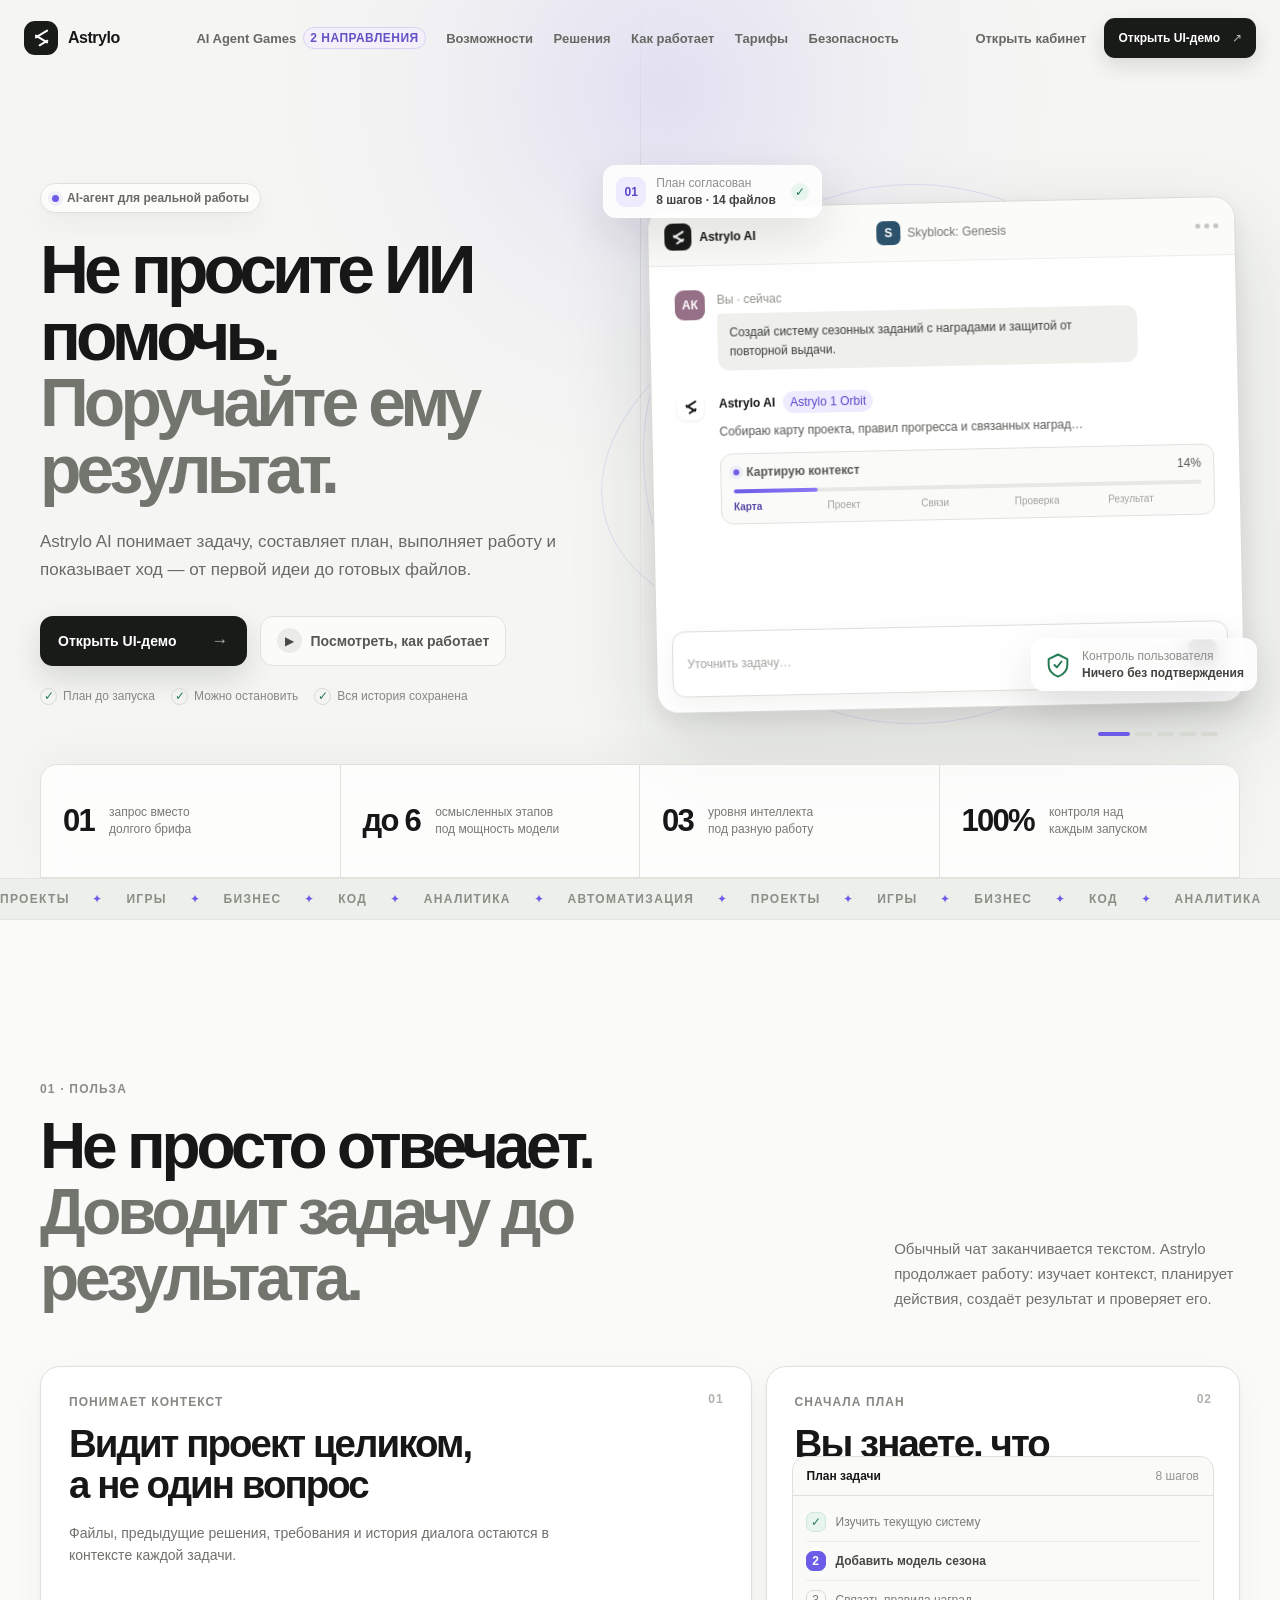
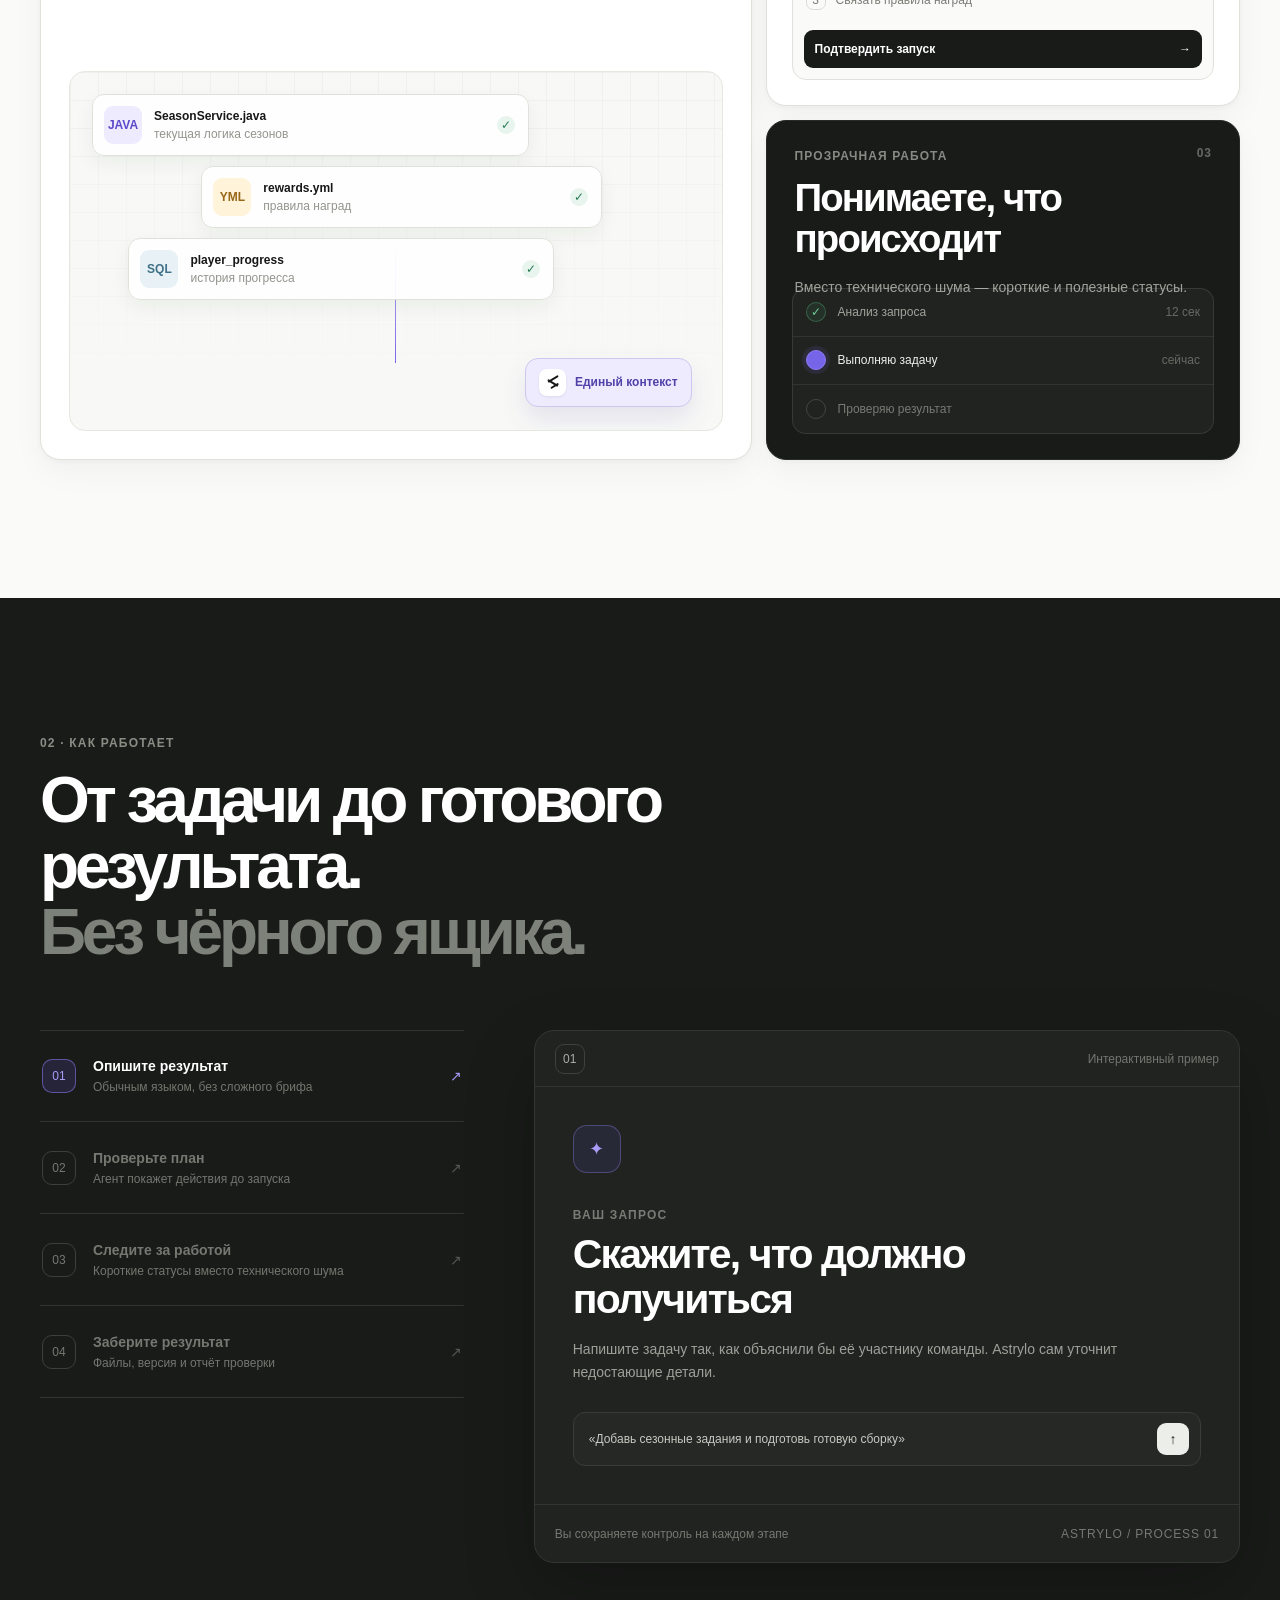
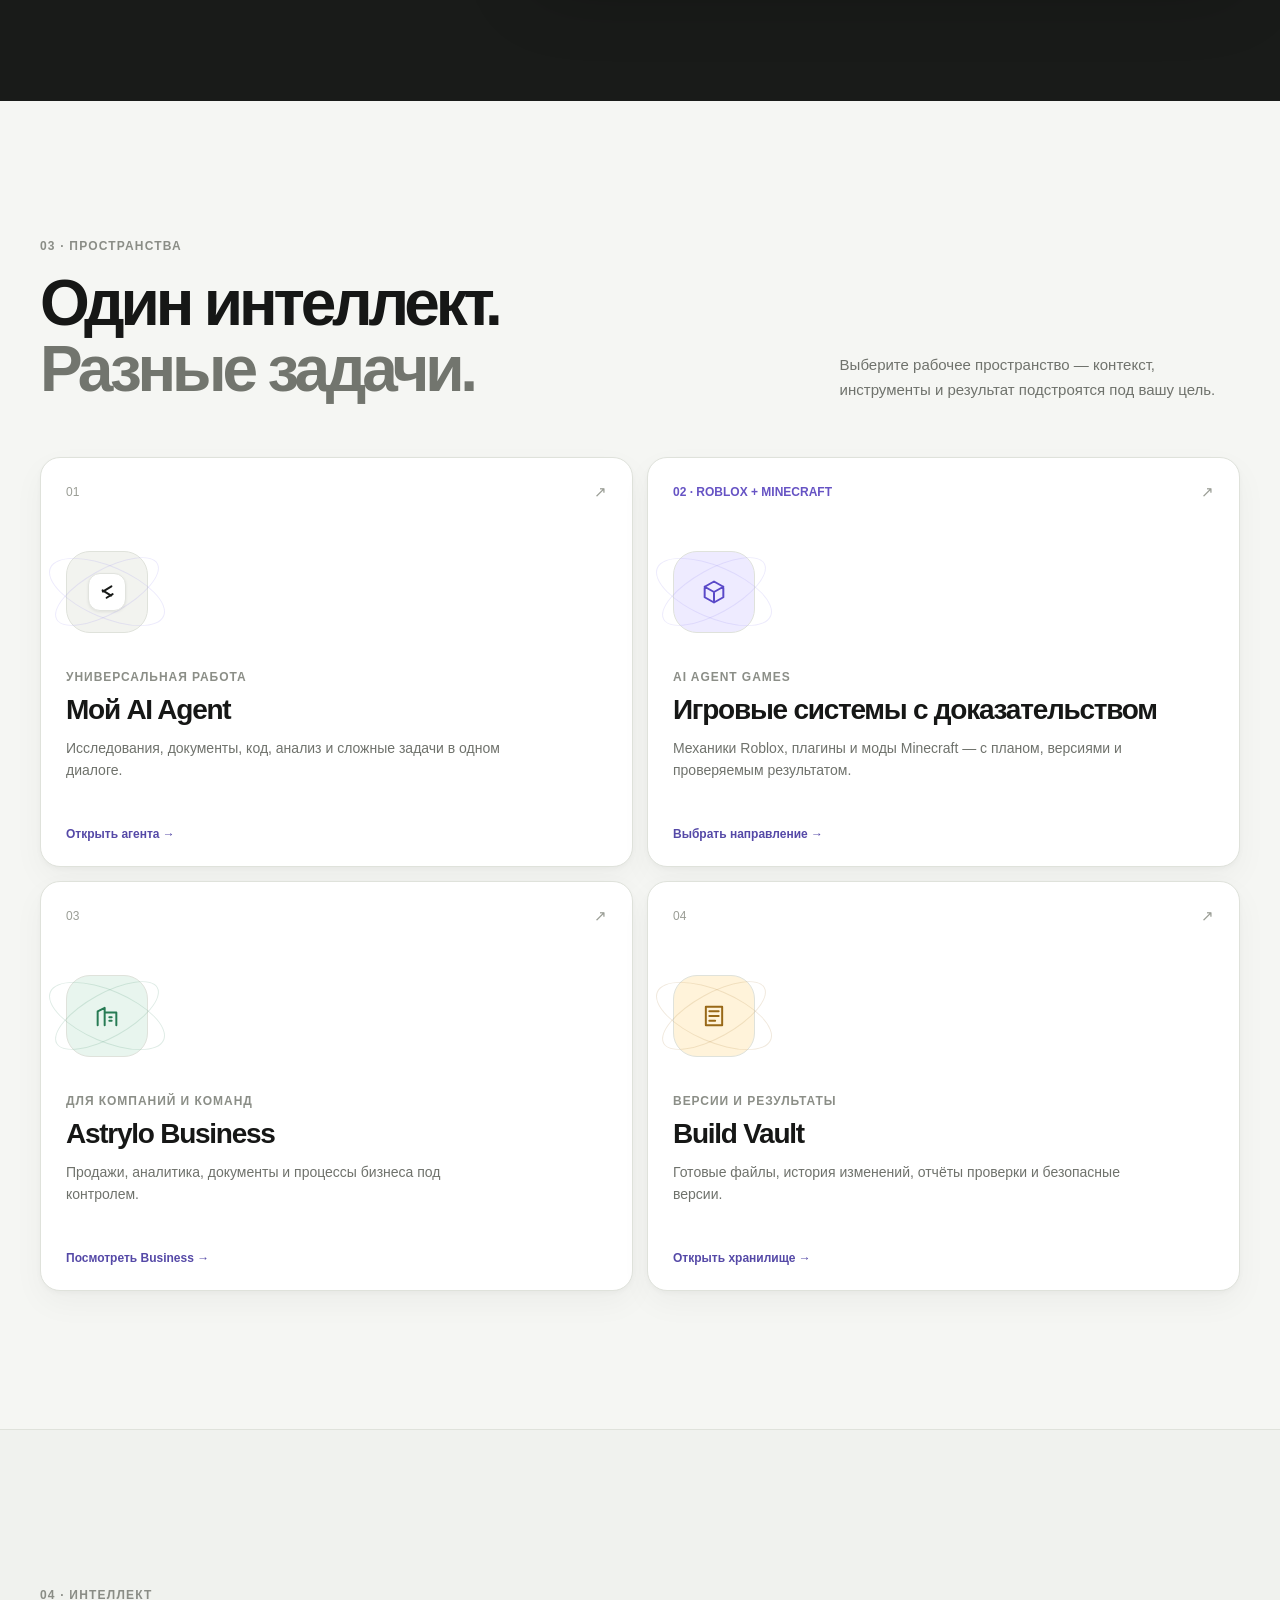
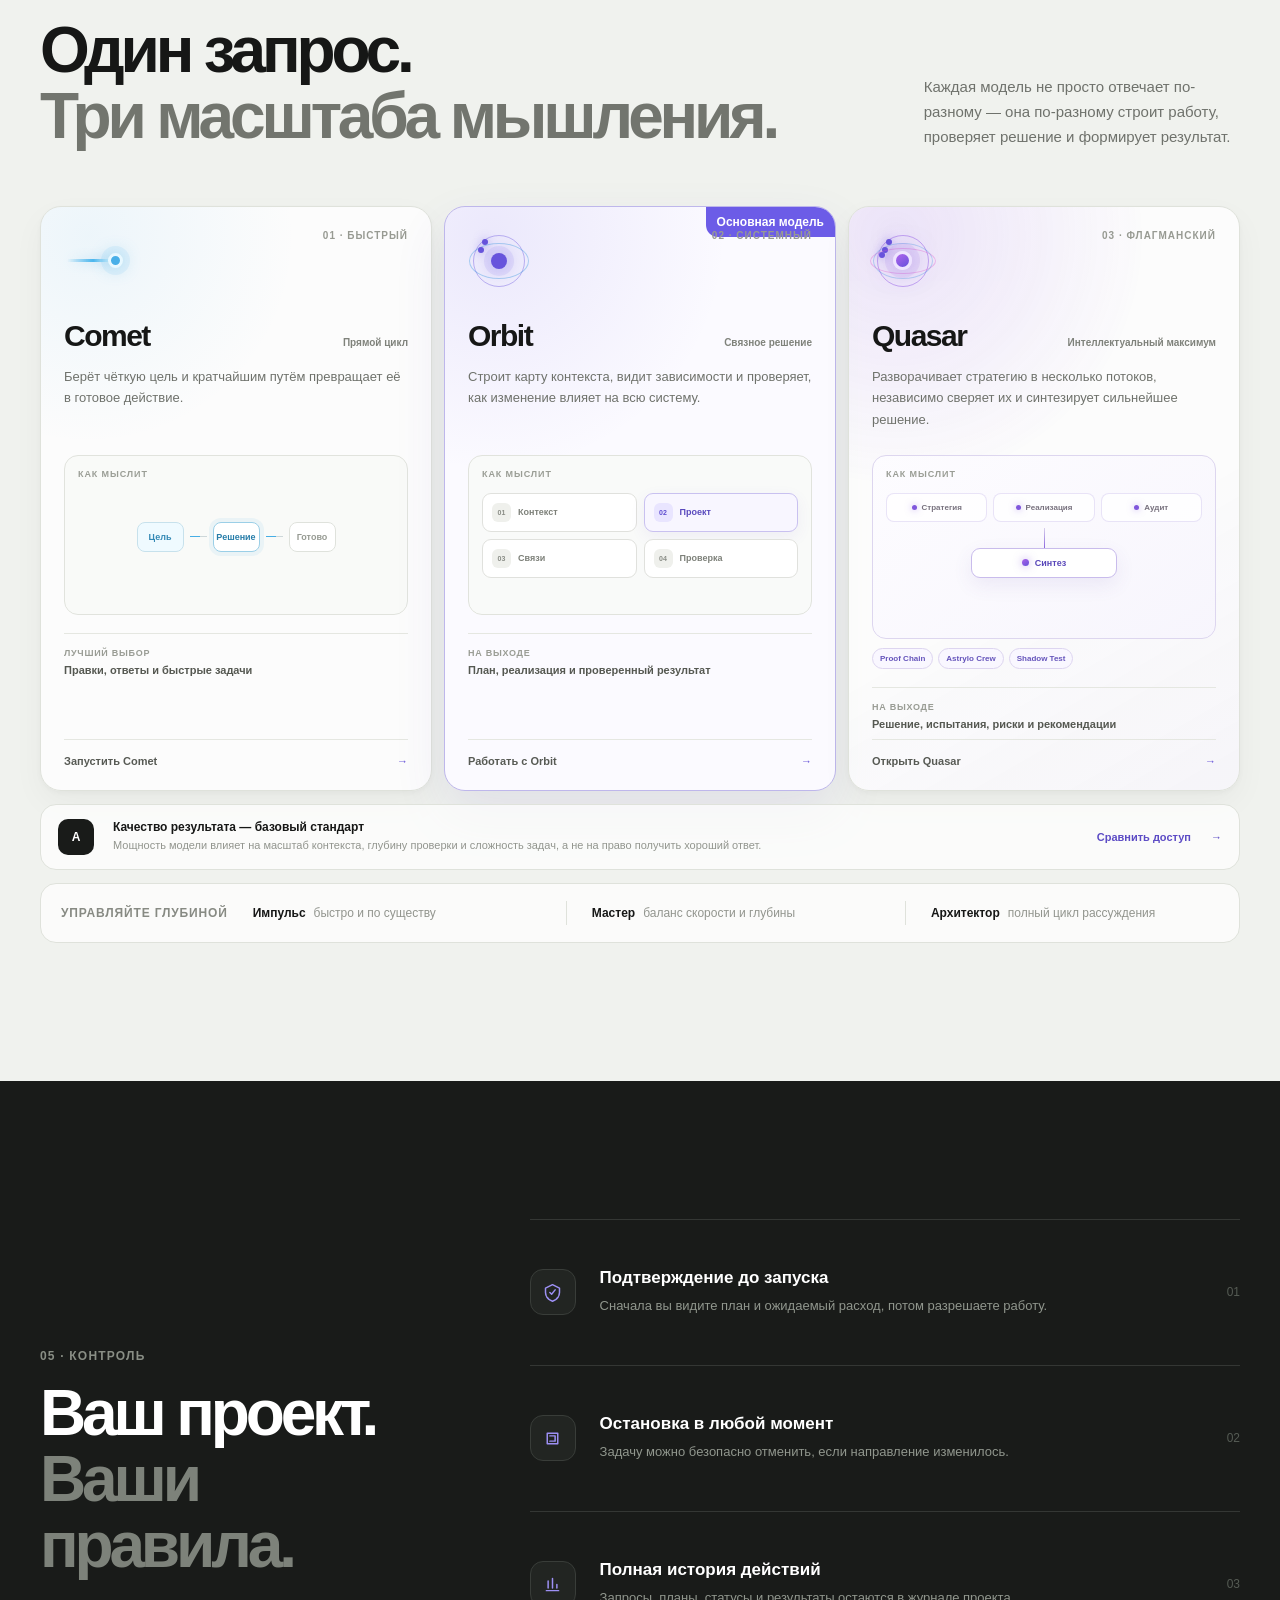
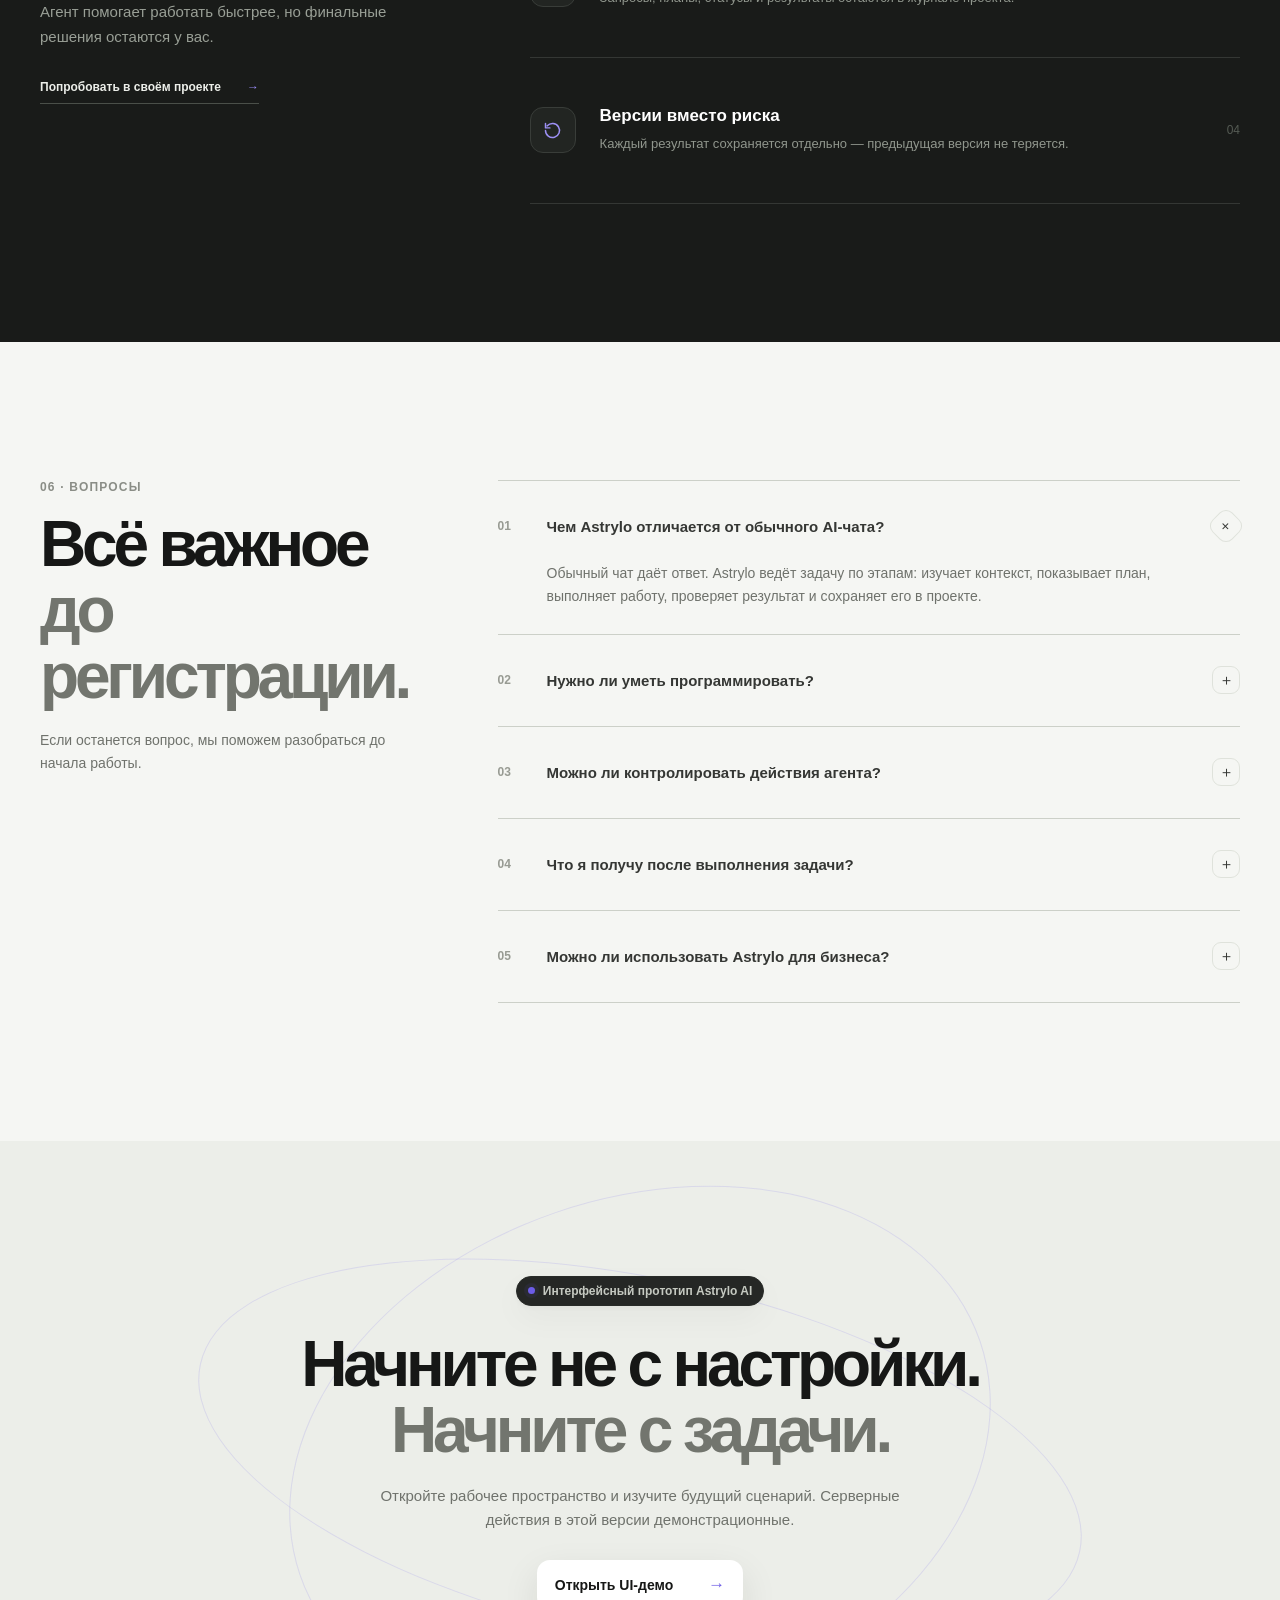
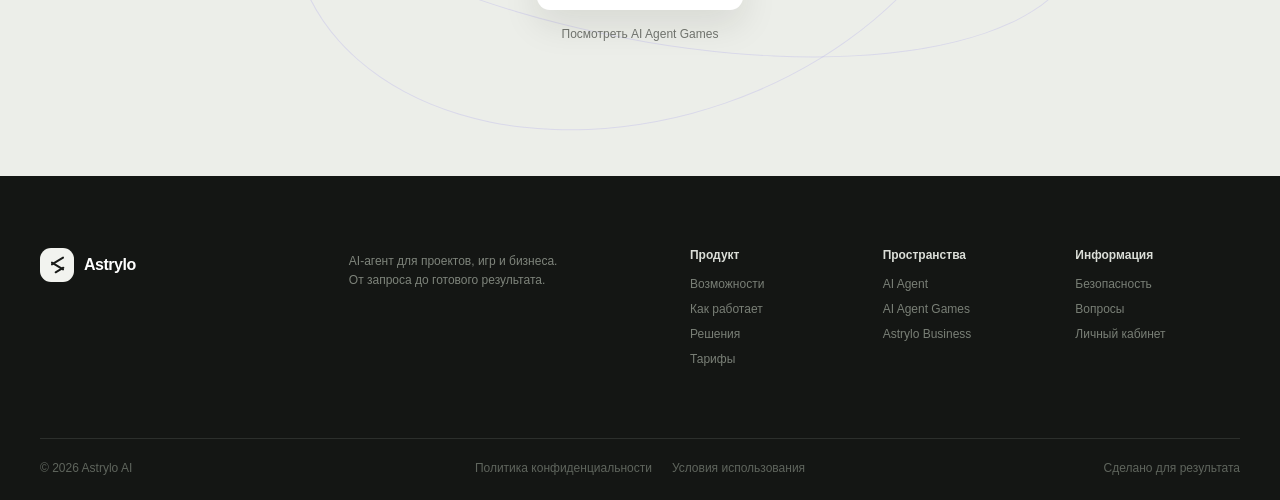
<file: index.html>
<!doctype html>
<html lang="ru">
<head>
  <meta charset="utf-8">
  <meta name="viewport" content="width=device-width, initial-scale=1">
  <meta name="description" content="Astrylo AI превращает запрос в план, выполненную задачу и готовый результат — для проектов, игр и бизнеса.">
  <meta name="theme-color" content="#f5f6f3">
  <title>Astrylo AI — поручайте результат</title>
  <link rel="icon" href="favicon.svg" type="image/svg+xml">
  <link rel="stylesheet" href="landing.css?v=20260909-astrylo-rc1">
</head>
<body>
  <a class="skip-link" href="#main-content">К основному содержимому</a>
  <header class="site-header" id="site-header">
    <div class="header-inner">
      <a class="wordmark" href="#top" aria-label="Astrylo AI — главная">
        <span class="brand-symbol"><i></i></span><span>Astrylo</span>
      </a>
      <nav class="desktop-nav" aria-label="Навигация по странице">
        <a class="nav-games-link" href="games.html">AI Agent Games <span>2 направления</span></a>
        <a href="#benefits">Возможности</a>
        <a href="#solutions">Решения</a>
        <a href="#how">Как работает</a>
        <a href="pricing.html">Тарифы</a>
        <a href="#trust">Безопасность</a>
      </nav>
      <div class="header-actions">
        <a class="login-link" href="app.html#agent">Открыть кабинет</a>
        <a class="header-cta" href="app.html#agent">Открыть UI-демо <span>↗</span></a>
        <button class="menu-button" id="menu-button" type="button" aria-label="Открыть меню" aria-controls="mobile-nav" aria-expanded="false"><span></span><span></span></button>
      </div>
    </div>
    <div class="mobile-nav" id="mobile-nav">
      <a class="nav-games-link" href="games.html">AI Agent Games <span>Roblox + Minecraft</span></a><a href="#benefits">Возможности</a><a href="#solutions">Решения</a><a href="#how">Как работает</a><a href="pricing.html">Тарифы</a><a href="#trust">Безопасность</a><a href="app.html#agent">Открыть UI-демо</a>
    </div>
  </header>

  <main id="main-content">
    <section class="hero" id="top">
      <div class="hero-glow" aria-hidden="true"></div>
      <div class="hero-grid container">
        <div class="hero-copy reveal">
          <span class="hero-kicker"><i></i>AI-агент для реальной работы</span>
          <h1>Не просите ИИ помочь.<br><em>Поручайте ему результат.</em></h1>
          <p>Astrylo AI понимает задачу, составляет план, выполняет работу и показывает ход — от первой идеи до готовых файлов.</p>
          <div class="hero-actions">
            <a class="primary-cta" href="app.html#agent">Открыть UI-демо <span>→</span></a>
            <a class="secondary-cta" href="#how"><span class="play-icon">▶</span>Посмотреть, как работает</a>
          </div>
          <div class="hero-assurances"><span><i>✓</i>План до запуска</span><span><i>✓</i>Можно остановить</span><span><i>✓</i>Вся история сохранена</span></div>
        </div>

        <div class="hero-visual reveal" aria-label="Демонстрация работы Astrylo AI">
          <div class="visual-orbit orbit-one"></div><div class="visual-orbit orbit-two"></div>
          <div class="demo-window">
            <div class="demo-topbar"><div class="demo-brand"><span class="mini-z"><i></i></span><b>Astrylo AI</b></div><div class="demo-project"><span>S</span>Skyblock: Genesis</div><div class="window-actions"><i></i><i></i><i></i></div></div>
            <div class="demo-content">
              <div class="demo-user"><span>АК</span><div><small>Вы · сейчас</small><p>Создай систему сезонных заданий с наградами и защитой от повторной выдачи.</p></div></div>
              <div class="demo-agent"><span class="mini-z light"><i></i></span><div class="demo-agent-body"><div class="demo-agent-head"><b>Astrylo AI</b><span>Astrylo 1 Orbit</span></div><p id="demo-copy">Собираю карту проекта, правил прогресса и связанных наград…</p><div class="demo-progress-card"><div><span><i></i><b id="demo-status">Картирую контекст</b></span><em id="demo-percent">14%</em></div><div class="demo-progress"><i id="demo-bar"></i></div><div class="demo-stages"><span class="active">Карта</span><span>Проект</span><span>Связи</span><span>Проверка</span><span>Результат</span></div></div></div></div>
              <div class="demo-result" id="demo-result"><span><svg viewBox="0 0 24 24"><path d="M5 4h14v16H5zM8 8h8M8 12h8M8 16h5"/></svg></span><div><small>Результат задачи</small><b>season-system.zip</b></div><em>Готово</em></div>
            </div>
            <div class="demo-composer" aria-hidden="true"><span>Уточнить задачу…</span><div><span class="demo-chip">Orbit</span><span class="demo-chip">Мастер</span><i>↑</i></div></div>
          </div>
          <div class="floating-note note-plan"><span>01</span><div><small>План согласован</small><b>8 шагов · 14 файлов</b></div><i>✓</i></div>
          <div class="floating-note note-safe"><svg viewBox="0 0 24 24"><path d="M12 3 20 7v5c0 5-3 8-8 10-5-2-8-5-8-10V7zM9 12l2 2 4-5"/></svg><div><small>Контроль пользователя</small><b>Ничего без подтверждения</b></div></div>
          <div class="demo-controls" aria-label="Этапы демонстрации"><button class="active" type="button" data-demo-step="0" aria-label="Карта контекста"></button><button type="button" data-demo-step="1" aria-label="Проектирование"></button><button type="button" data-demo-step="2" aria-label="Связывание"></button><button type="button" data-demo-step="3" aria-label="Проверка системы"></button><button type="button" data-demo-step="4" aria-label="Результат"></button></div>
        </div>
      </div>

      <div class="proof-strip container reveal">
        <article><strong>01</strong><span>запрос вместо<br>долгого брифа</span></article>
        <article><strong>до 6</strong><span>осмысленных этапов<br>под мощность модели</span></article>
        <article><strong>03</strong><span>уровня интеллекта<br>под разную работу</span></article>
        <article><strong>100%</strong><span>контроля над<br>каждым запуском</span></article>
      </div>
    </section>

    <div class="capability-ticker" aria-hidden="true"><div>ПРОЕКТЫ <i>✦</i> ИГРЫ <i>✦</i> БИЗНЕС <i>✦</i> КОД <i>✦</i> АНАЛИТИКА <i>✦</i> АВТОМАТИЗАЦИЯ <i>✦</i> ПРОЕКТЫ <i>✦</i> ИГРЫ <i>✦</i> БИЗНЕС <i>✦</i> КОД <i>✦</i> АНАЛИТИКА <i>✦</i> АВТОМАТИЗАЦИЯ <i>✦</i></div></div>

    <section class="benefits section-space" id="benefits">
      <div class="container">
        <div class="section-intro reveal"><span class="section-index">01 · Польза</span><h2>Не просто отвечает.<br><em>Доводит задачу до результата.</em></h2><p>Обычный чат заканчивается текстом. Astrylo продолжает работу: изучает контекст, планирует действия, создаёт результат и проверяет его.</p></div>
        <div class="benefit-grid">
          <article class="benefit-card benefit-large reveal">
            <div class="card-number">01</div><span class="benefit-label">Понимает контекст</span><h3>Видит проект целиком,<br>а не один вопрос</h3><p>Файлы, предыдущие решения, требования и история диалога остаются в контексте каждой задачи.</p>
            <div class="context-visual"><div class="context-file active"><span>JAVA</span><div><b>SeasonService.java</b><small>текущая логика сезонов</small></div><i>✓</i></div><div class="context-file"><span>YML</span><div><b>rewards.yml</b><small>правила наград</small></div><i>✓</i></div><div class="context-file"><span>SQL</span><div><b>player_progress</b><small>история прогресса</small></div><i>✓</i></div><div class="context-line"></div><div class="context-core"><span class="mini-z light"><i></i></span><b>Единый контекст</b></div></div>
          </article>
          <article class="benefit-card reveal">
            <div class="card-number">02</div><span class="benefit-label">Сначала план</span><h3>Вы знаете, что изменится</h3><p>До начала работы видны этапы, ожидаемый результат и расход лимита.</p>
            <div class="plan-visual"><div><span>План задачи</span><em>8 шагов</em></div><ol><li class="done"><i>✓</i><span>Изучить текущую систему</span></li><li class="active"><i>2</i><span>Добавить модель сезона</span></li><li><i>3</i><span>Связать правила наград</span></li></ol><div class="plan-action" aria-hidden="true">Подтвердить запуск <span>→</span></div></div>
          </article>
          <article class="benefit-card benefit-dark reveal">
            <div class="card-number">03</div><span class="benefit-label">Прозрачная работа</span><h3>Понимаете, что происходит</h3><p>Вместо технического шума — короткие и полезные статусы.</p>
            <div class="status-stack"><span class="complete"><i>✓</i>Анализ запроса<time>12 сек</time></span><span class="current"><i></i>Выполняю задачу<time>сейчас</time></span><span><i></i>Проверяю результат</span></div>
          </article>
        </div>
      </div>
    </section>

    <section class="workflow-section" id="how">
      <div class="container">
        <div class="workflow-heading reveal"><span class="section-index light">02 · Как работает</span><h2>От задачи до готового результата.<br><em>Без чёрного ящика.</em></h2></div>
        <div class="workflow-layout reveal">
          <div class="workflow-steps" role="tablist" aria-label="Этапы работы Astrylo AI">
            <button class="active" id="flow-tab-0" type="button" role="tab" aria-selected="true" aria-controls="flow-panel" tabindex="0" data-flow-step="0"><span>01</span><div><b>Опишите результат</b><small>Обычным языком, без сложного брифа</small></div><i>↗</i></button>
            <button id="flow-tab-1" type="button" role="tab" aria-selected="false" aria-controls="flow-panel" tabindex="-1" data-flow-step="1"><span>02</span><div><b>Проверьте план</b><small>Агент покажет действия до запуска</small></div><i>↗</i></button>
            <button id="flow-tab-2" type="button" role="tab" aria-selected="false" aria-controls="flow-panel" tabindex="-1" data-flow-step="2"><span>03</span><div><b>Следите за работой</b><small>Короткие статусы вместо технического шума</small></div><i>↗</i></button>
            <button id="flow-tab-3" type="button" role="tab" aria-selected="false" aria-controls="flow-panel" tabindex="-1" data-flow-step="3"><span>04</span><div><b>Заберите результат</b><small>Файлы, версия и отчёт проверки</small></div><i>↗</i></button>
          </div>
          <div class="workflow-preview" id="flow-panel" role="tabpanel" aria-labelledby="flow-tab-0" aria-live="polite">
            <div class="workflow-preview-top"><span id="flow-number">01</span><em>Интерактивный пример</em></div>
            <div class="workflow-preview-body"><span class="flow-icon" id="flow-icon">✦</span><small id="flow-kicker">Ваш запрос</small><h3 id="flow-title">Скажите, что должно получиться</h3><p id="flow-copy">Напишите задачу так, как объяснили бы её участнику команды. Astrylo сам уточнит недостающие детали.</p><div class="flow-example" id="flow-example"><span>«Добавь сезонные задания и подготовь готовую сборку»</span><i>↑</i></div></div>
            <div class="workflow-preview-footer"><span>Вы сохраняете контроль на каждом этапе</span><i>astrylo / process 01</i></div>
          </div>
        </div>
      </div>
    </section>

    <section class="solutions section-space" id="solutions">
      <div class="container">
        <div class="section-intro split reveal"><div><span class="section-index">03 · Пространства</span><h2>Один интеллект.<br><em>Разные задачи.</em></h2></div><p>Выберите рабочее пространство — контекст, инструменты и результат подстроятся под вашу цель.</p></div>
        <div class="solution-grid">
          <a class="solution-card agent-solution reveal" href="app.html#agent"><div class="solution-top"><span>01</span><i>↗</i></div><div class="solution-icon"><span class="mini-z light"><i></i></span></div><div><small>Универсальная работа</small><h3>Мой AI Agent</h3><p>Исследования, документы, код, анализ и сложные задачи в одном диалоге.</p></div><em>Открыть агента →</em></a>
          <a class="solution-card games-solution reveal" href="games.html"><div class="solution-top"><span>02 · ROBLOX + MINECRAFT</span><i>↗</i></div><div class="solution-icon"><svg viewBox="0 0 24 24"><path d="m12 3 8 4.5v9L12 21l-8-4.5v-9zM4 7.5l8 4.5 8-4.5M12 12v9"/></svg></div><div><small>AI Agent Games</small><h3>Игровые системы с доказательством</h3><p>Механики Roblox, плагины и моды Minecraft — с планом, версиями и проверяемым результатом.</p></div><em>Выбрать направление →</em></a>
          <a class="solution-card business-solution reveal" href="app.html#business"><div class="solution-top"><span>03</span><i>↗</i></div><div class="solution-icon"><svg viewBox="0 0 24 24"><path d="M4 20V8l6-3v15M10 9h10v11M14 13h2M14 16h2"/></svg></div><div><small>Для компаний и команд</small><h3>Astrylo Business</h3><p>Продажи, аналитика, документы и процессы бизнеса под контролем.</p></div><em>Посмотреть Business →</em></a>
          <a class="solution-card vault-solution reveal" href="app.html#vault"><div class="solution-top"><span>04</span><i>↗</i></div><div class="solution-icon"><svg viewBox="0 0 24 24"><path d="M5 4h14v16H5zM8 8h8M8 12h8M8 16h5"/></svg></div><div><small>Версии и результаты</small><h3>Build Vault</h3><p>Готовые файлы, история изменений, отчёты проверки и безопасные версии.</p></div><em>Открыть хранилище →</em></a>
        </div>
      </div>
    </section>

    <section class="models-section section-space" id="models">
      <div class="container">
        <div class="models-heading reveal"><span class="section-index">04 · Интеллект</span><h2>Один запрос.<br><em>Три масштаба мышления.</em></h2><p>Каждая модель не просто отвечает по-разному — она по-разному строит работу, проверяет решение и формирует результат.</p></div>
        <div class="model-grid">
          <article class="model-card comet-model reveal">
            <div class="model-card-head"><div class="landing-model-visual comet-engine" aria-hidden="true"><i></i><b></b></div><span class="model-index">01 · Быстрый</span></div>
            <div class="model-title"><h3>Comet</h3><span>Прямой цикл</span></div>
            <p>Берёт чёткую цель и кратчайшим путём превращает её в готовое действие.</p>
            <div class="model-process comet-process"><span class="process-label">Как мыслит</span><div class="direct-path"><i class="done">Цель</i><b></b><i class="active">Решение</i><b></b><i>Готово</i></div></div>
            <div class="model-result"><small>Лучший выбор</small><strong>Правки, ответы и быстрые задачи</strong></div>
            <a href="app.html#agent">Запустить Comet <i>→</i></a>
          </article>
          <article class="model-card orbit-model featured reveal">
            <div class="recommended">Основная модель</div>
            <div class="model-card-head"><div class="landing-model-visual orbit-engine" aria-hidden="true"><i></i><i></i><b></b></div><span class="model-index">02 · Системный</span></div>
            <div class="model-title"><h3>Orbit</h3><span>Связное решение</span></div>
            <p>Строит карту контекста, видит зависимости и проверяет, как изменение влияет на всю систему.</p>
            <div class="model-process orbit-process"><span class="process-label">Как мыслит</span><div class="orbit-map"><span><i>01</i>Контекст</span><span class="active"><i>02</i>Проект</span><span><i>03</i>Связи</span><span><i>04</i>Проверка</span><b aria-hidden="true"></b></div></div>
            <div class="model-result"><small>На выходе</small><strong>План, реализация и проверенный результат</strong></div>
            <a href="app.html#agent">Работать с Orbit <i>→</i></a>
          </article>
          <article class="model-card quasar-model reveal">
            <div class="model-card-head"><div class="landing-model-visual quasar-engine" aria-hidden="true"><i></i><i></i><i></i><b></b></div><span class="model-index">03 · Флагманский</span></div>
            <div class="model-title"><h3>Quasar</h3><span>Интеллектуальный максимум</span></div>
            <p>Разворачивает стратегию в несколько потоков, независимо сверяет их и синтезирует сильнейшее решение.</p>
            <div class="model-process quasar-process"><span class="process-label">Как мыслит</span><div class="quasar-map"><span><i></i>Стратегия</span><span><i></i>Реализация</span><span><i></i>Аудит</span><b><i></i>Синтез</b></div></div>
            <div class="model-proof"><span>Proof Chain</span><span>Astrylo Crew</span><span>Shadow Test</span></div>
            <div class="model-result"><small>На выходе</small><strong>Решение, испытания, риски и рекомендации</strong></div>
            <a href="app.html#agent">Открыть Quasar <i>→</i></a>
          </article>
        </div>
        <div class="model-principle reveal"><span class="principle-mark">A</span><div><b>Качество результата — базовый стандарт</b><small>Мощность модели влияет на масштаб контекста, глубину проверки и сложность задач, а не на право получить хороший ответ.</small></div><a href="pricing.html">Сравнить доступ <i>→</i></a></div>
        <div class="mode-strip reveal"><span>Управляйте глубиной</span><div><b>Импульс</b><small>быстро и по существу</small></div><i></i><div><b>Мастер</b><small>баланс скорости и глубины</small></div><i></i><div><b>Архитектор</b><small>полный цикл рассуждения</small></div></div>
      </div>
    </section>

    <section class="trust-section" id="trust">
      <div class="container trust-grid">
        <div class="trust-copy reveal"><span class="section-index light">05 · Контроль</span><h2>Ваш проект.<br><em>Ваши правила.</em></h2><p>Агент помогает работать быстрее, но финальные решения остаются у вас.</p><a href="app.html#agent">Попробовать в своём проекте <span>→</span></a></div>
        <div class="trust-list reveal">
          <article><span><svg viewBox="0 0 24 24"><path d="M12 3 20 7v5c0 5-3 8-8 10-5-2-8-5-8-10V7zM9 12l2 2 4-5"/></svg></span><div><h3>Подтверждение до запуска</h3><p>Сначала вы видите план и ожидаемый расход, потом разрешаете работу.</p></div><i>01</i></article>
          <article><span><svg viewBox="0 0 24 24"><path d="M6 6h12v12H6zM9 9h6v6H9"/></svg></span><div><h3>Остановка в любой момент</h3><p>Задачу можно безопасно отменить, если направление изменилось.</p></div><i>02</i></article>
          <article><span><svg viewBox="0 0 24 24"><path d="M5 19h14M7 16V8M12 16V5M17 16v-4"/></svg></span><div><h3>Полная история действий</h3><p>Запросы, планы, статусы и результаты остаются в журнале проекта.</p></div><i>03</i></article>
          <article><span><svg viewBox="0 0 24 24"><path d="M4 12a8 8 0 1 0 2-5.3M4 4v5h5"/></svg></span><div><h3>Версии вместо риска</h3><p>Каждый результат сохраняется отдельно — предыдущая версия не теряется.</p></div><i>04</i></article>
        </div>
      </div>
    </section>

    <section class="faq-section section-space" id="faq">
      <div class="container faq-grid">
        <div class="faq-heading reveal"><span class="section-index">06 · Вопросы</span><h2>Всё важное<br><em>до регистрации.</em></h2><p>Если останется вопрос, мы поможем разобраться до начала работы.</p></div>
        <div class="faq-list reveal">
          <details open><summary><span>01</span>Чем Astrylo отличается от обычного AI-чата?<i>＋</i></summary><p>Обычный чат даёт ответ. Astrylo ведёт задачу по этапам: изучает контекст, показывает план, выполняет работу, проверяет результат и сохраняет его в проекте.</p></details>
          <details><summary><span>02</span>Нужно ли уметь программировать?<i>＋</i></summary><p>Нет. Опишите желаемый результат обычным языком. Агент задаст уточняющие вопросы и покажет понятный план до начала выполнения.</p></details>
          <details><summary><span>03</span>Можно ли контролировать действия агента?<i>＋</i></summary><p>Да. Вы подтверждаете план, видите основные этапы работы, можете остановить задачу и проверить все изменения перед использованием результата.</p></details>
          <details><summary><span>04</span>Что я получу после выполнения задачи?<i>＋</i></summary><p>Это зависит от задачи: готовые исходники, ZIP или JAR, документ, исследование, отчёт проверки либо структурированный план дальнейшей работы.</p></details>
          <details><summary><span>05</span>Можно ли использовать Astrylo для бизнеса?<i>＋</i></summary><p>Да. Astrylo Business предназначен для продаж, документов, аналитики, поддержки, внутренних процессов и других задач компаний.</p></details>
        </div>
      </div>
    </section>

    <section class="final-cta">
      <div class="cta-orbit orbit-left" aria-hidden="true"></div><div class="cta-orbit orbit-right" aria-hidden="true"></div>
      <div class="container final-cta-inner reveal"><span class="hero-kicker dark"><i></i>Интерфейсный прототип Astrylo AI</span><h2>Начните не с настройки.<br><em>Начните с задачи.</em></h2><p>Откройте рабочее пространство и изучите будущий сценарий. Серверные действия в этой версии демонстрационные.</p><div><a class="primary-cta light" href="app.html#agent">Открыть UI-демо <span>→</span></a><a class="cta-login" href="games.html">Посмотреть AI Agent Games</a></div></div>
    </section>
  </main>

  <footer class="site-footer">
    <div class="container footer-top"><a class="wordmark footer-brand" href="#top"><span class="brand-symbol"><i></i></span><span>Astrylo</span></a><p>AI-агент для проектов, игр и бизнеса.<br>От запроса до готового результата.</p><div class="footer-links"><div><b>Продукт</b><a href="#benefits">Возможности</a><a href="#how">Как работает</a><a href="#solutions">Решения</a><a href="pricing.html">Тарифы</a></div><div><b>Пространства</b><a href="app.html#agent">AI Agent</a><a href="games.html">AI Agent Games</a><a href="app.html#business">Astrylo Business</a></div><div><b>Информация</b><a href="#trust">Безопасность</a><a href="#faq">Вопросы</a><a href="app.html#agent">Личный кабинет</a></div></div></div>
    <div class="container footer-bottom"><span>© 2026 Astrylo AI</span><div><a href="legal.html#privacy">Политика конфиденциальности</a><a href="legal.html#terms">Условия использования</a></div><span>Сделано для результата</span></div>
  </footer>

  <script>
    const demoSteps = [
      { status: 'Картирую контекст', percent: 14, copy: 'Собираю карту проекта, правил прогресса и связанных наград…', stage: 0 },
      { status: 'Проектирую решение', percent: 32, copy: 'Выстраиваю архитектуру сезона и безопасный маршрут изменений…', stage: 1 },
      { status: 'Связываю изменения', percent: 61, copy: 'Соединяю цели, серии, награды и защиту повторной выдачи…', stage: 2 },
      { status: 'Проверяю систему', percent: 84, copy: 'Проверяю сценарии игрока, границы сезона и обратную совместимость…', stage: 3 },
      { status: 'Упаковываю результат', percent: 100, copy: 'Система проверена. Файлы и отчёт сохранены в Build Vault.', stage: 4 }
    ];
    let demoIndex = 0;
    let demoTimer;
    function setDemoStep(index) {
      demoIndex = index;
      const step = demoSteps[index];
      document.querySelector('#demo-status').textContent = step.status;
      document.querySelector('#demo-percent').textContent = step.percent + '%';
      document.querySelector('#demo-copy').textContent = step.copy;
      document.querySelector('#demo-bar').style.width = step.percent + '%';
      document.querySelectorAll('.demo-stages span').forEach(function (item, itemIndex) { item.classList.toggle('active', itemIndex <= step.stage); });
      document.querySelectorAll('[data-demo-step]').forEach(function (button, buttonIndex) { button.classList.toggle('active', buttonIndex === index); });
      document.querySelector('#demo-result').classList.toggle('visible', index === demoSteps.length - 1);
    }
    function restartDemo() {
      window.clearInterval(demoTimer);
      if (!window.matchMedia('(prefers-reduced-motion: reduce)').matches) demoTimer = window.setInterval(function () { setDemoStep((demoIndex + 1) % demoSteps.length); }, 3200);
    }
    document.querySelectorAll('[data-demo-step]').forEach(function (button) { button.addEventListener('click', function () { setDemoStep(Number(button.dataset.demoStep)); restartDemo(); }); });
    restartDemo();

    const flowSteps = [
      { number: '01', icon: '✦', kicker: 'Ваш запрос', title: 'Скажите, что должно получиться', copy: 'Напишите задачу так, как объяснили бы её участнику команды. Astrylo сам уточнит недостающие детали.', example: '«Добавь сезонные задания и подготовь готовую сборку»' },
      { number: '02', icon: '≡', kicker: 'План задачи', title: 'Проверьте подход до запуска', copy: 'Агент покажет этапы, затрагиваемые части проекта, ожидаемый результат и расход доступного лимита.', example: '8 шагов · 14 файлов · можно изменить до запуска' },
      { number: '03', icon: '◌', kicker: 'Ход выполнения', title: 'Видите главное, пока агент работает', copy: 'Короткие статусы объясняют текущий этап. При необходимости задачу можно остановить без потери проекта.', example: 'Анализирую → выполняю → проверяю' },
      { number: '04', icon: '✓', kicker: 'Готовый результат', title: 'Получите то, что можно использовать', copy: 'Файлы, исходники, сборка и отчёт проверки сохраняются как новая версия — всё готово к просмотру или скачиванию.', example: 'season-system.zip · версия 12 · проверено' }
    ];
    const flowButtons = Array.from(document.querySelectorAll('[data-flow-step]'));
    function selectFlow(button) {
        const index = Number(button.dataset.flowStep);
        const step = flowSteps[index];
        flowButtons.forEach(function (item) { const selected = item === button; item.classList.toggle('active', selected); item.setAttribute('aria-selected', String(selected)); item.tabIndex = selected ? 0 : -1; });
        document.querySelector('#flow-panel').setAttribute('aria-labelledby', button.id);
        document.querySelector('#flow-number').textContent = step.number;
        document.querySelector('#flow-icon').textContent = step.icon;
        document.querySelector('#flow-kicker').textContent = step.kicker;
        document.querySelector('#flow-title').textContent = step.title;
        document.querySelector('#flow-copy').textContent = step.copy;
        document.querySelector('#flow-example span').textContent = step.example;
    }
    flowButtons.forEach(function (button, index) {
      button.addEventListener('click', function () { selectFlow(button); });
      button.addEventListener('keydown', function (event) { if (!['ArrowDown','ArrowUp','ArrowRight','ArrowLeft','Home','End'].includes(event.key)) return; event.preventDefault(); const next = event.key === 'Home' ? 0 : event.key === 'End' ? flowButtons.length - 1 : (index + (event.key === 'ArrowUp' || event.key === 'ArrowLeft' ? -1 : 1) + flowButtons.length) % flowButtons.length; selectFlow(flowButtons[next]); flowButtons[next].focus(); });
    });

    const menuButton = document.querySelector('#menu-button');
    const mobileNav = document.querySelector('#mobile-nav');
    menuButton.addEventListener('click', function () { const open = mobileNav.classList.toggle('open'); menuButton.classList.toggle('open', open); menuButton.setAttribute('aria-expanded', String(open)); });
    mobileNav.querySelectorAll('a').forEach(function (link) { link.addEventListener('click', function () { mobileNav.classList.remove('open'); menuButton.classList.remove('open'); menuButton.setAttribute('aria-expanded', 'false'); }); });
    document.addEventListener('keydown', function (event) { if (event.key === 'Escape') { mobileNav.classList.remove('open'); menuButton.classList.remove('open'); menuButton.setAttribute('aria-expanded', 'false'); } });
    const siteHeader = document.querySelector('#site-header');
    function updateHeader() { siteHeader.classList.toggle('scrolled', window.scrollY > 18); }
    window.addEventListener('scroll', updateHeader, { passive: true });
    updateHeader();

    const revealItems = document.querySelectorAll('.reveal');
    if ('IntersectionObserver' in window && !window.matchMedia('(prefers-reduced-motion: reduce)').matches) {
      const observer = new IntersectionObserver(function (entries) { entries.forEach(function (entry) { if (entry.isIntersecting) { entry.target.classList.add('visible'); observer.unobserve(entry.target); } }); }, { threshold: .12 });
      revealItems.forEach(function (element) { observer.observe(element); });
    } else {
      revealItems.forEach(function (element) { element.classList.add('visible'); });
    }

    document.querySelectorAll('.faq-list details').forEach(function (item) {
      item.addEventListener('toggle', function () {
        if (!item.open) return;
        document.querySelectorAll('.faq-list details').forEach(function (other) { if (other !== item) other.open = false; });
      });
    });
  </script>
</body>
</html>
</file>
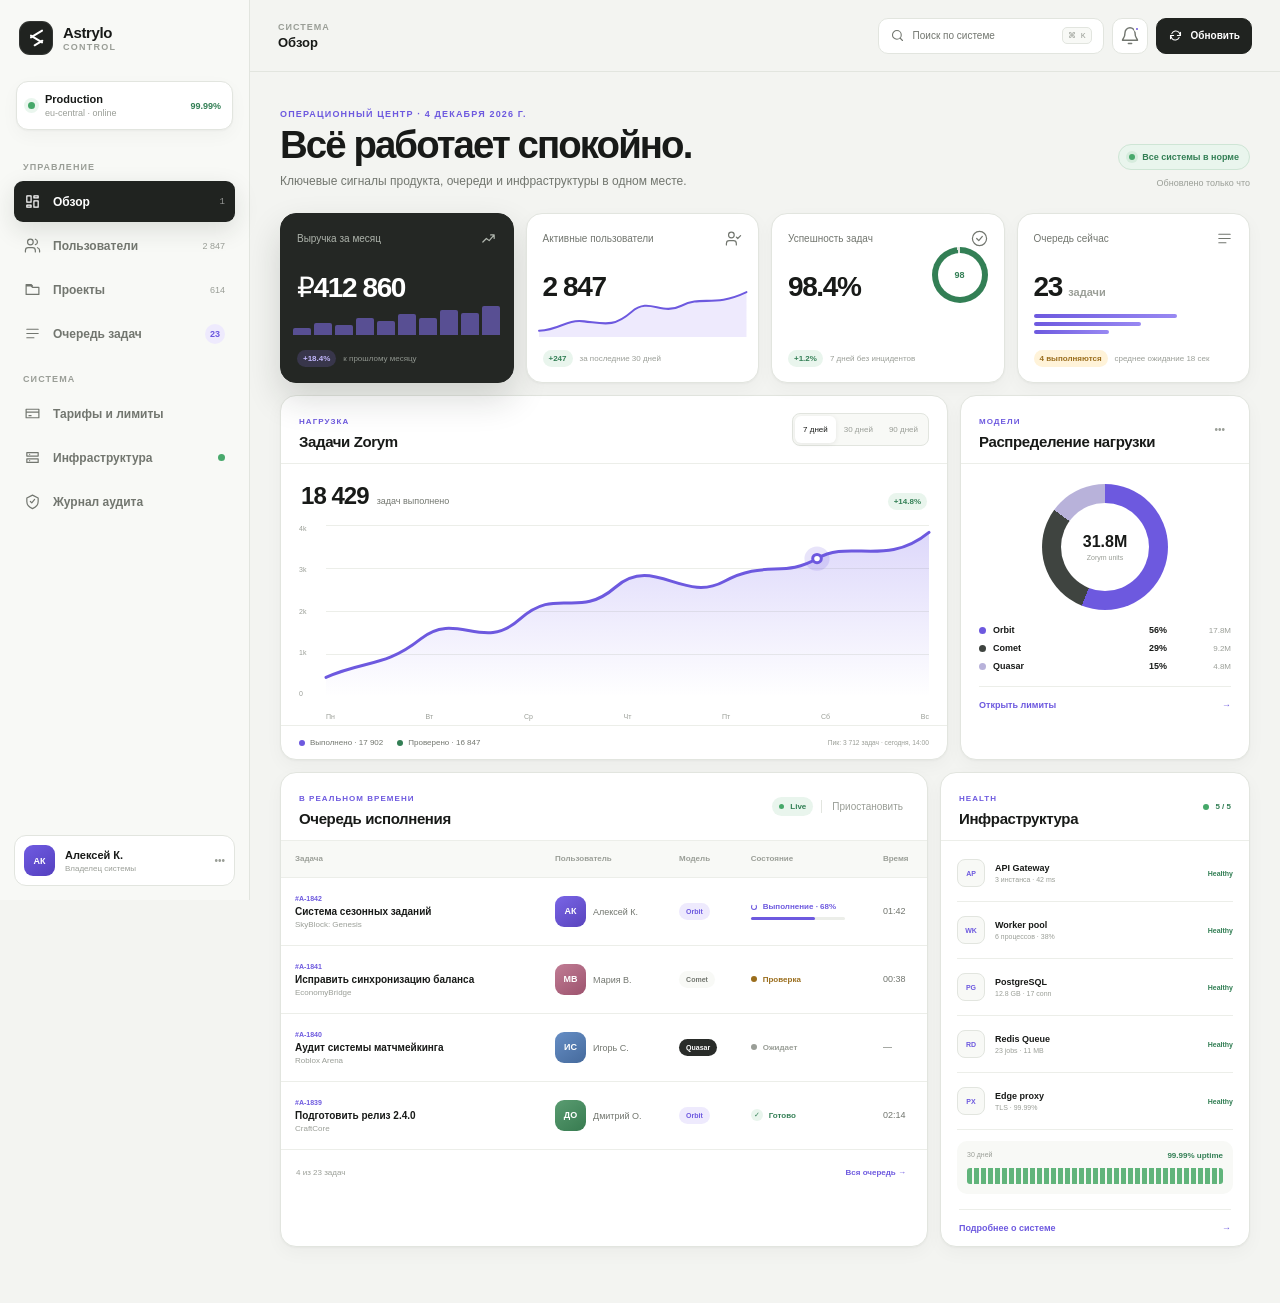
<file: admin/index.html>
<!doctype html>
<html lang="ru">
<head>
  <meta charset="utf-8">
  <meta name="viewport" content="width=device-width, initial-scale=1">
  <meta name="description" content="Astrylo Control — операционная панель управления пользователями, задачами и инфраструктурой Zorym AI.">
  <meta name="theme-color" content="#f3f4f1">
  <title>Astrylo Control</title>
  <link rel="stylesheet" href="admin.css">
</head>
<body>
  <a class="skip-link" href="#admin-content">К основному содержимому</a>
  <div class="admin-shell">
    <aside class="sidebar" id="sidebar">
      <div class="brand-row">
        <a class="wordmark" href="#overview" data-panel-target="overview" aria-label="Astrylo Control">
          <span class="brand-symbol"><i></i></span>
          <span><b>Astrylo</b><small>Control</small></span>
        </a>
        <button class="icon-button sidebar-close" type="button" data-close-menu aria-label="Закрыть меню">×</button>
      </div>

      <div class="environment-card">
        <span class="live-dot"></span>
        <div><b>Production</b><small>eu-central · online</small></div>
        <span class="environment-health">99.99%</span>
      </div>

      <nav class="sidebar-nav" aria-label="Разделы админ-панели">
        <p>Управление</p>
        <button class="active" type="button" data-panel-target="overview"><svg viewBox="0 0 24 24"><path d="M4 13h6V4H4zm10 7h6v-9h-6zM4 20h6v-3H4zm10-13h6V4h-6z"/></svg><span>Обзор</span><kbd>1</kbd></button>
        <button type="button" data-panel-target="users"><svg viewBox="0 0 24 24"><path d="M16 21v-2a4 4 0 0 0-4-4H6a4 4 0 0 0-4 4v2M9 11a4 4 0 1 0 0-8 4 4 0 0 0 0 8zm13 10v-2a4 4 0 0 0-3-3.87M16 3.13a4 4 0 0 1 0 7.75"/></svg><span>Пользователи</span><em>2 847</em></button>
        <button type="button" data-panel-target="projects"><svg viewBox="0 0 24 24"><path d="M3 7h7l2 2h9v10H3zM3 7V5h7l2 2"/></svg><span>Проекты</span><em>614</em></button>
        <button type="button" data-panel-target="queue"><svg viewBox="0 0 24 24"><path d="M4 6h16M4 12h16M4 18h10"/></svg><span>Очередь задач</span><i class="nav-alert">23</i></button>
        <p>Система</p>
        <button type="button" data-panel-target="billing"><svg viewBox="0 0 24 24"><path d="M3 6h18v12H3zM3 10h18M7 15h3"/></svg><span>Тарифы и лимиты</span></button>
        <button type="button" data-panel-target="infrastructure"><svg viewBox="0 0 24 24"><path d="M4 5h16v5H4zm0 9h16v5H4zM8 7.5h.01M8 16.5h.01"/></svg><span>Инфраструктура</span><i class="nav-ok"></i></button>
        <button type="button" data-panel-target="audit"><svg viewBox="0 0 24 24"><path d="M12 3 20 7v5c0 5-3 8-8 10-5-2-8-5-8-10V7zm-3 9 2 2 4-5"/></svg><span>Журнал аудита</span></button>
      </nav>

      <div class="sidebar-footer">
        <button class="admin-profile" type="button" data-profile>
          <span>АК</span><div><b>Алексей К.</b><small>Владелец системы</small></div><i>•••</i>
        </button>
        <div class="profile-menu" data-profile-menu hidden>
          <button type="button" data-theme-toggle>Тёмная тема <span>⌘ D</span></button>
          <button type="button">Настройки доступа</button>
          <a href="../">Вернуться на сайт ↗</a>
        </div>
      </div>
    </aside>

    <div class="sidebar-backdrop" data-close-menu></div>

    <section class="workspace">
      <header class="topbar">
        <div class="topbar-left">
          <button class="icon-button menu-button" type="button" data-open-menu aria-label="Открыть меню"><svg viewBox="0 0 24 24"><path d="M4 7h16M4 12h16M4 17h16"/></svg></button>
          <div><span>Система</span><b data-page-title>Обзор</b></div>
        </div>
        <div class="topbar-actions">
          <button class="command-button" type="button" data-focus-search><svg viewBox="0 0 24 24"><circle cx="11" cy="11" r="7"/><path d="m20 20-4-4"/></svg><span>Поиск по системе</span><kbd>⌘ K</kbd></button>
          <button class="icon-button notification-button" type="button" aria-label="Уведомления"><svg viewBox="0 0 24 24"><path d="M18 8a6 6 0 0 0-12 0c0 7-3 7-3 9h18c0-2-3-2-3-9M10 21h4"/></svg><i></i></button>
          <button class="refresh-button" type="button" data-refresh><svg viewBox="0 0 24 24"><path d="M20 7v5h-5M4 17v-5h5M6.1 9a7 7 0 0 1 11.5-2L20 12M4 12l2.4 5a7 7 0 0 0 11.5-2"/></svg><span>Обновить</span></button>
        </div>
      </header>

      <main id="admin-content">
        <section class="panel active" data-panel="overview">
          <div class="page-heading">
            <div><p>ОПЕРАЦИОННЫЙ ЦЕНТР · <span data-today></span></p><h1>Всё работает спокойно.</h1><span>Ключевые сигналы продукта, очереди и инфраструктуры в одном месте.</span></div>
            <div class="heading-meta"><span><i></i>Все системы в норме</span><small data-updated>Обновлено только что</small></div>
          </div>

          <div class="metric-grid">
            <article class="metric-card metric-dark"><header><span>Выручка за месяц</span><svg viewBox="0 0 24 24"><path d="M4 17 9 12l4 3 7-8M15 7h5v5"/></svg></header><strong>₽412 860</strong><footer><span>+18.4%</span><small>к прошлому месяцу</small></footer><div class="metric-spark"><i></i><i></i><i></i><i></i><i></i><i></i><i></i><i></i><i></i><i></i></div></article>
            <article class="metric-card"><header><span>Активные пользователи</span><svg viewBox="0 0 24 24"><path d="M16 21v-2a4 4 0 0 0-4-4H6a4 4 0 0 0-4 4v2M9 11a4 4 0 1 0 0-8 4 4 0 0 0 0 8zm7-1 2 2 4-4"/></svg></header><strong>2 847</strong><footer><span class="positive">+247</span><small>за последние 30 дней</small></footer><div class="metric-line"><svg viewBox="0 0 220 46" preserveAspectRatio="none"><path class="area" d="M0 40C24 39 27 29 48 31S79 37 98 22s31 4 53-6 34 2 69-13V46H0z"/><path class="line" d="M0 40C24 39 27 29 48 31S79 37 98 22s31 4 53-6 34 2 69-13"/></svg></div></article>
            <article class="metric-card"><header><span>Успешность задач</span><svg viewBox="0 0 24 24"><path d="M12 22a10 10 0 1 0 0-20 10 10 0 0 0 0 20zm-4-10 3 3 5-6"/></svg></header><div class="ring-row"><strong>98.4%</strong><div class="success-ring"><span>98</span></div></div><footer><span class="positive">+1.2%</span><small>7 дней без инцидентов</small></footer></article>
            <article class="metric-card"><header><span>Очередь сейчас</span><svg viewBox="0 0 24 24"><path d="M4 6h16M4 12h16M4 18h10"/></svg></header><strong>23 <small>задачи</small></strong><footer><span class="warning">4 выполняются</span><small>среднее ожидание 18 сек</small></footer><div class="queue-mini"><span style="--w:72%"></span><span style="--w:54%"></span><span style="--w:38%"></span></div></article>
          </div>

          <div class="overview-grid">
            <article class="surface usage-chart-card">
              <header class="surface-header"><div><small>НАГРУЗКА</small><h2>Задачи Zorym</h2></div><div class="segmented" role="group" aria-label="Период графика"><button class="active" type="button" data-range="7">7 дней</button><button type="button" data-range="30">30 дней</button><button type="button" data-range="90">90 дней</button></div></header>
              <div class="chart-summary"><strong data-chart-total>18 429</strong><span>задач выполнено</span><em>+14.8%</em></div>
              <div class="main-chart" role="img" aria-label="График выполненных задач за семь дней">
                <div class="chart-y"><span>4k</span><span>3k</span><span>2k</span><span>1k</span><span>0</span></div>
                <div class="chart-plot"><i></i><i></i><i></i><i></i><svg viewBox="0 0 700 210" preserveAspectRatio="none"><defs><linearGradient id="chart-fill" x1="0" y1="0" x2="0" y2="1"><stop offset="0" stop-color="#7662ed" stop-opacity=".25"/><stop offset="1" stop-color="#7662ed" stop-opacity="0"/></linearGradient></defs><path class="chart-area" d="M0 186C45 165 68 174 110 139S182 156 225 115s67 1 111-39 79 20 126-7 70-4 108-28 80 11 130-32V210H0z"/><path class="chart-path" d="M0 186C45 165 68 174 110 139S182 156 225 115s67 1 111-39 79 20 126-7 70-4 108-28 80 11 130-32"/><g><circle cx="570" cy="41" r="5"/><circle cx="570" cy="41" r="10" class="pulse"/></g></svg><div class="chart-x"><span>Пн</span><span>Вт</span><span>Ср</span><span>Чт</span><span>Пт</span><span>Сб</span><span>Вс</span></div></div>
              </div>
              <footer class="chart-legend"><span><i class="violet"></i>Выполнено · 17 902</span><span><i class="green"></i>Проверено · 16 847</span><small>Пик: 3 712 задач · сегодня, 14:00</small></footer>
            </article>

            <article class="surface model-card">
              <header class="surface-header"><div><small>МОДЕЛИ</small><h2>Распределение нагрузки</h2></div><button class="more-button" type="button" aria-label="Другие действия">•••</button></header>
              <div class="model-donut" aria-label="Orbit 56%, Comet 29%, Quasar 15%"><div><strong>31.8M</strong><small>Zorym units</small></div></div>
              <div class="model-list"><div><span><i class="orbit"></i><b>Orbit</b></span><strong>56%</strong><small>17.8M</small></div><div><span><i class="comet"></i><b>Comet</b></span><strong>29%</strong><small>9.2M</small></div><div><span><i class="quasar"></i><b>Quasar</b></span><strong>15%</strong><small>4.8M</small></div></div>
              <button class="text-action" type="button" data-panel-target="billing">Открыть лимиты <span>→</span></button>
            </article>
          </div>

          <div class="operations-grid">
            <article class="surface queue-card">
              <header class="surface-header"><div><small>В РЕАЛЬНОМ ВРЕМЕНИ</small><h2>Очередь исполнения</h2></div><div class="header-actions"><span class="live-badge"><i></i>Live</span><button type="button" data-queue-toggle>Приостановить</button></div></header>
              <div class="queue-table table-wrap"><table><thead><tr><th>Задача</th><th>Пользователь</th><th>Модель</th><th>Состояние</th><th>Время</th></tr></thead><tbody>
                <tr data-search="SkyBlock Genesis aleksei orbit"><td><span class="task-id">#A-1842</span><b>Система сезонных заданий</b><small>SkyBlock: Genesis</small></td><td><span class="avatar violet-avatar">АК</span>Алексей К.</td><td><span class="model-pill orbit-pill">Orbit</span></td><td><span class="status running"><i></i>Выполнение · 68%</span><div class="row-progress"><i style="width:68%"></i></div></td><td>01:42</td></tr>
                <tr data-search="EconomyBridge maria comet"><td><span class="task-id">#A-1841</span><b>Исправить синхронизацию баланса</b><small>EconomyBridge</small></td><td><span class="avatar rose-avatar">МВ</span>Мария В.</td><td><span class="model-pill comet-pill">Comet</span></td><td><span class="status checking"><i></i>Проверка</span></td><td>00:38</td></tr>
                <tr data-search="Roblox Arena igor quasar"><td><span class="task-id">#A-1840</span><b>Аудит системы матчмейкинга</b><small>Roblox Arena</small></td><td><span class="avatar blue-avatar">ИС</span>Игорь С.</td><td><span class="model-pill quasar-pill">Quasar</span></td><td><span class="status waiting"><i></i>Ожидает</span></td><td>—</td></tr>
                <tr data-search="CraftCore dmitry orbit"><td><span class="task-id">#A-1839</span><b>Подготовить релиз 2.4.0</b><small>CraftCore</small></td><td><span class="avatar green-avatar">ДО</span>Дмитрий О.</td><td><span class="model-pill orbit-pill">Orbit</span></td><td><span class="status done"><i>✓</i>Готово</span></td><td>02:14</td></tr>
              </tbody></table></div>
              <footer class="surface-footer"><span>4 из 23 задач</span><button type="button" data-panel-target="queue">Вся очередь →</button></footer>
            </article>

            <article class="surface infra-card">
              <header class="surface-header"><div><small>HEALTH</small><h2>Инфраструктура</h2></div><span class="health-score"><i></i>5 / 5</span></header>
              <div class="infra-list"><div><span class="service-icon">AP</span><span><b>API Gateway</b><small>3 инстанса · 42 ms</small></span><em>Healthy</em></div><div><span class="service-icon">WK</span><span><b>Worker pool</b><small>6 процессов · 38%</small></span><em>Healthy</em></div><div><span class="service-icon">PG</span><span><b>PostgreSQL</b><small>12.8 GB · 17 conn</small></span><em>Healthy</em></div><div><span class="service-icon">RD</span><span><b>Redis Queue</b><small>23 jobs · 11 MB</small></span><em>Healthy</em></div><div><span class="service-icon">PX</span><span><b>Edge proxy</b><small>TLS · 99.99%</small></span><em>Healthy</em></div></div>
              <div class="uptime"><div><span>30 дней</span><b>99.99% uptime</b></div><div class="uptime-bars" aria-label="Все сервисы были доступны последние 30 дней"></div></div>
              <button class="text-action" type="button" data-panel-target="infrastructure">Подробнее о системе <span>→</span></button>
            </article>
          </div>
        </section>

        <section class="panel" data-panel="users">
          <div class="page-heading compact"><div><p>ПОЛЬЗОВАТЕЛИ</p><h1>Люди и доступ</h1><span>Аккаунты, тарифы, расход лимитов и состояние доступа.</span></div><button class="primary-button" type="button" data-toast="Приглашение подготовлено">+ Пригласить пользователя</button></div>
          <div class="filter-row"><label class="search-field"><svg viewBox="0 0 24 24"><circle cx="11" cy="11" r="7"/><path d="m20 20-4-4"/></svg><input type="search" placeholder="Имя, email или проект" data-table-search></label><div class="filter-pills"><button class="active" type="button">Все 2 847</button><button type="button">Активные</button><button type="button">Ограничены</button></div><button class="secondary-button" type="button" data-export>Экспорт CSV</button></div>
          <article class="surface directory-card"><div class="table-wrap"><table class="directory-table"><thead><tr><th>Пользователь</th><th>Тариф</th><th>Проекты</th><th>Лимит месяца</th><th>Последняя активность</th><th></th></tr></thead><tbody>
            <tr data-user-row data-name="Алексей Крылов" data-email="alexey@studio.dev" data-search="Алексей Крылов alexey studio Forge Pro SkyBlock"><td><span class="avatar violet-avatar">АК</span><span><b>Алексей Крылов</b><small>alexey@studio.dev</small></span></td><td><span class="plan-badge pro">Forge Pro</span></td><td>12</td><td><div class="limit-cell"><span><i style="width:68%"></i></span><small>408 / 600</small></div></td><td><span class="online-dot"></span>Сейчас</td><td><button class="row-menu" type="button">•••</button></td></tr>
            <tr data-user-row data-name="Мария Волкова" data-email="maria@pixel.team" data-search="Мария Волкова maria Pixel Forge EconomyBridge"><td><span class="avatar rose-avatar">МВ</span><span><b>Мария Волкова</b><small>maria@pixel.team</small></span></td><td><span class="plan-badge">Forge</span></td><td>8</td><td><div class="limit-cell"><span><i style="width:44%"></i></span><small>132 / 300</small></div></td><td>8 мин назад</td><td><button class="row-menu" type="button">•••</button></td></tr>
            <tr data-user-row data-name="Игорь Сафин" data-email="igor@northbyte.io" data-search="Игорь Сафин igor Northbyte Apex Roblox"><td><span class="avatar blue-avatar">ИС</span><span><b>Игорь Сафин</b><small>igor@northbyte.io</small></span></td><td><span class="plan-badge apex">Apex</span></td><td>27</td><td><div class="limit-cell"><span><i style="width:81%"></i></span><small>972 / 1 200</small></div></td><td>21 мин назад</td><td><button class="row-menu" type="button">•••</button></td></tr>
            <tr data-user-row data-name="Дмитрий Орлов" data-email="dmitry@craftcore.gg" data-search="Дмитрий Орлов dmitry CraftCore Business"><td><span class="avatar green-avatar">ДО</span><span><b>Дмитрий Орлов</b><small>dmitry@craftcore.gg</small></span></td><td><span class="plan-badge business">Business</span></td><td>41</td><td><div class="limit-cell"><span><i style="width:32%"></i></span><small>1 280 / 4 000</small></div></td><td>1 ч назад</td><td><button class="row-menu" type="button">•••</button></td></tr>
            <tr data-user-row data-name="Анна Мельник" data-email="anna@example.com" data-search="Анна Мельник anna Spark"><td><span class="avatar amber-avatar">АМ</span><span><b>Анна Мельник</b><small>anna@example.com</small></span></td><td><span class="plan-badge spark">Spark</span></td><td>3</td><td><div class="limit-cell"><span><i style="width:94%"></i></span><small>94 / 100</small></div></td><td>Вчера, 18:43</td><td><button class="row-menu" type="button">•••</button></td></tr>
          </tbody></table></div><footer class="surface-footer"><span data-result-count>Показано 5 из 2 847</span><div class="pagination"><button type="button" disabled>←</button><button class="active" type="button">1</button><button type="button">2</button><button type="button">3</button><span>…</span><button type="button">570</button><button type="button">→</button></div></footer></article>
        </section>

        <section class="panel" data-panel="projects">
          <div class="page-heading compact"><div><p>ПРОЕКТЫ</p><h1>Рабочие пространства</h1><span>614 активных проектов и их последние версии.</span></div><button class="primary-button" type="button" data-toast="Проект можно создать из пользовательского кабинета">+ Новый проект</button></div>
          <div class="project-grid"><article class="project-tile"><header><span class="project-mark minecraft">M</span><span><b>SkyBlock: Genesis</b><small>Minecraft Paper</small></span><em>Active</em></header><div><span>Задачи<strong>184</strong></span><span>Участники<strong>8</strong></span><span>Версия<strong>v2.8.4</strong></span></div><footer><span>Обновлён 4 мин назад</span><button type="button">Открыть →</button></footer></article><article class="project-tile"><header><span class="project-mark roblox">R</span><span><b>Roblox Arena</b><small>Roblox Studio</small></span><em>Active</em></header><div><span>Задачи<strong>96</strong></span><span>Участники<strong>5</strong></span><span>Версия<strong>v1.12</strong></span></div><footer><span>Обновлён 18 мин назад</span><button type="button">Открыть →</button></footer></article><article class="project-tile"><header><span class="project-mark generic">E</span><span><b>EconomyBridge</b><small>Minecraft Paper</small></span><em>Review</em></header><div><span>Задачи<strong>73</strong></span><span>Участники<strong>3</strong></span><span>Версия<strong>v4.1.0</strong></span></div><footer><span>Обновлён сегодня</span><button type="button">Открыть →</button></footer></article></div>
        </section>

        <section class="panel" data-panel="queue">
          <div class="page-heading compact"><div><p>ОЧЕРЕДЬ</p><h1>Исполнение задач</h1><span>Контроль параллельности и состояния каждого запуска.</span></div><button class="primary-button pause-main" type="button" data-queue-toggle>Приостановить очередь</button></div>
          <div class="queue-kpis"><article><span>Ожидают</span><strong>19</strong><small>≈ 18 сек до старта</small></article><article><span>Выполняются</span><strong>4</strong><small>из 24 доступных слотов</small></article><article><span>За час</span><strong>1 284</strong><small>98.7% успешно</small></article><article><span>Повторные попытки</span><strong>3</strong><small>автоматически</small></article></div>
          <article class="surface timeline-card"><header class="surface-header"><div><small>ПОТОК</small><h2>Последние события</h2></div><span class="live-badge"><i></i>Live</span></header><div class="event-stream"><div><time>14:42:08</time><i class="event-done">✓</i><span><b>#A-1839 завершена</b><small>Source package проверен и сохранён · Orbit</small></span><em>2м 14с</em></div><div><time>14:41:54</time><i class="event-run"></i><span><b>#A-1842 перешла к выполнению</b><small>Worker 03 получил задачу · Orbit</small></span><em>сейчас</em></div><div><time>14:41:31</time><i class="event-check">◇</i><span><b>#A-1841 проходит проверку</b><small>Кодовый аудит · Comet</small></span><em>38с</em></div><div><time>14:40:58</time><i class="event-wait">·</i><span><b>#A-1840 добавлена в очередь</b><small>Приоритет высокий · Quasar</small></span><em>позиция 3</em></div></div></article>
        </section>

        <section class="panel" data-panel="billing">
          <div class="page-heading compact"><div><p>ТАРИФЫ И ЛИМИТЫ</p><h1>Экономика платформы</h1><span>Доход, активные подписки и расход Zorym units.</span></div><button class="secondary-button" type="button" data-export>Скачать отчёт</button></div>
          <div class="billing-grid"><article class="surface revenue-card"><small>MRR</small><strong>₽412 860</strong><span>+18.4% за месяц</span><div class="revenue-bars"><i style="height:35%"></i><i style="height:44%"></i><i style="height:51%"></i><i style="height:48%"></i><i style="height:63%"></i><i style="height:74%"></i><i style="height:88%"></i></div></article><article class="surface plans-card"><small>ПОДПИСКИ</small><h2>По тарифам</h2><div><span>Free <b>1 428</b></span><i><b style="width:50%"></b></i><span>Spark <b>721</b></span><i><b style="width:25%"></b></i><span>Forge <b>466</b></span><i><b style="width:16%"></b></i><span>Pro + Apex <b>232</b></span><i><b style="width:9%"></b></i></div></article><article class="surface units-card"><small>ZORYM UNITS</small><h2>31.8M использовано</h2><div class="units-meter"><i></i></div><footer><span>31.8M расход</span><span>50M доступно</span></footer><p>63.6% общего месячного пула</p></article></div>
        </section>

        <section class="panel" data-panel="infrastructure">
          <div class="page-heading compact"><div><p>ИНФРАСТРУКТУРА</p><h1>Здоровье системы</h1><span>Сервисы, ресурсы и доступность production-контура.</span></div><span class="all-healthy"><i></i>Все сервисы работают</span></div>
          <div class="service-grid"><article class="service-card"><header><span class="service-icon">AP</span><em>Healthy</em></header><h2>API Gateway</h2><p>3 инстанса · eu-central</p><div><span>CPU <b>24%</b></span><i><b style="width:24%"></b></i><span>RAM <b>418 MB</b></span><i><b style="width:54%"></b></i></div><footer>42 ms latency</footer></article><article class="service-card"><header><span class="service-icon">WK</span><em>Healthy</em></header><h2>Worker pool</h2><p>6 процессов · 24 слота</p><div><span>CPU <b>38%</b></span><i><b style="width:38%"></b></i><span>RAM <b>3.1 GB</b></span><i><b style="width:61%"></b></i></div><footer>4 active jobs</footer></article><article class="service-card"><header><span class="service-icon">PG</span><em>Healthy</em></header><h2>PostgreSQL</h2><p>primary · 12.8 GB</p><div><span>CPU <b>18%</b></span><i><b style="width:18%"></b></i><span>Connections <b>17 / 100</b></span><i><b style="width:17%"></b></i></div><footer>backup 3ч назад</footer></article><article class="service-card"><header><span class="service-icon">RD</span><em>Healthy</em></header><h2>Redis Queue</h2><p>persistent · AOF</p><div><span>CPU <b>9%</b></span><i><b style="width:9%"></b></i><span>RAM <b>11 MB</b></span><i><b style="width:12%"></b></i></div><footer>23 queued jobs</footer></article></div>
        </section>

        <section class="panel" data-panel="audit">
          <div class="page-heading compact"><div><p>АУДИТ</p><h1>Журнал действий</h1><span>Кто, когда и что изменил в системе.</span></div><button class="secondary-button" type="button" data-export>Экспорт журнала</button></div>
          <article class="surface audit-card"><div class="audit-filters"><span>Сегодня, 10 сентября</span><button class="active" type="button">Все события</button><button type="button">Доступ</button><button type="button">Настройки</button><button type="button">Система</button></div><div class="audit-list"><div><time>14:39</time><span class="audit-icon access">AK</span><span><b>Алексей К. изменил роль пользователя</b><small>maria@pixel.team · Editor → Admin</small></span><em>185.22.***.41</em></div><div><time>14:12</time><span class="audit-icon system">SY</span><span><b>Автоматическое масштабирование worker pool</b><small>4 → 6 процессов · очередь превысила 20 задач</small></span><em>system</em></div><div><time>13:48</time><span class="audit-icon settings">AK</span><span><b>Обновлён лимит Forge Pro</b><small>550 → 600 Zorym units</small></span><em>185.22.***.41</em></div><div><time>12:05</time><span class="audit-icon secure">✓</span><span><b>Резервная копия проверена</b><small>forgeplay-20260910T090000Z · checksum valid</small></span><em>system</em></div></div></article>
        </section>
      </main>
    </section>
  </div>

  <aside class="user-drawer" data-user-drawer aria-hidden="true">
    <header><div><span class="avatar violet-avatar" data-drawer-avatar>АК</span><span><small>ПОЛЬЗОВАТЕЛЬ</small><h2 data-drawer-name>Алексей Крылов</h2></span></div><button class="icon-button" type="button" data-close-drawer aria-label="Закрыть">×</button></header>
    <div class="drawer-body"><section><small>EMAIL</small><b data-drawer-email>alexey@studio.dev</b></section><div class="drawer-stats"><span><small>Тариф</small><b>Forge Pro</b></span><span><small>Проекты</small><b>12</b></span><span><small>Задачи</small><b>184</b></span></div><section><small>ЛИМИТ МЕСЯЦА</small><div class="drawer-limit"><span><i></i></span><b>408 / 600</b></div></section><section><small>ПОСЛЕДНИЕ ПРОЕКТЫ</small><div class="drawer-project"><span class="project-mark minecraft">M</span><span><b>SkyBlock: Genesis</b><small>4 минуты назад</small></span></div><div class="drawer-project"><span class="project-mark generic">E</span><span><b>EconomyBridge</b><small>2 дня назад</small></span></div></section></div>
    <footer><button type="button" data-toast="Ссылка для входа подготовлена">Отправить ссылку входа</button><button type="button" class="danger" data-toast="Демо: доступ не изменён">Ограничить доступ</button></footer>
  </aside>
  <div class="drawer-backdrop" data-close-drawer></div>
  <div class="toast" role="status" aria-live="polite" data-toast-box></div>
  <script src="admin.js"></script>
</body>
</html>
</file>
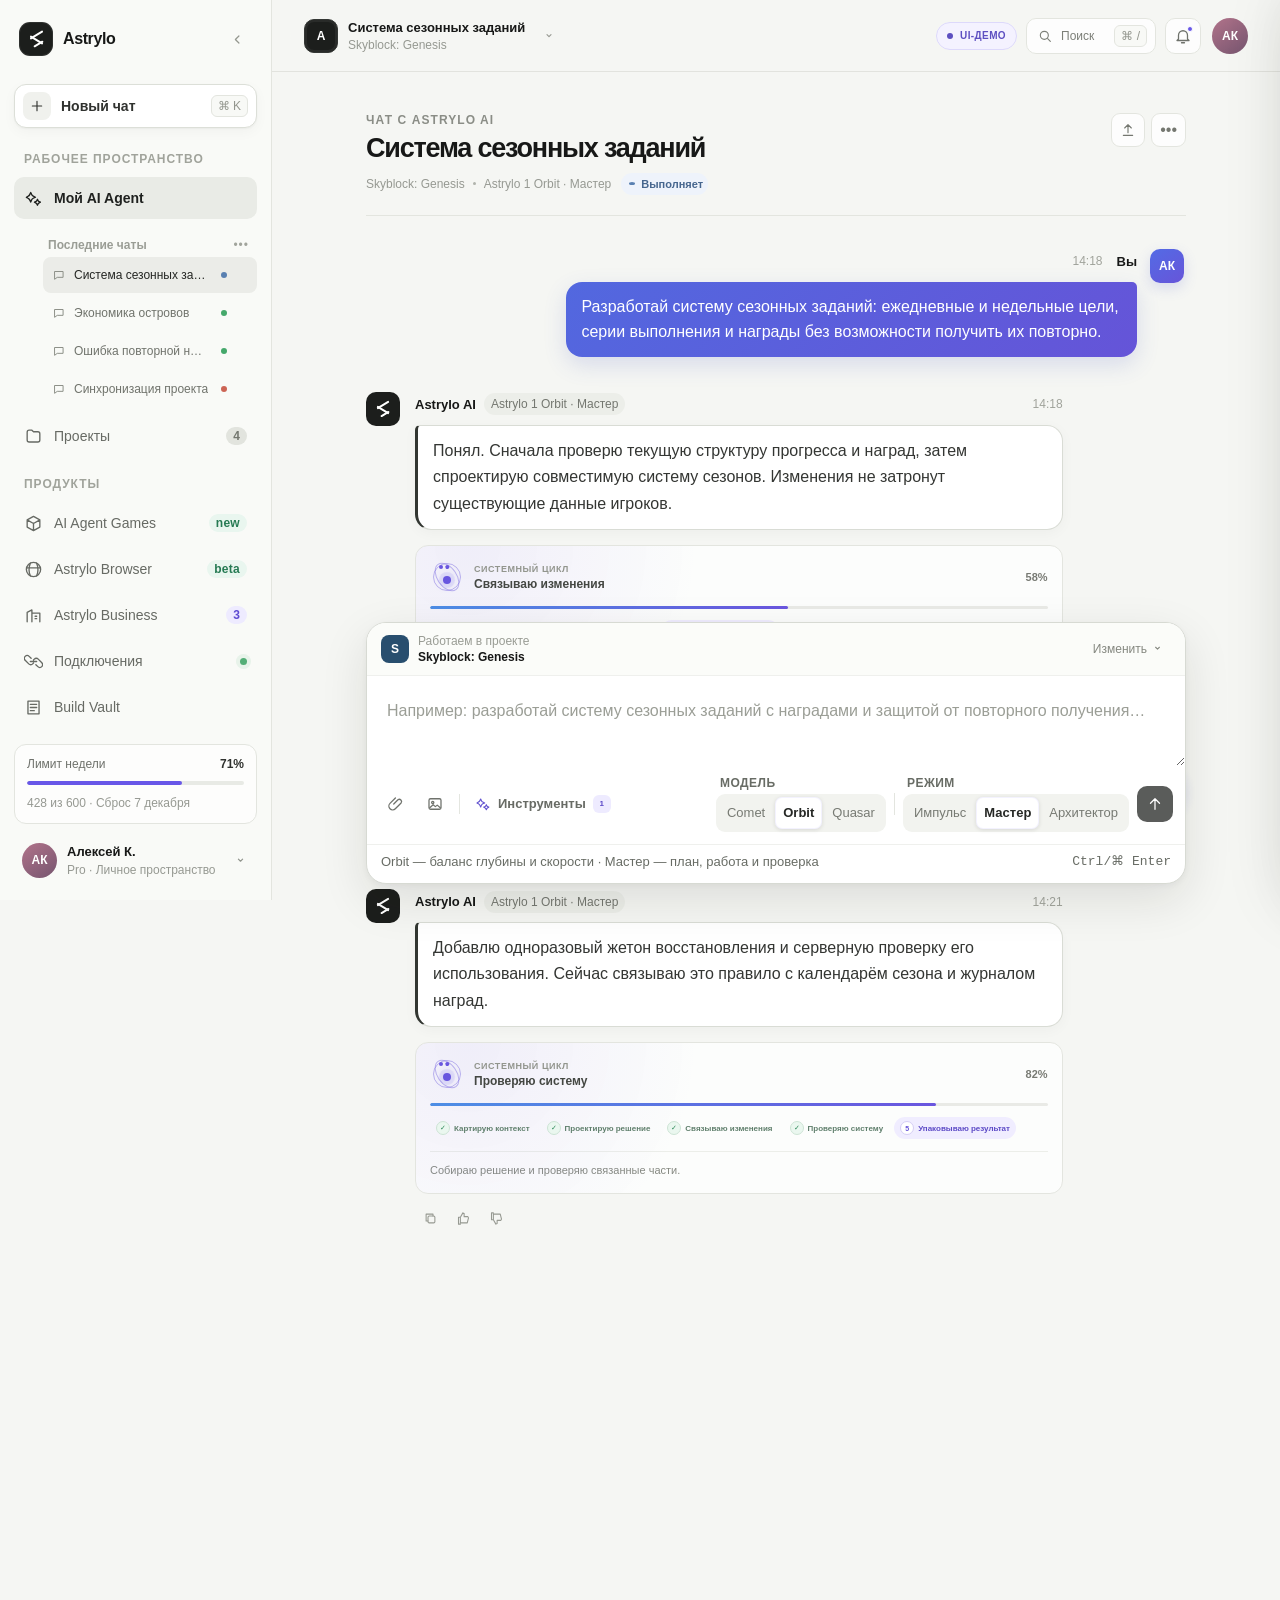
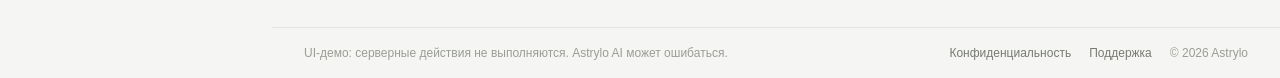
<file: app.html>
<!doctype html>
<html lang="ru">
<head>
  <meta charset="utf-8">
  <meta name="viewport" content="width=device-width, initial-scale=1">
  <meta name="description" content="Интерфейсный прототип рабочего пространства Astrylo AI для проектов, игр и бизнеса.">
  <meta name="theme-color" content="#f5f6f3">
  <title>Astrylo AI — рабочее пространство</title>
  <link rel="icon" href="favicon.svg" type="image/svg+xml">
  <link rel="stylesheet" href="styles.css?v=20260909-astrylo-rc1">
  <link rel="stylesheet" href="chat.css?v=20260909-astrylo-rc1">
  <link rel="stylesheet" href="games-tools.css?v=20260909-astrylo-rc1">
</head>
<body>
<a class="skip-link" href="#main-content">К основному содержимому</a>
<div class="mobile-backdrop" id="mobile-backdrop"></div>

<div class="app-shell">
  <aside class="sidebar" id="sidebar" aria-label="Основная навигация">
    <div class="brand-row">
      <a class="wordmark" href="#agent" aria-label="Astrylo AI">
        <span class="brand-symbol"><i></i></span>
        <span class="brand-name">Astrylo</span>
      </a>
      <button class="sidebar-collapse" id="sidebar-collapse" type="button" aria-label="Свернуть меню">
        <svg viewBox="0 0 24 24" aria-hidden="true"><path d="m14 7-5 5 5 5"/></svg>
      </button>
    </div>

    <button class="new-chat" id="new-chat" type="button">
      <span class="new-chat-icon"><svg viewBox="0 0 24 24" aria-hidden="true"><path d="M12 5v14M5 12h14"/></svg></span>
      <span class="nav-label">Новый чат</span>
      <kbd>⌘ K</kbd>
    </button>

    <nav class="main-nav">
      <div class="nav-group">
        <p class="nav-heading">Рабочее пространство</p>
        <a class="nav-item active" href="#agent" data-view="agent" data-title="Мой AI Agent" data-subtitle="Skyblock: Genesis" data-avatar="A">
          <svg viewBox="0 0 24 24" aria-hidden="true"><path d="M8.5 4.5 9.7 7a4 4 0 0 0 2 2l2.8 1.4-2.8 1.3a4 4 0 0 0-2 2L8.5 16.5l-1.3-2.8a4 4 0 0 0-2-2L3 10.5l2.2-1.4a4 4 0 0 0 2-2zM17 13l.7 1.5a3 3 0 0 0 1.5 1.5l1.5.7-1.5.8a3 3 0 0 0-1.5 1.5l-.7 1.5-.8-1.5a3 3 0 0 0-1.5-1.5l-1.5-.8 1.5-.7a3 3 0 0 0 1.5-1.5z"/></svg>
          <span class="nav-label">Мой AI Agent</span>
        </a>
        <div class="chat-section">
          <div class="chat-section-heading"><span>Последние чаты</span><button id="chat-list-action" type="button" aria-label="Все чаты">•••</button></div>
          <div class="chat-history" id="chat-history" aria-label="История чатов"></div>
        </div>
        <a class="nav-item" href="#projects" data-view="projects" data-title="Проекты" data-subtitle="4 рабочих пространства" data-avatar="P">
          <svg viewBox="0 0 24 24" aria-hidden="true"><path d="M4 6.5A2.5 2.5 0 0 1 6.5 4H10l2 2h5.5A2.5 2.5 0 0 1 20 8.5v8A2.5 2.5 0 0 1 17.5 19h-11A2.5 2.5 0 0 1 4 16.5z"/></svg>
          <span class="nav-label">Проекты</span><span class="nav-count">4</span>
        </a>
      </div>
      <div class="nav-group">
        <p class="nav-heading">Продукты</p>
        <a class="nav-item" href="#games" data-view="games" data-title="AI Agent Games" data-subtitle="Roblox · UI-демо" data-avatar="G">
          <svg viewBox="0 0 24 24" aria-hidden="true"><path d="m12 3 8 4.5v9L12 21l-8-4.5v-9zM4 7.5l8 4.5 8-4.5M12 12v9"/></svg>
          <span class="nav-label">AI Agent Games</span><span class="nav-badge">new</span>
        </a>
        <a class="nav-item" href="#browser" data-view="browser" data-title="Astrylo Browser" data-subtitle="Исследования и веб-миссии" data-avatar="B">
          <svg viewBox="0 0 24 24" aria-hidden="true"><circle cx="12" cy="12" r="9"/><path d="M3.5 10h17M8 20c-2-5-2-11 0-16M16 20c2-5 2-11 0-16"/></svg>
          <span class="nav-label">Astrylo Browser</span><span class="nav-badge browser-badge">beta</span>
        </a>
        <a class="nav-item" href="#business" data-view="business" data-title="Astrylo Business" data-subtitle="Northstar Group" data-avatar="N">
          <svg viewBox="0 0 24 24" aria-hidden="true"><path d="M4 20V8l6-3v15M10 9h10v11M14 13h2M14 16h2"/></svg>
          <span class="nav-label">Astrylo Business</span><span class="nav-count nav-count-accent">3</span>
        </a>
        <a class="nav-item" href="#connections" data-view="connections" data-title="Подключения" data-subtitle="1 интеграция активна" data-avatar="C">
          <svg viewBox="0 0 24 24" aria-hidden="true"><path d="M9 8 6.5 5.5a3.5 3.5 0 0 0-5 5L6 15a3.5 3.5 0 0 0 5 0l1-1M15 16l2.5 2.5a3.5 3.5 0 0 0 5-5L18 9a3.5 3.5 0 0 0-5 0l-1 1M8 12h8"/></svg>
          <span class="nav-label">Подключения</span><span class="connection-nav-dot" aria-label="1 подключение"></span>
        </a>
        <a class="nav-item" href="#vault" data-view="vault" data-title="Build Vault" data-subtitle="Результаты и версии" data-avatar="V">
          <svg viewBox="0 0 24 24" aria-hidden="true"><path d="M5 4h14v16H5zM8 8h8M8 12h8M8 16h5"/></svg>
          <span class="nav-label">Build Vault</span>
        </a>
      </div>
    </nav>

    <div class="sidebar-bottom">
      <button class="resource-card" id="resource-usage-button" type="button" aria-label="Открыть лимиты и использование"><div><span>Лимит недели</span><strong>71%</strong></div><div class="resource-track"><i style="width:71.3%"></i></div><small>428 из 600 · <span data-next-reset>сброс в понедельник</span></small></button>
      <button class="account" id="account-button" type="button" aria-haspopup="dialog"><span class="account-avatar">АК</span><span class="account-copy"><b>Алексей К.</b><small>Pro · Личное пространство</small></span><svg viewBox="0 0 24 24" aria-hidden="true"><path d="m9 10 3 3 3-3"/></svg></button>
    </div>
  </aside>

  <main class="app-main" id="main-content" tabindex="-1">
    <header class="topbar">
      <div class="topbar-left">
        <button class="mobile-menu" id="mobile-menu" type="button" aria-label="Открыть меню" aria-controls="sidebar" aria-expanded="false"><svg viewBox="0 0 24 24" aria-hidden="true"><path d="M5 7h14M5 12h14M5 17h14"/></svg></button>
        <div class="workspace-context"><span class="workspace-avatar" id="context-avatar">A</span><div><b id="context-title">Мой AI Agent</b><small id="context-subtitle">Skyblock: Genesis</small></div><button type="button" aria-label="Сменить пространство"><svg viewBox="0 0 24 24"><path d="m9 10 3 3 3-3"/></svg></button></div>
      </div>
      <div class="topbar-actions">
        <span class="prototype-badge" aria-label="Интерфейсный прототип без серверного подключения" title="Интерфейсный прототип без серверного подключения"><i aria-hidden="true"></i>UI-демо</span>
        <button class="command-button" type="button" id="command-button"><svg viewBox="0 0 24 24" aria-hidden="true"><circle cx="11" cy="11" r="6"/><path d="m16 16 4 4"/></svg><span>Поиск</span><kbd>⌘ /</kbd></button>
        <button class="round-button notification-button" type="button" aria-label="Уведомления"><svg viewBox="0 0 24 24" aria-hidden="true"><path d="M6 16v-5a6 6 0 0 1 12 0v5l2 2H4zM10 21h4"/></svg><i></i></button>
        <button class="top-avatar" type="button" id="top-avatar" aria-label="Открыть профиль">АК</button>
      </div>
    </header>

    <section class="view active" data-screen="agent">
      <div class="agent-page page-container">
        <div class="conversation-shell" id="conversation-shell">
          <header class="conversation-header">
            <div><span class="eyebrow">Чат с Astrylo AI</span><h1 id="conversation-title">Система сезонных заданий</h1><p><span id="conversation-project">Skyblock: Genesis</span><i></i><span id="conversation-settings">Astrylo 1 Orbit · Мастер</span><span class="conversation-state state-executing" id="conversation-state" role="status" aria-live="polite" aria-atomic="true"><i aria-hidden="true"></i><span>Выполняет</span></span></p></div>
            <div class="conversation-actions"><button type="button" data-chat-action="share" aria-label="Поделиться чатом"><svg viewBox="0 0 24 24" aria-hidden="true"><path d="M12 16V4M7 9l5-5 5 5M5 20h14"/></svg></button><button type="button" data-chat-action="menu" aria-label="Меню чата">•••</button></div>
          </header>
          <div class="chat-thread" id="chat-thread" role="log" aria-label="Сообщения чата" aria-live="polite" aria-relevant="additions text" aria-busy="true"></div>
        </div>
        <div class="agent-hero"><span class="availability"><i aria-hidden="true"></i>Новый чат · Astrylo AI готов</span><p>Добрый день, Алексей</p><h1>Что построим сегодня?</h1><span class="hero-copy">Опишите результат — агент разберёт задачу, составит план и покажет ход выполнения.</span></div>

        <div class="prompt-card">
          <div class="prompt-context"><div class="project-context"><span class="mini-project-icon">S</span><div><small>Работаем в проекте</small><b>Skyblock: Genesis</b></div></div><button type="button">Изменить <svg viewBox="0 0 24 24"><path d="m9 10 3 3 3-3"/></svg></button></div>
          <textarea id="agent-prompt" aria-label="Опишите задачу" aria-describedby="prompt-keyboard-hint run-selection-status" placeholder="Например: разработай систему сезонных заданий с наградами и защитой от повторного получения…"></textarea>
          <span class="sr-only" id="prompt-keyboard-hint">Control или Command и Enter — запустить задачу. Enter — новая строка.</span>
          <div class="prompt-toolbar">
            <div class="prompt-tools" aria-label="Добавление контекста">
              <button class="tool-button" type="button" data-attachment="files" aria-label="Добавить файлы" title="Добавить файлы"><svg viewBox="0 0 24 24" aria-hidden="true"><path d="m9 12 5.6-5.6a3 3 0 0 1 4.2 4.2l-7.7 7.7a5 5 0 0 1-7.1-7.1L11.2 4"/></svg></button>
              <button class="tool-button" type="button" data-attachment="image" aria-label="Добавить изображение" title="Добавить изображение"><svg viewBox="0 0 24 24" aria-hidden="true"><rect x="4" y="5" width="16" height="14" rx="2"/><circle cx="9" cy="10" r="1.5"/><path d="m5 17 4.5-4 3 2.5 2.5-2 4 3.5"/></svg></button>
              <span class="tools-divider" aria-hidden="true"></span>
              <div class="agent-tools">
                <button class="agent-tools-trigger" id="agent-tools-trigger" type="button" aria-expanded="false" aria-haspopup="menu" aria-controls="capability-menu"><svg viewBox="0 0 24 24" aria-hidden="true"><path d="M8.5 4.5 9.7 7a4 4 0 0 0 2 2l2.8 1.4-2.8 1.3a4 4 0 0 0-2 2l-1.2 2.8-1.3-2.8a4 4 0 0 0-2-2L3 10.5l2.2-1.4a4 4 0 0 0 2-2zM17 13l.7 1.5a3 3 0 0 0 1.5 1.5l1.5.7-1.5.8a3 3 0 0 0-1.5 1.5l-.7 1.5-.8-1.5a3 3 0 0 0-1.5-1.5l-1.5-.8 1.5-.7a3 3 0 0 0 1.5-1.5z"/></svg><span>Инструменты</span><i id="active-tool-count" aria-label="Включено инструментов">1</i></button>
                <div class="capability-menu" id="capability-menu" role="menu" aria-label="Инструменты агента" aria-hidden="true"><header><div><b>Инструменты агента</b><small>Только для текущей задачи</small></div><span id="capability-plan">Forge Pro</span></header><div class="capability-list">
                  <button class="capability-option active" type="button" role="menuitemcheckbox" aria-checked="true" data-capability="Smart Brief"><span class="capability-symbol" aria-hidden="true">⌁</span><span><b>Smart Brief</b><small>Уточнит цель и критерии готовности</small></span><i aria-hidden="true">✓</i></button>
                  <button class="capability-option" type="button" role="menuitemcheckbox" aria-checked="false" data-capability="Astrylo Browser"><span class="capability-symbol" aria-hidden="true">◎</span><span><b>Astrylo Browser</b><small>Изучит интернет и приложит источники</small></span><i aria-hidden="true">✓</i></button>
                  <button class="capability-option" type="button" role="menuitemcheckbox" aria-checked="false" data-capability="Astrylo Crew"><span class="capability-symbol" aria-hidden="true">◌</span><span><b>Astrylo Crew</b><small>Подключит агентов для независимой проверки</small></span><i aria-hidden="true">✓</i></button>
                </div></div>
              </div>
            </div>
            <div class="run-settings">
              <div class="choice-cluster"><span id="model-choice-label">Модель</span><div class="choice-menu model-choice" data-choice-group="model" role="radiogroup" aria-labelledby="model-choice-label"><button type="button" role="radio" aria-checked="false" tabindex="-1" title="Comet — быстро для точечных задач">Comet</button><button class="selected" type="button" role="radio" aria-checked="true" tabindex="0" title="Orbit — баланс глубины и скорости">Orbit</button><button type="button" role="radio" aria-checked="false" tabindex="-1" title="Quasar — максимальная глубина">Quasar</button></div></div>
              <span class="toolbar-divider" aria-hidden="true"></span>
              <div class="choice-cluster"><span id="mode-choice-label">Режим</span><div class="choice-menu mode-choice" data-choice-group="mode" role="radiogroup" aria-labelledby="mode-choice-label"><button type="button" role="radio" aria-checked="false" tabindex="-1" title="Импульс — короткий прямой путь">Импульс</button><button class="selected" type="button" role="radio" aria-checked="true" tabindex="0" title="Мастер — план, работа и проверка">Мастер</button><button type="button" role="radio" aria-checked="false" tabindex="-1" title="Архитектор — системная проработка">Архитектор</button></div></div>
              <button class="send-button" id="send-task" type="button" aria-label="Запустить задачу" aria-describedby="prompt-keyboard-hint" title="Запустить · Ctrl или ⌘ + Enter"><svg viewBox="0 0 24 24" aria-hidden="true"><path d="M12 19V5M6 11l6-6 6 6"/></svg></button>
            </div>
          </div>
          <div class="run-selection-summary"><span id="run-selection-status" role="status" aria-live="polite" aria-atomic="true">Orbit — баланс глубины и скорости · Мастер — план, работа и проверка</span><kbd aria-hidden="true">Ctrl/⌘ Enter</kbd></div>
        </div>

        <div class="quick-prompts" aria-label="Примеры задач">
          <button type="button" data-prompt="Создай новую игровую механику и подготовь план реализации"><span class="quick-icon violet"><svg viewBox="0 0 24 24"><path d="M12 3v18M3 12h18M5.6 5.6l12.8 12.8M18.4 5.6 5.6 18.4"/></svg></span><span><b>Создать механику</b><small>От идеи до готового плана</small></span><i>↗</i></button>
          <button type="button" data-prompt="Найди причину ошибки, предложи исправление и проверь связанные компоненты"><span class="quick-icon amber"><svg viewBox="0 0 24 24"><path d="M8 9h8M7 13h10M9 17h6M12 3v3M5 6l2 2M19 6l-2 2"/></svg></span><span><b>Исправить ошибку</b><small>Диагностика и безопасное решение</small></span><i>↗</i></button>
          <button type="button" data-prompt="Спроектируй архитектуру системы с учётом масштабирования и рисков"><span class="quick-icon green"><svg viewBox="0 0 24 24"><path d="m12 3 8 4.5v9L12 21l-8-4.5v-9zM4 7.5l8 4.5 8-4.5M12 12v9"/></svg></span><span><b>Продумать систему</b><small>Архитектура, этапы и риски</small></span><i>↗</i></button>
        </div>

        <section class="model-lab" aria-labelledby="model-lab-title">
          <header class="model-lab-header">
            <div><span class="eyebrow">Характер работы</span><h2 id="model-lab-title">Три уровня интеллекта</h2><p>От быстрого решения до глубокой автономной разработки.</p></div>
            <button class="motion-toggle" id="motion-toggle" type="button" aria-pressed="false"><span></span><b>Анимация включена</b></button>
          </header>
          <div class="model-showcase" id="model-showcase">
            <button class="model-card comet-card" type="button" data-model-card="Comet" aria-pressed="false">
              <span class="model-card-top"><span class="model-visual comet-visual" aria-hidden="true"><i></i><b></b></span><span class="model-number">01</span></span>
              <span class="model-copy"><strong>Comet</strong><em>Прямой путь к результату</em><small>Фокусируется на цели и быстро закрывает точечные задачи.</small></span>
              <span class="model-stage-line" aria-label="Схватываю цель, собираю решение, проверяю готовность"><i class="active">Цель</i><i>Решение</i><i>Готовность</i></span>
              <span class="model-select-label">Выбрать Comet <i>→</i></span>
            </button>
            <button class="model-card orbit-card selected" type="button" data-model-card="Orbit" aria-pressed="true">
              <span class="model-card-top"><span class="model-visual orbit-visual" aria-hidden="true"><i></i><i></i><b></b></span><span class="model-number">02</span></span>
              <span class="model-copy"><strong>Orbit</strong><em>Системное решение</em><small>Видит связи, проектирует маршрут и проверяет целую систему.</small></span>
              <span class="model-stage-line" aria-label="Карта контекста, проектирование, связи, проверка системы, результат"><i>Карта</i><i class="active">Проект</i><i>Связи</i><i>Проверка</i><i>Результат</i></span>
              <span class="model-select-label">Выбрана <i>✓</i></span>
            </button>
            <button class="model-card quasar-card" type="button" data-model-card="Quasar" aria-pressed="false">
              <span class="model-card-top"><span class="model-visual quasar-visual" aria-hidden="true"><i></i><i></i><i></i><b></b></span><span class="model-number">03</span></span>
              <span class="model-copy"><strong>Quasar</strong><em>Интеллектуальный максимум</em><small>Строит стратегию, ведёт несколько потоков и синтезирует лучшее решение.</small></span>
              <span class="model-stage-line" aria-label="Карта системы, стратегия, потоки, синтез, испытания, фиксация"><i>Карта</i><i>Стратегия</i><i class="active">Потоки</i><i>Синтез</i><i>Тесты</i><i>Финал</i></span>
              <span class="model-select-label">Выбрать Quasar <i>→</i></span>
            </button>
          </div>
        </section>

        <div class="agent-dashboard">
          <article class="active-task-card" id="active-task-card"><div class="card-heading"><div><span class="eyebrow">Активная задача</span><h2 id="active-task-title">Система сезонных заданий</h2></div><span class="status-pill status-live"><i></i><span id="active-task-status">Связывает изменения</span></span></div><p class="task-summary">Astrylo AI собирает механику сезонов в единую систему и проверяет влияние на прогресс и награды.</p><div class="task-progress"><i id="task-progress-bar"></i></div><div class="task-stages"><span class="done"><i>✓</i>Карта контекста</span><span class="done"><i>✓</i>Проект решения</span><span class="current"><i>3</i>Связи</span><span><i>4</i>Проверка системы</span></div><div class="task-footer"><span><b>Astrylo 1 Orbit</b> · режим Мастер</span><button type="button">Открыть ход работы →</button></div></article>
          <section class="activity-card"><div class="card-heading"><div><span class="eyebrow">Недавнее</span><h2>Последняя активность</h2></div><button class="text-action" type="button">Все задачи</button></div><div class="activity-list"><button type="button"><span class="activity-symbol success"><svg viewBox="0 0 24 24"><path d="m6 12 4 4 8-9"/></svg></span><span><b>Черновики кода готовы</b><small>Система островов · 12 минут назад</small></span><i>›</i></button><button type="button"><span class="activity-symbol archive"><svg viewBox="0 0 24 24"><path d="M5 8h14v11H5zM4 5h16v3H4M9 12h6"/></svg></span><span><b>Версия 11 сохранена</b><small>Build Vault · вчера</small></span><i>›</i></button><button type="button"><span class="activity-symbol neutral"><svg viewBox="0 0 24 24"><path d="M5 19h14M7 16V8M12 16V5M17 16v-4"/></svg></span><span><b>Отчёт проверки готов</b><small>Экономика сервера · 2 дня назад</small></span><i>›</i></button></div></section>
        </div>
      </div>
    </section>

    <section class="view" data-screen="projects">
      <div class="page-container content-page">
        <div class="page-heading"><div><span class="eyebrow">Рабочие пространства</span><h1>Проекты</h1><p>Каждый проект хранит контекст, задачи, исходники и историю решений.</p></div><button class="primary-button" id="new-project" type="button"><svg viewBox="0 0 24 24"><path d="M12 5v14M5 12h14"/></svg>Новый проект</button></div>
        <div class="project-overview"><article><span class="overview-icon"><svg viewBox="0 0 24 24"><path d="M4 7h16v12H4zM8 7V4h8v3"/></svg></span><div><strong>4</strong><small>активных проекта</small></div></article><article><span class="overview-icon"><svg viewBox="0 0 24 24"><path d="m6 12 4 4 8-9"/></svg></span><div><strong>18</strong><small>задач завершено</small></div></article><article><span class="overview-icon"><svg viewBox="0 0 24 24"><path d="M12 7v5l3 2M4 12a8 8 0 1 0 2.3-5.7"/></svg></span><div><strong>2</strong><small>задачи в работе</small></div></article></div>
        <section class="project-intelligence" aria-label="Интеллект проекта">
          <article class="dna-card"><div class="intelligence-icon">D</div><div><span class="eyebrow">Project DNA · синхронизировано</span><h2>Агент знает правила ваших проектов</h2><p>Архитектура, стиль кода и 24 важных решения собраны в едином контексте.</p></div><button type="button" data-project-tool="Project DNA">Открыть DNA <i>→</i></button></article>
          <button class="project-tool-card" type="button" data-project-tool="Watchtower"><span class="project-tool-icon">◉</span><div><b>Watchtower</b><small>3 наблюдения активны</small></div><i>2</i></button>
          <button class="project-tool-card" type="button" data-project-tool="Time Machine"><span class="project-tool-icon">↶</span><div><b>Time Machine</b><small>12 точек восстановления</small></div><i>→</i></button>
        </section>
        <div class="toolbar-row"><label class="search-field"><svg viewBox="0 0 24 24"><circle cx="11" cy="11" r="6"/><path d="m16 16 4 4"/></svg><input id="project-search" aria-label="Поиск проектов" placeholder="Найти проект"></label><div class="filter-pills" data-choice-group="project-filter"><button class="selected" type="button">Все</button><button type="button">Minecraft</button><button type="button">Roblox</button></div></div>
        <div class="project-grid" id="project-grid">
          <article class="project-tile featured" data-platform="minecraft"><div class="project-visual skyblock"><span class="project-monogram">S</span><span class="project-state"><i></i>Активен</span><div class="visual-lines"><i></i><i></i><i></i></div></div><div class="project-content"><div class="project-title-row"><div><h2>Skyblock: Genesis</h2><p>Minecraft Paper · Java 21</p></div><button type="button" aria-label="Меню проекта">•••</button></div><div class="project-progress-row"><span>Готовность текущего этапа</span><b>74%</b></div><div class="project-progress"><i style="width:74%"></i></div><div class="project-footer"><span>Изменён 12 минут назад</span><button type="button" data-open-project="Skyblock: Genesis" data-project-avatar="S">Открыть <i>→</i></button></div></div></article>
          <article class="project-tile" data-platform="roblox"><div class="project-visual vault-raiders"><span class="project-monogram">V</span><span class="project-state"><i></i>Активен</span><div class="visual-lines"><i></i><i></i><i></i></div></div><div class="project-content"><div class="project-title-row"><div><h2>Vault Raiders</h2><p>Roblox Studio · Luau</p></div><button type="button" aria-label="Меню проекта">•••</button></div><div class="project-progress-row"><span>Готовность текущего этапа</span><b>46%</b></div><div class="project-progress"><i style="width:46%"></i></div><div class="project-footer"><span>Изменён вчера</span><button type="button" data-open-project="Vault Raiders" data-project-avatar="V">Открыть <i>→</i></button></div></div></article>
          <article class="project-tile" data-platform="minecraft"><div class="project-visual aether"><span class="project-monogram">A</span><span class="project-state paused">Пауза</span><div class="visual-lines"><i></i><i></i><i></i></div></div><div class="project-content"><div class="project-title-row"><div><h2>Aether Parkour</h2><p>Minecraft Paper · Java 21</p></div><button type="button" aria-label="Меню проекта">•••</button></div><div class="project-progress-row"><span>Готовность текущего этапа</span><b>28%</b></div><div class="project-progress"><i style="width:28%"></i></div><div class="project-footer"><span>Изменён 4 дня назад</span><button type="button" data-open-project="Aether Parkour" data-project-avatar="A">Открыть <i>→</i></button></div></div></article>
          <button class="empty-project" id="empty-project" type="button"><span><svg viewBox="0 0 24 24"><path d="M12 5v14M5 12h14"/></svg></span><b>Создать новый проект</b><small>Начните с идеи или импортируйте исходники</small></button>
        </div>
      </div>
    </section>

    <section class="view" data-screen="games">
      <div class="games-workspace-page">
        <header class="games-workspace-header">
          <div><a class="games-product-label" href="games-roblox.html" aria-label="Открыть страницу Roblox в AI Agent Games"><i></i>AI Agent Games</a><div class="games-project-switch"><span class="roblox-mark">◇</span><div><small>Roblox Studio</small><b>Vault Raiders</b></div><button type="button" id="open-games-projects" aria-label="Открыть список игровых проектов">⌄</button></div></div>
          <div class="studio-session"><span class="workspace-demo-label">UI-демо · без подключения</span><span class="studio-state-pill state-testing" id="studio-state-pill"><i></i><b>Проверка</b><small>демо-сценарий</small></span><button type="button" data-open-roblox-connection>Как подключить Studio</button></div>
        </header>

        <div class="studio-statebar" aria-label="Демонстрационные состояния Studio"><div><b>Состояние UI-демо</b><small>Переключайте этапы сценария — данные в Roblox Studio не отправляются</small></div><div class="studio-state-options" role="radiogroup" aria-label="Состояние демонстрации"><button type="button" role="radio" aria-checked="false" tabindex="-1" data-studio-state="offline"><i></i>Нет связи</button><button type="button" role="radio" aria-checked="false" tabindex="-1" data-studio-state="connecting"><i></i>Связь</button><button type="button" role="radio" aria-checked="false" tabindex="-1" data-studio-state="live"><i></i>Готово</button><button class="selected" type="button" role="radio" aria-checked="true" tabindex="0" data-studio-state="testing"><i></i>Проверка</button></div></div>
        <div class="game-mobile-tabs" role="tablist" aria-label="Разделы рабочего места"><button type="button" role="tab" aria-selected="false" tabindex="-1" data-game-pane="explorer">Проект</button><button class="selected" type="button" role="tab" aria-selected="true" tabindex="0" data-game-pane="chat">Чат</button><button type="button" role="tab" aria-selected="false" tabindex="-1" data-game-pane="inspector">Контроль</button></div>

        <div class="games-workspace-grid">
          <aside class="game-explorer" data-workspace-pane="explorer">
            <div class="game-panel-title"><span>Проект</span><em>8 объектов</em></div>
            <div class="game-tree"><button class="open" type="button"><i>⌄</i><span>◇</span><b>Workspace</b></button><button class="tree-child" type="button"><i>›</i><span>◫</span><b>Map</b></button><button class="tree-child" type="button"><i>›</i><span>◫</span><b>TeleportPads</b></button><button class="open selected" type="button"><i>⌄</i><span>⌁</span><b>ServerScriptService</b></button><button class="tree-child script" type="button"><i></i><span>⌘</span><b>TeleportService</b></button><button class="tree-child script" type="button"><i></i><span>⌘</span><b>PlayerData</b></button><button type="button"><i>›</i><span>▣</span><b>StarterGui</b></button><button type="button"><i>›</i><span>◇</span><b>ReplicatedStorage</b></button></div>
            <div class="game-memory-card"><span>GAME MEMORY</span><b>37 решений в контексте</b><small>Архитектура, DataStore и стиль Luau</small><button type="button" data-game-tool="game-memory" aria-haspopup="dialog">Открыть память →</button></div>
            <div class="game-version"><span><i>↶</i><div><b id="game-version-label">Версия 08</b><small id="game-version-copy">до текущей задачи</small></div></span><button type="button" id="rollback-game">Откатить</button></div>
          </aside>

          <main class="game-chat pane-selected" data-workspace-pane="chat">
            <header><div><span class="eyebrow">Текущая задача · UI-демо</span><h1>Телепортные площадки</h1></div><div class="game-chat-actions"><button type="button" data-game-tool="time-machine" aria-haspopup="dialog" aria-label="Открыть историю версий">↶</button><span>Roblox</span></div></header>
            <div class="game-chat-thread">
              <article class="game-user-message"><span>АК</span><div><small>Вы · 14:32</small><p>Добавь выбор точки телепортации с превью камеры. Защити систему от повторного нажатия и проверь её в Studio.</p></div></article>
              <article class="game-agent-message"><span class="game-z"><i></i></span><div><header><b>Astrylo AI</b><small>Orbit · Мастер</small></header><p>В демо-проекте вижу четыре площадки и существующий RemoteEvent. Сохраню текущую версию, добавлю интерфейс выбора и покажу, как ProofLoop проверяет путь игрока.</p><span class="game-plan-note">Демо-план · 7 изменений</span></div></article>
              <section class="game-plan-card approved" id="game-plan-card" aria-labelledby="game-plan-title"><header><div><span>План до запуска</span><h2 id="game-plan-title">Безопасное изменение системы телепортации</h2></div><b id="game-plan-status">Согласован</b></header><ol><li><span>01</span><div><b>Сохранить контрольную версию</b><small>Версия 08 · весь затрагиваемый контекст</small></div></li><li><span>02</span><div><b>Собрать интерфейс и серверный маршрут</b><small>4 объекта · 3 скрипта · без удаления данных</small></div></li><li><span>03</span><div><b>Проверить путь и крайние случаи</b><small>6 проверок · до 2 повторных циклов</small></div></li></ol><footer><span>Оценка <b id="plan-cost">36 ед.</b> · списание только после запуска</span><button type="button" id="approve-game-plan">Изменить план</button></footer></section>
              <section class="studio-proof-run state-testing" aria-label="Ход проверки задачи">
                <header><div><span><i></i>Демо Studio Proof</span><b id="proof-run-title">Проверяю путь игрока</b></div><em id="proof-run-count">4 из 6</em></header>
                <div class="studio-proof-progress"><i></i></div>
                <div class="proof-compact-summary"><span id="proof-run-note-summary"><i></i>4 проверки зафиксированы в демонстрационном сценарии</span><div><button type="button" data-game-tool="studio-proof" aria-haspopup="dialog">Открыть доказательства</button><button type="button" id="toggle-proof-details" aria-expanded="false" aria-controls="proof-run-details">Показать ход</button></div></div>
                <div class="proof-run-details" id="proof-run-details" hidden>
                  <ol id="studio-proof-steps"><li class="done"><span>✓</span><div><b>Изменения применены</b><small>4 объекта · 3 скрипта</small></div><em>12 сек</em></li><li class="done"><span>✓</span><div><b>Интерфейс открывается</b><small>кнопка и список площадок доступны</small></div><em>пройдено</em></li><li class="done"><span>✓</span><div><b>Камера показывает назначение</b><small>переход и возврат работают</small></div><em>пройдено</em></li><li class="active"><span></span><div><b>Телепортирую тестового игрока</b><small>проверяю сервер и повторное нажатие</small></div><em>сейчас</em></li><li><span></span><div><b>Проверю крайние случаи</b><small>отключение и недоступная площадка</small></div></li><li><span></span><div><b>Зафиксирую доказательства</b><small>отчёт и версия результата</small></div></li></ol>
                  <div class="studio-error-card" id="studio-error-card" hidden><span>!</span><div><b>TeleportRequest не ответил</b><small>Демо-ошибка: запрос остановлен до изменений. Можно повторить проверку или вернуться к версии 08.</small></div></div><footer><span id="proof-run-note"><i></i>Демо Studio отвечает · тестовый сценарий активен</span><div><button class="proof-error-button" type="button" id="simulate-proof-error">Показать ошибку</button><button type="button" id="simulate-proof">Завершить демо</button></div></footer>
                </div>
              </section>
            </div>
            <div class="game-composer">
              <textarea id="game-prompt" aria-label="Сообщение Astrylo AI" aria-describedby="game-keyboard-hint game-composer-status" placeholder="Опишите механику или изменение…"></textarea>
              <span class="sr-only" id="game-keyboard-hint">Control или Command и Enter — отправить сообщение. Enter — новая строка.</span>
              <div class="game-composer-toolbar">
                <span class="game-composer-tools"><button type="button" disabled aria-label="Добавить файл — недоступно в UI-демо" title="Недоступно в UI-демо">＋</button><button type="button" disabled aria-label="Добавить контекст проекта — недоступно в UI-демо" title="Недоступно в UI-демо">◎</button></span>
                <span class="game-run-controls">
                  <span class="game-control-group"><span id="game-model-label">Модель</span><span class="game-choice-menu" id="game-model" role="radiogroup" aria-labelledby="game-model-label"><button type="button" role="radio" aria-checked="false" tabindex="-1" data-game-value="Comet" title="Comet — быстро для точечных задач">Comet</button><button class="selected" type="button" role="radio" aria-checked="true" tabindex="0" data-game-value="Orbit" title="Orbit — баланс глубины и скорости">Orbit</button><button type="button" role="radio" aria-checked="false" tabindex="-1" data-game-value="Quasar" title="Quasar — максимальная глубина">Quasar</button></span></span>
                  <span class="game-control-divider" aria-hidden="true"></span>
                  <span class="game-control-group"><span id="game-mode-label">Режим</span><span class="game-choice-menu" id="game-mode" role="radiogroup" aria-labelledby="game-mode-label"><button type="button" role="radio" aria-checked="false" tabindex="-1" data-game-value="Импульс" title="Импульс — короткий прямой путь">Импульс</button><button class="selected" type="button" role="radio" aria-checked="true" tabindex="0" data-game-value="Мастер" title="Мастер — план, работа и проверка">Мастер</button><button type="button" role="radio" aria-checked="false" tabindex="-1" data-game-value="Архитектор" title="Архитектор — системная проработка">Архитектор</button></span></span>
                  <button class="game-send" id="game-send" type="button" aria-label="Отправить сообщение" aria-describedby="game-keyboard-hint" title="Отправить · Ctrl или ⌘ + Enter"><svg viewBox="0 0 24 24" aria-hidden="true"><path d="M12 19V5M6 11l6-6 6 6"/></svg></button>
                </span>
              </div>
              <div class="game-composer-summary"><span id="game-composer-status" role="status" aria-live="polite" aria-atomic="true">Orbit · Мастер · оценка 36 ед.</span><kbd aria-hidden="true">Ctrl/⌘ Enter</kbd></div>
            </div>
          </main>

          <aside class="game-inspector" data-workspace-pane="inspector">
            <div class="game-panel-title"><span>Контроль задачи</span><em>Roblox</em></div>
            <section class="game-cost"><span>Оценка до запуска</span><div><b id="game-run-selection">Orbit · Мастер</b><strong id="game-cost-value">36 ед.</strong></div><small>Повторные проверки входят в оценку</small></section>
            <section class="changed-instances"><header><span>Изменения</span><b>7</b></header><article><i class="created">+</i><div><b>TeleportMenu</b><small>StarterGui</small></div></article><article><i class="edited">±</i><div><b>TeleportService</b><small>ServerScriptService</small></div></article><article><i class="created">+</i><div><b>TeleportRequest</b><small>ReplicatedStorage</small></div></article><p>Показаны 3 ключевых из 7</p></section>
            <section class="proof-evidence"><header><span>Доказательства</span><b id="evidence-state">UI-ДЕМО · ПРОВЕРКА</b></header><div><span><i id="evidence-error-icon">✓</i><b id="evidence-errors">0</b><small>runtime errors</small></span><span><i>✓</i><b id="evidence-tests">3</b><small>теста пройдено</small></span></div><p id="evidence-copy">Финальный демо-статус появится только после всех 6 шагов сценария.</p></section>
            <section class="game-quick-tools"><span>Инструменты проекта</span><button type="button" data-game-tool="player-journey" aria-haspopup="dialog"><i>◇</i><div><b>Player Journey</b><small>путь игрока · 4 шага</small></div><em>Открыть</em></button><button type="button" data-game-tool="economy-guard" aria-haspopup="dialog"><i>⌾</i><div><b>Economy Guard</b><small>награды и RemoteEvents</small></div><em>Открыть</em></button><button type="button" data-game-tool="ui-vision" aria-haspopup="dialog"><i>▣</i><div><b>UI Vision</b><small>3 типа устройств</small></div><em>Открыть</em></button><button type="button" data-game-tool="game-memory" aria-haspopup="dialog"><i>◫</i><div><b>Game Memory</b><small>37 решений проекта</small></div><em>Открыть</em></button><button type="button" data-game-tool="time-machine" aria-haspopup="dialog"><i>↶</i><div><b>Time Machine</b><small>версии и точечный откат</small></div><em>Открыть</em></button><button type="button" data-game-tool="studio-proof" aria-haspopup="dialog"><i>✓</i><div><b>Studio Proof</b><small>тесты и доказательства</small></div><em>Открыть</em></button></section>
          </aside>
        </div>
        <div class="game-tool-layer" id="game-tool-layer" hidden>
          <button class="game-tool-scrim" id="game-tool-scrim" type="button" aria-label="Закрыть подробности инструмента"></button>
          <aside class="game-tool-drawer" id="game-tool-drawer" role="dialog" aria-modal="true" aria-labelledby="game-tool-title" aria-describedby="game-tool-summary" tabindex="-1">
            <header class="game-tool-drawer-header"><div><span id="game-tool-kicker">Инструмент проекта</span><h2 id="game-tool-title">Player Journey</h2></div><button id="close-game-tool" type="button" aria-label="Закрыть">×</button></header>
            <div class="game-tool-scroll">
              <section class="game-tool-project"><span class="roblox-mark">◇</span><div><small>Связано с Roblox-проектом</small><b>Vault Raiders</b><span id="game-tool-scope">Снимок структуры · 14:31</span></div><em>DEMO DATA</em></section>
              <section class="game-tool-intro"><div><span class="game-tool-icon" id="game-tool-icon">◇</span><div><p id="game-tool-summary"></p><span class="game-tool-status" id="game-tool-status"></span></div></div><strong id="game-tool-metric"></strong></section>
              <nav class="game-tool-variants" id="game-tool-variants" role="tablist" aria-label="Сценарии инструмента"></nav>
              <section class="game-tool-evidence" aria-labelledby="game-tool-evidence-title"><header><div><span>Проверки</span><h3 id="game-tool-evidence-title">Что известно сейчас</h3></div><b id="game-tool-evidence-count"></b></header><ol id="game-tool-checks"></ol></section>
              <section class="game-tool-objects"><header><span>Контекст Roblox</span><b>Только затронутые объекты</b></header><div id="game-tool-objects"></div></section>
              <section class="game-tool-limit"><span>!</span><div><b>Честное ограничение</b><p id="game-tool-limit"></p></div></section>
              <p class="game-tool-live-result" id="game-tool-live-result" role="status" aria-live="polite"></p>
            </div>
            <footer class="game-tool-drawer-footer"><button class="secondary" id="game-tool-plan" type="button" aria-pressed="false">Добавить в план</button><button id="game-tool-run" type="button">Запустить демо</button></footer>
          </aside>
        </div>
      </div>
    </section>

    <section class="view legacy-games-view" data-screen="games-legacy">
      <div class="page-container content-page studio-page">
        <div class="page-heading"><div><span class="eyebrow">Astrylo Games Studio</span><h1>Создайте основу новой игры</h1><p>Ответьте на несколько вопросов — агент подготовит концепцию, архитектуру и первый план разработки.</p></div><span class="studio-step">01 <i></i> 03</span></div>
        <div class="studio-layout">
          <form class="studio-form" id="studio-form">
            <div class="form-section"><div class="form-number">01</div><div class="form-content"><label for="game-name">Как называется проект?</label><input id="game-name" placeholder="Например, Frostfall" value="Frostfall"><small>Название можно изменить позже</small></div></div>
            <div class="form-section"><div class="form-number">02</div><div class="form-content"><span class="form-label">Выберите платформу</span><div class="platform-cards" data-choice-group="platform"><button class="selected" type="button" data-platform-name="Minecraft Paper"><span class="platform-icon cube"><svg viewBox="0 0 24 24"><path d="m12 3 8 4.5v9L12 21l-8-4.5v-9zM4 7.5l8 4.5 8-4.5M12 12v9"/></svg></span><span><b>Minecraft Paper</b><small>Серверный плагин на Java</small></span><i>✓</i></button><button type="button" data-platform-name="Roblox Studio"><span class="platform-icon diamond"><svg viewBox="0 0 24 24"><path d="m7 3 14 4-4 14-14-4zM10 9l5 1-1 5-5-1z"/></svg></span><span><b>Roblox Studio</b><small>Игровые системы на Luau</small></span><i>✓</i></button></div></div></div>
            <div class="form-section"><div class="form-number">03</div><div class="form-content"><span class="form-label">Какой будет игра?</span><div class="genre-chips" data-choice-group="genre"><button class="selected" type="button">Выживание</button><button type="button">RPG</button><button type="button">PvP</button><button type="button">Приключение</button><button type="button">Симулятор</button></div><textarea id="game-description" placeholder="Кратко опишите мир, основную механику и цель игрока…">Кооперативное выживание в мире вечной зимы. Игроки исследуют острова, собирают ресурсы и вместе развивают убежище.</textarea></div></div>
            <button class="studio-submit" type="submit"><span><small>Продолжить с</small><b>Astrylo 1 Orbit</b></span><span>Создать концепцию <i>→</i></span></button>
          </form>
          <aside class="concept-panel"><div class="concept-top"><span class="concept-kicker"><i></i>Предпросмотр концепции</span><button type="button" aria-label="Обновить концепцию"><svg viewBox="0 0 24 24"><path d="M19 8a7 7 0 1 0 1 7M19 4v4h-4"/></svg></button></div><div class="concept-identity"><span class="concept-mark">F</span><div><small id="concept-platform">Minecraft Paper</small><h2 id="concept-name">Frostfall</h2><p>Кооперативное выживание</p></div></div><div class="concept-divider"></div><span class="concept-label">План первого релиза</span><ol class="release-plan"><li><span>01</span><div><b>Ядро мира</b><small>Острова, климат и ресурсы</small></div></li><li><span>02</span><div><b>Прогресс игроков</b><small>Убежище, навыки и награды</small></div></li><li><span>03</span><div><b>Кооперативный цикл</b><small>Общие цели и события</small></div></li><li><span>04</span><div><b>Проверка прототипа</b><small>Сценарии и критерии готовности</small></div></li></ol><div class="concept-readiness"><div><span>Готовность брифа</span><b>82%</b></div><div class="resource-track"><i style="width:82%"></i></div><small>Для точного плана агент задаст ещё 2 вопроса</small></div></aside>
        </div>
        <section class="blueprints-section"><div class="section-heading"><div><span class="eyebrow">Быстрый старт</span><h2>Начните с готовой основы</h2></div><button class="text-action" type="button">Все шаблоны →</button></div><div class="blueprint-grid" data-choice-group="blueprint"><button class="blueprint-card selected" type="button"><span class="blueprint-icon green"><svg viewBox="0 0 24 24"><path d="M12 21V9M7 14c-3 0-4-2-4-5 3 0 5 1 5 4M17 12c3 0 4-2 4-5-3 0-5 1-5 4M9 8c0-3 1-5 3-6 2 1 3 3 3 6"/></svg></span><span><b>Survival Economy</b><small>Ресурсы, торговля и развитие</small></span><i>↗</i></button><button class="blueprint-card" type="button"><span class="blueprint-icon violet"><svg viewBox="0 0 24 24"><path d="M5 19 19 5M8 5h11v11M5 9v10h10"/></svg></span><span><b>Quest Adventure</b><small>История, квесты и персонажи</small></span><i>↗</i></button><button class="blueprint-card" type="button"><span class="blueprint-icon amber"><svg viewBox="0 0 24 24"><path d="M6 4h12v5a6 6 0 0 1-12 0zM9 19h6M12 15v4M6 7H3v2a4 4 0 0 0 4 4M18 7h3v2a4 4 0 0 1-4 4"/></svg></span><span><b>Competitive Arena</b><small>Матчи, рейтинг и сезоны</small></span><i>↗</i></button></div></section>
      </div>
    </section>

    <section class="view" data-screen="browser">
      <div class="page-container content-page browser-page">
        <div class="page-heading browser-heading"><div><span class="eyebrow">Защищённое веб-пространство</span><h1>Astrylo Browser</h1><p>Ставьте веб-миссии вместо ручного поиска. Агент изучит источники, покажет ход работы и запросит подтверждение перед важным действием.</p></div><button class="primary-button" id="new-browser-mission" type="button"><svg viewBox="0 0 24 24"><path d="M12 5v14M5 12h14"/></svg>Новая миссия</button></div>
        <div class="browser-workspace">
          <section class="browser-stage">
            <div class="browser-chrome"><div><i></i><i></i><i></i></div><span>astrylo://mission/market-research</span><b><i></i>Изолировано</b></div>
            <div class="browser-stage-body">
              <header><div><span class="eyebrow light">Миссия 04 · Browser Missions</span><h2>Сравнить платформы для запуска продукта</h2></div><span class="mission-status"><i></i>Выполняется</span></header>
              <div class="mission-progress"><div><span>Исследование и проверка данных</span><b>68%</b></div><div><i></i></div><small>Анализирую источники и устраняю противоречия…</small></div>
              <div class="browser-actions"><button type="button" data-browser-action="Ход миссии"><span>◫</span><b>Ход миссии</b><small>7 шагов выполнено</small><i>→</i></button><button type="button" data-browser-action="Черновик отчёта"><span>≡</span><b>Черновик отчёта</b><small>Обновлён сейчас</small><i>→</i></button><button type="button" data-browser-action="Разрешения"><span>◇</span><b>Разрешения</b><small>Только чтение</small><i>→</i></button></div>
            </div>
          </section>
          <aside class="source-panel">
            <div class="panel-heading"><div><span class="eyebrow">Proof Chain</span><h2>Источники <b>12</b></h2></div><button class="text-action" type="button">Все</button></div>
            <div class="source-list"><article><span>01</span><div><b>Документация продукта</b><small>Основной источник · совпадение 96%</small></div><i>✓</i></article><article><span>02</span><div><b>Тарифы и ограничения</b><small>Данные проверены повторно</small></div><i>✓</i></article><article><span>03</span><div><b>Отзывы пользователей</b><small>Сравниваю расхождения</small></div><i class="working">···</i></article><article><span>04</span><div><b>Отраслевой обзор</b><small>Ожидает анализа</small></div><i>↗</i></article></div>
            <div class="proof-note"><span>◇</span><p><b>Proof Chain включён</b><small>Каждый вывод будет связан с источником и временем проверки.</small></p></div>
          </aside>
        </div>
        <section class="browser-missions-section"><div class="section-heading"><div><span class="eyebrow">Недавние веб-миссии</span><h2>Продолжить работу</h2></div><button class="text-action" type="button">Все миссии →</button></div><div class="mission-grid"><button type="button" data-browser-action="Мониторинг конкурентов"><span class="mission-glyph violet">W</span><div><b>Мониторинг конкурентов</b><small>Watchtower · обновлено 2 ч назад</small></div><em>3 изменения</em></button><button type="button" data-browser-action="Исследование API"><span class="mission-glyph green">A</span><div><b>Исследование API</b><small>18 источников · отчёт готов</small></div><em class="ready">Готово</em></button><button type="button" data-browser-action="Проверка поставщика"><span class="mission-glyph amber">P</span><div><b>Проверка поставщика</b><small>Ожидает подтверждения действия</small></div><em class="waiting">Решение</em></button></div></section>
      </div>
    </section>

    <section class="view" data-screen="business">
      <div class="page-container content-page business-page">
        <div class="page-heading business-heading"><div><span class="eyebrow">Astrylo Business · Northstar Group</span><h1>Доброе утро, Алексей</h1><p>Три решения ждут вашего внимания. Остальные процессы идут по плану.</p></div><div class="heading-actions"><button class="secondary-button" type="button">Настроить пространство</button><button class="primary-button" id="business-task" type="button"><svg viewBox="0 0 24 24"><path d="M12 5v14M5 12h14"/></svg>Новая задача</button></div></div>
        <div class="metric-grid" aria-label="Сводка компании"><article><div><small>В работе</small><span class="metric-trend neutral">сейчас</span></div><strong>24</strong><p><i class="live-dot"></i>7 агентов активны</p></article><article><div><small>На согласовании</small><span class="metric-trend warning">нужно решение</span></div><strong>3</strong><p>2 документа · 1 действие</p></article><article><div><small>Завершено за неделю</small><span class="metric-trend positive">+18%</span></div><strong>86</strong><p>На 13 больше прошлой недели</p></article><article><div><small>Бюджет AI</small><span class="metric-trend neutral">68%</span></div><strong>34 200</strong><div class="metric-progress"><i></i></div><p>из 50 000 единиц</p></article></div>
        <div class="business-grid">
          <section class="surface-panel operations-panel"><div class="panel-heading"><div><span class="eyebrow">Операционный центр</span><h2>Сейчас в работе</h2></div><button class="text-action" type="button">Все задачи →</button></div><div class="operation-list"><article><span class="agent-orb quasar">Q</span><div class="operation-copy"><div><h3>Стратегия выхода в новый регион</h3><span class="status-pill status-thinking">Анализирует</span></div><p>Стратегия · Astrylo 1 Quasar</p><div class="operation-progress"><i style="width:68%"></i></div><small>Сравниваю спрос, конкурентов и финансовые риски…</small></div><time>18 мин</time><button type="button" aria-label="Открыть задачу">›</button></article><article><span class="agent-orb orbit">O</span><div class="operation-copy"><div><h3>Предложение для Meridian</h3><span class="status-pill status-checking">Проверяет</span></div><p>Продажи · Astrylo 1 Orbit</p><div class="operation-progress"><i style="width:86%"></i></div><small>Проверяю цены и условия перед отправкой…</small></div><time>4 мин</time><button type="button" aria-label="Открыть задачу">›</button></article><article><span class="agent-orb comet">C</span><div class="operation-copy"><div><h3>Разбор обращений за август</h3><span class="status-pill status-working">Выполняет</span></div><p>Поддержка · Astrylo 1 Comet</p><div class="operation-progress"><i style="width:41%"></i></div><small>Группирую обращения по причинам и приоритету…</small></div><time>9 мин</time><button type="button" aria-label="Открыть задачу">›</button></article></div></section>
          <aside class="surface-panel approval-panel"><div class="panel-heading"><div><span class="eyebrow">Decision Room</span><h2>Требует решения <b>3</b></h2></div><button class="text-action" type="button">История</button></div><div class="decision-signal"><span>Риски собраны</span><p>Astrylo подготовил аргументы за и против для каждого решения.</p></div><div class="approval-list"><article><div class="approval-meta"><span>Документ</span><time>5 мин назад</time></div><h3>Договор с поставщиком</h3><p>Отмечены два изменённых условия.</p><div class="approval-actions"><button class="review-button" type="button">Просмотреть</button><button class="approve-button" type="button">Утвердить</button></div></article><article><div class="approval-meta"><span>Отправка</span><time>21 мин назад</time></div><h3>Кампания для 1 240 клиентов</h3><p>Письма проверены по правилам бренда.</p><div class="approval-actions"><button class="review-button" type="button">Просмотреть</button><button class="approve-button" type="button">Утвердить</button></div></article><article><div class="approval-meta"><span>Бюджет</span><time>1 ч назад</time></div><h3>Лимит аналитики</h3><p>Запрошено ещё 8 000 единиц.</p><div class="approval-actions"><button class="review-button" type="button">Подробнее</button><button class="approve-button" type="button">Утвердить</button></div></article></div></aside>
        </div>
        <div class="business-bottom"><section class="surface-panel process-panel"><div class="panel-heading"><div><span class="eyebrow">Автоматизации</span><h2>Ключевые процессы</h2></div><button class="text-action" type="button">Process Studio →</button></div><div class="process-list"><article><span class="process-number">01</span><div><h3>Новая заявка</h3><p>Квалификация → предложение → CRM</p></div><em><i class="live-dot"></i>128 запусков</em><button type="button">›</button></article><article><span class="process-number">02</span><div><h3>Еженедельный отчёт</h3><p>Сбор данных → выводы → рассылка</p></div><em>Готов в пятницу</em><button type="button">›</button></article><article><span class="process-number">03</span><div><h3>Новый сотрудник</h3><p>Документы → доступы → адаптация</p></div><em>4 активных</em><button type="button">›</button></article></div></section><aside class="memory-panel"><div class="memory-orbit"><i></i><i></i><span>M</span></div><span class="memory-label">Business Memory</span><h2>Знания компании в едином контексте</h2><p>486 документов · 12 источников<br>Обновлено 2 часа назад</p><button type="button">Открыть базу знаний <i>→</i></button></aside></div>
      </div>
    </section>

    <section class="view" data-screen="connections">
      <div class="page-container content-page integrations-page">
        <div class="page-heading integrations-page-heading"><div><span class="eyebrow">Экосистема Astrylo</span><h1>Подключения</h1><p>Объедините код, документы, общение и публикацию в одном рабочем пространстве.</p></div><span class="integration-health"><i></i><span><b>1 интеграция активна</b><small>все подключения работают</small></span></span></div>

        <div class="integration-overview">
          <article><span>Активные</span><strong>1</strong><small>GitHub синхронизирован</small></article>
          <article><span>Поддерживается</span><strong>5</strong><small>включая Roblox и GitHub</small></article>
          <article><span>Скоро</span><strong>2</strong><small>готовим интеграции</small></article>
          <div><span class="integration-orbit"><i></i><i></i><b>A</b></span><p><b>Единый контекст</b><small>Агент использует только выбранные вами источники.</small></p></div>
        </div>

        <div class="integrations-toolbar">
          <div class="integration-filters" id="integration-filters"><button class="selected" type="button" data-integration-filter="all">Все</button><button type="button" data-integration-filter="games">Игры</button><button type="button" data-integration-filter="development">Разработка</button><button type="button" data-integration-filter="knowledge">Знания</button><button type="button" data-integration-filter="communication">Общение</button></div>
          <label class="search-field integration-search"><svg viewBox="0 0 24 24"><circle cx="11" cy="11" r="6"/><path d="m16 16 4 4"/></svg><input id="integration-search" aria-label="Поиск подключений" placeholder="Найти интеграцию"></label>
        </div>

        <section class="integration-grid" id="integration-grid" aria-label="Каталог интеграций">
          <button class="integration-card roblox-integration" type="button" aria-haspopup="dialog" aria-controls="roblox-detail-drawer" data-integration="roblox" data-integration-category="games" data-integration-name="roblox studio игры luau plugin">
            <span class="integration-card-top"><span class="integration-logo roblox-logo"><svg viewBox="0 0 24 24"><path d="m7 3 14 4-4 14-14-4zM10 9l5 1-1 5-5-1z"/></svg></span><span class="integration-state">UI-демо</span></span>
            <span class="integration-card-copy"><b>Roblox</b><small>Сценарий подключения аккаунта и Studio Link</small></span><span class="integration-card-footer"><span>Игры</span><i>Посмотреть →</i></span>
          </button>
          <button class="integration-card connected" type="button" aria-haspopup="dialog" aria-controls="integration-detail-drawer" data-integration="github" data-integration-category="development" data-integration-name="github репозитории код разработка">
            <span class="integration-card-top"><span class="integration-logo github-logo"><svg viewBox="0 0 24 24"><path d="M12 2.8a9.3 9.3 0 0 0-2.9 18.1c.5.1.7-.2.7-.5v-1.8c-2.8.6-3.4-1.2-3.4-1.2-.5-1.2-1.1-1.5-1.1-1.5-.9-.6.1-.6.1-.6 1 0 1.6 1.1 1.6 1.1.9 1.6 2.4 1.1 2.9.8.1-.7.4-1.1.7-1.3-2.3-.3-4.6-1.1-4.6-4.9 0-1.1.4-2 1-2.7-.1-.3-.4-1.3.1-2.7 0 0 .8-.3 2.8 1a9.6 9.6 0 0 1 5 0c2-1.3 2.8-1 2.8-1 .5 1.4.2 2.4.1 2.7.7.7 1 1.6 1 2.7 0 3.8-2.3 4.6-4.6 4.9.4.3.7 1 .7 1.9v2.9c0 .3.2.6.7.5A9.3 9.3 0 0 0 12 2.8Z"/></svg></span><span class="integration-state connected"><i></i>Подключено</span></span>
            <span class="integration-card-copy"><b>GitHub</b><small>Репозитории, ветки и Pull Request</small></span><span class="integration-card-footer"><span>2 репозитория</span><i>Подробнее →</i></span>
          </button>
          <button class="integration-card" type="button" data-integration="gitlab" data-integration-category="development" data-integration-name="gitlab репозитории ci разработка">
            <span class="integration-card-top"><span class="integration-logo gitlab-logo"><svg viewBox="0 0 24 24"><path d="m12 21 8-6-2.4-9-2.2 5H8.6L6.4 6 4 15z"/></svg></span><span class="integration-state">Доступно</span></span>
            <span class="integration-card-copy"><b>GitLab</b><small>Код, Merge Request и CI/CD</small></span><span class="integration-card-footer"><span>Разработка</span><i>Подключить</i></span>
          </button>
          <button class="integration-card" type="button" data-integration="drive" data-integration-category="knowledge" data-integration-name="google drive документы файлы знания">
            <span class="integration-card-top"><span class="integration-logo drive-logo"><svg viewBox="0 0 24 24"><path d="m8 3 4 7-4 7H3l4-7 4-7zM12 10h7l3 5-4 6-4-7zM8 17h10l-3 4H6l-3-4z"/></svg></span><span class="integration-state">Доступно</span></span>
            <span class="integration-card-copy"><b>Google Drive</b><small>Документы и рабочие материалы</small></span><span class="integration-card-footer"><span>Знания</span><i>Подключить</i></span>
          </button>
          <button class="integration-card" type="button" data-integration="notion" data-integration-category="knowledge" data-integration-name="notion база знаний документы">
            <span class="integration-card-top"><span class="integration-logo notion-logo">N</span><span class="integration-state">Доступно</span></span>
            <span class="integration-card-copy"><b>Notion</b><small>Базы знаний, страницы и задачи</small></span><span class="integration-card-footer"><span>Знания</span><i>Подключить</i></span>
          </button>
          <button class="integration-card soon" type="button" data-integration="slack" data-integration-category="communication" data-integration-name="slack сообщения команда общение">
            <span class="integration-card-top"><span class="integration-logo slack-logo"><i></i><i></i><i></i><i></i></span><span class="integration-state soon">Скоро</span></span>
            <span class="integration-card-copy"><b>Slack</b><small>Каналы, сообщения и уведомления</small></span><span class="integration-card-footer"><span>Общение</span><i>В разработке</i></span>
          </button>
          <button class="integration-card soon" type="button" data-integration="vercel" data-integration-category="development" data-integration-name="vercel деплой публикация разработка">
            <span class="integration-card-top"><span class="integration-logo vercel-logo"><svg viewBox="0 0 24 24"><path d="m12 4 9 16H3z"/></svg></span><span class="integration-state soon">Скоро</span></span>
            <span class="integration-card-copy"><b>Vercel</b><small>Предпросмотр и публикация проектов</small></span><span class="integration-card-footer"><span>Разработка</span><i>В разработке</i></span>
          </button>
        </section>
        <div class="integrations-empty" id="integrations-empty"><span>Ничего не найдено</span><small>Измените категорию или поисковый запрос.</small></div>
      </div>
    </section>

    <section class="view" data-screen="vault">
      <div class="page-container content-page vault-page">
        <div class="page-heading"><div><span class="eyebrow">Хранилище результатов</span><h1>Build Vault</h1><p>Версии, сборки, исходники и отчёты проверки всех ваших проектов.</p></div><button class="secondary-button" id="upload-build" type="button"><svg viewBox="0 0 24 24"><path d="M12 16V4M7 9l5-5 5 5M5 20h14"/></svg>Загрузить исходники</button></div>
        <div class="vault-summary"><article><span class="vault-summary-icon"><svg viewBox="0 0 24 24"><path d="M5 4h14v16H5zM8 8h8M8 12h8M8 16h5"/></svg></span><div><strong>12</strong><small>сохранённых версий</small></div></article><article><span class="vault-summary-icon"><svg viewBox="0 0 24 24"><path d="M12 3v12M7 10l5 5 5-5M5 20h14"/></svg></span><div><strong>8</strong><small>готовы к скачиванию</small></div></article><article><span class="vault-summary-icon"><svg viewBox="0 0 24 24"><path d="m6 12 4 4 8-9"/></svg></span><div><strong>7</strong><small>прошли проверку</small></div></article></div>
        <div class="vault-toolbar"><div class="filter-pills" id="vault-filters"><button class="selected" type="button" data-filter="all">Все результаты</button><button type="button" data-filter="ready">Готовые</button><button type="button" data-filter="review">На проверке</button><button type="button" data-filter="source">Исходники</button></div><label class="search-field compact"><svg viewBox="0 0 24 24"><circle cx="11" cy="11" r="6"/><path d="m16 16 4 4"/></svg><input id="vault-search" aria-label="Поиск результатов" placeholder="Поиск"></label></div>
        <section class="vault-table" aria-label="Результаты сборок"><div class="vault-table-head"><span>Результат</span><span>Статус</span><span>Создан</span><span>Размер</span><span></span></div><article class="vault-item" data-type="ready source" data-search="skyblock genesis версия 11 zip исходники"><div class="artifact-main"><span class="artifact-icon zip">ZIP</span><div><h2>Skyblock: Genesis · Версия 11</h2><p>Исходники · 14 файлов</p></div></div><span class="status-pill status-ready"><i></i>Готово</span><time>Сегодня, 14:32</time><span class="artifact-size">8,4 МБ</span><div class="artifact-actions"><button type="button" class="download-button">Скачать <svg viewBox="0 0 24 24"><path d="M12 4v12M7 11l5 5 5-5M5 20h14"/></svg></button><button type="button" aria-label="Другие действия">•••</button></div></article><article class="vault-item" data-type="ready" data-search="skyblock genesis отчет проверки"><div class="artifact-main"><span class="artifact-icon report">PDF</span><div><h2>Отчёт проверки · Версия 11</h2><p>Skyblock: Genesis · 18 проверок</p></div></div><span class="status-pill status-ready"><i></i>Проверено</span><time>Сегодня, 14:28</time><span class="artifact-size">1,2 МБ</span><div class="artifact-actions"><button type="button" class="download-button">Открыть <svg viewBox="0 0 24 24"><path d="m9 5 7 7-7 7"/></svg></button><button type="button" aria-label="Другие действия">•••</button></div></article><article class="vault-item" data-type="review source" data-search="vault raiders версия 4 luau исходники"><div class="artifact-main"><span class="artifact-icon code">LUAU</span><div><h2>Vault Raiders · Версия 4</h2><p>Исходники · 9 файлов</p></div></div><span class="status-pill status-review"><i></i>На проверке</span><time>Вчера, 19:04</time><span class="artifact-size">3,7 МБ</span><div class="artifact-actions"><button type="button" class="download-button">Открыть <svg viewBox="0 0 24 24"><path d="m9 5 7 7-7 7"/></svg></button><button type="button" aria-label="Другие действия">•••</button></div></article><article class="vault-item" data-type="ready source" data-search="aether parkour версия 2 jar"><div class="artifact-main"><span class="artifact-icon jar">JAR</span><div><h2>Aether Parkour · Версия 2</h2><p>Сборка Paper · Java 21</p></div></div><span class="status-pill status-ready"><i></i>Готово</span><time>29 августа</time><span class="artifact-size">5,1 МБ</span><div class="artifact-actions"><button type="button" class="download-button">Скачать <svg viewBox="0 0 24 24"><path d="M12 4v12M7 11l5 5 5-5M5 20h14"/></svg></button><button type="button" aria-label="Другие действия">•••</button></div></article><div class="vault-empty" id="vault-empty"><span>Ничего не найдено</span><small>Измените фильтр или поисковый запрос</small></div></section>
      </div>
    </section>

    <footer class="app-footer"><span>UI-демо: серверные действия не выполняются. Astrylo AI может ошибаться.</span><div><a href="legal.html#privacy">Конфиденциальность</a><a href="legal.html#support">Поддержка</a><span>© 2026 Astrylo</span></div></footer>
  </main>
</div>

<div class="drawer-backdrop" id="drawer-backdrop"></div>
<aside class="profile-drawer" id="profile-drawer" role="dialog" aria-modal="true" aria-labelledby="profile-title">
  <header class="personal-header">
    <div><span class="eyebrow">Личное пространство</span><h2 id="profile-title">Центр управления</h2></div>
    <div class="personal-header-actions"><span><i></i>Все изменения защищены</span><button id="close-profile" type="button" aria-label="Закрыть"><svg viewBox="0 0 24 24"><path d="m6 6 12 12M18 6 6 18"/></svg></button></div>
  </header>
  <div class="personal-layout">
    <aside class="personal-sidebar">
      <div class="profile-identity"><button class="profile-avatar profile-avatar-button" id="profile-avatar-button" type="button" aria-label="Изменить аватар"><span id="profile-avatar-main">АК</span><i>+</i></button><input id="profile-avatar-input" type="file" accept="image/*" hidden><div><h3 data-profile-name>Алексей К.</h3><p data-profile-email>alexey@example.com</p></div></div>
      <nav class="profile-nav" aria-label="Настройки профиля">
        <button class="active" type="button" data-profile-section="personal"><span><svg viewBox="0 0 24 24"><circle cx="12" cy="8" r="4"/><path d="M5 21a7 7 0 0 1 14 0"/></svg></span><div><b>Личные данные</b><small>Имя, email и язык</small></div><i>›</i></button>
        <button type="button" data-profile-section="security"><span><svg viewBox="0 0 24 24"><path d="M5 11V7a7 7 0 0 1 14 0v4M4 11h16v10H4z"/></svg></span><div><b>Безопасность</b><small>Пароль и активные сессии</small></div><i>›</i></button>
        <button type="button" data-profile-section="agent-settings"><span><svg viewBox="0 0 24 24"><path d="M4 6h16M7 12h10M9 18h6"/></svg></span><div><b>Настройки агента</b><small>Модель, режим и инструкции</small></div><i>›</i></button>
        <button type="button" data-profile-section="usage"><span><svg viewBox="0 0 24 24"><path d="M5 19V9M12 19V4M19 19v-7M3 19h18"/></svg></span><div><b>Лимиты и использование</b><small>Расход, остаток и сброс</small></div><i>›</i></button>
        <button type="button" data-profile-section="billing"><span><svg viewBox="0 0 24 24"><path d="M4 5h16v14H4zM4 9h16M8 14h3"/></svg></span><div><b>Оплата и документы</b><small>История платежей и реквизиты</small></div><i>›</i></button>
      </nav>
      <section class="personal-plan"><div><span>Forge Pro · неделя</span><b>Активен</b></div><strong>428 <small>из 600 ед.</small></strong><div class="plan-track"><i></i></div><p><span>Осталось 172</span><time data-next-reset>Сброс 7 сентября</time></p><button type="button" data-open-usage>Открыть использование <i>→</i></button></section>
      <button class="profile-signout" type="button"><svg viewBox="0 0 24 24"><path d="M10 5H5v14h5M14 8l4 4-4 4M8 12h10"/></svg>Выйти из аккаунта</button>
    </aside>

    <div class="personal-content">
      <section class="profile-panel active" data-profile-panel="personal">
        <div class="profile-panel-heading"><div><span class="section-kicker">Профиль</span><h3>Личные данные</h3><p>То, как Astrylo обращается к вам и показывает ваш аккаунт.</p></div><span class="profile-completeness"><i></i><b>Профиль заполнен</b><small>на 86%</small></span></div>
        <form class="settings-form" id="personal-form">
          <div class="field-row"><label class="settings-field"><span>Имя</span><input id="profile-name-input" name="name" value="Алексей К." autocomplete="name"><small>Отображается в чатах и рабочих пространствах.</small></label><label class="settings-field"><span>Язык интерфейса</span><select id="profile-language"><option selected>Русский</option><option>English</option><option>Қазақша</option></select><small>Astrylo отвечает на языке сообщения.</small></label></div>
          <label class="settings-field"><span>Email</span><div class="verified-input"><input id="profile-email-input" name="email" type="email" value="alexey@example.com" autocomplete="email"><b>✓ Подтверждён</b></div><small>Используется для входа, чеков и важных уведомлений.</small></label>
          <div class="field-row"><label class="settings-field"><span>Часовой пояс</span><select id="profile-timezone"><option>Москва · UTC+3</option><option>Калининград · UTC+2</option><option>Екатеринбург · UTC+5</option><option>Новосибирск · UTC+7</option></select></label><label class="settings-field"><span>Формат даты</span><select id="profile-date-format"><option>06 сентября 2026</option><option>06.09.2026</option><option>2026-09-06</option></select></label></div>
          <div class="settings-actions"><span id="personal-saved-state">Последнее изменение сегодня, 14:32</span><button class="save-settings" type="submit">Сохранить изменения</button></div>
        </form>
      </section>

      <section class="profile-panel" data-profile-panel="security">
        <div class="profile-panel-heading"><div><span class="section-kicker">Контроль доступа</span><h3>Безопасность</h3><p>Пароль, дополнительная защита и устройства с доступом.</p></div><span class="security-score"><i>92</i><span><b>Надёжная защита</b><small>2 рекомендации выполнены</small></span></span></div>
        <div class="security-grid">
          <form class="settings-card password-card" id="password-form"><div class="settings-card-title"><span class="settings-card-icon"><svg viewBox="0 0 24 24"><path d="M5 11V7a7 7 0 0 1 14 0v4M4 11h16v10H4z"/></svg></span><div><h4>Изменить пароль</h4><p>Минимум 10 символов и одна цифра.</p></div></div><label class="settings-field"><span>Текущий пароль</span><input type="password" id="current-password" autocomplete="current-password"></label><label class="settings-field"><span>Новый пароль</span><div class="password-input"><input type="password" id="new-password" autocomplete="new-password"><button class="password-visibility" type="button">Показать</button></div><div class="password-strength"><i></i><i></i><i></i><i></i><span>Введите новый пароль</span></div></label><label class="settings-field"><span>Повторите пароль</span><input type="password" id="confirm-password" autocomplete="new-password"></label><button class="save-settings" type="submit">Обновить пароль</button></form>
          <div class="settings-card protection-card"><div class="settings-card-title"><span class="settings-card-icon violet"><svg viewBox="0 0 24 24"><path d="M12 3 5 6v5c0 4.8 2.8 8 7 10 4.2-2 7-5.2 7-10V6zM9 12l2 2 4-5"/></svg></span><div><h4>Двухэтапная защита</h4><p>Код подтверждения при новом входе.</p></div></div><button class="setting-switch" id="two-factor-toggle" type="button" role="switch" aria-checked="false"><span><b>Включить 2FA</b><small>Рекомендуется для защиты проектов</small></span><i></i></button><div class="recovery-note"><span>Коды восстановления</span><b>Будут доступны после подключения 2FA</b></div></div>
        </div>
        <div class="sessions-block"><div class="sessions-heading"><div><h4>Активные сессии</h4><p>Устройства, на которых выполнен вход в Astrylo.</p></div><button id="end-other-sessions" type="button">Завершить остальные</button></div><div class="session-list" id="session-list"><article data-session><span class="device-icon"><svg viewBox="0 0 24 24"><rect x="3" y="4" width="18" height="13" rx="2"/><path d="M8 21h8M12 17v4"/></svg></span><div><h5>Chrome · Windows 11 <b>Это устройство</b></h5><p>Москва, Россия · активна сейчас</p></div><i class="session-live"></i></article><article data-session><span class="device-icon"><svg viewBox="0 0 24 24"><rect x="7" y="2" width="10" height="20" rx="2"/><path d="M11 18h2"/></svg></span><div><h5>Safari · iPhone</h5><p>Москва, Россия · 2 часа назад</p></div><button class="end-session" type="button">Завершить</button></article><article data-session><span class="device-icon"><svg viewBox="0 0 24 24"><rect x="3" y="4" width="18" height="13" rx="2"/><path d="M8 21h8M12 17v4"/></svg></span><div><h5>Edge · Windows 10</h5><p>Тверь, Россия · 4 дня назад</p></div><button class="end-session" type="button">Завершить</button></article></div></div>
      </section>

      <section class="profile-panel" data-profile-panel="agent-settings">
        <div class="profile-panel-heading"><div><span class="section-kicker">Ваш стиль работы</span><h3>Настройки агента</h3><p>Значения по умолчанию для новых чатов. Их можно менять перед каждой задачей.</p></div><span class="agent-config-signal"><i></i><b>Персональный контур</b></span></div>
        <form class="settings-form" id="agent-settings-form">
          <fieldset class="preference-group"><legend>Модель по умолчанию</legend><div class="profile-model-picker"><button type="button" data-profile-model="Comet"><span class="mini-model comet"><i></i></span><b>Comet</b><small>Быстро и экономно</small><em>01</em></button><button class="selected" type="button" data-profile-model="Orbit"><span class="mini-model orbit"><i></i></span><b>Orbit</b><small>Баланс глубины и скорости</small><em>02</em></button><button type="button" data-profile-model="Quasar"><span class="mini-model quasar"><i></i></span><b>Quasar</b><small>Максимальная глубина</small><em>03</em></button></div></fieldset>
          <fieldset class="preference-group"><legend>Режим работы</legend><div class="profile-mode-picker"><button type="button" data-profile-mode="Импульс"><b>Импульс</b><small>Короткий прямой путь</small></button><button class="selected" type="button" data-profile-mode="Мастер"><b>Мастер</b><small>План, работа и проверка</small></button><button type="button" data-profile-mode="Архитектор"><b>Архитектор</b><small>Системная проработка</small></button></div></fieldset>
          <label class="settings-field instruction-field"><span>Персональные инструкции</span><textarea id="agent-instructions" maxlength="1200" placeholder="Например: объясняй решения простым языком, сохраняй обратную совместимость и всегда предлагай критерии проверки."></textarea><small><span>Применяются к новым чатам</span><b id="instruction-count">0 / 1200</b></small></label>
          <div class="preference-toggles"><button class="setting-switch active" type="button" role="switch" aria-checked="true" data-agent-toggle="memory"><span><b>Учитывать предпочтения</b><small>Astrylo запоминает стиль работы между чатами</small></span><i></i></button><button class="setting-switch" type="button" role="switch" aria-checked="false" data-agent-toggle="reduced-motion"><span><b>Уменьшить анимацию</b><small>Спокойное отображение этапов выполнения</small></span><i></i></button></div>
          <div class="settings-actions"><span>Настройки можно изменить в любом чате</span><button class="save-settings" type="submit">Сохранить настройки агента</button></div>
        </form>
      </section>

      <section class="profile-panel usage-panel-v2" data-profile-panel="usage">
        <div class="profile-panel-heading usage-heading-v2"><div><span class="section-kicker">Forge Pro</span><h3>Лимиты и использование</h3><p>Следите за недельным запасом и планируйте работу без неожиданных остановок.</p></div><span class="usage-live"><i></i><span><b>Актуальные данные</b><small>обновлено только что</small></span></span></div>

        <div class="usage-overview-v2">
          <article class="limit-primary-v2">
            <div class="limit-primary-top"><span>Использовано на этой неделе</span><b>71%</b></div>
            <div class="limit-number-v2"><strong>428</strong><span>из 600 единиц</span></div>
            <div class="limit-progress-v2" role="progressbar" aria-label="Недельный лимит" aria-valuemin="0" aria-valuemax="600" aria-valuenow="428"><i style="width:71.3%"></i></div>
            <div class="limit-scale-v2"><span>0</span><span>300</span><span>600</span></div>
            <p><b>172 единицы доступны.</b> Этого достаточно примерно для 4 задач Orbit или 12 задач Comet.</p>
          </article>
          <article class="reset-primary-v2">
            <span class="reset-icon-v2"><svg viewBox="0 0 24 24" aria-hidden="true"><rect x="4" y="5" width="16" height="15" rx="3"/><path d="M8 3v4M16 3v4M4 10h16"/></svg></span>
            <span class="reset-label-v2">Следующий сброс</span>
            <strong id="next-reset-date">7 сентября, 00:00</strong>
            <time id="reset-countdown">каждый понедельник</time>
            <p>Лимит восстановится до 600 единиц автоматически.</p>
          </article>
        </div>

        <div class="usage-key-metrics-v2">
          <article><span>Сегодня</span><strong>18 <small>ед.</small></strong><p><i>↓ 24%</i> ниже среднего дня</p></article>
          <article><span>Средний расход</span><strong>61 <small>ед. / день</small></strong><p>по текущей неделе</p></article>
          <article><span>Прогноз к сбросу</span><strong>472 <small>из 600</small></strong><p><i class="safe">В пределах лимита</i></p></article>
        </div>

        <section class="usage-activity-v2">
          <div class="usage-card-heading-v2"><div><h4 id="usage-period-title">Расход за неделю</h4><p>Учитываются только успешно завершённые этапы.</p></div><div class="usage-period-tabs"><button class="active" type="button" data-usage-period="week">Неделя</button><button type="button" data-usage-period="month">Месяц</button></div></div>
          <div class="usage-chart" id="usage-chart" aria-label="Расход по дням">
            <div><small>45</small><span><i style="--bar:48%"></i></span><b>Пн</b></div><div><small>82</small><span><i style="--bar:87%"></i></span><b>Вт</b></div><div><small>64</small><span><i style="--bar:68%"></i></span><b>Ср</b></div><div><small>93</small><span><i style="--bar:100%"></i></span><b>Чт</b></div><div><small>55</small><span><i style="--bar:59%"></i></span><b>Пт</b></div><div><small>71</small><span><i style="--bar:76%"></i></span><b>Сб</b></div><div class="today"><small>18</small><span><i style="--bar:19%"></i></span><b>Вс</b></div>
          </div>
          <div class="usage-chart-legend"><span><i></i>Списано единиц</span><strong>428 ед. за неделю</strong></div>
        </section>

        <section class="usage-models-v2">
          <div class="usage-card-heading-v2"><div><h4>Какие модели расходовали лимит</h4><p>Распределение за текущую неделю.</p></div><button type="button" data-open-agent-settings>Настроить модели →</button></div>
          <div class="model-share-v2" aria-label="Comet 20 процентов, Orbit 54 процента, Quasar 26 процентов"><i class="comet" style="width:20%"></i><i class="orbit" style="width:54%"></i><i class="quasar" style="width:26%"></i></div>
          <div class="model-share-list-v2"><article><span class="usage-model-dot comet"></span><div><b>Comet</b><small>11 выполнений</small></div><strong>84 ед.</strong></article><article><span class="usage-model-dot orbit"></span><div><b>Orbit</b><small>8 выполнений</small></div><strong>231 ед.</strong></article><article><span class="usage-model-dot quasar"></span><div><b>Quasar</b><small>2 выполнения</small></div><strong>113 ед.</strong></article></div>
        </section>

        <section class="usage-controls-v2">
          <div class="usage-alert-row-v2"><div><h4>Предупреждать о расходе</h4><p>Astrylo сообщит заранее, когда будет использована выбранная часть лимита.</p></div><button class="setting-switch active compact-switch" id="usage-alert-toggle" type="button" role="switch" aria-checked="true"><i></i></button></div>
          <div class="usage-threshold" id="usage-threshold"><button type="button" data-threshold="70">70%</button><button class="active" type="button" data-threshold="80">80%</button><button type="button" data-threshold="90">90%</button><span>Уведомим при остатке 20%</span></div>
          <button class="usage-details-trigger-v2" type="button" id="toggle-usage-details"><span><b>Последние списания</b><small>Посмотреть задачи и правила расчёта</small></span><i>⌄</i></button>
          <div class="usage-explanation" id="usage-explanation">
            <div class="usage-transaction-list"><article><span class="usage-task-icon orbit">O</span><div><b>Система сезонных заданий</b><small>Orbit · Мастер · сегодня, 14:32</small></div><strong>−38 ед.</strong></article><article><span class="usage-task-icon comet">C</span><div><b>Ошибка повторной награды</b><small>Comet · Импульс · сегодня, 11:08</small></div><strong>−7 ед.</strong></article><article><span class="usage-task-icon quasar">Q</span><div><b>Экономика островов</b><small>Quasar · Архитектор · вчера, 19:46</small></div><strong>−74 ед.</strong></article></div>
            <div class="usage-rule-v2"><span>✓</span><p><b>Списание только за результат.</b> Ошибка или остановленный этап не уменьшают лимит.</p></div>
          </div>
        </section>
      </section>

      <section class="profile-panel" data-profile-panel="billing">
        <div class="profile-panel-heading"><div><span class="section-kicker">Финансы аккаунта</span><h3>Оплата и документы</h3><p>Тариф, способ оплаты, реквизиты и закрывающие документы.</p></div><a class="billing-support" href="legal.html#support">Вопрос по оплате ↗</a></div>
        <div class="billing-overview"><article class="billing-plan-card"><div><span>Текущий тариф</span><b>Активен</b></div><h4>Forge Pro</h4><p>1 490 ₽ <small>/ месяц</small></p><footer><span>Следующее списание 14 сентября</span><a href="pricing.html">Изменить тариф</a></footer></article><article class="payment-method-card"><div class="card-chip"></div><span>Основной способ оплаты</span><h4>МИР •••• 4821</h4><p>Действует до 08/29</p><button id="change-payment-method" type="button">Изменить способ</button></article></div>
        <form class="billing-details" id="billing-form"><div class="settings-card-title"><span class="settings-card-icon"><svg viewBox="0 0 24 24"><path d="M4 20V8l6-3v15M10 9h10v11M14 13h2M14 16h2"/></svg></span><div><h4>Реквизиты для документов</h4><p>Оставьте пустыми, если оплачиваете как физическое лицо.</p></div></div><div class="field-row"><label class="settings-field"><span>Название или ФИО</span><input id="billing-name" placeholder="Алексей Константинов"></label><label class="settings-field"><span>ИНН</span><input id="billing-tax-id" inputmode="numeric" maxlength="12" placeholder="000000000000"></label></div><label class="settings-field"><span>Email для чеков</span><input id="billing-email" type="email" value="alexey@example.com"></label><div class="settings-actions"><span>Чеки отправляются автоматически</span><button class="save-settings" type="submit">Сохранить реквизиты</button></div></form>
        <div class="payment-history"><div class="sessions-heading"><div><h4>История платежей</h4><p>Чеки и документы доступны в любое время.</p></div><select id="payment-year" aria-label="Год платежей"><option>2026</option><option>2025</option></select></div><div class="payment-table"><div class="payment-row payment-head"><span>Дата</span><span>Описание</span><span>Сумма</span><span>Статус</span><span></span></div><div class="payment-row"><time>14 авг 2026</time><span><b>Forge Pro</b><small>Период до 14 сентября</small></span><strong>1 490 ₽</strong><em>Оплачено</em><button class="download-invoice" type="button" data-invoice="AST-2026-0814">Скачать</button></div><div class="payment-row"><time>14 июл 2026</time><span><b>Forge Pro</b><small>Период до 14 августа</small></span><strong>1 490 ₽</strong><em>Оплачено</em><button class="download-invoice" type="button" data-invoice="AST-2026-0714">Скачать</button></div><div class="payment-row"><time>14 июн 2026</time><span><b>Forge Pro</b><small>Период до 14 июля</small></span><strong>1 490 ₽</strong><em>Оплачено</em><button class="download-invoice" type="button" data-invoice="AST-2026-0614">Скачать</button></div></div></div>
      </section>
    </div>
  </div>
</aside>

<div class="integration-detail-backdrop" id="integration-detail-backdrop"></div>
<aside class="integration-detail-drawer" id="integration-detail-drawer" role="dialog" aria-modal="true" aria-labelledby="integration-detail-title">
  <header class="integration-detail-header"><div><span class="eyebrow">Подключение</span><h2 id="integration-detail-title">GitHub</h2></div><button id="close-integration-detail" type="button" aria-label="Закрыть"><svg viewBox="0 0 24 24"><path d="m6 6 12 12M18 6 6 18"/></svg></button></header>
  <div class="integration-detail-content">
    <section class="github-connection-card" id="github-connection-card">
      <div class="github-card-main">
        <span class="github-mark" aria-hidden="true"><svg viewBox="0 0 24 24"><path d="M12 2.8a9.3 9.3 0 0 0-2.9 18.1c.5.1.7-.2.7-.5v-1.8c-2.8.6-3.4-1.2-3.4-1.2-.5-1.2-1.1-1.5-1.1-1.5-.9-.6.1-.6.1-.6 1 0 1.6 1.1 1.6 1.1.9 1.6 2.4 1.1 2.9.8.1-.7.4-1.1.7-1.3-2.3-.3-4.6-1.1-4.6-4.9 0-1.1.4-2 1-2.7-.1-.3-.4-1.3.1-2.7 0 0 .8-.3 2.8 1a9.6 9.6 0 0 1 5 0c2-1.3 2.8-1 2.8-1 .5 1.4.2 2.4.1 2.7.7.7 1 1.6 1 2.7 0 3.8-2.3 4.6-4.6 4.9.4.3.7 1 .7 1.9v2.9c0 .3.2.6.7.5A9.3 9.3 0 0 0 12 2.8Z"/></svg></span>
        <div class="github-card-copy"><span class="connection-eyebrow">Разработка</span><h4>GitHub</h4><p id="github-account-copy">Аккаунт <b>Wareon-top</b> подключён к Astrylo AI.</p></div>
      </div>
      <div class="github-card-state"><span class="connection-status" id="github-status"><i></i>Подключено</span><button type="button" id="github-connection-action">Отключить</button></div>
      <div class="github-connection-meta" data-github-connected><span><small>Репозитории</small><b>2 доступны</b></span><span><small>Синхронизация</small><b>только что</b></span><span><small>Режим</small><b>Pull Request</b></span></div>
    </section>

    <div class="github-disconnected" id="github-disconnected" hidden><span><svg viewBox="0 0 24 24"><path d="M12 3v5M12 16v5M3 12h5M16 12h5M5.6 5.6l3.5 3.5M14.9 14.9l3.5 3.5M18.4 5.6l-3.5 3.5M9.1 14.9l-3.5 3.5"/></svg></span><div><h4>Подключите GitHub</h4><p>Выберите конкретные репозитории — доступ ко всему аккаунту не выдаётся автоматически.</p></div></div>

    <div class="github-connected-content" data-github-connected>
      <section class="connection-card repositories-connection-card">
        <div class="connection-card-heading"><div><h4>Репозитории</h4><p>Агент работает только с включёнными проектами.</p></div><span id="selected-repositories-count">Выбрано 2 из 2</span></div>
        <div class="repository-access-list"><article><span class="repository-icon">A</span><div><b>Astrylo-AI</b><small><i>Открытый</i> · ветка main</small></div><button class="setting-switch active compact-switch repository-toggle" type="button" role="switch" aria-checked="true" data-repository="Astrylo-AI"><i></i></button></article><article><span class="repository-icon private">F</span><div><b>forgeplayai</b><small><i>Приватный</i> · ветка main</small></div><button class="setting-switch active compact-switch repository-toggle" type="button" role="switch" aria-checked="true" data-repository="forgeplayai"><i></i></button></article></div>
        <button class="repository-manage-button" id="manage-github-repositories" type="button"><span>＋</span>Изменить список в GitHub</button>
      </section>

      <section class="connection-card agent-github-policy">
        <div class="connection-card-heading"><div><h4>Как вносить изменения</h4><p>Безопасный сценарий для подключённых репозиториев.</p></div><span class="recommended-label">Рекомендуется</span></div>
        <div class="github-policy-options" role="radiogroup" aria-label="Режим работы с GitHub"><button class="selected" type="button" role="radio" aria-checked="true" data-github-policy="pull-request"><span><i></i></span><div><b>Через Pull Request</b><small>Новая ветка, проверки и подтверждение перед объединением.</small></div><em>Безопасно</em></button><button type="button" role="radio" aria-checked="false" data-github-policy="branch-only"><span><i></i></span><div><b>Только рабочая ветка</b><small>Сохранить изменения без создания Pull Request.</small></div></button></div>
        <div class="github-guardrails"><div><span class="guardrail-lock"><svg viewBox="0 0 24 24"><path d="M7 11V8a5 5 0 0 1 10 0v3M5 11h14v10H5z"/></svg></span><span><b>Основная ветка защищена</b><small>Прямая запись в main запрещена</small></span><i>Всегда</i></div><button class="setting-switch active connection-setting" type="button" role="switch" aria-checked="true" data-github-setting="checks"><span><b>Проверять перед публикацией</b><small>Тесты и сборка до Pull Request</small></span><i></i></button><button class="setting-switch active connection-setting" type="button" role="switch" aria-checked="true" data-github-setting="sync"><span><b>Следить за изменениями</b><small>Обновлять контекст после коммитов</small></span><i></i></button></div>
        <div class="connection-actions"><span><i></i>Временный доступ для каждой задачи</span><button class="save-settings" id="save-github-settings" type="button">Сохранить</button></div>
      </section>

      <section class="github-capabilities-note"><span><svg viewBox="0 0 24 24"><path d="M12 3 5 6v5c0 4.8 2.8 8 7 10 4.2-2 7-5.2 7-10V6zM9 12l2 2 4-5"/></svg></span><div><b>Только разрешённые данные</b><p>Секреты и другие репозитории остаются недоступны.</p></div><button id="github-permissions-info" type="button">Разрешения</button></section>
    </div>
  </div>
</aside>

<aside class="roblox-detail-drawer" id="roblox-detail-drawer" role="dialog" aria-modal="true" aria-labelledby="roblox-detail-title">
  <header class="integration-detail-header"><div><span class="eyebrow">Подключение · Игры</span><h2 id="roblox-detail-title">Roblox</h2></div><button id="close-roblox-detail" type="button" aria-label="Закрыть"><svg viewBox="0 0 24 24"><path d="m6 6 12 12M18 6 6 18"/></svg></button></header>
  <div class="roblox-detail-content">
    <section class="roblox-connect-hero"><span class="roblox-hero-mark"><svg viewBox="0 0 24 24"><path d="m7 3 14 4-4 14-14-4zM10 9l5 1-1 5-5-1z"/></svg></span><div><span>UI-ДЕМО ПОДКЛЮЧЕНИЯ</span><h3>Так будет подключаться<br>Roblox Studio</h3><p>Сейчас показан интерфейсный сценарий. Roblox OAuth, плагин и обмен данными ещё не подключены.</p></div></section>
    <div class="roblox-connect-flow"><article class="active"><span>01</span><div><b>Подключить аккаунт</b><small>Только выбранные игры и разрешения</small></div><button type="button" id="connect-roblox-account">Показать демо</button></article><article><span>02</span><div><b>Установить Studio Link</b><small>Плагин появится во вкладке Plugins</small></div><button type="button" id="show-studio-link-requirements" aria-expanded="false" aria-controls="studio-link-requirements">Что потребуется</button></article><article><span>03</span><div><b>Связать открытую Studio</b><small>Одноразовый код без API-ключей</small></div><em id="studio-link-step-state">Недоступно в UI-демо</em></article></div>
    <section class="roblox-plugin-note" id="studio-link-requirements" hidden><b>Studio Link ещё не установлен</b><p>Для реального подключения потребуются опубликованный Roblox Studio Plugin, одноразовый код и защищённый API. Этот прототип ничего не загружает и не отправляет.</p></section>
    <section class="roblox-permissions"><header><div><span class="eyebrow">Контроль доступа</span><h4>При подключении — только разрешённое</h4></div><span>Без пароля Roblox</span></header><div><article><i>✓</i><span><b>Структура открытой игры</b><small>Instances, свойства и выбранные скрипты</small></span></article><article><i>✓</i><span><b>Результаты теста</b><small>Статусы и сообщения проверочного сеанса</small></span></article><article><i>×</i><span><b>Личные данные и другие файлы</b><small>Останутся недоступны агенту</small></span></article></div></section>
    <section class="roblox-session-preview"><header><span>Состояния Studio Link</span><b><i></i>НЕТ СВЯЗИ</b></header><div><span class="current"><i>01</i>Нет связи</span><b></b><span><i>02</i>Связь</span><b></b><span><i>03</i>Готово</span><b></b><span><i>04</i>Проверка</span></div><p>В UI-демо статус «Проверено в Studio» появится только после всех 6 шагов ProofLoop. В реальном продукте потребуется активная сессия и сохранённый журнал теста.</p></section>
    <div class="roblox-demo-footer"><span>Данные в Roblox не отправляются</span><button type="button" id="open-roblox-workspace">Открыть UI-демо Workspace →</button></div>
  </div>
</aside>

<div class="toast" id="toast" role="status" aria-live="polite"></div>

<script>
const links = Array.from(document.querySelectorAll('[data-view]'));
const screens = Array.from(document.querySelectorAll('[data-screen]'));
const contextTitle = document.querySelector('#context-title');
const contextSubtitle = document.querySelector('#context-subtitle');
const contextAvatar = document.querySelector('#context-avatar');
const sidebar = document.querySelector('#sidebar');
const mobileBackdrop = document.querySelector('#mobile-backdrop');
const toast = document.querySelector('#toast');
const agentPage = document.querySelector('.agent-page');
const chatHistory = document.querySelector('#chat-history');
const chatThread = document.querySelector('#chat-thread');
const prompt = document.querySelector('#agent-prompt');
const agentLink = links.find(function (link) { return link.dataset.view === 'agent'; });

const modelProfiles = {
  Comet: { label: 'Прямой цикл', description: 'быстро для точечных задач', stages: ['Схватываю цель', 'Собираю решение', 'Проверяю готовность'] },
  Orbit: { label: 'Системный цикл', description: 'баланс глубины и скорости', stages: ['Картирую контекст', 'Проектирую решение', 'Связываю изменения', 'Проверяю систему', 'Упаковываю результат'] },
  Quasar: { label: 'Глубокий цикл', description: 'максимальная глубина', stages: ['Строю карту системы', 'Формирую стратегию', 'Запускаю потоки', 'Синтезирую решения', 'Провожу испытания', 'Фиксирую результат'] }
};

const modeProfiles = {
  'Импульс': 'короткий прямой путь',
  'Мастер': 'план, работа и проверка',
  'Архитектор': 'системная проработка'
};

const chatStates = {
  empty: { label: 'Новый чат', hint: 'Опишите результат — настройки можно изменить до запуска.' },
  analyzing: { label: 'Анализирует', hint: 'Изучаю запрос и контекст проекта.' },
  executing: { label: 'Выполняет', hint: 'Собираю решение и проверяю связанные части.' },
  ready: { label: 'Готово', hint: 'Результат собран и прошёл проверку прототипа.' },
  error: { label: 'Нужна помощь', hint: 'Работа остановлена безопасно. Данные не потеряны.' }
};

let chats = [
  {
    id: 'seasonal-quests',
    title: 'Система сезонных заданий',
    project: 'Skyblock: Genesis',
    model: 'Orbit',
    mode: 'Мастер',
    status: 'executing',
    updated: 'сейчас',
    messages: [
      { role: 'user', time: '14:18', text: 'Разработай систему сезонных заданий: ежедневные и недельные цели, серии выполнения и награды без возможности получить их повторно.' },
      { role: 'assistant', time: '14:18', text: 'Понял. Сначала проверю текущую структуру прогресса и наград, затем спроектирую совместимую систему сезонов. Изменения не затронут существующие данные игроков.', stage: 'Связываю изменения', progress: 58 },
      { role: 'user', time: '14:21', text: 'Предусмотри ещё восстановление серии один раз за сезон.' },
      { role: 'assistant', time: '14:21', text: 'Добавлю одноразовый жетон восстановления и серверную проверку его использования. Сейчас связываю это правило с календарём сезона и журналом наград.', stage: 'Проверяю систему', progress: 82 }
    ]
  },
  {
    id: 'island-economy',
    title: 'Экономика островов',
    project: 'Skyblock: Genesis',
    model: 'Quasar',
    mode: 'Архитектор',
    status: 'ready',
    updated: '12 мин',
    messages: [
      { role: 'user', time: '13:42', text: 'Продумай экономику островов так, чтобы игроки не могли быстро обесценить редкие ресурсы.' },
      { role: 'assistant', time: '13:43', text: 'Подготовил модель с динамическими лимитами добычи, расходными механиками и контролем денежной массы. В результате цена редких ресурсов реагирует на активность сервера, но остаётся предсказуемой для игроков.', stage: 'Фиксирую результат', progress: 100 }
    ]
  },
  {
    id: 'reward-bug',
    title: 'Ошибка повторной награды',
    project: 'Skyblock: Genesis',
    model: 'Comet',
    mode: 'Импульс',
    status: 'ready',
    updated: 'вчера',
    messages: [
      { role: 'user', time: 'Вчера', text: 'Игрок иногда получает награду дважды после переподключения. Найди возможную причину.' },
      { role: 'assistant', time: 'Вчера', text: 'Причина оказалась в повторной обработке незавершённого события после входа. Добавил идемпотентный идентификатор выдачи и проверку транзакции перед начислением.', stage: 'Проверяю готовность', progress: 100 }
    ]
  },
  {
    id: 'studio-sync', title: 'Синхронизация проекта', project: 'Skyblock: Genesis', model: 'Orbit', mode: 'Мастер', status: 'error', updated: 'вчера',
    messages: [
      { role: 'user', time: 'Вчера', text: 'Сверь интерфейс магазина с текущей структурой проекта.' },
      { role: 'assistant', time: 'Вчера', text: 'Не удалось прочитать один из файлов проекта. Работа остановлена до внесения изменений — уже полученный контекст сохранён.', stage: 'Доступ к файлу прерван', progress: 36, state: 'error' }
    ]
  }
];
let activeChatId = 'seasonal-quests';

chats.forEach(function (chat) {
  chat.messages.forEach(function (message) {
    if (message.role !== 'assistant') return;
    message.model = message.model || chat.model;
    message.mode = message.mode || chat.mode;
    message.state = message.state || (Number(message.progress) === 100 ? 'ready' : chat.status);
  });
});

function escapeHtml(value) {
  return String(value).replace(/[&<>"']/g, function (character) {
    return { '&': '&amp;', '<': '&lt;', '>': '&gt;', '"': '&quot;', "'": '&#039;' }[character];
  });
}

function currentChat() { return chats.find(function (chat) { return chat.id === activeChatId; }); }

function renderChatList() {
  chatHistory.innerHTML = chats.slice(0, 5).map(function (chat) {
    const active = chat.id === activeChatId ? ' active' : '';
    const state = chatStates[chat.status] ? chat.status : 'empty';
    return '<button class="chat-entry' + active + '" type="button" data-chat-id="' + escapeHtml(chat.id) + '" aria-current="' + (active ? 'true' : 'false') + '" aria-label="' + escapeHtml(chat.title + ', ' + chatStates[state].label + ', ' + chat.updated) + '">' +
      '<span class="chat-bubble-icon"><svg viewBox="0 0 24 24"><path d="M5 6h14v10H9l-4 3z"/></svg></span>' +
      '<span class="chat-entry-copy"><b>' + escapeHtml(chat.title) + '</b><small>' + escapeHtml(chat.updated) + '</small></span><i class="chat-state-dot state-' + state + '" aria-hidden="true" title="' + escapeHtml(chatStates[state].label) + '"></i>' +
      '<span class="chat-more">•••</span></button>';
  }).join('');
}

function modelWorkMarkup(modelName, stage, progress, state) {
  const safeModel = modelProfiles[modelName] ? modelName : 'Orbit';
  const profile = modelProfiles[safeModel];
  const normalizedProgress = Math.max(0, Math.min(100, Number(progress || 0)));
  const currentIndex = Math.min(profile.stages.length - 1, Math.floor((normalizedProgress / 100) * profile.stages.length));
  const motion = safeModel === 'Comet'
    ? '<span class="work-motion comet-work" aria-hidden="true"><i></i><b></b></span>'
    : safeModel === 'Orbit'
      ? '<span class="work-motion orbit-work" aria-hidden="true"><i></i><i></i><b></b></span>'
      : '<span class="work-motion quasar-work" aria-hidden="true"><i></i><i></i><i></i><b></b></span>';
  const stages = profile.stages.map(function (item, index) {
    const itemState = normalizedProgress === 100 || index < currentIndex ? ' done' : index === currentIndex ? ' current' : '';
    const currentAttribute = itemState === ' current' ? ' aria-current="step"' : '';
    return '<span class="work-stage' + itemState + '"' + currentAttribute + '><i aria-hidden="true">' + (itemState === ' done' ? '✓' : index + 1) + '</i>' + escapeHtml(item) + '</span>';
  }).join('');
  const quasarDetails = safeModel === 'Quasar' ? '<div class="quasar-streams"><span><i></i>Стратегия</span><span><i></i>Реализация</span><span><i></i>Проверка</span></div>' : '';
  const resolvedState = chatStates[state] ? state : normalizedProgress === 100 ? 'ready' : 'executing';
  const stateAction = resolvedState === 'error' ? '<button class="work-retry" type="button" data-retry-task>Повторить безопасно</button>' : resolvedState === 'ready' ? '<button class="work-result" type="button" data-open-result>Открыть результат <i aria-hidden="true">→</i></button>' : '';
  return '<div class="message-work model-work model-work-' + safeModel.toLowerCase() + ' state-' + resolvedState + '" role="group" aria-label="' + escapeHtml(chatStates[resolvedState].label + ': ' + stage) + '">' +
    '<div class="model-work-heading"><div>' + motion + '<span><small>' + escapeHtml(profile.label) + '</small><b>' + escapeHtml(stage) + '</b></span></div><strong>' + normalizedProgress + '%</strong></div>' +
    '<div class="message-progress" role="progressbar" aria-label="Прогресс задачи" aria-valuemin="0" aria-valuemax="100" aria-valuenow="' + normalizedProgress + '" aria-valuetext="' + escapeHtml(chatStates[resolvedState].label + ', ' + normalizedProgress + ' процентов') + '"><i style="width:' + normalizedProgress + '%"></i></div>' + quasarDetails +
    '<div class="work-stages" aria-label="Этапы работы">' + stages + '</div><footer><span>' + escapeHtml(chatStates[resolvedState].hint) + '</span>' + stateAction + '</footer></div>';
}
function messageMarkup(message) {
  const isUser = message.role === 'user';
  const messageModel = modelProfiles[message.model] ? message.model : currentChat().model;
  const messageMode = modeProfiles[message.mode] ? message.mode : currentChat().mode;
  const avatar = isUser ? 'АК' : '<span></span>';
  const author = isUser ? 'Вы' : 'Astrylo AI';
  const model = isUser ? '' : '<em>Astrylo 1 ' + escapeHtml(messageModel) + ' · ' + escapeHtml(messageMode) + '</em>';
  const workState = message.stage ? modelWorkMarkup(messageModel, message.stage, message.progress, message.state || currentChat().status) : '';
  const verification = !isUser && messageModel === 'Quasar' ? '<div class="verification-chips"><span>Proof Chain</span><span>Shadow Test</span></div>' : '';
  const actions = isUser ? '' : '<div class="message-actions"><button type="button" data-message-action="copy" aria-label="Скопировать ответ"><svg viewBox="0 0 24 24" aria-hidden="true"><rect x="8" y="8" width="11" height="11" rx="2"/><path d="M16 8V5H5v11h3"/></svg></button><button type="button" data-message-action="helpful" aria-label="Полезный ответ" aria-pressed="false"><svg viewBox="0 0 24 24" aria-hidden="true"><path d="M7 21H4V10h3M7 10l4-7 2 1v5h6l1 2-2 8H7z"/></svg></button><button type="button" data-message-action="unhelpful" aria-label="Неполезный ответ" aria-pressed="false"><svg viewBox="0 0 24 24" aria-hidden="true"><path d="M7 3H4v11h3M7 14l4 7 2-1v-5h6l1-2-2-8H7z"/></svg></button></div>';
  return '<article class="chat-message ' + (isUser ? 'user-message' : 'assistant-message') + '" aria-label="Сообщение: ' + author + '">' +
    '<div class="message-avatar">' + avatar + '</div><div class="message-column"><header><div><b>' + author + '</b>' + model + '</div><time>' + escapeHtml(message.time) + '</time></header>' +
    '<div class="message-body"><p>' + escapeHtml(message.text) + '</p>' + workState + verification + '</div>' + actions + '</div></article>';
}

function syncChatChoices(chat) {
  document.querySelectorAll('[data-choice-group="model"] button').forEach(function (button) { const selected = button.textContent.trim() === chat.model; button.classList.toggle('selected', selected); button.setAttribute('aria-checked', String(selected)); button.tabIndex = selected ? 0 : -1; });
  document.querySelectorAll('[data-choice-group="mode"] button').forEach(function (button) { const selected = button.textContent.trim() === chat.mode; button.classList.toggle('selected', selected); button.setAttribute('aria-checked', String(selected)); button.tabIndex = selected ? 0 : -1; });
  syncModelShowcase(chat.model);
  updateRunSelection(chat);
}

function updateRunSelection(chat) {
  const model = modelProfiles[chat.model] ? chat.model : 'Orbit';
  const mode = modeProfiles[chat.mode] ? chat.mode : 'Мастер';
  document.querySelector('#run-selection-status').textContent = model + ' — ' + modelProfiles[model].description + ' · ' + mode + ' — ' + modeProfiles[mode];
  document.querySelector('#conversation-settings').textContent = 'Astrylo 1 ' + model + ' · ' + mode;
}

function syncModelShowcase(modelName) {
  document.querySelectorAll('[data-model-card]').forEach(function (card) {
    const selected = card.dataset.modelCard === modelName;
    card.classList.toggle('selected', selected);
    card.setAttribute('aria-pressed', String(selected));
    const label = card.querySelector('.model-select-label');
    if (label) label.innerHTML = selected ? 'Выбрана <i>✓</i>' : 'Выбрать ' + escapeHtml(card.dataset.modelCard) + ' <i>→</i>';
  });
}

function renderConversation(chat) {
  if (!chat || !chat.messages.length) {
    agentPage.classList.remove('chat-active');
    agentPage.classList.add('empty-chat');
    chatThread.setAttribute('aria-busy', 'false');
    if (chat) syncChatChoices(chat);
    return;
  }
  agentPage.classList.add('chat-active');
  agentPage.classList.remove('empty-chat');
  document.querySelector('#conversation-title').textContent = chat.title;
  document.querySelector('#conversation-project').textContent = chat.project;
  const resolvedState = chatStates[chat.status] ? chat.status : 'executing';
  const stateBadge = document.querySelector('#conversation-state');
  stateBadge.className = 'conversation-state state-' + resolvedState;
  stateBadge.innerHTML = '<i aria-hidden="true"></i><span>' + escapeHtml(chatStates[resolvedState].label) + '</span>';
  document.querySelector('.project-context b').textContent = chat.project;
  chatThread.innerHTML = chat.messages.map(messageMarkup).join('');
  chatThread.setAttribute('aria-busy', String(resolvedState === 'analyzing' || resolvedState === 'executing'));
  syncChatChoices(chat);
}

function syncChatContext(chat) {
  contextTitle.textContent = chat.title;
  contextSubtitle.textContent = chat.project;
  contextAvatar.textContent = 'A';
  agentLink.dataset.subtitle = chat.project;
}

function openChat(chatId) {
  const chat = chats.find(function (item) { return item.id === chatId; });
  if (!chat) return;
  activeChatId = chat.id;
  showView(agentLink);
  renderChatList();
  renderConversation(chat);
  syncChatContext(chat);
}

function notify(message) {
  toast.textContent = message;
  toast.classList.add('show');
  window.clearTimeout(window.astryloToastTimer);
  window.astryloToastTimer = window.setTimeout(function () { toast.classList.remove('show'); }, 2400);
}
const mobileMenuButton = document.querySelector('#mobile-menu');
function closeMobileMenu(returnFocus) {
  const wasOpen = sidebar.classList.contains('mobile-open');
  sidebar.classList.remove('mobile-open'); mobileBackdrop.classList.remove('show');
  mobileMenuButton.setAttribute('aria-expanded', 'false');
  if (wasOpen && returnFocus) mobileMenuButton.focus();
}
function showView(link, updateHash) {
  if (!link) return;
  const mobileNavigationWasOpen = sidebar.classList.contains('mobile-open');
  links.forEach(function (item) { item.classList.toggle('active', item === link); });
  screens.forEach(function (screen) { screen.classList.toggle('active', screen.dataset.screen === link.dataset.view); });
  contextTitle.textContent = link.dataset.title; contextSubtitle.textContent = link.dataset.subtitle; contextAvatar.textContent = link.dataset.avatar;
  if (updateHash !== false) window.location.hash = link.dataset.view;
  const reduceMotion = document.body.classList.contains('reduced-motion') || window.matchMedia('(prefers-reduced-motion: reduce)').matches;
  window.scrollTo({ top: 0, behavior: reduceMotion ? 'auto' : 'smooth' }); closeMobileMenu(false);
  if (mobileNavigationWasOpen) document.querySelector('#main-content').focus();
}
links.forEach(function (link) { link.addEventListener('click', function (event) { event.preventDefault(); showView(link); if (link.dataset.view === 'agent' && currentChat()) syncChatContext(currentChat()); }); });
mobileMenuButton.addEventListener('click', function () { sidebar.classList.add('mobile-open'); mobileBackdrop.classList.add('show'); mobileMenuButton.setAttribute('aria-expanded', 'true'); document.querySelector('#new-chat').focus(); });
mobileBackdrop.addEventListener('click', function () { closeMobileMenu(true); });
document.querySelector('#sidebar-collapse').addEventListener('click', function () { const collapsed = document.body.classList.toggle('sidebar-collapsed'); this.setAttribute('aria-label', collapsed ? 'Развернуть меню' : 'Свернуть меню'); });

function beginNewChat(projectName) {
  const selectedModel = document.querySelector('[data-choice-group="model"] .selected');
  const selectedMode = document.querySelector('[data-choice-group="mode"] .selected');
  const chat = {
    id: 'chat-' + Date.now(),
    title: 'Новый чат',
    project: typeof projectName === 'string' ? projectName : document.querySelector('.project-context b').textContent,
    model: selectedModel ? selectedModel.textContent.trim() : 'Orbit',
    mode: selectedMode ? selectedMode.textContent.trim() : 'Мастер',
    status: 'empty',
    updated: 'сейчас',
    messages: []
  };
  chats.unshift(chat);
  activeChatId = chat.id;
  showView(agentLink);
  agentPage.classList.remove('chat-active');
  agentPage.classList.add('empty-chat');
  document.querySelector('.project-context b').textContent = chat.project;
  prompt.value = '';
  document.querySelector('#send-task').classList.remove('is-ready');
  renderChatList();
  syncChatChoices(chat);
  syncChatContext(chat);
  prompt.focus();
  notify('Новый чат создан');
}
document.querySelector('#new-chat').addEventListener('click', beginNewChat);
chatHistory.addEventListener('click', function (event) {
  const entry = event.target.closest('[data-chat-id]');
  if (entry) openChat(entry.dataset.chatId);
});
document.querySelector('#chat-list-action').addEventListener('click', function () { notify('Показаны последние чаты'); });

document.querySelectorAll('[data-choice-group]').forEach(function (group) {
  const isRadioGroup = group.getAttribute('role') === 'radiogroup';
  group.querySelectorAll('button').forEach(function (button) {
    button.addEventListener('click', function () {
      group.querySelectorAll('button').forEach(function (item) {
        item.classList.remove('selected');
        if (isRadioGroup) { item.setAttribute('aria-checked', 'false'); item.tabIndex = -1; }
        else item.setAttribute('aria-pressed', 'false');
      });
      button.classList.add('selected');
      if (isRadioGroup) { button.setAttribute('aria-checked', 'true'); button.tabIndex = 0; }
      else button.setAttribute('aria-pressed', 'true');
      if (group.dataset.choiceGroup === 'platform') document.querySelector('#concept-platform').textContent = button.dataset.platformName;
      if (group.dataset.choiceGroup === 'project-filter') filterProjects(button.textContent.trim().toLowerCase());
      if ((group.dataset.choiceGroup === 'model' || group.dataset.choiceGroup === 'mode') && currentChat()) {
        currentChat()[group.dataset.choiceGroup] = button.textContent.trim();
        if (currentChat().messages.length) renderConversation(currentChat()); else syncChatChoices(currentChat());
        notify(button.textContent.trim() + ' выбрано для следующего запуска');
      }
    });
  });
  group.addEventListener('keydown', function (event) {
    if (!['ArrowLeft','ArrowRight','ArrowUp','ArrowDown','Home','End'].includes(event.key)) return;
    event.preventDefault();
    const buttons = Array.from(group.querySelectorAll('button'));
    const current = Math.max(0, buttons.indexOf(document.activeElement));
    const next = event.key === 'Home' ? 0 : event.key === 'End' ? buttons.length - 1 : (current + (event.key === 'ArrowLeft' || event.key === 'ArrowUp' ? -1 : 1) + buttons.length) % buttons.length;
    buttons[next].focus(); buttons[next].click();
  });
});

document.querySelectorAll('[data-model-card]').forEach(function (card) {
  card.addEventListener('click', function () {
    const modelName = card.dataset.modelCard;
    const modelButton = Array.from(document.querySelectorAll('[data-choice-group="model"] button')).find(function (button) { return button.textContent.trim() === modelName; });
    if (modelButton) modelButton.click();
    syncModelShowcase(modelName);
    notify(modelName + ' выбрана для следующей задачи');
  });
});

const motionToggle = document.querySelector('#motion-toggle');
function setReducedMotion(reduced) {
  document.body.classList.toggle('reduced-motion', reduced);
  motionToggle.setAttribute('aria-pressed', String(reduced));
  motionToggle.querySelector('b').textContent = reduced ? 'Анимация уменьшена' : 'Анимация включена';
  try { window.localStorage.setItem('astrylo-reduced-motion', reduced ? '1' : '0'); } catch (error) {}
}
motionToggle.addEventListener('click', function () { setReducedMotion(!document.body.classList.contains('reduced-motion')); });
try { if (window.localStorage.getItem('astrylo-reduced-motion') === '1') setReducedMotion(true); } catch (error) {}

document.querySelectorAll('[data-prompt]').forEach(function (button) { button.addEventListener('click', function () { prompt.value = button.dataset.prompt; document.querySelector('#send-task').classList.add('is-ready'); prompt.focus(); }); });
const toolsTrigger = document.querySelector('#agent-tools-trigger');
const capabilityMenu = document.querySelector('#capability-menu');
capabilityMenu.setAttribute('inert', '');
function closeCapabilityMenu() { capabilityMenu.classList.remove('open'); capabilityMenu.setAttribute('aria-hidden', 'true'); capabilityMenu.setAttribute('inert', ''); toolsTrigger.setAttribute('aria-expanded', 'false'); }
function openCapabilityMenu() { capabilityMenu.classList.add('open'); capabilityMenu.setAttribute('aria-hidden', 'false'); capabilityMenu.removeAttribute('inert'); toolsTrigger.setAttribute('aria-expanded', 'true'); }
toolsTrigger.addEventListener('click', function (event) { event.stopPropagation(); const opening = !capabilityMenu.classList.contains('open'); closeCapabilityMenu(); if (opening) openCapabilityMenu(); });
toolsTrigger.addEventListener('keydown', function (event) { if (event.key === 'ArrowUp' || event.key === 'ArrowDown') { event.preventDefault(); openCapabilityMenu(); const options = capabilityMenu.querySelectorAll('.capability-option'); options[event.key === 'ArrowUp' ? options.length - 1 : 0].focus(); } });
capabilityMenu.addEventListener('click', function (event) { event.stopPropagation(); });
document.addEventListener('click', closeCapabilityMenu);
capabilityMenu.addEventListener('keydown', function (event) {
  const options = Array.from(capabilityMenu.querySelectorAll('.capability-option'));
  const index = options.indexOf(document.activeElement);
  if (event.key === 'Escape') { event.preventDefault(); closeCapabilityMenu(); toolsTrigger.focus(); return; }
  if (event.key === 'Tab') { event.preventDefault(); closeCapabilityMenu(); if (event.shiftKey) toolsTrigger.focus(); else document.querySelector('[data-choice-group="model"] [aria-checked="true"]').focus(); return; }
  if (!['ArrowDown', 'ArrowUp', 'Home', 'End'].includes(event.key)) return;
  event.preventDefault();
  const next = event.key === 'Home' ? 0 : event.key === 'End' ? options.length - 1 : (Math.max(index, 0) + (event.key === 'ArrowDown' ? 1 : -1) + options.length) % options.length;
  options[next].focus();
});
document.querySelectorAll('.capability-option').forEach(function (button) { button.addEventListener('click', function () { const active = button.classList.toggle('active'); button.setAttribute('aria-checked', String(active)); const count = document.querySelectorAll('.capability-option.active').length; document.querySelector('#active-tool-count').textContent = String(count); notify(button.dataset.capability + (active ? ' включён' : ' выключен')); }); });
document.querySelectorAll('[data-attachment]').forEach(function (button) { button.addEventListener('click', function () { notify(button.dataset.attachment === 'files' ? 'Выбор файла готов' : 'Выбор изображения готов'); }); });
function makeChatTitle(text) {
  const cleaned = text.replace(/^(пожалуйста|можешь|нужно|хочу|давай)\s+/i, '').replace(/\s+/g, ' ').trim();
  const words = cleaned.split(' ').slice(0, 5).join(' ').replace(/[.,!?;:]+$/g, '');
  const title = words || 'Новая задача';
  return title.charAt(0).toUpperCase() + title.slice(1) + (cleaned.split(' ').length > 5 ? '…' : '');
}

function setChatState(chat, state, progress, text) {
  chat.status = state;
  const response = chat.messages[chat.messages.length - 1];
  const responseModel = modelProfiles[response.model] ? response.model : chat.model;
  response.state = state; response.progress = progress; response.text = text;
  response.stage = state === 'ready' ? modelProfiles[responseModel].stages[modelProfiles[responseModel].stages.length - 1] : modelProfiles[responseModel].stages[state === 'executing' ? Math.min(1, modelProfiles[responseModel].stages.length - 1) : 0];
  renderChatList(); if (currentChat() === chat) renderConversation(chat);
}
function runChatLifecycle(chat) {
  window.setTimeout(function () { if (chat.status === 'analyzing') setChatState(chat, 'executing', 56, 'План определён. Собираю решение и проверяю связанные части — чат можно закрыть, работа продолжится.'); }, 1200);
  window.setTimeout(function () { if (chat.status === 'executing') { setChatState(chat, 'ready', 100, 'Готово. Решение собрано, основные переходы проверены, а итог можно продолжить уточнять в этом чате.'); notify('Результат готов'); } }, 3400);
}
function sendCurrentMessage() {
  if (!prompt.value.trim()) { notify('Сначала опишите задачу'); prompt.focus(); return; }
  let chat = currentChat();
  if (!chat) { beginNewChat(); chat = currentChat(); }
  const text = prompt.value.trim();
  if (!chat.messages.length) chat.title = makeChatTitle(text);
  const time = new Date().toLocaleTimeString('ru-RU', { hour: '2-digit', minute: '2-digit' });
  chat.messages.push({ role: 'user', time: time, text: text });
  chat.status = 'analyzing';
  chat.messages.push({ role: 'assistant', time: time, text: 'Запрос принят. Сверяю цель, контекст проекта и критерии готовности перед выполнением.', stage: modelProfiles[chat.model].stages[0], progress: 14, state: 'analyzing', model: chat.model, mode: chat.mode });
  chat.updated = 'сейчас'; prompt.value = ''; document.querySelector('#send-task').classList.remove('is-ready');
  renderChatList(); renderConversation(chat); syncChatContext(chat); notify('Astrylo AI начал работу'); runChatLifecycle(chat);
  window.setTimeout(function () { chatThread.scrollTo({ top: chatThread.scrollHeight, behavior: 'smooth' }); }, 0);
}
document.querySelector('#send-task').addEventListener('click', sendCurrentMessage);
prompt.addEventListener('keydown', function (event) {
  if (event.key === 'Enter' && (event.metaKey || event.ctrlKey)) { event.preventDefault(); sendCurrentMessage(); }
});
prompt.addEventListener('input', function () { document.querySelector('#send-task').classList.toggle('is-ready', Boolean(prompt.value.trim())); });
chatThread.addEventListener('click', function (event) {
  const retry = event.target.closest('[data-retry-task]');
  const result = event.target.closest('[data-open-result]');
  const action = event.target.closest('[data-message-action]');
  if (retry) {
    const chat = currentChat(); if (!chat) return;
    setChatState(chat, 'analyzing', 12, 'Повторяю безопасно: сначала перепроверяю доступ к контексту, не применяя изменений.');
    notify('Повторная проверка запущена'); runChatLifecycle(chat); return;
  }
  if (result) { notify('Готовый результат открыт'); return; }
  if (!action) return;
  if (action.dataset.messageAction === 'copy') {
    const text = action.closest('.message-column').querySelector('.message-body > p').textContent;
    if (navigator.clipboard && navigator.clipboard.writeText) navigator.clipboard.writeText(text).then(function () { notify('Ответ скопирован'); }).catch(function () { notify('Не удалось скопировать ответ'); });
    else notify('Копирование недоступно в этом браузере');
    return;
  }
  const pressed = action.getAttribute('aria-pressed') !== 'true';
  action.closest('.message-actions').querySelectorAll('[aria-pressed]').forEach(function (button) { button.setAttribute('aria-pressed', 'false'); });
  action.setAttribute('aria-pressed', String(pressed));
  notify(pressed ? 'Спасибо, оценка сохранена' : 'Оценка снята');
});
document.querySelectorAll('[data-chat-action]').forEach(function (button) { button.addEventListener('click', function () { notify(button.dataset.chatAction === 'share' ? 'Ссылка на чат готова' : 'Меню чата открыто'); }); });
document.addEventListener('keydown', function (event) {
  if ((event.metaKey || event.ctrlKey) && event.key.toLowerCase() === 'n') { event.preventDefault(); beginNewChat(); }
  if (event.key === 'Escape' && capabilityMenu.classList.contains('open')) { closeCapabilityMenu(); toolsTrigger.focus(); }
  else if (event.key === 'Escape' && sidebar.classList.contains('mobile-open')) closeMobileMenu(true);
});

function filterProjects(filter) { document.querySelectorAll('.project-tile').forEach(function (card) { card.hidden = filter !== 'все' && card.dataset.platform !== filter; }); }
document.querySelector('#project-search').addEventListener('input', function (event) { const query = event.target.value.trim().toLowerCase(); document.querySelectorAll('.project-tile').forEach(function (card) { card.hidden = query && !card.textContent.toLowerCase().includes(query); }); });
document.querySelectorAll('[data-open-project]').forEach(function (button) { button.addEventListener('click', function () { const agentLink = links.find(function (link) { return link.dataset.view === 'agent'; }); agentLink.dataset.subtitle = button.dataset.openProject; document.querySelector('.project-context b').textContent = button.dataset.openProject; document.querySelector('.mini-project-icon').textContent = button.dataset.projectAvatar; showView(agentLink); notify('Проект открыт в Astrylo AI'); }); });
function newProjectNotice() { notify('Мастер нового проекта готов к запуску'); }
document.querySelector('#new-project').addEventListener('click', newProjectNotice); document.querySelector('#empty-project').addEventListener('click', newProjectNotice);
document.querySelectorAll('[data-project-tool]').forEach(function (button) { button.addEventListener('click', function () { notify(button.dataset.projectTool + ' открыт для текущего проекта'); }); });

const gameName = document.querySelector('#game-name');
gameName.addEventListener('input', function () { document.querySelector('#concept-name').textContent = gameName.value.trim() || 'Новый проект'; document.querySelector('.concept-mark').textContent = (gameName.value.trim()[0] || 'N').toUpperCase(); });
document.querySelector('#studio-form').addEventListener('submit', function (event) { event.preventDefault(); notify('Концепция передана Astrylo AI'); });

document.querySelector('#new-browser-mission').addEventListener('click', function () { notify('Новая веб-миссия готова к настройке'); });
document.querySelectorAll('[data-browser-action]').forEach(function (button) { button.addEventListener('click', function () { notify(button.dataset.browserAction + ' открыт'); }); });

document.querySelector('#business-task').addEventListener('click', function () { beginNewChat('Northstar Group'); prompt.placeholder = 'Опишите бизнес-задачу, желаемый результат и ограничения…'; });
document.querySelectorAll('.approve-button').forEach(function (button) { button.addEventListener('click', function () { button.textContent = 'Утверждено'; button.disabled = true; button.closest('article').classList.add('approved'); notify('Решение утверждено'); }); });

function filterVault() {
  const active = document.querySelector('#vault-filters .selected').dataset.filter; const query = document.querySelector('#vault-search').value.trim().toLowerCase(); let visible = 0;
  document.querySelectorAll('.vault-item').forEach(function (item) { const typeMatch = active === 'all' || item.dataset.type.split(' ').includes(active); const searchMatch = !query || item.dataset.search.includes(query) || item.textContent.toLowerCase().includes(query); item.hidden = !(typeMatch && searchMatch); if (!item.hidden) visible += 1; });
  document.querySelector('#vault-empty').classList.toggle('show', visible === 0);
}
document.querySelectorAll('#vault-filters button').forEach(function (button) { button.addEventListener('click', function () { document.querySelectorAll('#vault-filters button').forEach(function (item) { item.classList.remove('selected'); }); button.classList.add('selected'); filterVault(); }); });
document.querySelector('#vault-search').addEventListener('input', filterVault);
document.querySelectorAll('.download-button').forEach(function (button) { button.addEventListener('click', function () { notify('Файл подготовлен к скачиванию'); }); });
document.querySelector('#upload-build').addEventListener('click', function () { notify('Выберите ZIP с исходниками'); });

const integrationCards = Array.from(document.querySelectorAll('[data-integration]'));
const integrationSearch = document.querySelector('#integration-search');
let activeIntegrationFilter = 'all';
function filterIntegrations() {
  const query = integrationSearch.value.trim().toLowerCase();
  let visible = 0;
  integrationCards.forEach(function (card) {
    const categoryMatch = activeIntegrationFilter === 'all' || card.dataset.integrationCategory === activeIntegrationFilter;
    const queryMatch = !query || card.dataset.integrationName.includes(query) || card.textContent.toLowerCase().includes(query);
    card.hidden = !(categoryMatch && queryMatch);
    if (!card.hidden) visible += 1;
  });
  document.querySelector('#integrations-empty').classList.toggle('show', visible === 0);
}
document.querySelectorAll('[data-integration-filter]').forEach(function (button) {
  button.addEventListener('click', function () {
    activeIntegrationFilter = button.dataset.integrationFilter;
    document.querySelectorAll('[data-integration-filter]').forEach(function (item) { item.classList.toggle('selected', item === button); });
    filterIntegrations();
  });
});
integrationSearch.addEventListener('input', filterIntegrations);

const integrationDetailDrawer = document.querySelector('#integration-detail-drawer');
const integrationDetailBackdrop = document.querySelector('#integration-detail-backdrop');
const robloxDetailDrawer = document.querySelector('#roblox-detail-drawer');
let integrationReturnFocus = null;
function openIntegrationDetail() { integrationReturnFocus = document.activeElement; integrationDetailDrawer.classList.add('open'); integrationDetailBackdrop.classList.add('show'); document.body.classList.add('integration-detail-open'); document.querySelector('#close-integration-detail').focus(); }
function closeIntegrationDetail() { const wasOpen = integrationDetailDrawer.classList.contains('open'); integrationDetailDrawer.classList.remove('open'); integrationDetailBackdrop.classList.remove('show'); document.body.classList.remove('integration-detail-open'); if (wasOpen && integrationReturnFocus && typeof integrationReturnFocus.focus === 'function') integrationReturnFocus.focus(); }
function openRobloxDetail() { integrationReturnFocus = document.activeElement; robloxDetailDrawer.classList.add('open'); integrationDetailBackdrop.classList.add('show'); document.body.classList.add('integration-detail-open'); document.querySelector('#close-roblox-detail').focus(); }
function closeRobloxDetail() { const wasOpen = robloxDetailDrawer.classList.contains('open'); robloxDetailDrawer.classList.remove('open'); integrationDetailBackdrop.classList.remove('show'); document.body.classList.remove('integration-detail-open'); if (wasOpen && integrationReturnFocus && typeof integrationReturnFocus.focus === 'function') integrationReturnFocus.focus(); }
function trapDrawerFocus(event, drawer) {
  if (event.key !== 'Tab' || !drawer.classList.contains('open')) return;
  const focusable = Array.from(drawer.querySelectorAll('a[href], button:not([disabled]), input:not([disabled]), [tabindex="0"]')).filter(function (item) { return !item.hidden && item.offsetParent !== null; });
  if (!focusable.length) return;
  const first = focusable[0], last = focusable[focusable.length - 1];
  if (event.shiftKey && document.activeElement === first) { event.preventDefault(); last.focus(); }
  else if (!event.shiftKey && document.activeElement === last) { event.preventDefault(); first.focus(); }
}
integrationDetailDrawer.addEventListener('keydown', function (event) { trapDrawerFocus(event, integrationDetailDrawer); });
robloxDetailDrawer.addEventListener('keydown', function (event) { trapDrawerFocus(event, robloxDetailDrawer); });
document.querySelector('#close-integration-detail').addEventListener('click', closeIntegrationDetail);
document.querySelector('#close-roblox-detail').addEventListener('click', closeRobloxDetail);
integrationDetailBackdrop.addEventListener('click', function () { closeIntegrationDetail(); closeRobloxDetail(); });
document.querySelector('#integration-grid').addEventListener('click', function (event) {
  const card = event.target.closest('[data-integration]');
  if (!card) return;
  if (card.dataset.integration === 'github') { openIntegrationDetail(); return; }
  if (card.dataset.integration === 'roblox') { openRobloxDetail(); return; }
  if (card.classList.contains('soon')) { notify(card.querySelector('.integration-card-copy b').textContent + ' появится в одном из следующих обновлений'); return; }
  notify('Подключение ' + card.querySelector('.integration-card-copy b').textContent + ' откроется после серверной интеграции');
});
document.querySelectorAll('[data-open-roblox-connection]').forEach(function (button) { button.addEventListener('click', openRobloxDetail); });
document.querySelector('#connect-roblox-account').addEventListener('click', function (event) { event.currentTarget.textContent = 'Демо показано'; event.currentTarget.disabled = true; event.currentTarget.closest('article').classList.add('complete'); document.querySelector('#studio-link-step-state').textContent = 'Плагин ещё не подключён'; notify('Показан только интерфейсный сценарий — аккаунт не подключён'); });
document.querySelector('#show-studio-link-requirements').addEventListener('click', function (event) { const note = document.querySelector('#studio-link-requirements'); const expanded = event.currentTarget.getAttribute('aria-expanded') === 'true'; event.currentTarget.setAttribute('aria-expanded', String(!expanded)); event.currentTarget.textContent = expanded ? 'Что потребуется' : 'Скрыть требования'; note.hidden = expanded; });
document.querySelector('#open-roblox-workspace').addEventListener('click', function () { closeRobloxDetail(); showView(links.find(function (link) { return link.dataset.view === 'games'; })); });

const profileDrawer = document.querySelector('#profile-drawer');
const drawerBackdrop = document.querySelector('#drawer-backdrop');
const profileSectionButtons = Array.from(document.querySelectorAll('[data-profile-section]'));
const profilePanels = Array.from(document.querySelectorAll('[data-profile-panel]'));
const profileSectionTitles = { personal: 'Личные данные', security: 'Безопасность', 'agent-settings': 'Настройки агента', usage: 'Лимиты и использование', billing: 'Оплата и документы' };

function selectProfileSection(section) {
  const safeSection = profileSectionTitles[section] ? section : 'personal';
  profileSectionButtons.forEach(function (button) { button.classList.toggle('active', button.dataset.profileSection === safeSection); });
  profilePanels.forEach(function (panel) { panel.classList.toggle('active', panel.dataset.profilePanel === safeSection); });
  document.querySelector('#profile-title').textContent = profileSectionTitles[safeSection];
  const content = document.querySelector('.personal-content');
  if (content) content.scrollTop = 0;
}
function openProfile(section) {
  selectProfileSection(typeof section === 'string' ? section : 'personal');
  profileDrawer.classList.add('open');
  drawerBackdrop.classList.add('show');
  document.body.classList.add('drawer-open');
  document.querySelector('#close-profile').focus();
}
function closeProfile() { profileDrawer.classList.remove('open'); drawerBackdrop.classList.remove('show'); document.body.classList.remove('drawer-open'); }
profileSectionButtons.forEach(function (button) { button.addEventListener('click', function () { selectProfileSection(button.dataset.profileSection); }); });
document.querySelector('#account-button').addEventListener('click', openProfile);
document.querySelector('#top-avatar').addEventListener('click', openProfile);
document.querySelector('#resource-usage-button').addEventListener('click', function () { openProfile('usage'); });
document.querySelector('#close-profile').addEventListener('click', closeProfile);
drawerBackdrop.addEventListener('click', closeProfile);

function saveProfileState(key, value) { try { window.localStorage.setItem('astrylo-profile-' + key, JSON.stringify(value)); } catch (error) {} }
function readProfileState(key, fallback) { try { const value = window.localStorage.getItem('astrylo-profile-' + key); return value ? JSON.parse(value) : fallback; } catch (error) { return fallback; } }
function profileInitials(name) { return name.split(/\s+/).filter(Boolean).slice(0, 2).map(function (part) { return part[0]; }).join('').toUpperCase() || 'A'; }
function updateProfileIdentity(name, email) {
  document.querySelectorAll('[data-profile-name]').forEach(function (item) { item.textContent = name; });
  document.querySelectorAll('[data-profile-email]').forEach(function (item) { item.textContent = email; });
  document.querySelector('.account-copy b').textContent = name;
  const initials = profileInitials(name);
  document.querySelector('.account-avatar').textContent = initials;
  document.querySelector('#top-avatar').textContent = initials;
  if (!document.querySelector('#profile-avatar-main img')) document.querySelector('#profile-avatar-main').textContent = initials;
}

const storedPersonal = readProfileState('personal', null);
if (storedPersonal) {
  document.querySelector('#profile-name-input').value = storedPersonal.name || 'Алексей К.';
  document.querySelector('#profile-email-input').value = storedPersonal.email || 'alexey@example.com';
  document.querySelector('#profile-language').value = storedPersonal.language || 'Русский';
  document.querySelector('#profile-timezone').value = storedPersonal.timezone || 'Москва · UTC+3';
  document.querySelector('#profile-date-format').value = storedPersonal.dateFormat || '06 сентября 2026';
  document.querySelector('#billing-email').value = storedPersonal.email || 'alexey@example.com';
  updateProfileIdentity(document.querySelector('#profile-name-input').value, document.querySelector('#profile-email-input').value);
}
document.querySelector('#personal-form').addEventListener('submit', function (event) {
  event.preventDefault();
  const name = document.querySelector('#profile-name-input').value.trim();
  const email = document.querySelector('#profile-email-input').value.trim();
  if (name.length < 2 || !/^\S+@\S+\.\S+$/.test(email)) { notify('Проверьте имя и email'); return; }
  saveProfileState('personal', { name: name, email: email, language: document.querySelector('#profile-language').value, timezone: document.querySelector('#profile-timezone').value, dateFormat: document.querySelector('#profile-date-format').value });
  updateProfileIdentity(name, email);
  document.querySelector('#billing-email').value = email;
  document.querySelector('#personal-saved-state').textContent = 'Сохранено только что';
  notify('Личные данные сохранены');
});

const avatarInput = document.querySelector('#profile-avatar-input');
document.querySelector('#profile-avatar-button').addEventListener('click', function () { avatarInput.click(); });
avatarInput.addEventListener('change', function () {
  const file = avatarInput.files && avatarInput.files[0];
  if (!file) return;
  if (!file.type.startsWith('image/') || file.size > 1500000) { notify('Выберите изображение до 1,5 МБ'); return; }
  const reader = new FileReader();
  reader.addEventListener('load', function () { document.querySelector('#profile-avatar-main').innerHTML = '<img alt="Аватар пользователя" src="' + reader.result + '">'; saveProfileState('avatar', reader.result); notify('Аватар обновлён'); });
  reader.readAsDataURL(file);
});
const storedAvatar = readProfileState('avatar', '');
if (storedAvatar) document.querySelector('#profile-avatar-main').innerHTML = '<img alt="Аватар пользователя" src="' + storedAvatar + '">';

const newPassword = document.querySelector('#new-password');
newPassword.addEventListener('input', function () {
  const value = newPassword.value;
  const score = [value.length >= 10, /\d/.test(value), /[A-ZА-Я]/.test(value), /[^\w\sа-яА-Я]/.test(value)].filter(Boolean).length;
  const strength = document.querySelector('.password-strength');
  strength.dataset.score = String(score);
  strength.querySelector('span').textContent = score < 2 ? 'Слабый пароль' : score < 4 ? 'Хороший пароль' : 'Надёжный пароль';
});
document.querySelector('.password-visibility').addEventListener('click', function (event) {
  const show = newPassword.type === 'password';
  newPassword.type = show ? 'text' : 'password';
  event.currentTarget.textContent = show ? 'Скрыть' : 'Показать';
});
document.querySelector('#password-form').addEventListener('submit', function (event) {
  event.preventDefault();
  const current = document.querySelector('#current-password');
  const confirmation = document.querySelector('#confirm-password');
  if (!current.value || newPassword.value.length < 10 || !/\d/.test(newPassword.value)) { notify('Пароль должен содержать минимум 10 символов и цифру'); return; }
  if (newPassword.value !== confirmation.value) { notify('Новые пароли не совпадают'); return; }
  event.currentTarget.reset();
  document.querySelector('.password-strength').dataset.score = '0';
  document.querySelector('.password-strength span').textContent = 'Введите новый пароль';
  notify('Пароль обновлён. Другие сессии завершены');
});

function toggleSetting(button) {
  const enabled = button.getAttribute('aria-checked') !== 'true';
  button.setAttribute('aria-checked', String(enabled));
  button.classList.toggle('active', enabled);
  return enabled;
}
document.querySelector('#two-factor-toggle').addEventListener('click', function (event) {
  const enabled = toggleSetting(event.currentTarget);
  event.currentTarget.querySelector('b').textContent = enabled ? '2FA включена' : 'Включить 2FA';
  document.querySelector('.recovery-note b').textContent = enabled ? 'Сохраните 8 резервных кодов в надёжном месте' : 'Будут доступны после подключения 2FA';
  notify(enabled ? 'Двухэтапная защита включена' : 'Двухэтапная защита выключена');
});
document.querySelector('#session-list').addEventListener('click', function (event) {
  const button = event.target.closest('.end-session');
  if (!button) return;
  const session = button.closest('[data-session]');
  session.style.opacity = '0';
  window.setTimeout(function () { session.remove(); }, 180);
  notify('Сессия завершена');
});
document.querySelector('#end-other-sessions').addEventListener('click', function () {
  document.querySelectorAll('#session-list [data-session]').forEach(function (session, index) { if (index > 0) session.remove(); });
  notify('Все остальные сессии завершены');
});

function selectPreference(selector, button) {
  document.querySelectorAll(selector).forEach(function (item) { item.classList.toggle('selected', item === button); });
}
document.querySelectorAll('[data-profile-model]').forEach(function (button) { button.addEventListener('click', function () { selectPreference('[data-profile-model]', button); }); });
document.querySelectorAll('[data-profile-mode]').forEach(function (button) { button.addEventListener('click', function () { selectPreference('[data-profile-mode]', button); }); });
const instructionInput = document.querySelector('#agent-instructions');
instructionInput.addEventListener('input', function () { document.querySelector('#instruction-count').textContent = instructionInput.value.length + ' / 1200'; });
document.querySelectorAll('[data-agent-toggle]').forEach(function (button) { button.addEventListener('click', function () { const enabled = toggleSetting(button); if (button.dataset.agentToggle === 'reduced-motion') setReducedMotion(enabled); }); });
const storedAgent = readProfileState('agent', null);
if (storedAgent) {
  const modelButton = document.querySelector('[data-profile-model="' + storedAgent.model + '"]');
  const modeButton = document.querySelector('[data-profile-mode="' + storedAgent.mode + '"]');
  if (modelButton) selectPreference('[data-profile-model]', modelButton);
  if (modeButton) selectPreference('[data-profile-mode]', modeButton);
  instructionInput.value = storedAgent.instructions || '';
  document.querySelector('#instruction-count').textContent = instructionInput.value.length + ' / 1200';
}
document.querySelector('#agent-settings-form').addEventListener('submit', function (event) {
  event.preventDefault();
  const model = document.querySelector('[data-profile-model].selected').dataset.profileModel;
  const mode = document.querySelector('[data-profile-mode].selected').dataset.profileMode;
  saveProfileState('agent', { model: model, mode: mode, instructions: instructionInput.value.trim() });
  const mainModel = Array.from(document.querySelectorAll('[data-choice-group="model"] button')).find(function (button) { return button.textContent.trim() === model; });
  const mainMode = Array.from(document.querySelectorAll('[data-choice-group="mode"] button')).find(function (button) { return button.textContent.trim() === mode; });
  if (mainModel) selectPreference('[data-choice-group="model"] button', mainModel);
  if (mainMode) selectPreference('[data-choice-group="mode"] button', mainMode);
  syncModelShowcase(model);
  notify('Настройки агента сохранены');
});

const githubConnectionCard = document.querySelector('#github-connection-card');
const githubConnectionAction = document.querySelector('#github-connection-action');
const githubStatus = document.querySelector('#github-status');
const githubDisconnected = document.querySelector('#github-disconnected');
let githubConnected = true;
let githubDisconnectArmed = false;
let githubDisconnectTimer;

function currentGithubState() {
  const repositories = {};
  document.querySelectorAll('[data-repository]').forEach(function (button) { repositories[button.dataset.repository] = button.getAttribute('aria-checked') === 'true'; });
  const policy = document.querySelector('[data-github-policy].selected');
  return {
    connected: githubConnected,
    repositories: repositories,
    policy: policy ? policy.dataset.githubPolicy : 'pull-request',
    checks: document.querySelector('[data-github-setting="checks"]').getAttribute('aria-checked') === 'true',
    sync: document.querySelector('[data-github-setting="sync"]').getAttribute('aria-checked') === 'true'
  };
}

function updateRepositoryCount() {
  const toggles = Array.from(document.querySelectorAll('[data-repository]'));
  const selected = toggles.filter(function (button) { return button.getAttribute('aria-checked') === 'true'; }).length;
  document.querySelector('#selected-repositories-count').textContent = 'Выбрано ' + selected + ' из ' + toggles.length;
  const meta = document.querySelector('.github-connection-meta span:first-child b');
  if (meta) meta.textContent = selected + (selected === 1 ? ' доступен' : selected > 1 && selected < 5 ? ' доступны' : ' доступно');
  const hubRepositoryCount = document.querySelector('[data-integration="github"] .integration-card-footer span');
  if (hubRepositoryCount && githubConnected) hubRepositoryCount.textContent = selected + (selected === 1 ? ' репозиторий' : selected > 1 && selected < 5 ? ' репозитория' : ' репозиториев');
}

function setGithubConnection(connected) {
  githubConnected = connected;
  githubConnectionCard.classList.toggle('disconnected', !connected);
  document.querySelectorAll('[data-github-connected]').forEach(function (item) { item.hidden = !connected; });
  githubDisconnected.hidden = connected;
  githubStatus.classList.toggle('offline', !connected);
  githubStatus.innerHTML = '<i></i>' + (connected ? 'Подключено' : 'Не подключено');
  githubConnectionAction.textContent = connected ? 'Отключить' : 'Подключить GitHub';
  githubConnectionAction.classList.remove('confirm-disconnect');
  document.querySelector('#github-account-copy').innerHTML = connected ? 'Аккаунт <b>Wareon-top</b> подключён к Astrylo AI.' : 'Безопасное подключение через GitHub App.';
  const hubCard = document.querySelector('[data-integration="github"]');
  const hubState = hubCard.querySelector('.integration-state');
  hubCard.classList.toggle('connected', connected);
  hubState.classList.toggle('connected', connected);
  hubState.innerHTML = connected ? '<i></i>Подключено' : 'Доступно';
  hubCard.querySelector('.integration-card-footer i').textContent = connected ? 'Подробнее →' : 'Подключить';
  if (!connected) hubCard.querySelector('.integration-card-footer span').textContent = 'Разработка';
  const health = document.querySelector('.integration-health');
  health.classList.toggle('offline', !connected);
  health.querySelector('b').textContent = connected ? '1 интеграция активна' : 'Нет активных интеграций';
  health.querySelector('small').textContent = connected ? 'все подключения работают' : 'выберите нужный сервис';
  document.querySelector('.integration-overview article:first-child strong').textContent = connected ? '1' : '0';
  document.querySelector('.integration-overview article:first-child small').textContent = connected ? 'GitHub синхронизирован' : 'пока ничего не подключено';
  const navLink = document.querySelector('[data-view="connections"]');
  navLink.dataset.subtitle = connected ? '1 интеграция активна' : 'Нет активных интеграций';
  navLink.querySelector('.connection-nav-dot').classList.toggle('offline', !connected);
  if (navLink.classList.contains('active')) contextSubtitle.textContent = navLink.dataset.subtitle;
  githubDisconnectArmed = false;
  updateRepositoryCount();
}

const storedGithub = readProfileState('github', { connected: true, repositories: { 'Astrylo-AI': true, forgeplayai: true }, policy: 'pull-request', checks: true, sync: true });
document.querySelectorAll('[data-repository]').forEach(function (button) {
  const enabled = storedGithub.repositories ? storedGithub.repositories[button.dataset.repository] !== false : true;
  button.classList.toggle('active', enabled);
  button.setAttribute('aria-checked', String(enabled));
  button.addEventListener('click', function () { toggleSetting(button); updateRepositoryCount(); });
});
document.querySelectorAll('[data-github-policy]').forEach(function (button) {
  const selected = button.dataset.githubPolicy === (storedGithub.policy || 'pull-request');
  button.classList.toggle('selected', selected);
  button.setAttribute('aria-checked', String(selected));
  button.addEventListener('click', function () {
    document.querySelectorAll('[data-github-policy]').forEach(function (item) { item.classList.toggle('selected', item === button); item.setAttribute('aria-checked', String(item === button)); });
  });
});
document.querySelectorAll('[data-github-setting]').forEach(function (button) {
  const enabled = storedGithub[button.dataset.githubSetting] !== false;
  button.classList.toggle('active', enabled);
  button.setAttribute('aria-checked', String(enabled));
  button.addEventListener('click', function () { toggleSetting(button); });
});
setGithubConnection(storedGithub.connected !== false);
updateRepositoryCount();

githubConnectionAction.addEventListener('click', function () {
  if (!githubConnected) {
    setGithubConnection(true);
    saveProfileState('github', currentGithubState());
    notify('GitHub подключён в демонстрационном режиме');
    return;
  }
  if (!githubDisconnectArmed) {
    githubDisconnectArmed = true;
    githubConnectionAction.textContent = 'Подтвердить отключение';
    githubConnectionAction.classList.add('confirm-disconnect');
    notify('Нажмите ещё раз, чтобы отключить GitHub');
    window.clearTimeout(githubDisconnectTimer);
    githubDisconnectTimer = window.setTimeout(function () { if (githubConnected) setGithubConnection(true); }, 4000);
    return;
  }
  window.clearTimeout(githubDisconnectTimer);
  setGithubConnection(false);
  saveProfileState('github', currentGithubState());
  notify('GitHub отключён от этого пространства');
});
document.querySelector('#save-github-settings').addEventListener('click', function () { saveProfileState('github', currentGithubState()); notify('Настройки GitHub сохранены'); });
document.querySelector('#manage-github-repositories').addEventListener('click', function () { notify('Выбор репозиториев откроется в окне GitHub'); });
document.querySelector('#github-permissions-info').addEventListener('click', function () { notify('Разрешения: файлы, Pull Request и результаты проверок'); });

document.querySelector('[data-open-usage]').addEventListener('click', function () { selectProfileSection('usage'); });
document.querySelector('[data-open-agent-settings]').addEventListener('click', function () { selectProfileSection('agent-settings'); });

function updateResetClock() {
  const now = new Date();
  const reset = new Date(now);
  const daysUntilMonday = (8 - now.getDay()) % 7 || 7;
  reset.setDate(now.getDate() + daysUntilMonday);
  reset.setHours(0, 0, 0, 0);
  const remaining = Math.max(0, reset.getTime() - now.getTime());
  const days = Math.floor(remaining / 86400000);
  const hours = Math.floor((remaining % 86400000) / 3600000);
  const minutes = Math.floor((remaining % 3600000) / 60000);
  const resetLabel = reset.toLocaleDateString('ru-RU', { day: 'numeric', month: 'long' }) + ', 00:00';
  document.querySelector('#next-reset-date').textContent = resetLabel;
  document.querySelectorAll('[data-next-reset]').forEach(function (item) { item.textContent = 'Сброс ' + reset.toLocaleDateString('ru-RU', { day: 'numeric', month: 'long' }); });
  document.querySelector('#reset-countdown').textContent = days > 0 ? 'через ' + days + ' д ' + hours + ' ч' : 'через ' + hours + ' ч ' + minutes + ' мин';
}
updateResetClock();
window.setInterval(updateResetClock, 60000);

const usageSeries = {
  week: { labels: ['Пн','Вт','Ср','Чт','Пт','Сб','Вс'], values: [45,82,64,93,55,71,18], total: '428 ед. за неделю' },
  month: { labels: ['1–5','6–10','11–15','16–20','21–25','26–30','31'], values: [236,308,271,342,287,316,112], total: '1 872 ед. за месяц' }
};
function renderUsageSeries(period) {
  const series = usageSeries[period] || usageSeries.week;
  const max = Math.max.apply(null, series.values);
  document.querySelector('#usage-period-title').textContent = period === 'month' ? 'Расход за месяц' : 'Расход за неделю';
  document.querySelectorAll('#usage-chart > div').forEach(function (bar, index) {
    bar.querySelector('b').textContent = series.labels[index];
    bar.querySelector('small').textContent = series.values[index];
    bar.querySelector('i').style.setProperty('--bar', Math.max(8, Math.round((series.values[index] / max) * 100)) + '%');
    bar.classList.toggle('today', period === 'week' && index === 6);
  });
  document.querySelector('.usage-chart-legend strong').textContent = series.total;
}
document.querySelectorAll('[data-usage-period]').forEach(function (button) {
  button.addEventListener('click', function () {
    document.querySelectorAll('[data-usage-period]').forEach(function (item) { item.classList.toggle('active', item === button); });
    renderUsageSeries(button.dataset.usagePeriod);
  });
});
document.querySelector('#toggle-usage-details').addEventListener('click', function (event) {
  const explanation = document.querySelector('#usage-explanation');
  const open = explanation.classList.toggle('open');
  event.currentTarget.classList.toggle('open', open);
  event.currentTarget.querySelector('b').textContent = open ? 'Скрыть последние списания' : 'Последние списания';
  event.currentTarget.querySelector('small').textContent = open ? 'История расхода раскрыта' : 'Посмотреть задачи и правила расчёта';
});
document.querySelector('#usage-alert-toggle').addEventListener('click', function (event) {
  const enabled = toggleSetting(event.currentTarget);
  saveProfileState('usage-alert-enabled', enabled);
  notify(enabled ? 'Уведомления о лимите включены' : 'Уведомления о лимите выключены');
});
document.querySelectorAll('[data-threshold]').forEach(function (button) {
  button.addEventListener('click', function () {
    document.querySelectorAll('[data-threshold]').forEach(function (item) { item.classList.toggle('active', item === button); });
    document.querySelector('#usage-threshold > span').textContent = 'Уведомим при остатке ' + (100 - Number(button.dataset.threshold)) + '%';
    saveProfileState('usage-threshold', Number(button.dataset.threshold));
    notify('Порог уведомления сохранён');
  });
});
const storedUsageThreshold = readProfileState('usage-threshold', 80);
const storedThresholdButton = document.querySelector('[data-threshold="' + storedUsageThreshold + '"]');
if (storedThresholdButton) {
  document.querySelectorAll('[data-threshold]').forEach(function (item) { item.classList.toggle('active', item === storedThresholdButton); });
  document.querySelector('#usage-threshold > span').textContent = 'Уведомим при остатке ' + (100 - Number(storedUsageThreshold)) + '%';
}
const storedUsageAlert = readProfileState('usage-alert-enabled', true);
if (!storedUsageAlert) {
  const alertToggle = document.querySelector('#usage-alert-toggle');
  alertToggle.classList.remove('active');
  alertToggle.setAttribute('aria-checked', 'false');
}

const storedBilling = readProfileState('billing', null);
if (storedBilling) {
  document.querySelector('#billing-name').value = storedBilling.name || '';
  document.querySelector('#billing-tax-id').value = storedBilling.taxId || '';
  document.querySelector('#billing-email').value = storedBilling.email || 'alexey@example.com';
}
document.querySelector('#billing-form').addEventListener('submit', function (event) {
  event.preventDefault();
  const taxId = document.querySelector('#billing-tax-id').value.trim();
  if (taxId && !/^\d{10,12}$/.test(taxId)) { notify('ИНН должен содержать 10 или 12 цифр'); return; }
  saveProfileState('billing', { name: document.querySelector('#billing-name').value.trim(), taxId: taxId, email: document.querySelector('#billing-email').value.trim() });
  notify('Реквизиты сохранены');
});
document.querySelector('#change-payment-method').addEventListener('click', function () { notify('Безопасное изменение карты откроется после подключения оплаты'); });
document.querySelectorAll('.download-invoice').forEach(function (button) {
  button.addEventListener('click', function () {
    const invoice = button.dataset.invoice;
    const documentHtml = '<!doctype html><meta charset="utf-8"><title>Документ ' + invoice + '</title><style>body{font:16px Arial;max-width:720px;margin:60px auto;color:#222}h1{font-size:28px}table{width:100%;border-collapse:collapse;margin-top:30px}td{padding:14px;border-bottom:1px solid #ddd}</style><h1>Astrylo AI · Электронный чек</h1><p>Документ ' + invoice + '</p><table><tr><td>Тариф</td><td>Forge Pro</td></tr><tr><td>Сумма</td><td>1 490 ₽</td></tr><tr><td>Статус</td><td>Оплачено</td></tr></table>';
    const url = URL.createObjectURL(new Blob([documentHtml], { type: 'text/html;charset=utf-8' }));
    const link = document.createElement('a'); link.href = url; link.download = invoice + '.html'; link.click(); URL.revokeObjectURL(url);
    notify('Документ скачан');
  });
});
document.querySelector('.profile-signout').addEventListener('click', function () { notify('Демо: выход будет подключён к авторизации'); });
document.querySelector('#command-button').addEventListener('click', function () { notify('Поиск по проектам, задачам и файлам'); });
const simulateProofButton = document.querySelector('#simulate-proof');
const studioStateButtons = Array.from(document.querySelectorAll('[data-studio-state]'));
const proofRun = document.querySelector('.studio-proof-run');
const proofRunSteps = Array.from(document.querySelectorAll('#studio-proof-steps li'));
const proofErrorButton = document.querySelector('#simulate-proof-error');
const proofErrorCard = document.querySelector('#studio-error-card');
const proofDetailsButton = document.querySelector('#toggle-proof-details');
const proofDetails = document.querySelector('#proof-run-details');
const studioStateCopy = { offline: ['Нет связи','Studio Link не подключён','UI-ДЕМО · НЕТ СВЯЗИ'], connecting: ['Связь','демо одноразового кода','UI-ДЕМО · СВЯЗЬ'], live: ['Готово','демо-сессия готова','UI-ДЕМО · ГОТОВО'], testing: ['Проверка','выполняется UI-демо','UI-ДЕМО · ПРОВЕРКА'] };
const proofSummaryCopy = { offline: 'UI-демо: Studio Link не подключён — проверок нет', connecting: 'UI-демо: показана проверка одноразового кода', live: 'UI-демо готово, но проверки ещё не запускались', testing: '4 из 6 шагов зафиксированы в UI-демо' };
function setProofStepState(completed, active) { proofRunSteps.forEach(function (step,index) { step.classList.toggle('done',index<completed); step.classList.toggle('active',index===active); step.classList.remove('error'); step.querySelector('span').textContent=index<completed?'✓':''; }); document.querySelector('.studio-proof-progress i').style.width=Math.round((completed/proofRunSteps.length)*100)+'%'; }
function setStudioState(state) {
  const data=studioStateCopy[state]||studioStateCopy.offline;
  studioStateButtons.forEach(function(button){const selected=button.dataset.studioState===state;button.classList.toggle('selected',selected);button.setAttribute('aria-checked',String(selected));button.tabIndex=selected?0:-1;});
  const pill=document.querySelector('#studio-state-pill');pill.className='studio-state-pill state-'+state;pill.querySelector('b').textContent=data[0];pill.querySelector('small').textContent=data[1];
  document.querySelector('#evidence-state').textContent=data[2];proofRun.className='studio-proof-run state-'+state;proofErrorCard.hidden=true;document.querySelector('#evidence-errors').textContent='0';document.querySelector('#evidence-tests').textContent=state==='testing'?'3':'0';document.querySelector('#evidence-error-icon').textContent='✓';simulateProofButton.disabled=state!=='testing';proofErrorButton.disabled=state!=='testing';simulateProofButton.textContent='Завершить демо';document.querySelector('#proof-run-note-summary').innerHTML='<i></i>'+proofSummaryCopy[state];
  if(state==='offline'){setProofStepState(0,-1);document.querySelector('#proof-run-title').textContent='Ожидаю Studio Link';document.querySelector('#proof-run-count').textContent='0 из 6';document.querySelector('#proof-run-note').innerHTML='<i></i>Демо: Studio не подключена';}
  if(state==='connecting'){setProofStepState(0,0);document.querySelector('#proof-run-title').textContent='Устанавливаю защищённую связь';document.querySelector('#proof-run-count').textContent='0 из 6';document.querySelector('#proof-run-note').innerHTML='<i></i>Демо: проверка одноразового кода';}
  if(state==='live'){setProofStepState(1,-1);document.querySelector('#proof-run-title').textContent='План готов к запуску';document.querySelector('#proof-run-count').textContent='1 из 6';document.querySelector('#proof-run-note').innerHTML='<i></i>Демо Studio готова · изменений ещё нет';}
  if(state==='testing'){setProofStepState(3,3);document.querySelector('#proof-run-title').textContent='Проверяю путь игрока';document.querySelector('#proof-run-count').textContent='4 из 6';document.querySelector('#proof-run-note').innerHTML='<i></i>Демо Studio отвечает · тестовый сценарий активен';}
}
studioStateButtons.forEach(function(button){button.addEventListener('click',function(){setStudioState(button.dataset.studioState);notify('Демо-состояние: '+studioStateCopy[button.dataset.studioState][0]);});button.addEventListener('keydown',function(event){let index=studioStateButtons.indexOf(button);if(event.key==='ArrowRight'||event.key==='ArrowDown')index=(index+1)%studioStateButtons.length;else if(event.key==='ArrowLeft'||event.key==='ArrowUp')index=(index-1+studioStateButtons.length)%studioStateButtons.length;else if(event.key==='Home')index=0;else if(event.key==='End')index=studioStateButtons.length-1;else return;event.preventDefault();setStudioState(studioStateButtons[index].dataset.studioState);studioStateButtons[index].focus();});});
if(proofDetailsButton)proofDetailsButton.addEventListener('click',function(){const expanded=proofDetailsButton.getAttribute('aria-expanded')==='true';proofDetailsButton.setAttribute('aria-expanded',String(!expanded));proofDetailsButton.textContent=expanded?'Показать ход':'Скрыть ход';proofDetails.hidden=expanded;});
if(simulateProofButton)simulateProofButton.addEventListener('click',function(){setProofStepState(6,-1);proofRun.className='studio-proof-run state-verified';document.querySelector('#proof-run-count').textContent='6 из 6';document.querySelector('#proof-run-title').textContent='Проверено в Studio · демо';document.querySelector('#proof-run-note').innerHTML='<i></i>UI-демо завершено · версия 09';document.querySelector('#proof-run-note-summary').innerHTML='<i></i>6 из 6 шагов UI-демо пройдено · реальный Studio Proof ещё не создан';document.querySelector('#evidence-state').textContent='ДЕМО · ПРОВЕРЕНО В STUDIO';document.querySelector('#evidence-tests').textContent='6';document.querySelector('#evidence-copy').textContent='Все 6 шагов UI-демо завершены. Это пример статуса, а не запись реального Studio Link.';document.querySelector('#game-version-label').textContent='Версия 09';document.querySelector('#game-version-copy').textContent='демо-результат';simulateProofButton.textContent='Демо готово';simulateProofButton.disabled=true;proofErrorButton.disabled=true;notify('UI-демо ProofLoop завершено: 6 из 6');});
if(proofErrorButton)proofErrorButton.addEventListener('click',function(){setProofStepState(3,-1);proofRunSteps[3].classList.add('error');proofRunSteps[3].querySelector('span').textContent='!';proofRun.className='studio-proof-run state-error';proofErrorCard.hidden=false;document.querySelector('#proof-run-title').textContent='Демо-ошибка остановила проверку';document.querySelector('#proof-run-count').textContent='3 из 6';document.querySelector('#proof-run-note').innerHTML='<i></i>Изменения приостановлены · версия 08 сохранена';document.querySelector('#proof-run-note-summary').innerHTML='<i></i>Демо-ошибка найдена · изменения остановлены до версии 08';document.querySelector('#evidence-state').textContent='DEMO ERROR';document.querySelector('#evidence-errors').textContent='1';document.querySelector('#evidence-error-icon').textContent='!';document.querySelector('#evidence-tests').textContent='2';simulateProofButton.textContent='Повторить и завершить';notify('Показана безопасная обработка демо-ошибки');});
const gameModel=document.querySelector('#game-model'),gameMode=document.querySelector('#game-mode');
const gameCosts={Comet:{'Импульс':8,'Мастер':12,'Архитектор':18},Orbit:{'Импульс':24,'Мастер':36,'Архитектор':48},Quasar:{'Импульс':52,'Мастер':72,'Архитектор':96}};
function selectedGameValue(group){return group.querySelector('[aria-checked="true"]').dataset.gameValue;}
function updateGameEstimate(){const model=selectedGameValue(gameModel),mode=selectedGameValue(gameMode),cost=gameCosts[model][mode];document.querySelector('#game-run-selection').textContent=model+' · '+mode;document.querySelector('#game-cost-value').textContent=cost+' ед.';document.querySelector('#plan-cost').textContent=cost+' ед.';document.querySelector('#game-composer-status').textContent=model+' · '+mode+' · оценка '+cost+' ед.';document.querySelector('.game-agent-message header small').textContent=model+' · '+mode;}
function selectGameChoice(group,button){group.querySelectorAll('[role="radio"]').forEach(function(item){const selected=item===button;item.classList.toggle('selected',selected);item.setAttribute('aria-checked',String(selected));item.tabIndex=selected?0:-1;});updateGameEstimate();}
[gameModel,gameMode].forEach(function(group){const buttons=Array.from(group.querySelectorAll('[role="radio"]'));buttons.forEach(function(button){button.addEventListener('click',function(){selectGameChoice(group,button);});button.addEventListener('keydown',function(event){let index=buttons.indexOf(button);if(event.key==='ArrowRight'||event.key==='ArrowDown')index=(index+1)%buttons.length;else if(event.key==='ArrowLeft'||event.key==='ArrowUp')index=(index-1+buttons.length)%buttons.length;else if(event.key==='Home')index=0;else if(event.key==='End')index=buttons.length-1;else return;event.preventDefault();selectGameChoice(group,buttons[index]);buttons[index].focus();});});});
document.querySelector('#approve-game-plan').addEventListener('click',function(event){const card=document.querySelector('#game-plan-card');const editing=card.classList.toggle('editing');card.classList.toggle('approved',!editing);document.querySelector('#game-plan-status').textContent=editing?'Черновик':'Согласован';event.currentTarget.textContent=editing?'Согласовать план':'Изменить план';simulateProofButton.disabled=editing||!document.querySelector('[data-studio-state="testing"]').classList.contains('selected');notify(editing?'План открыт для изменений':'Демо-план согласован');});
document.querySelector('#rollback-game').addEventListener('click',function(){document.querySelector('#game-version-label').textContent='Версия 08';document.querySelector('#game-version-copy').textContent='восстановлена в демо';setStudioState('live');notify('Демо-откат: версия 08 восстановлена');});
const workspacePanes=Array.from(document.querySelectorAll('[data-workspace-pane]'));
const workspaceTabs=Array.from(document.querySelectorAll('[data-game-pane]'));
function selectWorkspacePane(button){workspaceTabs.forEach(function(item){const selected=item===button;item.classList.toggle('selected',selected);item.setAttribute('aria-selected',String(selected));item.tabIndex=selected?0:-1;});workspacePanes.forEach(function(pane){pane.classList.toggle('pane-selected',pane.dataset.workspacePane===button.dataset.gamePane);});}
workspaceTabs.forEach(function(button){button.addEventListener('click',function(){selectWorkspacePane(button);});button.addEventListener('keydown',function(event){let index=workspaceTabs.indexOf(button);if(event.key==='ArrowRight'||event.key==='ArrowDown')index=(index+1)%workspaceTabs.length;else if(event.key==='ArrowLeft'||event.key==='ArrowUp')index=(index-1+workspaceTabs.length)%workspaceTabs.length;else if(event.key==='Home')index=0;else if(event.key==='End')index=workspaceTabs.length-1;else return;event.preventDefault();selectWorkspacePane(workspaceTabs[index]);workspaceTabs[index].focus();});});
document.querySelector('#open-games-projects').addEventListener('click',function(){showView(links.find(function(link){return link.dataset.view==='projects';}));});
document.querySelectorAll('.game-tree button').forEach(function(button){button.addEventListener('click',function(){document.querySelectorAll('.game-tree button').forEach(function(item){item.classList.remove('selected');});button.classList.add('selected');});});
function sendGameMessage(){const textarea=document.querySelector('.game-composer textarea');const value=textarea.value.trim();if(!value){notify('Сначала опишите механику или изменение');textarea.focus();return;}const thread=document.querySelector('.game-chat-thread');const plan=document.querySelector('#game-plan-card');const message=document.createElement('article');message.className='game-user-message';message.innerHTML='<span>АК</span><div><small>Вы · сейчас</small><p></p></div>';message.querySelector('p').textContent=value;thread.insertBefore(message,plan);const reply=document.createElement('article');reply.className='game-agent-message';reply.innerHTML='<span class="game-z"><i></i></span><div><header><b>Astrylo AI</b><small></small></header><p>Принял уточнение. В UI-демо обновляю план и отдельно отмечу, какие проверки потребуют реального Studio Link.</p><span class="game-plan-note">План требует согласования</span></div>';reply.querySelector('header small').textContent=selectedGameValue(gameModel)+' · '+selectedGameValue(gameMode);thread.insertBefore(reply,plan);textarea.value='';plan.classList.add('editing');plan.classList.remove('approved');document.querySelector('#game-plan-status').textContent='Обновляется';document.querySelector('#approve-game-plan').textContent='Согласовать план';notify('Astrylo ответил в UI-демо · план обновлён');}
document.querySelector('#game-send').addEventListener('click',sendGameMessage);document.querySelector('.game-composer textarea').addEventListener('keydown',function(event){if(event.key==='Enter'&&(event.metaKey||event.ctrlKey)){event.preventDefault();sendGameMessage();}});

document.addEventListener('keydown', function (event) { if ((event.metaKey || event.ctrlKey) && event.key.toLowerCase() === 'k') { event.preventDefault(); beginNewChat(); } if (event.key === 'Escape') { closeProfile(); closeIntegrationDetail(); closeRobloxDetail(); closeMobileMenu(); closeCapabilityMenu(); } });
renderChatList();
renderConversation(currentChat());
const initialView = links.find(function (link) { return link.dataset.view === window.location.hash.slice(1); });
if (initialView) showView(initialView, false);
if (!initialView || initialView.dataset.view === 'agent') syncChatContext(currentChat());
</script>
<script src="games-tools.js?v=20260909-astrylo-rc1"></script>
</body>
</html>
</file>
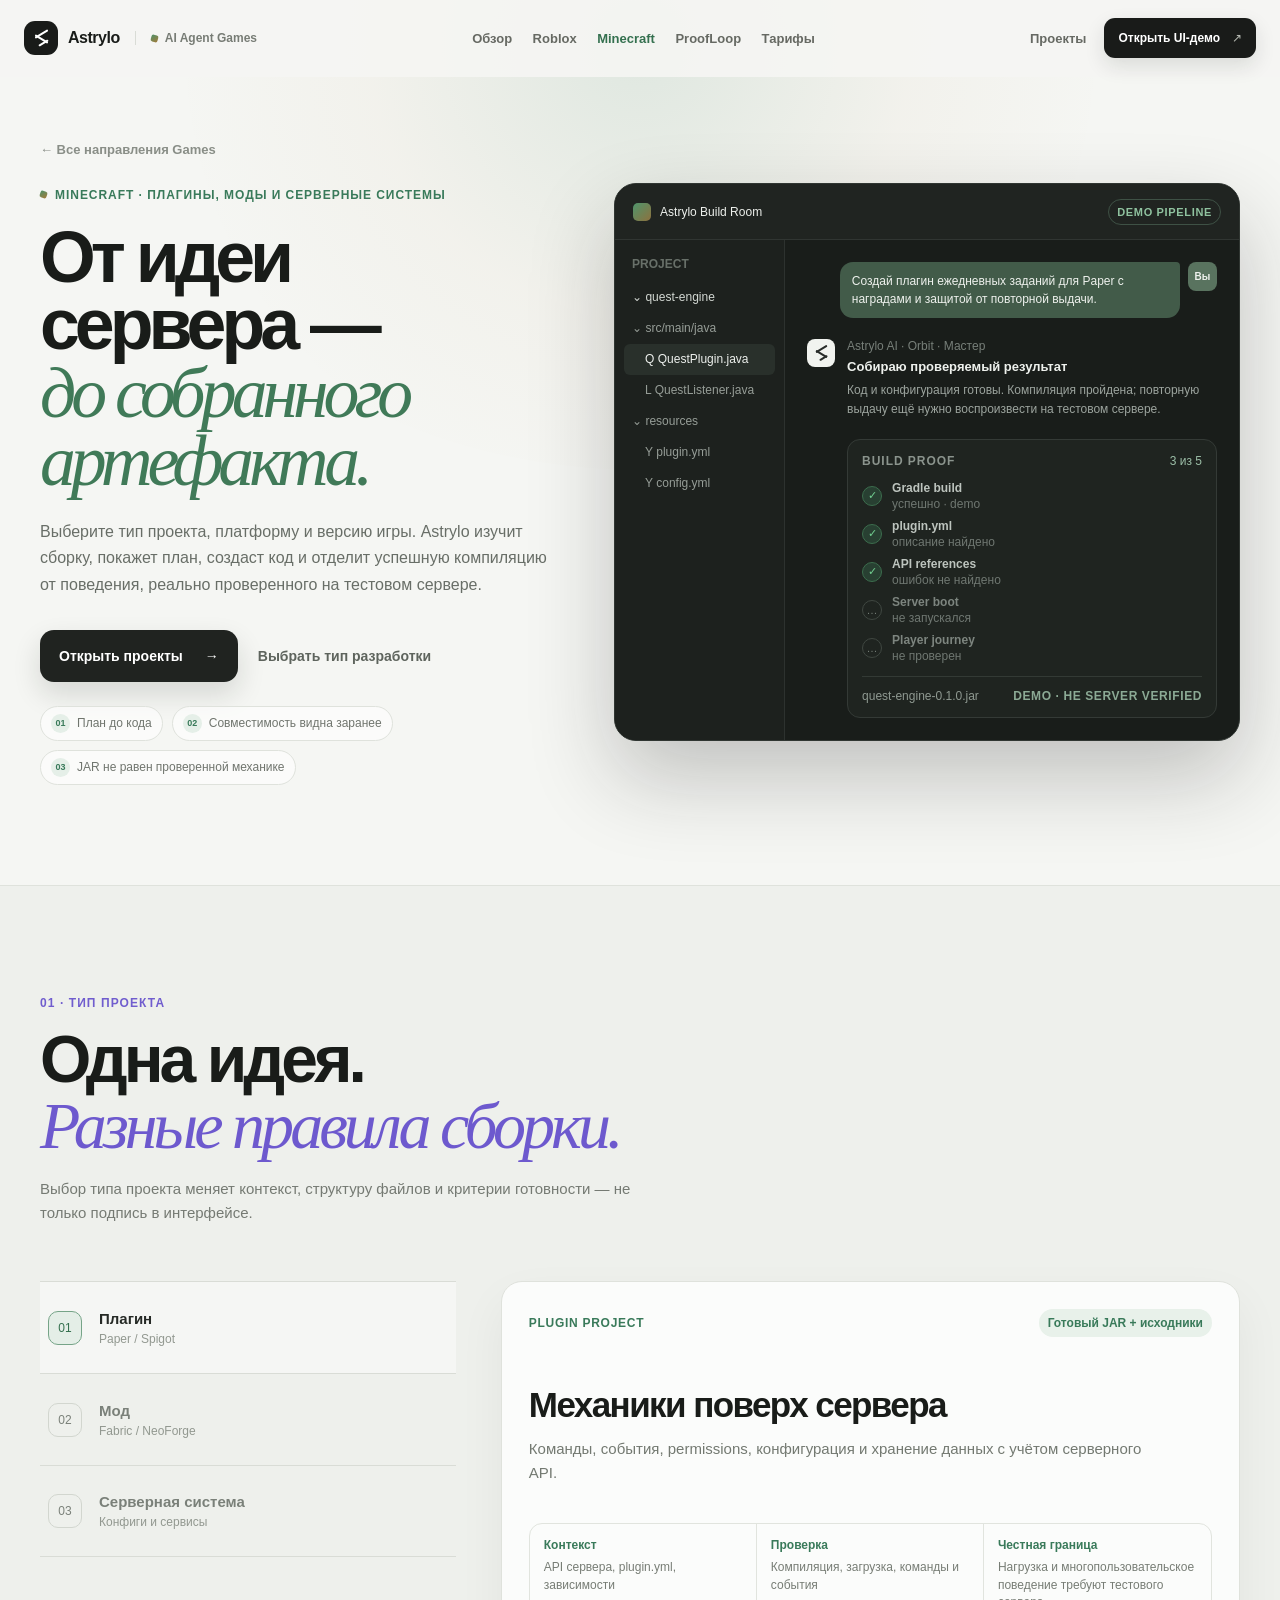
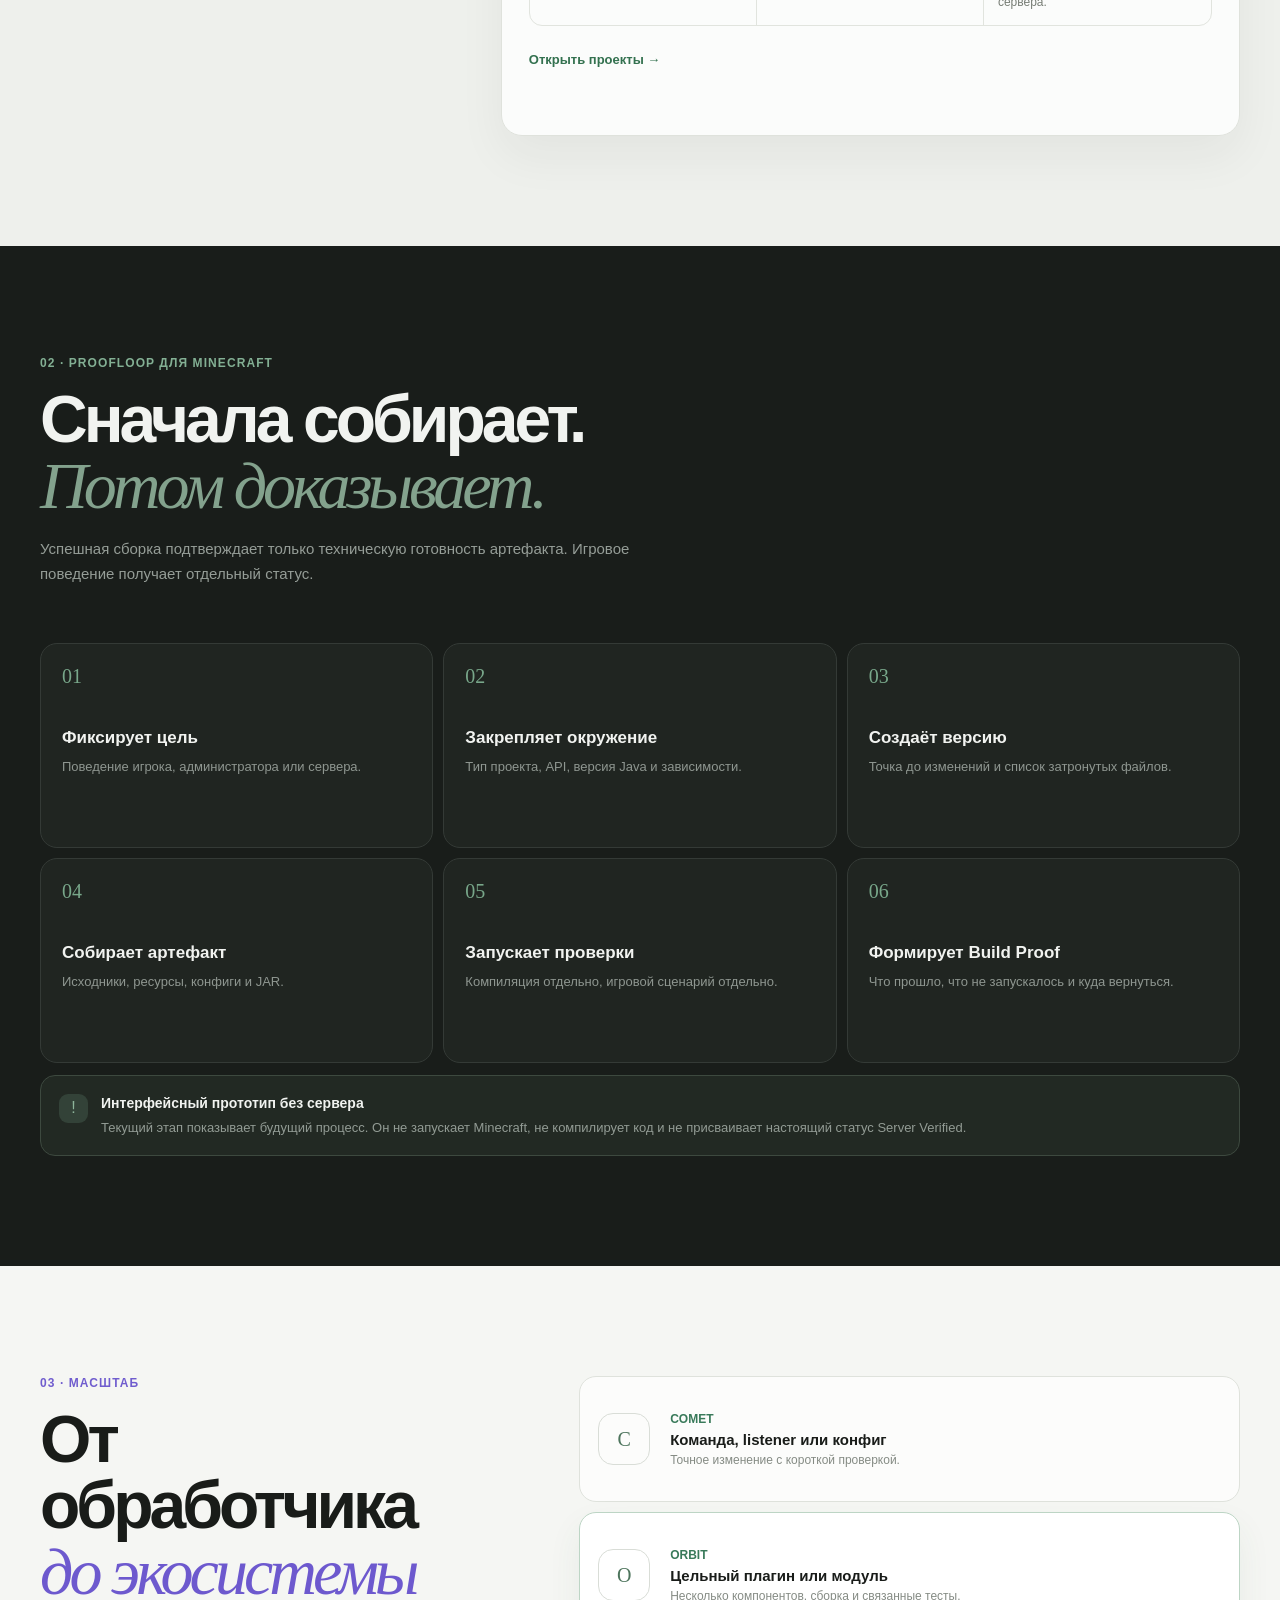
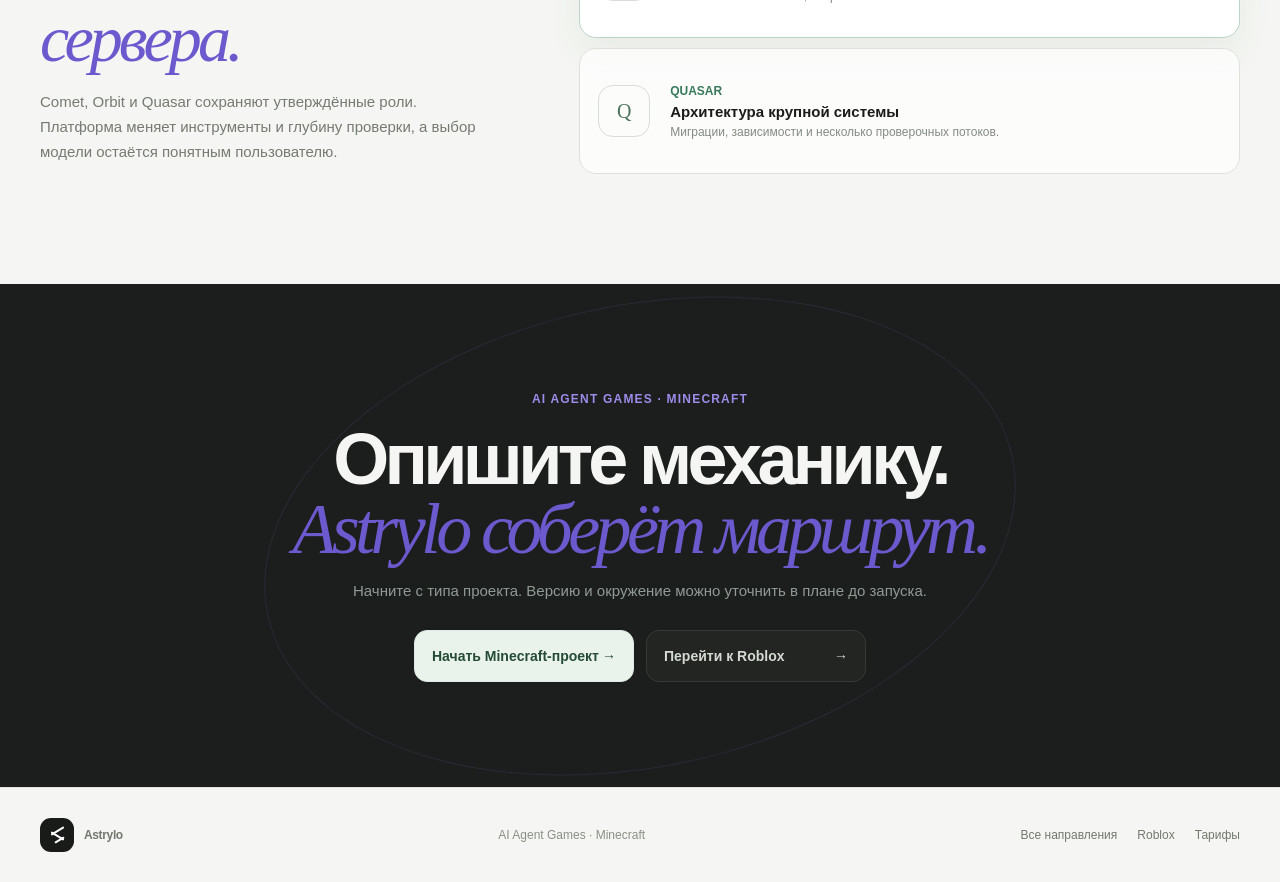
<file: games-minecraft.html>
<!doctype html>
<html lang="ru">
<head>
  <meta charset="utf-8">
  <meta name="viewport" content="width=device-width, initial-scale=1">
  <meta name="description" content="Интерфейсный прототип Astrylo AI Agent Games для плагинов, модов и серверных систем Minecraft.">
  <meta name="theme-color" content="#f5f6f3">
  <title>Astrylo AI Agent Games — Minecraft</title>
  <link rel="icon" href="favicon.svg" type="image/svg+xml">
  <link rel="stylesheet" href="landing.css?v=20260909-astrylo-rc1">
  <link rel="stylesheet" href="games-platform.css?v=20260909-astrylo-rc1">
</head>
<body class="games-platform-site minecraft-site">
  <a class="skip-link" href="#main-content">К основному содержимому</a>
  <header class="site-header" id="site-header">
    <div class="header-inner">
      <div class="games-brand-lockup"><a class="wordmark" href="index.html" aria-label="Astrylo AI — главная"><span class="brand-symbol"><i></i></span><span>Astrylo</span></a><a class="games-product-name" href="games.html"><i></i>AI Agent Games</a></div>
      <nav class="desktop-nav" aria-label="Навигация AI Agent Games"><a href="games.html">Обзор</a><a href="games-roblox.html">Roblox</a><a class="active" href="#minecraft" aria-current="page">Minecraft</a><a href="#minecraft-proof">ProofLoop</a><a href="pricing.html">Тарифы</a></nav>
      <div class="header-actions"><a class="login-link" href="app.html#projects">Проекты</a><a class="header-cta" href="app.html#projects">Открыть UI-демо <span>↗</span></a><button class="menu-button" id="menu-button" type="button" aria-label="Открыть меню" aria-controls="mobile-nav" aria-expanded="false"><span></span><span></span></button></div>
    </div>
    <div class="mobile-nav" id="mobile-nav"><a href="games.html">Все направления</a><a href="games-roblox.html">Roblox</a><a href="#minecraft">Minecraft</a><a href="#project-types">Типы проектов</a><a href="#minecraft-proof">ProofLoop</a><a href="app.html#projects">Открыть UI-демо</a></div>
  </header>

  <main id="main-content">
    <section class="minecraft-hero" id="minecraft"><div class="platform-glow" aria-hidden="true"></div><div class="container minecraft-hero-grid">
      <div class="minecraft-copy reveal"><a class="platform-back" href="games.html">← Все направления Games</a><span class="minecraft-kicker"><i></i>Minecraft · плагины, моды и серверные системы</span><h1>От идеи сервера —<br><em>до собранного артефакта.</em></h1><p>Выберите тип проекта, платформу и версию игры. Astrylo изучит сборку, покажет план, создаст код и отделит успешную компиляцию от поведения, реально проверенного на тестовом сервере.</p><div class="minecraft-actions"><a class="minecraft-primary" href="app.html#projects">Открыть проекты <span>→</span></a><a href="#project-types">Выбрать тип разработки</a></div><ul class="minecraft-assurances"><li><i>01</i>План до кода</li><li><i>02</i>Совместимость видна заранее</li><li><i>03</i>JAR не равен проверенной механике</li></ul></div>
      <div class="build-window reveal" aria-label="Демонстрация Minecraft Build Proof"><header><span><i></i>Astrylo Build Room</span><b>DEMO PIPELINE</b></header><div class="build-body"><aside><small>PROJECT</small><span class="root">⌄ quest-engine</span><span>⌄ src/main/java</span><span class="file active">Q QuestPlugin.java</span><span class="file">L QuestListener.java</span><span>⌄ resources</span><span class="file">Y plugin.yml</span><span class="file">Y config.yml</span></aside><section><div class="build-request"><span>Вы</span><p>Создай плагин ежедневных заданий для Paper с наградами и защитой от повторной выдачи.</p></div><div class="build-agent"><span class="build-z"><i></i></span><div><small>Astrylo AI · Orbit · Мастер</small><b>Собираю проверяемый результат</b><p>Код и конфигурация готовы. Компиляция пройдена; повторную выдачу ещё нужно воспроизвести на тестовом сервере.</p></div></div><div class="build-proof"><header><span>BUILD PROOF</span><em>3 из 5</em></header><ol><li class="done"><i>✓</i><span><b>Gradle build</b><small>успешно · demo</small></span></li><li class="done"><i>✓</i><span><b>plugin.yml</b><small>описание найдено</small></span></li><li class="done"><i>✓</i><span><b>API references</b><small>ошибок не найдено</small></span></li><li class="waiting"><i>…</i><span><b>Server boot</b><small>не запускался</small></span></li><li class="waiting"><i>…</i><span><b>Player journey</b><small>не проверен</small></span></li></ol><footer><span>quest-engine-0.1.0.jar</span><b>DEMO · НЕ SERVER VERIFIED</b></footer></div></section></div></div>
    </div></section>

    <section class="project-types" id="project-types"><div class="container"><div class="platform-heading reveal"><span>01 · Тип проекта</span><h2>Одна идея.<br><em>Разные правила сборки.</em></h2><p>Выбор типа проекта меняет контекст, структуру файлов и критерии готовности — не только подпись в интерфейсе.</p></div><div class="type-layout reveal"><div class="type-tabs" role="tablist" aria-label="Тип Minecraft-проекта"><button class="active" id="type-tab-plugin" type="button" role="tab" aria-selected="true" aria-controls="type-panel" tabindex="0" data-type="plugin"><span>01</span><div><b>Плагин</b><small>Paper / Spigot</small></div></button><button id="type-tab-mod" type="button" role="tab" aria-selected="false" aria-controls="type-panel" tabindex="-1" data-type="mod"><span>02</span><div><b>Мод</b><small>Fabric / NeoForge</small></div></button><button id="type-tab-server" type="button" role="tab" aria-selected="false" aria-controls="type-panel" tabindex="-1" data-type="server"><span>03</span><div><b>Серверная система</b><small>Конфиги и сервисы</small></div></button></div><article class="type-preview" id="type-panel" role="tabpanel" aria-labelledby="type-tab-plugin" aria-live="polite"><header><span id="type-label">PLUGIN PROJECT</span><b id="type-result">Готовый JAR + исходники</b></header><h3 id="type-title">Механики поверх сервера</h3><p id="type-copy">Команды, события, permissions, конфигурация и хранение данных с учётом серверного API.</p><dl><div><dt>Контекст</dt><dd id="type-context">API сервера, plugin.yml, зависимости</dd></div><div><dt>Проверка</dt><dd id="type-check">Компиляция, загрузка, команды и события</dd></div><div><dt>Честная граница</dt><dd id="type-limit">Нагрузка и многопользовательское поведение требуют тестового сервера.</dd></div></dl><a href="app.html#projects">Открыть проекты →</a></article></div></div></section>

    <section class="minecraft-proof" id="minecraft-proof"><div class="container"><div class="platform-heading reveal"><span>02 · ProofLoop для Minecraft</span><h2>Сначала собирает.<br><em>Потом доказывает.</em></h2><p>Успешная сборка подтверждает только техническую готовность артефакта. Игровое поведение получает отдельный статус.</p></div><ol class="minecraft-proof-grid reveal"><li><span>01</span><b>Фиксирует цель</b><p>Поведение игрока, администратора или сервера.</p></li><li><span>02</span><b>Закрепляет окружение</b><p>Тип проекта, API, версия Java и зависимости.</p></li><li><span>03</span><b>Создаёт версию</b><p>Точка до изменений и список затронутых файлов.</p></li><li><span>04</span><b>Собирает артефакт</b><p>Исходники, ресурсы, конфиги и JAR.</p></li><li><span>05</span><b>Запускает проверки</b><p>Компиляция отдельно, игровой сценарий отдельно.</p></li><li><span>06</span><b>Формирует Build Proof</b><p>Что прошло, что не запускалось и куда вернуться.</p></li></ol><aside class="minecraft-limit reveal"><span>!</span><div><b>Интерфейсный прототип без сервера</b><p>Текущий этап показывает будущий процесс. Он не запускает Minecraft, не компилирует код и не присваивает настоящий статус Server Verified.</p></div></aside></div></section>

    <section class="minecraft-models"><div class="container minecraft-model-grid"><div class="platform-heading reveal"><span>03 · Масштаб</span><h2>От обработчика<br><em>до экосистемы сервера.</em></h2><p>Comet, Orbit и Quasar сохраняют утверждённые роли. Платформа меняет инструменты и глубину проверки, а выбор модели остаётся понятным пользователю.</p></div><div class="minecraft-model-list reveal"><article><span>C</span><div><small>COMET</small><b>Команда, listener или конфиг</b><p>Точное изменение с короткой проверкой.</p></div></article><article class="active"><span>O</span><div><small>ORBIT</small><b>Цельный плагин или модуль</b><p>Несколько компонентов, сборка и связанные тесты.</p></div></article><article><span>Q</span><div><small>QUASAR</small><b>Архитектура крупной системы</b><p>Миграции, зависимости и несколько проверочных потоков.</p></div></article></div></div></section>

    <section class="platform-final minecraft-final"><div class="container reveal"><span>AI AGENT GAMES · MINECRAFT</span><h2>Опишите механику.<br><em>Astrylo соберёт маршрут.</em></h2><p>Начните с типа проекта. Версию и окружение можно уточнить в плане до запуска.</p><div><a href="app.html#projects">Начать Minecraft-проект <b>→</b></a><a href="games-roblox.html">Перейти к Roblox <b>→</b></a></div></div></section>
  </main>

  <footer class="platform-footer"><div class="container"><a class="wordmark" href="index.html"><span class="brand-symbol"><i></i></span><span>Astrylo</span></a><p>AI Agent Games · Minecraft</p><div><a href="games.html">Все направления</a><a href="games-roblox.html">Roblox</a><a href="pricing.html">Тарифы</a></div></div></footer>
  <script>
    const menuButton=document.querySelector('#menu-button');const mobileNav=document.querySelector('#mobile-nav');function closeMenu(){mobileNav.classList.remove('open');menuButton.classList.remove('open');menuButton.setAttribute('aria-expanded','false');}menuButton.addEventListener('click',function(){const open=mobileNav.classList.toggle('open');menuButton.classList.toggle('open',open);menuButton.setAttribute('aria-expanded',String(open));});document.querySelectorAll('.mobile-nav a').forEach(function(link){link.addEventListener('click',closeMenu);});
    const typeData={plugin:['PLUGIN PROJECT','Готовый JAR + исходники','Механики поверх сервера','Команды, события, permissions, конфигурация и хранение данных с учётом серверного API.','API сервера, plugin.yml, зависимости','Компиляция, загрузка, команды и события','Нагрузка и многопользовательское поведение требуют тестового сервера.'],mod:['MOD PROJECT','Мод + ресурсы + исходники','Изменения клиента и игры','Контент, игровые события, регистрация объектов и интеграция с выбранным загрузчиком модов.','Mappings, loader API, ресурсы и mixins','Сборка, запуск окружения и игровой сценарий','Совместимость с другими модами нельзя доказать без конкретной сборки.'],server:['SERVER SYSTEM','Конфиги + сервисы + инструкции','Связанная серверная инфраструктура','Права, прокси, конфигурации, обмен данными и операционные сценарии нескольких компонентов.','Сервисы, конфиги, зависимости и сеть','Валидация конфигов, запуск и отказоустойчивость','Реальная нагрузка и сеть требуют отдельного тестового окружения.']};
    const typeButtons=Array.from(document.querySelectorAll('[data-type]'));function selectType(button){const data=typeData[button.dataset.type];typeButtons.forEach(function(item){const selected=item===button;item.classList.toggle('active',selected);item.setAttribute('aria-selected',String(selected));item.tabIndex=selected?0:-1;});document.querySelector('#type-panel').setAttribute('aria-labelledby',button.id);['label','result','title','copy','context','check','limit'].forEach(function(key,index){document.querySelector('#type-'+key).textContent=data[index];});}typeButtons.forEach(function(button,index){button.addEventListener('click',function(){selectType(button);});button.addEventListener('keydown',function(event){if(!['ArrowDown','ArrowUp','ArrowRight','ArrowLeft','Home','End'].includes(event.key))return;event.preventDefault();const next=event.key==='Home'?0:event.key==='End'?typeButtons.length-1:(index+(event.key==='ArrowUp'||event.key==='ArrowLeft'?-1:1)+typeButtons.length)%typeButtons.length;selectType(typeButtons[next]);typeButtons[next].focus();});});
    document.addEventListener('keydown',function(event){if(event.key==='Escape')closeMenu();});if('IntersectionObserver' in window){const observer=new IntersectionObserver(function(entries){entries.forEach(function(entry){if(entry.isIntersecting)entry.target.classList.add('visible');});},{threshold:.1});document.querySelectorAll('.reveal').forEach(function(item){observer.observe(item);});}else{document.querySelectorAll('.reveal').forEach(function(item){item.classList.add('visible');});}
  </script>
</body>
</html>
</file>
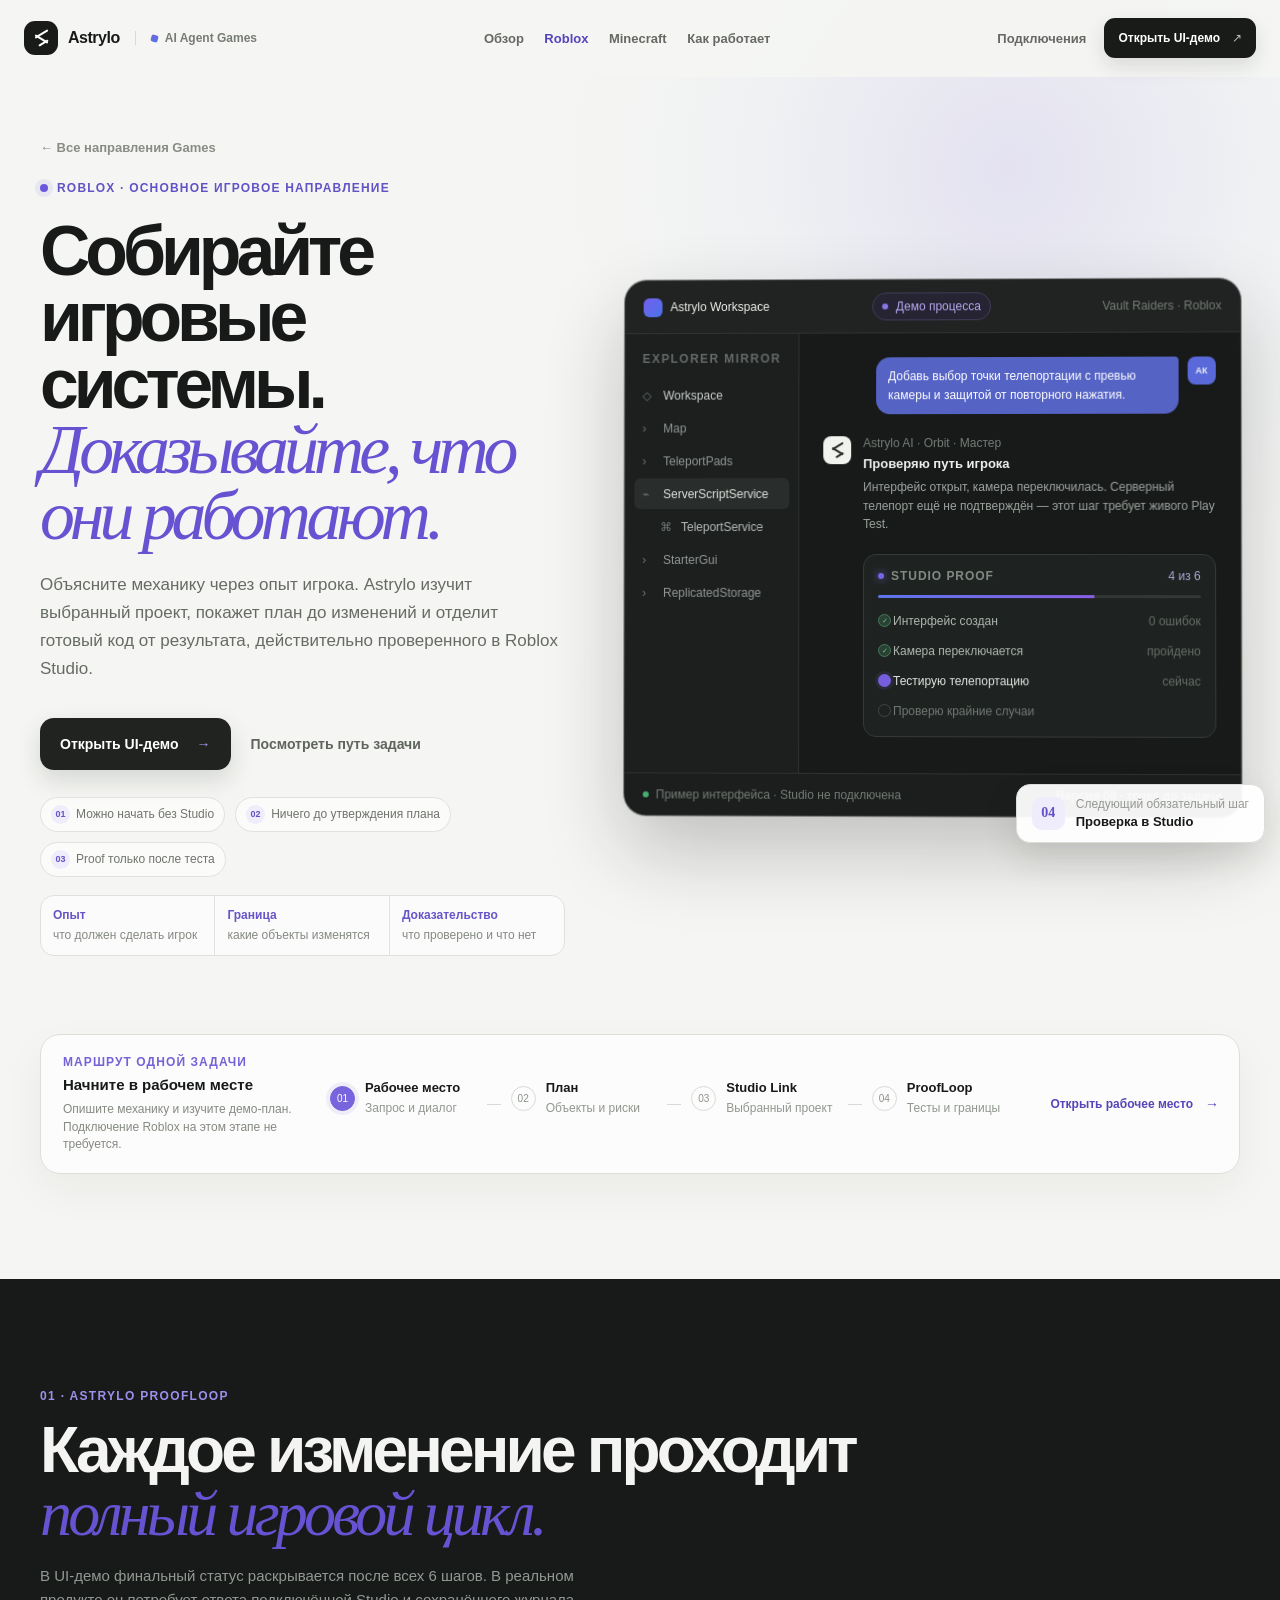
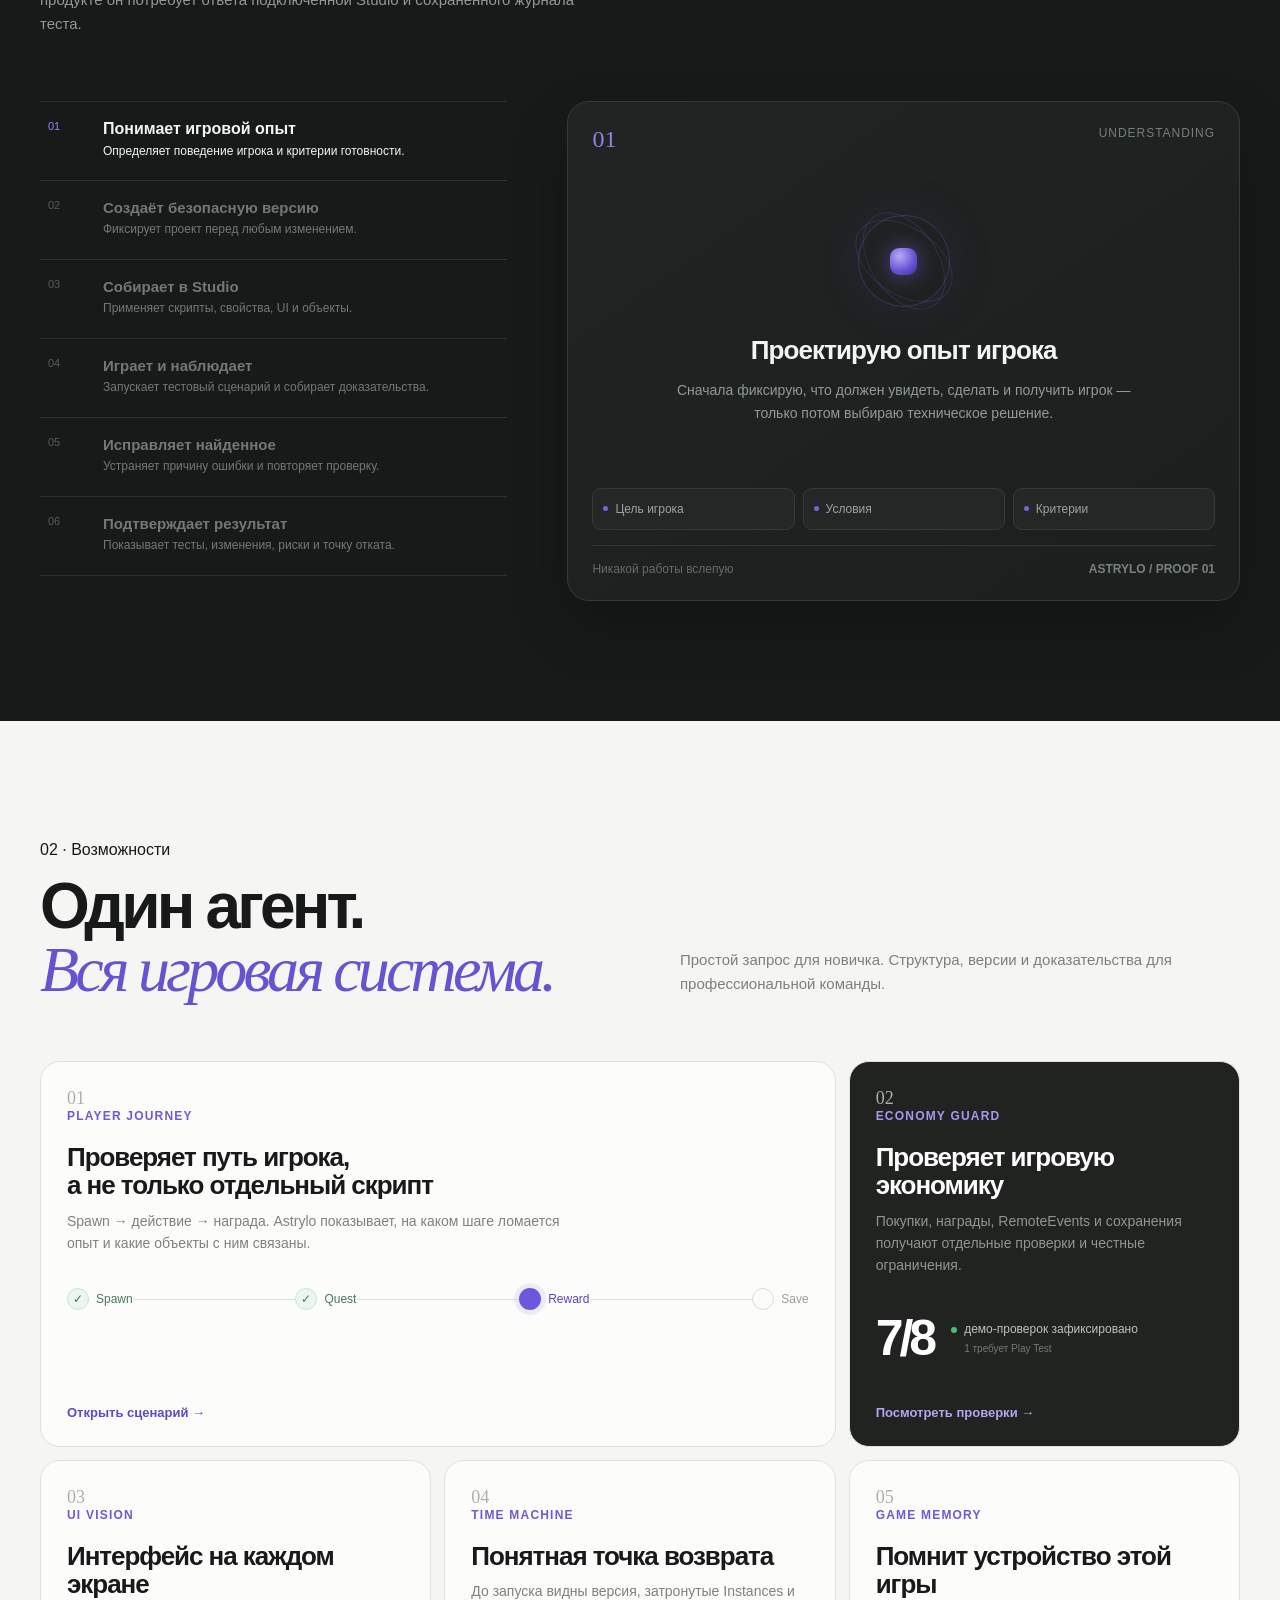
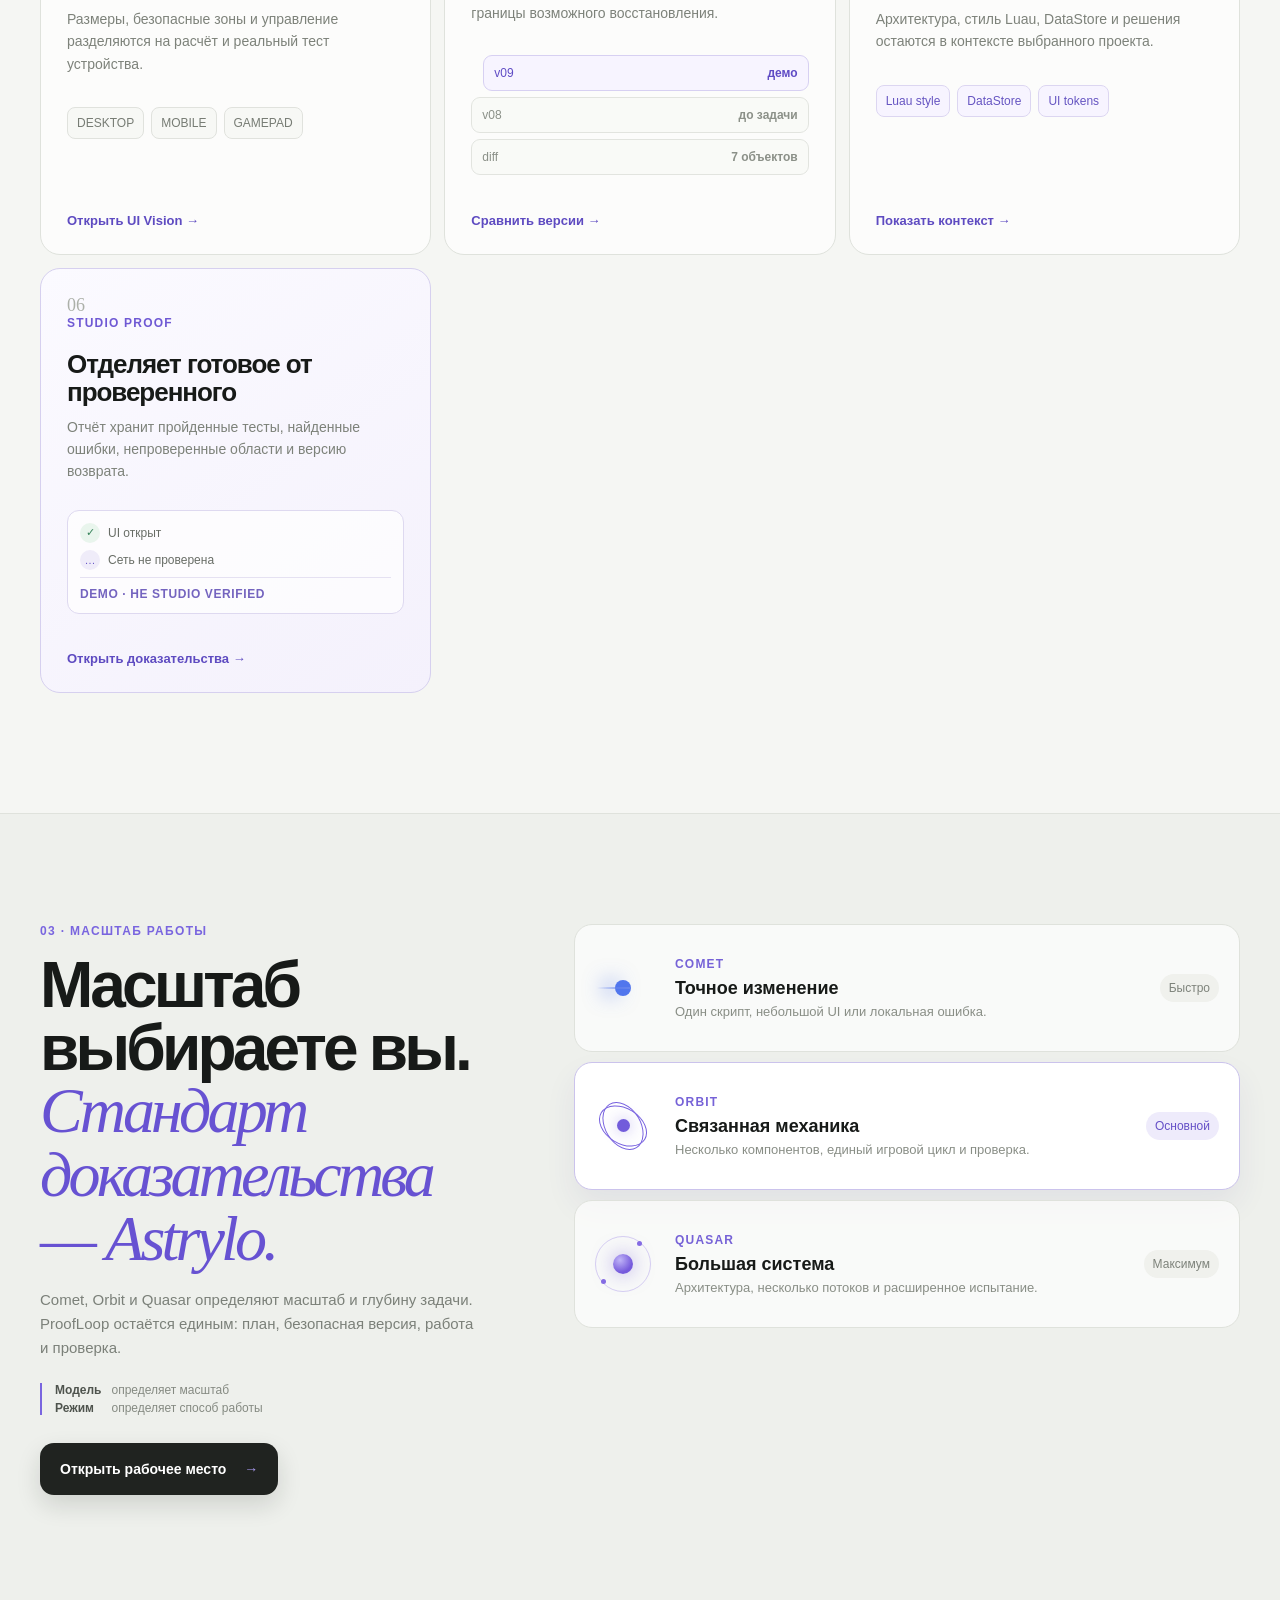
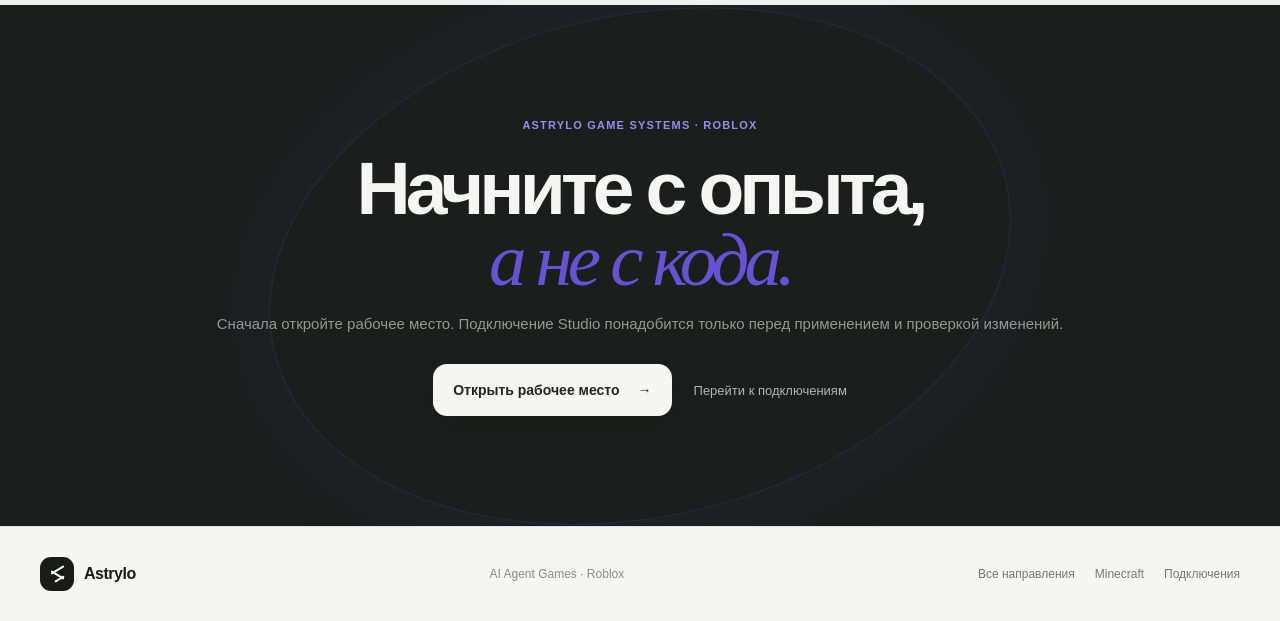
<file: games-roblox.html>
<!doctype html>
<html lang="ru">
<head>
  <meta charset="utf-8">
  <meta name="viewport" content="width=device-width, initial-scale=1">
  <meta name="description" content="Astrylo AI Agent Games — интерфейсный прототип рабочего пространства для создания и проверки игровых систем Roblox.">
  <meta name="theme-color" content="#f5f6f3">
  <title>Astrylo AI Agent Games — Roblox</title>
  <link rel="icon" href="favicon.svg" type="image/svg+xml">
  <link rel="stylesheet" href="landing.css?v=20260909-astrylo-rc1">
  <link rel="stylesheet" href="games.css?v=20260909-astrylo-rc1">
</head>
<body class="games-site">
  <a class="skip-link" href="#main-content">К основному содержимому</a>
  <header class="site-header" id="site-header">
    <div class="header-inner">
      <div class="games-brand-lockup"><a class="wordmark" href="index.html" aria-label="Astrylo AI — главная"><span class="brand-symbol"><i></i></span><span>Astrylo</span></a><a class="games-product-name" href="games.html"><i></i>AI Agent Games</a></div>
      <nav class="desktop-nav" aria-label="Навигация AI Agent Games">
        <a href="games.html">Обзор</a>
        <a class="games-nav-active" href="#roblox" aria-current="page">Roblox</a>
        <a href="games-minecraft.html">Minecraft</a>
        <a href="#proofloop">Как работает</a>
      </nav>
      <div class="header-actions"><a class="login-link" href="app.html#connections">Подключения</a><a class="header-cta" href="app.html#games">Открыть UI-демо <span>↗</span></a><button class="menu-button" id="menu-button" type="button" aria-label="Открыть меню" aria-controls="mobile-nav" aria-expanded="false"><span></span><span></span></button></div>
    </div>
    <div class="mobile-nav" id="mobile-nav"><a href="games.html">Все направления</a><a href="#roblox">Roblox</a><a href="games-minecraft.html">Minecraft</a><a href="#journey">Путь задачи</a><a href="#proofloop">ProofLoop</a><a href="app.html#games">Открыть UI-демо Workspace</a></div>
  </header>

  <main id="main-content">
    <section class="games-hero" id="roblox">
      <div class="games-aurora" aria-hidden="true"></div>
      <div class="container games-hero-grid">
        <div class="games-hero-copy reveal">
          <a class="games-back" href="games.html">← Все направления Games</a>
          <span class="games-kicker"><i></i>Roblox · основное игровое направление</span>
          <h1>Собирайте игровые системы.<br><em>Доказывайте, что они работают.</em></h1>
          <p>Объясните механику через опыт игрока. Astrylo изучит выбранный проект, покажет план до изменений и отделит готовый код от результата, действительно проверенного в Roblox Studio.</p>
          <div class="games-hero-actions"><a class="games-primary" href="app.html#games">Открыть UI-демо <span>→</span></a><a class="games-secondary" href="#journey">Посмотреть путь задачи</a></div>
          <div class="games-evidence"><span><i>01</i>Можно начать без Studio</span><span><i>02</i>Ничего до утверждения плана</span><span><i>03</i>Proof только после теста</span></div>
          <dl class="games-contract" aria-label="Контракт результата Astrylo"><div><dt>Опыт</dt><dd>что должен сделать игрок</dd></div><div><dt>Граница</dt><dd>какие объекты изменятся</dd></div><div><dt>Доказательство</dt><dd>что проверено и что нет</dd></div></dl>
        </div>

        <div class="studio-scene reveal" aria-label="Рабочий процесс Astrylo в Roblox Studio">
          <div class="studio-window">
            <header><span class="studio-app"><b></b>Astrylo Workspace</span><span class="studio-live studio-demo"><i></i>Демо процесса</span><span class="studio-place">Vault Raiders · Roblox</span></header>
            <div class="studio-body">
              <aside class="studio-tree"><small>EXPLORER MIRROR</small><span class="tree-root"><i>◇</i>Workspace</span><span><i>›</i>Map</span><span><i>›</i>TeleportPads</span><span class="active"><i>⌁</i>ServerScriptService</span><span class="tree-child"><i>⌘</i>TeleportService</span><span><i>›</i>StarterGui</span><span><i>›</i>ReplicatedStorage</span></aside>
              <section class="studio-task">
                <div class="studio-prompt"><span>АК</span><p>Добавь выбор точки телепортации с превью камеры и защитой от повторного нажатия.</p></div>
                <div class="studio-agent"><span class="studio-z"><i></i></span><div><small>Astrylo AI · Orbit · Мастер</small><b>Проверяю путь игрока</b><p>Интерфейс открыт, камера переключилась. Серверный телепорт ещё не подтверждён — этот шаг требует живого Play Test.</p></div></div>
                <div class="proof-run-card">
                  <div class="proof-run-head"><span><i></i>STUDIO PROOF</span><em>4 из 6</em></div>
                  <div class="proof-run-track"><i></i></div>
                  <ol><li class="done"><span>✓</span>Интерфейс создан<em>0 ошибок</em></li><li class="done"><span>✓</span>Камера переключается<em>пройдено</em></li><li class="active"><span></span>Тестирую телепортацию<em>сейчас</em></li><li><span></span>Проверю крайние случаи</li></ol>
                </div>
              </section>
            </div>
            <footer><span><i></i>Пример интерфейса · Studio не подключена</span><b>Версия 08 · точка до задачи</b></footer>
          </div>
          <div class="studio-proof-badge proof-active"><span>04</span><div><small>Следующий обязательный шаг</small><b>Проверка в Studio</b></div></div>
        </div>
      </div>
      <div class="container games-path reveal" id="journey" aria-label="Путь работы с Astrylo Roblox">
        <div class="games-path-intro"><small>Маршрут одной задачи</small><b id="funnel-title">Начните в рабочем месте</b><p id="funnel-copy">Опишите механику и изучите демо-план. Подключение Roblox на этом этапе не требуется.</p></div>
        <ol aria-label="Этапы пути"><li class="current"><button type="button" data-funnel-step="0" aria-pressed="true"><span>01</span><div><b>Рабочее место</b><small>Запрос и диалог</small></div></button></li><li><button type="button" data-funnel-step="1" aria-pressed="false"><span>02</span><div><b>План</b><small>Объекты и риски</small></div></button></li><li><button type="button" data-funnel-step="2" aria-pressed="false"><span>03</span><div><b>Studio Link</b><small>Выбранный проект</small></div></button></li><li><button type="button" data-funnel-step="3" aria-pressed="false"><span>04</span><div><b>ProofLoop</b><small>Тесты и границы</small></div></button></li></ol>
        <a id="funnel-action" href="app.html#games">Открыть рабочее место <span>→</span></a>
      </div>
    </section>

    <section class="proofloop" id="proofloop">
      <div class="container">
        <div class="games-section-heading reveal"><span>01 · Astrylo ProofLoop</span><h2>Каждое изменение проходит<br><em>полный игровой цикл.</em></h2><p>В UI-демо финальный статус раскрывается после всех 6 шагов. В реальном продукте он потребует ответа подключённой Studio и сохранённого журнала теста.</p></div>
        <div class="proofloop-grid reveal">
          <ol class="proofloop-steps" aria-label="Этапы Astrylo ProofLoop">
            <li><button class="active" type="button" data-proof-step="0" aria-pressed="true"><span>01</span><div><b>Понимает игровой опыт</b><small>Определяет поведение игрока и критерии готовности.</small></div></button></li>
            <li><button type="button" data-proof-step="1" aria-pressed="false"><span>02</span><div><b>Создаёт безопасную версию</b><small>Фиксирует проект перед любым изменением.</small></div></button></li>
            <li><button type="button" data-proof-step="2" aria-pressed="false"><span>03</span><div><b>Собирает в Studio</b><small>Применяет скрипты, свойства, UI и объекты.</small></div></button></li>
            <li><button type="button" data-proof-step="3" aria-pressed="false"><span>04</span><div><b>Играет и наблюдает</b><small>Запускает тестовый сценарий и собирает доказательства.</small></div></button></li>
            <li><button type="button" data-proof-step="4" aria-pressed="false"><span>05</span><div><b>Исправляет найденное</b><small>Устраняет причину ошибки и повторяет проверку.</small></div></button></li>
            <li><button type="button" data-proof-step="5" aria-pressed="false"><span>06</span><div><b>Подтверждает результат</b><small>Показывает тесты, изменения, риски и точку отката.</small></div></button></li>
          </ol>
          <div class="proofloop-preview">
            <div class="proofloop-preview-top"><span id="proof-number">01</span><em id="proof-state">Understanding</em></div>
            <div class="proof-core"><span><i></i></span><b id="proof-title">Проектирую опыт игрока</b><p id="proof-copy">Сначала фиксирую, что должен увидеть, сделать и получить игрок — только потом выбираю техническое решение.</p></div>
            <div class="proof-signals"><span><i></i>Цель игрока</span><span><i></i>Условия</span><span><i></i>Критерии</span></div>
            <footer><span>Никакой работы вслепую</span><b>ASTRYLO / PROOF 01</b></footer>
          </div>
        </div>
      </div>
    </section>

    <section class="games-capabilities" id="capabilities">
      <div class="container">
        <div class="games-section-heading split reveal"><div><span>02 · Возможности</span><h2>Один агент.<br><em>Вся игровая система.</em></h2></div><p>Простой запрос для новичка. Структура, версии и доказательства для профессиональной команды.</p></div>
        <div class="capability-mosaic">
          <article class="capability-wide reveal"><span class="cap-index">01</span><small>PLAYER JOURNEY</small><h3>Проверяет путь игрока,<br>а не только отдельный скрипт</h3><p>Spawn → действие → награда. Astrylo показывает, на каком шаге ломается опыт и какие объекты с ним связаны.</p><div class="journey-line"><span class="done"><i>✓</i>Spawn</span><b></b><span class="done"><i>✓</i>Quest</span><b></b><span class="active"><i></i>Reward</span><b></b><span><i></i>Save</span></div><a class="capability-open" href="app.html#games">Открыть сценарий →</a></article>
          <article class="capability-dark reveal"><span class="cap-index">02</span><small>ECONOMY GUARD</small><h3>Проверяет игровую экономику</h3><p>Покупки, награды, RemoteEvents и сохранения получают отдельные проверки и честные ограничения.</p><div class="guard-score"><strong>7/8</strong><span><i></i>демо-проверок зафиксировано<small>1 требует Play Test</small></span></div><a class="capability-open" href="app.html#games">Посмотреть проверки →</a></article>
          <article class="reveal"><span class="cap-index">03</span><small>UI VISION</small><h3>Интерфейс на каждом экране</h3><p>Размеры, безопасные зоны и управление разделяются на расчёт и реальный тест устройства.</p><div class="device-row"><span>DESKTOP</span><span>MOBILE</span><span>GAMEPAD</span></div><a class="capability-open" href="app.html#games">Открыть UI Vision →</a></article>
          <article class="reveal"><span class="cap-index">04</span><small>TIME MACHINE</small><h3>Понятная точка возврата</h3><p>До запуска видны версия, затронутые Instances и границы возможного восстановления.</p><div class="version-stack"><span>v09 <b>демо</b></span><span>v08 <b>до задачи</b></span><span>diff <b>7 объектов</b></span></div><a class="capability-open" href="app.html#games">Сравнить версии →</a></article>
          <article class="reveal"><span class="cap-index">05</span><small>GAME MEMORY</small><h3>Помнит устройство этой игры</h3><p>Архитектура, стиль Luau, DataStore и решения остаются в контексте выбранного проекта.</p><div class="memory-tags"><span>Luau style</span><span>DataStore</span><span>UI tokens</span></div><a class="capability-open" href="app.html#games">Показать контекст →</a></article>
          <article class="capability-proof reveal"><span class="cap-index">06</span><small>STUDIO PROOF</small><h3>Отделяет готовое от проверенного</h3><p>Отчёт хранит пройденные тесты, найденные ошибки, непроверенные области и версию возврата.</p><div class="proof-receipt"><span><i>✓</i>UI открыт</span><span><i>…</i>Сеть не проверена</span><b>DEMO · НЕ STUDIO VERIFIED</b></div><a class="capability-open" href="app.html#games">Открыть доказательства →</a></article>
        </div>
      </div>
    </section>

    <section class="games-models">
      <div class="container games-models-grid">
        <div class="games-section-heading reveal"><span>03 · Масштаб работы</span><h2>Масштаб выбираете вы.<br><em>Стандарт доказательства — Astrylo.</em></h2><p>Comet, Orbit и Quasar определяют масштаб и глубину задачи. ProofLoop остаётся единым: план, безопасная версия, работа и проверка.</p><div class="model-rule"><b>Модель</b><span>определяет масштаб</span><i></i><b>Режим</b><span>определяет способ работы</span></div><a class="games-primary" href="app.html#games">Открыть рабочее место <span>→</span></a></div>
        <div class="games-model-list reveal">
          <article><span class="model-comet-dot"></span><div><small>COMET</small><h3>Точное изменение</h3><p>Один скрипт, небольшой UI или локальная ошибка.</p></div><em>Быстро</em></article>
          <article class="featured"><span class="model-orbit-dot"><i></i></span><div><small>ORBIT</small><h3>Связанная механика</h3><p>Несколько компонентов, единый игровой цикл и проверка.</p></div><em>Основной</em></article>
          <article><span class="model-quasar-dot"><i></i><i></i></span><div><small>QUASAR</small><h3>Большая система</h3><p>Архитектура, несколько потоков и расширенное испытание.</p></div><em>Максимум</em></article>
        </div>
      </div>
    </section>

    <section class="games-final">
      <div class="container games-final-inner reveal"><span>ASTRYLO GAME SYSTEMS · ROBLOX</span><h2>Начните с опыта,<br><em>а не с кода.</em></h2><p>Сначала откройте рабочее место. Подключение Studio понадобится только перед применением и проверкой изменений.</p><div><a class="games-primary light" href="app.html#games">Открыть рабочее место <b>→</b></a><a href="app.html#connections">Перейти к подключениям</a></div></div>
    </section>
  </main>

  <footer class="games-footer"><div class="container"><a class="wordmark" href="index.html"><span class="brand-symbol"><i></i></span><span>Astrylo</span></a><p>AI Agent Games · Roblox</p><div><a href="games.html">Все направления</a><a href="games-minecraft.html">Minecraft</a><a href="app.html#connections">Подключения</a></div></div></footer>

  <script>
    const menuButton = document.querySelector('#menu-button');
    const mobileNav = document.querySelector('#mobile-nav');
    function closeMobileNav() { mobileNav.classList.remove('open'); menuButton.classList.remove('open'); menuButton.setAttribute('aria-expanded', 'false'); }
    menuButton.addEventListener('click', function () { const open = mobileNav.classList.toggle('open'); menuButton.classList.toggle('open', open); menuButton.setAttribute('aria-expanded', String(open)); });
    document.querySelectorAll('.mobile-nav a').forEach(function (link) { link.addEventListener('click', closeMobileNav); });
    const funnelData = [
      ['Начните в рабочем месте','Опишите механику и изучите демо-план. Подключение Roblox на этом этапе не требуется.','Открыть рабочее место','app.html#games'],
      ['Утвердите границы задачи','До запуска видны затронутые объекты, риски, масштаб модели и ожидаемый расход.','Посмотреть демо-план','app.html#games'],
      ['Подключите только выбранный проект','Studio Link понадобится перед применением изменений. Astrylo получает только разрешённый контекст открытой игры.','Открыть подключения','app.html#connections'],
      ['Получите доказательства, а не обещание','ProofLoop показывает пройденные тесты, ошибки, непроверенные области и точку возврата.','Открыть Studio Proof','app.html#games']
    ];
    const funnelSteps = Array.from(document.querySelectorAll('[data-funnel-step]'));
    function selectFunnelStep(step) { const index = Number(step.dataset.funnelStep); const data = funnelData[index]; funnelSteps.forEach(function (item) { const active = item === step; item.closest('li').classList.toggle('current', active); item.setAttribute('aria-pressed', String(active)); }); document.querySelector('#funnel-title').textContent = data[0]; document.querySelector('#funnel-copy').textContent = data[1]; const action = document.querySelector('#funnel-action'); action.firstChild.textContent = data[2] + ' '; action.href = data[3]; }
    funnelSteps.forEach(function (step, index) { step.addEventListener('click', function () { selectFunnelStep(step); }); step.addEventListener('keydown', function (event) { if (!['ArrowDown','ArrowUp','ArrowRight','ArrowLeft','Home','End'].includes(event.key)) return; event.preventDefault(); const next = event.key === 'Home' ? 0 : event.key === 'End' ? funnelSteps.length - 1 : (index + (event.key === 'ArrowUp' || event.key === 'ArrowLeft' ? -1 : 1) + funnelSteps.length) % funnelSteps.length; funnelSteps[next].focus(); selectFunnelStep(funnelSteps[next]); }); });
    const proofData = [
      ['01','Understanding','Проектирую опыт игрока','Сначала фиксирую, что должен увидеть, сделать и получить игрок — только потом выбираю техническое решение.',['Цель игрока','Условия','Критерии']],
      ['02','Checkpoint','Сохраняю безопасную точку','Создаю контрольную версию и карту затрагиваемых объектов, чтобы любое изменение можно было отменить.',['Версия','Объекты','Откат']],
      ['03','Studio Build','Вношу изменения в Studio','Создаю скрипты, интерфейс и свойства непосредственно в открытом проекте через Astrylo Studio Link.',['Luau','Instances','Properties']],
      ['04','Proof Run','Запускаю игровой сценарий','Проверяю реальное поведение клиента и сервера, интерфейс и сообщения тестового сеанса.',['Play test','Client','Server']],
      ['05','Repair Loop','Исправляю причину сбоя','Сопоставляю ошибку с изменениями, исправляю причину и запускаю проверку ещё раз.',['Ошибка','Ремонт','Повтор']],
      ['06','Verified','Подтверждаю только доказанное','Формирую итог: что изменено, какие проверки пройдены, что не проверено и куда можно откатиться.',['Отчёт','Доказательства','Версия']]
    ];
    const proofSteps = Array.from(document.querySelectorAll('[data-proof-step]'));
    function selectProofStep(step) { const index = Number(step.dataset.proofStep); const data = proofData[index]; proofSteps.forEach(function (item) { const active = item === step; item.classList.toggle('active', active); item.setAttribute('aria-pressed', String(active)); }); document.querySelector('#proof-number').textContent = data[0]; document.querySelector('#proof-state').textContent = data[1]; document.querySelector('#proof-title').textContent = data[2]; document.querySelector('#proof-copy').textContent = data[3]; document.querySelectorAll('.proof-signals span').forEach(function (signal, signalIndex) { signal.lastChild.textContent = data[4][signalIndex]; }); document.querySelector('.proofloop-preview footer b').textContent = 'ASTRYLO / PROOF ' + data[0]; }
    proofSteps.forEach(function (step, index) { step.addEventListener('click', function () { selectProofStep(step); }); step.addEventListener('keydown', function (event) { if (!['ArrowDown','ArrowUp','ArrowRight','ArrowLeft','Home','End'].includes(event.key)) return; event.preventDefault(); const next = event.key === 'Home' ? 0 : event.key === 'End' ? proofSteps.length - 1 : (index + (event.key === 'ArrowUp' || event.key === 'ArrowLeft' ? -1 : 1) + proofSteps.length) % proofSteps.length; proofSteps[next].focus(); selectProofStep(proofSteps[next]); }); });
    if ('IntersectionObserver' in window) { const observer = new IntersectionObserver(function (entries) { entries.forEach(function (entry) { if (entry.isIntersecting) entry.target.classList.add('visible'); }); }, { threshold: .12 }); document.querySelectorAll('.reveal').forEach(function (item) { observer.observe(item); }); } else { document.querySelectorAll('.reveal').forEach(function (item) { item.classList.add('visible'); }); }
    document.addEventListener('keydown', function (event) { if (event.key === 'Escape') closeMobileNav(); });
  </script>
</body>
</html>
</file>
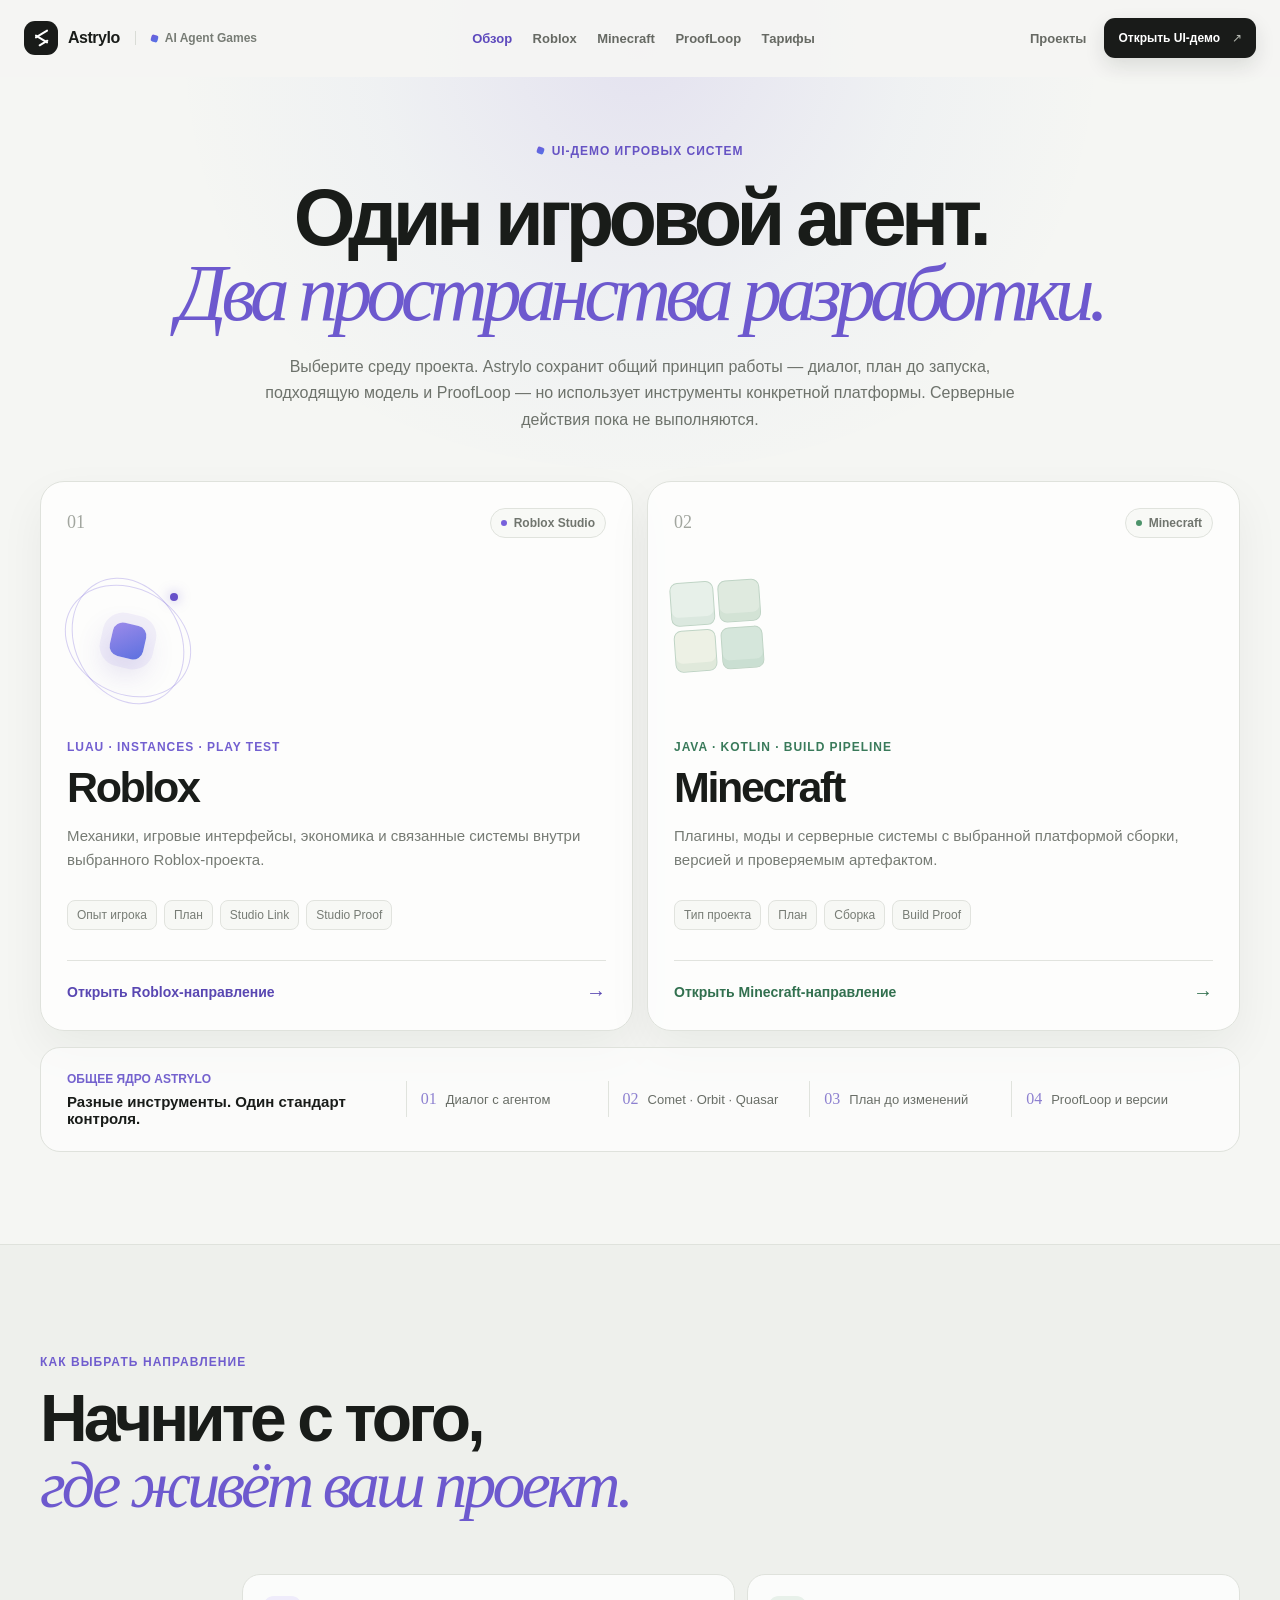
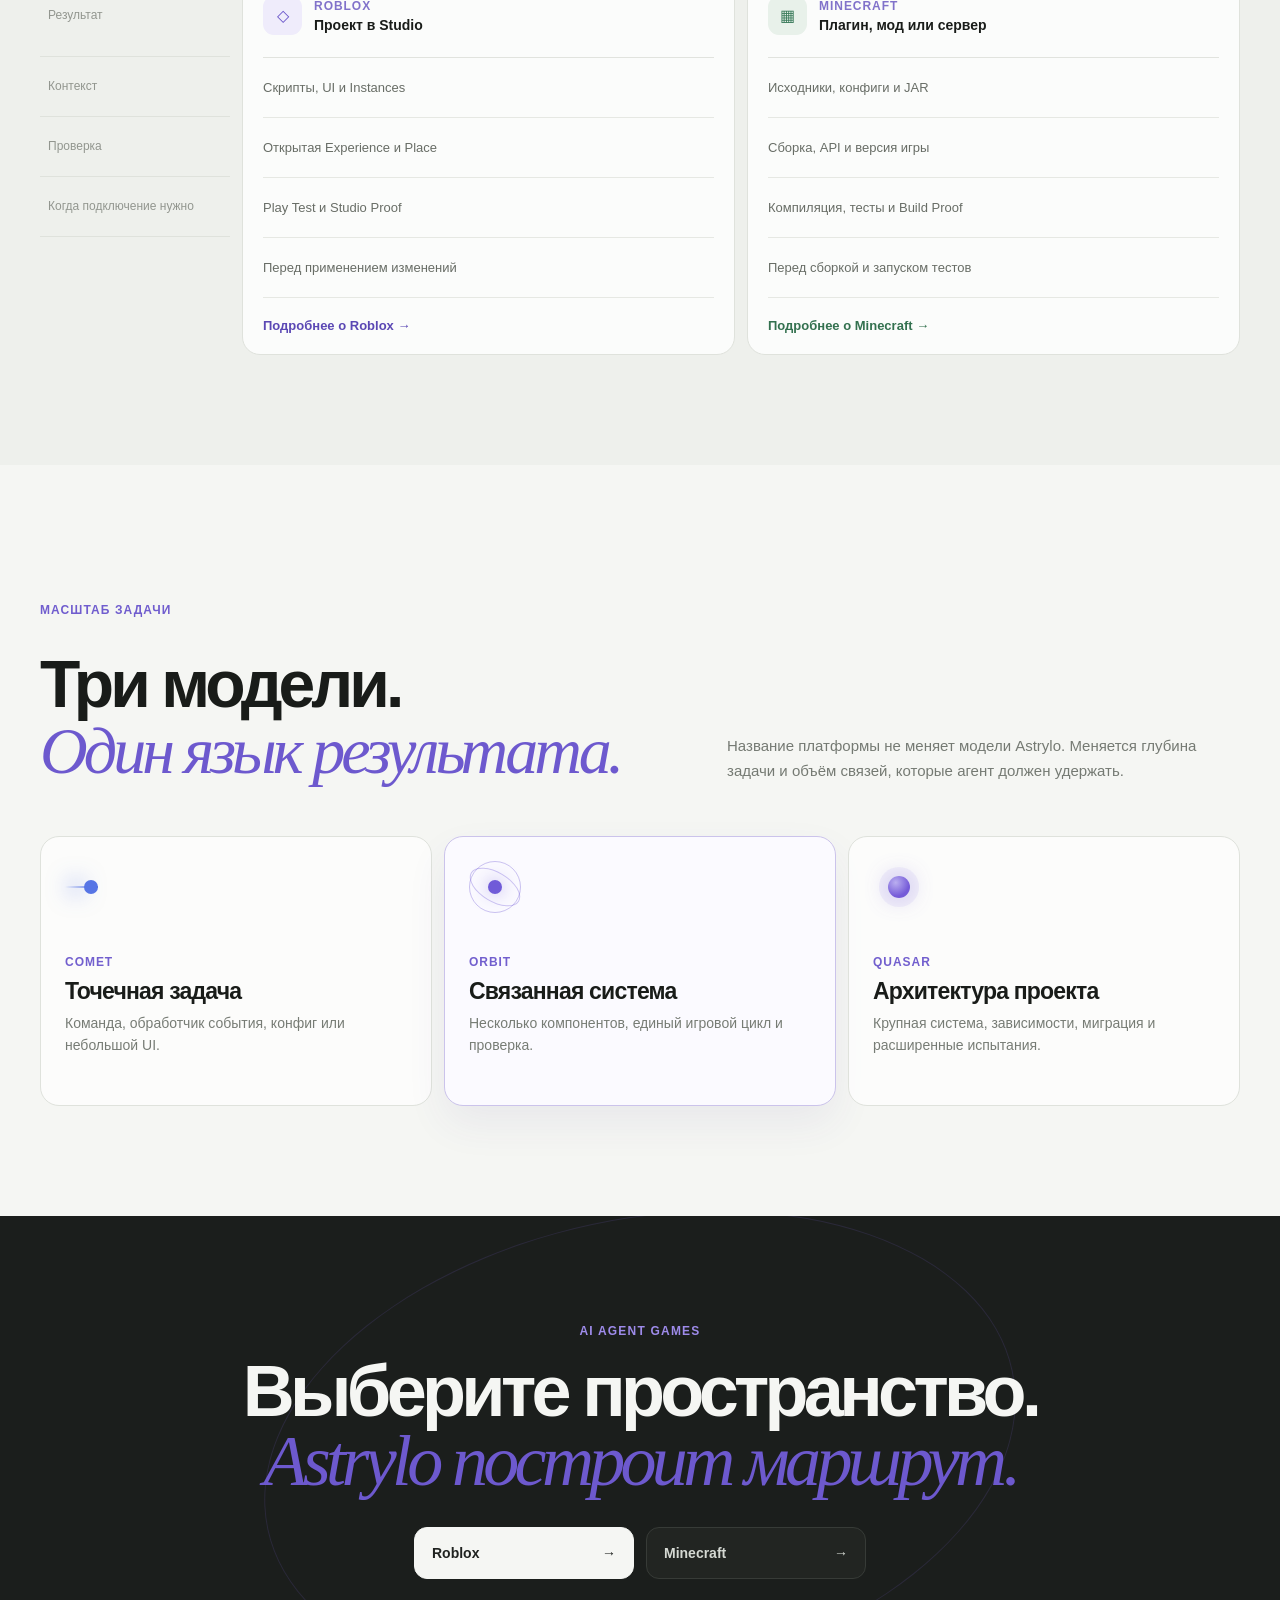
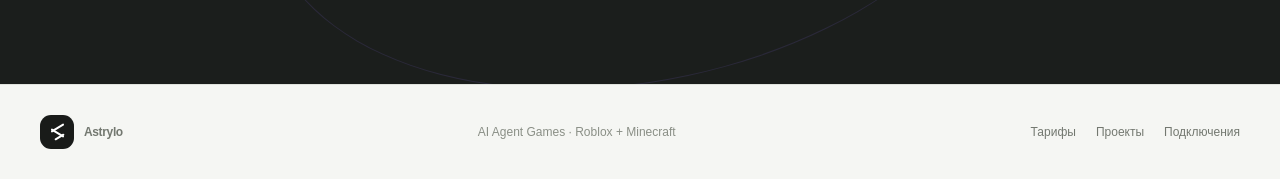
<file: games.html>
<!doctype html>
<html lang="ru">
<head>
  <meta charset="utf-8">
  <meta name="viewport" content="width=device-width, initial-scale=1">
  <meta name="description" content="Интерфейсный прототип Astrylo AI Agent Games для создания и проверки систем Roblox и Minecraft.">
  <meta name="theme-color" content="#f5f6f3">
  <title>Astrylo AI Agent Games — Roblox и Minecraft</title>
  <link rel="icon" href="favicon.svg" type="image/svg+xml">
  <link rel="stylesheet" href="landing.css?v=20260909-astrylo-rc1">
  <link rel="stylesheet" href="games-platform.css?v=20260909-astrylo-rc1">
</head>
<body class="games-platform-site">
  <a class="skip-link" href="#main-content">К основному содержимому</a>
  <header class="site-header" id="site-header">
    <div class="header-inner">
      <div class="games-brand-lockup"><a class="wordmark" href="index.html" aria-label="Astrylo AI — главная"><span class="brand-symbol"><i></i></span><span>Astrylo</span></a><span class="games-product-name"><i></i>AI Agent Games</span></div>
      <nav class="desktop-nav" aria-label="Навигация AI Agent Games"><a class="active" href="games.html" aria-current="page">Обзор</a><a href="games-roblox.html">Roblox</a><a href="games-minecraft.html">Minecraft</a><a href="#proofloop">ProofLoop</a><a href="pricing.html">Тарифы</a></nav>
      <div class="header-actions"><a class="login-link" href="app.html#projects">Проекты</a><a class="header-cta" href="app.html#projects">Открыть UI-демо <span>↗</span></a><button class="menu-button" id="menu-button" type="button" aria-label="Открыть меню" aria-controls="mobile-nav" aria-expanded="false"><span></span><span></span></button></div>
    </div>
    <div class="mobile-nav" id="mobile-nav"><a href="games.html">Обзор</a><a href="games-roblox.html">Roblox</a><a href="games-minecraft.html">Minecraft</a><a href="#proofloop">ProofLoop</a><a href="pricing.html">Тарифы</a><a href="app.html#projects">Открыть UI-демо</a></div>
  </header>

  <main id="main-content">
    <section class="platform-hero">
      <div class="platform-glow" aria-hidden="true"></div>
      <div class="container platform-intro reveal"><span class="platform-kicker"><i></i>UI-демо игровых систем</span><h1>Один игровой агент.<br><em>Два пространства разработки.</em></h1><p>Выберите среду проекта. Astrylo сохранит общий принцип работы — диалог, план до запуска, подходящую модель и ProofLoop — но использует инструменты конкретной платформы. Серверные действия пока не выполняются.</p></div>
      <div class="container direction-grid" aria-label="Направления AI Agent Games">
        <a class="direction-card roblox-direction reveal" href="games-roblox.html">
          <header><span class="direction-number">01</span><span class="direction-state"><i></i>Roblox Studio</span></header>
          <div class="direction-symbol roblox-symbol" aria-hidden="true"><span></span><i></i></div>
          <div class="direction-copy"><small>LUAU · INSTANCES · PLAY TEST</small><h2>Roblox</h2><p>Механики, игровые интерфейсы, экономика и связанные системы внутри выбранного Roblox-проекта.</p></div>
          <ol aria-label="Путь Roblox"><li>Опыт игрока</li><li>План</li><li>Studio Link</li><li>Studio Proof</li></ol>
          <footer><span>Открыть Roblox-направление</span><b>→</b></footer>
        </a>
        <a class="direction-card minecraft-direction reveal" href="games-minecraft.html">
          <header><span class="direction-number">02</span><span class="direction-state"><i></i>Minecraft</span></header>
          <div class="direction-symbol minecraft-symbol" aria-hidden="true"><span></span><i></i><b></b></div>
          <div class="direction-copy"><small>JAVA · KOTLIN · BUILD PIPELINE</small><h2>Minecraft</h2><p>Плагины, моды и серверные системы с выбранной платформой сборки, версией и проверяемым артефактом.</p></div>
          <ol aria-label="Путь Minecraft"><li>Тип проекта</li><li>План</li><li>Сборка</li><li>Build Proof</li></ol>
          <footer><span>Открыть Minecraft-направление</span><b>→</b></footer>
        </a>
      </div>
      <div class="container shared-system reveal" id="proofloop"><div><small>Общее ядро Astrylo</small><b>Разные инструменты. Один стандарт контроля.</b></div><ul><li><span>01</span>Диалог с агентом</li><li><span>02</span>Comet · Orbit · Quasar</li><li><span>03</span>План до изменений</li><li><span>04</span>ProofLoop и версии</li></ul></div>
    </section>

    <section class="platform-compare">
      <div class="container"><div class="platform-heading reveal"><span>Как выбрать направление</span><h2>Начните с того,<br><em>где живёт ваш проект.</em></h2></div><div class="compare-grid reveal">
        <div class="compare-labels" aria-hidden="true"><span>Результат</span><span>Контекст</span><span>Проверка</span><span>Когда подключение нужно</span></div>
        <article><header><span class="mini-direction roblox-mini">◇</span><div><small>ROBLOX</small><b>Проект в Studio</b></div></header><dl><div><dt>Результат</dt><dd>Скрипты, UI и Instances</dd></div><div><dt>Контекст</dt><dd>Открытая Experience и Place</dd></div><div><dt>Проверка</dt><dd>Play Test и Studio Proof</dd></div><div><dt>Подключение</dt><dd>Перед применением изменений</dd></div></dl><a href="games-roblox.html">Подробнее о Roblox →</a></article>
        <article><header><span class="mini-direction minecraft-mini">▦</span><div><small>MINECRAFT</small><b>Плагин, мод или сервер</b></div></header><dl><div><dt>Результат</dt><dd>Исходники, конфиги и JAR</dd></div><div><dt>Контекст</dt><dd>Сборка, API и версия игры</dd></div><div><dt>Проверка</dt><dd>Компиляция, тесты и Build Proof</dd></div><div><dt>Подключение</dt><dd>Перед сборкой и запуском тестов</dd></div></dl><a href="games-minecraft.html">Подробнее о Minecraft →</a></article>
      </div></div>
    </section>

    <section class="platform-models"><div class="container"><div class="platform-heading reveal"><span>Масштаб задачи</span><h2>Три модели.<br><em>Один язык результата.</em></h2><p>Название платформы не меняет модели Astrylo. Меняется глубина задачи и объём связей, которые агент должен удержать.</p></div><div class="platform-model-grid reveal"><article><i class="comet-shape"></i><small>COMET</small><h3>Точечная задача</h3><p>Команда, обработчик события, конфиг или небольшой UI.</p></article><article class="featured"><i class="orbit-shape"></i><small>ORBIT</small><h3>Связанная система</h3><p>Несколько компонентов, единый игровой цикл и проверка.</p></article><article><i class="quasar-shape"></i><small>QUASAR</small><h3>Архитектура проекта</h3><p>Крупная система, зависимости, миграция и расширенные испытания.</p></article></div></div></section>

    <section class="platform-final"><div class="container reveal"><span>AI AGENT GAMES</span><h2>Выберите пространство.<br><em>Astrylo построит маршрут.</em></h2><div><a href="games-roblox.html">Roblox <b>→</b></a><a href="games-minecraft.html">Minecraft <b>→</b></a></div></div></section>
  </main>

  <footer class="platform-footer"><div class="container"><a class="wordmark" href="index.html"><span class="brand-symbol"><i></i></span><span>Astrylo</span></a><p>AI Agent Games · Roblox + Minecraft</p><div><a href="pricing.html">Тарифы</a><a href="app.html#projects">Проекты</a><a href="app.html#connections">Подключения</a></div></div></footer>
  <script>
    const menuButton=document.querySelector('#menu-button');const mobileNav=document.querySelector('#mobile-nav');
    function closeMenu(){mobileNav.classList.remove('open');menuButton.classList.remove('open');menuButton.setAttribute('aria-expanded','false');}
    menuButton.addEventListener('click',function(){const open=mobileNav.classList.toggle('open');menuButton.classList.toggle('open',open);menuButton.setAttribute('aria-expanded',String(open));});
    document.querySelectorAll('.mobile-nav a').forEach(function(link){link.addEventListener('click',closeMenu);});document.addEventListener('keydown',function(event){if(event.key==='Escape')closeMenu();});
    if('IntersectionObserver' in window){const observer=new IntersectionObserver(function(entries){entries.forEach(function(entry){if(entry.isIntersecting)entry.target.classList.add('visible');});},{threshold:.1});document.querySelectorAll('.reveal').forEach(function(item){observer.observe(item);});}else{document.querySelectorAll('.reveal').forEach(function(item){item.classList.add('visible');});}
  </script>
</body>
</html>
</file>
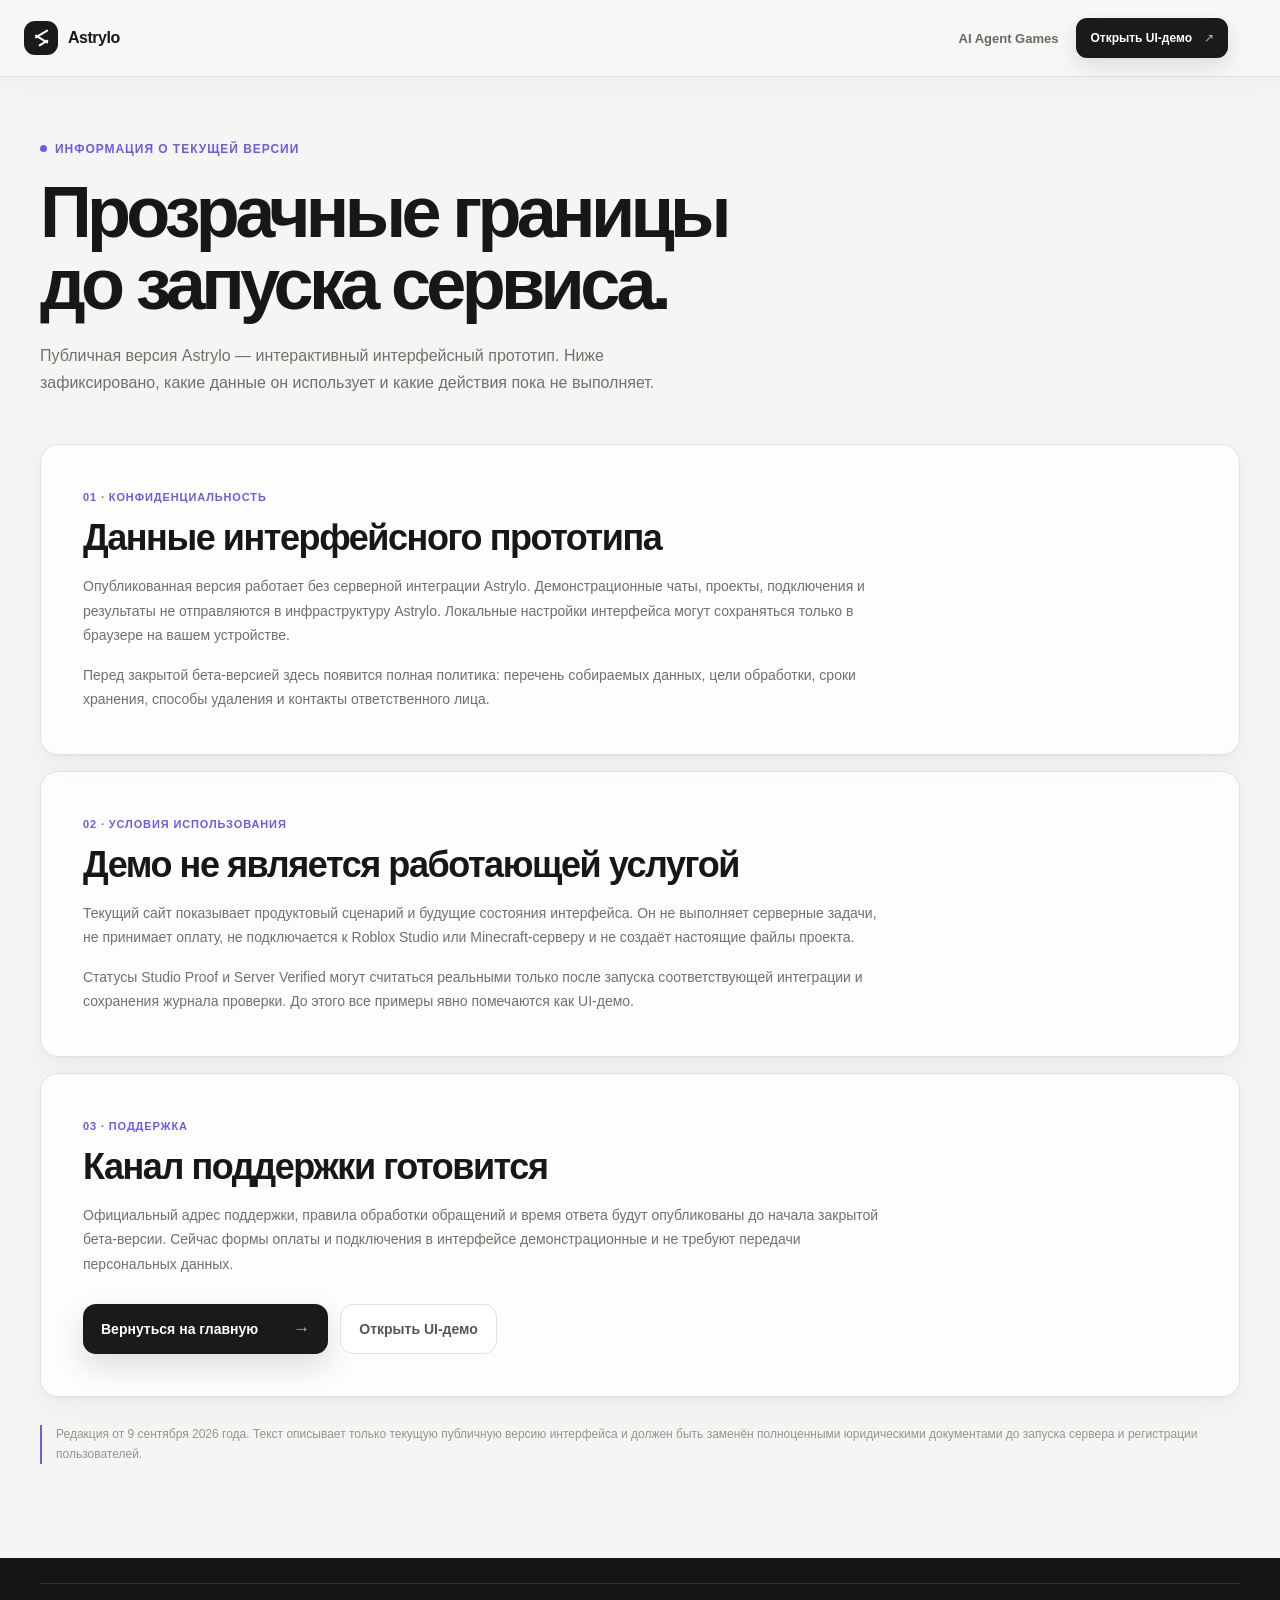
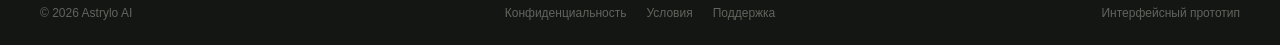
<file: legal.html>
<!doctype html>
<html lang="ru">
<head>
  <meta charset="utf-8">
  <meta name="viewport" content="width=device-width, initial-scale=1">
  <meta name="description" content="Информация о конфиденциальности, условиях использования и поддержке интерфейсного прототипа Astrylo AI.">
  <meta name="theme-color" content="#f5f6f3">
  <title>Информация и поддержка — Astrylo AI</title>
  <link rel="icon" href="favicon.svg" type="image/svg+xml">
  <link rel="stylesheet" href="landing.css?v=20260909-astrylo-rc1">
</head>
<body>
  <a class="skip-link" href="#main-content">К основному содержимому</a>
  <header class="site-header scrolled">
    <div class="header-inner">
      <a class="wordmark" href="index.html" aria-label="Astrylo AI — главная"><span class="brand-symbol"><i></i></span><span>Astrylo</span></a>
      <div class="header-actions"><a class="login-link" href="games.html">AI Agent Games</a><a class="header-cta" href="app.html#agent">Открыть UI-демо <span>↗</span></a></div>
    </div>
  </header>

  <main class="utility-page" id="main-content">
    <div class="container">
      <div class="utility-intro">
        <span class="utility-kicker">Информация о текущей версии</span>
        <h1>Прозрачные границы<br>до запуска сервиса.</h1>
        <p>Публичная версия Astrylo — интерактивный интерфейсный прототип. Ниже зафиксировано, какие данные он использует и какие действия пока не выполняет.</p>
      </div>

      <div class="legal-grid">
        <section class="legal-card" id="privacy">
          <span>01 · КОНФИДЕНЦИАЛЬНОСТЬ</span>
          <h2>Данные интерфейсного прототипа</h2>
          <p>Опубликованная версия работает без серверной интеграции Astrylo. Демонстрационные чаты, проекты, подключения и результаты не отправляются в инфраструктуру Astrylo. Локальные настройки интерфейса могут сохраняться только в браузере на вашем устройстве.</p>
          <p>Перед закрытой бета-версией здесь появится полная политика: перечень собираемых данных, цели обработки, сроки хранения, способы удаления и контакты ответственного лица.</p>
        </section>

        <section class="legal-card" id="terms">
          <span>02 · УСЛОВИЯ ИСПОЛЬЗОВАНИЯ</span>
          <h2>Демо не является работающей услугой</h2>
          <p>Текущий сайт показывает продуктовый сценарий и будущие состояния интерфейса. Он не выполняет серверные задачи, не принимает оплату, не подключается к Roblox Studio или Minecraft-серверу и не создаёт настоящие файлы проекта.</p>
          <p>Статусы Studio Proof и Server Verified могут считаться реальными только после запуска соответствующей интеграции и сохранения журнала проверки. До этого все примеры явно помечаются как UI-демо.</p>
        </section>

        <section class="legal-card" id="support">
          <span>03 · ПОДДЕРЖКА</span>
          <h2>Канал поддержки готовится</h2>
          <p>Официальный адрес поддержки, правила обработки обращений и время ответа будут опубликованы до начала закрытой бета-версии. Сейчас формы оплаты и подключения в интерфейсе демонстрационные и не требуют передачи персональных данных.</p>
          <div class="utility-actions"><a class="primary-cta" href="index.html">Вернуться на главную <span>→</span></a><a class="secondary-cta" href="app.html#agent">Открыть UI-демо</a></div>
        </section>
      </div>
      <p class="legal-note">Редакция от 9 сентября 2026 года. Текст описывает только текущую публичную версию интерфейса и должен быть заменён полноценными юридическими документами до запуска сервера и регистрации пользователей.</p>
    </div>
  </main>

  <footer class="site-footer utility-footer">
    <div class="container footer-bottom"><span>© 2026 Astrylo AI</span><div><a href="#privacy">Конфиденциальность</a><a href="#terms">Условия</a><a href="#support">Поддержка</a></div><span>Интерфейсный прототип</span></div>
  </footer>
</body>
</html>
</file>
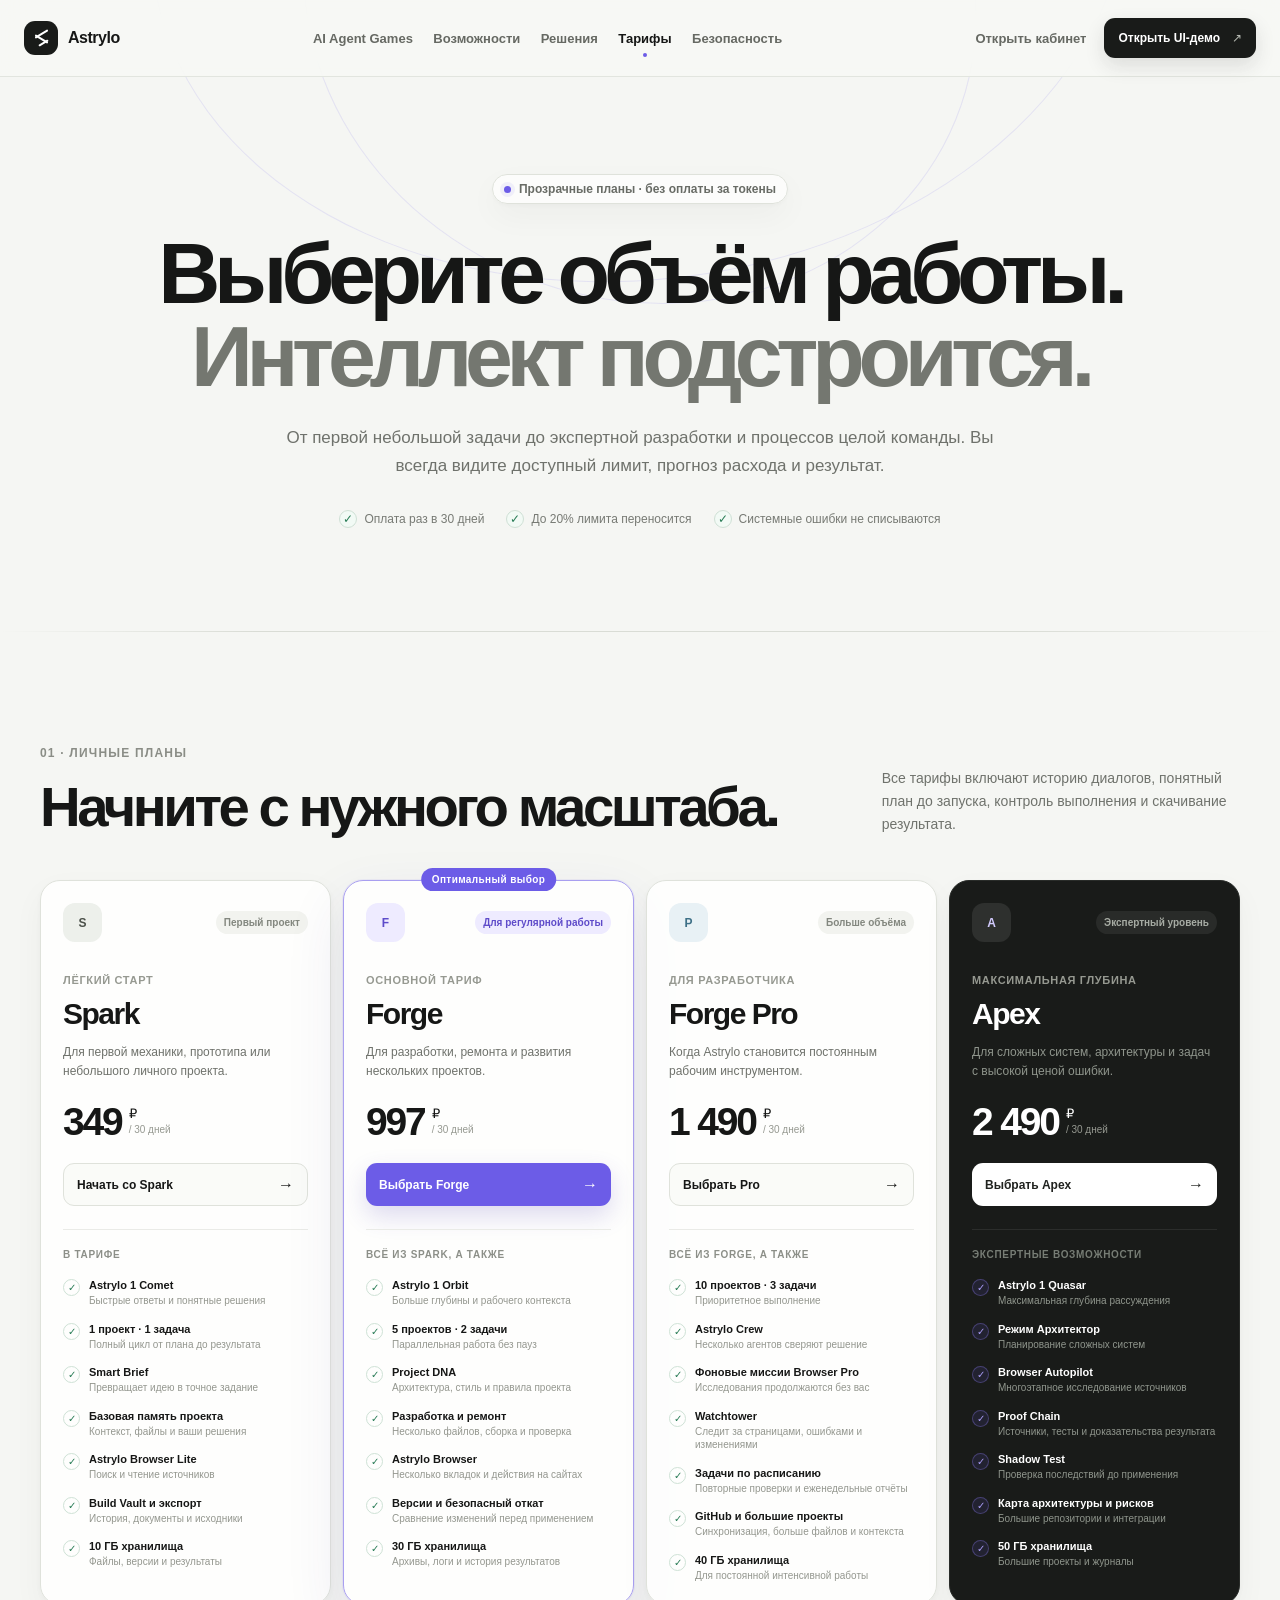
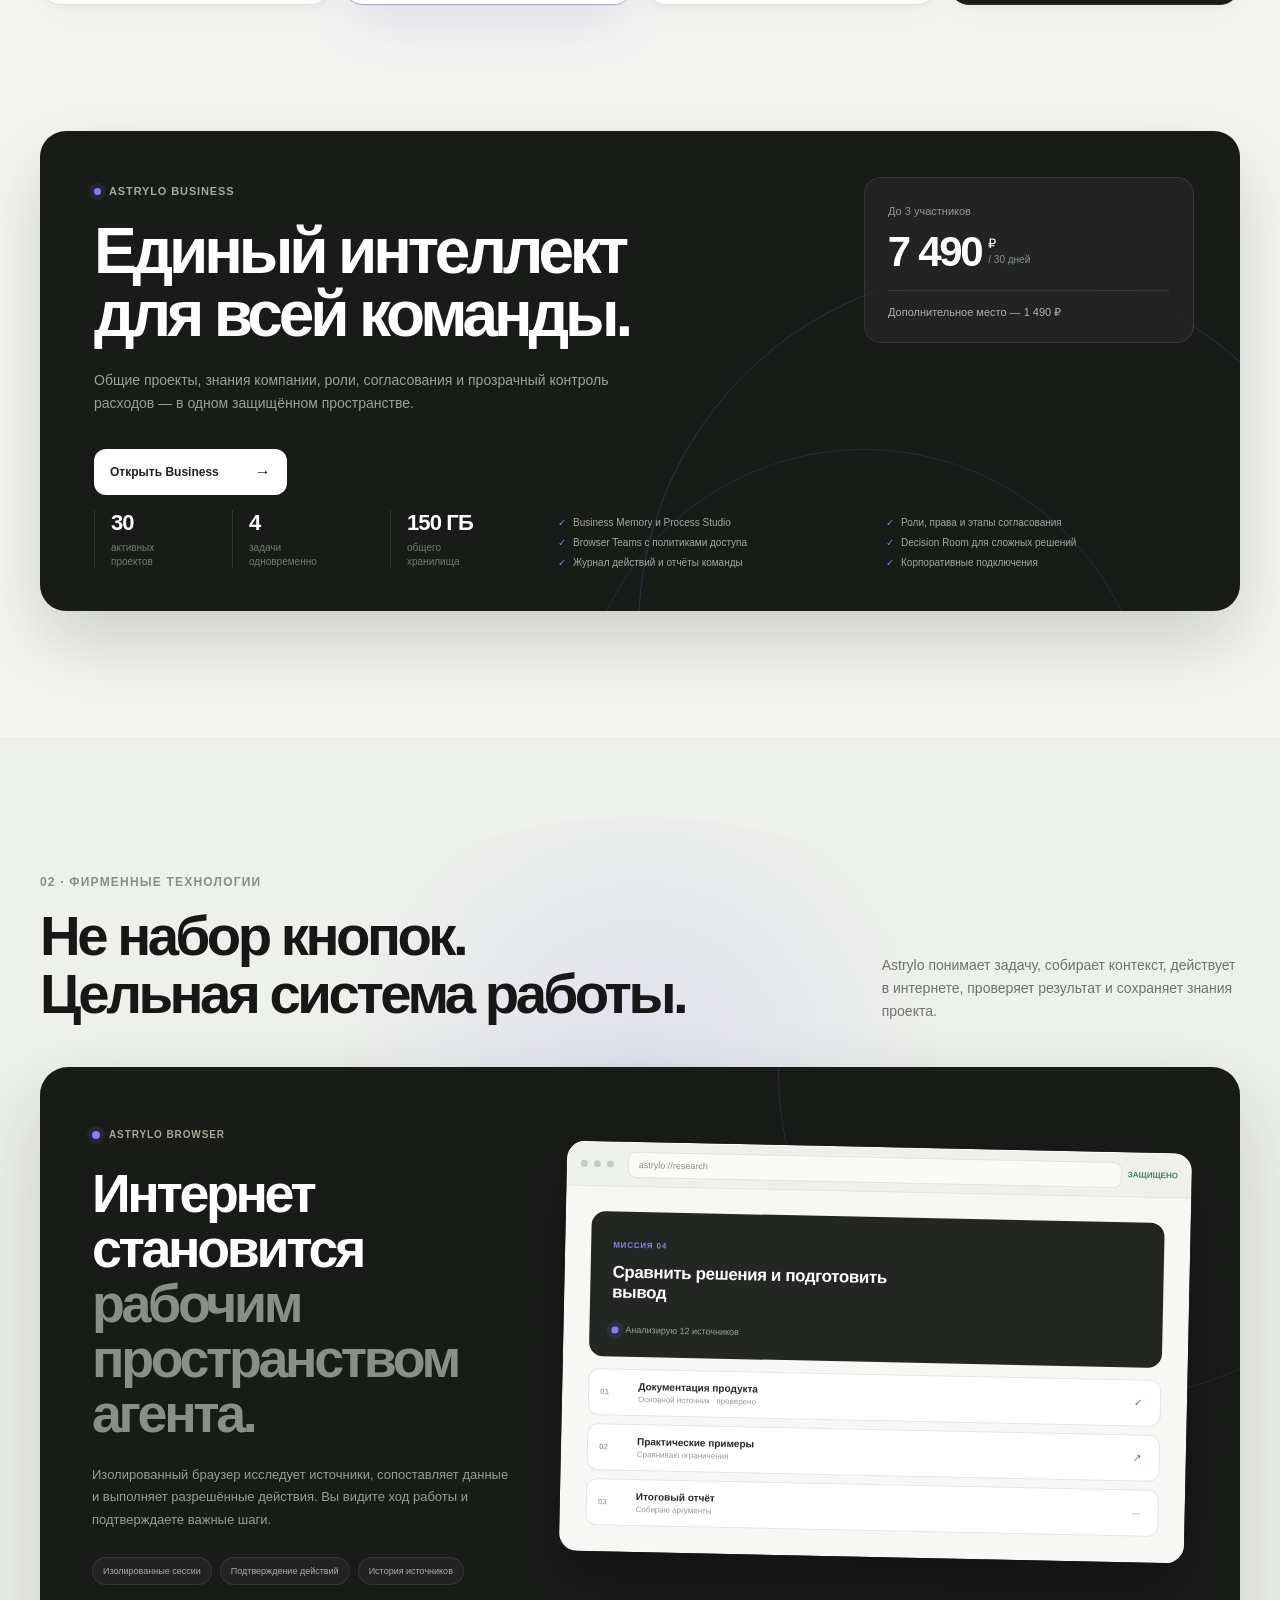
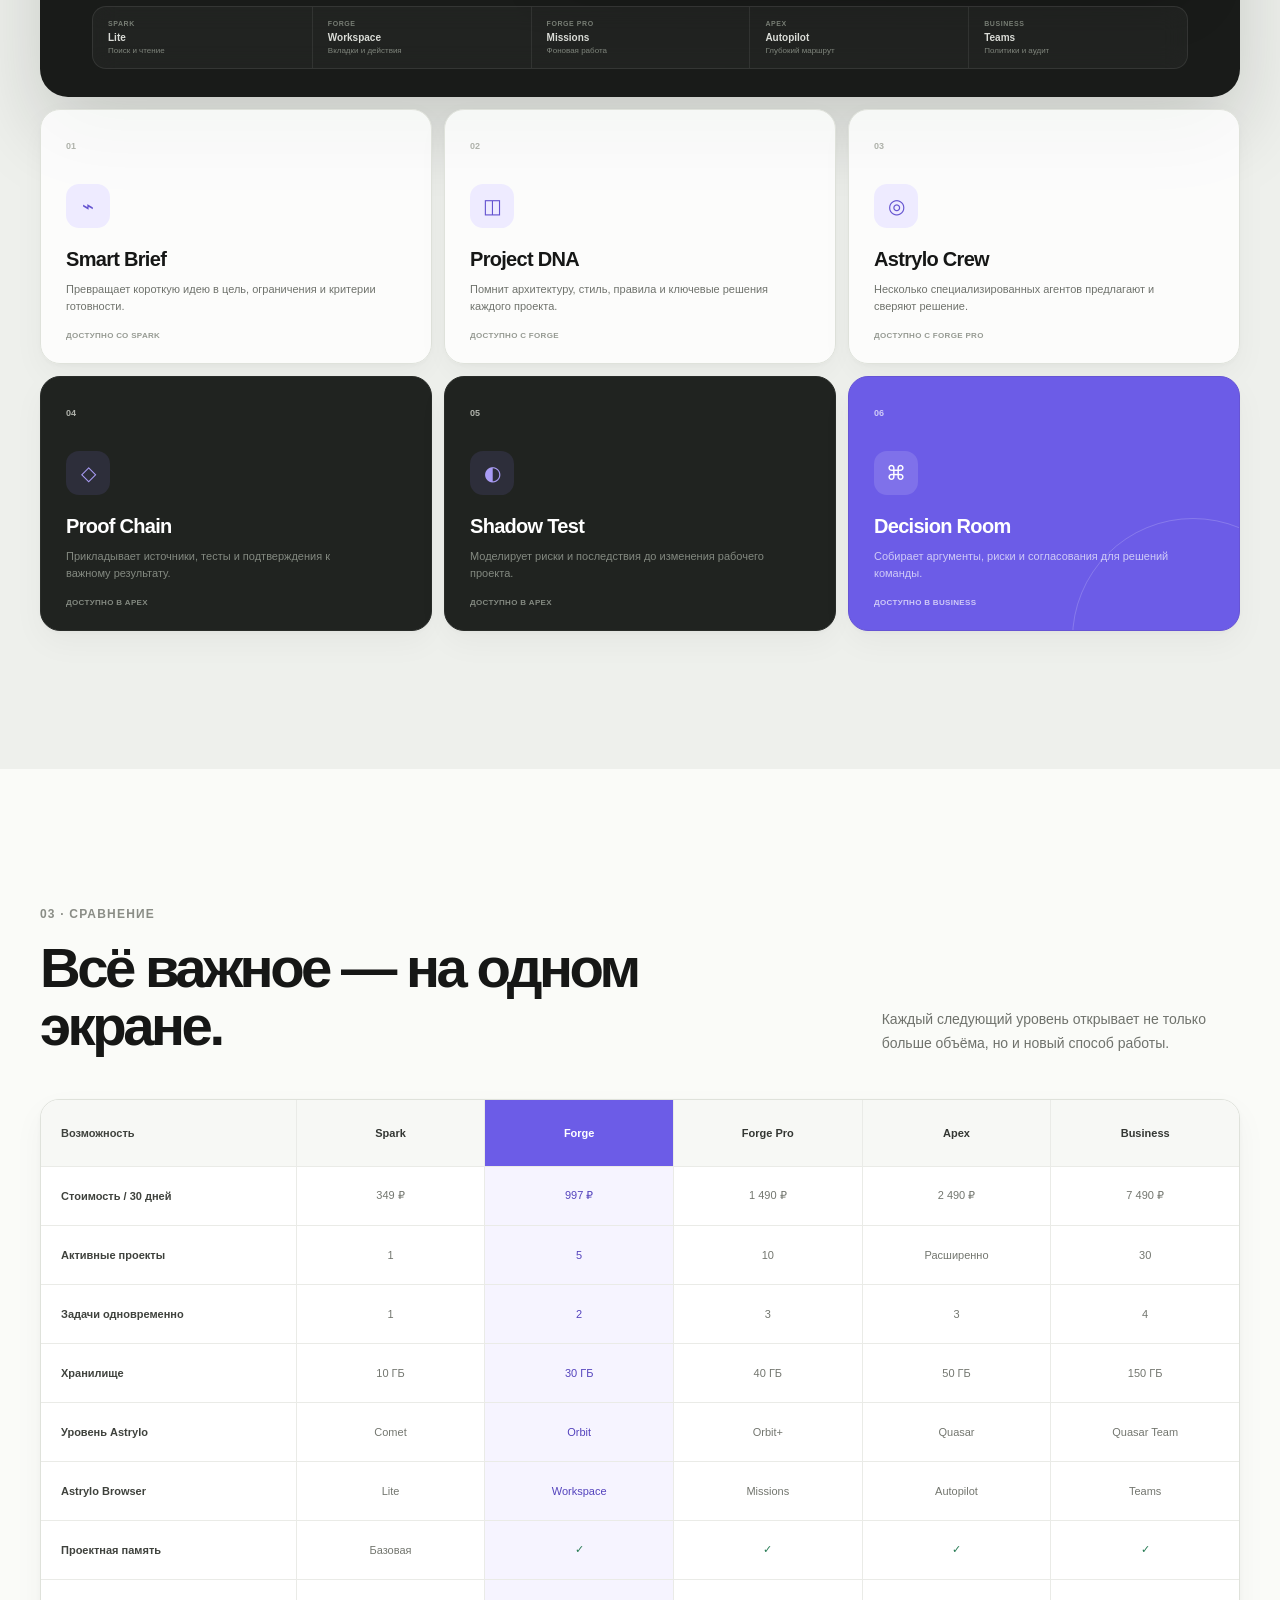
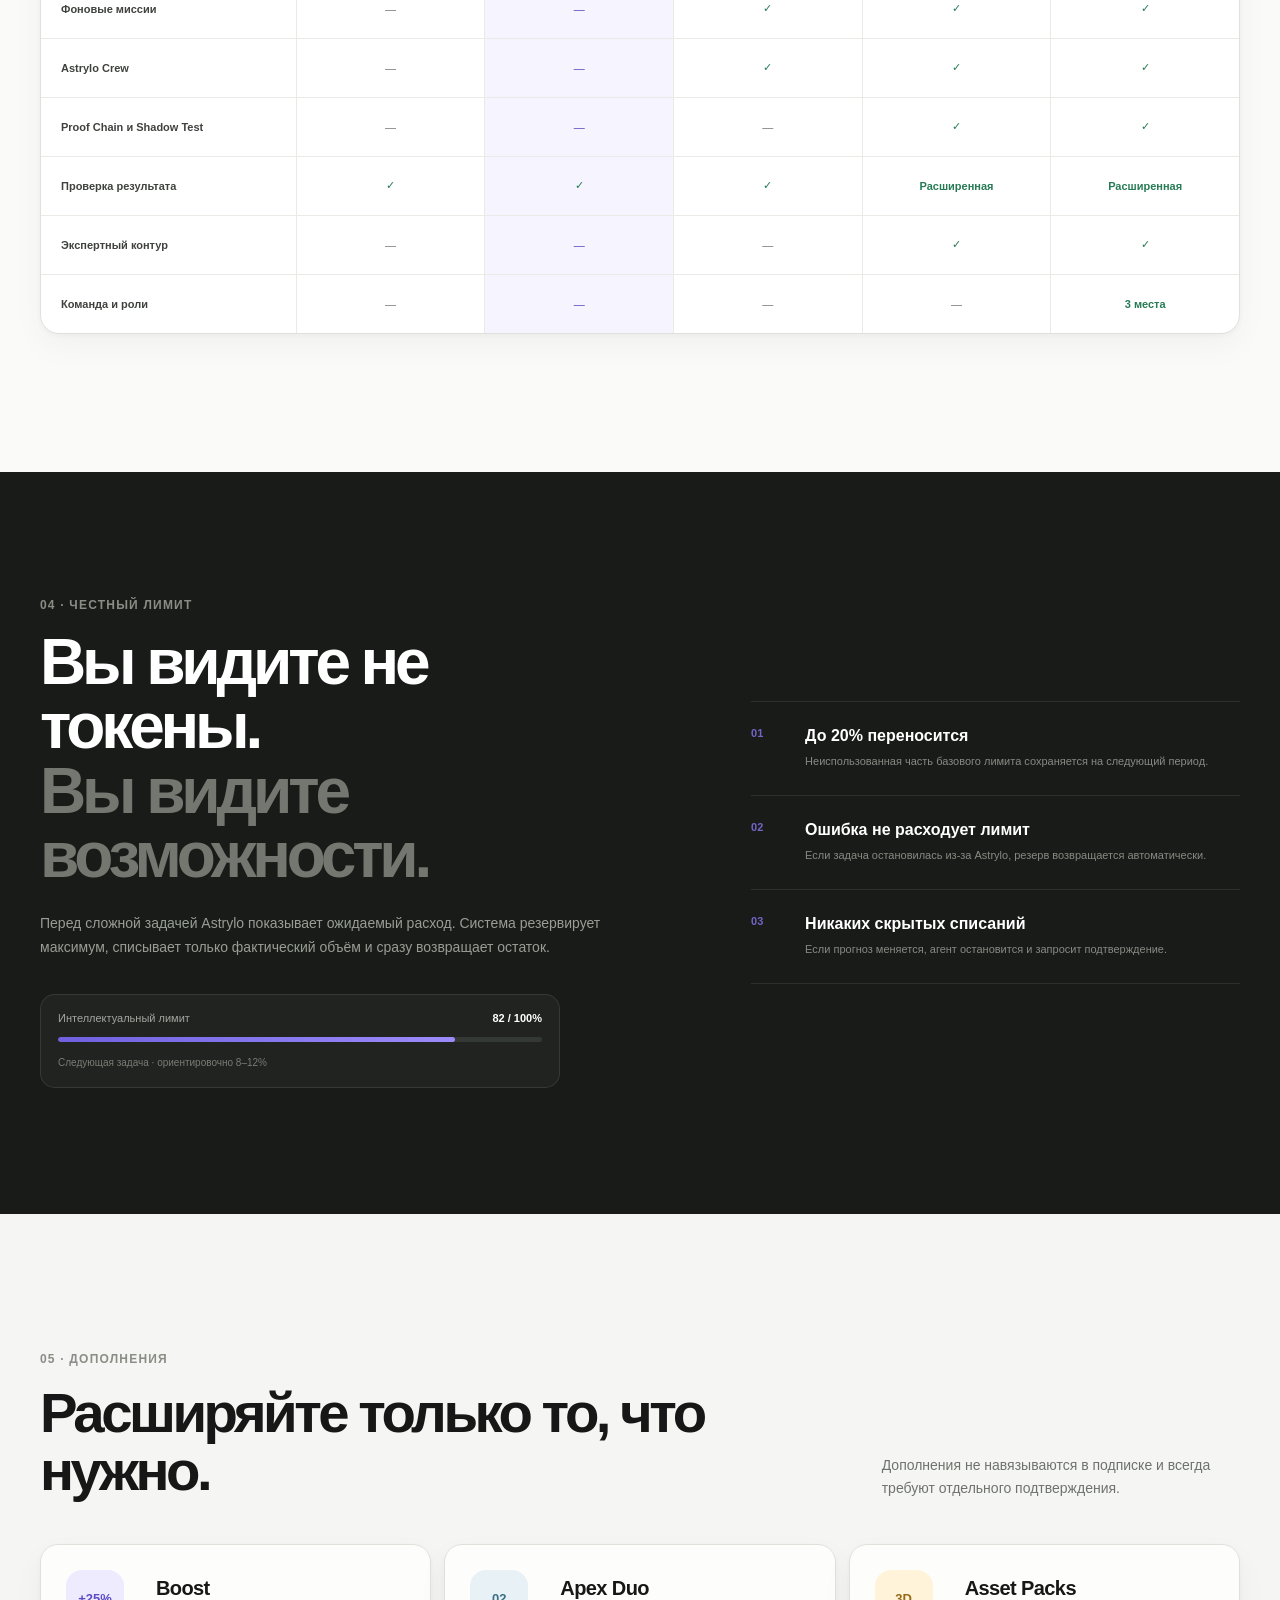
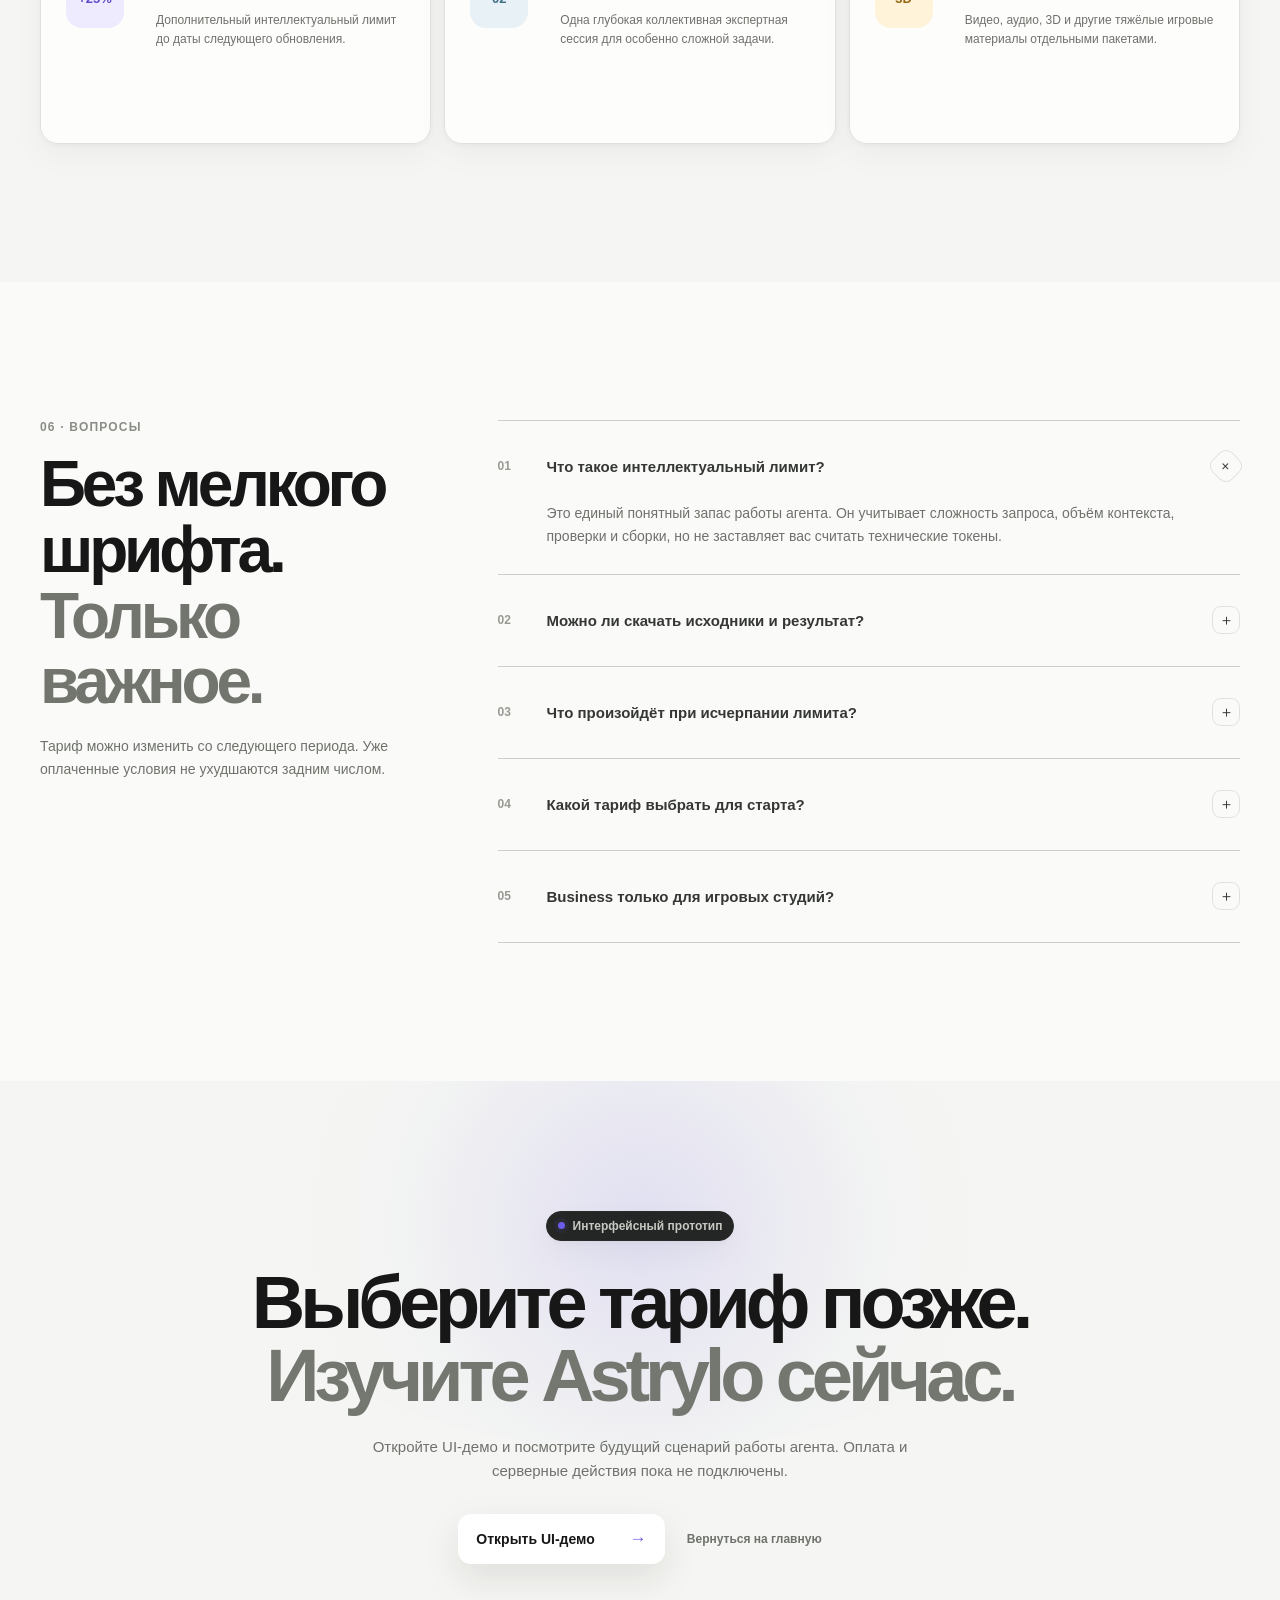
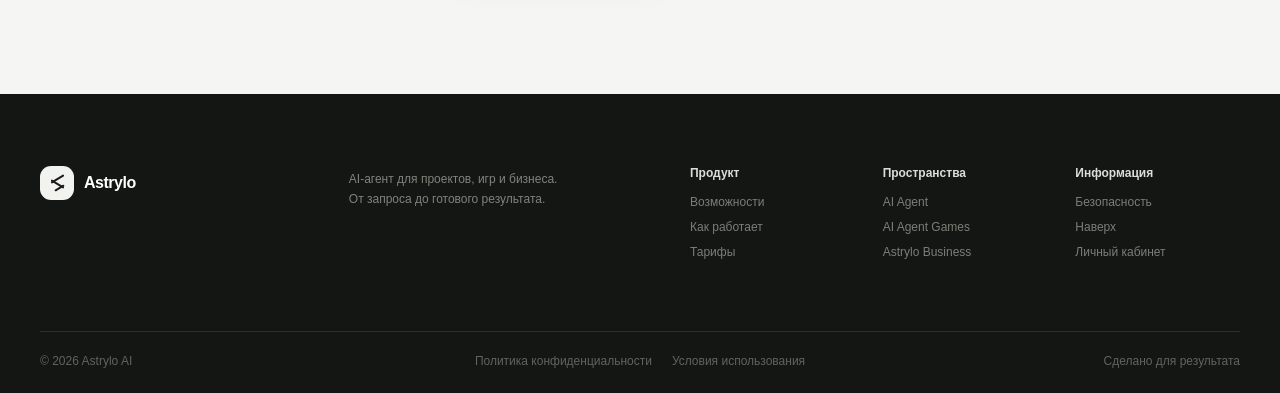
<file: pricing.html>
<!doctype html>
<html lang="ru">
<head>
  <meta charset="utf-8">
  <meta name="viewport" content="width=device-width, initial-scale=1">
  <meta name="description" content="Тарифы Astrylo AI для личных проектов, разработки, сложных задач и командной работы.">
  <meta name="theme-color" content="#f5f6f3">
  <title>Тарифы Astrylo AI — выберите свой уровень работы</title>
  <link rel="icon" href="favicon.svg" type="image/svg+xml">
  <link rel="stylesheet" href="landing.css?v=20260909-astrylo-rc1">
  <link rel="stylesheet" href="pricing.css?v=20260909-astrylo-rc1">
</head>
<body class="pricing-body">
  <a class="skip-link" href="#main-content">К основному содержимому</a>
  <header class="site-header pricing-header" id="site-header">
    <div class="header-inner">
      <a class="wordmark" href="index.html" aria-label="Astrylo AI — главная"><span class="brand-symbol"><i></i></span><span>Astrylo</span></a>
      <nav class="desktop-nav" aria-label="Основная навигация">
        <a href="games.html">AI Agent Games</a>
        <a href="index.html#benefits">Возможности</a>
        <a href="index.html#solutions">Решения</a>
        <a class="active" href="pricing.html">Тарифы</a>
        <a href="index.html#trust">Безопасность</a>
      </nav>
      <div class="header-actions">
        <a class="login-link" href="app.html#agent">Открыть кабинет</a>
        <a class="header-cta" href="app.html#agent">Открыть UI-демо <span>↗</span></a>
        <button class="menu-button" id="menu-button" type="button" aria-label="Открыть меню" aria-controls="mobile-nav" aria-expanded="false"><span></span><span></span></button>
      </div>
    </div>
    <div class="mobile-nav" id="mobile-nav"><a href="games.html">AI Agent Games</a><a href="index.html#benefits">Возможности</a><a href="index.html#solutions">Решения</a><a href="pricing.html">Тарифы</a><a href="index.html#trust">Безопасность</a><a href="app.html#agent">Открыть UI-демо</a></div>
  </header>

  <main id="main-content">
    <section class="pricing-hero" id="top">
      <div class="pricing-orbit orbit-a" aria-hidden="true"></div><div class="pricing-orbit orbit-b" aria-hidden="true"></div>
      <div class="container pricing-hero-inner reveal">
        <span class="hero-kicker"><i></i>Прозрачные планы · без оплаты за токены</span>
        <h1>Выберите объём работы.<br><em>Интеллект подстроится.</em></h1>
        <p>От первой небольшой задачи до экспертной разработки и процессов целой команды. Вы всегда видите доступный лимит, прогноз расхода и результат.</p>
        <div class="pricing-assurances"><span><i>✓</i>Оплата раз в 30 дней</span><span><i>✓</i>До 20% лимита переносится</span><span><i>✓</i>Системные ошибки не списываются</span></div>
      </div>
    </section>

    <section class="plans-section">
      <div class="container">
        <div class="plans-heading reveal"><div><span class="section-index">01 · Личные планы</span><h2>Начните с нужного масштаба.</h2></div><p>Все тарифы включают историю диалогов, понятный план до запуска, контроль выполнения и скачивание результата.</p></div>

        <div class="plan-grid">
          <article class="pricing-card reveal">
            <div class="plan-card-top"><span class="plan-symbol spark">S</span><span class="plan-tag">Первый проект</span></div>
            <div class="plan-name"><small>Лёгкий старт</small><h3>Spark</h3><p>Для первой механики, прототипа или небольшого личного проекта.</p></div>
            <div class="plan-price"><strong>349</strong><span>₽<small>/ 30 дней</small></span></div>
            <a class="plan-cta secondary" href="app.html#agent">Начать со Spark <i>→</i></a>
            <div class="plan-divider"></div>
            <span class="includes-title">В тарифе</span>
            <ul><li><i>✓</i><span><b>Astrylo 1 Comet</b><small>Быстрые ответы и понятные решения</small></span></li><li><i>✓</i><span><b>1 проект · 1 задача</b><small>Полный цикл от плана до результата</small></span></li><li><i>✓</i><span><b>Smart Brief</b><small>Превращает идею в точное задание</small></span></li><li><i>✓</i><span><b>Базовая память проекта</b><small>Контекст, файлы и ваши решения</small></span></li><li><i>✓</i><span><b>Astrylo Browser Lite</b><small>Поиск и чтение источников</small></span></li><li><i>✓</i><span><b>Build Vault и экспорт</b><small>История, документы и исходники</small></span></li><li><i>✓</i><span><b>10 ГБ хранилища</b><small>Файлы, версии и результаты</small></span></li></ul>
          </article>

          <article class="pricing-card featured reveal">
            <div class="featured-label">Оптимальный выбор</div>
            <div class="plan-card-top"><span class="plan-symbol forge">F</span><span class="plan-tag accent">Для регулярной работы</span></div>
            <div class="plan-name"><small>Основной тариф</small><h3>Forge</h3><p>Для разработки, ремонта и развития нескольких проектов.</p></div>
            <div class="plan-price"><strong>997</strong><span>₽<small>/ 30 дней</small></span></div>
            <a class="plan-cta primary" href="app.html#agent">Выбрать Forge <i>→</i></a>
            <div class="plan-divider"></div>
            <span class="includes-title">Всё из Spark, а также</span>
            <ul><li><i>✓</i><span><b>Astrylo 1 Orbit</b><small>Больше глубины и рабочего контекста</small></span></li><li><i>✓</i><span><b>5 проектов · 2 задачи</b><small>Параллельная работа без пауз</small></span></li><li><i>✓</i><span><b>Project DNA</b><small>Архитектура, стиль и правила проекта</small></span></li><li><i>✓</i><span><b>Разработка и ремонт</b><small>Несколько файлов, сборка и проверка</small></span></li><li><i>✓</i><span><b>Astrylo Browser</b><small>Несколько вкладок и действия на сайтах</small></span></li><li><i>✓</i><span><b>Версии и безопасный откат</b><small>Сравнение изменений перед применением</small></span></li><li><i>✓</i><span><b>30 ГБ хранилища</b><small>Архивы, логи и история результатов</small></span></li></ul>
          </article>

          <article class="pricing-card reveal">
            <div class="plan-card-top"><span class="plan-symbol pro">P</span><span class="plan-tag">Больше объёма</span></div>
            <div class="plan-name"><small>Для разработчика</small><h3>Forge Pro</h3><p>Когда Astrylo становится постоянным рабочим инструментом.</p></div>
            <div class="plan-price"><strong>1 490</strong><span>₽<small>/ 30 дней</small></span></div>
            <a class="plan-cta secondary" href="app.html#agent">Выбрать Pro <i>→</i></a>
            <div class="plan-divider"></div>
            <span class="includes-title">Всё из Forge, а также</span>
            <ul><li><i>✓</i><span><b>10 проектов · 3 задачи</b><small>Приоритетное выполнение</small></span></li><li><i>✓</i><span><b>Astrylo Crew</b><small>Несколько агентов сверяют решение</small></span></li><li><i>✓</i><span><b>Фоновые миссии Browser Pro</b><small>Исследования продолжаются без вас</small></span></li><li><i>✓</i><span><b>Watchtower</b><small>Следит за страницами, ошибками и изменениями</small></span></li><li><i>✓</i><span><b>Задачи по расписанию</b><small>Повторные проверки и еженедельные отчёты</small></span></li><li><i>✓</i><span><b>GitHub и большие проекты</b><small>Синхронизация, больше файлов и контекста</small></span></li><li><i>✓</i><span><b>40 ГБ хранилища</b><small>Для постоянной интенсивной работы</small></span></li></ul>
          </article>

          <article class="pricing-card apex-card reveal">
            <div class="plan-card-top"><span class="plan-symbol apex">A</span><span class="plan-tag dark">Экспертный уровень</span></div>
            <div class="plan-name"><small>Максимальная глубина</small><h3>Apex</h3><p>Для сложных систем, архитектуры и задач с высокой ценой ошибки.</p></div>
            <div class="plan-price"><strong>2 490</strong><span>₽<small>/ 30 дней</small></span></div>
            <a class="plan-cta light" href="app.html#agent">Выбрать Apex <i>→</i></a>
            <div class="plan-divider"></div>
            <span class="includes-title">Экспертные возможности</span>
            <ul><li><i>✓</i><span><b>Astrylo 1 Quasar</b><small>Максимальная глубина рассуждения</small></span></li><li><i>✓</i><span><b>Режим Архитектор</b><small>Планирование сложных систем</small></span></li><li><i>✓</i><span><b>Browser Autopilot</b><small>Многоэтапное исследование источников</small></span></li><li><i>✓</i><span><b>Proof Chain</b><small>Источники, тесты и доказательства результата</small></span></li><li><i>✓</i><span><b>Shadow Test</b><small>Проверка последствий до применения</small></span></li><li><i>✓</i><span><b>Карта архитектуры и рисков</b><small>Большие репозитории и интеграции</small></span></li><li><i>✓</i><span><b>50 ГБ хранилища</b><small>Большие проекты и журналы</small></span></li></ul>
          </article>
        </div>
      </div>
    </section>

    <section class="business-plan-section">
      <div class="container">
        <article class="business-plan reveal">
          <div class="business-plan-copy"><span class="business-kicker"><i></i>Astrylo Business</span><h2>Единый интеллект<br>для всей команды.</h2><p>Общие проекты, знания компании, роли, согласования и прозрачный контроль расходов — в одном защищённом пространстве.</p><a href="app.html#business">Открыть Business <span>→</span></a></div>
          <div class="business-price-block"><small>До 3 участников</small><div><strong>7 490</strong><span>₽<small>/ 30 дней</small></span></div><p>Дополнительное место — 1 490 ₽</p></div>
          <div class="business-features"><div><span>30</span><small>активных<br>проектов</small></div><div><span>4</span><small>задачи<br>одновременно</small></div><div><span>150 ГБ</span><small>общего<br>хранилища</small></div><ul><li>Business Memory и Process Studio</li><li>Роли, права и этапы согласования</li><li>Browser Teams с политиками доступа</li><li>Decision Room для сложных решений</li><li>Журнал действий и отчёты команды</li><li>Корпоративные подключения</li></ul></div>
        </article>
      </div>
    </section>

    <section class="signature-section section-space">
      <div class="container">
        <div class="plans-heading reveal"><div><span class="section-index">02 · Фирменные технологии</span><h2>Не набор кнопок.<br>Цельная система работы.</h2></div><p>Astrylo понимает задачу, собирает контекст, действует в интернете, проверяет результат и сохраняет знания проекта.</p></div>
        <article class="browser-showcase reveal">
          <div class="browser-copy"><span class="signature-kicker"><i></i>Astrylo Browser</span><h3>Интернет становится<br><em>рабочим пространством агента.</em></h3><p>Изолированный браузер исследует источники, сопоставляет данные и выполняет разрешённые действия. Вы видите ход работы и подтверждаете важные шаги.</p><div class="browser-safety"><span>Изолированные сессии</span><span>Подтверждение действий</span><span>История источников</span></div></div>
          <div class="browser-window" aria-label="Демонстрация Astrylo Browser"><div class="browser-bar"><i></i><i></i><i></i><span>astrylo://research</span><b>Защищено</b></div><div class="browser-body"><div class="browser-task"><small>МИССИЯ 04</small><strong>Сравнить решения и подготовить вывод</strong><span><i></i>Анализирую 12 источников</span></div><div class="source-stack"><div><b>01</b><span><strong>Документация продукта</strong><small>Основной источник · проверено</small></span><i>✓</i></div><div><b>02</b><span><strong>Практические примеры</strong><small>Сравниваю ограничения</small></span><i>↗</i></div><div><b>03</b><span><strong>Итоговый отчёт</strong><small>Собираю аргументы</small></span><i>···</i></div></div></div></div>
          <div class="browser-levels"><div><small>Spark</small><b>Lite</b><span>Поиск и чтение</span></div><div><small>Forge</small><b>Workspace</b><span>Вкладки и действия</span></div><div><small>Forge Pro</small><b>Missions</b><span>Фоновая работа</span></div><div><small>Apex</small><b>Autopilot</b><span>Глубокий маршрут</span></div><div><small>Business</small><b>Teams</b><span>Политики и аудит</span></div></div>
        </article>
        <div class="signature-grid">
          <article class="signature-card reveal"><span>01</span><i class="feature-glyph">⌁</i><h3>Smart Brief</h3><p>Превращает короткую идею в цель, ограничения и критерии готовности.</p><small>Доступно со Spark</small></article>
          <article class="signature-card reveal"><span>02</span><i class="feature-glyph">◫</i><h3>Project DNA</h3><p>Помнит архитектуру, стиль, правила и ключевые решения каждого проекта.</p><small>Доступно с Forge</small></article>
          <article class="signature-card reveal"><span>03</span><i class="feature-glyph">◎</i><h3>Astrylo Crew</h3><p>Несколько специализированных агентов предлагают и сверяют решение.</p><small>Доступно с Forge Pro</small></article>
          <article class="signature-card dark reveal"><span>04</span><i class="feature-glyph">◇</i><h3>Proof Chain</h3><p>Прикладывает источники, тесты и подтверждения к важному результату.</p><small>Доступно в Apex</small></article>
          <article class="signature-card dark reveal"><span>05</span><i class="feature-glyph">◐</i><h3>Shadow Test</h3><p>Моделирует риски и последствия до изменения рабочего проекта.</p><small>Доступно в Apex</small></article>
          <article class="signature-card business reveal"><span>06</span><i class="feature-glyph">⌘</i><h3>Decision Room</h3><p>Собирает аргументы, риски и согласования для решений команды.</p><small>Доступно в Business</small></article>
        </div>
      </div>
    </section>

    <section class="comparison-section section-space" id="compare">
      <div class="container">
        <div class="plans-heading reveal"><div><span class="section-index">03 · Сравнение</span><h2>Всё важное — на одном экране.</h2></div><p>Каждый следующий уровень открывает не только больше объёма, но и новый способ работы.</p></div>
        <div class="comparison-table reveal" role="table" aria-label="Сравнение тарифов Astrylo">
          <div class="comparison-row comparison-head" role="row"><b role="columnheader">Возможность</b><span>Spark</span><span class="selected">Forge</span><span>Forge Pro</span><span>Apex</span><span>Business</span></div>
          <div class="comparison-row" role="row"><b>Стоимость / 30 дней</b><span>349 ₽</span><span class="selected">997 ₽</span><span>1 490 ₽</span><span>2 490 ₽</span><span>7 490 ₽</span></div>
          <div class="comparison-row" role="row"><b>Активные проекты</b><span>1</span><span class="selected">5</span><span>10</span><span>Расширенно</span><span>30</span></div>
          <div class="comparison-row" role="row"><b>Задачи одновременно</b><span>1</span><span class="selected">2</span><span>3</span><span>3</span><span>4</span></div>
          <div class="comparison-row" role="row"><b>Хранилище</b><span>10 ГБ</span><span class="selected">30 ГБ</span><span>40 ГБ</span><span>50 ГБ</span><span>150 ГБ</span></div>
          <div class="comparison-row" role="row"><b>Уровень Astrylo</b><span>Comet</span><span class="selected">Orbit</span><span>Orbit+</span><span>Quasar</span><span>Quasar Team</span></div>
          <div class="comparison-row" role="row"><b>Astrylo Browser</b><span>Lite</span><span class="selected">Workspace</span><span>Missions</span><span>Autopilot</span><span>Teams</span></div>
          <div class="comparison-row" role="row"><b>Проектная память</b><span class="muted-cell">Базовая</span><span class="selected check">✓</span><span class="check">✓</span><span class="check">✓</span><span class="check">✓</span></div>
          <div class="comparison-row" role="row"><b>Фоновые миссии</b><span>—</span><span class="selected">—</span><span class="check">✓</span><span class="check">✓</span><span class="check">✓</span></div>
          <div class="comparison-row" role="row"><b>Astrylo Crew</b><span>—</span><span class="selected">—</span><span class="check">✓</span><span class="check">✓</span><span class="check">✓</span></div>
          <div class="comparison-row" role="row"><b>Proof Chain и Shadow Test</b><span>—</span><span class="selected">—</span><span>—</span><span class="check">✓</span><span class="check">✓</span></div>
          <div class="comparison-row" role="row"><b>Проверка результата</b><span class="check">✓</span><span class="selected check">✓</span><span class="check">✓</span><span class="check">Расширенная</span><span class="check">Расширенная</span></div>
          <div class="comparison-row" role="row"><b>Экспертный контур</b><span>—</span><span class="selected">—</span><span>—</span><span class="check">✓</span><span class="check">✓</span></div>
          <div class="comparison-row" role="row"><b>Команда и роли</b><span>—</span><span class="selected">—</span><span>—</span><span>—</span><span class="check">3 места</span></div>
        </div>
      </div>
    </section>

    <section class="limit-section">
      <div class="container limit-layout">
        <div class="limit-copy reveal"><span class="section-index light">04 · Честный лимит</span><h2>Вы видите не токены.<br><em>Вы видите возможности.</em></h2><p>Перед сложной задачей Astrylo показывает ожидаемый расход. Система резервирует максимум, списывает только фактический объём и сразу возвращает остаток.</p><div class="limit-meter"><div><span>Интеллектуальный лимит</span><b>82 / 100%</b></div><div><i></i></div><small>Следующая задача · ориентировочно 8–12%</small></div></div>
        <div class="limit-rules reveal"><article><span>01</span><div><h3>До 20% переносится</h3><p>Неиспользованная часть базового лимита сохраняется на следующий период.</p></div></article><article><span>02</span><div><h3>Ошибка не расходует лимит</h3><p>Если задача остановилась из-за Astrylo, резерв возвращается автоматически.</p></div></article><article><span>03</span><div><h3>Никаких скрытых списаний</h3><p>Если прогноз меняется, агент остановится и запросит подтверждение.</p></div></article></div>
      </div>
    </section>

    <section class="addons-section section-space">
      <div class="container">
        <div class="plans-heading reveal"><div><span class="section-index">05 · Дополнения</span><h2>Расширяйте только то, что нужно.</h2></div><p>Дополнения не навязываются в подписке и всегда требуют отдельного подтверждения.</p></div>
        <div class="addon-grid"><article class="reveal"><span>+25%</span><div><h3>Boost</h3><p>Дополнительный интеллектуальный лимит до даты следующего обновления.</p></div></article><article class="reveal"><span>02</span><div><h3>Apex Duo</h3><p>Одна глубокая коллективная экспертная сессия для особенно сложной задачи.</p></div></article><article class="reveal"><span>3D</span><div><h3>Asset Packs</h3><p>Видео, аудио, 3D и другие тяжёлые игровые материалы отдельными пакетами.</p></div></article></div>
      </div>
    </section>

    <section class="pricing-faq section-space">
      <div class="container faq-grid">
        <div class="faq-heading reveal"><span class="section-index">06 · Вопросы</span><h2>Без мелкого шрифта.<br><em>Только важное.</em></h2><p>Тариф можно изменить со следующего периода. Уже оплаченные условия не ухудшаются задним числом.</p></div>
        <div class="faq-list reveal">
          <details open><summary><span>01</span>Что такое интеллектуальный лимит?<i>＋</i></summary><p>Это единый понятный запас работы агента. Он учитывает сложность запроса, объём контекста, проверки и сборки, но не заставляет вас считать технические токены.</p></details>
          <details><summary><span>02</span>Можно ли скачать исходники и результат?<i>＋</i></summary><p>Да. На всех тарифах можно скачать созданные исходники, документы и поддерживаемые сборки без отдельной платы за скачивание.</p></details>
          <details><summary><span>03</span>Что произойдёт при исчерпании лимита?<i>＋</i></summary><p>Astrylo не продолжит работу в долг. Можно дождаться обновления периода, уменьшить задачу или приобрести Boost.</p></details>
          <details><summary><span>04</span>Какой тариф выбрать для старта?<i>＋</i></summary><p>Spark подходит для знакомства и одного проекта. Forge — оптимальная основа для регулярной работы. Apex нужен, когда особенно важны архитектура и глубокая проверка.</p></details>
          <details><summary><span>05</span>Business только для игровых студий?<i>＋</i></summary><p>Нет. Astrylo Business предназначен для команд любого типа: продажи, документы, аналитика, поддержка, процессы и общая база знаний.</p></details>
        </div>
      </div>
    </section>

    <section class="pricing-final">
      <div class="pricing-final-glow" aria-hidden="true"></div>
      <div class="container reveal"><span class="hero-kicker dark"><i></i>Интерфейсный прототип</span><h2>Выберите тариф позже.<br><em>Изучите Astrylo сейчас.</em></h2><p>Откройте UI-демо и посмотрите будущий сценарий работы агента. Оплата и серверные действия пока не подключены.</p><div><a class="primary-cta light" href="app.html#agent">Открыть UI-демо <span>→</span></a><a href="index.html">Вернуться на главную</a></div></div>
    </section>
  </main>

  <footer class="site-footer">
    <div class="container footer-top"><a class="wordmark footer-brand" href="index.html"><span class="brand-symbol"><i></i></span><span>Astrylo</span></a><p>AI-агент для проектов, игр и бизнеса.<br>От запроса до готового результата.</p><div class="footer-links"><div><b>Продукт</b><a href="index.html#benefits">Возможности</a><a href="index.html#how">Как работает</a><a href="pricing.html">Тарифы</a></div><div><b>Пространства</b><a href="app.html#agent">AI Agent</a><a href="games.html">AI Agent Games</a><a href="app.html#business">Astrylo Business</a></div><div><b>Информация</b><a href="index.html#trust">Безопасность</a><a href="#top">Наверх</a><a href="app.html#agent">Личный кабинет</a></div></div></div>
    <div class="container footer-bottom"><span>© 2026 Astrylo AI</span><div><a href="legal.html#privacy">Политика конфиденциальности</a><a href="legal.html#terms">Условия использования</a></div><span>Сделано для результата</span></div>
  </footer>

  <script>
    const header = document.querySelector('#site-header');
    const menuButton = document.querySelector('#menu-button');
    const mobileNav = document.querySelector('#mobile-nav');
    function updateHeader() { header.classList.toggle('scrolled', window.scrollY > 12); }
    updateHeader(); window.addEventListener('scroll', updateHeader, { passive: true });
    menuButton.addEventListener('click', function () { const open = menuButton.classList.toggle('open'); mobileNav.classList.toggle('open', open); menuButton.setAttribute('aria-expanded', String(open)); });
    mobileNav.querySelectorAll('a').forEach(function (link) { link.addEventListener('click', function () { menuButton.classList.remove('open'); mobileNav.classList.remove('open'); menuButton.setAttribute('aria-expanded', 'false'); }); });
    document.addEventListener('keydown', function (event) { if (event.key === 'Escape') { menuButton.classList.remove('open'); mobileNav.classList.remove('open'); menuButton.setAttribute('aria-expanded', 'false'); } });
    const observer = new IntersectionObserver(function (entries) { entries.forEach(function (entry) { if (entry.isIntersecting) { entry.target.classList.add('visible'); observer.unobserve(entry.target); } }); }, { threshold: .08 });
    document.querySelectorAll('.reveal').forEach(function (item) { observer.observe(item); });
    document.querySelectorAll('.faq-list details').forEach(function (item) { item.addEventListener('toggle', function () { if (item.open) document.querySelectorAll('.faq-list details').forEach(function (other) { if (other !== item) other.open = false; }); }); });
  </script>
</body>
</html>
</file>
<file: landing.css>
:root {
  --ink: #161716;
  --ink-soft: #30322f;
  --muted: #6f726c;
  --quiet: #92958e;
  --line: #dfe2db;
  --line-soft: #eaebe7;
  --canvas: #f5f6f3;
  --surface: #ffffff;
  --surface-soft: #fafbf8;
  --dark: #191b19;
  --dark-soft: #232623;
  --violet: #6c5ce7;
  --violet-bright: #8a78f5;
  --violet-soft: #eeebff;
  --green: #277b54;
  --green-soft: #e8f5ee;
  --amber: #986817;
  --amber-soft: #fff3da;
  --shadow-sm: 0 2px 5px rgba(24, 27, 22, .03), 0 12px 32px rgba(24, 27, 22, .04);
  --shadow-lg: 0 34px 90px rgba(24, 27, 22, .14), 0 8px 24px rgba(24, 27, 22, .08);
  color: var(--ink);
  background: var(--canvas);
  font-family: Inter, ui-sans-serif, -apple-system, BlinkMacSystemFont, "Segoe UI", sans-serif;
  font-synthesis: none;
}

* { box-sizing: border-box; }
html { min-width: 320px; scroll-behavior: smooth; }
body { min-width: 320px; margin: 0; overflow-x: hidden; background: var(--canvas); color: var(--ink); }
button, input, textarea { color: inherit; font: inherit; }
a, button { -webkit-tap-highlight-color: transparent; }
a { color: inherit; }
button { cursor: pointer; }
svg { width: 20px; height: 20px; fill: none; stroke: currentColor; stroke-linecap: round; stroke-linejoin: round; stroke-width: 1.7; }
.container { width: min(1200px, calc(100% - 64px)); margin: 0 auto; }
.skip-link { position: fixed; z-index: 200; top: 12px; left: 12px; border-radius: 9px; background: var(--dark); color: #fff; padding: 10px 14px; font-size: 13px; font-weight: 650; text-decoration: none; transform: translateY(-160%); transition: transform .15s ease; }
.skip-link:focus { outline: 3px solid rgba(108,92,231,.3); outline-offset: 2px; transform: translateY(0); }

/* Header */
.site-header { position: fixed; z-index: 50; top: 0; right: 0; left: 0; border-bottom: 1px solid transparent; transition: background .2s ease, border .2s ease, box-shadow .2s ease; }
.site-header.scrolled { border-color: rgba(222,225,218,.88); background: rgba(247,248,245,.88); box-shadow: 0 6px 24px rgba(26,29,24,.04); backdrop-filter: blur(18px); }
.header-inner { display: grid; width: min(1280px, calc(100% - 48px)); height: 76px; grid-template-columns: max-content minmax(0, 1fr) max-content; align-items: center; column-gap: 28px; margin: 0 auto; }
.wordmark { display: inline-flex; align-items: center; gap: 10px; font-size: 16px; font-weight: 720; letter-spacing: -.03em; text-decoration: none; }
.brand-symbol { position: relative; display: grid; width: 34px; height: 34px; place-items: center; overflow: hidden; border-radius: 11px; background: var(--dark); }
.brand-symbol::before, .brand-symbol::after, .brand-symbol i, .mini-z::before, .mini-z::after, .mini-z i { position: absolute; width: 15px; height: 2px; border-radius: 99px; background: #fff; content: ""; transform-origin: center; }
.brand-symbol::before, .mini-z::before { transform: translateY(-4px) rotate(-31deg); }
.brand-symbol i, .mini-z i { transform: translateY(1px) rotate(31deg); }
.brand-symbol::after, .mini-z::after { width: 11px; transform: translate(2px, 5px) rotate(-31deg); }
.desktop-nav { display: flex; min-width: 0; align-items: center; justify-content: center; gap: clamp(18px, 1.6vw, 30px); }
.desktop-nav a, .login-link { color: #666963; font-size: 13px; font-weight: 560; text-decoration: none; transition: color .15s ease; }
.desktop-nav a:hover, .login-link:hover { color: var(--ink); }
.header-actions { display: flex; align-items: center; justify-self: end; gap: 18px; }
.header-cta { display: inline-flex; min-height: 40px; align-items: center; gap: 12px; border-radius: 11px; background: var(--dark); color: #fff; padding: 0 14px; font-size: 12px; font-weight: 650; text-decoration: none; box-shadow: 0 8px 20px rgba(23,25,23,.12); transition: transform .15s ease, background .15s ease; }
.header-cta:hover { background: #292c29; transform: translateY(-1px); }
.header-cta span { color: #b7bbb3; }
.menu-button { display: none; width: 40px; height: 40px; place-items: center; border: 1px solid var(--line); border-radius: 10px; background: rgba(255,255,255,.8); }
.menu-button span { display: block; width: 17px; height: 1.5px; border-radius: 99px; background: var(--ink); transition: transform .2s ease; }
.menu-button span + span { margin-top: 5px; }
.menu-button.open span:first-child { transform: translateY(3.25px) rotate(45deg); }
.menu-button.open span:last-child { transform: translateY(-3.25px) rotate(-45deg); }
.mobile-nav { display: none; }

/* Hero */
.hero { position: relative; overflow: hidden; padding: 154px 0 0; }
.hero::before { position: absolute; top: 0; left: 50%; width: 1px; height: 100%; background: linear-gradient(transparent, rgba(210,213,207,.6) 25%, transparent 90%); content: ""; }
.hero-glow { position: absolute; top: -300px; left: 52%; width: 900px; height: 780px; border-radius: 50%; background: radial-gradient(circle, rgba(111,91,232,.14), rgba(111,91,232,.035) 38%, transparent 68%); transform: translateX(-50%); pointer-events: none; }
.hero-grid { position: relative; z-index: 2; display: grid; min-height: 610px; grid-template-columns: minmax(0,.92fr) minmax(500px,1.08fr); align-items: center; gap: 54px; }
.hero-copy { padding-bottom: 30px; }
.hero-kicker { display: inline-flex; align-items: center; gap: 8px; border: 1px solid var(--line); border-radius: 99px; background: rgba(255,255,255,.64); color: #686b65; padding: 7px 11px; font-size: 12px; font-weight: 650; box-shadow: var(--shadow-sm); }
.hero-kicker i { width: 7px; height: 7px; border-radius: 50%; background: var(--violet); box-shadow: 0 0 0 4px rgba(108,92,231,.08); }
.hero-copy h1 { max-width: 660px; margin: 24px 0 0; font-size: clamp(50px, 5.3vw, 76px); font-weight: 620; letter-spacing: -.072em; line-height: .98; }
.hero-copy h1 em, .section-intro h2 em, .workflow-heading h2 em, .models-heading h2 em, .trust-copy h2 em, .faq-heading h2 em, .final-cta h2 em { color: #72756e; font-style: normal; }
.hero-copy > p { max-width: 560px; margin: 25px 0 0; color: #686b65; font-size: 17px; line-height: 1.65; }
.hero-actions { display: flex; align-items: center; gap: 13px; margin-top: 31px; }
.primary-cta, .secondary-cta { display: inline-flex; min-height: 50px; align-items: center; justify-content: center; border-radius: 13px; font-size: 14px; font-weight: 650; text-decoration: none; transition: transform .15s ease, box-shadow .15s ease, background .15s ease; }
.primary-cta { gap: 35px; background: var(--dark); color: #fff; padding: 0 18px; box-shadow: 0 12px 30px rgba(23,25,23,.14); }
.primary-cta:hover { background: #292c29; box-shadow: 0 16px 36px rgba(23,25,23,.19); transform: translateY(-2px); }
.primary-cta span { color: #b7bbb3; font-size: 17px; }
.secondary-cta { gap: 9px; border: 1px solid var(--line); background: rgba(255,255,255,.58); color: #555852; padding: 0 16px; }
.secondary-cta:hover { border-color: #cfd2cb; background: #fff; transform: translateY(-1px); }
.play-icon { display: grid; width: 25px; height: 25px; place-items: center; border-radius: 50%; background: #ebece8; color: #474a45; font-size: 12px; text-indent: 1px; }
.hero-assurances { display: flex; flex-wrap: wrap; gap: 16px; margin-top: 22px; color: #858880; font-size: 12px; }
.hero-assurances span { display: flex; align-items: center; gap: 6px; }
.hero-assurances i { display: grid; width: 17px; height: 17px; place-items: center; border: 1px solid #d5d9d1; border-radius: 50%; color: var(--green); font-size: 12px; font-style: normal; }

.hero-visual { position: relative; min-height: 590px; }
.visual-orbit { position: absolute; border: 1px solid rgba(108,92,231,.15); border-radius: 50%; pointer-events: none; }
.orbit-one { top: 20px; left: 22px; width: 540px; height: 540px; transform: rotate(21deg); }
.orbit-two { top: 101px; left: -25px; width: 620px; height: 360px; transform: rotate(-13deg); }
.demo-window { position: absolute; z-index: 3; top: 38px; right: 0; width: min(600px, 95%); overflow: hidden; border: 1px solid #d8dbd4; border-radius: 22px; background: rgba(255,255,255,.95); box-shadow: var(--shadow-lg); transform: rotate(-1.2deg); backdrop-filter: blur(12px); }
.demo-topbar { display: grid; min-height: 58px; grid-template-columns: 1fr auto 1fr; align-items: center; border-bottom: 1px solid #ebede8; background: #fbfcf9; padding: 0 16px; }
.demo-brand { display: flex; align-items: center; gap: 8px; }
.demo-brand b { font-size: 12px; font-weight: 680; }
.mini-z { position: relative; display: grid; width: 27px; height: 27px; flex: 0 0 27px; place-items: center; overflow: hidden; border-radius: 8px; background: var(--dark); }
.mini-z::before, .mini-z::after, .mini-z i { width: 12px; height: 1.5px; }
.mini-z::before { transform: translateY(-3px) rotate(-31deg); }
.mini-z i { transform: translateY(1px) rotate(31deg); }
.mini-z::after { width: 9px; transform: translate(2px, 4px) rotate(-31deg); }
.mini-z.light { background: #fff; box-shadow: 0 1px 3px rgba(0,0,0,.08); }
.mini-z.light::before, .mini-z.light::after, .mini-z.light i { background: var(--dark); }
.demo-project { display: flex; align-items: center; gap: 7px; color: #70736d; font-size: 12px; }
.demo-project span { display: grid; width: 24px; height: 24px; place-items: center; border-radius: 7px; background: #2c526c; color: #fff; font-size: 12px; font-weight: 700; }
.window-actions { display: flex; justify-content: flex-end; gap: 4px; }
.window-actions i { width: 5px; height: 5px; border-radius: 50%; background: #c4c7c0; }
.demo-content { min-height: 365px; padding: 24px 25px 15px; }
.demo-user, .demo-agent { display: grid; grid-template-columns: 31px minmax(0,1fr); gap: 11px; }
.demo-user > span { display: grid; width: 30px; height: 30px; place-items: center; border-radius: 9px; background: #967087; color: #fff; font-size: 12px; font-weight: 700; }
.demo-user small { color: #8e9189; font-size: 12px; }
.demo-user p { max-width: 420px; margin: 6px 0 0; border-radius: 4px 12px 12px 12px; background: #eff0ec; padding: 10px 12px; color: #3d403b; font-size: 12px; line-height: 1.55; }
.demo-agent { margin-top: 22px; }
.demo-agent-body { min-width: 0; }
.demo-agent-head { display: flex; align-items: center; gap: 8px; }
.demo-agent-head b { font-size: 12px; }
.demo-agent-head span { border-radius: 99px; background: var(--violet-soft); color: #5a49c8; padding: 4px 7px; font-size: 12px; }
.demo-agent-body > p { margin: 8px 0 0; color: #555852; font-size: 12px; line-height: 1.55; transition: opacity .15s ease; }
.demo-progress-card { margin-top: 12px; border: 1px solid var(--line); border-radius: 12px; background: #fafbf8; padding: 11px 12px; }
.demo-progress-card > div:first-child { display: flex; align-items: center; justify-content: space-between; gap: 10px; }
.demo-progress-card > div:first-child > span { display: flex; align-items: center; gap: 7px; }
.demo-progress-card > div:first-child i { width: 6px; height: 6px; border-radius: 50%; background: var(--violet); box-shadow: 0 0 0 4px rgba(108,92,231,.08); }
.demo-progress-card b, .demo-progress-card em { color: #555852; font-size: 12px; font-style: normal; }
.demo-progress { height: 4px; overflow: hidden; margin: 10px 0 8px; border-radius: 99px; background: #e6e8e3; }
.demo-progress > i { display: block; width: 18%; height: 100%; border-radius: inherit; background: linear-gradient(90deg, var(--violet), var(--violet-bright)); transition: width .45s ease; }
.demo-stages { display: grid; grid-template-columns: repeat(5,1fr); color: #a0a39c; font-size: 10px; }
.demo-stages span.active { color: #5548a9; font-weight: 650; }
.demo-result { display: flex; visibility: hidden; align-items: center; gap: 10px; margin: 13px 0 0 42px; border: 1px solid #cce6d7; border-radius: 11px; background: var(--green-soft); padding: 9px 10px; opacity: 0; transform: translateY(5px); transition: opacity .25s ease, transform .25s ease, visibility .25s ease; }
.demo-result.visible { visibility: visible; opacity: 1; transform: translateY(0); }
.demo-result > span { display: grid; width: 29px; height: 29px; place-items: center; border-radius: 8px; background: rgba(255,255,255,.7); color: var(--green); }
.demo-result svg { width: 15px; height: 15px; }
.demo-result small, .demo-result b { display: block; }
.demo-result small { color: #6d8b79; font-size: 12px; }
.demo-result b { margin-top: 2px; color: #315e45; font-size: 12px; }
.demo-result em { margin-left: auto; color: var(--green); font-size: 12px; font-style: normal; font-weight: 650; }
.demo-composer { display: flex; min-height: 66px; align-items: center; justify-content: space-between; gap: 10px; margin: 0 15px 15px; border: 1px solid #dcdfd8; border-radius: 13px; background: #fff; color: #a0a39b; padding: 9px 10px 9px 14px; font-size: 12px; box-shadow: 0 8px 24px rgba(26,29,24,.06); }
.demo-composer > div { display: flex; align-items: center; gap: 5px; }
.demo-chip { border-radius: 7px; background: #f0f1ed; color: #6f726c; padding: 6px 8px; font-size: 12px; }
.demo-composer i { display: grid; width: 29px; height: 29px; place-items: center; border-radius: 8px; background: var(--dark); color: #fff; font-size: 13px; font-style: normal; }
.floating-note { position: absolute; z-index: 5; display: flex; align-items: center; gap: 10px; border: 1px solid rgba(255,255,255,.6); border-radius: 13px; background: rgba(255,255,255,.86); padding: 10px 12px; box-shadow: 0 18px 48px rgba(25,28,23,.12); backdrop-filter: blur(12px); }
.floating-note small, .floating-note b { display: block; }
.floating-note small { color: #8c8f88; font-size: 12px; }
.floating-note b { margin-top: 3px; color: #41443f; font-size: 12px; }
.note-plan { top: 1px; left: -18px; }
.note-plan > span { display: grid; width: 30px; height: 30px; place-items: center; border-radius: 9px; background: var(--violet-soft); color: #5a48c8; font-size: 12px; font-weight: 700; }
.note-plan > i { display: grid; width: 18px; height: 18px; place-items: center; margin-left: 5px; border-radius: 50%; background: var(--green-soft); color: var(--green); font-size: 12px; font-style: normal; }
.note-safe { right: -17px; bottom: 63px; }
.note-safe > svg { width: 28px; height: 28px; color: var(--green); }
.demo-controls { position: absolute; z-index: 7; right: 22px; bottom: 18px; display: flex; gap: 5px; }
.demo-controls button { width: 17px; height: 4px; border: 0; border-radius: 99px; background: #d7dad3; padding: 0; transition: width .2s ease, background .2s ease; }
.demo-controls button.active { width: 32px; background: var(--violet); }

.proof-strip { position: relative; z-index: 3; display: grid; grid-template-columns: repeat(4,1fr); overflow: hidden; border: 1px solid var(--line); border-radius: 17px 17px 0 0; background: rgba(255,255,255,.76); box-shadow: 0 -10px 40px rgba(26,29,24,.035); backdrop-filter: blur(12px); }
.proof-strip article { display: flex; min-height: 112px; align-items: center; gap: 15px; border-right: 1px solid var(--line); padding: 22px; }
.proof-strip article:last-child { border-right: 0; }
.proof-strip strong { font-size: 31px; font-weight: 610; letter-spacing: -.055em; }
.proof-strip span { color: #777a73; font-size: 12px; line-height: 1.45; }
.capability-ticker { overflow: hidden; border-top: 1px solid #e3e5df; border-bottom: 1px solid #e3e5df; background: #edeFEB; }
.capability-ticker div { width: max-content; padding: 13px 0; color: #8b8e87; font-size: 12px; font-weight: 720; letter-spacing: .11em; white-space: nowrap; animation: ticker 28s linear infinite; }
.capability-ticker i { margin: 0 18px; color: var(--violet); font-style: normal; }
@keyframes ticker { to { transform: translateX(-50%); } }

/* Shared sections */
.section-space { padding: 138px 0; }
.section-index { display: block; margin-bottom: 18px; color: #8a8d86; font-size: 12px; font-weight: 750; letter-spacing: .1em; text-transform: uppercase; }
.section-index.light { color: #898e85; }
.section-intro { display: grid; grid-template-columns: minmax(0,1.5fr) minmax(320px,.65fr); align-items: end; gap: 56px; margin-bottom: 54px; }
.section-intro > span { grid-column: 1 / -1; margin-bottom: -38px; }
.section-intro h2, .workflow-heading h2, .models-heading h2, .trust-copy h2, .faq-heading h2, .final-cta h2 { margin: 0; font-size: clamp(40px, 5vw, 66px); font-weight: 610; letter-spacing: -.065em; line-height: 1.03; }
.section-intro > p, .section-intro.split > p, .models-heading > p { margin: 0; color: var(--muted); font-size: 15px; line-height: 1.65; }
.section-intro.split { grid-template-columns: minmax(0,1.3fr) minmax(320px,.7fr); }
.section-intro.split > div .section-index { margin-bottom: 18px; }

/* Benefits */
.benefits { background: #fafbf8; }
.benefit-grid { display: grid; grid-template-columns: 1.32fr .88fr; grid-template-rows: repeat(2,minmax(340px,auto)); gap: 14px; }
.benefit-card { position: relative; overflow: hidden; border: 1px solid var(--line); border-radius: 20px; background: var(--surface); padding: 28px; box-shadow: var(--shadow-sm); }
.benefit-large { grid-row: 1 / span 2; min-height: 694px; }
.card-number { position: absolute; top: 25px; right: 27px; color: #b0b3ac; font-size: 12px; font-weight: 700; letter-spacing: .08em; }
.benefit-label { display: block; color: #858880; font-size: 12px; font-weight: 720; letter-spacing: .09em; text-transform: uppercase; }
.benefit-card h3 { margin: 14px 0 0; font-size: clamp(27px, 3vw, 39px); font-weight: 620; letter-spacing: -.05em; line-height: 1.08; }
.benefit-card > p { max-width: 520px; margin: 16px 0 0; color: var(--muted); font-size: 14px; line-height: 1.6; }
.benefit-dark { border-color: #272a27; background: var(--dark); color: #fff; }
.benefit-dark .benefit-label { color: #858b82; }
.benefit-dark .card-number { color: #646a62; }
.benefit-dark > p { color: #9ca198; }
.context-visual { position: absolute; right: 28px; bottom: 28px; left: 28px; min-height: 360px; overflow: hidden; border: 1px solid #e5e7e1; border-radius: 16px; background: #f8f9f6; padding: 22px; }
.context-visual::before { position: absolute; inset: 0; background-image: linear-gradient(rgba(218,221,214,.28) 1px, transparent 1px), linear-gradient(90deg, rgba(218,221,214,.28) 1px, transparent 1px); background-size: 28px 28px; content: ""; mask-image: linear-gradient(to bottom, #000, transparent 92%); }
.context-file { position: relative; z-index: 2; display: grid; grid-template-columns: 39px minmax(0,1fr) 20px; align-items: center; gap: 11px; width: 72%; margin-bottom: 10px; border: 1px solid #dfe2db; border-radius: 12px; background: rgba(255,255,255,.92); padding: 11px; box-shadow: 0 7px 20px rgba(25,28,23,.055); }
.context-file:nth-child(2) { width: 66%; margin-left: 18%; }
.context-file:nth-child(3) { width: 70%; margin-left: 6%; }
.context-file > span { display: grid; width: 38px; height: 38px; place-items: center; border-radius: 9px; background: var(--violet-soft); color: #5b49c9; font-size: 12px; font-weight: 750; }
.context-file:nth-child(2) > span { background: var(--amber-soft); color: var(--amber); }
.context-file:nth-child(3) > span { background: #e8f1f5; color: #3f7188; }
.context-file b, .context-file small { display: block; }
.context-file b { font-size: 12px; }
.context-file small { margin-top: 4px; color: var(--quiet); font-size: 12px; }
.context-file > i { display: grid; width: 18px; height: 18px; place-items: center; border-radius: 50%; background: var(--green-soft); color: var(--green); font-size: 12px; font-style: normal; }
.context-line { position: absolute; z-index: 1; right: 50%; bottom: 67px; width: 1px; height: 110px; background: linear-gradient(#b9b2ef, #7766e7); }
.context-core { position: absolute; z-index: 3; right: 30px; bottom: 23px; display: flex; align-items: center; gap: 9px; border: 1px solid #cdc8ee; border-radius: 13px; background: var(--violet-soft); color: #5142aa; padding: 10px 13px; box-shadow: 0 12px 26px rgba(80,66,173,.12); }
.context-core b { font-size: 12px; }
.plan-visual { position: absolute; right: 25px; bottom: 25px; left: 25px; overflow: hidden; border: 1px solid var(--line); border-radius: 14px; background: #fafbf8; }
.plan-visual > div:first-child { display: flex; align-items: center; justify-content: space-between; border-bottom: 1px solid var(--line); padding: 12px 14px; }
.plan-visual > div span { font-size: 12px; font-weight: 660; }
.plan-visual > div em { color: var(--quiet); font-size: 12px; font-style: normal; }
.plan-visual ol { display: grid; gap: 0; margin: 0; padding: 7px 13px; list-style: none; }
.plan-visual li { display: grid; grid-template-columns: 22px 1fr; align-items: center; gap: 8px; border-bottom: 1px solid #eceee9; padding: 9px 0; color: #7a7d76; font-size: 12px; }
.plan-visual li:last-child { border-bottom: 0; }
.plan-visual li i { display: grid; width: 20px; height: 20px; place-items: center; border: 1px solid #d9dcd5; border-radius: 7px; font-size: 12px; font-style: normal; }
.plan-visual li.done i { border-color: #cce5d7; background: var(--green-soft); color: var(--green); }
.plan-visual li.active { color: #454842; font-weight: 630; }
.plan-visual li.active i { border-color: var(--violet); background: var(--violet); color: #fff; }
.plan-action { display: flex; width: calc(100% - 22px); min-height: 38px; align-items: center; justify-content: space-between; margin: 4px 11px 11px; border-radius: 9px; background: var(--dark); color: #fff; padding: 0 11px; font-size: 12px; font-weight: 650; }
.status-stack { position: absolute; right: 25px; bottom: 25px; left: 25px; display: grid; overflow: hidden; border: 1px solid rgba(255,255,255,.1); border-radius: 14px; background: rgba(255,255,255,.035); }
.status-stack > span { display: grid; min-height: 48px; grid-template-columns: 23px 1fr auto; align-items: center; gap: 9px; border-bottom: 1px solid rgba(255,255,255,.08); color: #757b73; padding: 0 13px; font-size: 12px; }
.status-stack > span:last-child { border-bottom: 0; }
.status-stack i { display: grid; width: 20px; height: 20px; place-items: center; border: 1px solid #414641; border-radius: 50%; font-size: 12px; font-style: normal; }
.status-stack .complete { color: #9fa49b; }
.status-stack .complete i { border-color: rgba(89,181,127,.35); background: rgba(57,157,99,.12); color: #72cc98; }
.status-stack .current { color: #eef0ec; }
.status-stack .current i { border-color: #8d7df4; background: #7664e9; box-shadow: 0 0 0 4px rgba(118,100,233,.12); }
.status-stack time { color: #656b63; font-size: 12px; }

/* Workflow */
.workflow-section { overflow: hidden; background: var(--dark); color: #fff; padding: 138px 0; }
.workflow-heading h2 { max-width: 900px; }
.workflow-heading h2 em { color: #7c8279; }
.workflow-layout { display: grid; grid-template-columns: minmax(360px,.75fr) minmax(0,1.25fr); gap: 70px; margin-top: 65px; }
.workflow-steps { display: grid; align-content: start; }
.workflow-steps button { display: grid; min-height: 92px; grid-template-columns: 37px minmax(0,1fr) auto; align-items: center; gap: 14px; border: 0; border-bottom: 1px solid #303330; background: transparent; color: #737970; padding: 12px 2px; text-align: left; }
.workflow-steps button:first-child { border-top: 1px solid #303330; }
.workflow-steps button:hover, .workflow-steps button.active { color: #fff; }
.workflow-steps button > span { display: grid; width: 34px; height: 34px; place-items: center; border: 1px solid #3c403c; border-radius: 10px; font-size: 12px; }
.workflow-steps button.active > span { border-color: rgba(140,124,246,.55); background: rgba(108,92,231,.15); color: #a99cf8; }
.workflow-steps b, .workflow-steps small { display: block; }
.workflow-steps b { font-size: 14px; font-weight: 600; }
.workflow-steps small { margin-top: 6px; color: #71776e; font-size: 12px; }
.workflow-steps button > i { color: #535853; font-size: 14px; font-style: normal; }
.workflow-steps button.active > i { color: #a698f8; }
.workflow-preview { min-height: 510px; overflow: hidden; border: 1px solid #333633; border-radius: 20px; background: #202320; box-shadow: 0 28px 70px rgba(0,0,0,.22); }
.workflow-preview-top, .workflow-preview-footer { display: flex; min-height: 56px; align-items: center; justify-content: space-between; border-bottom: 1px solid #323532; padding: 0 20px; }
.workflow-preview-top > span { display: grid; width: 30px; height: 30px; place-items: center; border: 1px solid #3d413d; border-radius: 9px; color: #a8ada4; font-size: 12px; }
.workflow-preview-top em { color: #71776e; font-size: 12px; font-style: normal; }
.workflow-preview-body { min-height: 393px; padding: 38px; }
.flow-icon { display: grid; width: 48px; height: 48px; place-items: center; border: 1px solid rgba(151,136,247,.34); border-radius: 14px; background: rgba(108,92,231,.11); color: #aa9df9; font-size: 18px; }
.workflow-preview-body > small { display: block; margin-top: 35px; color: #777d74; font-size: 12px; font-weight: 700; letter-spacing: .1em; text-transform: uppercase; }
.workflow-preview-body h3 { max-width: 570px; margin: 10px 0 0; font-size: clamp(28px,3.2vw,43px); font-weight: 580; letter-spacing: -.045em; line-height: 1.08; }
.workflow-preview-body > p { max-width: 590px; margin: 17px 0 0; color: #9ca198; font-size: 14px; line-height: 1.65; }
.flow-example { display: flex; min-height: 54px; align-items: center; justify-content: space-between; gap: 14px; margin-top: 28px; border: 1px solid #393d39; border-radius: 12px; background: #252825; color: #c6cac2; padding: 10px 11px 10px 15px; font-size: 12px; }
.flow-example i { display: grid; width: 32px; height: 32px; flex: 0 0 32px; place-items: center; border-radius: 9px; background: #eceee9; color: #232523; font-size: 14px; font-style: normal; }
.workflow-preview-footer { min-height: 58px; border-top: 1px solid #323532; border-bottom: 0; color: #747a71; font-size: 12px; }
.workflow-preview-footer i { font-style: normal; letter-spacing: .07em; text-transform: uppercase; }

/* Solutions */
.section-intro.split > span { display: none; }
.solution-grid { display: grid; grid-template-columns: repeat(2,minmax(0,1fr)); gap: 14px; }
.solution-card { position: relative; display: flex; min-height: 410px; flex-direction: column; overflow: hidden; border: 1px solid var(--line); border-radius: 20px; background: var(--surface); padding: 25px; color: var(--ink); text-decoration: none; box-shadow: var(--shadow-sm); transition: transform .2s ease, box-shadow .2s ease, border .2s ease; }
.solution-card:hover { border-color: #ccd0c8; box-shadow: 0 22px 55px rgba(25,28,23,.085); transform: translateY(-3px); }
.solution-top { display: flex; align-items: center; justify-content: space-between; color: #9a9d95; font-size: 12px; }
.solution-top i { font-size: 15px; font-style: normal; transition: transform .18s ease; }
.solution-card:hover .solution-top i { transform: translate(2px,-2px); }
.solution-icon { position: relative; display: grid; width: 82px; height: 82px; place-items: center; margin: 50px 0 34px; border: 1px solid #dfe2db; border-radius: 24px; background: #f2f3ef; color: #585b55; }
.solution-icon::before, .solution-icon::after { position: absolute; border: 1px solid rgba(108,92,231,.13); border-radius: 50%; content: ""; }
.solution-icon::before { width: 122px; height: 50px; transform: rotate(23deg); }
.solution-icon::after { width: 114px; height: 43px; transform: rotate(-29deg); }
.solution-icon > svg { width: 28px; height: 28px; }
.solution-icon .mini-z { position: relative; z-index: 2; width: 38px; height: 38px; border: 1px solid #e1e3de; border-radius: 12px; }
.solution-card small { color: #8b8e87; font-size: 12px; font-weight: 700; letter-spacing: .08em; text-transform: uppercase; }
.solution-card h3 { margin: 9px 0 0; font-size: 28px; font-weight: 620; letter-spacing: -.045em; }
.solution-card p { max-width: 450px; margin: 12px 0 0; color: var(--muted); font-size: 14px; line-height: 1.55; }
.solution-card > em { margin-top: auto; color: #5549a7; font-size: 12px; font-style: normal; font-weight: 650; }
.games-solution .solution-icon { background: var(--violet-soft); color: #5a49c8; }
.business-solution .solution-icon { background: var(--green-soft); color: var(--green); }
.business-solution .solution-icon::before, .business-solution .solution-icon::after { border-color: rgba(39,123,84,.15); }
.vault-solution .solution-icon { background: var(--amber-soft); color: var(--amber); }
.vault-solution .solution-icon::before, .vault-solution .solution-icon::after { border-color: rgba(152,104,23,.15); }

/* Models */
.models-section { border-top: 1px solid var(--line); background: #f0f2ee; }
.models-heading { display: grid; grid-template-columns: minmax(0,1.45fr) minmax(310px,.55fr); align-items: end; gap: 50px; margin-bottom: 56px; }
.models-heading .section-index { grid-column: 1 / -1; margin-bottom: -34px; }
.model-grid { display: grid; grid-template-columns: repeat(3,1fr); gap: 12px; }
.model-card { position: relative; display: flex; min-height: 585px; overflow: hidden; flex-direction: column; border: 1px solid var(--line); border-radius: 21px; background: rgba(255,255,255,.82); padding: 23px; box-shadow: var(--shadow-sm); transition: transform .25s ease,box-shadow .25s ease,border-color .25s ease; }
.model-card::before { position: absolute; inset: 0; opacity: .75; content: ""; pointer-events: none; }
.comet-model::before { background: radial-gradient(circle at 12% 5%,rgba(53,166,232,.1),transparent 32%); }
.orbit-model::before { background: radial-gradient(circle at 12% 5%,rgba(104,85,224,.14),transparent 36%); }
.quasar-model::before { background: radial-gradient(circle at 12% 5%,rgba(129,66,225,.18),transparent 39%),linear-gradient(150deg,transparent 55%,rgba(89,68,172,.05)); }
.model-card:hover { border-color: #ced1ca; box-shadow: 0 24px 58px rgba(25,28,23,.09); transform: translateY(-4px); }
.model-card.featured { border-color: #beb7eb; background: #fbfaff; box-shadow: 0 22px 52px rgba(80,68,165,.1); }
.recommended { position: absolute; top: 0; right: 0; border-bottom-left-radius: 12px; background: var(--violet); color: #fff; padding: 8px 11px; font-size: 12px; font-weight: 650; }
.model-card-head,.model-title,.model-card > p,.model-process,.model-result,.model-proof,.model-card > a { position: relative; z-index: 1; }
.model-card-head { display: flex; min-height: 72px; align-items: flex-start; justify-content: space-between; }
.model-index { color: #979a92; font-size: 10px; font-weight: 730; letter-spacing: .1em; text-transform: uppercase; }
.landing-model-visual { position: relative; display: block; width: 62px; height: 62px; }
.comet-engine i { position: absolute; top: 29px; left: 3px; width: 45px; height: 3px; border-radius: 99px; background: linear-gradient(90deg,transparent,#4bb6ed 58%,#eefbff); filter: drop-shadow(0 0 6px rgba(57,167,230,.45)); animation: landing-comet 1.5s ease-in-out infinite; }
.comet-engine b { position: absolute; top: 23px; right: 3px; width: 15px; height: 15px; border: 3px solid #e8f8ff; border-radius: 50%; background: #48afe8; box-shadow: 0 0 0 7px rgba(72,175,232,.1),0 0 18px rgba(72,175,232,.48); }
.orbit-engine i,.quasar-engine i { position: absolute; inset: 5px; border: 1px solid rgba(102,82,219,.4); border-radius: 50%; animation: landing-orbit 5s linear infinite; }
.orbit-engine i:nth-child(2),.quasar-engine i:nth-child(2) { inset: 13px 1px; border-color: rgba(54,151,220,.38); animation-direction: reverse; animation-duration: 3.8s; }
.orbit-engine i::after,.quasar-engine i::after { position: absolute; top: 3px; left: 8px; width: 6px; height: 6px; border-radius: 50%; background: #6854dc; box-shadow: 0 0 9px rgba(104,84,220,.5); content: ""; }
.orbit-engine b,.quasar-engine b { position: absolute; top: 23px; left: 23px; width: 16px; height: 16px; border-radius: 50%; background: #6754dc; box-shadow: 0 0 0 7px rgba(103,84,220,.1),0 0 18px rgba(103,84,220,.45); }
.quasar-engine i { border-color: rgba(130,66,226,.42); animation-duration: 5.8s; }
.quasar-engine i:nth-child(2) { border-color: rgba(61,146,223,.32); animation-duration: 4.4s; }
.quasar-engine i:nth-child(3) { inset: 18px -2px; border-color: rgba(222,87,203,.34); animation-duration: 3.2s; }
.quasar-engine b { width: 19px; height: 19px; top: 21px; left: 21px; border: 3px solid #eee4ff; background: linear-gradient(145deg,#b165ed,#6550db); box-shadow: 0 0 0 8px rgba(132,77,222,.1),0 0 25px rgba(132,77,222,.55); animation: landing-quasar 1.7s ease-in-out infinite; }
.model-title { display: flex; align-items: baseline; justify-content: space-between; gap: 12px; margin-top: 17px; }
.model-title h3 { margin: 0; font-size: 30px; font-weight: 640; letter-spacing: -.05em; }
.model-title span { color: #7f827b; font-size: 10px; font-weight: 690; }
.model-card > p { min-height: 66px; margin: 13px 0 0; color: var(--muted); font-size: 13px; line-height: 1.65; }
.model-process { min-height: 160px; margin-top: 23px; overflow: hidden; border: 1px solid #e1e3dd; border-radius: 14px; background: rgba(250,251,248,.84); padding: 13px; }
.process-label { display: block; margin-bottom: 14px; color: #9a9d95; font-size: 9px; font-weight: 730; letter-spacing: .1em; text-transform: uppercase; }
.direct-path { display: flex; align-items: center; justify-content: center; gap: 6px; min-height: 88px; }
.direct-path i { display: grid; min-width: 47px; height: 30px; place-items: center; border: 1px solid #dfe2dc; border-radius: 8px; background: #fff; color: #969a92; font-size: 9px; font-style: normal; font-weight: 670; }
.direct-path i.done { border-color: #c7e1ec; background: #effaff; color: #3489b5; }
.direct-path i.active { border-color: #9bcfe7; color: #277da9; box-shadow: 0 0 0 4px rgba(59,163,218,.08); }
.direct-path b { width: 17px; height: 1px; overflow: hidden; background: #cdd7d9; }
.direct-path b::after { display: block; width: 60%; height: 100%; background: #47aee5; content: ""; animation: path-flow 1.4s ease-in-out infinite; }
.orbit-map { position: relative; display: grid; grid-template-columns: repeat(2,1fr); gap: 7px; }
.orbit-map span { display: flex; align-items: center; gap: 7px; border: 1px solid #e0e1dd; border-radius: 9px; background: #fff; color: #7d8079; padding: 9px; font-size: 9px; font-weight: 650; }
.orbit-map span i { display: grid; width: 19px; height: 19px; place-items: center; border-radius: 6px; background: #eff0ec; color: #898c85; font-size: 7px; font-style: normal; }
.orbit-map span.active { border-color: #c9c1f0; background: #f8f6ff; color: #5949bd; box-shadow: 0 5px 16px rgba(93,73,190,.07); }
.orbit-map span.active i { background: #e9e5ff; color: #604fd0; }
.quasar-process { min-height: 184px; border-color: #ddd6ef; background: linear-gradient(145deg,rgba(253,252,255,.95),rgba(247,245,253,.9)); }
.quasar-map { display: grid; grid-template-columns: repeat(3,1fr); gap: 6px; }
.quasar-map > span { display: flex; min-width: 0; align-items: center; justify-content: center; gap: 5px; border: 1px solid rgba(120,88,206,.16); border-radius: 8px; background: rgba(255,255,255,.78); color: #77717e; padding: 9px 4px; font-size: 8px; font-weight: 650; }
.quasar-map > span i { width: 5px; height: 5px; border-radius: 50%; background: #8057dc; box-shadow: 0 0 7px rgba(128,87,220,.55); animation: stream-glow 1.6s ease-in-out infinite; }
.quasar-map > span:nth-child(2) i { animation-delay: .28s; }
.quasar-map > span:nth-child(3) i { animation-delay: .56s; }
.quasar-map > b { position: relative; display: flex; grid-column: 1 / -1; width: 46%; align-items: center; justify-content: center; gap: 6px; justify-self: center; margin-top: 20px; border: 1px solid #c9bcec; border-radius: 9px; background: #fff; color: #5947b9; padding: 9px; font-size: 9px; font-weight: 700; box-shadow: 0 7px 20px rgba(93,64,163,.09); }
.quasar-map > b::before { position: absolute; top: -21px; left: 50%; width: 1px; height: 20px; background: linear-gradient(#d8d0eb,#8c67df); content: ""; }
.quasar-map > b i { width: 7px; height: 7px; border-radius: 50%; background: linear-gradient(145deg,#ab62e8,#6651da); box-shadow: 0 0 8px rgba(122,76,213,.5); }
.model-proof { display: flex; flex-wrap: wrap; gap: 5px; margin-top: 9px; }
.model-proof span { border: 1px solid #ddd5f0; border-radius: 99px; background: #f9f7ff; color: #6453bb; padding: 5px 7px; font-size: 8px; font-weight: 650; }
.model-result { display: block; margin-top: 18px; border-top: 1px solid #e5e7e1; padding-top: 14px; }
.model-result small,.model-result strong { display: block; }
.model-result small { color: #999c94; font-size: 9px; font-weight: 710; letter-spacing: .08em; text-transform: uppercase; }
.model-result strong { margin-top: 5px; color: #555851; font-size: 11px; font-weight: 650; line-height: 1.45; }
.model-card > a { display: flex; align-items: center; justify-content: space-between; margin-top: auto; border-top: 1px solid #e5e7e1; color: #575a54; padding-top: 15px; font-size: 11px; font-weight: 680; text-decoration: none; }
.model-card > a i { color: #6754d8; font-style: normal; transition: transform .18s ease; }
.model-card > a:hover i { transform: translateX(3px); }
.model-principle { display: grid; grid-template-columns: 42px minmax(0,1fr) auto; align-items: center; gap: 13px; margin-top: 13px; border: 1px solid var(--line); border-radius: 16px; background: rgba(255,255,255,.72); padding: 14px 17px; }
.principle-mark { display: grid; width: 36px; height: 36px; place-items: center; border-radius: 10px; background: var(--dark); color: #fff; font-size: 12px; font-weight: 750; }
.model-principle b,.model-principle small { display: block; }
.model-principle b { font-size: 12px; }
.model-principle small { margin-top: 4px; color: var(--quiet); font-size: 11px; line-height: 1.45; }
.model-principle a { display: flex; align-items: center; gap: 20px; color: #5c4bc5; font-size: 11px; font-weight: 680; text-decoration: none; white-space: nowrap; }
.model-principle a i { font-style: normal; }
.mode-strip { display: grid; grid-template-columns: auto 1fr 1px 1fr 1px 1fr; align-items: center; gap: 25px; margin-top: 13px; border: 1px solid var(--line); border-radius: 16px; background: rgba(255,255,255,.72); padding: 17px 20px; }
.mode-strip > span { color: #878a83; font-size: 12px; font-weight: 710; letter-spacing: .07em; text-transform: uppercase; }
.mode-strip div { display: flex; align-items: baseline; gap: 8px; }
.mode-strip b { font-size: 12px; }
.mode-strip small { color: var(--quiet); font-size: 12px; }
.mode-strip > i { width: 1px; height: 24px; background: var(--line); }
@keyframes landing-comet { 0%,100% { opacity: .55; transform: translateX(-3px) scaleX(.82); } 50% { opacity: 1; transform: translateX(1px) scaleX(1); } }
@keyframes landing-orbit { to { transform: rotate(360deg); } }
@keyframes landing-quasar { 0%,100% { transform: scale(.86); filter: brightness(.96); } 50% { transform: scale(1.08); filter: brightness(1.15); } }
@keyframes path-flow { 0% { transform: translateX(-100%); } 100% { transform: translateX(180%); } }
@keyframes stream-glow { 0%,100% { opacity: .35; transform: scale(.7); } 50% { opacity: 1; transform: scale(1.18); } }

/* Trust */
.trust-section { overflow: hidden; background: var(--dark); color: #fff; padding: 138px 0; }
.trust-grid { display: grid; grid-template-columns: minmax(330px,.72fr) minmax(0,1.28fr); gap: 90px; }
.trust-copy { position: sticky; top: 130px; height: fit-content; }
.trust-copy h2 em { color: #7d827a; }
.trust-copy > p { max-width: 430px; margin: 22px 0 0; color: #999f96; font-size: 15px; line-height: 1.65; }
.trust-copy > a { display: inline-flex; align-items: center; gap: 26px; margin-top: 30px; border-bottom: 1px solid #4a4f49; color: #eceee9; padding: 0 0 9px; font-size: 12px; font-weight: 650; text-decoration: none; }
.trust-copy > a span { color: #9a8cf7; }
.trust-list { border-top: 1px solid #343734; }
.trust-list article { display: grid; min-height: 146px; grid-template-columns: 52px minmax(0,1fr) auto; align-items: center; gap: 18px; border-bottom: 1px solid #343734; }
.trust-list article > span { display: grid; width: 46px; height: 46px; place-items: center; border: 1px solid #393d39; border-radius: 13px; background: #222522; color: #9d90f4; }
.trust-list svg { width: 21px; height: 21px; }
.trust-list h3 { margin: 0; font-size: 17px; font-weight: 590; }
.trust-list p { max-width: 560px; margin: 8px 0 0; color: #90968d; font-size: 13px; line-height: 1.55; }
.trust-list article > i { color: #555b54; font-size: 12px; font-style: normal; }

/* FAQ */
.faq-grid { display: grid; grid-template-columns: minmax(300px,.65fr) minmax(0,1.35fr); align-items: start; gap: 100px; }
.faq-heading { position: sticky; top: 125px; }
.faq-heading > p { max-width: 390px; margin: 20px 0 0; color: var(--muted); font-size: 14px; line-height: 1.6; }
.faq-list { border-top: 1px solid #ccd0c8; }
.faq-list details { border-bottom: 1px solid #ccd0c8; }
.faq-list summary { display: grid; min-height: 91px; grid-template-columns: 34px minmax(0,1fr) 28px; align-items: center; gap: 15px; color: #353734; font-size: 15px; font-weight: 610; list-style: none; cursor: pointer; }
.faq-list summary::-webkit-details-marker { display: none; }
.faq-list summary > span { color: #989b93; font-size: 12px; }
.faq-list summary > i { display: grid; width: 28px; height: 28px; place-items: center; border: 1px solid var(--line); border-radius: 9px; font-size: 15px; font-style: normal; transition: transform .2s ease; }
.faq-list details[open] summary > i { transform: rotate(45deg); }
.faq-list details > p { max-width: 650px; margin: -10px 42px 26px 49px; color: var(--muted); font-size: 14px; line-height: 1.65; }

/* Final CTA & footer */
.final-cta { position: relative; overflow: hidden; background: #eceee9; padding: 135px 0; text-align: center; }
.cta-orbit { position: absolute; top: 50%; left: 50%; border: 1px solid rgba(108,92,231,.15); border-radius: 50%; transform: translate(-50%,-50%); }
.orbit-left { width: 900px; height: 360px; transform: translate(-50%,-50%) rotate(12deg); }
.orbit-right { width: 720px; height: 520px; transform: translate(-50%,-50%) rotate(-19deg); }
.final-cta-inner { position: relative; z-index: 2; }
.hero-kicker.dark { background: rgba(25,27,25,.94); color: #c5c9c1; border-color: #282b28; }
.final-cta h2 { margin-top: 26px; }
.final-cta > .container > p { max-width: 580px; margin: 20px auto 0; color: var(--muted); font-size: 15px; line-height: 1.6; }
.final-cta-inner > div { display: flex; flex-direction: column; align-items: center; gap: 17px; margin-top: 28px; }
.primary-cta.light { background: #fff; color: var(--ink); box-shadow: 0 14px 36px rgba(25,28,23,.1); }
.primary-cta.light span { color: #6d5de5; }
.primary-cta.light:hover { background: #fff; }
.cta-login { color: #6f726c; font-size: 12px; text-decoration: none; }
.cta-login:hover { color: var(--ink); }
.site-footer { background: #141614; color: #fff; padding: 72px 0 25px; }
.footer-top { display: grid; grid-template-columns: .8fr .9fr 1.7fr; gap: 50px; align-items: start; }
.footer-brand { color: #fff; }
.footer-brand .brand-symbol { background: #f2f3ef; }
.footer-brand .brand-symbol::before, .footer-brand .brand-symbol::after, .footer-brand .brand-symbol i { background: var(--dark); }
.footer-top > p { margin: 4px 0 0; color: #7e847b; font-size: 12px; line-height: 1.6; }
.footer-links { display: grid; grid-template-columns: repeat(3,1fr); gap: 28px; }
.footer-links > div { display: grid; align-content: start; gap: 11px; }
.footer-links b { margin-bottom: 4px; color: #dbded8; font-size: 12px; font-weight: 650; }
.footer-links a { color: #797f76; font-size: 12px; text-decoration: none; }
.footer-links a:hover { color: #fff; }
.footer-bottom { display: grid; grid-template-columns: 1fr auto 1fr; gap: 20px; margin-top: 72px; border-top: 1px solid #2c2f2c; padding-top: 22px; color: #5f655d; font-size: 12px; }
.footer-bottom div { display: flex; gap: 20px; }
.footer-bottom a { color: inherit; text-decoration: none; }
.footer-bottom > span:last-child { text-align: right; }

/* Utility pages */
.utility-page { min-height: calc(100vh - 186px); padding: 138px 0 82px; }
.utility-intro { max-width: 760px; }
.utility-kicker { display: inline-flex; align-items: center; gap: 8px; color: var(--violet); font-size: 12px; font-weight: 700; letter-spacing: .08em; text-transform: uppercase; }
.utility-kicker::before { width: 7px; height: 7px; border-radius: 50%; background: currentColor; content: ""; }
.utility-intro h1 { margin: 20px 0 0; font-size: clamp(42px,6vw,72px); font-weight: 620; letter-spacing: -.065em; line-height: 1; }
.utility-intro > p { max-width: 650px; margin: 22px 0 0; color: var(--muted); font-size: 16px; line-height: 1.7; }
.utility-actions { display: flex; flex-wrap: wrap; gap: 12px; margin-top: 28px; }
.utility-actions .secondary-cta { border: 1px solid var(--line); background: #fff; padding: 0 18px; }
.legal-grid { display: grid; gap: 16px; margin-top: 48px; }
.legal-card { scroll-margin-top: 102px; border: 1px solid var(--line); border-radius: 18px; background: rgba(255,255,255,.78); padding: clamp(24px,4vw,42px); box-shadow: var(--shadow-sm); }
.legal-card > span { color: var(--violet); font-size: 11px; font-weight: 720; letter-spacing: .08em; }
.legal-card h2 { margin: 12px 0 0; font-size: clamp(25px,3vw,36px); font-weight: 620; letter-spacing: -.04em; }
.legal-card p { max-width: 800px; margin: 15px 0 0; color: var(--muted); font-size: 14px; line-height: 1.75; }
.legal-note { margin-top: 28px; border-left: 2px solid var(--violet); color: var(--quiet); padding-left: 14px; font-size: 12px; line-height: 1.6; }
.utility-footer { padding-top: 25px; }
.utility-footer .footer-bottom { margin-top: 0; }

.reveal { opacity: 0; transform: translateY(18px); transition: opacity .65s ease, transform .65s cubic-bezier(.22,.7,.25,1); }
.reveal.visible { opacity: 1; transform: translateY(0); }

@media (max-width: 1080px) {
  .desktop-nav { display: none; }
  .hero { padding-top: 130px; }
  .hero-grid { min-height: 1000px; grid-template-columns: 1fr; gap: 25px; }
  .hero-copy { max-width: 760px; padding-top: 45px; }
  .hero-visual { width: min(720px,100%); min-height: 620px; margin: 0 auto; }
  .demo-window { right: 4%; width: 90%; }
  .proof-strip { margin-top: 35px; }
  .benefit-grid { grid-template-columns: 1fr 1fr; grid-template-rows: auto auto; }
  .benefit-large { grid-column: 1 / -1; grid-row: auto; min-height: 650px; }
  .workflow-layout { gap: 35px; }
  .models-heading { grid-template-columns: 1fr; }
  .models-heading .section-index { margin-bottom: -25px; }
  .model-grid { grid-template-columns: 1fr; }
  .model-card { min-height: 330px; }
  .model-process { min-height: 150px; }
  .mode-strip { grid-template-columns: 1fr 1fr 1fr; }
  .mode-strip > span { grid-column: 1 / -1; }
  .mode-strip > i { display: none; }
  .trust-grid, .faq-grid { gap: 50px; }
}

@media (max-width: 820px) {
  .container { width: min(100% - 36px, 680px); }
  .header-inner { width: calc(100% - 28px); height: 66px; }
  .login-link, .header-cta { display: none; }
  .menu-button { display: grid; }
  .mobile-nav { position: absolute; top: 66px; right: 14px; left: 14px; display: grid; visibility: hidden; overflow: hidden; border: 1px solid var(--line); border-radius: 14px; background: rgba(255,255,255,.96); padding: 8px; box-shadow: 0 22px 50px rgba(25,28,23,.13); opacity: 0; transform: translateY(-8px); transition: opacity .18s ease, transform .18s ease, visibility .18s ease; backdrop-filter: blur(18px); }
  .mobile-nav.open { visibility: visible; opacity: 1; transform: translateY(0); }
  .mobile-nav a { border-bottom: 1px solid #eceee9; padding: 13px 11px; color: #555852; font-size: 13px; text-decoration: none; }
  .mobile-nav a:last-child { border-bottom: 0; border-radius: 9px; background: var(--dark); color: #fff; text-align: center; }
  .hero { padding-top: 96px; }
  .hero-grid { min-height: auto; }
  .hero-copy { padding: 55px 0 20px; }
  .hero-copy h1 { font-size: clamp(46px,11vw,64px); }
  .hero-copy > p { font-size: 16px; }
  .hero-visual { min-height: 570px; }
  .demo-window { top: 35px; right: 2%; width: 96%; }
  .note-plan { left: -5px; }
  .note-safe { right: -4px; }
  .proof-strip { grid-template-columns: repeat(2,1fr); border-radius: 15px 15px 0 0; }
  .proof-strip article:nth-child(2) { border-right: 0; }
  .proof-strip article:nth-child(-n+2) { border-bottom: 1px solid var(--line); }
  .section-space, .workflow-section, .trust-section { padding: 92px 0; }
  .section-intro, .section-intro.split, .models-heading { grid-template-columns: 1fr; gap: 24px; }
  .section-intro > span, .models-heading .section-index { margin-bottom: 0; }
  .section-intro h2, .workflow-heading h2, .models-heading h2, .trust-copy h2, .faq-heading h2, .final-cta h2 { font-size: clamp(40px,9vw,56px); }
  .benefit-grid { grid-template-columns: 1fr; }
  .benefit-large { grid-column: auto; }
  .benefit-card { min-height: 430px; }
  .benefit-large { min-height: 650px; }
  .workflow-layout { grid-template-columns: 1fr; }
  .workflow-preview { min-height: 480px; }
  .solution-grid { grid-template-columns: 1fr; }
  .solution-card { min-height: 380px; }
  .trust-grid, .faq-grid { grid-template-columns: 1fr; }
  .trust-copy, .faq-heading { position: static; }
  .footer-top { grid-template-columns: 1fr 1fr; }
  .footer-links { grid-column: 1 / -1; }
  .footer-bottom { grid-template-columns: 1fr; }
  .footer-bottom > span:last-child { text-align: left; }
}

@media (max-width: 560px) {
  .hero-copy { text-align: left; }
  .hero-kicker { font-size: 12px; }
  .hero-copy h1 { font-size: 43px; }
  .hero-actions { align-items: stretch; flex-direction: column; }
  .primary-cta, .secondary-cta { width: 100%; }
  .primary-cta { justify-content: space-between; }
  .hero-assurances { display: grid; gap: 9px; }
  .hero-visual { min-height: 520px; margin-top: 15px; }
  .demo-window { top: 27px; right: -3%; width: 106%; transform: rotate(0); }
  .demo-topbar { grid-template-columns: 1fr 1fr; }
  .window-actions { display: none; }
  .demo-content { min-height: 340px; padding: 18px 16px 10px; }
  .demo-user, .demo-agent { grid-template-columns: 28px minmax(0,1fr); gap: 8px; }
  .demo-user > span { width: 27px; height: 27px; }
  .demo-user p, .demo-agent-body > p { font-size: 12px; }
  .demo-stages { font-size: 8px; }
  .demo-stages span:nth-child(2),.demo-stages span:nth-child(3),.demo-stages span:nth-child(4) { text-align: center; }
  .demo-stages span:nth-child(5) { text-align: right; }
  .demo-result { margin-left: 36px; }
  .demo-chip { display: none; }
  .floating-note { display: none; }
  .demo-controls { right: 7px; bottom: 4px; }
  .proof-strip article { min-height: 100px; align-items: flex-start; flex-direction: column; gap: 5px; padding: 17px; }
  .proof-strip strong { font-size: 27px; }
  .section-space, .workflow-section, .trust-section { padding: 76px 0; }
  .section-intro { margin-bottom: 34px; }
  .benefit-card { min-height: 460px; padding: 22px; }
  .benefit-large { min-height: 620px; }
  .context-visual { right: 18px; bottom: 18px; left: 18px; padding: 15px; }
  .context-file, .context-file:nth-child(2), .context-file:nth-child(3) { width: 94%; margin-left: 0; }
  .context-file:nth-child(2) { margin-left: 6%; }
  .plan-visual, .status-stack { right: 18px; bottom: 18px; left: 18px; }
  .workflow-steps button { min-height: 82px; }
  .workflow-preview-body { min-height: 385px; padding: 25px; }
  .workflow-preview-body h3 { font-size: 30px; }
  .solution-card { min-height: 370px; padding: 21px; }
  .solution-icon { margin-top: 42px; }
  .model-card { padding: 18px; }
  .model-title { align-items: flex-start; flex-direction: column; gap: 4px; }
  .model-card > p { min-height: 0; }
  .model-process { min-height: 0; }
  .direct-path { gap: 4px; }
  .direct-path i { min-width: 42px; }
  .quasar-map { grid-template-columns: 1fr; }
  .quasar-map > b { width: 70%; margin-top: 8px; }
  .quasar-map > b::before { display: none; }
  .model-principle { grid-template-columns: 36px minmax(0,1fr); }
  .model-principle a { grid-column: 2; justify-content: space-between; margin-top: 4px; }
  .mode-strip { grid-template-columns: 1fr; gap: 14px; }
  .mode-strip div { align-items: flex-start; flex-direction: column; gap: 3px; }
  .trust-list article { grid-template-columns: 44px minmax(0,1fr); gap: 13px; padding: 18px 0; }
  .trust-list article > span { width: 42px; height: 42px; }
  .trust-list article > i { display: none; }
  .faq-list summary { grid-template-columns: 25px minmax(0,1fr) 28px; font-size: 14px; }
  .faq-list details > p { margin-left: 40px; }
  .final-cta { padding: 94px 0; }
  .footer-top { grid-template-columns: 1fr; }
  .footer-links { grid-template-columns: 1fr 1fr; }
  .site-footer { padding-top: 54px; }
}

@media (prefers-reduced-motion: reduce) {
  *, *::before, *::after { scroll-behavior: auto !important; animation-duration: .01ms !important; animation-iteration-count: 1 !important; transition-duration: .01ms !important; }
  .reveal { opacity: 1; transform: none; }
}

/* AI Agent Games entry */
.desktop-nav .nav-games-link { display:inline-flex; align-items:center; gap:7px; }
.desktop-nav .nav-games-link span { border:1px solid #d8d2f0; border-radius:99px; background:#f3f0fc; color:#6552c5; padding:3px 6px; font-size:12px; font-weight:700; letter-spacing:.04em; text-transform:uppercase; }
.mobile-nav .nav-games-link { display:flex; align-items:center; justify-content:space-between; }
.mobile-nav .nav-games-link span { border-radius:99px; background:#f0edfb; color:#6552c5; padding:4px 7px; font-size:12px; font-weight:700; text-transform:uppercase; }
.games-solution .solution-top>span { color:#6653c4; font-weight:720; }
</file>
<file: admin/admin.css>
:root{--ink:#181a18;--ink-soft:#333633;--muted:#72766f;--quiet:#9a9e97;--line:#e2e5df;--line-soft:#eceee9;--canvas:#f3f4f1;--sidebar:#f8f9f6;--surface:#fff;--surface-soft:#f8f9f6;--dark:#202320;--violet:#6d59df;--violet-strong:#5944c8;--violet-soft:#eeeafd;--green:#337f55;--green-soft:#e9f5ed;--amber:#9a6d1c;--amber-soft:#fff3d9;--red:#a84b45;--red-soft:#ffedeb;--shadow-sm:0 1px 2px rgba(23,27,22,.035),0 6px 18px rgba(23,27,22,.035);--shadow-md:0 18px 48px rgba(23,27,22,.09);font-family:Inter,ui-sans-serif,-apple-system,BlinkMacSystemFont,"Segoe UI",sans-serif;color:var(--ink);background:var(--canvas);font-synthesis:none}
:root[data-theme=dark]{--ink:#f1f2ee;--ink-soft:#d5d8d1;--muted:#9da39a;--quiet:#7e857b;--line:#353a35;--line-soft:#303530;--canvas:#191c19;--sidebar:#1f221f;--surface:#242824;--surface-soft:#202420;--dark:#f2f3ef;--violet:#9b8af2;--violet-strong:#b7aaf8;--violet-soft:#332e4b;--green:#68ba83;--green-soft:#263c2e;--amber:#d8a94b;--amber-soft:#44391f;--red:#e0837d;--red-soft:#472a29;--shadow-sm:0 1px 2px rgba(0,0,0,.15),0 6px 18px rgba(0,0,0,.1);--shadow-md:0 18px 48px rgba(0,0,0,.28)}
*{box-sizing:border-box}html{min-width:320px;background:var(--canvas);scroll-behavior:smooth}body{margin:0;min-width:320px;background:var(--canvas);color:var(--ink)}button,input{font:inherit;color:inherit}button{cursor:pointer}a{color:inherit}svg{width:20px;height:20px;fill:none;stroke:currentColor;stroke-width:1.7;stroke-linecap:round;stroke-linejoin:round}.skip-link{position:fixed;z-index:200;top:12px;left:12px;border-radius:9px;background:var(--dark);color:var(--surface);padding:10px 14px;font-size:13px;font-weight:700;text-decoration:none;transform:translateY(-160%);transition:transform .16s ease}.skip-link:focus{transform:translateY(0)}
.admin-shell{display:grid;grid-template-columns:250px minmax(0,1fr);min-height:100vh}.sidebar{position:sticky;z-index:50;top:0;display:flex;height:100vh;min-width:0;flex-direction:column;border-right:1px solid var(--line);background:var(--sidebar);padding:18px 14px 14px}.brand-row{display:flex;min-height:40px;align-items:center;justify-content:space-between;padding:0 5px}.wordmark{display:flex;align-items:center;gap:10px;text-decoration:none}.wordmark>span:last-child b,.wordmark>span:last-child small{display:block}.wordmark b{font-size:15px;letter-spacing:-.025em}.wordmark small{margin-top:1px;color:var(--quiet);font-size:9px;font-weight:700;letter-spacing:.14em;text-transform:uppercase}.brand-symbol{position:relative;display:grid;width:34px;height:34px;flex:0 0 34px;place-items:center;overflow:hidden;border-radius:11px;background:#202320;box-shadow:inset 0 0 0 1px rgba(255,255,255,.08)}.brand-symbol:before,.brand-symbol:after,.brand-symbol i{position:absolute;width:15px;height:2px;border-radius:99px;background:#fff;content:""}.brand-symbol:before{transform:translateY(-4px) rotate(-31deg)}.brand-symbol i{transform:translateY(1px) rotate(31deg)}.brand-symbol:after{width:11px;transform:translate(2px,5px) rotate(-31deg)}.icon-button{display:grid;width:36px;height:36px;place-items:center;border:1px solid var(--line);border-radius:10px;background:var(--surface);color:var(--muted)}.sidebar-close{display:none;border:0;background:transparent;font-size:23px}.environment-card{display:grid;grid-template-columns:8px minmax(0,1fr) auto;align-items:center;gap:9px;margin:23px 2px 15px;border:1px solid var(--line);border-radius:12px;background:var(--surface);padding:11px;box-shadow:var(--shadow-sm)}.live-dot,.online-dot{width:7px;height:7px;border-radius:50%;background:#45a869;box-shadow:0 0 0 4px rgba(69,168,105,.11)}.environment-card b,.environment-card small{display:block}.environment-card b{font-size:11px}.environment-card small{margin-top:3px;color:var(--quiet);font-size:9px}.environment-health{color:var(--green);font-size:9px;font-weight:750}.sidebar-nav{display:grid;gap:3px}.sidebar-nav p{margin:17px 9px 6px;color:var(--quiet);font-size:9px;font-weight:760;letter-spacing:.12em;text-transform:uppercase}.sidebar-nav button{display:grid;grid-template-columns:20px minmax(0,1fr) auto;min-height:41px;align-items:center;gap:9px;border:0;border-radius:9px;background:transparent;color:var(--muted);padding:0 10px;text-align:left}.sidebar-nav button:hover{background:var(--surface);color:var(--ink)}.sidebar-nav button.active{background:var(--dark);color:var(--surface);box-shadow:0 8px 24px rgba(32,35,32,.13)}:root[data-theme=dark] .sidebar-nav button.active{background:var(--violet);color:#fff}.sidebar-nav svg{width:17px;height:17px}.sidebar-nav span{overflow:hidden;font-size:12px;font-weight:600;text-overflow:ellipsis;white-space:nowrap}.sidebar-nav em,.sidebar-nav kbd{color:var(--quiet);font-size:9px;font-style:normal}.sidebar-nav .active em,.sidebar-nav .active kbd{color:rgba(255,255,255,.52)}.nav-alert{display:grid;min-width:20px;height:20px;place-items:center;border-radius:99px;background:var(--violet-soft);color:var(--violet);font-size:9px;font-style:normal;font-weight:750}.nav-ok{width:7px;height:7px;border-radius:50%;background:#48a96c}.sidebar-footer{position:relative;margin-top:auto}.admin-profile{display:grid;width:100%;grid-template-columns:32px minmax(0,1fr) auto;align-items:center;gap:9px;border:1px solid var(--line);border-radius:12px;background:var(--surface);padding:9px;text-align:left}.admin-profile>span,.avatar{display:grid;width:31px;height:31px;flex:0 0 31px;place-items:center;border-radius:9px;color:#fff;font-size:9px;font-weight:760}.admin-profile>span{background:linear-gradient(145deg,#6f5be1,#5440bf)}.admin-profile b,.admin-profile small{display:block}.admin-profile b{font-size:11px}.admin-profile small{margin-top:3px;color:var(--quiet);font-size:8px}.admin-profile>i{color:var(--quiet);font-size:10px;font-style:normal}.profile-menu{position:absolute;right:0;bottom:54px;left:0;display:grid;gap:3px;border:1px solid var(--line);border-radius:12px;background:var(--surface);padding:7px;box-shadow:var(--shadow-md)}.profile-menu button,.profile-menu a{display:flex;min-height:35px;align-items:center;justify-content:space-between;border:0;border-radius:7px;background:transparent;padding:0 9px;color:var(--muted);font-size:10px;text-decoration:none}.profile-menu button:hover,.profile-menu a:hover{background:var(--surface-soft);color:var(--ink)}.profile-menu span{color:var(--quiet);font-size:8px}.sidebar-backdrop,.drawer-backdrop{position:fixed;z-index:45;inset:0;background:rgba(13,15,13,.34);opacity:0;pointer-events:none;transition:opacity .2s ease}
.workspace{min-width:0}.topbar{position:sticky;z-index:35;top:0;display:flex;height:72px;align-items:center;justify-content:space-between;gap:20px;border-bottom:1px solid var(--line);background:color-mix(in srgb,var(--canvas) 88%,transparent);padding:0 28px;backdrop-filter:blur(18px)}.topbar-left,.topbar-actions{display:flex;align-items:center}.topbar-left{gap:14px}.topbar-left>div span,.topbar-left>div b{display:block}.topbar-left>div span{color:var(--quiet);font-size:9px;font-weight:750;letter-spacing:.11em;text-transform:uppercase}.topbar-left>div b{margin-top:3px;font-size:13px}.menu-button{display:none}.topbar-actions{gap:8px}.command-button,.refresh-button{display:flex;height:36px;align-items:center;gap:8px;border:1px solid var(--line);border-radius:10px;background:var(--surface);padding:0 11px;color:var(--muted);font-size:10px}.command-button{width:226px;text-align:left}.command-button svg,.refresh-button svg{width:15px;height:15px}.command-button span{flex:1}.command-button kbd{border:1px solid var(--line);border-radius:5px;background:var(--surface-soft);padding:3px 5px;color:var(--quiet);font-size:8px}.refresh-button{background:var(--dark);color:var(--surface);border-color:var(--dark);font-weight:650}.refresh-button.loading svg{animation:spin .7s linear infinite}.notification-button{position:relative}.notification-button i{position:absolute;top:7px;right:7px;width:6px;height:6px;border:2px solid var(--surface);border-radius:50%;background:var(--violet)}main{padding:30px 30px 56px}.panel{display:none;max-width:1500px;margin:0 auto}.panel.active{display:block;animation:panel-in .24s ease}.page-heading{display:flex;min-height:86px;align-items:flex-end;justify-content:space-between;gap:22px;margin-bottom:25px}.page-heading.compact{min-height:78px}.page-heading p{margin:0 0 7px;color:var(--violet);font-size:9px;font-weight:780;letter-spacing:.13em}.page-heading h1{margin:0;font-size:clamp(27px,3vw,40px);font-weight:630;letter-spacing:-.05em;line-height:1}.page-heading>div>span{display:block;margin-top:10px;color:var(--muted);font-size:12px}.heading-meta{display:flex!important;align-items:flex-end;flex-direction:column}.heading-meta>span,.all-healthy{display:flex!important;align-items:center;gap:7px;border:1px solid #cee5d5;border-radius:99px;background:var(--green-soft);color:var(--green)!important;padding:7px 10px;font-size:9px!important;font-weight:700}.heading-meta i,.all-healthy i{width:6px;height:6px;border-radius:50%;background:#48a96c;box-shadow:0 0 0 3px rgba(72,169,108,.12)}.heading-meta small{margin-top:8px;color:var(--quiet);font-size:9px}
.metric-grid{display:grid;grid-template-columns:repeat(4,minmax(0,1fr));gap:12px}.metric-card{position:relative;min-height:170px;overflow:hidden;border:1px solid var(--line);border-radius:16px;background:var(--surface);padding:16px;box-shadow:var(--shadow-sm)}.metric-card header,.metric-card footer{display:flex;align-items:center}.metric-card header{justify-content:space-between;color:var(--muted);font-size:10px}.metric-card header svg{width:17px;height:17px}.metric-card>strong,.ring-row>strong{display:block;margin-top:24px;font-size:28px;font-weight:640;letter-spacing:-.05em}.metric-card>strong small{color:var(--quiet);font-size:11px;font-weight:550;letter-spacing:0}.metric-card footer{position:absolute;right:16px;bottom:15px;left:16px;gap:7px}.metric-card footer span{border-radius:99px;background:var(--violet-soft);color:var(--violet);padding:4px 6px;font-size:8px;font-weight:760}.metric-card footer span.positive{background:var(--green-soft);color:var(--green)}.metric-card footer span.warning{background:var(--amber-soft);color:var(--amber)}.metric-card footer small{color:var(--quiet);font-size:8px}.metric-dark{border-color:#242724;background:#242724;color:#fff;box-shadow:0 16px 35px rgba(27,30,27,.16)}.metric-dark header{color:#aeb4ac}.metric-dark footer span{background:rgba(143,122,246,.18);color:#c4b9ff}.metric-dark footer small{color:#8f958e}.metric-spark{position:absolute;right:12px;bottom:47px;left:12px;display:flex;height:29px;align-items:flex-end;gap:3px;opacity:.55}.metric-spark i{height:var(--h,40%);flex:1;border-radius:2px 2px 0 0;background:#8370ef}.metric-spark i:nth-child(1){--h:24%}.metric-spark i:nth-child(2){--h:43%}.metric-spark i:nth-child(3){--h:34%}.metric-spark i:nth-child(4){--h:59%}.metric-spark i:nth-child(5){--h:49%}.metric-spark i:nth-child(6){--h:71%}.metric-spark i:nth-child(7){--h:58%}.metric-spark i:nth-child(8){--h:86%}.metric-spark i:nth-child(9){--h:76%}.metric-spark i:nth-child(10){--h:100%}.metric-line{position:absolute;right:12px;bottom:45px;left:12px;height:48px}.metric-line svg{width:100%;height:100%;overflow:visible}.metric-line .area{fill:var(--violet-soft);stroke:none}.metric-line .line{fill:none;stroke:var(--violet);stroke-width:2}.ring-row{display:flex;align-items:center;justify-content:space-between}.success-ring{display:grid;width:56px;height:56px;place-items:center;border-radius:50%;background:conic-gradient(var(--green) 0 98.4%,var(--line) 98.4% 100%)}.success-ring:before{display:grid;width:44px;height:44px;place-items:center;border-radius:50%;background:var(--surface);content:""}.success-ring span{position:absolute;color:var(--green);font-size:9px;font-weight:750}.queue-mini{position:absolute;right:16px;bottom:48px;left:16px;display:grid;gap:4px}.queue-mini span{width:var(--w);height:4px;border-radius:99px;background:linear-gradient(90deg,var(--violet),#9888f2)}
.overview-grid{display:grid;grid-template-columns:minmax(0,1.65fr) minmax(290px,.65fr);gap:12px;margin-top:12px}.operations-grid{display:grid;grid-template-columns:minmax(0,1.5fr) minmax(310px,.7fr);gap:12px;margin-top:12px}.surface{border:1px solid var(--line);border-radius:16px;background:var(--surface);box-shadow:var(--shadow-sm)}.surface-header{display:flex;min-height:68px;align-items:center;justify-content:space-between;gap:16px;padding:0 18px;border-bottom:1px solid var(--line-soft)}.surface-header small{color:var(--violet);font-size:8px;font-weight:780;letter-spacing:.13em}.surface-header h2{margin:5px 0 0;font-size:15px;font-weight:640;letter-spacing:-.025em}.segmented{display:flex;border:1px solid var(--line);border-radius:8px;background:var(--surface-soft);padding:2px}.segmented button{height:27px;border:0;border-radius:6px;background:transparent;padding:0 8px;color:var(--quiet);font-size:8px}.segmented button.active{background:var(--surface);color:var(--ink);box-shadow:0 1px 5px rgba(20,25,20,.08)}.chart-summary{display:flex;align-items:baseline;gap:8px;padding:18px 20px 0}.chart-summary strong{font-size:24px;letter-spacing:-.04em}.chart-summary span{color:var(--muted);font-size:9px}.chart-summary em{margin-left:auto;border-radius:99px;background:var(--green-soft);color:var(--green);padding:4px 6px;font-size:8px;font-style:normal;font-weight:760}.main-chart{display:grid;grid-template-columns:27px 1fr;height:215px;padding:15px 18px 0}.chart-y{display:flex;height:172px;justify-content:space-between;flex-direction:column;color:var(--quiet);font-size:7px}.chart-plot{position:relative;height:172px}.chart-plot>i{position:absolute;right:0;left:0;height:1px;background:var(--line-soft)}.chart-plot>i:nth-child(1){top:0}.chart-plot>i:nth-child(2){top:25%}.chart-plot>i:nth-child(3){top:50%}.chart-plot>i:nth-child(4){top:75%}.chart-plot>svg{position:absolute;z-index:2;inset:0;width:100%;height:100%;overflow:visible}.chart-area{fill:url(#chart-fill);stroke:none}.chart-path{fill:none;stroke:var(--violet);stroke-width:3;vector-effect:non-scaling-stroke}.chart-plot circle{fill:var(--surface);stroke:var(--violet);stroke-width:3;vector-effect:non-scaling-stroke}.chart-plot circle.pulse{fill:none;stroke:rgba(109,89,223,.16);stroke-width:8}.chart-x{position:absolute;right:0;bottom:-23px;left:0;display:flex;justify-content:space-between;color:var(--quiet);font-size:7px}.chart-legend{display:flex;align-items:center;gap:14px;border-top:1px solid var(--line-soft);padding:12px 18px;color:var(--muted);font-size:8px}.chart-legend span{display:flex;align-items:center;gap:5px}.chart-legend i{width:6px;height:6px;border-radius:50%}.chart-legend .violet{background:var(--violet)}.chart-legend .green{background:var(--green)}.chart-legend small{margin-left:auto;color:var(--quiet)}.more-button,.header-actions button{border:0;background:transparent;color:var(--quiet);font-size:10px}.model-card{padding-bottom:14px}.model-donut{display:grid;width:126px;height:126px;place-items:center;margin:20px auto 15px;border-radius:50%;background:conic-gradient(var(--violet) 0 56%,#3f4440 56% 85%,#b8b2da 85% 100%)}.model-donut:before{width:88px;height:88px;border-radius:50%;background:var(--surface);content:""}.model-donut>div{position:absolute;text-align:center}.model-donut strong,.model-donut small{display:block}.model-donut strong{font-size:16px}.model-donut small{margin-top:3px;color:var(--quiet);font-size:7px}.model-list{display:grid;gap:8px;padding:0 18px}.model-list>div{display:grid;grid-template-columns:1fr 34px 43px;align-items:center;gap:5px}.model-list span{display:flex;align-items:center;gap:7px}.model-list i{width:7px;height:7px;border-radius:50%}.model-list i.orbit{background:var(--violet)}.model-list i.comet{background:#3f4440}.model-list i.quasar{background:#b8b2da}.model-list b,.model-list strong{font-size:9px}.model-list small{color:var(--quiet);font-size:8px;text-align:right}.text-action{display:flex;align-items:center;justify-content:space-between;width:calc(100% - 36px);margin:15px 18px 0;border:0;border-top:1px solid var(--line-soft);background:transparent;padding:13px 0 0;color:var(--violet);font-size:9px;font-weight:700}.header-actions{display:flex;align-items:center;gap:8px}.header-actions button{border-left:1px solid var(--line);padding-left:10px}.live-badge{display:flex;align-items:center;gap:6px;border-radius:99px;background:var(--green-soft);color:var(--green);padding:5px 7px;font-size:8px;font-weight:750}.live-badge i{width:5px;height:5px;border-radius:50%;background:#45a869;animation:pulse 1.7s ease infinite}.table-wrap{overflow:auto}.queue-table table,.directory-table{width:100%;border-collapse:collapse;white-space:nowrap}.queue-table th,.directory-table th{height:36px;background:var(--surface-soft);color:var(--quiet);font-size:8px;font-weight:720;text-align:left}.queue-table th,.queue-table td,.directory-table th,.directory-table td{padding:0 14px;border-bottom:1px solid var(--line-soft)}.queue-table td{height:68px;color:var(--muted);font-size:9px}.queue-table td:first-child{min-width:240px}.queue-table td b,.queue-table td small{display:block}.queue-table td b{margin:3px 0;color:var(--ink);font-size:10px}.queue-table td small{color:var(--quiet);font-size:8px}.task-id{color:var(--violet);font-size:7px;font-weight:750}.avatar{display:inline-grid;margin-right:7px}.violet-avatar{background:linear-gradient(145deg,#7965e6,#5944bd)}.rose-avatar{background:linear-gradient(145deg,#c07c94,#9d536e)}.blue-avatar{background:linear-gradient(145deg,#668ec5,#456a9c)}.green-avatar{background:linear-gradient(145deg,#5a9c71,#377b50)}.amber-avatar{background:linear-gradient(145deg,#d09b49,#a8742e)}.model-pill,.plan-badge{border-radius:99px;padding:5px 7px;font-size:7px;font-weight:750}.orbit-pill{background:var(--violet-soft);color:var(--violet)}.comet-pill{background:var(--surface-soft);color:var(--muted)}.quasar-pill{background:#292c29;color:#fff}.status{display:flex;align-items:center;gap:6px;font-size:8px;font-weight:650}.status i{display:grid;width:6px;height:6px;place-items:center;border-radius:50%;font-style:normal}.status.running{color:var(--violet)}.status.running i{border:1px solid var(--violet);border-top-color:transparent;animation:spin .8s linear infinite}.status.checking{color:var(--amber)}.status.checking i{background:var(--amber)}.status.waiting{color:var(--quiet)}.status.waiting i{background:var(--quiet)}.status.done{color:var(--green)}.status.done i{width:12px;height:12px;background:var(--green-soft);font-size:7px}.row-progress{width:94px;height:3px;margin-top:6px;border-radius:99px;background:var(--line-soft)}.row-progress i{display:block;height:100%;border-radius:99px;background:var(--violet)}.surface-footer{display:flex;min-height:45px;align-items:center;justify-content:space-between;padding:0 15px;color:var(--quiet);font-size:8px}.surface-footer button{border:0;background:transparent;color:var(--violet);font-size:8px;font-weight:700}.infra-card{padding-bottom:13px}.health-score{display:flex;align-items:center;gap:6px;color:var(--green);font-size:8px;font-weight:750}.health-score i{width:6px;height:6px;border-radius:50%;background:#45a869}.infra-list{padding:4px 16px}.infra-list>div{display:grid;grid-template-columns:29px minmax(0,1fr) auto;align-items:center;gap:9px;min-height:57px;border-bottom:1px solid var(--line-soft)}.service-icon{display:grid;width:28px;height:28px;place-items:center;border:1px solid var(--line);border-radius:8px;background:var(--surface-soft);color:var(--violet);font-size:7px;font-weight:800}.infra-list b,.infra-list small{display:block}.infra-list b{font-size:9px}.infra-list small{margin-top:3px;color:var(--quiet);font-size:7px}.infra-list em{color:var(--green);font-size:7px;font-style:normal;font-weight:700}.uptime{margin:7px 16px 0;border-radius:10px;background:var(--surface-soft);padding:10px}.uptime>div:first-child{display:flex;justify-content:space-between;color:var(--quiet);font-size:7px}.uptime>div b{color:var(--green);font-size:8px}.uptime-bars{display:grid;grid-template-columns:repeat(30,1fr);gap:2px;margin-top:8px}.uptime-bars:before{grid-column:span 30;height:16px;border-radius:3px;background:repeating-linear-gradient(90deg,#61b47b 0 5px,transparent 5px 7px);content:""}
.primary-button,.secondary-button{min-height:38px;border-radius:9px;padding:0 13px;font-size:10px;font-weight:670}.primary-button{border:0;background:var(--dark);color:var(--surface)}.secondary-button{border:1px solid var(--line);background:var(--surface);color:var(--muted)}.filter-row{display:flex;align-items:center;gap:10px;margin-bottom:12px}.search-field{display:flex;height:40px;min-width:280px;align-items:center;gap:8px;border:1px solid var(--line);border-radius:10px;background:var(--surface);padding:0 11px}.search-field svg{width:15px;height:15px;color:var(--quiet)}.search-field input{width:100%;border:0;outline:0;background:transparent;font-size:10px}.filter-pills{display:flex;gap:4px}.filter-pills button{height:32px;border:1px solid transparent;border-radius:8px;background:transparent;padding:0 9px;color:var(--muted);font-size:9px}.filter-pills button.active{border-color:var(--line);background:var(--surface);color:var(--ink)}.filter-row>.secondary-button{margin-left:auto}.directory-table tbody tr{cursor:pointer}.directory-table tbody tr:hover{background:var(--surface-soft)}.directory-table tbody tr:focus{outline:2px solid var(--violet);outline-offset:-2px}.directory-table td{height:65px;color:var(--muted);font-size:10px}.directory-table td:first-child{display:flex;min-width:240px;align-items:center}.directory-table td>span b,.directory-table td>span small{display:block}.directory-table td>span b{color:var(--ink);font-size:10px}.directory-table td>span small{margin-top:3px;color:var(--quiet);font-size:8px}.plan-badge{background:var(--surface-soft);color:var(--muted)}.plan-badge.pro{background:var(--violet-soft);color:var(--violet)}.plan-badge.apex{background:#292c29;color:#fff}.plan-badge.business{background:var(--green-soft);color:var(--green)}.plan-badge.spark{background:var(--amber-soft);color:var(--amber)}.limit-cell>span{display:block;width:95px;height:4px;border-radius:99px;background:var(--line-soft)}.limit-cell>span i{display:block;height:100%;border-radius:99px;background:var(--violet)}.limit-cell small{display:block;margin-top:5px;color:var(--quiet);font-size:7px}.online-dot{display:inline-block;width:6px;height:6px;margin-right:7px;box-shadow:none}.row-menu{border:0;background:transparent;color:var(--quiet)}.pagination{display:flex;align-items:center;gap:3px}.pagination button{display:grid;width:25px;height:25px;place-items:center;border:0;border-radius:6px;background:transparent;color:var(--muted)}.pagination button.active{background:var(--dark);color:var(--surface)}
.project-grid{display:grid;grid-template-columns:repeat(3,minmax(0,1fr));gap:12px}.project-tile{border:1px solid var(--line);border-radius:15px;background:var(--surface);padding:17px;box-shadow:var(--shadow-sm)}.project-tile header{display:grid;grid-template-columns:38px minmax(0,1fr) auto;align-items:center;gap:10px}.project-mark{display:grid;width:36px;height:36px;place-items:center;border-radius:10px;color:#fff;font-size:11px;font-weight:780}.project-mark.minecraft{background:#477a56}.project-mark.roblox{background:#202320;transform:rotate(3deg)}.project-mark.generic{background:#6d59df}.project-tile header b,.project-tile header small{display:block}.project-tile header b{font-size:11px}.project-tile header small{margin-top:3px;color:var(--quiet);font-size:8px}.project-tile header em{border-radius:99px;background:var(--green-soft);color:var(--green);padding:5px 7px;font-size:7px;font-style:normal}.project-tile>div{display:grid;grid-template-columns:repeat(3,1fr);gap:8px;margin:22px 0}.project-tile>div span{color:var(--quiet);font-size:8px}.project-tile>div strong{display:block;margin-top:6px;color:var(--ink);font-size:14px}.project-tile footer{display:flex;align-items:center;justify-content:space-between;border-top:1px solid var(--line-soft);padding-top:13px;color:var(--quiet);font-size:8px}.project-tile footer button{border:0;background:transparent;color:var(--violet);font-size:8px;font-weight:700}.queue-kpis{display:grid;grid-template-columns:repeat(4,1fr);gap:10px;margin-bottom:12px}.queue-kpis article{border:1px solid var(--line);border-radius:13px;background:var(--surface);padding:14px}.queue-kpis span,.queue-kpis small,.queue-kpis strong{display:block}.queue-kpis span{color:var(--muted);font-size:9px}.queue-kpis strong{margin:11px 0 6px;font-size:23px}.queue-kpis small{color:var(--quiet);font-size:8px}.timeline-card{max-width:920px}.event-stream{padding:6px 18px 14px}.event-stream>div{display:grid;grid-template-columns:56px 24px minmax(0,1fr) auto;align-items:center;gap:10px;min-height:65px;border-bottom:1px solid var(--line-soft)}.event-stream time,.event-stream em{color:var(--quiet);font-size:8px;font-style:normal}.event-stream>div>i{display:grid;width:20px;height:20px;place-items:center;border-radius:50%;font-size:8px;font-style:normal}.event-done{background:var(--green-soft);color:var(--green)}.event-run{border:2px solid var(--violet);border-top-color:transparent;animation:spin .8s linear infinite}.event-check{background:var(--amber-soft);color:var(--amber)}.event-wait{background:var(--surface-soft);color:var(--quiet)}.event-stream b,.event-stream small{display:block}.event-stream b{font-size:10px}.event-stream small{margin-top:4px;color:var(--quiet);font-size:8px}.billing-grid{display:grid;grid-template-columns:1.1fr 1fr 1fr;gap:12px}.revenue-card,.plans-card,.units-card{min-height:280px;padding:20px}.revenue-card>small,.plans-card>small,.units-card>small{color:var(--violet);font-size:8px;font-weight:780;letter-spacing:.13em}.revenue-card>strong{display:block;margin-top:20px;font-size:32px;letter-spacing:-.05em}.revenue-card>span{display:inline-block;margin-top:8px;border-radius:99px;background:var(--green-soft);color:var(--green);padding:5px 7px;font-size:8px;font-weight:700}.revenue-bars{display:flex;height:105px;align-items:flex-end;gap:7px;margin-top:24px}.revenue-bars i{flex:1;border-radius:4px 4px 0 0;background:linear-gradient(var(--violet),#a69af0);opacity:.82}.plans-card h2,.units-card h2{margin:12px 0 20px;font-size:17px}.plans-card>div{display:grid;grid-template-columns:1fr;gap:7px}.plans-card span{display:flex;justify-content:space-between;color:var(--muted);font-size:9px}.plans-card span b{color:var(--ink)}.plans-card i,.units-meter{height:5px;border-radius:99px;background:var(--line-soft)}.plans-card i b,.units-meter i{display:block;height:100%;border-radius:99px;background:var(--violet)}.units-meter i{width:63.6%}.units-card footer{display:flex;justify-content:space-between;margin-top:8px;color:var(--quiet);font-size:8px}.units-card p{margin-top:42px;color:var(--muted);font-size:10px}.service-grid{display:grid;grid-template-columns:repeat(2,minmax(0,1fr));gap:12px}.service-card{border:1px solid var(--line);border-radius:15px;background:var(--surface);padding:18px;box-shadow:var(--shadow-sm)}.service-card header{display:flex;align-items:center;justify-content:space-between}.service-card header em{border-radius:99px;background:var(--green-soft);color:var(--green);padding:5px 7px;font-size:8px;font-style:normal;font-weight:700}.service-card h2{margin:15px 0 4px;font-size:15px}.service-card p{margin:0;color:var(--quiet);font-size:9px}.service-card>div{display:grid;grid-template-columns:1fr;gap:5px;margin-top:20px}.service-card>div span{display:flex;justify-content:space-between;color:var(--muted);font-size:8px}.service-card>div span b{color:var(--ink)}.service-card>div>i{height:4px;margin-bottom:6px;border-radius:99px;background:var(--line-soft)}.service-card>div>i b{display:block;height:100%;border-radius:99px;background:var(--violet)}.service-card footer{margin-top:12px;border-top:1px solid var(--line-soft);padding-top:11px;color:var(--quiet);font-size:8px}.audit-card{max-width:980px}.audit-filters{display:flex;min-height:57px;align-items:center;gap:5px;border-bottom:1px solid var(--line-soft);padding:0 18px}.audit-filters span{margin-right:auto;color:var(--muted);font-size:9px;font-weight:650}.audit-filters button{height:29px;border:0;border-radius:7px;background:transparent;padding:0 8px;color:var(--quiet);font-size:8px}.audit-filters button.active{background:var(--surface-soft);color:var(--ink)}.audit-list{padding:5px 18px 15px}.audit-list>div{display:grid;grid-template-columns:45px 28px minmax(0,1fr) auto;align-items:center;gap:10px;min-height:69px;border-bottom:1px solid var(--line-soft)}.audit-list time,.audit-list em{color:var(--quiet);font-size:8px;font-style:normal}.audit-icon{display:grid;width:26px;height:26px;place-items:center;border-radius:8px;font-size:7px;font-weight:780}.audit-icon.access{background:var(--violet-soft);color:var(--violet)}.audit-icon.system{background:var(--surface-soft);color:var(--muted)}.audit-icon.settings{background:var(--amber-soft);color:var(--amber)}.audit-icon.secure{background:var(--green-soft);color:var(--green)}.audit-list b,.audit-list small{display:block}.audit-list b{font-size:10px}.audit-list small{margin-top:4px;color:var(--quiet);font-size:8px}
.user-drawer{position:fixed;z-index:80;top:0;right:0;display:flex;width:min(440px,calc(100% - 22px));height:100vh;flex-direction:column;border-left:1px solid var(--line);background:var(--canvas);opacity:0;pointer-events:none;transform:translateX(102%);transition:transform .24s ease,opacity .24s ease}.user-drawer.open{opacity:1;pointer-events:auto;transform:translateX(0)}.drawer-backdrop.open{z-index:70;opacity:1;pointer-events:auto}.user-drawer>header{display:flex;min-height:82px;align-items:center;justify-content:space-between;border-bottom:1px solid var(--line);padding:0 20px}.user-drawer>header>div{display:flex;align-items:center;gap:11px}.user-drawer header small{color:var(--violet);font-size:8px;font-weight:750}.user-drawer h2{margin:4px 0 0;font-size:16px}.drawer-body{display:grid;gap:12px;overflow:auto;padding:20px}.drawer-body>section,.drawer-stats{border:1px solid var(--line);border-radius:13px;background:var(--surface);padding:15px}.drawer-body section>small,.drawer-stats small{color:var(--quiet);font-size:8px;font-weight:730;letter-spacing:.09em}.drawer-body section>b{display:block;margin-top:7px;font-size:11px}.drawer-stats{display:grid;grid-template-columns:repeat(3,1fr)}.drawer-stats span{border-right:1px solid var(--line-soft)}.drawer-stats span:last-child{border:0}.drawer-stats b,.drawer-stats small{display:block;text-align:center}.drawer-stats b{margin-top:7px;font-size:12px}.drawer-limit{display:flex;align-items:center;gap:10px;margin-top:10px}.drawer-limit>span{height:5px;flex:1;border-radius:99px;background:var(--line-soft)}.drawer-limit i{display:block;width:68%;height:100%;border-radius:99px;background:var(--violet)}.drawer-limit b{font-size:9px}.drawer-project{display:grid;grid-template-columns:36px 1fr;align-items:center;gap:9px;margin-top:12px}.drawer-project b,.drawer-project small{display:block}.drawer-project b{font-size:10px}.drawer-project small{margin-top:3px;color:var(--quiet);font-size:8px}.user-drawer>footer{display:flex;gap:8px;margin-top:auto;border-top:1px solid var(--line);padding:16px 20px}.user-drawer>footer button{height:38px;flex:1;border:0;border-radius:9px;background:var(--dark);color:var(--surface);font-size:9px;font-weight:650}.user-drawer>footer button.danger{border:1px solid #eccdca;background:var(--red-soft);color:var(--red)}.toast{position:fixed;z-index:120;right:22px;bottom:22px;max-width:330px;border:1px solid var(--line);border-radius:11px;background:var(--dark);color:var(--surface);padding:11px 14px;font-size:10px;box-shadow:var(--shadow-md);opacity:0;pointer-events:none;transform:translateY(12px);transition:.2s ease}.toast.show{opacity:1;transform:translateY(0)}[hidden]{display:none!important}
@keyframes spin{to{transform:rotate(360deg)}}@keyframes pulse{50%{opacity:.35}}@keyframes panel-in{from{opacity:0;transform:translateY(5px)}}
@media(max-width:1180px){.metric-grid{grid-template-columns:repeat(2,1fr)}.overview-grid,.operations-grid{grid-template-columns:1fr}.model-card{display:grid;grid-template-columns:180px 1fr;align-items:center}.model-card .surface-header{grid-column:1/-1}.model-card .text-action{align-self:end}.project-grid{grid-template-columns:repeat(2,1fr)}.billing-grid{grid-template-columns:1fr 1fr}.units-card{grid-column:1/-1}}
@media(max-width:820px){.admin-shell{grid-template-columns:1fr}.sidebar{position:fixed;left:0;width:270px;opacity:0;pointer-events:none;transform:translateX(-102%);transition:.22s ease}.sidebar.open{opacity:1;pointer-events:auto;transform:translateX(0)}.sidebar-backdrop.open{opacity:1;pointer-events:auto}.sidebar-close,.menu-button{display:grid}.topbar{padding:0 16px}.command-button{width:40px;padding:0;justify-content:center}.command-button span,.command-button kbd,.refresh-button span{display:none}.refresh-button{width:38px;justify-content:center;padding:0}main{padding:22px 17px 44px}.page-heading{align-items:flex-start;flex-direction:column}.heading-meta{align-items:flex-start}.queue-kpis{grid-template-columns:repeat(2,1fr)}.project-grid,.service-grid{grid-template-columns:1fr}.filter-row{align-items:stretch;flex-wrap:wrap}.search-field{min-width:100%}.filter-row>.secondary-button{margin-left:0}.billing-grid{grid-template-columns:1fr}.units-card{grid-column:auto}}
@media(max-width:560px){.topbar{height:62px}.topbar-left>div span{display:none}.topbar-actions{gap:5px}main{padding-inline:12px}.page-heading h1{font-size:28px}.page-heading>div>span{font-size:11px;line-height:1.5}.metric-grid{grid-template-columns:1fr}.metric-card{min-height:150px}.model-card{display:block}.overview-grid,.operations-grid{gap:9px}.chart-legend small{display:none}.queue-kpis{grid-template-columns:1fr 1fr}.filter-pills{width:100%;overflow:auto}.project-tile>div{grid-template-columns:1fr 1fr}.project-tile>div span:last-child{grid-column:1/-1}.event-stream>div{grid-template-columns:22px minmax(0,1fr) auto}.event-stream time{display:none}.audit-filters{overflow:auto}.audit-filters span{display:none}.audit-list>div{grid-template-columns:28px minmax(0,1fr)}.audit-list time,.audit-list em{display:none}.user-drawer>footer{flex-direction:column}}
@media(prefers-reduced-motion:reduce){*,*:before,*:after{scroll-behavior:auto!important;animation-duration:.01ms!important;animation-iteration-count:1!important;transition-duration:.01ms!important}}
</file>
<file: styles.css>
:root {
  --ink: #171817;
  --ink-soft: #30322f;
  --muted: #6f726c;
  --quiet: #969992;
  --line: #e3e5df;
  --line-strong: #d7dad3;
  --canvas: #f5f6f3;
  --sidebar: #f9faf7;
  --surface: #ffffff;
  --surface-soft: #f8f9f6;
  --dark: #1c1e1c;
  --violet: #6857e8;
  --violet-soft: #eeebff;
  --green: #267a53;
  --green-soft: #e9f6ef;
  --amber: #9a6c18;
  --amber-soft: #fff4dc;
  --blue-soft: #eaf2f7;
  --shadow-sm: 0 1px 2px rgba(24, 27, 22, .04), 0 4px 14px rgba(24, 27, 22, .035);
  --shadow-md: 0 16px 44px rgba(24, 27, 22, .07), 0 2px 8px rgba(24, 27, 22, .04);
  color: var(--ink);
  background: var(--canvas);
  font-family: Inter, ui-sans-serif, -apple-system, BlinkMacSystemFont, "Segoe UI", sans-serif;
  font-synthesis: none;
}

.skip-link { position: fixed; z-index: 200; top: 12px; left: 12px; border-radius: 9px; background: var(--dark); color: #fff; padding: 10px 14px; font-size: 13px; font-weight: 650; text-decoration: none; transform: translateY(-160%); transition: transform .15s ease; }
.skip-link:focus { outline: 3px solid rgba(104,87,232,.3); outline-offset: 2px; transform: translateY(0); }

/* AI Agent Games · Roblox workspace */
.games-workspace-page { min-height:calc(100vh - 72px); background:#f4f5f2; }
.games-workspace-header { display:flex; min-height:83px; align-items:center; justify-content:space-between; gap:24px; border-bottom:1px solid #dfe2dc; padding:0 25px; }
.games-workspace-header>div,.games-project-switch,.studio-session,.studio-session>span { display:flex; align-items:center; }
.games-workspace-header>div:first-child { gap:25px; }
.games-product-label { display:flex; align-items:center; gap:8px; color:#7260d5; font-size:10px; font-weight:760; letter-spacing:.1em; text-transform:uppercase; }
.games-product-label i { width:7px; height:7px; border-radius:50%; background:#705ce0; box-shadow:0 0 0 4px rgba(112,92,224,.1); }
.games-project-switch { gap:10px; border-left:1px solid #dcdfd9; padding-left:25px; }
.roblox-mark { display:grid; width:34px; height:34px; place-items:center; border-radius:10px; background:#252825; color:#fff; font-size:20px; transform:rotate(5deg); }
.games-project-switch small,.games-project-switch b { display:block; }.games-project-switch small { color:#969a93; font-size:9px; }.games-project-switch b { margin-top:3px; font-size:13px; }.games-project-switch button { border:0; background:transparent; color:#90948d; }
.studio-session { gap:13px; }.studio-session>span { gap:8px; border:1px solid #d5e7da; border-radius:11px; background:#f1f8f3; padding:8px 11px; }.studio-session>span>i { width:7px; height:7px; border-radius:50%; background:#42a56a; box-shadow:0 0 0 4px rgba(66,165,106,.1); }.studio-session b,.studio-session small { display:block; }.studio-session b { color:#477157; font-size:11px; }.studio-session small { margin-left:5px; color:#86a08e; font-size:9px; }.studio-session>button { border:1px solid #dce0da; border-radius:10px; background:#fff; color:#666b64; padding:10px 12px; font-size:10px; font-weight:650; }
.games-workspace-grid { display:grid; grid-template-columns:215px minmax(440px,1fr) 275px; min-height:calc(100vh - 155px); }
.game-explorer,.game-inspector { min-width:0; background:#f8f9f6; padding:18px 14px; }.game-explorer { border-right:1px solid #dfe2dc; }.game-inspector { border-left:1px solid #dfe2dc; }
.game-panel-title { display:flex; min-height:30px; align-items:center; justify-content:space-between; padding:0 4px; color:#777c74; font-size:10px; font-weight:700; letter-spacing:.04em; text-transform:uppercase; }.game-panel-title button { border:0; background:transparent; color:#9a9e97; }
.game-tree { display:grid; gap:2px; margin-top:10px; }.game-tree button { display:grid; grid-template-columns:13px 17px minmax(0,1fr); min-height:32px; align-items:center; gap:5px; overflow:hidden; border:0; border-radius:7px; background:transparent; color:#737871; padding:0 6px; text-align:left; }.game-tree button:hover { background:#edefea; }.game-tree button.selected { background:#e9e7f5; color:#4d42a0; }.game-tree button.tree-child { padding-left:17px; }.game-tree button.script { color:#575c56; }.game-tree i { color:#a0a49d; font-size:10px; font-style:normal; }.game-tree span { font-size:12px; }.game-tree b { overflow:hidden; font-size:10px; font-weight:560; text-overflow:ellipsis; white-space:nowrap; }
.game-memory-card { margin-top:22px; border:1px solid #ded9f0; border-radius:13px; background:linear-gradient(145deg,#f7f5fe,#fff); padding:13px; }.game-memory-card>span { color:#7762d9; font-size:8px; font-weight:760; letter-spacing:.09em; }.game-memory-card b,.game-memory-card small { display:block; }.game-memory-card b { margin-top:9px; font-size:11px; }.game-memory-card small { margin-top:5px; color:#90948e; font-size:9px; line-height:1.45; }.game-memory-card button { margin-top:11px; border:0; background:transparent; color:#6551c8; padding:0; font-size:9px; font-weight:650; }
.game-version { display:flex; align-items:center; justify-content:space-between; margin-top:10px; border:1px solid #e1e3de; border-radius:12px; background:#fff; padding:10px; }.game-version>span { display:flex; align-items:center; gap:8px; }.game-version>span>i { display:grid; width:27px; height:27px; place-items:center; border-radius:8px; background:#f0f1ed; color:#747971; font-style:normal; }.game-version b,.game-version small { display:block; }.game-version b { font-size:9px; }.game-version small { margin-top:3px; color:#999d96; font-size:8px; }.game-version>button { border:0; background:transparent; color:#6753c7; font-size:8px; font-weight:650; }
.game-chat { display:flex; min-width:0; flex-direction:column; padding:0 28px 20px; }.game-chat>header { display:flex; min-height:73px; align-items:center; justify-content:space-between; border-bottom:1px solid #e1e3de; }.game-chat>header h1 { margin:5px 0 0; font-size:20px; font-weight:640; letter-spacing:-.035em; }.game-chat-actions { display:flex; gap:5px; }.game-chat-actions button { min-width:31px; height:31px; border:1px solid #e0e2dd; border-radius:8px; background:#fff; color:#81857f; }
.game-chat-thread { display:grid; gap:16px; padding:22px 0; }.game-user-message { display:grid; grid-template-columns:minmax(0,1fr) 30px; align-items:start; gap:9px; }.game-user-message>span { display:grid; grid-column:2; grid-row:1; width:29px; height:29px; place-items:center; border-radius:9px; background:linear-gradient(145deg,#536be5,#6755d9); color:#fff; font-size:8px; font-weight:750; }.game-user-message>div { grid-column:1; grid-row:1; max-width:78%; justify-self:end; text-align:right; }.game-user-message small { color:#a0a49d; font-size:8px; }.game-user-message p { margin:6px 0 0; border-radius:14px 4px 14px 14px; background:linear-gradient(135deg,#5268df,#6554d8); color:#fff; padding:10px 12px; font-size:10px; line-height:1.55; text-align:left; box-shadow:0 8px 20px rgba(75,87,190,.13); }
.game-agent-message { display:grid; grid-template-columns:30px minmax(0,1fr); align-items:start; gap:9px; }.game-z { position:relative; display:grid; width:29px; height:29px; place-items:center; border-radius:9px; background:#242724; }.game-z:before,.game-z:after,.game-z i { position:absolute; width:13px; height:2px; border-radius:5px; background:#fff; content:""; }.game-z:before { transform:translateY(-4px) rotate(-31deg); }.game-z i { transform:translateY(1px) rotate(31deg); }.game-z:after { width:9px; transform:translate(2px,5px) rotate(-31deg); }.game-agent-message>div { max-width:82%; }.game-agent-message header { display:flex; align-items:center; gap:8px; }.game-agent-message header b { font-size:10px; }.game-agent-message header small { border-radius:99px; background:#eceee9; color:#787d75; padding:4px 6px; font-size:8px; }.game-agent-message p { margin:7px 0 0; border:1px solid #e0e2dd; border-radius:4px 14px 14px 14px; background:#fff; padding:10px 12px; color:#424641; font-size:10px; line-height:1.55; }.game-agent-message button { margin-top:7px; border:0; background:transparent; color:#6b59c7; padding:0; font-size:8px; font-weight:650; }.game-agent-message button i { margin-left:4px; font-style:normal; }
.studio-proof-run { margin-left:39px; overflow:hidden; border:1px solid #d9d7e5; border-radius:15px; background:#fff; box-shadow:0 10px 27px rgba(38,35,54,.05); }.studio-proof-run>header { display:flex; align-items:center; justify-content:space-between; border-bottom:1px solid #e8e8e4; background:linear-gradient(135deg,#f7f5ff,#fbfcfa); padding:12px 14px; }.studio-proof-run>header>div { display:flex; align-items:center; gap:11px; }.studio-proof-run>header span { display:flex; align-items:center; gap:6px; color:#6b58c9; font-size:8px; font-weight:760; letter-spacing:.08em; text-transform:uppercase; }.studio-proof-run>header span i { width:6px; height:6px; border-radius:50%; background:#755fe1; box-shadow:0 0 0 4px rgba(117,95,225,.1); }.studio-proof-run>header b { font-size:10px; }.studio-proof-run>header em { color:#7e728f; font-size:8px; font-style:normal; }.studio-proof-progress { height:3px; background:#eceeea; }.studio-proof-progress i { display:block; width:67%; height:100%; background:linear-gradient(90deg,#5f77eb,#8760e1); transition:width .35s ease; }.studio-proof-run ol { margin:0; padding:10px 14px; list-style:none; }.studio-proof-run li { display:grid; grid-template-columns:18px 1fr auto; align-items:center; gap:9px; min-height:40px; border-bottom:1px solid #f0f1ed; color:#90958d; }.studio-proof-run li:last-child { border-bottom:0; }.studio-proof-run li>span { display:grid; width:16px; height:16px; place-items:center; border:1px solid #dcdfd9; border-radius:50%; font-size:7px; }.studio-proof-run li b,.studio-proof-run li small { display:block; }.studio-proof-run li b { font-size:9px; font-weight:610; }.studio-proof-run li small { margin-top:3px; color:#acb0aa; font-size:8px; }.studio-proof-run li em { color:#a2a69f; font-size:8px; font-style:normal; }.studio-proof-run li.done { color:#4d6857; }.studio-proof-run li.done>span { border-color:#cbe3d3; background:#eaf6ee; color:#3f9561; }.studio-proof-run li.active { color:#343834; }.studio-proof-run li.active>span { border:0; background:#725ede; box-shadow:0 0 0 4px rgba(114,94,222,.1); }.studio-proof-run li.active em { color:#6d59cf; }.studio-proof-run>footer { display:flex; align-items:center; justify-content:space-between; gap:10px; border-top:1px solid #e7e9e4; background:#fafbf8; padding:10px 14px; }.studio-proof-run>footer>span { display:flex; align-items:center; gap:6px; color:#7c8179; font-size:8px; }.studio-proof-run>footer>span i { width:5px; height:5px; border-radius:50%; background:#47a96e; }.studio-proof-run>footer button { border:0; border-radius:8px; background:#262926; color:#fff; padding:7px 9px; font-size:8px; font-weight:650; }.studio-proof-run>footer button:disabled { background:#e7f1ea; color:#3f8058; }
.game-composer { margin-top:auto; border:1px solid #d9dcd6; border-radius:15px; background:#fff; padding:10px; box-shadow:0 12px 30px rgba(37,40,35,.06); }.game-composer textarea { width:100%; min-height:42px; resize:none; border:0; outline:0; background:transparent; color:#3d413c; font-size:11px; }.game-composer>div,.game-composer>div>span { display:flex; align-items:center; justify-content:space-between; gap:5px; }.game-composer button { min-width:28px; height:28px; border:0; border-radius:8px; background:#f0f1ed; color:#737870; font-size:9px; }.game-composer .game-model-button { display:flex; align-items:center; gap:6px; padding:0 8px; }.game-model-button i { width:8px; height:8px; border-radius:50%; background:#715dde; box-shadow:0 0 0 3px rgba(113,93,222,.1); }.game-composer .game-send { background:#252825; color:#fff; font-size:13px; }
.game-inspector section { margin-top:12px; border:1px solid #e0e2dd; border-radius:12px; background:#fff; padding:12px; }.game-cost>span,.game-quick-tools>span { color:#969a93; font-size:8px; font-weight:700; letter-spacing:.06em; text-transform:uppercase; }.game-cost>div { display:flex; align-items:center; justify-content:space-between; margin-top:9px; }.game-cost b { font-size:9px; }.game-cost strong { color:#6653c8; font-size:12px; }.game-cost small { display:block; margin-top:5px; color:#a0a49d; font-size:8px; }
.changed-instances header,.proof-evidence header { display:flex; align-items:center; justify-content:space-between; margin-bottom:7px; }.changed-instances header span,.proof-evidence header span { font-size:10px; font-weight:650; }.changed-instances header b { border-radius:99px; background:#edeee9; color:#777c74; padding:3px 6px; font-size:8px; }.changed-instances article { display:grid; grid-template-columns:22px 1fr; align-items:center; gap:8px; min-height:41px; border-bottom:1px solid #eff0ec; }.changed-instances article>i { display:grid; width:19px; height:19px; place-items:center; border-radius:6px; font-size:9px; font-style:normal; }.changed-instances i.created { background:#e9f6ed; color:#3f9561; }.changed-instances i.edited { background:#f2effc; color:#6a56cc; }.changed-instances article b,.changed-instances article small { display:block; }.changed-instances article b { font-size:9px; }.changed-instances article small { margin-top:3px; color:#a3a7a0; font-size:7px; }.changed-instances>button { margin-top:9px; border:0; background:transparent; color:#6552c5; padding:0; font-size:8px; font-weight:650; }
.proof-evidence header b { display:flex; align-items:center; gap:5px; color:#459164; font-size:7px; }.proof-evidence header b:before { width:5px; height:5px; border-radius:50%; background:#48aa6e; content:""; }.proof-evidence>div { display:grid; grid-template-columns:1fr 1fr; gap:6px; }.proof-evidence>div>span { border:1px solid #e7e9e4; border-radius:9px; background:#fafbf8; padding:9px; }.proof-evidence>div i { color:#47a46b; font-size:8px; font-style:normal; }.proof-evidence>div b { margin-left:6px; font-size:13px; }.proof-evidence>div small { display:block; margin-top:6px; color:#979c94; font-size:7px; }.proof-evidence>p { margin:9px 0 0; color:#9a9e97; font-size:8px; line-height:1.45; }
.game-quick-tools { display:grid; gap:5px; }.game-quick-tools>span { margin-bottom:3px; }.game-quick-tools button { display:grid; grid-template-columns:23px 1fr auto; align-items:center; gap:7px; min-height:38px; border:0; border-radius:8px; background:#fafbf8; padding:5px 7px; text-align:left; }.game-quick-tools button>i { color:#705cda; font-style:normal; }.game-quick-tools b,.game-quick-tools small { display:block; }.game-quick-tools b { font-size:8px; }.game-quick-tools small { margin-top:2px; color:#a2a69f; font-size:7px; }.game-quick-tools em { color:#6854c9; font-size:7px; font-style:normal; }
.roblox-logo { background:#242724; color:#fff; }.roblox-logo svg { stroke-width:1.6; }.roblox-integration { border-color:#ddd8ef; background:linear-gradient(145deg,#fff,#f8f6ff); }
.roblox-detail-drawer { position:fixed; z-index:69; top:0; right:0; display:flex; width:min(680px,calc(100% - 28px)); height:100vh; flex-direction:column; overflow:hidden; border-left:1px solid #e2e4df; background:#f7f8f5; opacity:0; transform:translateX(102%); transition:transform .24s ease,opacity .24s ease; }.roblox-detail-drawer.open { opacity:1; transform:translateX(0); }.roblox-detail-content { overflow-y:auto; padding:20px 24px 42px; }.roblox-connect-hero { display:grid; grid-template-columns:75px 1fr; gap:20px; border-radius:18px; background:#202320; color:#fff; padding:24px; }.roblox-hero-mark { display:grid; width:67px; height:67px; place-items:center; border:1px solid #424743; border-radius:18px; background:#2b2f2c; color:#a99af0; }.roblox-hero-mark svg { width:38px; height:38px; }.roblox-connect-hero>div>span { color:#9c8bea; font-size:9px; font-weight:760; letter-spacing:.1em; }.roblox-connect-hero h3 { margin:9px 0; font-size:25px; font-weight:620; letter-spacing:-.045em; line-height:1.05; }.roblox-connect-hero p { margin:0; color:#9aa19b; font-size:11px; line-height:1.55; }
.roblox-connect-flow { display:grid; gap:8px; margin-top:14px; }.roblox-connect-flow article { display:grid; grid-template-columns:32px 1fr auto; align-items:center; gap:11px; border:1px solid #e0e2dd; border-radius:13px; background:#fff; padding:13px; }.roblox-connect-flow article>span { color:#9a9e97; font-family:Georgia,serif; font-size:15px; }.roblox-connect-flow article b,.roblox-connect-flow article small { display:block; }.roblox-connect-flow article b { font-size:11px; }.roblox-connect-flow article small { margin-top:4px; color:#969a93; font-size:9px; }.roblox-connect-flow button { border:1px solid #dcded9; border-radius:8px; background:#f8f9f6; color:#6050b6; padding:8px 10px; font-size:8px; font-weight:650; }.roblox-connect-flow em { color:#a0a49d; font-size:8px; font-style:normal; }.roblox-connect-flow article.complete { border-color:#cfe4d6; background:#f5faf6; }.roblox-connect-flow article.complete button { border-color:#cfe4d6; background:#e9f5ed; color:#3e8058; }
.roblox-permissions,.roblox-session-preview { margin-top:14px; border:1px solid #e0e2dd; border-radius:15px; background:#fff; padding:17px; }.roblox-permissions>header { display:flex; align-items:center; justify-content:space-between; gap:15px; }.roblox-permissions h4 { margin:5px 0 0; font-size:14px; }.roblox-permissions>header>span { border-radius:99px; background:#eef5f0; color:#4d805f; padding:6px 8px; font-size:8px; }.roblox-permissions>div { display:grid; gap:8px; margin-top:15px; }.roblox-permissions article { display:grid; grid-template-columns:24px 1fr; gap:9px; border-top:1px solid #eff0ed; padding-top:10px; }.roblox-permissions article>i { display:grid; width:20px; height:20px; place-items:center; border-radius:6px; background:#edf6f0; color:#449063; font-size:9px; font-style:normal; }.roblox-permissions article:last-child>i { background:#f0f1ed; color:#8d918a; }.roblox-permissions b,.roblox-permissions small { display:block; }.roblox-permissions b { font-size:10px; }.roblox-permissions small { margin-top:3px; color:#9b9f98; font-size:8px; }
.roblox-session-preview>header { display:flex; align-items:center; justify-content:space-between; }.roblox-session-preview>header span { font-size:11px; font-weight:650; }.roblox-session-preview>header b { display:flex; align-items:center; gap:6px; color:#8c9189; font-size:8px; }.roblox-session-preview>header b i { width:5px; height:5px; border-radius:50%; background:#a1a59e; }.roblox-session-preview>div { display:flex; align-items:center; margin-top:18px; }.roblox-session-preview>div span { display:flex; align-items:center; gap:5px; color:#999d96; font-size:8px; }.roblox-session-preview>div span i { display:grid; width:20px; height:20px; place-items:center; border:1px solid #dedfdc; border-radius:50%; font-size:7px; font-style:normal; }.roblox-session-preview>div span.current { color:#5748ad; }.roblox-session-preview>div span.current i { border-color:#d2c9ef; background:#f2effc; }.roblox-session-preview>div>b { height:1px; flex:1; background:#e2e4df; }.roblox-session-preview p { margin:13px 0 0; color:#969a93; font-size:9px; }
@media(max-width:1180px){.games-workspace-grid{grid-template-columns:190px minmax(430px,1fr)}.game-inspector{display:none}}
@media(max-width:850px){.games-workspace-header{padding:12px 18px}.games-product-label{display:none}.games-project-switch{border:0;padding:0}.studio-session>span small{display:none}.games-workspace-grid{grid-template-columns:1fr}.game-explorer{display:none}.game-chat{padding-inline:18px}.game-chat-thread{padding-top:18px}.studio-proof-run{margin-left:0}}
@media(max-width:580px){.studio-session>span{display:none}.game-chat{padding-inline:12px}.game-user-message>div,.game-agent-message>div{max-width:91%}.studio-proof-run li{grid-template-columns:18px 1fr}.studio-proof-run li em{display:none}.studio-proof-run>footer{align-items:flex-start;flex-direction:column}.roblox-connect-hero{grid-template-columns:1fr}.roblox-detail-content{padding-inline:14px}.roblox-connect-flow article{grid-template-columns:28px 1fr}.roblox-connect-flow button,.roblox-connect-flow em{grid-column:2;justify-self:start}}

* { box-sizing: border-box; }
html { min-width: 320px; scroll-behavior: smooth; }
body { margin: 0; min-width: 320px; background: var(--canvas); color: var(--ink); }
button, textarea, input, select { color: inherit; font: inherit; }
button, a { -webkit-tap-highlight-color: transparent; }
button { cursor: pointer; }
a { color: inherit; }
svg { width: 20px; height: 20px; fill: none; stroke: currentColor; stroke-linecap: round; stroke-linejoin: round; stroke-width: 1.7; }
[hidden] { display: none !important; }

.app-shell { display: grid; grid-template-columns: 272px minmax(0, 1fr); min-height: 100vh; transition: grid-template-columns .25s ease; }
.sidebar { position: sticky; z-index: 20; top: 0; display: flex; height: 100vh; min-width: 0; flex-direction: column; overflow: hidden; border-right: 1px solid var(--line); background: var(--sidebar); padding: 20px 14px 14px; }
.brand-row { display: flex; min-height: 38px; align-items: center; justify-content: space-between; padding: 0 5px; }
.wordmark { display: flex; align-items: center; gap: 10px; text-decoration: none; }
.brand-symbol { position: relative; display: grid; width: 34px; height: 34px; flex: 0 0 34px; place-items: center; overflow: hidden; border-radius: 11px; background: var(--dark); box-shadow: inset 0 0 0 1px rgba(255,255,255,.08); }
.brand-symbol::before, .brand-symbol::after, .brand-symbol i { position: absolute; width: 15px; height: 2px; border-radius: 99px; background: #fff; content: ""; transform-origin: center; }
.brand-symbol::before { transform: translateY(-4px) rotate(-31deg); }
.brand-symbol i { transform: translateY(1px) rotate(31deg); }
.brand-symbol::after { width: 11px; transform: translate(2px, 5px) rotate(-31deg); }
.brand-name { font-size: 16px; font-weight: 710; letter-spacing: -.025em; }
.sidebar-collapse { display: grid; width: 30px; height: 30px; place-items: center; border: 0; border-radius: 8px; background: transparent; color: #94978f; }
.sidebar-collapse:hover { background: #eeefeb; color: var(--ink); }
.sidebar-collapse svg { width: 17px; height: 17px; transition: transform .25s ease; }

.new-chat { display: flex; width: 100%; min-height: 44px; align-items: center; gap: 10px; margin: 26px 0 24px; padding: 6px 8px; border: 1px solid #dcdfd8; border-radius: 12px; background: var(--surface); color: #30322f; box-shadow: var(--shadow-sm); font-size: 14px; font-weight: 620; text-align: left; }
.new-chat:hover { border-color: #cfd2cb; background: #fdfdfc; transform: translateY(-1px); }
.new-chat-icon { display: grid; width: 28px; height: 28px; flex: 0 0 28px; place-items: center; border-radius: 8px; background: #f0f1ed; }
.new-chat-icon svg { width: 16px; height: 16px; }
.new-chat kbd, .command-button kbd { margin-left: auto; border: 1px solid var(--line); border-radius: 6px; background: var(--surface-soft); color: #93968e; padding: 3px 6px; font-family: inherit; font-size: 12px; font-weight: 500; }

.main-nav { display: grid; min-height: 0; gap: 20px; overflow-y: auto; overscroll-behavior: contain; scrollbar-width: thin; scrollbar-color: #dfe1dc transparent; }
.nav-group { display: grid; gap: 4px; }
.nav-heading { margin: 0 10px 7px; color: #a0a39b; font-size: 12px; font-weight: 700; letter-spacing: .08em; text-transform: uppercase; white-space: nowrap; }
.nav-item { display: flex; min-height: 42px; align-items: center; gap: 11px; overflow: hidden; border-radius: 10px; padding: 0 10px; color: #676a64; font-size: 14px; font-weight: 540; text-decoration: none; transition: background .16s ease, color .16s ease; }
.nav-item:hover { background: #f0f1ed; color: #2d2f2c; }
.nav-item.active { background: #e9ebe6; color: #1f211f; font-weight: 650; }
.nav-item > svg { width: 19px; height: 19px; flex: 0 0 19px; }
.nav-label { overflow: hidden; text-overflow: ellipsis; white-space: nowrap; }
.nav-count, .nav-badge { margin-left: auto; border-radius: 99px; background: #e2e4de; color: #74776f; padding: 3px 7px; font-size: 12px; font-weight: 700; line-height: 1; }
.nav-count-accent { background: var(--violet-soft); color: #5e4bd2; }
.nav-badge { background: var(--green-soft); color: var(--green); font-size: 12px; letter-spacing: .025em; }
.chat-section { min-width: 0; margin: 5px 0 4px 29px; }
.chat-section-heading { display: flex; align-items: center; justify-content: space-between; gap: 8px; margin: 10px 5px 5px; color: #9a9d95; }
.chat-section-heading > span { font-size: 12px; font-weight: 620; }
.chat-section-heading > button { border: 0; background: transparent; color: #a1a49c; padding: 0 3px; font-size: 12px; letter-spacing: 1px; }
.chat-history { display: grid; gap: 2px; }
.chat-entry { display: grid; grid-template-columns: 17px minmax(0,1fr) auto; align-items: center; gap: 7px; min-width: 0; min-height: 36px; border: 0; border-radius: 8px; background: transparent; padding: 5px 7px; color: #70736c; text-align: left; }
.chat-entry:hover { background: #eff0ec; color: #333532; }
.chat-entry.active { background: #ebece8; color: #252724; }
.chat-bubble-icon { display: grid; width: 17px; height: 17px; place-items: center; color: #8d9088; }
.chat-bubble-icon svg { width: 14px; height: 14px; }
.chat-entry-copy { display: grid; min-width: 0; grid-template-columns: minmax(0,1fr) auto; align-items: center; gap: 6px; }
.chat-entry-copy b { overflow: hidden; font-size: 12px; font-weight: 530; text-overflow: ellipsis; white-space: nowrap; }
.chat-entry-copy small { display: none; color: #9da098; font-size: 12px; }
.chat-more { visibility: hidden; color: #989b93; font-size: 12px; letter-spacing: 1px; }
.chat-entry:hover .chat-more, .chat-entry.active:hover .chat-more { visibility: visible; }

.sidebar-bottom { display: grid; gap: 10px; margin-top: auto; }
.resource-card { width: 100%; border: 1px solid var(--line); border-radius: 12px; background: rgba(255,255,255,.7); padding: 12px; color: inherit; text-align: left; transition: border-color .18s ease, box-shadow .18s ease, transform .18s ease; }
.resource-card:hover { border-color: #d2ccef; box-shadow: 0 7px 18px rgba(67,52,133,.08); transform: translateY(-1px); }
.resource-card:focus-visible { outline: 2px solid #7964e1; outline-offset: 2px; }
.resource-card > div:first-child { display: flex; align-items: center; justify-content: space-between; color: var(--muted); font-size: 12px; }
.resource-card strong { color: var(--ink-soft); font-size: 12px; }
.resource-track, .plan-track { height: 4px; overflow: hidden; border-radius: 99px; background: #e8eae5; }
.resource-track { margin: 10px 0 8px; }
.resource-track i, .plan-track i { display: block; width: 62%; height: 100%; border-radius: inherit; background: var(--violet); }
.resource-card small { color: var(--quiet); font-size: 12px; }
.account { display: flex; width: 100%; min-height: 52px; align-items: center; gap: 10px; overflow: hidden; border: 0; border-radius: 12px; background: transparent; padding: 7px 8px; text-align: left; }
.account:hover { background: #edeee9; }
.account-avatar, .top-avatar, .profile-avatar { display: grid; place-items: center; border-radius: 50%; background: linear-gradient(145deg, #b1738a, #76556f); color: #fff; font-size: 12px; font-weight: 750; }
.account-avatar { width: 35px; height: 35px; flex: 0 0 35px; }
.account-copy { min-width: 0; }
.account-copy b, .account-copy small { display: block; overflow: hidden; text-overflow: ellipsis; white-space: nowrap; }
.account-copy b { font-size: 13px; font-weight: 650; }
.account-copy small { margin-top: 4px; color: var(--quiet); font-size: 12px; }
.account > svg { width: 17px; height: 17px; flex: 0 0 17px; margin-left: auto; color: #92958e; }

.app-main { display: flex; min-width: 0; min-height: 100vh; flex-direction: column; }
.topbar { position: sticky; z-index: 15; top: 0; display: flex; min-height: 72px; align-items: center; justify-content: space-between; border-bottom: 1px solid rgba(224,226,220,.9); background: rgba(245,246,243,.88); padding: 0 32px; backdrop-filter: blur(18px); }
.topbar-left, .topbar-actions, .workspace-context { display: flex; align-items: center; }
.topbar-left { gap: 12px; }
.mobile-menu { display: none; width: 36px; height: 36px; place-items: center; border: 1px solid var(--line); border-radius: 10px; background: var(--surface); }
.workspace-context { gap: 10px; }
.workspace-avatar { display: grid; width: 34px; height: 34px; flex: 0 0 34px; place-items: center; border: 1px solid #343734; border-radius: 10px; background: var(--dark); color: #fff; font-size: 12px; font-weight: 750; box-shadow: inset 0 0 0 2px rgba(255,255,255,.06); }
.workspace-context b, .workspace-context small { display: block; }
.workspace-context b { font-size: 13px; font-weight: 660; }
.workspace-context small { margin-top: 3px; color: var(--quiet); font-size: 12px; }
.workspace-context > button { display: grid; width: 26px; height: 26px; place-items: center; border: 0; border-radius: 7px; background: transparent; color: #969991; }
.workspace-context > button:hover { background: #ebece8; }
.workspace-context > button svg { width: 16px; height: 16px; }
.topbar-actions { gap: 9px; }
.prototype-badge { display: inline-flex; min-height: 28px; align-items: center; gap: 7px; border: 1px solid #ddd9fb; border-radius: 99px; background: #f4f2ff; color: #5d4fc1; padding: 0 10px; font-size: 10px; font-weight: 730; letter-spacing: .04em; text-transform: uppercase; white-space: nowrap; }
.prototype-badge i { width: 6px; height: 6px; border-radius: 50%; background: currentColor; }
.command-button { display: flex; height: 36px; align-items: center; gap: 8px; border: 1px solid var(--line); border-radius: 10px; background: rgba(255,255,255,.8); color: #7c7f78; padding: 0 8px 0 10px; font-size: 12px; }
.command-button:hover { border-color: var(--line-strong); background: #fff; color: var(--ink-soft); }
.command-button svg { width: 16px; height: 16px; }
.command-button kbd { margin-left: 12px; }
.round-button { position: relative; display: grid; width: 36px; height: 36px; place-items: center; border: 1px solid var(--line); border-radius: 10px; background: rgba(255,255,255,.8); color: #6f726c; }
.round-button:hover { background: #fff; color: var(--ink); }
.round-button svg { width: 18px; height: 18px; }
.notification-button i { position: absolute; top: 7px; right: 7px; width: 6px; height: 6px; border: 1.5px solid #fff; border-radius: 50%; background: var(--violet); }
.top-avatar { width: 36px; height: 36px; border: 0; margin-left: 2px; }

.view { display: none; }
.view.active { display: block; animation: view-in .24s ease both; }
@keyframes view-in { from { opacity: 0; transform: translateY(5px); } to { opacity: 1; transform: translateY(0); } }
.page-container { width: min(1180px, calc(100% - 64px)); margin: 0 auto; }
.content-page { padding: 54px 0 76px; }
.eyebrow { display: block; color: #8a8d86; font-size: 12px; font-weight: 750; letter-spacing: .09em; text-transform: uppercase; }
.page-heading { display: flex; align-items: flex-end; justify-content: space-between; gap: 28px; margin-bottom: 34px; }
.page-heading h1 { margin: 7px 0 0; font-size: clamp(32px, 3.2vw, 45px); font-weight: 650; letter-spacing: -.055em; line-height: 1.02; }
.page-heading p { max-width: 680px; margin: 13px 0 0; color: var(--muted); font-size: 15px; line-height: 1.55; }
.heading-actions { display: flex; gap: 9px; }
.primary-button, .secondary-button { display: inline-flex; min-height: 42px; align-items: center; justify-content: center; gap: 8px; border-radius: 11px; padding: 0 15px; font-size: 13px; font-weight: 650; white-space: nowrap; transition: transform .15s ease, box-shadow .15s ease, background .15s ease; }
.primary-button { border: 1px solid var(--dark); background: var(--dark); color: #fff; box-shadow: 0 5px 14px rgba(25,27,25,.12); }
.primary-button:hover { transform: translateY(-1px); background: #292c29; box-shadow: 0 8px 20px rgba(25,27,25,.16); }
.secondary-button { border: 1px solid var(--line-strong); background: var(--surface); color: #4f524d; }
.secondary-button:hover { border-color: #c9cdc5; background: #fcfcfb; }
.primary-button svg, .secondary-button svg { width: 17px; height: 17px; }
.text-action { border: 0; background: transparent; color: #747770; padding: 5px; font-size: 12px; font-weight: 600; }
.text-action:hover { color: var(--ink); }

/* Agent */
.agent-page { width: min(980px, calc(100% - 64px)); padding: 74px 0 82px; }
.conversation-shell { display: none; width: min(820px, 100%); margin: 0 auto; }
.agent-page.chat-active { width: min(980px, calc(100% - 64px)); padding-top: 38px; }
.agent-page.chat-active .conversation-shell { display: block; }
.agent-page.chat-active .agent-hero, .agent-page.chat-active .quick-prompts, .agent-page.chat-active .model-lab, .agent-page.chat-active .agent-dashboard { display: none; }
.agent-page.chat-active .prompt-card { position: sticky; z-index: 8; bottom: 16px; width: min(820px, 100%); margin: 28px auto 0; box-shadow: 0 16px 48px rgba(24,27,22,.11), 0 2px 8px rgba(24,27,22,.05); }
.agent-page.chat-active .prompt-card textarea { min-height: 90px; max-height: 210px; }
.conversation-header { display: flex; align-items: flex-start; justify-content: space-between; gap: 20px; border-bottom: 1px solid var(--line); padding: 3px 0 20px; }
.conversation-header h1 { margin: 7px 0 0; font-size: 27px; font-weight: 650; letter-spacing: -.045em; line-height: 1.1; }
.conversation-header p { display: flex; align-items: center; gap: 8px; margin: 9px 0 0; color: var(--quiet); font-size: 12px; }
.conversation-header p i { width: 3px; height: 3px; border-radius: 50%; background: #b0b3ac; }
.conversation-actions { display: flex; gap: 6px; }
.conversation-actions button { display: grid; min-width: 34px; height: 34px; place-items: center; border: 1px solid var(--line); border-radius: 9px; background: rgba(255,255,255,.78); color: #747770; padding: 0 8px; }
.conversation-actions button:hover { border-color: var(--line-strong); background: #fff; color: var(--ink); }
.conversation-actions svg { width: 16px; height: 16px; }
.chat-thread { display: grid; gap: 9px; padding: 20px 0 8px; scroll-margin-bottom: 220px; }
.chat-message { display: grid; grid-template-columns: 36px minmax(0,1fr); align-items: start; gap: 13px; padding: 13px 0; }
.message-avatar { display: grid; width: 34px; height: 34px; place-items: center; border-radius: 10px; background: #987086; color: #fff; font-size: 12px; font-weight: 730; }
.assistant-message .message-avatar { position: relative; overflow: hidden; background: var(--dark); }
.assistant-message .message-avatar > span, .assistant-message .message-avatar::before, .assistant-message .message-avatar::after { position: absolute; width: 14px; height: 2px; border-radius: 99px; background: #fff; content: ""; }
.assistant-message .message-avatar::before { transform: translateY(-4px) rotate(-31deg); }
.assistant-message .message-avatar > span { transform: translateY(1px) rotate(31deg); }
.assistant-message .message-avatar::after { width: 10px; transform: translate(2px, 5px) rotate(-31deg); }
.message-column { min-width: 0; max-width: 84%; }
.message-column > header { display: flex; align-items: center; justify-content: space-between; gap: 14px; min-height: 25px; }
.message-column > header > div { display: flex; align-items: center; gap: 8px; }
.message-column > header b { font-size: 13px; font-weight: 670; }
.message-column > header em { border-radius: 99px; background: #eceee9; color: #747770; padding: 4px 7px; font-size: 12px; font-style: normal; }
.message-column > header time { color: #a0a39b; font-size: 12px; }
.message-body { color: #343633; }
.message-body > p { display: inline-block; margin: 8px 0 0; border: 1px solid #e1e3dd; border-radius: 5px 16px 16px 16px; background: #fff; padding: 12px 15px; box-shadow: 0 3px 14px rgba(24,27,22,.035); font-size: 15px; line-height: 1.65; white-space: pre-wrap; }
.user-message { grid-template-columns: minmax(0,1fr) 36px; }
.user-message .message-avatar { grid-column: 2; grid-row: 1; background: linear-gradient(145deg,#536be5,#6755d9); box-shadow: 0 5px 14px rgba(77,91,205,.18); }
.user-message .message-column { grid-column: 1; grid-row: 1; width: fit-content; max-width: 74%; justify-self: end; }
.user-message .message-column > header { justify-content: flex-end; }
.user-message .message-column > header time { order: -1; }
.user-message .message-body { text-align: right; }
.user-message .message-body > p { border: 0; border-radius: 16px 5px 16px 16px; background: linear-gradient(135deg,#5268df,#6554d8); color: #fff; box-shadow: 0 8px 22px rgba(74,86,189,.17); line-height: 1.6; text-align: left; }
.assistant-message .message-column { justify-self: start; }
.message-work { margin-top: 15px; border: 1px solid var(--line); border-radius: 13px; background: rgba(255,255,255,.72); padding: 13px 14px; }
.message-work > div:first-child { display: flex; align-items: center; justify-content: space-between; gap: 12px; }
.message-work > div:first-child > span { display: flex; align-items: center; gap: 7px; color: #555851; font-size: 12px; font-weight: 650; }
.message-work > div:first-child > span i { width: 7px; height: 7px; border-radius: 50%; background: var(--violet); box-shadow: 0 0 0 4px rgba(104,87,232,.09); }
.message-work b { color: #686b65; font-size: 12px; }
.message-progress { height: 4px; margin: 11px 0 8px; overflow: hidden; border-radius: 99px; background: #e9eae6; }
.message-progress i { display: block; height: 100%; border-radius: inherit; background: linear-gradient(90deg, #6655e5, #8c7af5); }
.message-work small { color: #92958d; font-size: 12px; }
.verification-chips { display: flex; flex-wrap: wrap; gap: 6px; margin-top: 9px; }
.verification-chips span { display: inline-flex; align-items: center; gap: 5px; border: 1px solid #dedaf5; border-radius: 99px; background: #f7f5ff; color: #5a49c4; padding: 6px 8px; font-size: 9px; font-weight: 640; }
.verification-chips span::before { color: var(--green); content: "✓"; }
.message-actions { display: flex; gap: 3px; margin-top: 10px; }
.message-actions button { display: grid; width: 30px; height: 30px; place-items: center; border: 0; border-radius: 8px; background: transparent; color: #969991; }
.message-actions button:hover { background: #ebece8; color: #565953; }
.message-actions svg { width: 15px; height: 15px; }
.agent-hero { position: relative; margin-bottom: 31px; text-align: center; }
.agent-hero::before { position: absolute; z-index: -1; top: -120px; left: 50%; width: 680px; height: 340px; border-radius: 50%; background: radial-gradient(circle, rgba(110,88,232,.07), rgba(110,88,232,0) 68%); content: ""; transform: translateX(-50%); pointer-events: none; }
.availability { display: inline-flex; align-items: center; gap: 7px; margin-bottom: 19px; border: 1px solid var(--line); border-radius: 99px; background: rgba(255,255,255,.72); color: #6f726c; padding: 6px 10px; font-size: 12px; font-weight: 630; box-shadow: var(--shadow-sm); }
.availability i, .live-dot, .status-pill > i { display: inline-block; width: 6px; height: 6px; border-radius: 50%; background: #35a06b; }
.agent-hero > p { margin: 0 0 8px; color: #686b65; font-size: 15px; }
.agent-hero h1 { margin: 0; font-size: clamp(39px, 5vw, 56px); font-weight: 625; letter-spacing: -.065em; line-height: 1.03; }
.hero-copy { display: block; max-width: 590px; margin: 15px auto 0; color: #81847d; font-size: 15px; line-height: 1.55; }

.prompt-card { position: relative; overflow: visible; border: 1px solid var(--line-strong); border-radius: 20px; background: var(--surface); box-shadow: var(--shadow-md); transition: border .18s ease, box-shadow .18s ease; }
.prompt-card:focus-within { border-color: #c7c2ed; box-shadow: 0 20px 54px rgba(60,53,112,.1), 0 0 0 3px rgba(104,87,232,.06); }
.prompt-context { display: flex; align-items: center; justify-content: space-between; border-bottom: 1px solid #eff0ed; border-radius: 19px 19px 0 0; background: #fbfcf9; padding: 11px 14px; }
.project-context { display: flex; align-items: center; gap: 9px; }
.mini-project-icon { display: grid; width: 28px; height: 28px; place-items: center; border-radius: 8px; background: #284e6e; color: #fff; font-size: 12px; font-weight: 760; }
.project-context small, .project-context b { display: block; }
.project-context small { color: #999c94; font-size: 12px; }
.project-context b { margin-top: 2px; font-size: 12px; font-weight: 640; }
.prompt-context > button { display: flex; align-items: center; gap: 3px; border: 0; background: transparent; color: #858880; font-size: 12px; }
.prompt-context > button:hover { color: var(--ink); }
.prompt-context > button svg { width: 15px; height: 15px; }
.prompt-card textarea { display: block; width: 100%; min-height: 144px; resize: vertical; border: 0; outline: 0; background: transparent; padding: 22px 20px 14px; color: #2c2e2b; font-size: 16px; line-height: 1.58; }
.prompt-card textarea::placeholder { color: #9b9e96; }
.prompt-toolbar { display: flex; align-items: center; justify-content: space-between; gap: 14px; padding: 10px 12px 12px; }
.prompt-tools, .run-settings, .choice-menu { display: flex; align-items: center; }
.prompt-tools { gap: 5px; }
.tools-divider { width: 1px; height: 20px; margin: 0 2px; background: #e4e6e0; }
.agent-tools { position: relative; }
.agent-tools-trigger { display: flex; height: 34px; align-items: center; gap: 7px; border: 0; border-radius: 9px; background: transparent; color: #686b65; padding: 0 8px; font-size: 11px; font-weight: 620; }
.agent-tools-trigger:hover,.agent-tools-trigger[aria-expanded="true"] { background: #f1f2ee; color: #30322f; }
.agent-tools-trigger svg { width: 16px; height: 16px; color: #6252cf; }
.agent-tools-trigger i { display: grid; min-width: 18px; height: 18px; place-items: center; border-radius: 6px; background: var(--violet-soft); color: #5b49c8; font-size: 8px; font-style: normal; }
.capability-menu { position: absolute; z-index: 30; bottom: calc(100% + 11px); left: 0; visibility: hidden; width: 330px; overflow: hidden; border: 1px solid var(--line-strong); border-radius: 15px; background: #fff; box-shadow: 0 20px 54px rgba(24,27,22,.16),0 2px 8px rgba(24,27,22,.05); opacity: 0; transform: translateY(7px) scale(.98); transform-origin: bottom left; transition: opacity .16s ease,transform .16s ease,visibility .16s ease; }
.capability-menu.open { visibility: visible; opacity: 1; transform: translateY(0) scale(1); }
.capability-menu > header { display: flex; align-items: flex-start; justify-content: space-between; gap: 15px; border-bottom: 1px solid #eceee9; background: #fafbf8; padding: 14px 15px; }
.capability-menu header b,.capability-menu header small { display: block; }
.capability-menu header b { font-size: 11px; font-weight: 670; }
.capability-menu header small { margin-top: 4px; color: var(--quiet); font-size: 8px; }
.capability-menu header > span { border-radius: 99px; background: #eeefeb; color: #747770; padding: 5px 7px; font-size: 8px; font-weight: 650; white-space: nowrap; }
.capability-list { display: grid; padding: 5px; }
.capability-option { display: grid; grid-template-columns: 36px minmax(0,1fr) 22px; align-items: center; gap: 10px; border: 0; border-radius: 11px; background: transparent; padding: 9px 10px; text-align: left; }
.capability-option:hover { background: #f5f6f3; }
.capability-symbol { display: grid; width: 36px; height: 36px; place-items: center; border-radius: 10px; background: #eff0ec; color: #676a64; font-size: 14px; }
.capability-option.active .capability-symbol { background: var(--violet-soft); color: #5e4ccf; }
.capability-option b,.capability-option small { display: block; }
.capability-option b { font-size: 11px; font-weight: 640; }
.capability-option small { margin-top: 4px; color: var(--quiet); font-size: 8px; }
.capability-option > i { display: none; width: 19px; height: 19px; place-items: center; border-radius: 50%; background: var(--violet); color: #fff; font-size: 8px; font-style: normal; }
.capability-option.active > i { display: grid; }
.tool-button { display: grid; width: 34px; height: 34px; place-items: center; border: 0; border-radius: 9px; background: transparent; color: #6f726c; }
.tool-button:hover { background: #f1f2ee; color: var(--ink); }
.tool-button svg { width: 18px; height: 18px; }
.run-settings { min-width: 0; gap: 8px; }
.choice-menu { gap: 2px; padding: 3px; border-radius: 9px; background: #f2f3ef; }
.choice-menu button { border: 0; border-radius: 7px; background: transparent; color: #777a73; padding: 6px 8px; font-size: 12px; white-space: nowrap; }
.choice-menu button:hover { color: var(--ink); }
.choice-menu button.selected { background: #fff; color: #262825; font-weight: 680; box-shadow: 0 1px 3px rgba(25,28,23,.1); }
.toolbar-divider { width: 1px; height: 22px; background: var(--line); }
.send-button { display: grid; width: 36px; height: 36px; flex: 0 0 36px; place-items: center; border: 0; border-radius: 10px; background: var(--dark); color: #fff; }
.send-button:hover { transform: translateY(-1px); background: #292c29; }
.send-button svg { width: 18px; height: 18px; }

.quick-prompts { display: grid; grid-template-columns: repeat(3, 1fr); gap: 10px; margin-top: 14px; }
.quick-prompts > button { display: grid; grid-template-columns: 34px minmax(0,1fr) auto; align-items: center; gap: 10px; min-width: 0; border: 1px solid var(--line); border-radius: 13px; background: rgba(255,255,255,.62); padding: 10px; color: var(--ink); text-align: left; transition: border .15s ease, background .15s ease, transform .15s ease; }
.quick-prompts > button:hover { border-color: #d1d4cd; background: #fff; transform: translateY(-1px); }
.quick-icon, .activity-symbol, .overview-icon, .vault-summary-icon, .blueprint-icon { display: grid; place-items: center; border-radius: 9px; }
.quick-icon { width: 34px; height: 34px; }
.quick-icon svg { width: 17px; height: 17px; }
.quick-icon.violet, .blueprint-icon.violet { background: var(--violet-soft); color: #6453db; }
.quick-icon.amber, .blueprint-icon.amber { background: var(--amber-soft); color: var(--amber); }
.quick-icon.green, .blueprint-icon.green { background: var(--green-soft); color: var(--green); }
.quick-prompts b, .quick-prompts small { display: block; overflow: hidden; text-overflow: ellipsis; white-space: nowrap; }
.quick-prompts b { font-size: 12px; font-weight: 650; }
.quick-prompts small { margin-top: 4px; color: var(--quiet); font-size: 12px; }
.quick-prompts > button > i { color: #a2a59d; font-size: 13px; font-style: normal; }

.agent-dashboard { display: grid; grid-template-columns: minmax(0, 1.35fr) minmax(310px, .9fr); gap: 14px; margin-top: 52px; }
.active-task-card, .activity-card { border: 1px solid var(--line); border-radius: 16px; background: var(--surface); box-shadow: var(--shadow-sm); }
.active-task-card { padding: 20px; transition: box-shadow .2s ease, border .2s ease; }
.active-task-card.task-updated { border-color: #cfc8fa; box-shadow: 0 12px 32px rgba(104,87,232,.09); }
.card-heading, .panel-heading, .section-heading { display: flex; align-items: flex-start; justify-content: space-between; gap: 18px; }
.card-heading h2, .panel-heading h2, .section-heading h2 { margin: 6px 0 0; font-size: 18px; font-weight: 650; letter-spacing: -.03em; }
.status-pill { display: inline-flex; width: fit-content; align-items: center; gap: 6px; border-radius: 99px; padding: 5px 8px; font-size: 12px; font-weight: 680; white-space: nowrap; }
.status-live, .status-working { background: var(--green-soft); color: var(--green); }
.status-live > i, .status-working > i { background: #36a06b; }
.task-summary { margin: 16px 0 18px; color: var(--muted); font-size: 13px; line-height: 1.5; }
.task-progress, .operation-progress, .project-progress, .metric-progress { overflow: hidden; border-radius: 99px; background: #ebece8; }
.task-progress { height: 5px; }
.task-progress i { display: block; width: 46%; height: 100%; border-radius: inherit; background: linear-gradient(90deg, #6756e5, #8b7cf5); transition: width .35s ease; }
.task-stages { display: grid; grid-template-columns: repeat(4,1fr); margin: 14px 0 20px; }
.task-stages span { position: relative; display: flex; align-items: center; gap: 5px; color: #9b9e96; font-size: 12px; white-space: nowrap; }
.task-stages span:not(:last-child)::after { position: absolute; right: 7px; width: 17%; height: 1px; background: #e2e4df; content: ""; }
.task-stages i { display: grid; width: 18px; height: 18px; place-items: center; border: 1px solid var(--line-strong); border-radius: 50%; background: #fff; font-size: 12px; font-style: normal; }
.task-stages .done, .task-stages .current { color: #4c4f49; }
.task-stages .done i { border-color: #b9dfca; background: var(--green-soft); color: var(--green); }
.task-stages .current i { border-color: var(--violet); background: var(--violet); color: #fff; }
.task-footer { display: flex; align-items: center; justify-content: space-between; gap: 12px; border-top: 1px solid #eff0ed; padding-top: 14px; color: #8b8e87; font-size: 12px; }
.task-footer b { color: #555852; font-weight: 650; }
.task-footer button { border: 0; background: transparent; color: #5e52bd; padding: 0; font-size: 12px; font-weight: 620; }
.activity-card { overflow: hidden; }
.activity-card > .card-heading { align-items: center; border-bottom: 1px solid #eceee9; padding: 18px; }
.activity-list { display: grid; }
.activity-list > button { display: grid; grid-template-columns: 34px minmax(0,1fr) auto; align-items: center; gap: 11px; border: 0; border-bottom: 1px solid #eff0ed; background: transparent; padding: 13px 16px; color: var(--ink); text-align: left; }
.activity-list > button:last-child { border-bottom: 0; }
.activity-list > button:hover { background: #fafbf8; }
.activity-symbol { width: 32px; height: 32px; }
.activity-symbol svg { width: 16px; height: 16px; }
.activity-symbol.success { background: var(--green-soft); color: var(--green); }
.activity-symbol.archive { background: var(--violet-soft); color: #6150d4; }
.activity-symbol.neutral { background: #edf0ec; color: #62665f; }
.activity-list b, .activity-list small { display: block; overflow: hidden; text-overflow: ellipsis; white-space: nowrap; }
.activity-list b { font-size: 12px; font-weight: 630; }
.activity-list small { margin-top: 4px; color: var(--quiet); font-size: 12px; }
.activity-list > button > i { color: #a0a39b; font-size: 20px; font-style: normal; }

/* Projects */
.project-overview { display: grid; grid-template-columns: repeat(3, 1fr); overflow: hidden; margin-bottom: 24px; border: 1px solid var(--line); border-radius: 15px; background: rgba(255,255,255,.72); }
.project-overview article { display: flex; align-items: center; gap: 12px; border-right: 1px solid var(--line); padding: 17px 19px; }
.project-overview article:last-child { border-right: 0; }
.overview-icon { width: 36px; height: 36px; background: #f0f1ed; color: #62655f; }
.overview-icon svg { width: 18px; height: 18px; }
.project-overview strong, .project-overview small { display: block; }
.project-overview strong { font-size: 20px; font-weight: 670; letter-spacing: -.04em; }
.project-overview small { margin-top: 3px; color: var(--quiet); font-size: 12px; }
.toolbar-row, .vault-toolbar { display: flex; align-items: center; justify-content: space-between; gap: 16px; margin-bottom: 17px; }
.search-field { display: flex; width: 260px; height: 40px; align-items: center; gap: 8px; border: 1px solid var(--line); border-radius: 10px; background: rgba(255,255,255,.82); padding: 0 11px; }
.search-field:focus-within { border-color: #c7c2ed; box-shadow: 0 0 0 3px rgba(104,87,232,.05); }
.search-field svg { width: 17px; height: 17px; flex: 0 0 17px; color: #90938b; }
.search-field input { min-width: 0; width: 100%; border: 0; outline: 0; background: transparent; font-size: 13px; }
.search-field input::placeholder { color: #9a9d95; }
.filter-pills { display: flex; align-items: center; gap: 3px; border: 1px solid var(--line); border-radius: 11px; background: rgba(255,255,255,.7); padding: 3px; }
.filter-pills button { border: 0; border-radius: 8px; background: transparent; color: #777a73; padding: 7px 11px; font-size: 12px; white-space: nowrap; }
.filter-pills button:hover { color: var(--ink); }
.filter-pills button.selected { background: #e9ebe6; color: #2b2d2a; font-weight: 650; }
.project-grid { display: grid; grid-template-columns: repeat(2, minmax(0,1fr)); gap: 14px; }
.project-tile { overflow: hidden; border: 1px solid var(--line); border-radius: 17px; background: var(--surface); box-shadow: var(--shadow-sm); transition: transform .18s ease, box-shadow .18s ease, border .18s ease; }
.project-tile:hover { border-color: #d2d5ce; transform: translateY(-2px); box-shadow: var(--shadow-md); }
.project-visual { position: relative; height: 128px; overflow: hidden; padding: 17px; }
.project-visual.skyblock { background: linear-gradient(145deg, #23445d, #396985); }
.project-visual.vault-raiders { background: linear-gradient(145deg, #3d335f, #7664a9); }
.project-visual.aether { background: linear-gradient(145deg, #7d4c30, #bd8258); }
.project-visual::before { position: absolute; top: -70px; right: -45px; width: 190px; height: 190px; border: 1px solid rgba(255,255,255,.18); border-radius: 50%; content: ""; }
.project-visual::after { position: absolute; right: 56px; bottom: -74px; width: 150px; height: 150px; border: 1px solid rgba(255,255,255,.13); border-radius: 50%; content: ""; }
.project-monogram { position: relative; z-index: 2; display: grid; width: 40px; height: 40px; place-items: center; border: 1px solid rgba(255,255,255,.28); border-radius: 12px; background: rgba(255,255,255,.1); color: #fff; font-size: 14px; font-weight: 750; backdrop-filter: blur(7px); }
.project-state { position: absolute; z-index: 2; top: 17px; right: 17px; display: inline-flex; align-items: center; gap: 6px; border: 1px solid rgba(255,255,255,.2); border-radius: 99px; background: rgba(18,24,20,.18); color: rgba(255,255,255,.9); padding: 5px 8px; font-size: 12px; font-weight: 620; backdrop-filter: blur(8px); }
.project-state i { width: 5px; height: 5px; border-radius: 50%; background: #72e3a3; }
.project-state.paused { color: rgba(255,255,255,.76); }
.visual-lines { position: absolute; z-index: 1; right: 25px; bottom: 18px; display: grid; width: 45%; gap: 7px; transform: rotate(-7deg); }
.visual-lines i { height: 1px; background: rgba(255,255,255,.2); }
.visual-lines i:nth-child(2) { width: 72%; margin-left: auto; }
.visual-lines i:nth-child(3) { width: 88%; }
.project-content { padding: 17px; }
.project-title-row, .project-progress-row, .project-footer { display: flex; align-items: center; justify-content: space-between; gap: 12px; }
.project-title-row h2 { margin: 0; font-size: 17px; font-weight: 660; letter-spacing: -.025em; }
.project-title-row p { margin: 5px 0 0; color: var(--quiet); font-size: 12px; }
.project-title-row > button { border: 0; background: transparent; color: #8c8f87; font-size: 15px; letter-spacing: 2px; }
.project-progress-row { margin-top: 20px; color: #898c84; font-size: 12px; }
.project-progress-row b { color: #50534d; font-size: 12px; }
.project-progress { height: 4px; margin-top: 8px; }
.project-progress i { display: block; height: 100%; border-radius: inherit; background: #77716e; }
.project-footer { margin-top: 17px; border-top: 1px solid #eff0ed; padding-top: 13px; }
.project-footer > span { color: var(--quiet); font-size: 12px; }
.project-footer button { border: 0; background: transparent; color: #5045a8; padding: 0; font-size: 12px; font-weight: 650; }
.project-footer button i { margin-left: 3px; font-style: normal; }
.empty-project { display: flex; min-height: 278px; flex-direction: column; align-items: center; justify-content: center; border: 1px dashed #ced1ca; border-radius: 17px; background: rgba(255,255,255,.33); color: var(--ink); }
.empty-project:hover { border-color: #bfc3ba; background: rgba(255,255,255,.66); }
.empty-project > span { display: grid; width: 42px; height: 42px; place-items: center; margin-bottom: 13px; border: 1px solid var(--line); border-radius: 12px; background: #fff; color: #6e716a; box-shadow: var(--shadow-sm); }
.empty-project svg { width: 18px; height: 18px; }
.empty-project b { font-size: 14px; font-weight: 640; }
.empty-project small { max-width: 230px; margin-top: 7px; color: var(--quiet); font-size: 12px; line-height: 1.4; }
.project-intelligence { display: grid; grid-template-columns: minmax(0,1.8fr) minmax(190px,.6fr) minmax(190px,.6fr); gap: 10px; margin-bottom: 22px; }
.dna-card { display: grid; grid-template-columns: 42px minmax(0,1fr) auto; align-items: center; gap: 14px; overflow: hidden; border-radius: 15px; background: var(--dark); color: #fff; padding: 17px; box-shadow: var(--shadow-md); }
.intelligence-icon { display: grid; width: 42px; height: 42px; place-items: center; border: 1px solid rgba(255,255,255,.12); border-radius: 12px; background: rgba(255,255,255,.055); color: #a99cf7; font-size: 12px; font-weight: 760; }
.dna-card .eyebrow { color: #7f857c; font-size: 8px; }
.dna-card h2 { margin: 5px 0 0; font-size: 14px; font-weight: 620; letter-spacing: -.02em; }
.dna-card p { margin: 5px 0 0; color: #8f958c; font-size: 9px; line-height: 1.4; }
.dna-card button { border: 0; background: transparent; color: #e3e5e0; font-size: 10px; font-weight: 620; white-space: nowrap; }
.dna-card button i { margin-left: 4px; font-style: normal; }
.project-tool-card { display: grid; grid-template-columns: 34px minmax(0,1fr) auto; align-items: center; gap: 9px; border: 1px solid var(--line); border-radius: 15px; background: rgba(255,255,255,.75); padding: 12px; text-align: left; box-shadow: var(--shadow-sm); }
.project-tool-card:hover { border-color: #d0d3cc; background: #fff; }
.project-tool-icon { display: grid; width: 34px; height: 34px; place-items: center; border-radius: 10px; background: var(--violet-soft); color: #5c4acb; font-size: 13px; }
.project-tool-card b,.project-tool-card small { display: block; overflow: hidden; text-overflow: ellipsis; white-space: nowrap; }
.project-tool-card b { font-size: 11px; font-weight: 650; }
.project-tool-card small { margin-top: 4px; color: var(--quiet); font-size: 8px; }
.project-tool-card > i { display: grid; min-width: 20px; height: 20px; place-items: center; border-radius: 7px; background: #f0f1ed; color: #777a73; font-size: 9px; font-style: normal; }

/* Games Studio */
.studio-page { padding-bottom: 90px; }
.studio-step { display: flex; align-items: center; gap: 8px; color: #8c8f87; font-size: 12px; font-weight: 700; letter-spacing: .08em; white-space: nowrap; }
.studio-step i { width: 32px; height: 1px; background: #cfd2cb; }
.studio-layout { display: grid; grid-template-columns: minmax(0,1.45fr) minmax(320px,.82fr); gap: 16px; align-items: stretch; }
.studio-form { overflow: hidden; border: 1px solid var(--line); border-radius: 18px; background: var(--surface); box-shadow: var(--shadow-sm); }
.form-section { display: grid; grid-template-columns: 40px minmax(0,1fr); gap: 16px; border-bottom: 1px solid #eceee9; padding: 23px; }
.form-number { display: grid; width: 34px; height: 34px; place-items: center; border-radius: 10px; background: #f0f1ed; color: #787b74; font-size: 12px; font-weight: 750; }
.form-content { min-width: 0; }
.form-content label, .form-label { display: block; margin: 1px 0 11px; color: #40423e; font-size: 13px; font-weight: 650; }
.form-content > input, .form-content > textarea { display: block; width: 100%; border: 1px solid var(--line-strong); border-radius: 11px; outline: 0; background: #fbfcfa; color: var(--ink); padding: 11px 12px; font-size: 14px; line-height: 1.5; }
.form-content > textarea { min-height: 104px; resize: vertical; }
.form-content > input:focus, .form-content > textarea:focus { border-color: #bdb6ed; background: #fff; box-shadow: 0 0 0 3px rgba(104,87,232,.06); }
.form-content > small { display: block; margin-top: 7px; color: var(--quiet); font-size: 12px; }
.platform-cards { display: grid; grid-template-columns: repeat(2,minmax(0,1fr)); gap: 9px; }
.platform-cards button { display: grid; grid-template-columns: 36px minmax(0,1fr) 18px; align-items: center; gap: 10px; border: 1px solid var(--line); border-radius: 12px; background: #fafbf8; padding: 12px; color: var(--ink); text-align: left; }
.platform-cards button:hover { border-color: #cfd2ca; }
.platform-cards button.selected { border-color: #bdb6ed; background: #f7f5ff; box-shadow: 0 0 0 2px rgba(104,87,232,.045); }
.platform-icon { display: grid; width: 36px; height: 36px; place-items: center; border-radius: 10px; background: #eceee9; color: #5b5e58; }
.platform-icon svg { width: 18px; height: 18px; }
.platform-cards b, .platform-cards small { display: block; }
.platform-cards b { font-size: 12px; font-weight: 650; }
.platform-cards small { margin-top: 4px; color: var(--quiet); font-size: 12px; }
.platform-cards button > i { display: none; width: 17px; height: 17px; place-items: center; border-radius: 50%; background: var(--violet); color: #fff; font-size: 12px; font-style: normal; }
.platform-cards button.selected > i { display: grid; }
.genre-chips { display: flex; flex-wrap: wrap; gap: 7px; margin-bottom: 10px; }
.genre-chips button { border: 1px solid var(--line); border-radius: 99px; background: #fafbf8; color: #73766f; padding: 7px 11px; font-size: 12px; }
.genre-chips button.selected { border-color: #c8c2ed; background: var(--violet-soft); color: #5947c6; font-weight: 650; }
.studio-submit { display: flex; width: calc(100% - 46px); min-height: 58px; align-items: center; justify-content: space-between; margin: 18px 23px 22px; border: 0; border-radius: 13px; background: var(--dark); color: #fff; padding: 0 16px; text-align: left; }
.studio-submit:hover { background: #292c29; transform: translateY(-1px); }
.studio-submit span:first-child small, .studio-submit span:first-child b { display: block; }
.studio-submit small { color: #aeb2aa; font-size: 12px; }
.studio-submit b { margin-top: 3px; font-size: 12px; }
.studio-submit span:last-child { font-size: 12px; font-weight: 650; }
.studio-submit i { margin-left: 5px; font-style: normal; }

.concept-panel { position: relative; overflow: hidden; border-radius: 18px; background: #202320; color: #fff; padding: 22px; box-shadow: var(--shadow-md); }
.concept-panel::after { position: absolute; right: -85px; bottom: -90px; width: 260px; height: 260px; border: 1px solid rgba(255,255,255,.08); border-radius: 50%; content: ""; }
.concept-top { position: relative; z-index: 2; display: flex; align-items: center; justify-content: space-between; }
.concept-kicker { display: flex; align-items: center; gap: 7px; color: #aeb2aa; font-size: 12px; font-weight: 680; letter-spacing: .06em; text-transform: uppercase; }
.concept-kicker i { width: 6px; height: 6px; border-radius: 50%; background: #8c7afa; box-shadow: 0 0 0 4px rgba(140,122,250,.1); }
.concept-top button { display: grid; width: 30px; height: 30px; place-items: center; border: 1px solid rgba(255,255,255,.12); border-radius: 9px; background: rgba(255,255,255,.04); color: #b7bbb3; }
.concept-top button:hover { background: rgba(255,255,255,.09); color: #fff; }
.concept-top svg { width: 15px; height: 15px; }
.concept-identity { position: relative; z-index: 2; display: flex; align-items: center; gap: 13px; margin-top: 28px; }
.concept-mark { display: grid; width: 50px; height: 50px; place-items: center; border: 1px solid rgba(255,255,255,.13); border-radius: 15px; background: rgba(255,255,255,.06); font-size: 17px; font-weight: 740; }
.concept-identity small { color: #989d94; font-size: 12px; }
.concept-identity h2 { margin: 3px 0 0; font-size: 23px; font-weight: 620; letter-spacing: -.04em; }
.concept-identity p { margin: 4px 0 0; color: #b7bbb3; font-size: 12px; }
.concept-divider { height: 1px; margin: 24px 0 18px; background: rgba(255,255,255,.1); }
.concept-label { color: #92978e; font-size: 12px; font-weight: 700; letter-spacing: .08em; text-transform: uppercase; }
.release-plan { position: relative; z-index: 2; display: grid; gap: 0; margin: 12px 0 0; padding: 0; list-style: none; }
.release-plan li { position: relative; display: grid; grid-template-columns: 30px 1fr; gap: 10px; padding: 9px 0; }
.release-plan li:not(:last-child)::before { position: absolute; left: 12px; top: 29px; width: 1px; height: 20px; background: rgba(255,255,255,.1); content: ""; }
.release-plan li > span { display: grid; width: 25px; height: 25px; place-items: center; border: 1px solid rgba(255,255,255,.13); border-radius: 8px; color: #aeb2aa; font-size: 12px; }
.release-plan b, .release-plan small { display: block; }
.release-plan b { color: #eef0ec; font-size: 12px; font-weight: 590; }
.release-plan small { margin-top: 4px; color: #8f948b; font-size: 12px; }
.concept-readiness { position: relative; z-index: 2; margin-top: 18px; border: 1px solid rgba(255,255,255,.1); border-radius: 12px; background: rgba(255,255,255,.04); padding: 12px; }
.concept-readiness > div:first-child { display: flex; align-items: center; justify-content: space-between; color: #aeb2aa; font-size: 12px; }
.concept-readiness b { color: #fff; }
.concept-readiness .resource-track { margin: 9px 0 7px; background: rgba(255,255,255,.1); }
.concept-readiness .resource-track i { background: #8c7afa; }
.concept-readiness > small { color: #888e85; font-size: 12px; }
.blueprints-section { margin-top: 44px; }
.section-heading { align-items: flex-end; margin-bottom: 14px; }
.section-heading h2 { font-size: 21px; }
.blueprint-grid { display: grid; grid-template-columns: repeat(3,1fr); gap: 10px; }
.blueprint-card { display: grid; grid-template-columns: 40px minmax(0,1fr) auto; align-items: center; gap: 12px; min-width: 0; border: 1px solid var(--line); border-radius: 14px; background: rgba(255,255,255,.68); padding: 13px; color: var(--ink); text-align: left; }
.blueprint-card:hover, .blueprint-card.selected { border-color: #cfd2ca; background: #fff; box-shadow: var(--shadow-sm); }
.blueprint-icon { width: 40px; height: 40px; }
.blueprint-icon svg { width: 19px; height: 19px; }
.blueprint-card b, .blueprint-card small { display: block; overflow: hidden; text-overflow: ellipsis; white-space: nowrap; }
.blueprint-card b { font-size: 12px; font-weight: 650; }
.blueprint-card small { margin-top: 5px; color: var(--quiet); font-size: 12px; }
.blueprint-card > i { color: #9da098; font-size: 14px; font-style: normal; }

/* Astrylo Browser */
.browser-heading { align-items: center; }
.browser-workspace { display: grid; grid-template-columns: minmax(0,1.65fr) minmax(300px,.7fr); gap: 14px; }
.browser-stage { overflow: hidden; border-radius: 18px; background: #1d201d; color: #fff; box-shadow: 0 22px 54px rgba(22,25,21,.14); }
.browser-chrome { display: flex; min-height: 48px; align-items: center; gap: 14px; border-bottom: 1px solid rgba(255,255,255,.07); background: #252825; padding: 0 16px; }
.browser-chrome > div { display: flex; gap: 5px; }
.browser-chrome > div i { width: 7px; height: 7px; border-radius: 50%; background: #555a53; }
.browser-chrome > span { flex: 1; overflow: hidden; border: 1px solid rgba(255,255,255,.07); border-radius: 8px; background: rgba(255,255,255,.035); color: #858b82; padding: 7px 10px; font-size: 9px; text-overflow: ellipsis; white-space: nowrap; }
.browser-chrome > b { display: flex; align-items: center; gap: 6px; color: #82c79f; font-size: 8px; font-weight: 700; text-transform: uppercase; }
.browser-chrome > b i { width: 6px; height: 6px; border-radius: 50%; background: #55bb82; box-shadow: 0 0 0 4px rgba(85,187,130,.09); }
.browser-stage-body { position: relative; overflow: hidden; padding: 28px; }
.browser-stage-body::after { position: absolute; right: -150px; bottom: -250px; width: 440px; height: 440px; border: 1px solid rgba(146,130,246,.13); border-radius: 50%; content: ""; }
.browser-stage-body > header { position: relative; z-index: 2; display: flex; align-items: flex-start; justify-content: space-between; gap: 20px; }
.eyebrow.light { color: #7f857c; }
.browser-stage-body h2 { max-width: 530px; margin: 8px 0 0; font-size: clamp(25px,3vw,37px); font-weight: 590; letter-spacing: -.05em; line-height: 1.08; }
.mission-status { display: flex; align-items: center; gap: 7px; border: 1px solid rgba(255,255,255,.08); border-radius: 99px; background: rgba(255,255,255,.04); color: #aeb3aa; padding: 7px 10px; font-size: 9px; white-space: nowrap; }
.mission-status i { width: 6px; height: 6px; border-radius: 50%; background: #8d7cf7; animation: mission-pulse 1.8s infinite; }
.mission-progress { position: relative; z-index: 2; max-width: 560px; margin-top: 34px; border: 1px solid rgba(255,255,255,.08); border-radius: 13px; background: rgba(255,255,255,.035); padding: 14px; }
.mission-progress > div:first-child { display: flex; justify-content: space-between; color: #a7aca3; font-size: 9px; }
.mission-progress > div:nth-child(2) { height: 4px; margin: 11px 0 8px; overflow: hidden; border-radius: 99px; background: rgba(255,255,255,.08); }
.mission-progress > div:nth-child(2) i { display: block; width: 68%; height: 100%; border-radius: inherit; background: linear-gradient(90deg,#6e5be7,#9988fa); }
.mission-progress small { color: #777d74; font-size: 8px; }
.browser-actions { position: relative; z-index: 2; display: grid; grid-template-columns: repeat(3,1fr); gap: 8px; margin-top: 14px; }
.browser-actions button { display: grid; grid-template-columns: 28px minmax(0,1fr) auto; grid-template-rows: auto auto; align-items: center; gap: 2px 9px; border: 1px solid rgba(255,255,255,.08); border-radius: 12px; background: rgba(255,255,255,.03); color: #e6e8e3; padding: 12px; text-align: left; }
.browser-actions button:hover { background: rgba(255,255,255,.07); }
.browser-actions button > span { display: grid; width: 28px; height: 28px; grid-row: 1 / 3; place-items: center; border-radius: 8px; background: rgba(143,126,247,.1); color: #a99bf8; font-size: 12px; }
.browser-actions b { font-size: 9px; font-weight: 620; }
.browser-actions small { color: #777d74; font-size: 7px; }
.browser-actions button > i { grid-row: 1 / 3; grid-column: 3; color: #737970; font-size: 10px; font-style: normal; }
.source-panel { overflow: hidden; border: 1px solid var(--line); border-radius: 18px; background: #fff; box-shadow: var(--shadow-sm); }
.source-list article { display: grid; grid-template-columns: 25px minmax(0,1fr) 20px; align-items: center; gap: 9px; border-bottom: 1px solid #eff0ed; padding: 13px 15px; }
.source-list article > span { color: #a0a39b; font-size: 8px; font-weight: 700; }
.source-list b,.source-list small { display: block; }
.source-list b { font-size: 10px; font-weight: 630; }
.source-list small { margin-top: 4px; color: var(--quiet); font-size: 8px; }
.source-list article > i { color: var(--green); font-size: 10px; font-style: normal; }
.source-list article > i.working { color: var(--violet); letter-spacing: 1px; }
.proof-note { display: grid; grid-template-columns: 30px 1fr; gap: 10px; margin: 14px; border-radius: 12px; background: #f4f2ff; padding: 12px; }
.proof-note > span { display: grid; width: 29px; height: 29px; place-items: center; border-radius: 9px; background: #e7e2ff; color: #5e4ccb; }
.proof-note p { margin: 0; }
.proof-note b,.proof-note small { display: block; }
.proof-note b { color: #5142b2; font-size: 9px; }
.proof-note small { margin-top: 4px; color: #858099; font-size: 8px; line-height: 1.4; }
.browser-missions-section { margin-top: 38px; }
.mission-grid { display: grid; grid-template-columns: repeat(3,1fr); gap: 10px; }
.mission-grid > button { display: grid; grid-template-columns: 40px minmax(0,1fr) auto; align-items: center; gap: 11px; border: 1px solid var(--line); border-radius: 14px; background: rgba(255,255,255,.7); padding: 13px; text-align: left; }
.mission-grid > button:hover { border-color: #cfd2ca; background: #fff; box-shadow: var(--shadow-sm); }
.mission-glyph { display: grid; width: 40px; height: 40px; place-items: center; border-radius: 11px; font-size: 11px; font-weight: 740; }
.mission-glyph.violet { background: var(--violet-soft); color: #5d4bcf; }
.mission-glyph.green { background: var(--green-soft); color: var(--green); }
.mission-glyph.amber { background: var(--amber-soft); color: var(--amber); }
.mission-grid b,.mission-grid small { display: block; overflow: hidden; text-overflow: ellipsis; white-space: nowrap; }
.mission-grid b { font-size: 11px; font-weight: 640; }
.mission-grid small { margin-top: 5px; color: var(--quiet); font-size: 8px; }
.mission-grid em { border-radius: 99px; background: var(--violet-soft); color: #5d4bcf; padding: 5px 7px; font-size: 8px; font-style: normal; white-space: nowrap; }
.mission-grid em.ready { background: var(--green-soft); color: var(--green); }
.mission-grid em.waiting { background: var(--amber-soft); color: var(--amber); }
@keyframes mission-pulse { 50% { opacity: .4; transform: scale(.8); } }

/* Business */
.business-heading { align-items: center; }
.metric-grid { display: grid; grid-template-columns: repeat(4,1fr); overflow: hidden; border: 1px solid var(--line); border-radius: 16px; background: var(--surface); box-shadow: var(--shadow-sm); }
.metric-grid article { min-width: 0; border-right: 1px solid var(--line); padding: 18px 19px; }
.metric-grid article:last-child { border-right: 0; }
.metric-grid article > div:first-child { display: flex; align-items: center; justify-content: space-between; gap: 10px; }
.metric-grid small { color: #747770; font-size: 12px; }
.metric-trend { border-radius: 99px; background: #f0f1ed; color: #81847c; padding: 4px 6px; font-size: 12px; font-weight: 650; }
.metric-trend.warning { background: var(--amber-soft); color: #8d6316; }
.metric-trend.positive { background: var(--green-soft); color: var(--green); }
.metric-grid strong { display: block; margin-top: 13px; font-size: 29px; font-weight: 650; letter-spacing: -.05em; white-space: nowrap; }
.metric-grid p { margin: 8px 0 0; color: var(--quiet); font-size: 12px; }
.metric-grid .live-dot { margin-right: 6px; }
.metric-progress { height: 3px; margin-top: 9px; }
.metric-progress i { display: block; width: 68%; height: 100%; background: var(--violet); }
.business-grid, .business-bottom { display: grid; grid-template-columns: minmax(0,1.65fr) minmax(310px,.75fr); gap: 14px; margin-top: 14px; }
.surface-panel { overflow: hidden; border: 1px solid var(--line); border-radius: 16px; background: var(--surface); box-shadow: var(--shadow-sm); }
.panel-heading { align-items: center; border-bottom: 1px solid #eceee9; padding: 18px 19px; }
.panel-heading h2 { font-size: 17px; }
.panel-heading h2 b { display: inline-grid; min-width: 20px; height: 20px; place-items: center; margin-left: 5px; border-radius: 7px; background: var(--violet-soft); color: #5e4dd0; font-size: 12px; vertical-align: 2px; }
.operation-list article { display: grid; grid-template-columns: 36px minmax(0,1fr) auto 22px; align-items: start; gap: 13px; border-bottom: 1px solid #eff0ed; padding: 16px 18px; }
.operation-list article:last-child { border-bottom: 0; }
.operation-list article:hover { background: #fafbf8; }
.agent-orb { display: grid; width: 36px; height: 36px; place-items: center; border-radius: 11px; font-size: 12px; font-weight: 760; }
.agent-orb.quasar { background: var(--dark); color: #fff; }
.agent-orb.orbit { background: var(--violet-soft); color: #5d4bd0; }
.agent-orb.comet { background: var(--green-soft); color: var(--green); }
.operation-copy { min-width: 0; }
.operation-copy > div:first-child { display: flex; align-items: center; gap: 8px; }
.operation-copy h3 { overflow: hidden; margin: 0; font-size: 13px; font-weight: 650; text-overflow: ellipsis; white-space: nowrap; }
.status-thinking { background: var(--violet-soft); color: #5e4cd0; }
.status-checking { background: var(--amber-soft); color: #8d6316; }
.operation-copy p { margin: 5px 0 9px; color: var(--quiet); font-size: 12px; }
.operation-progress { height: 3px; }
.operation-progress i { display: block; height: 100%; border-radius: inherit; background: var(--violet); }
.operation-copy > small { display: block; overflow: hidden; margin-top: 7px; color: #777a73; font-size: 12px; text-overflow: ellipsis; white-space: nowrap; }
.operation-list time { color: var(--quiet); font-size: 12px; white-space: nowrap; }
.operation-list article > button, .process-list article > button { border: 0; background: transparent; color: #a0a39b; padding: 0; font-size: 21px; line-height: 1; }
.approval-list article { padding: 15px 17px; border-bottom: 1px solid #eff0ed; transition: opacity .2s ease, background .2s ease; }
.decision-signal { margin: 13px 14px 0; border-radius: 11px; background: #f5f3ff; padding: 11px 12px; }
.decision-signal span { color: #5d4bc8; font-size: 8px; font-weight: 720; letter-spacing: .07em; text-transform: uppercase; }
.decision-signal p { margin: 5px 0 0; color: #77728e; font-size: 9px; line-height: 1.45; }
.approval-list article:last-child { border-bottom: 0; }
.approval-list article:hover { background: #fafbf8; }
.approval-list article.approved { opacity: .48; background: #f7f8f5; }
.approval-meta { display: flex; align-items: center; justify-content: space-between; gap: 8px; }
.approval-meta span { color: #757870; font-size: 12px; font-weight: 720; letter-spacing: .07em; text-transform: uppercase; }
.approval-meta time { color: #a1a49c; font-size: 12px; }
.approval-list h3 { margin: 7px 0 0; font-size: 13px; font-weight: 650; }
.approval-list p { margin: 5px 0 11px; color: #7f827b; font-size: 12px; line-height: 1.45; }
.approval-actions { display: flex; gap: 7px; }
.approval-actions button { min-height: 30px; border: 0; border-radius: 8px; padding: 0 9px; font-size: 12px; font-weight: 620; }
.review-button { background: #eff0ec; color: #555851; }
.approve-button { background: var(--dark); color: #fff; }
.approve-button:disabled { background: #dfe1dc; color: #747770; }
.process-list article { display: grid; grid-template-columns: 31px minmax(0,1fr) auto 20px; align-items: center; gap: 12px; border-bottom: 1px solid #eff0ed; padding: 14px 18px; }
.process-list article:last-child { border-bottom: 0; }
.process-list article:hover { background: #fafbf8; }
.process-number { display: grid; width: 30px; height: 30px; place-items: center; border-radius: 9px; background: #eff0ec; color: #777a73; font-size: 12px; font-weight: 700; }
.process-list h3 { margin: 0; font-size: 12px; font-weight: 650; }
.process-list p { margin: 4px 0 0; color: var(--quiet); font-size: 12px; }
.process-list em { color: #777a73; font-size: 12px; font-style: normal; white-space: nowrap; }
.process-list em .live-dot { margin-right: 5px; }
.memory-panel { position: relative; min-height: 260px; overflow: hidden; border-radius: 16px; background: #202320; color: #fff; padding: 21px; box-shadow: var(--shadow-md); }
.memory-panel::before, .memory-panel::after { position: absolute; border: 1px solid rgba(255,255,255,.07); border-radius: 50%; content: ""; }
.memory-panel::before { right: -90px; bottom: -112px; width: 280px; height: 280px; }
.memory-panel::after { right: -30px; bottom: -50px; width: 160px; height: 160px; }
.memory-orbit { position: relative; display: grid; width: 38px; height: 38px; place-items: center; }
.memory-orbit span { position: relative; z-index: 2; display: grid; width: 29px; height: 29px; place-items: center; border: 1px solid rgba(255,255,255,.16); border-radius: 9px; background: rgba(255,255,255,.05); font-size: 12px; }
.memory-orbit i { position: absolute; width: 38px; height: 15px; border: 1px solid rgba(158,143,255,.38); border-radius: 50%; transform: rotate(35deg); }
.memory-orbit i:nth-child(2) { transform: rotate(-35deg); }
.memory-label { position: relative; z-index: 2; display: block; margin-top: 24px; color: #989d94; font-size: 12px; font-weight: 720; letter-spacing: .09em; text-transform: uppercase; }
.memory-panel h2 { position: relative; z-index: 2; max-width: 290px; margin: 7px 0 0; font-size: 21px; font-weight: 590; letter-spacing: -.035em; line-height: 1.15; }
.memory-panel p { position: relative; z-index: 2; margin: 13px 0 0; color: #949a91; font-size: 12px; line-height: 1.65; }
.memory-panel button { position: absolute; z-index: 2; bottom: 20px; left: 21px; border: 0; background: transparent; color: #e7e9e4; padding: 0; font-size: 12px; font-weight: 620; }
.memory-panel button i { margin-left: 4px; font-style: normal; }

/* Vault */
.vault-summary { display: grid; grid-template-columns: repeat(3,1fr); overflow: hidden; margin-bottom: 24px; border: 1px solid var(--line); border-radius: 15px; background: var(--surface); box-shadow: var(--shadow-sm); }
.vault-summary article { display: flex; align-items: center; gap: 12px; border-right: 1px solid var(--line); padding: 17px 19px; }
.vault-summary article:last-child { border-right: 0; }
.vault-summary-icon { width: 36px; height: 36px; background: #eff0ec; color: #5e615a; }
.vault-summary-icon svg { width: 18px; height: 18px; }
.vault-summary strong, .vault-summary small { display: block; }
.vault-summary strong { font-size: 20px; font-weight: 670; letter-spacing: -.04em; }
.vault-summary small { margin-top: 3px; color: var(--quiet); font-size: 12px; }
.vault-toolbar .search-field.compact { width: 210px; }
.vault-table { overflow: hidden; border: 1px solid var(--line); border-radius: 15px; background: var(--surface); box-shadow: var(--shadow-sm); }
.vault-table-head, .vault-item { display: grid; grid-template-columns: minmax(300px,1.5fr) 130px 125px 75px 170px; align-items: center; gap: 12px; }
.vault-table-head { min-height: 42px; border-bottom: 1px solid var(--line); background: #fafbf8; padding: 0 16px; color: #969991; font-size: 12px; font-weight: 690; letter-spacing: .05em; text-transform: uppercase; }
.vault-item { min-height: 75px; border-bottom: 1px solid #eff0ed; padding: 11px 16px; }
.vault-item:last-of-type { border-bottom: 0; }
.vault-item:hover { background: #fafbf8; }
.artifact-main { display: flex; min-width: 0; align-items: center; gap: 12px; }
.artifact-icon { display: grid; width: 38px; height: 38px; flex: 0 0 38px; place-items: center; border-radius: 10px; font-size: 12px; font-weight: 780; letter-spacing: .04em; }
.artifact-icon.zip { background: var(--violet-soft); color: #5d4bcf; }
.artifact-icon.report { background: #f9eaea; color: #a54d4d; }
.artifact-icon.code { background: var(--blue-soft); color: #3a6c88; font-size: 12px; }
.artifact-icon.jar { background: var(--amber-soft); color: #8f6519; }
.artifact-main h2, .artifact-main p { overflow: hidden; text-overflow: ellipsis; white-space: nowrap; }
.artifact-main h2 { margin: 0; font-size: 12px; font-weight: 650; }
.artifact-main p { margin: 5px 0 0; color: var(--quiet); font-size: 12px; }
.status-ready { background: var(--green-soft); color: var(--green); }
.status-ready > i { background: #34a068; }
.status-review { background: var(--amber-soft); color: #896116; }
.status-review > i { background: #d6a33f; }
.vault-item time, .artifact-size { color: #7f827b; font-size: 12px; }
.artifact-actions { display: flex; align-items: center; justify-content: flex-end; gap: 5px; }
.artifact-actions > button { border: 0; background: transparent; color: #777a73; }
.artifact-actions > button:last-child { letter-spacing: 2px; }
.download-button { display: inline-flex; min-height: 31px; align-items: center; gap: 5px; border: 1px solid var(--line) !important; border-radius: 8px; background: #fff !important; padding: 0 9px; font-size: 12px; font-weight: 620; }
.download-button:hover { border-color: #cdd0c9 !important; color: var(--ink); }
.download-button svg { width: 14px; height: 14px; }
.vault-empty { display: none; min-height: 170px; flex-direction: column; align-items: center; justify-content: center; color: var(--muted); }
.vault-empty.show { display: flex; }
.vault-empty span { font-size: 14px; font-weight: 630; }
.vault-empty small { margin-top: 6px; color: var(--quiet); font-size: 12px; }

/* Profile */
.drawer-backdrop, .mobile-backdrop { position: fixed; z-index: 40; inset: 0; visibility: hidden; background: rgba(18,20,18,.28); opacity: 0; transition: opacity .22s ease, visibility .22s ease; backdrop-filter: blur(2px); }
.drawer-backdrop.show, .mobile-backdrop.show { visibility: visible; opacity: 1; }
.profile-drawer { position: fixed; z-index: 50; top: 0; right: 0; display: flex; width: min(410px, 100%); height: 100vh; flex-direction: column; overflow: auto; border-left: 1px solid var(--line); background: #fbfcf9; padding: 24px; box-shadow: -24px 0 60px rgba(23,25,22,.12); transform: translateX(105%); transition: transform .26s cubic-bezier(.22,.75,.25,1); }
.profile-drawer.open { transform: translateX(0); }
.drawer-header { display: flex; align-items: flex-start; justify-content: space-between; }
.drawer-header h2 { margin: 6px 0 0; font-size: 28px; font-weight: 650; letter-spacing: -.045em; }
.drawer-header > button { display: grid; width: 34px; height: 34px; place-items: center; border: 1px solid var(--line); border-radius: 10px; background: #fff; color: #747770; }
.drawer-header svg { width: 17px; height: 17px; }
.profile-identity { display: grid; grid-template-columns: 48px minmax(0,1fr) auto; align-items: center; gap: 12px; margin-top: 28px; border-bottom: 1px solid var(--line); padding-bottom: 22px; }
.profile-avatar { width: 48px; height: 48px; font-size: 13px; }
.profile-identity h3 { margin: 0; font-size: 15px; font-weight: 660; }
.profile-identity p { margin: 5px 0 0; color: var(--quiet); font-size: 12px; }
.profile-identity button { border: 0; background: transparent; color: #5d51b1; font-size: 12px; font-weight: 620; }
.plan-card { margin-top: 20px; border-radius: 16px; background: var(--dark); color: #fff; padding: 18px; }
.plan-card > div:first-child { display: flex; align-items: center; justify-content: space-between; }
.plan-card > div:first-child span { font-size: 12px; font-weight: 670; }
.plan-card > div:first-child b { border-radius: 99px; background: rgba(113,222,159,.12); color: #83d8a7; padding: 4px 7px; font-size: 12px; }
.plan-card h3 { margin: 23px 0 10px; font-size: 24px; font-weight: 620; letter-spacing: -.04em; }
.plan-card h3 small { color: #93988f; font-size: 12px; font-weight: 500; letter-spacing: 0; }
.plan-track { background: rgba(255,255,255,.1); }
.plan-track i { background: #8d7cf8; }
.plan-card p { margin: 8px 0 17px; color: #8f958c; font-size: 12px; }
.plan-card button, .plan-manage-link { border: 0; background: transparent; color: #eef0ec; padding: 0; font-size: 12px; font-weight: 620; text-decoration: none; }
.profile-nav { display: grid; margin-top: 20px; }
.profile-nav > button { display: grid; grid-template-columns: 36px minmax(0,1fr) auto; align-items: center; gap: 11px; border: 0; border-bottom: 1px solid var(--line); background: transparent; padding: 13px 4px; color: var(--ink); text-align: left; }
.profile-nav > button:hover { background: #f5f6f3; }
.profile-nav > button > span { display: grid; width: 34px; height: 34px; place-items: center; border-radius: 10px; background: #eeefeb; color: #62655e; }
.profile-nav svg { width: 17px; height: 17px; }
.profile-nav b, .profile-nav small { display: block; }
.profile-nav b { font-size: 12px; font-weight: 640; }
.profile-nav small { margin-top: 4px; color: var(--quiet); font-size: 12px; }
.profile-nav > button > i { color: #9a9d95; font-size: 20px; font-style: normal; }
.drawer-footer { display: flex; align-items: center; justify-content: space-between; gap: 12px; margin-top: auto; border-top: 1px solid var(--line); padding-top: 18px; }
.drawer-footer button { display: flex; align-items: center; gap: 7px; border: 0; background: transparent; color: #8a5151; padding: 0; font-size: 12px; }
.drawer-footer svg { width: 16px; height: 16px; }
.drawer-footer > span { color: #a1a49c; font-size: 12px; }
.drawer-open { overflow: hidden; }

.toast { position: fixed; z-index: 80; right: 24px; bottom: 24px; visibility: hidden; max-width: min(360px, calc(100% - 32px)); border: 1px solid rgba(255,255,255,.08); border-radius: 11px; background: #222522; color: #fff; padding: 11px 14px; box-shadow: 0 14px 34px rgba(20,22,20,.2); opacity: 0; font-size: 12px; transform: translateY(10px); transition: opacity .18s ease, transform .18s ease, visibility .18s ease; }
.toast.show { visibility: visible; opacity: 1; transform: translateY(0); }
.app-footer { display: flex; align-items: center; justify-content: space-between; gap: 20px; margin-top: auto; border-top: 1px solid var(--line); padding: 18px 32px; color: #9a9d95; font-size: 12px; }
.app-footer div { display: flex; align-items: center; gap: 18px; }
.app-footer a { color: #777a73; text-decoration: none; }
.app-footer a:hover { color: var(--ink); }

/* Collapsed sidebar */
.sidebar-collapsed .app-shell { grid-template-columns: 84px minmax(0,1fr); }
.sidebar-collapsed .sidebar { padding-inline: 13px; }
.sidebar-collapsed .brand-row { justify-content: center; padding: 0; }
.sidebar-collapsed .brand-name, .sidebar-collapsed .new-chat .nav-label, .sidebar-collapsed .new-chat kbd, .sidebar-collapsed .nav-heading, .sidebar-collapsed .nav-item .nav-label, .sidebar-collapsed .nav-count, .sidebar-collapsed .nav-badge, .sidebar-collapsed .chat-section, .sidebar-collapsed .resource-card, .sidebar-collapsed .account-copy, .sidebar-collapsed .account > svg { display: none; }
.sidebar-collapsed .sidebar-collapse { position: absolute; top: 24px; right: -11px; border: 1px solid var(--line); background: #fff; box-shadow: var(--shadow-sm); }
.sidebar-collapsed .sidebar-collapse svg { transform: rotate(180deg); }
.sidebar-collapsed .new-chat { justify-content: center; padding: 6px; }
.sidebar-collapsed .nav-item { justify-content: center; padding: 0; }
.sidebar-collapsed .main-nav { gap: 16px; }
.sidebar-collapsed .account { justify-content: center; padding: 7px; }

@media (max-width: 1160px) {
  .page-container { width: min(100% - 48px, 1040px); }
  .agent-page { width: min(900px, calc(100% - 48px)); }
  .quick-prompts { grid-template-columns: 1fr; }
  .quick-prompts > button { grid-template-columns: 34px minmax(0,1fr) auto; }
  .metric-grid { grid-template-columns: repeat(2,1fr); }
  .metric-grid article:nth-child(2) { border-right: 0; }
  .metric-grid article:nth-child(-n+2) { border-bottom: 1px solid var(--line); }
  .vault-table-head, .vault-item { grid-template-columns: minmax(260px,1.4fr) 120px 110px 150px; }
  .vault-table-head span:nth-child(4), .artifact-size { display: none; }
}

@media (max-width: 980px) {
  .app-shell { grid-template-columns: 236px minmax(0,1fr); }
  .sidebar-collapsed .app-shell { grid-template-columns: 76px minmax(0,1fr); }
  .agent-dashboard { grid-template-columns: 1fr; }
  .project-grid { grid-template-columns: 1fr; }
  .project-intelligence { grid-template-columns: 1fr 1fr; }
  .dna-card { grid-column: 1 / -1; }
  .studio-layout { grid-template-columns: 1fr; }
  .browser-workspace { grid-template-columns: 1fr; }
  .mission-grid { grid-template-columns: 1fr; }
  .concept-panel { min-height: 500px; }
  .business-grid, .business-bottom { grid-template-columns: 1fr; }
  .approval-list { display: grid; grid-template-columns: repeat(3,1fr); }
  .approval-list article { border-right: 1px solid #eff0ed; border-bottom: 0; }
  .approval-list article:last-child { border-right: 0; }
  .memory-panel { min-height: 280px; }
  .blueprint-grid { grid-template-columns: 1fr; }
  .vault-table-head, .vault-item { grid-template-columns: minmax(230px,1.4fr) 110px 135px; }
  .vault-table-head span:nth-child(3), .vault-item time { display: none; }
}

@media (max-width: 760px) {
  .app-shell, .sidebar-collapsed .app-shell { display: block; }
  .sidebar { position: fixed; z-index: 60; width: min(286px, calc(100% - 52px)); height: 100vh; border-right: 1px solid var(--line); box-shadow: 18px 0 44px rgba(24,27,22,.12); transform: translateX(-105%); transition: transform .24s ease; }
  .sidebar.mobile-open { transform: translateX(0); }
  .mobile-backdrop { z-index: 55; }
  .sidebar-collapsed .sidebar { padding: 20px 14px 14px; }
  .sidebar-collapsed .brand-row { justify-content: space-between; padding: 0 5px; }
  .sidebar-collapsed .brand-name, .sidebar-collapsed .new-chat .nav-label, .sidebar-collapsed .new-chat kbd, .sidebar-collapsed .nav-heading, .sidebar-collapsed .nav-item .nav-label, .sidebar-collapsed .nav-count, .sidebar-collapsed .nav-badge, .sidebar-collapsed .resource-card, .sidebar-collapsed .account-copy, .sidebar-collapsed .account > svg { display: initial; }
  .sidebar-collapsed .chat-section { display: block; }
  .sidebar-collapsed .new-chat { justify-content: flex-start; padding: 6px 8px; }
  .sidebar-collapsed .nav-item { justify-content: flex-start; padding: 0 10px; }
  .sidebar-collapsed .account { justify-content: flex-start; padding: 7px 8px; }
  .sidebar-collapse, .sidebar-collapsed .sidebar-collapse { display: none; }
  .mobile-menu { display: grid; }
  .topbar { min-height: 64px; padding: 0 16px; }
  .command-button span, .command-button kbd { display: none; }
  .command-button { width: 36px; justify-content: center; padding: 0; }
  .top-avatar { display: none; }
  .prototype-badge { min-height: 26px; padding-inline: 8px; font-size: 9px; }
  .page-container, .agent-page { width: min(100% - 32px, 680px); }
  .content-page { padding: 38px 0 60px; }
  .agent-page { padding: 54px 0 64px; }
  .agent-page.chat-active { width: min(100% - 32px, 680px); padding: 25px 0 48px; }
  .agent-page.chat-active .prompt-card { bottom: 9px; margin-top: 18px; }
  .conversation-header { padding-bottom: 16px; }
  .conversation-header h1 { font-size: 23px; }
  .chat-message { padding: 17px 0; }
  .message-column { max-width: 90%; }
  .user-message .message-column { max-width: 84%; }
  .agent-hero h1 { font-size: 42px; }
  .hero-copy { font-size: 14px; }
  .prompt-toolbar { align-items: flex-start; flex-direction: column; }
  .capability-menu { position: fixed; right: 16px; bottom: 92px; left: 16px; width: auto; transform-origin: bottom center; }
  .run-settings { width: 100%; overflow-x: auto; padding-bottom: 1px; }
  .send-button { margin-left: auto; }
  .quick-prompts { gap: 7px; }
  .agent-dashboard { margin-top: 36px; }
  .task-stages { grid-template-columns: repeat(2,1fr); gap: 9px; }
  .task-stages span::after { display: none; }
  .page-heading { align-items: flex-start; flex-direction: column; margin-bottom: 26px; }
  .page-heading h1 { font-size: 36px; }
  .page-heading .primary-button, .page-heading .secondary-button { width: 100%; }
  .heading-actions { width: 100%; }
  .heading-actions > * { flex: 1; }
  .project-overview, .vault-summary { grid-template-columns: 1fr; }
  .project-intelligence { grid-template-columns: 1fr; }
  .dna-card { grid-column: auto; grid-template-columns: 42px minmax(0,1fr); }
  .dna-card button { grid-column: 2; justify-self: start; padding: 3px 0 0; }
  .project-overview article, .vault-summary article { border-right: 0; border-bottom: 1px solid var(--line); }
  .project-overview article:last-child, .vault-summary article:last-child { border-bottom: 0; }
  .toolbar-row, .vault-toolbar { align-items: stretch; flex-direction: column; }
  .search-field, .vault-toolbar .search-field.compact { width: 100%; }
  .filter-pills { width: 100%; overflow-x: auto; }
  .filter-pills button { flex: 1; }
  .platform-cards { grid-template-columns: 1fr; }
  .browser-actions { grid-template-columns: 1fr; }
  .concept-panel { min-height: 520px; }
  .metric-grid { grid-template-columns: 1fr; }
  .metric-grid article { border-right: 0; border-bottom: 1px solid var(--line); }
  .metric-grid article:last-child { border-bottom: 0; }
  .approval-list { display: block; }
  .approval-list article { border-right: 0; border-bottom: 1px solid #eff0ed; }
  .operation-list article { grid-template-columns: 36px minmax(0,1fr) 20px; }
  .operation-list time { display: none; }
  .operation-copy > div:first-child { align-items: flex-start; flex-direction: column; }
  .process-list article { grid-template-columns: 31px minmax(0,1fr) 20px; }
  .process-list em { display: none; }
  .vault-table { overflow: visible; border: 0; background: transparent; box-shadow: none; }
  .vault-table-head { display: none; }
  .vault-item { grid-template-columns: minmax(0,1fr) auto; gap: 12px; min-height: 0; margin-bottom: 9px; border: 1px solid var(--line); border-radius: 13px; background: var(--surface); padding: 13px; box-shadow: var(--shadow-sm); }
  .vault-item .status-pill { justify-self: end; }
  .vault-item time, .artifact-size { display: none; }
  .artifact-actions { grid-column: 1 / -1; justify-content: flex-end; border-top: 1px solid #eff0ed; padding-top: 10px; }
  .app-footer { align-items: flex-start; flex-direction: column; padding: 17px 16px; }
  .app-footer div { flex-wrap: wrap; gap: 12px; }
}

@media (max-width: 520px) {
  .workspace-context small { display: none; }
  .workspace-context b { max-width: 92px; overflow: hidden; text-overflow: ellipsis; white-space: nowrap; }
  .workspace-context > button, .topbar-actions .command-button { display: none; }
  .prototype-badge { width: 26px; justify-content: center; padding: 0; font-size: 0; }
  .agent-page { padding-top: 40px; }
  .conversation-header { align-items: flex-start; }
  .conversation-header p { align-items: flex-start; flex-direction: column; gap: 3px; }
  .conversation-header p i { display: none; }
  .conversation-actions button:first-child { display: none; }
  .chat-message { grid-template-columns: 30px minmax(0,1fr); gap: 10px; }
  .user-message { grid-template-columns: minmax(0,1fr) 30px; }
  .message-column { max-width: 94%; }
  .user-message .message-column { max-width: 90%; }
  .message-avatar { width: 30px; height: 30px; border-radius: 9px; }
  .message-column > header em { display: none; }
  .message-body > p { font-size: 14px; }
  .message-work small { line-height: 1.4; }
  .agent-hero { margin-bottom: 24px; }
  .agent-hero h1 { font-size: 36px; }
  .availability { margin-bottom: 15px; }
  .prompt-card textarea { min-height: 132px; padding: 18px 15px 10px; font-size: 15px; }
  .prompt-context { padding-inline: 11px; }
  .prompt-context > button { font-size: 0; }
  .prompt-context > button svg { width: 17px; height: 17px; }
  .mode-choice { display: none; }
  .agent-tools-trigger > span { display: none; }
  .toolbar-divider { display: none; }
  .quick-prompts > button { grid-template-columns: 32px minmax(0,1fr) auto; }
  .quick-icon { width: 32px; height: 32px; }
  .card-heading { align-items: flex-start; flex-direction: column; }
  .task-footer { align-items: flex-start; flex-direction: column; }
  .project-visual { height: 112px; }
  .browser-stage-body { padding: 21px 17px; }
  .browser-stage-body > header { flex-direction: column; }
  .browser-chrome > b { display: none; }
  .form-section { grid-template-columns: 1fr; padding: 18px; }
  .form-number { width: 29px; height: 29px; }
  .studio-submit { width: calc(100% - 36px); margin: 16px 18px 18px; }
  .studio-submit span:first-child { display: none; }
  .studio-submit { justify-content: center; }
  .heading-actions { flex-direction: column; }
  .operation-list article { padding-inline: 14px; }
  .operation-copy > small { white-space: normal; }
  .process-list p { white-space: normal; }
  .profile-drawer { padding: 20px 17px; }
  .toast { right: 16px; bottom: 16px; }
}

@media (prefers-reduced-motion: reduce) {
  *, *::before, *::after { scroll-behavior: auto !important; animation-duration: .01ms !important; animation-iteration-count: 1 !important; transition-duration: .01ms !important; }
}

/* Model personalities */
.model-lab { margin-top: 54px; }
.model-lab-header { display: flex; align-items: flex-end; justify-content: space-between; gap: 24px; margin-bottom: 17px; }
.model-lab-header h2 { margin: 6px 0 0; font-size: 22px; font-weight: 650; letter-spacing: -.04em; }
.model-lab-header p { margin: 7px 0 0; color: var(--quiet); font-size: 13px; }
.motion-toggle { display: flex; align-items: center; gap: 8px; border: 1px solid var(--line); border-radius: 99px; background: rgba(255,255,255,.72); color: #777a73; padding: 6px 10px 6px 7px; font-size: 11px; }
.motion-toggle:hover { border-color: var(--line-strong); background: #fff; }
.motion-toggle > span { position: relative; width: 25px; height: 15px; border-radius: 99px; background: #6253dc; transition: background .18s ease; }
.motion-toggle > span::after { position: absolute; top: 3px; left: 13px; width: 9px; height: 9px; border-radius: 50%; background: #fff; content: ""; transition: transform .18s ease; }
.motion-toggle[aria-pressed="true"] > span { background: #c9cbc5; }
.motion-toggle[aria-pressed="true"] > span::after { transform: translateX(-10px); }
.motion-toggle b { font-weight: 620; }
.model-showcase { display: grid; grid-template-columns: repeat(3,minmax(0,1fr)); gap: 10px; }
.model-card { position: relative; display: flex; min-width: 0; min-height: 258px; overflow: hidden; flex-direction: column; border: 1px solid var(--line); border-radius: 17px; background: rgba(255,255,255,.7); padding: 17px; color: var(--ink); text-align: left; transition: transform .2s ease, border-color .2s ease, box-shadow .2s ease, background .2s ease; }
.model-card::before { position: absolute; inset: 0; opacity: 0; content: ""; transition: opacity .2s ease; pointer-events: none; }
.comet-card::before { background: radial-gradient(circle at 22% 12%,rgba(58,166,244,.11),transparent 43%); }
.orbit-card::before { background: radial-gradient(circle at 22% 12%,rgba(100,82,225,.12),transparent 45%); }
.quasar-card::before { background: radial-gradient(circle at 22% 12%,rgba(120,63,230,.17),transparent 47%); }
.model-card:hover { z-index: 1; border-color: #d0d2cc; background: #fff; transform: translateY(-3px); box-shadow: 0 16px 34px rgba(26,28,25,.08); }
.model-card:hover::before,.model-card.selected::before { opacity: 1; }
.model-card.selected { border-color: #c9c3f0; background: #fff; box-shadow: 0 12px 30px rgba(74,61,161,.09),inset 0 0 0 1px rgba(105,86,222,.05); }
.model-card-top { position: relative; z-index: 1; display: flex; align-items: flex-start; justify-content: space-between; }
.model-number { color: #b0b3ac; font-size: 10px; font-weight: 700; letter-spacing: .12em; }
.model-visual { position: relative; display: block; width: 52px; height: 52px; }
.comet-visual i { position: absolute; top: 24px; left: 5px; width: 36px; height: 3px; border-radius: 99px; background: linear-gradient(90deg,transparent,#42a9f1 55%,#e8f7ff); filter: drop-shadow(0 0 5px rgba(61,169,244,.42)); animation: comet-breathe 1.55s ease-in-out infinite; }
.comet-visual b { position: absolute; top: 19px; right: 5px; width: 12px; height: 12px; border: 3px solid #eaf8ff; border-radius: 50%; background: #42a9f1; box-shadow: 0 0 0 5px rgba(66,169,241,.1),0 0 14px rgba(66,169,241,.46); }
.orbit-visual i { position: absolute; inset: 5px; border: 1px solid rgba(103,83,222,.42); border-radius: 50%; animation: orbit-spin 4.8s linear infinite; }
.orbit-visual i:nth-child(2) { inset: 11px 1px; border-color: rgba(66,151,231,.34); transform: rotate(58deg); animation-duration: 3.8s; animation-direction: reverse; }
.orbit-visual i::after,.orbit-visual i:nth-child(2)::after { position: absolute; top: 3px; right: 3px; width: 5px; height: 5px; border-radius: 50%; background: #6554dc; box-shadow: 0 0 8px rgba(101,84,220,.55); content: ""; }
.orbit-visual i:nth-child(2)::after { background: #46a0eb; }
.orbit-visual b { position: absolute; top: 20px; left: 20px; width: 12px; height: 12px; border-radius: 50%; background: #6756df; box-shadow: 0 0 0 5px rgba(103,86,223,.1),0 0 15px rgba(103,86,223,.36); }
.quasar-visual i { position: absolute; inset: 2px; border: 1px solid rgba(123,67,230,.35); border-radius: 50%; animation: quasar-orbit 5.4s linear infinite; }
.quasar-visual i:nth-child(2) { inset: 8px 0; transform: rotate(62deg); animation-duration: 4.1s; animation-direction: reverse; }
.quasar-visual i:nth-child(3) { inset: 14px -2px; border-color: rgba(230,81,207,.26); transform: rotate(-38deg); animation-duration: 3.2s; }
.quasar-visual i::after { position: absolute; top: 1px; left: 10px; width: 4px; height: 4px; border-radius: 50%; background: #a467ef; box-shadow: 0 0 8px #a467ef; content: ""; }
.quasar-visual b { position: absolute; top: 18px; left: 18px; width: 16px; height: 16px; border: 3px solid #efe3ff; border-radius: 50%; background: linear-gradient(145deg,#ae66f1,#6750df); box-shadow: 0 0 0 6px rgba(129,77,226,.1),0 0 22px rgba(129,77,226,.52); animation: quasar-pulse 1.8s ease-in-out infinite; }
.model-copy { position: relative; z-index: 1; display: block; margin-top: 18px; }
.model-copy strong,.model-copy em,.model-copy small { display: block; }
.model-copy strong { font-size: 20px; font-weight: 690; letter-spacing: -.035em; }
.model-copy em { margin-top: 5px; color: #555851; font-size: 12px; font-style: normal; font-weight: 650; }
.model-copy small { min-height: 38px; margin-top: 8px; color: #8c8f87; font-size: 11px; line-height: 1.55; }
.model-stage-line { position: relative; z-index: 1; display: flex; min-width: 0; gap: 4px; margin-top: 15px; }
.model-stage-line i { min-width: 0; overflow: hidden; border-radius: 99px; background: #edeee9; color: transparent; height: 3px; flex: 1; font-size: 0; font-style: normal; }
.comet-card .model-stage-line i.active { background: #47a9ee; box-shadow: 0 0 8px rgba(71,169,238,.35); }
.orbit-card .model-stage-line i.active { background: #6856df; box-shadow: 0 0 8px rgba(104,86,223,.32); }
.quasar-card .model-stage-line i.active { background: linear-gradient(90deg,#6d51df,#bd63e9); box-shadow: 0 0 9px rgba(130,78,225,.38); }
.model-select-label { position: relative; z-index: 1; display: flex; align-items: center; justify-content: space-between; margin-top: auto; border-top: 1px solid #eceee9; padding-top: 13px; color: #7d8079; font-size: 11px; font-weight: 650; }
.model-select-label i { color: #6251d3; font-style: normal; }
.model-card.selected .model-select-label { color: #5848c1; }

.model-work { position: relative; overflow: hidden; padding: 14px; }
.model-work::before { position: absolute; inset: 0; content: ""; pointer-events: none; }
.model-work-comet::before { background: linear-gradient(105deg,rgba(66,169,241,.055),transparent 45%); }
.model-work-orbit::before { background: radial-gradient(circle at 8% 0,rgba(103,85,222,.09),transparent 38%); }
.model-work-quasar { border-color: #ded6f4; background: linear-gradient(135deg,rgba(252,250,255,.97),rgba(247,246,255,.9)); box-shadow: 0 9px 26px rgba(83,58,150,.07); }
.model-work-quasar::before { background: radial-gradient(circle at 8% 0,rgba(142,70,230,.12),transparent 42%); }
.model-work-heading { position: relative; display: flex; align-items: center; justify-content: space-between; gap: 14px; }
.model-work-heading > div { display: flex; align-items: center; gap: 10px; }
.model-work-heading span small,.model-work-heading span b { display: block; }
.model-work-heading span small { color: #92958d; font-size: 9px; font-weight: 620; letter-spacing: .06em; text-transform: uppercase; }
.model-work-heading span b { margin-top: 3px; color: #444742; font-size: 12px; font-weight: 680; }
.model-work-heading > strong { color: #777a73; font-size: 11px; font-weight: 680; }
.work-motion { position: relative; display: block; width: 34px; height: 34px; flex: 0 0 34px; }
.comet-work i { position: absolute; top: 16px; left: 1px; width: 26px; height: 2px; border-radius: 99px; background: linear-gradient(90deg,transparent,#40a9f1); animation: comet-breathe 1.35s ease-in-out infinite; }
.comet-work b { position: absolute; top: 12px; right: 2px; width: 9px; height: 9px; border-radius: 50%; background: #42a9f1; box-shadow: 0 0 0 4px rgba(66,169,241,.1),0 0 10px rgba(66,169,241,.45); }
.orbit-work i,.quasar-work i { position: absolute; inset: 3px; border: 1px solid rgba(102,83,220,.42); border-radius: 50%; animation: orbit-spin 4s linear infinite; }
.orbit-work i:nth-child(2),.quasar-work i:nth-child(2) { inset: 7px 1px; transform: rotate(55deg); animation-direction: reverse; animation-duration: 3.1s; }
.orbit-work i::after,.quasar-work i::after { position: absolute; top: 1px; left: 5px; width: 4px; height: 4px; border-radius: 50%; background: #6a57df; content: ""; }
.orbit-work b,.quasar-work b { position: absolute; top: 13px; left: 13px; width: 8px; height: 8px; border-radius: 50%; background: #6856df; box-shadow: 0 0 0 4px rgba(104,86,223,.1),0 0 10px rgba(104,86,223,.38); }
.quasar-work i { border-color: rgba(130,74,225,.4); animation-duration: 4.6s; }
.quasar-work i:nth-child(3) { inset: 10px -1px; border-color: rgba(214,85,207,.3); transform: rotate(-38deg); animation-duration: 2.8s; }
.quasar-work b { width: 10px; height: 10px; top: 12px; left: 12px; background: linear-gradient(145deg,#af64ef,#6551dc); box-shadow: 0 0 0 5px rgba(132,78,223,.1),0 0 14px rgba(132,78,223,.5); animation: quasar-pulse 1.6s ease-in-out infinite; }
.model-work .message-progress { position: relative; height: 3px; margin: 12px 0 11px; }
.model-work-comet .message-progress i { background: linear-gradient(90deg,#50b5f4,#3a9ee7); }
.model-work-orbit .message-progress i { background: linear-gradient(90deg,#4d8ee5,#6a56df); }
.model-work-quasar .message-progress i { background: linear-gradient(90deg,#594de0,#9e59e7,#db72cf); box-shadow: 0 0 8px rgba(130,78,225,.28); }
.work-stages { position: relative; display: flex; flex-wrap: wrap; gap: 5px; }
.work-stage { display: inline-flex; align-items: center; gap: 4px; border-radius: 99px; color: #a0a39b; padding: 4px 6px; font-size: 8px; font-weight: 620; }
.work-stage > i { display: grid; width: 14px; height: 14px; place-items: center; border: 1px solid #dcdfd8; border-radius: 50%; font-size: 7px; font-style: normal; }
.work-stage.done { color: #5f7f6c; }
.work-stage.done > i { border-color: #cce3d4; background: #eaf7ef; color: #278654; }
.work-stage.current { background: #f0edff; color: #5b49c6; }
.work-stage.current > i { border-color: #d5cef5; background: #fff; color: #6552d8; }
.quasar-streams { position: relative; display: grid; grid-template-columns: repeat(3,1fr); gap: 5px; margin: 0 0 10px; }
.quasar-streams span { display: flex; align-items: center; justify-content: center; gap: 5px; border: 1px solid rgba(114,86,206,.13); border-radius: 7px; background: rgba(255,255,255,.65); color: #77717f; padding: 6px; font-size: 8px; font-weight: 640; }
.quasar-streams i { width: 4px; height: 4px; border-radius: 50%; background: #8057dd; box-shadow: 0 0 5px rgba(128,87,221,.45); animation: stream-pulse 1.6s ease-in-out infinite; }
.quasar-streams span:nth-child(2) i { animation-delay: .25s; }
.quasar-streams span:nth-child(3) i { animation-delay: .5s; }

@keyframes comet-breathe { 0%,100% { opacity: .55; transform: translateX(-2px) scaleX(.86); } 50% { opacity: 1; transform: translateX(1px) scaleX(1); } }
@keyframes orbit-spin { to { transform: rotate(360deg); } }
@keyframes quasar-orbit { to { transform: rotate(360deg); } }
@keyframes quasar-pulse { 0%,100% { transform: scale(.88); filter: brightness(.96); } 50% { transform: scale(1.08); filter: brightness(1.14); } }
@keyframes stream-pulse { 0%,100% { opacity: .35; transform: scale(.7); } 50% { opacity: 1; transform: scale(1.15); } }
.reduced-motion .model-visual *,.reduced-motion .work-motion *,.reduced-motion .quasar-streams i { animation: none !important; }

@media (max-width: 980px) {
  .model-showcase { grid-template-columns: 1fr; }
  .model-card { min-height: 210px; }
}
@media (max-width: 760px) {
  .model-lab { margin-top: 38px; }
  .model-lab-header { align-items: flex-start; flex-direction: column; }
  .model-card { min-height: 200px; }
}
@media (max-width: 520px) {
  .motion-toggle b { display: none; }
  .model-card { min-height: 190px; padding: 15px; }
  .work-stages { display: grid; grid-template-columns: repeat(2,minmax(0,1fr)); }
  .work-stage { padding-inline: 3px; }
  .quasar-streams { grid-template-columns: 1fr; }
}

/* Personal space */
.profile-drawer { width: min(1040px, calc(100% - 28px)); padding: 0; overflow: hidden; background: #f7f8f5; }
.personal-header { display: flex; min-height: 82px; align-items: center; justify-content: space-between; gap: 20px; border-bottom: 1px solid var(--line); background: rgba(251,252,249,.94); padding: 0 26px; }
.personal-header h2 { margin: 5px 0 0; font-size: 25px; font-weight: 660; letter-spacing: -.045em; }
.personal-header-actions { display: flex; align-items: center; gap: 18px; }
.personal-header-actions > span { display: flex; align-items: center; gap: 7px; color: #858880; font-size: 11px; font-weight: 620; }
.personal-header-actions > span i { width: 7px; height: 7px; border-radius: 50%; background: #35a06b; box-shadow: 0 0 0 4px rgba(53,160,107,.09); }
.personal-header-actions > button { display: grid; width: 36px; height: 36px; place-items: center; border: 1px solid var(--line); border-radius: 11px; background: #fff; color: #747770; }
.personal-header-actions > button:hover { border-color: var(--line-strong); color: var(--ink); }
.personal-header-actions svg { width: 17px; height: 17px; }
.personal-layout { display: grid; min-height: 0; flex: 1; grid-template-columns: 286px minmax(0,1fr); }
.personal-sidebar { display: flex; min-height: 0; overflow-y: auto; flex-direction: column; border-right: 1px solid var(--line); background: #fbfcf9; padding: 22px 17px 17px; }
.personal-sidebar .profile-identity { grid-template-columns: 48px minmax(0,1fr); margin: 0; border: 0; padding: 0 6px 19px; }
.profile-avatar-button { position: relative; overflow: visible; border: 0; padding: 0; box-shadow: 0 7px 18px rgba(102,71,91,.18); }
.profile-avatar-button > span { display: grid; width: 100%; height: 100%; overflow: hidden; place-items: center; border-radius: inherit; }
.profile-avatar-button > span img { width: 100%; height: 100%; object-fit: cover; }
.profile-avatar-button > i { position: absolute; right: -2px; bottom: -2px; display: grid; width: 17px; height: 17px; place-items: center; border: 2px solid #fbfcf9; border-radius: 50%; background: #6253d8; color: #fff; font-size: 11px; font-style: normal; }
.profile-avatar-button:hover { transform: translateY(-1px); }
.personal-sidebar .profile-nav { gap: 4px; margin: 0; }
.personal-sidebar .profile-nav > button { min-height: 58px; border: 0; border-radius: 13px; padding: 9px 8px; transition: background .16s ease, box-shadow .16s ease; }
.personal-sidebar .profile-nav > button:hover { background: #f1f2ee; }
.personal-sidebar .profile-nav > button.active { background: #f0eefc; box-shadow: inset 0 0 0 1px rgba(101,82,214,.08); }
.personal-sidebar .profile-nav > button.active > span { background: #fff; color: #6150cf; box-shadow: 0 3px 10px rgba(54,46,104,.08); }
.personal-sidebar .profile-nav > button.active > i { color: #6252d2; transform: translateX(2px); }
.personal-sidebar .profile-nav > button > i { transition: transform .16s ease; }
.personal-plan { position: relative; overflow: hidden; margin-top: 20px; border-radius: 16px; background: linear-gradient(145deg,#252925,#1d201e); color: #fff; padding: 16px; box-shadow: 0 12px 28px rgba(26,29,26,.12); }
.personal-plan::before { position: absolute; top: -65px; right: -60px; width: 150px; height: 150px; border-radius: 50%; background: radial-gradient(circle,rgba(118,94,239,.3),transparent 67%); content: ""; }
.personal-plan > div:first-child,.personal-plan > p { position: relative; display: flex; align-items: center; justify-content: space-between; }
.personal-plan > div:first-child span { font-size: 12px; font-weight: 680; }
.personal-plan > div:first-child b { border-radius: 99px; background: rgba(105,213,150,.13); color: #8adead; padding: 4px 7px; font-size: 9px; }
.personal-plan > strong { position: relative; display: block; margin: 22px 0 9px; font-size: 23px; font-weight: 660; letter-spacing: -.04em; }
.personal-plan > strong small { color: #969b94; font-size: 10px; font-weight: 540; letter-spacing: 0; }
.personal-plan .plan-track { position: relative; background: rgba(255,255,255,.1); }
.personal-plan .plan-track i { width: 71.7%; background: linear-gradient(90deg,#7361e8,#a487ff); box-shadow: 0 0 10px rgba(143,117,245,.35); }
.personal-plan > p { margin: 8px 0 16px; color: #929790; font-size: 9px; }
.personal-plan > p span { color: #c8cbc6; }
.personal-plan > a,.personal-plan > button { position: relative; display: flex; width: 100%; align-items: center; justify-content: space-between; border: 0; background: transparent; color: #f3f4f1; padding: 0; font-size: 10px; font-weight: 620; text-decoration: none; }
.personal-plan > a i,.personal-plan > button i { color: #9d8bf9; font-style: normal; }
.profile-signout { display: flex; align-items: center; gap: 8px; margin: auto 6px 0; border: 0; background: transparent; color: #946060; padding: 23px 3px 3px; font-size: 11px; }
.profile-signout svg { width: 16px; height: 16px; }
.personal-content { min-height: 0; overflow-y: auto; padding: 30px 34px 42px; background-image: radial-gradient(circle at 100% 0,rgba(104,83,220,.045),transparent 28%); }
.profile-panel { display: none; width: min(680px,100%); margin: 0 auto; animation: profile-panel-in .23s ease both; }
.profile-panel.active { display: block; }
@keyframes profile-panel-in { from { opacity: 0; transform: translateX(8px); } to { opacity: 1; transform: translateX(0); } }
.profile-panel-heading { display: flex; min-height: 88px; align-items: flex-start; justify-content: space-between; gap: 22px; border-bottom: 1px solid var(--line); padding-bottom: 22px; }
.section-kicker { color: #6252cf; font-size: 10px; font-weight: 760; letter-spacing: .11em; text-transform: uppercase; }
.profile-panel-heading h3 { margin: 7px 0 0; font-size: 28px; font-weight: 660; letter-spacing: -.048em; }
.profile-panel-heading p { max-width: 460px; margin: 9px 0 0; color: var(--quiet); font-size: 12px; line-height: 1.55; }
.profile-completeness { display: grid; min-width: 142px; grid-template-columns: 31px 1fr; border: 1px solid var(--line); border-radius: 12px; background: rgba(255,255,255,.8); padding: 10px; box-shadow: var(--shadow-sm); }
.profile-completeness > i { grid-row: 1 / 3; width: 27px; height: 27px; border: 4px solid #e7e5f6; border-top-color: #6755d9; border-right-color: #6755d9; border-radius: 50%; transform: rotate(24deg); }
.profile-completeness b,.profile-completeness small { display: block; }
.profile-completeness b { color: #52554f; font-size: 9px; font-weight: 680; }
.profile-completeness small { margin-top: 3px; color: #94978f; font-size: 9px; }
.settings-form { display: grid; gap: 22px; margin-top: 26px; }
.field-row { display: grid; grid-template-columns: repeat(2,minmax(0,1fr)); gap: 14px; }
.settings-field { display: grid; gap: 8px; min-width: 0; }
.settings-field > span { color: #565953; font-size: 11px; font-weight: 680; }
.settings-field > small { color: #999c94; font-size: 9px; line-height: 1.45; }
.settings-field input,.settings-field select,.settings-field textarea,.payment-history select { width: 100%; border: 1px solid var(--line-strong); border-radius: 11px; outline: 0; background: rgba(255,255,255,.88); color: var(--ink); padding: 11px 12px; font: inherit; font-size: 12px; transition: border .15s ease,box-shadow .15s ease,background .15s ease; }
.settings-field select,.payment-history select { appearance: none; background-image: linear-gradient(45deg,transparent 50%,#90938b 50%),linear-gradient(135deg,#90938b 50%,transparent 50%); background-position: calc(100% - 15px) 50%,calc(100% - 11px) 50%; background-repeat: no-repeat; background-size: 4px 4px,4px 4px; padding-right: 30px; }
.settings-field input:focus,.settings-field select:focus,.settings-field textarea:focus { border-color: #bfb7ea; background-color: #fff; box-shadow: 0 0 0 3px rgba(101,82,214,.07); }
.verified-input,.password-input { position: relative; }
.verified-input input { padding-right: 112px; }
.verified-input b { position: absolute; top: 50%; right: 11px; border-radius: 99px; background: #eaf6ee; color: #328058; padding: 5px 7px; font-size: 8px; transform: translateY(-50%); }
.settings-actions { display: flex; align-items: center; justify-content: space-between; gap: 18px; border-top: 1px solid var(--line); padding-top: 19px; }
.settings-actions > span { color: #999c94; font-size: 9px; }
.save-settings { min-height: 38px; border: 1px solid var(--dark); border-radius: 10px; background: var(--dark); color: #fff; padding: 0 14px; font-size: 11px; font-weight: 650; box-shadow: 0 5px 14px rgba(25,27,25,.12); }
.save-settings:hover { transform: translateY(-1px); background: #2b2e2b; }
.security-score { display: grid; min-width: 176px; grid-template-columns: 41px 1fr; align-items: center; gap: 9px; border: 1px solid #d9e9df; border-radius: 13px; background: #f4fbf6; padding: 9px 11px; }
.security-score > i { display: grid; width: 38px; height: 38px; place-items: center; border: 4px solid #d8eee0; border-top-color: #3aa16d; border-right-color: #3aa16d; border-bottom-color: #3aa16d; border-radius: 50%; color: #277650; font-size: 11px; font-style: normal; font-weight: 760; }
.security-score b,.security-score small { display: block; }
.security-score b { color: #3e6850; font-size: 9px; }
.security-score small { margin-top: 4px; color: #739080; font-size: 8px; }
.security-grid { display: grid; grid-template-columns: minmax(0,1.15fr) minmax(230px,.85fr); gap: 12px; margin-top: 22px; }
.settings-card,.billing-details { border: 1px solid var(--line); border-radius: 15px; background: rgba(255,255,255,.78); padding: 17px; box-shadow: var(--shadow-sm); }
.settings-card-title { display: flex; align-items: center; gap: 11px; margin-bottom: 18px; }
.settings-card-icon { display: grid; width: 36px; height: 36px; flex: 0 0 36px; place-items: center; border-radius: 11px; background: #eff0ec; color: #686b65; }
.settings-card-icon.violet { background: #f0edff; color: #6252d2; }
.settings-card-icon svg { width: 17px; height: 17px; }
.settings-card-title h4,.sessions-heading h4 { margin: 0; font-size: 13px; font-weight: 680; }
.settings-card-title p,.sessions-heading p { margin: 5px 0 0; color: #979a92; font-size: 9px; line-height: 1.45; }
.password-card { display: grid; gap: 14px; }
.password-card .settings-card-title { margin-bottom: 1px; }
.password-card .save-settings { justify-self: end; margin-top: 2px; }
.password-visibility { position: absolute; top: 50%; right: 7px; border: 0; background: transparent; color: #7364cc; font-size: 8px; font-weight: 640; transform: translateY(-50%); }
.password-input input { padding-right: 67px; }
.password-strength { display: grid; grid-template-columns: repeat(4,1fr) auto; align-items: center; gap: 4px; }
.password-strength i { height: 3px; border-radius: 99px; background: #e4e6e0; }
.password-strength[data-score="1"] i:nth-child(1),.password-strength[data-score="2"] i:nth-child(-n+2) { background: #d9905f; }
.password-strength[data-score="3"] i:nth-child(-n+3),.password-strength[data-score="4"] i { background: #4da876; }
.password-strength span { min-width: 90px; margin-left: 4px; color: #999c94; font-size: 8px; text-align: right; }
.protection-card { align-self: start; }
.setting-switch { display: flex; width: 100%; align-items: center; justify-content: space-between; gap: 16px; border: 0; border-radius: 11px; background: #f3f4f0; padding: 11px; color: var(--ink); text-align: left; }
.setting-switch:hover { background: #eff0ec; }
.setting-switch span b,.setting-switch span small { display: block; }
.setting-switch span b { font-size: 10px; font-weight: 650; }
.setting-switch span small { margin-top: 4px; color: #999c94; font-size: 8px; line-height: 1.35; }
.setting-switch > i { position: relative; width: 31px; height: 18px; flex: 0 0 31px; border-radius: 99px; background: #cfd2cb; transition: background .18s ease; }
.setting-switch > i::after { position: absolute; top: 3px; left: 3px; width: 12px; height: 12px; border-radius: 50%; background: #fff; box-shadow: 0 1px 4px rgba(0,0,0,.14); content: ""; transition: transform .18s ease; }
.setting-switch.active > i,.setting-switch[aria-checked="true"] > i { background: #6655d9; }
.setting-switch.active > i::after,.setting-switch[aria-checked="true"] > i::after { transform: translateX(13px); }
.recovery-note { margin-top: 12px; border-top: 1px solid var(--line); padding-top: 12px; }
.recovery-note span,.recovery-note b { display: block; }
.recovery-note span { color: #777a73; font-size: 9px; font-weight: 650; }
.recovery-note b { margin-top: 4px; color: #a0a39b; font-size: 8px; font-weight: 520; line-height: 1.4; }
.sessions-block,.payment-history { margin-top: 14px; border: 1px solid var(--line); border-radius: 15px; background: rgba(255,255,255,.78); padding: 17px; box-shadow: var(--shadow-sm); }
.sessions-heading { display: flex; align-items: center; justify-content: space-between; gap: 18px; }
.sessions-heading > button { border: 0; background: transparent; color: #8b5555; font-size: 9px; font-weight: 640; }
.session-list { display: grid; margin-top: 13px; }
.session-list article { display: grid; min-height: 58px; grid-template-columns: 35px minmax(0,1fr) auto; align-items: center; gap: 11px; border-top: 1px solid #eceee9; }
.device-icon { display: grid; width: 33px; height: 33px; place-items: center; border-radius: 10px; background: #eff0ec; color: #6d7069; }
.device-icon svg { width: 16px; height: 16px; }
.session-list h5 { margin: 0; font-size: 10px; font-weight: 650; }
.session-list h5 b { margin-left: 5px; border-radius: 99px; background: #eaf6ee; color: #34805a; padding: 3px 5px; font-size: 7px; }
.session-list p { margin: 5px 0 0; color: #9a9d95; font-size: 8px; }
.end-session { border: 0; background: transparent; color: #8b5555; font-size: 8px; font-weight: 620; }
.session-live { width: 7px; height: 7px; margin-right: 8px; border-radius: 50%; background: #37a06c; box-shadow: 0 0 0 4px rgba(55,160,108,.09); }
.agent-config-signal { display: flex; align-items: center; gap: 8px; border: 1px solid #ded9f5; border-radius: 99px; background: #f6f4ff; color: #5d4bc4; padding: 7px 10px; font-size: 9px; white-space: nowrap; }
.agent-config-signal i { width: 7px; height: 7px; border-radius: 50%; background: #755ce3; box-shadow: 0 0 0 4px rgba(117,92,227,.09); }
.preference-group { margin: 0; border: 0; padding: 0; }
.preference-group legend { margin-bottom: 10px; color: #565953; font-size: 11px; font-weight: 680; }
.profile-model-picker,.profile-mode-picker { display: grid; grid-template-columns: repeat(3,minmax(0,1fr)); gap: 8px; }
.profile-model-picker > button { position: relative; display: grid; min-height: 118px; justify-items: start; overflow: hidden; border: 1px solid var(--line); border-radius: 14px; background: rgba(255,255,255,.75); padding: 13px; color: var(--ink); text-align: left; transition: transform .15s ease,border .15s ease,box-shadow .15s ease; }
.profile-model-picker > button:hover { transform: translateY(-2px); border-color: #d0d2cc; }
.profile-model-picker > button.selected { border-color: #bfb7ec; background: #fff; box-shadow: 0 9px 24px rgba(83,68,171,.09),inset 0 0 0 1px rgba(101,82,214,.06); }
.profile-model-picker b { margin-top: 12px; font-size: 13px; }
.profile-model-picker small { margin-top: 4px; color: #95988f; font-size: 8px; line-height: 1.4; }
.profile-model-picker em { position: absolute; top: 12px; right: 12px; color: #b0b3ac; font-size: 8px; font-style: normal; }
.mini-model { position: relative; display: block; width: 34px; height: 25px; }
.mini-model.comet::before { position: absolute; top: 11px; left: 1px; width: 24px; height: 2px; border-radius: 99px; background: linear-gradient(90deg,transparent,#43a9ee); content: ""; }
.mini-model.comet i { position: absolute; top: 7px; right: 1px; width: 10px; height: 10px; border-radius: 50%; background: #43a9ee; box-shadow: 0 0 10px rgba(67,169,238,.5); }
.mini-model.orbit i,.mini-model.quasar i { position: absolute; inset: 1px 5px; border: 1px solid #7865df; border-radius: 50%; }
.mini-model.orbit i::after,.mini-model.quasar i::after { position: absolute; top: 2px; right: 1px; width: 5px; height: 5px; border-radius: 50%; background: #715cdc; content: ""; }
.mini-model.quasar i { border-color: #965dde; box-shadow: inset 0 0 8px rgba(139,82,217,.16); }
.mini-model.quasar::after { position: absolute; top: 8px; left: 13px; width: 9px; height: 9px; border-radius: 50%; background: #915de0; box-shadow: 0 0 12px rgba(145,93,224,.55); content: ""; }
.profile-mode-picker > button { border: 1px solid var(--line); border-radius: 11px; background: rgba(255,255,255,.68); padding: 11px; color: var(--ink); text-align: left; }
.profile-mode-picker > button.selected { border-color: #c6beee; background: #f7f5ff; box-shadow: inset 0 0 0 1px rgba(101,82,214,.05); }
.profile-mode-picker b,.profile-mode-picker small { display: block; }
.profile-mode-picker b { font-size: 10px; }
.profile-mode-picker small { margin-top: 4px; color: #999c94; font-size: 8px; line-height: 1.35; }
.instruction-field textarea { min-height: 112px; resize: vertical; line-height: 1.55; }
.instruction-field > small { display: flex; justify-content: space-between; }
.instruction-field > small b { color: #7f827b; font-weight: 580; }
.preference-toggles { display: grid; grid-template-columns: repeat(2,minmax(0,1fr)); gap: 8px; }
.billing-support { color: #6655ce; font-size: 9px; font-weight: 640; text-decoration: none; }
.billing-overview { display: grid; grid-template-columns: 1.15fr .85fr; gap: 12px; margin-top: 22px; }
.billing-plan-card,.payment-method-card { min-height: 166px; border-radius: 16px; padding: 17px; }
.billing-plan-card { background: linear-gradient(145deg,#252925,#1d201e); color: #fff; box-shadow: 0 12px 28px rgba(26,29,26,.12); }
.billing-plan-card > div { display: flex; justify-content: space-between; color: #b3b7b0; font-size: 9px; }
.billing-plan-card > div b { color: #83d8a7; }
.billing-plan-card h4 { margin: 25px 0 4px; font-size: 21px; font-weight: 660; letter-spacing: -.04em; }
.billing-plan-card > p { margin: 0; color: #fff; font-size: 15px; }
.billing-plan-card > p small { color: #8f958c; font-size: 9px; }
.billing-plan-card footer { display: flex; align-items: center; justify-content: space-between; gap: 10px; margin-top: 23px; border-top: 1px solid rgba(255,255,255,.09); padding-top: 12px; }
.billing-plan-card footer span { color: #929790; font-size: 8px; }
.billing-plan-card footer a { color: #b8aafb; font-size: 8px; font-weight: 640; text-decoration: none; }
.payment-method-card { position: relative; overflow: hidden; border: 1px solid #dedaf4; background: linear-gradient(145deg,#faf9ff,#f3f1fc); color: #4f4a61; }
.payment-method-card::after { position: absolute; right: -35px; bottom: -55px; width: 130px; height: 130px; border: 1px solid rgba(113,89,215,.12); border-radius: 50%; content: ""; }
.card-chip { width: 27px; height: 20px; border-radius: 5px; background: linear-gradient(135deg,#d7c99a,#ab9660); box-shadow: inset 0 0 0 1px rgba(255,255,255,.3); }
.payment-method-card > span { display: block; margin-top: 17px; color: #8e899f; font-size: 8px; }
.payment-method-card h4 { margin: 5px 0 0; font-size: 13px; }
.payment-method-card p { margin: 5px 0 15px; color: #9994a7; font-size: 8px; }
.payment-method-card button { position: relative; z-index: 1; border: 0; background: transparent; color: #6252c9; padding: 0; font-size: 8px; font-weight: 650; }
.billing-details { display: grid; gap: 16px; margin-top: 12px; }
.billing-details .settings-card-title { margin-bottom: 0; }
.payment-history { margin-top: 12px; }
.payment-history select { width: auto; min-width: 82px; padding-block: 7px; font-size: 9px; }
.payment-table { margin-top: 13px; }
.payment-row { display: grid; min-height: 57px; grid-template-columns: 82px minmax(0,1fr) 70px 68px 55px; align-items: center; gap: 10px; border-top: 1px solid #eceee9; font-size: 9px; }
.payment-row.payment-head { min-height: 31px; border: 0; color: #a0a39b; font-size: 8px; }
.payment-row > span b,.payment-row > span small { display: block; }
.payment-row > span b { font-size: 9px; font-weight: 650; }
.payment-row > span small { margin-top: 3px; color: #9a9d95; font-size: 7px; }
.payment-row strong { font-size: 9px; }
.payment-row em { border-radius: 99px; background: #eaf6ee; color: #34805a; padding: 5px 7px; font-size: 7px; font-style: normal; text-align: center; }
.download-invoice { border: 0; background: transparent; color: #6252cb; padding: 0; font-size: 8px; font-weight: 640; }

@media (max-width: 880px) {
  .profile-drawer { width: min(760px,100%); }
  .personal-layout { grid-template-columns: 230px minmax(0,1fr); }
  .personal-content { padding-inline: 24px; }
  .profile-panel-heading { flex-direction: column; }
  .security-grid,.billing-overview { grid-template-columns: 1fr; }
  .profile-completeness,.security-score { align-self: flex-start; }
  .profile-model-picker,.profile-mode-picker { grid-template-columns: 1fr; }
  .profile-model-picker > button { min-height: 76px; grid-template-columns: 38px 1fr; align-items: center; }
  .profile-model-picker b { margin: 0; }
  .profile-model-picker small { grid-column: 2; margin-top: -17px; }
  .preference-toggles { grid-template-columns: 1fr; }
}

@media (max-width: 680px) {
  .profile-drawer { width: 100%; }
  .personal-header { min-height: 70px; padding-inline: 17px; }
  .personal-header h2 { font-size: 21px; }
  .personal-header-actions > span { display: none; }
  .personal-layout { display: flex; overflow-y: auto; flex-direction: column; }
  .personal-sidebar { flex: 0 0 auto; overflow: visible; border-right: 0; border-bottom: 1px solid var(--line); padding: 15px 14px 12px; }
  .personal-sidebar .profile-identity { padding-bottom: 13px; }
  .personal-sidebar .profile-nav { display: flex; overflow-x: auto; padding-bottom: 3px; scrollbar-width: none; }
  .personal-sidebar .profile-nav > button { min-width: 52px; min-height: 45px; grid-template-columns: 34px; padding: 5px 8px; }
  .personal-sidebar .profile-nav > button > div,.personal-sidebar .profile-nav > button > i { display: none; }
  .personal-plan,.profile-signout { display: none; }
  .personal-content { overflow: visible; padding: 23px 16px 40px; }
  .profile-panel-heading h3 { font-size: 25px; }
  .field-row { grid-template-columns: 1fr; }
  .settings-actions { align-items: stretch; flex-direction: column; }
  .save-settings { width: 100%; }
  .payment-row { grid-template-columns: 73px minmax(0,1fr) 55px; }
  .payment-row > :nth-child(4) { display: none; }
  .payment-row > :nth-child(5) { justify-self: end; }
  .payment-head { display: none; }
}

/* Usage center */
.usage-live { display: grid; grid-template-columns: 8px 1fr; align-items: center; gap: 7px; border: 1px solid #dce9e0; border-radius: 11px; background: #f5fbf7; padding: 8px 10px; color: #4d725d; }
.usage-live > i { grid-row: 1 / 3; width: 7px; height: 7px; border-radius: 50%; background: #36a06c; box-shadow: 0 0 0 4px rgba(54,160,108,.09); }
.usage-live b,.usage-live small { display: block; }
.usage-live b { font-size: 9px; }
.usage-live small { margin-top: 2px; color: #7d9687; font-size: 8px; }
.usage-hero { position: relative; display: grid; min-height: 190px; overflow: hidden; grid-template-columns: 142px minmax(0,1fr); align-items: center; gap: 24px; margin-top: 22px; border-radius: 18px; background: linear-gradient(145deg,#262a27,#1d201e); color: #fff; padding: 24px 27px; box-shadow: 0 15px 34px rgba(25,29,25,.14); }
.usage-hero::before { position: absolute; top: -115px; right: -60px; width: 300px; height: 300px; border: 1px solid rgba(137,111,247,.15); border-radius: 50%; box-shadow: 0 0 80px rgba(113,86,233,.13); content: ""; }
.usage-hero::after { position: absolute; right: 85px; bottom: -140px; width: 230px; height: 230px; border: 1px solid rgba(137,111,247,.1); border-radius: 50%; content: ""; }
.usage-ring { position: relative; z-index: 1; display: grid; width: 130px; height: 130px; place-items: center; border-radius: 50%; background: conic-gradient(#8d79f4 0 71.3%,rgba(255,255,255,.09) 71.3% 100%); box-shadow: 0 0 32px rgba(117,91,231,.16); }
.usage-ring::before { position: absolute; inset: 8px; border-radius: 50%; background: #232724; content: ""; }
.usage-ring::after { position: absolute; inset: 0; border: 1px solid rgba(255,255,255,.08); border-radius: 50%; content: ""; }
.usage-ring > div { position: relative; z-index: 1; text-align: center; }
.usage-ring strong,.usage-ring span { display: block; }
.usage-ring strong { font-size: 28px; font-weight: 650; letter-spacing: -.055em; }
.usage-ring span { margin-top: 4px; color: #8f958f; font-size: 8px; }
.usage-hero-copy { position: relative; z-index: 1; }
.usage-plan-label { color: #a99afa; font-size: 9px; font-weight: 710; letter-spacing: .08em; text-transform: uppercase; }
.usage-hero-copy h4 { margin: 12px 0 5px; }
.usage-hero-copy h4 strong { font-size: 35px; font-weight: 650; letter-spacing: -.055em; }
.usage-hero-copy h4 small { color: #9a9f99; font-size: 11px; font-weight: 520; }
.usage-hero-copy > p { margin: 0; color: #a5aaa4; font-size: 10px; }
.usage-hero-copy > p b { color: #e4e6e2; font-weight: 640; }
.reset-clock { display: flex; align-items: center; justify-content: space-between; gap: 14px; margin-top: 22px; border-top: 1px solid rgba(255,255,255,.09); padding-top: 14px; }
.reset-clock > span { display: flex; align-items: center; gap: 10px; }
.reset-clock > span > i { position: relative; width: 30px; height: 30px; border: 1px solid rgba(255,255,255,.1); border-radius: 9px; }
.reset-clock > span > i::before,.reset-clock > span > i::after { position: absolute; content: ""; }
.reset-clock > span > i::before { inset: 7px; border: 1px solid #9582ee; border-radius: 50%; }
.reset-clock > span > i::after { top: 10px; left: 14px; width: 1px; height: 6px; background: #b2a5f1; transform: rotate(-35deg); transform-origin: bottom; }
.reset-clock small,.reset-clock b { display: block; }
.reset-clock small { color: #808680; font-size: 7px; }
.reset-clock b { margin-top: 3px; color: #d8dbd6; font-size: 9px; }
.reset-clock > time { border-radius: 99px; background: rgba(255,255,255,.07); color: #bdb5e7; padding: 6px 9px; font-size: 8px; font-weight: 620; }
.usage-summary-grid { display: grid; grid-template-columns: repeat(3,minmax(0,1fr)); gap: 9px; margin-top: 10px; }
.usage-summary-grid article { border: 1px solid var(--line); border-radius: 13px; background: rgba(255,255,255,.74); padding: 14px; box-shadow: var(--shadow-sm); }
.usage-summary-grid article > span { color: #91948d; font-size: 8px; }
.usage-summary-grid strong { display: block; margin-top: 9px; font-size: 18px; font-weight: 660; letter-spacing: -.035em; }
.usage-summary-grid strong small { color: #969991; font-size: 8px; font-weight: 550; }
.usage-summary-grid p { margin: 7px 0 0; color: #999c94; font-size: 8px; }
.usage-summary-grid p i { color: #6554cf; font-style: normal; font-weight: 650; }
.usage-summary-grid p i.down { color: #3d8b61; }
.usage-card { border: 1px solid var(--line); border-radius: 15px; background: rgba(255,255,255,.76); padding: 17px; box-shadow: var(--shadow-sm); }
.usage-activity-card { margin-top: 10px; }
.usage-card-heading { display: flex; align-items: flex-start; justify-content: space-between; gap: 18px; }
.usage-card-heading h4 { margin: 0; font-size: 12px; font-weight: 680; }
.usage-card-heading p { margin: 5px 0 0; color: #999c94; font-size: 8px; line-height: 1.45; }
.usage-period-tabs { display: flex; gap: 2px; border-radius: 8px; background: #eff0ec; padding: 3px; }
.usage-period-tabs button { border: 0; border-radius: 6px; background: transparent; color: #8b8e87; padding: 5px 8px; font-size: 8px; }
.usage-period-tabs button.active { background: #fff; color: #4e514c; font-weight: 650; box-shadow: 0 1px 4px rgba(25,28,23,.09); }
.usage-chart { display: grid; height: 145px; grid-template-columns: repeat(7,1fr); gap: 9px; margin-top: 20px; }
.usage-chart > div { display: grid; min-width: 0; grid-template-rows: 1fr auto auto; justify-items: center; gap: 5px; }
.usage-chart > div > span { position: relative; width: 100%; overflow: hidden; border-radius: 6px 6px 3px 3px; background: linear-gradient(to top,#f0f1ed,#f7f8f5); }
.usage-chart > div > span i { position: absolute; right: 20%; bottom: 0; left: 20%; height: var(--bar); border-radius: 5px 5px 2px 2px; background: linear-gradient(to top,#7460df,#a694f6); box-shadow: 0 -4px 12px rgba(110,87,221,.12); transition: height .3s ease; }
.usage-chart > div.today > span { background: #f1effd; }
.usage-chart > div.today > span i { background: linear-gradient(to top,#5d4bd0,#947cf2); }
.usage-chart b { color: #777a73; font-size: 7px; font-weight: 650; }
.usage-chart small { color: #a0a39b; font-size: 7px; }
.usage-chart > div.today b { color: #5e4dca; }
.usage-chart-legend { display: flex; align-items: center; justify-content: space-between; gap: 14px; margin-top: 12px; border-top: 1px solid #eceee9; padding-top: 11px; }
.usage-chart-legend span { display: flex; align-items: center; gap: 6px; color: #969991; font-size: 8px; }
.usage-chart-legend span i { width: 7px; height: 7px; border-radius: 2px; background: #7964e1; }
.usage-chart-legend strong { color: #5d605a; font-size: 8px; }
.usage-detail-grid { display: grid; grid-template-columns: 1.1fr .9fr; gap: 10px; margin-top: 10px; }
.model-usage-list { display: grid; margin-top: 12px; }
.model-usage-list article { display: grid; min-height: 55px; grid-template-columns: 26px minmax(0,1fr) auto; align-items: center; gap: 8px; border-top: 1px solid #eceee9; }
.usage-model-dot { position: relative; display: block; width: 24px; height: 24px; border-radius: 8px; background: #edf6fb; }
.usage-model-dot::after { position: absolute; inset: 8px; border-radius: 50%; background: #48a8e8; box-shadow: 0 0 7px rgba(72,168,232,.35); content: ""; }
.usage-model-dot.orbit { background: #f0edff; }
.usage-model-dot.orbit::after { background: #6b58da; box-shadow: 0 0 7px rgba(107,88,218,.35); }
.usage-model-dot.quasar { background: #f6ecfb; }
.usage-model-dot.quasar::after { background: #995edf; box-shadow: 0 0 8px rgba(153,94,223,.42); }
.model-usage-list article > div b,.model-usage-list article > div small { display: block; }
.model-usage-list article > div b { font-size: 9px; }
.model-usage-list article > div small { margin-top: 3px; color: #9ca097; font-size: 7px; }
.model-usage-list article > strong { font-size: 9px; }
.model-usage-list article > strong small { color: #999c94; font-size: 7px; }
.model-usage-list article > i { grid-column: 2 / 4; height: 3px; overflow: hidden; border-radius: 99px; background: #edeee9; margin-top: -10px; }
.model-usage-list article > i b { display: block; height: 100%; border-radius: inherit; background: linear-gradient(90deg,#6c58d9,#9984ed); }
.forecast-status { border-radius: 99px; background: #eaf6ee; color: #34805a; padding: 5px 7px; font-size: 7px; font-weight: 650; white-space: nowrap; }
.forecast-visual { margin-top: 22px; }
.forecast-visual > span { position: relative; display: block; height: 5px; border-radius: 99px; background: #e9eae6; }
.forecast-visual > span i { display: block; height: 100%; border-radius: inherit; background: linear-gradient(90deg,#6250d2,#917bec); }
.forecast-visual > span b { position: absolute; top: -3px; left: 100%; width: 1px; height: 11px; background: #c7cac3; }
.forecast-visual > div { display: flex; align-items: baseline; justify-content: space-between; margin-top: 10px; }
.forecast-visual small { color: #999c94; font-size: 7px; }
.forecast-visual strong { font-size: 13px; }
.forecast-visual strong em { color: #999c94; font-size: 8px; font-style: normal; font-weight: 540; }
.forecast-card > p { margin: 20px 0 0; color: #777a73; font-size: 9px; line-height: 1.55; }
.forecast-card > p b { color: #514f5b; }
.forecast-card > button { margin-top: 14px; border: 0; background: transparent; color: #6252c9; padding: 0; font-size: 8px; font-weight: 650; }
.recent-usage { margin-top: 10px; }
.recent-usage .usage-card-heading > button { border: 0; background: transparent; color: #6252cb; padding: 0; font-size: 8px; font-weight: 650; }
.usage-transaction-list { display: grid; margin-top: 12px; }
.usage-transaction-list article { display: grid; min-height: 55px; grid-template-columns: 32px minmax(0,1fr) 55px 18px; align-items: center; gap: 9px; border-top: 1px solid #eceee9; }
.usage-task-icon { display: grid; width: 31px; height: 31px; place-items: center; border-radius: 9px; background: #f0edff; color: #6552cf; font-size: 8px; font-weight: 740; }
.usage-task-icon.comet { background: #edf7fc; color: #348fc9; }
.usage-task-icon.quasar { background: #f6edfb; color: #9158cc; }
.usage-transaction-list article > div b,.usage-transaction-list article > div small { display: block; }
.usage-transaction-list article > div b { font-size: 9px; }
.usage-transaction-list article > div small { margin-top: 4px; color: #9b9e96; font-size: 7px; }
.usage-transaction-list article > strong { font-size: 9px; text-align: right; }
.usage-transaction-list article > button { border: 0; background: transparent; color: #a0a39b; font-size: 16px; }
.usage-explanation { display: none; margin-top: 8px; border-radius: 11px; background: #f4f3fb; padding: 13px; }
.usage-explanation.open { display: block; animation: profile-panel-in .18s ease both; }
.usage-explanation > b { font-size: 9px; }
.usage-explanation > p { margin: 6px 0 9px; color: #787580; font-size: 8px; line-height: 1.5; }
.usage-explanation > span { display: flex; align-items: center; gap: 6px; color: #4d755d; font-size: 8px; }
.usage-explanation > span i { display: grid; width: 15px; height: 15px; place-items: center; border-radius: 50%; background: #e3f3e9; color: #328059; font-style: normal; }
.usage-alerts { margin-top: 10px; }
.compact-switch { width: 35px; min-width: 35px; background: transparent; padding: 0; }
.compact-switch:hover { background: transparent; }
.usage-threshold { display: grid; grid-template-columns: repeat(3,58px) minmax(0,1fr); align-items: center; gap: 6px; margin-top: 15px; }
.usage-threshold button { min-height: 30px; border: 1px solid var(--line); border-radius: 8px; background: #f6f7f4; color: #797c75; font-size: 8px; }
.usage-threshold button.active { border-color: #c7bfed; background: #f1effc; color: #5d4ac6; font-weight: 680; }
.usage-threshold > span { color: #969991; font-size: 8px; text-align: right; }

@media (max-width: 880px) {
  .usage-detail-grid { grid-template-columns: 1fr; }
}

@media (max-width: 680px) {
  .usage-hero { grid-template-columns: 96px minmax(0,1fr); gap: 15px; padding: 20px 16px; }
  .usage-ring { width: 92px; height: 92px; }
  .usage-ring::before { inset: 6px; }
  .usage-ring strong { font-size: 22px; }
  .usage-hero-copy h4 strong { font-size: 28px; }
  .reset-clock { align-items: flex-start; flex-direction: column; }
  .usage-summary-grid { grid-template-columns: 1fr; }
  .usage-chart { gap: 4px; }
  .usage-chart > div > span i { right: 14%; left: 14%; }
  .usage-threshold { grid-template-columns: repeat(3,1fr); }
  .usage-threshold > span { grid-column: 1 / -1; text-align: left; }
}

/* Refined usage center */
.usage-panel-v2 { max-width: 780px; }
.usage-heading-v2 { align-items: center; }
.usage-heading-v2 .section-kicker { font-size: 12px; }
.usage-heading-v2 h3 { margin-top: 7px; font-size: 30px; }
.usage-heading-v2 p { max-width: 520px; margin-top: 8px; font-size: 15px; line-height: 1.55; }
.usage-panel-v2 .usage-live { display: flex; min-width: 176px; grid-template-columns: none; gap: 10px; border: 0; border-radius: 12px; background: #edf7f0; padding: 10px 13px; }
.usage-panel-v2 .usage-live > i { grid-row: auto; flex: 0 0 auto; }
.usage-panel-v2 .usage-live > span { min-width: 0; }
.usage-panel-v2 .usage-live b { font-size: 13px; }
.usage-panel-v2 .usage-live small { margin-top: 3px; font-size: 12px; }

.usage-overview-v2 { display: grid; grid-template-columns: minmax(0,1.65fr) minmax(230px,.8fr); gap: 14px; margin-top: 27px; }
.limit-primary-v2,.reset-primary-v2,.usage-activity-v2,.usage-models-v2,.usage-controls-v2 { border: 1px solid #e3e5df; border-radius: 20px; background: rgba(255,255,255,.86); box-shadow: 0 10px 28px rgba(34,37,31,.045); }
.limit-primary-v2 { padding: 25px 27px 23px; }
.limit-primary-top { display: flex; align-items: center; justify-content: space-between; gap: 16px; color: #747970; font-size: 14px; }
.limit-primary-top b { border-radius: 999px; background: #f0edff; color: #6550d2; padding: 7px 10px; font-size: 13px; }
.limit-number-v2 { display: flex; align-items: baseline; gap: 11px; margin-top: 17px; }
.limit-number-v2 strong { color: #252824; font-size: 48px; font-weight: 650; letter-spacing: -.065em; line-height: .95; }
.limit-number-v2 span { color: #868b82; font-size: 15px; }
.limit-progress-v2 { height: 9px; overflow: hidden; margin-top: 23px; border-radius: 999px; background: #eceee9; }
.limit-progress-v2 i { display: block; height: 100%; border-radius: inherit; background: linear-gradient(90deg,#6551d2,#9b86ee); box-shadow: 0 0 16px rgba(106,82,218,.25); }
.limit-scale-v2 { display: flex; justify-content: space-between; margin-top: 8px; color: #a1a59d; font-size: 12px; }
.limit-primary-v2 > p { margin: 19px 0 0; color: #777c73; font-size: 14px; line-height: 1.55; }
.limit-primary-v2 > p b { color: #42463f; font-weight: 650; }

.reset-primary-v2 { position: relative; overflow: hidden; background: linear-gradient(145deg,#292d29,#202320); color: #fff; padding: 24px; }
.reset-primary-v2::after { position: absolute; right: -52px; bottom: -62px; width: 150px; height: 150px; border: 1px solid rgba(153,132,238,.16); border-radius: 50%; box-shadow: 0 0 45px rgba(116,88,227,.12); content: ""; }
.reset-icon-v2 { display: grid; width: 42px; height: 42px; place-items: center; border: 1px solid rgba(255,255,255,.1); border-radius: 13px; background: rgba(255,255,255,.055); color: #ad9cf4; }
.reset-icon-v2 svg { width: 21px; fill: none; stroke: currentColor; stroke-linecap: round; stroke-linejoin: round; stroke-width: 1.7; }
.reset-label-v2 { display: block; margin-top: 22px; color: #9ea39c; font-size: 13px; }
.reset-primary-v2 > strong { position: relative; z-index: 1; display: block; margin-top: 7px; font-size: 21px; font-weight: 610; letter-spacing: -.025em; }
.reset-primary-v2 > time { position: relative; z-index: 1; display: inline-block; margin-top: 14px; border-radius: 999px; background: rgba(143,121,239,.13); color: #c2b7f5; padding: 7px 10px; font-size: 13px; font-weight: 620; }
.reset-primary-v2 > p { position: relative; z-index: 1; margin: 17px 0 0; color: #989d97; font-size: 13px; line-height: 1.5; }

.usage-key-metrics-v2 { display: grid; grid-template-columns: repeat(3,minmax(0,1fr)); gap: 11px; margin-top: 12px; }
.usage-key-metrics-v2 article { min-height: 125px; border: 1px solid #e5e7e1; border-radius: 17px; background: rgba(255,255,255,.68); padding: 19px 20px; }
.usage-key-metrics-v2 article > span { color: #858a81; font-size: 13px; }
.usage-key-metrics-v2 strong { display: block; margin-top: 12px; color: #2e312d; font-size: 25px; font-weight: 650; letter-spacing: -.035em; }
.usage-key-metrics-v2 strong small { color: #8f948b; font-size: 13px; font-weight: 540; letter-spacing: 0; }
.usage-key-metrics-v2 p { margin: 9px 0 0; color: #92978e; font-size: 12px; }
.usage-key-metrics-v2 p i { color: #4f8b68; font-style: normal; font-weight: 640; }
.usage-key-metrics-v2 p i.safe { display: inline-block; border-radius: 999px; background: #edf7f0; padding: 5px 8px; }

.usage-activity-v2,.usage-models-v2,.usage-controls-v2 { margin-top: 12px; padding: 22px 24px; }
.usage-card-heading-v2 { display: flex; align-items: flex-start; justify-content: space-between; gap: 20px; }
.usage-card-heading-v2 h4,.usage-alert-row-v2 h4 { margin: 0; color: #30332f; font-size: 17px; font-weight: 660; letter-spacing: -.018em; }
.usage-card-heading-v2 p,.usage-alert-row-v2 p { margin: 6px 0 0; color: #8b9087; font-size: 13px; line-height: 1.5; }
.usage-card-heading-v2 > button { border: 0; background: transparent; color: #6653cb; padding: 3px 0; font-size: 13px; font-weight: 650; white-space: nowrap; }
.usage-panel-v2 .usage-period-tabs { gap: 3px; border-radius: 10px; padding: 4px; }
.usage-panel-v2 .usage-period-tabs button { min-height: 32px; border-radius: 8px; padding: 6px 12px; font-size: 13px; }
.usage-panel-v2 .usage-chart { height: 205px; grid-template-rows: none; gap: 12px; margin-top: 25px; }
.usage-panel-v2 .usage-chart > div { grid-template-rows: 22px 1fr 22px; gap: 7px; }
.usage-panel-v2 .usage-chart > div > span { border-radius: 8px; background: linear-gradient(to top,#f0f1ed,#f7f8f5); }
.usage-panel-v2 .usage-chart > div > span i { right: 17%; left: 17%; border-radius: 7px 7px 3px 3px; background: linear-gradient(to top,#7964df,#aa98ef); }
.usage-panel-v2 .usage-chart > div.today > span { background: #f0eefc; box-shadow: inset 0 0 0 1px rgba(104,82,211,.05); }
.usage-panel-v2 .usage-chart b { align-self: center; color: #747970; font-size: 13px; }
.usage-panel-v2 .usage-chart small { align-self: end; color: #848980; font-size: 12px; font-weight: 620; }
.usage-panel-v2 .usage-chart > div.today b,.usage-panel-v2 .usage-chart > div.today small { color: #6551ce; }
.usage-panel-v2 .usage-chart-legend { margin-top: 17px; padding-top: 15px; }
.usage-panel-v2 .usage-chart-legend span,.usage-panel-v2 .usage-chart-legend strong { font-size: 13px; }
.usage-panel-v2 .usage-chart-legend span i { width: 9px; height: 9px; border-radius: 3px; }

.model-share-v2 { display: flex; height: 11px; overflow: hidden; gap: 3px; margin-top: 24px; border-radius: 999px; background: #eceeea; }
.model-share-v2 i { display: block; height: 100%; }
.model-share-v2 .comet { background: #66b8e7; }
.model-share-v2 .orbit { background: #7762dc; }
.model-share-v2 .quasar { background: #a266d1; }
.model-share-list-v2 { display: grid; grid-template-columns: repeat(3,minmax(0,1fr)); gap: 10px; margin-top: 15px; }
.model-share-list-v2 article { display: grid; grid-template-columns: 34px minmax(0,1fr); align-items: center; gap: 10px; border-right: 1px solid #e7e9e3; padding-right: 12px; }
.model-share-list-v2 article:last-child { border-right: 0; }
.model-share-list-v2 .usage-model-dot { grid-row: 1 / 3; width: 32px; height: 32px; border-radius: 10px; }
.model-share-list-v2 .usage-model-dot::after { inset: 10px; }
.model-share-list-v2 article > div b { display: block; font-size: 14px; }
.model-share-list-v2 article > div small { display: block; margin-top: 3px; color: #969b92; font-size: 12px; }
.model-share-list-v2 article > strong { grid-column: 2; margin-top: 5px; color: #555a52; font-size: 13px; }

.usage-alert-row-v2 { display: flex; align-items: center; justify-content: space-between; gap: 24px; }
.usage-panel-v2 .compact-switch { width: 42px; min-width: 42px; }
.usage-panel-v2 .usage-threshold { grid-template-columns: repeat(3,72px) minmax(0,1fr); gap: 8px; margin-top: 18px; }
.usage-panel-v2 .usage-threshold button { min-height: 38px; border-radius: 10px; font-size: 13px; }
.usage-panel-v2 .usage-threshold > span { font-size: 13px; }
.usage-details-trigger-v2 { display: flex; width: 100%; align-items: center; justify-content: space-between; gap: 16px; margin-top: 20px; border: 0; border-top: 1px solid #e8eae4; background: transparent; padding: 18px 0 0; text-align: left; }
.usage-details-trigger-v2 span b,.usage-details-trigger-v2 span small { display: block; }
.usage-details-trigger-v2 span b { color: #424640; font-size: 14px; }
.usage-details-trigger-v2 span small { margin-top: 4px; color: #92978e; font-size: 12px; }
.usage-details-trigger-v2 > i { color: #777c74; font-size: 19px; font-style: normal; transition: transform .18s ease; }
.usage-details-trigger-v2.open > i { transform: rotate(180deg); }
.usage-panel-v2 .usage-explanation { margin-top: 16px; border-radius: 14px; background: #f7f7f4; padding: 0 17px 17px; }
.usage-panel-v2 .usage-transaction-list { margin-top: 0; }
.usage-panel-v2 .usage-transaction-list article { min-height: 67px; grid-template-columns: 39px minmax(0,1fr) 70px; gap: 12px; }
.usage-panel-v2 .usage-task-icon { width: 38px; height: 38px; border-radius: 11px; font-size: 12px; }
.usage-panel-v2 .usage-transaction-list article > div b { font-size: 13px; }
.usage-panel-v2 .usage-transaction-list article > div small { margin-top: 4px; font-size: 12px; }
.usage-panel-v2 .usage-transaction-list article > strong { font-size: 13px; }
.usage-rule-v2 { display: flex; align-items: flex-start; gap: 10px; margin-top: 8px; border-radius: 12px; background: #eaf5ed; padding: 13px 14px; }
.usage-rule-v2 > span { display: grid; flex: 0 0 auto; width: 22px; height: 22px; place-items: center; border-radius: 50%; background: #d7eddf; color: #347d56; font-size: 12px; }
.usage-rule-v2 p { margin: 1px 0 0; color: #5e7465; font-size: 13px; line-height: 1.45; }

@media (max-width: 880px) {
  .usage-overview-v2 { grid-template-columns: 1fr; }
  .reset-primary-v2 { min-height: 210px; }
}

@media (max-width: 680px) {
  .usage-heading-v2 h3 { font-size: 27px; }
  .usage-heading-v2 p { font-size: 14px; }
  .usage-panel-v2 .usage-live { align-self: stretch; }
  .limit-primary-v2,.reset-primary-v2,.usage-activity-v2,.usage-models-v2,.usage-controls-v2 { border-radius: 17px; }
  .limit-primary-v2,.usage-activity-v2,.usage-models-v2,.usage-controls-v2 { padding: 19px; }
  .limit-number-v2 strong { font-size: 42px; }
  .usage-key-metrics-v2 { grid-template-columns: 1fr; }
  .usage-key-metrics-v2 article { min-height: 0; }
  .usage-card-heading-v2 { align-items: stretch; flex-direction: column; }
  .usage-card-heading-v2 .usage-period-tabs { align-self: flex-start; }
  .usage-panel-v2 .usage-chart { height: 190px; gap: 5px; }
  .usage-panel-v2 .usage-chart > div > span i { right: 12%; left: 12%; }
  .usage-panel-v2 .usage-chart-legend { align-items: flex-start; flex-direction: column; }
  .model-share-list-v2 { grid-template-columns: 1fr; }
  .model-share-list-v2 article { border-right: 0; border-bottom: 1px solid #e7e9e3; padding: 9px 0 12px; }
  .model-share-list-v2 article:last-child { border-bottom: 0; }
  .usage-panel-v2 .usage-threshold { grid-template-columns: repeat(3,1fr); }
  .usage-panel-v2 .usage-threshold > span { grid-column: 1 / -1; text-align: left; }
}

/* Connections */
.connections-panel { max-width: 780px; }
.connections-heading { align-items: center; }
.connections-heading h3 { margin-top: 7px; font-size: 30px; }
.connections-heading p { max-width: 520px; margin-top: 8px; font-size: 15px; line-height: 1.55; }
.connections-summary { display: flex; min-width: 178px; align-items: center; gap: 10px; border-radius: 12px; background: #edf7f0; color: #4d725d; padding: 10px 13px; }
.connections-summary > i { flex: 0 0 auto; width: 8px; height: 8px; border-radius: 50%; background: #36a06c; box-shadow: 0 0 0 4px rgba(54,160,108,.09); }
.connections-summary b,.connections-summary small { display: block; }
.connections-summary b { font-size: 13px; }
.connections-summary small { margin-top: 3px; color: #799080; font-size: 12px; }

.github-connection-card { position: relative; display: grid; overflow: hidden; grid-template-columns: minmax(0,1fr) auto; align-items: center; gap: 20px; margin-top: 27px; border-radius: 21px; background: linear-gradient(145deg,#292c29,#202320); color: #fff; padding: 25px 26px 0; box-shadow: 0 16px 36px rgba(28,31,27,.12); }
.github-connection-card::after { position: absolute; right: 110px; bottom: -95px; width: 220px; height: 220px; border: 1px solid rgba(166,146,245,.12); border-radius: 50%; box-shadow: 0 0 55px rgba(121,94,229,.08); content: ""; pointer-events: none; }
.github-connection-card.disconnected { padding-bottom: 25px; background: linear-gradient(145deg,#303330,#272a27); }
.github-card-main { position: relative; z-index: 1; display: flex; min-width: 0; align-items: center; gap: 16px; }
.github-mark { display: grid; flex: 0 0 auto; width: 54px; height: 54px; place-items: center; border: 1px solid rgba(255,255,255,.11); border-radius: 16px; background: rgba(255,255,255,.065); }
.github-mark svg { width: 30px; fill: #fff; }
.github-card-copy { min-width: 0; }
.connection-eyebrow { color: #a99bf0; font-size: 12px; font-weight: 700; letter-spacing: .07em; text-transform: uppercase; }
.github-card-copy h4 { margin: 4px 0 0; font-size: 25px; font-weight: 640; letter-spacing: -.035em; }
.github-card-copy p { margin: 6px 0 0; color: #a6aba5; font-size: 13px; }
.github-card-copy p b { color: #e3e5e1; font-weight: 620; }
.github-card-state { position: relative; z-index: 1; display: flex; align-items: center; gap: 12px; }
.connection-status { display: flex; align-items: center; gap: 7px; color: #a8d5b8; font-size: 13px; font-weight: 630; }
.connection-status > i { width: 7px; height: 7px; border-radius: 50%; background: #56bf7f; box-shadow: 0 0 0 4px rgba(86,191,127,.1); }
.connection-status.offline { color: #aaaFAA; }
.connection-status.offline > i { background: #777d77; box-shadow: none; }
.github-card-state > button { min-height: 38px; border: 1px solid rgba(255,255,255,.12); border-radius: 10px; background: rgba(255,255,255,.055); color: #c7cbc6; padding: 8px 12px; font-size: 12px; }
.github-card-state > button:hover { background: rgba(255,255,255,.1); color: #fff; }
.github-card-state > button.confirm-disconnect { border-color: rgba(235,126,126,.24); background: rgba(211,86,86,.13); color: #efb2b2; }
.github-connection-meta { position: relative; z-index: 1; display: grid; grid-column: 1 / -1; grid-template-columns: repeat(3,minmax(0,1fr)); margin-top: 2px; border-top: 1px solid rgba(255,255,255,.085); }
.github-connection-meta > span { min-width: 0; padding: 17px 15px 18px 0; }
.github-connection-meta > span + span { border-left: 1px solid rgba(255,255,255,.075); padding-left: 20px; }
.github-connection-meta small,.github-connection-meta b { display: block; }
.github-connection-meta small { color: #818780; font-size: 12px; }
.github-connection-meta b { margin-top: 5px; color: #d9dcd7; font-size: 13px; font-weight: 610; }

.github-disconnected { display: flex; align-items: center; gap: 17px; margin-top: 13px; border: 1px dashed #d8d9d4; border-radius: 17px; background: rgba(255,255,255,.55); padding: 20px; }
.github-disconnected > span { display: grid; flex: 0 0 auto; width: 44px; height: 44px; place-items: center; border-radius: 13px; background: #efedf9; color: #6c59cf; }
.github-disconnected svg { width: 21px; fill: none; stroke: currentColor; stroke-linecap: round; stroke-width: 1.6; }
.github-disconnected h4 { margin: 0; font-size: 16px; }
.github-disconnected p { margin: 5px 0 0; color: #858a81; font-size: 13px; line-height: 1.5; }

.connection-card { margin-top: 13px; border: 1px solid #e3e5df; border-radius: 19px; background: rgba(255,255,255,.84); padding: 22px 24px; box-shadow: 0 10px 28px rgba(34,37,31,.04); }
.connection-card-heading { display: flex; align-items: flex-start; justify-content: space-between; gap: 20px; }
.connection-card-heading h4 { margin: 0; color: #30332f; font-size: 17px; font-weight: 660; letter-spacing: -.018em; }
.connection-card-heading p { margin: 6px 0 0; color: #8b9087; font-size: 13px; line-height: 1.5; }
.connection-card-heading > span { border-radius: 999px; background: #f1f2ee; color: #777c74; padding: 7px 10px; font-size: 12px; white-space: nowrap; }
.connection-card-heading > .recommended-label { background: #efedfb; color: #6754cc; font-weight: 640; }
.repository-access-list { margin-top: 17px; }
.repository-access-list article { display: grid; min-height: 72px; grid-template-columns: 42px minmax(0,1fr) auto; align-items: center; gap: 13px; border-top: 1px solid #e9ebe6; }
.repository-icon { display: grid; width: 40px; height: 40px; place-items: center; border-radius: 12px; background: #f0eefb; color: #6754cf; font-size: 13px; font-weight: 750; }
.repository-icon.private { background: #eef3f6; color: #50748a; }
.repository-access-list article > div b,.repository-access-list article > div small { display: block; }
.repository-access-list article > div b { color: #3c403a; font-size: 14px; }
.repository-access-list article > div small { margin-top: 5px; color: #969b92; font-size: 12px; }
.repository-access-list article > div small i { color: #777d75; font-style: normal; font-weight: 620; }
.repository-toggle { width: 42px; min-width: 42px; padding: 0; }
.repository-manage-button { display: flex; width: 100%; min-height: 45px; align-items: center; justify-content: center; gap: 8px; margin-top: 10px; border: 1px dashed #d8dad4; border-radius: 12px; background: #fafbf8; color: #696e66; font-size: 13px; font-weight: 620; }
.repository-manage-button:hover { border-color: #c7c0e8; background: #f5f3fc; color: #604ec6; }
.repository-manage-button span { color: #7661dc; font-size: 17px; font-weight: 400; }

.github-policy-options { display: grid; grid-template-columns: repeat(2,minmax(0,1fr)); gap: 10px; margin-top: 18px; }
.github-policy-options > button { position: relative; display: grid; min-height: 108px; grid-template-columns: 22px minmax(0,1fr); align-content: start; gap: 10px; border: 1px solid #e2e4de; border-radius: 15px; background: #fafbf8; padding: 16px; text-align: left; }
.github-policy-options > button.selected { border-color: #bdb3e9; background: #f5f3fc; box-shadow: inset 0 0 0 1px rgba(107,85,207,.06); }
.github-policy-options > button > span { display: grid; width: 20px; height: 20px; place-items: center; border: 1px solid #cfd2cb; border-radius: 50%; background: #fff; }
.github-policy-options > button > span i { width: 8px; height: 8px; border-radius: 50%; }
.github-policy-options > button.selected > span { border-color: #6d58d2; }
.github-policy-options > button.selected > span i { background: #6d58d2; }
.github-policy-options b,.github-policy-options small { display: block; }
.github-policy-options b { color: #3d403b; font-size: 14px; }
.github-policy-options small { margin-top: 6px; color: #8e938a; font-size: 12px; line-height: 1.45; }
.github-policy-options em { position: absolute; top: 12px; right: 12px; border-radius: 999px; background: #e8f4ec; color: #3b8059; padding: 4px 7px; font-size: 10px; font-style: normal; font-weight: 670; }
.github-guardrails { margin-top: 16px; border-top: 1px solid #e7e9e3; }
.github-guardrails > div,.github-guardrails > button { display: grid; width: 100%; min-height: 66px; grid-template-columns: 40px minmax(0,1fr) auto; align-items: center; gap: 12px; border: 0; border-bottom: 1px solid #e9ebe6; background: transparent; padding: 8px 0; text-align: left; }
.guardrail-lock { display: grid; width: 38px; height: 38px; place-items: center; border-radius: 11px; background: #edf7f0; color: #438162; }
.guardrail-lock svg { width: 19px; fill: none; stroke: currentColor; stroke-linecap: round; stroke-linejoin: round; stroke-width: 1.7; }
.github-guardrails b,.github-guardrails small { display: block; }
.github-guardrails b { color: #424640; font-size: 13px; }
.github-guardrails small { margin-top: 4px; color: #92978e; font-size: 12px; }
.github-guardrails > div > i { border-radius: 999px; background: #edf7f0; color: #44805f; padding: 5px 8px; font-size: 11px; font-style: normal; font-weight: 650; }
.github-guardrails .connection-setting { grid-template-columns: minmax(0,1fr) 42px; }
.github-guardrails .connection-setting > span { grid-column: 1; }
.github-guardrails .connection-setting > i { grid-column: 2; }
.connection-actions { display: flex; align-items: center; justify-content: space-between; gap: 18px; margin-top: 18px; }
.connection-actions > span { display: flex; align-items: center; gap: 8px; color: #7c8178; font-size: 12px; }
.connection-actions > span i { width: 7px; height: 7px; border-radius: 50%; background: #6552cf; box-shadow: 0 0 0 4px rgba(101,82,207,.08); }
.connection-actions .save-settings { width: auto; min-width: 164px; }

.github-capabilities-note { display: grid; grid-template-columns: 40px minmax(0,1fr) auto; align-items: center; gap: 13px; margin-top: 13px; border-radius: 16px; background: #eeeffb; padding: 16px 18px; }
.github-capabilities-note > span { display: grid; width: 38px; height: 38px; place-items: center; border-radius: 11px; background: #fff; color: #6754cf; }
.github-capabilities-note svg { width: 20px; fill: none; stroke: currentColor; stroke-linecap: round; stroke-linejoin: round; stroke-width: 1.7; }
.github-capabilities-note b { color: #454252; font-size: 13px; }
.github-capabilities-note p { margin: 4px 0 0; color: #7e7a8b; font-size: 12px; line-height: 1.45; }
.github-capabilities-note button { border: 0; background: transparent; color: #6653ca; padding: 7px; font-size: 12px; font-weight: 650; }

@media (max-width: 880px) {
  .github-connection-card { grid-template-columns: 1fr; }
  .github-card-state { justify-content: space-between; }
  .github-policy-options { grid-template-columns: 1fr; }
}

@media (max-width: 680px) {
  .connections-heading h3 { font-size: 27px; }
  .connections-heading p { font-size: 14px; }
  .connections-summary { align-self: stretch; }
  .github-connection-card { border-radius: 17px; padding: 20px 19px 0; }
  .github-connection-card.disconnected { padding-bottom: 20px; }
  .github-card-main { align-items: flex-start; }
  .github-mark { width: 46px; height: 46px; border-radius: 14px; }
  .github-card-state { align-items: stretch; flex-direction: column; }
  .github-card-state > button { width: 100%; }
  .github-connection-meta { grid-template-columns: 1fr; }
  .github-connection-meta > span { padding: 14px 0; }
  .github-connection-meta > span + span { border-top: 1px solid rgba(255,255,255,.075); border-left: 0; padding-left: 0; }
  .connection-card { border-radius: 17px; padding: 19px; }
  .connection-card-heading { align-items: stretch; flex-direction: column; }
  .connection-card-heading > span { align-self: flex-start; }
  .repository-access-list article { min-height: 82px; grid-template-columns: 40px minmax(0,1fr) auto; }
  .repository-access-list article > div small { line-height: 1.45; }
  .connection-actions { align-items: stretch; flex-direction: column; }
  .connection-actions .save-settings { width: 100%; }
  .github-capabilities-note { grid-template-columns: 38px minmax(0,1fr); }
  .github-capabilities-note button { grid-column: 2; justify-self: start; padding-left: 0; }
}

/* Integrations hub */
.connection-nav-dot { width: 7px; height: 7px; margin-left: auto; border-radius: 50%; background: #54ae77; box-shadow: 0 0 0 4px rgba(84,174,119,.1); }
.connection-nav-dot.offline { background: #aaaDA7; box-shadow: none; }
.integrations-page { max-width: 1180px; }
.integrations-page-heading { align-items: center; }
.integrations-page-heading h1 { letter-spacing: -.045em; }
.integrations-page-heading p { max-width: 620px; font-size: 15px; line-height: 1.55; }
.integration-health { display: flex; min-width: 210px; align-items: center; gap: 11px; border: 1px solid #dce9e0; border-radius: 14px; background: #f4faf6; color: #4c755c; padding: 11px 14px; }
.integration-health > i { flex: 0 0 auto; width: 8px; height: 8px; border-radius: 50%; background: #40a26b; box-shadow: 0 0 0 4px rgba(64,162,107,.1); }
.integration-health b,.integration-health small { display: block; }
.integration-health b { font-size: 13px; }
.integration-health small { margin-top: 3px; color: #799181; font-size: 12px; }
.integration-health.offline { border-color: #e2e4df; background: #f6f7f4; color: #777c74; }
.integration-health.offline > i { background: #a5aaa2; box-shadow: none; }

.integration-overview { display: grid; grid-template-columns: repeat(3,minmax(120px,.55fr)) minmax(280px,1.45fr); overflow: hidden; margin-top: 28px; border: 1px solid #e1e3dd; border-radius: 19px; background: rgba(255,255,255,.76); box-shadow: 0 12px 30px rgba(32,35,30,.045); }
.integration-overview > article { min-height: 114px; border-right: 1px solid #e8eae5; padding: 20px; }
.integration-overview > article > span { display: block; color: #8b9087; font-size: 12px; }
.integration-overview > article > strong { display: block; margin-top: 8px; color: #30332f; font-size: 28px; font-weight: 650; letter-spacing: -.045em; }
.integration-overview > article > small { display: block; margin-top: 5px; color: #979c93; font-size: 12px; }
.integration-overview > div { display: flex; min-width: 0; align-items: center; gap: 18px; background: linear-gradient(135deg,#f3f1fc,#f7f7f4); padding: 20px 23px; }
.integration-overview > div p { margin: 0; }
.integration-overview > div p b,.integration-overview > div p small { display: block; }
.integration-overview > div p b { color: #484550; font-size: 14px; }
.integration-overview > div p small { margin-top: 5px; color: #85818e; font-size: 12px; line-height: 1.45; }
.integration-orbit { position: relative; display: grid; flex: 0 0 auto; width: 56px; height: 56px; place-items: center; }
.integration-orbit::before,.integration-orbit::after { position: absolute; border: 1px solid rgba(105,82,210,.25); border-radius: 50%; content: ""; }
.integration-orbit::before { inset: 3px 10px; transform: rotate(35deg); }
.integration-orbit::after { inset: 10px 3px; transform: rotate(-35deg); }
.integration-orbit > i { position: absolute; width: 6px; height: 6px; border-radius: 50%; background: #7964dc; box-shadow: 0 0 8px rgba(121,100,220,.4); }
.integration-orbit > i:first-child { top: 9px; right: 11px; }
.integration-orbit > i:nth-child(2) { bottom: 9px; left: 11px; }
.integration-orbit > b { display: grid; z-index: 1; width: 27px; height: 27px; place-items: center; border-radius: 9px; background: #fff; color: #6551cb; box-shadow: 0 5px 14px rgba(83,63,170,.12); font-size: 11px; }

.integrations-toolbar { display: flex; align-items: center; justify-content: space-between; gap: 20px; margin-top: 27px; }
.integration-filters { display: flex; gap: 5px; overflow-x: auto; scrollbar-width: none; }
.integration-filters button { min-height: 39px; border: 1px solid transparent; border-radius: 11px; background: transparent; color: #777c74; padding: 8px 13px; font-size: 13px; font-weight: 590; white-space: nowrap; }
.integration-filters button:hover { background: #f1f2ee; }
.integration-filters button.selected { border-color: #dfdddF; background: #fff; color: #3f433e; box-shadow: 0 4px 12px rgba(35,38,32,.05); }
.integration-search { width: min(260px,100%); min-width: 210px; background: rgba(255,255,255,.72); }
.integration-search input { font-size: 13px; }

.integration-grid { display: grid; grid-template-columns: repeat(3,minmax(0,1fr)); gap: 13px; margin-top: 15px; }
.integration-card { position: relative; display: flex; min-height: 212px; overflow: hidden; flex-direction: column; justify-content: space-between; border: 1px solid #e2e4de; border-radius: 19px; background: rgba(255,255,255,.78); padding: 20px; color: inherit; text-align: left; box-shadow: 0 9px 24px rgba(34,37,31,.035); transition: border-color .18s ease, box-shadow .18s ease, transform .18s ease; }
.integration-card:hover { border-color: #cac4e5; box-shadow: 0 15px 32px rgba(60,48,119,.08); transform: translateY(-2px); }
.integration-card:focus-visible { outline: 2px solid #7561d8; outline-offset: 2px; }
.integration-card.connected { border-color: #d0caec; background: linear-gradient(145deg,#fff,#f7f5fd); }
.integration-card.connected::after { position: absolute; top: -75px; right: -75px; width: 175px; height: 175px; border: 1px solid rgba(114,91,218,.1); border-radius: 50%; box-shadow: 0 0 45px rgba(114,91,218,.06); content: ""; pointer-events: none; }
.integration-card.soon { background: rgba(249,250,247,.68); }
.integration-card-top,.integration-card-footer { position: relative; z-index: 1; display: flex; align-items: center; justify-content: space-between; gap: 12px; }
.integration-logo { display: grid; width: 48px; height: 48px; place-items: center; border: 1px solid #e3e5df; border-radius: 14px; background: #fff; color: #343734; box-shadow: 0 6px 14px rgba(36,39,34,.05); font-size: 19px; font-weight: 720; }
.integration-logo svg { width: 27px; }
.github-logo svg,.vercel-logo svg { fill: currentColor; }
.gitlab-logo { color: #e16a3b; background: #fff7f2; }
.gitlab-logo svg { fill: none; stroke: currentColor; stroke-linejoin: round; stroke-width: 1.7; }
.drive-logo { color: #408b67; background: #f3faf5; }
.drive-logo svg { fill: none; stroke: currentColor; stroke-linejoin: round; stroke-width: 1.6; }
.notion-logo { color: #333; font-family: Georgia,serif; }
.vercel-logo { color: #393c39; }
.slack-logo { position: relative; grid-template-columns: repeat(2,8px); grid-template-rows: repeat(2,8px); gap: 3px; }
.slack-logo i { width: 8px; height: 8px; border-radius: 3px; }
.slack-logo i:nth-child(1) { background: #36c5f0; }.slack-logo i:nth-child(2) { background: #2eb67d; }.slack-logo i:nth-child(3) { background: #e01e5a; }.slack-logo i:nth-child(4) { background: #ecb22e; }
.integration-state { position: relative; z-index: 1; border-radius: 999px; background: #f0f1ed; color: #7b8078; padding: 6px 9px; font-size: 11px; font-weight: 650; }
.integration-state.connected { display: flex; align-items: center; gap: 6px; background: #e9f6ed; color: #397c55; }
.integration-state.connected i { width: 6px; height: 6px; border-radius: 50%; background: #45a86b; }
.integration-state.soon { background: #f2effb; color: #7866c8; }
.integration-card-copy { position: relative; z-index: 1; display: block; margin: 26px 0 22px; }
.integration-card-copy b,.integration-card-copy small { display: block; }
.integration-card-copy b { color: #30332f; font-size: 19px; font-weight: 650; letter-spacing: -.025em; }
.integration-card-copy small { margin-top: 7px; color: #888d84; font-size: 13px; line-height: 1.45; }
.integration-card-footer { border-top: 1px solid #e8eae5; padding-top: 14px; color: #969b92; font-size: 12px; }
.integration-card-footer i { color: #6552c9; font-style: normal; font-weight: 650; }
.integration-card.soon .integration-card-footer i { color: #969b92; }
.integrations-empty { display: none; margin-top: 15px; border: 1px dashed #d9dBD5; border-radius: 17px; padding: 42px; text-align: center; }
.integrations-empty.show { display: block; }
.integrations-empty span,.integrations-empty small { display: block; }
.integrations-empty span { color: #4d514b; font-size: 15px; font-weight: 650; }
.integrations-empty small { margin-top: 6px; color: #92978e; font-size: 13px; }

.integration-detail-backdrop { position: fixed; z-index: 68; inset: 0; visibility: hidden; background: rgba(26,28,25,.22); opacity: 0; backdrop-filter: blur(3px); transition: opacity .22s ease, visibility .22s ease; }
.integration-detail-backdrop.show { visibility: visible; opacity: 1; }
.integration-detail-drawer { position: fixed; z-index: 69; top: 0; right: 0; display: flex; width: min(760px,calc(100% - 28px)); height: 100vh; flex-direction: column; overflow: hidden; border-left: 1px solid #e2e4df; background: #f7f8f5; box-shadow: -26px 0 65px rgba(25,28,24,.14); transform: translateX(105%); transition: transform .26s cubic-bezier(.22,.75,.25,1); }
.integration-detail-drawer.open { transform: translateX(0); }
body.integration-detail-open { overflow: hidden; }
.integration-detail-header { display: flex; min-height: 82px; flex: 0 0 auto; align-items: center; justify-content: space-between; gap: 20px; border-bottom: 1px solid #e3e5df; background: rgba(251,252,249,.9); padding: 0 28px; }
.integration-detail-header h2 { margin: 5px 0 0; font-size: 24px; font-weight: 650; letter-spacing: -.035em; }
.integration-detail-header button { display: grid; width: 38px; height: 38px; place-items: center; border: 1px solid #dfe1dc; border-radius: 11px; background: #fff; color: #747971; }
.integration-detail-header button:hover { color: #333733; }
.integration-detail-header svg { width: 19px; fill: none; stroke: currentColor; stroke-linecap: round; stroke-width: 1.8; }
.integration-detail-content { overflow-y: auto; padding: 24px 28px 40px; }
.integration-detail-content .github-connection-card { margin-top: 0; }
.integration-detail-content .connection-card { background: rgba(255,255,255,.88); }

@media (max-width: 980px) {
  .integration-overview { grid-template-columns: repeat(3,1fr); }
  .integration-overview > div { grid-column: 1 / -1; border-top: 1px solid #e8eae5; }
  .integration-grid { grid-template-columns: repeat(2,minmax(0,1fr)); }
}

@media (max-width: 680px) {
  .integrations-page-heading { align-items: stretch; }
  .integration-health { min-width: 0; }
  .integration-overview { grid-template-columns: repeat(3,1fr); }
  .integration-overview > article { min-height: 100px; padding: 16px 12px; }
  .integration-overview > article > strong { font-size: 24px; }
  .integration-overview > article > small { line-height: 1.35; }
  .integration-overview > div { padding: 18px; }
  .integrations-toolbar { align-items: stretch; flex-direction: column; }
  .integration-search { width: 100%; min-width: 0; }
  .integration-grid { grid-template-columns: 1fr; }
  .integration-card { min-height: 195px; }
  .integration-detail-drawer { width: 100%; }
  .integration-detail-header { min-height: 72px; padding-inline: 18px; }
  .integration-detail-content { padding: 18px 16px 34px; }
}


/* Chat states, model clarity and keyboard-accessible controls */
.conversation-state{display:inline-flex;align-items:center;gap:6px;margin-left:2px;border-radius:999px;padding:5px 8px;font-size:11px;font-weight:680;white-space:nowrap}.conversation-state>i,.chat-state-dot{display:block;width:6px;height:6px;flex:0 0 6px;border-radius:50%}.state-analyzing.conversation-state{background:#f2effd;color:#6251bf}.state-analyzing.conversation-state>i,.chat-state-dot.state-analyzing{background:#7662dc;box-shadow:0 0 0 3px rgba(118,98,220,.11)}.state-executing.conversation-state{background:#eef3fb;color:#46668e}.state-executing.conversation-state>i,.chat-state-dot.state-executing{background:#5980b1}.state-ready.conversation-state{background:#e9f6ed;color:#397c55}.state-ready.conversation-state>i,.chat-state-dot.state-ready{background:#45a86b}.state-error.conversation-state{background:#fff0ed;color:#a44d40}.state-error.conversation-state>i,.chat-state-dot.state-error{background:#cc6454}.chat-state-dot.state-empty{background:#adb1aa}.chat-entry{grid-template-columns:17px minmax(0,1fr) 6px auto}.chat-state-dot{align-self:center}
.choice-cluster{display:grid;gap:4px}.choice-cluster>span{padding-left:4px;color:#92968e;font-size:9px;font-weight:660;letter-spacing:.04em;text-transform:uppercase}.choice-menu button{min-height:30px}.choice-menu button[aria-checked="true"]{background:#fff;color:#262825;font-weight:680;box-shadow:0 1px 3px rgba(25,28,23,.1)}
.message-work>footer{display:flex;align-items:center;justify-content:space-between;gap:12px;margin-top:12px;border-top:1px solid #eceee9;padding-top:11px;color:#858981;font-size:11px;line-height:1.4}.message-work.state-error{border-color:#efc9c2;background:#fffafa}.message-work.state-error .message-progress i{background:#c96556}.work-retry{flex:0 0 auto;min-height:31px;border:1px solid #e4b8b0;border-radius:8px;background:#fff;color:#9b4539;padding:6px 9px;font-size:11px;font-weight:650}.work-ready{flex:0 0 auto;color:#397c55;font-weight:680}.state-analyzing .message-progress i{background:linear-gradient(90deg,#7662dc,#a495ef)}.state-ready .message-progress i{background:linear-gradient(90deg,#3e9a67,#70bd8d)}.state-analyzing .work-motion,.state-executing .work-motion{animation:chat-state-pulse 1.4s ease-in-out infinite}@keyframes chat-state-pulse{50%{opacity:.55;transform:scale(.96)}}button:focus-visible,textarea:focus-visible,[role="radio"]:focus-visible{outline:2px solid #6b57d7;outline-offset:2px}
@media(max-width:760px){.agent-page.chat-active .prompt-card{position:relative;bottom:auto}.run-settings{display:grid;grid-template-columns:1fr;gap:8px;overflow:visible}.choice-cluster{width:100%}.choice-menu{display:grid;width:100%;grid-template-columns:repeat(3,minmax(0,1fr))}.choice-menu button{overflow:hidden;padding-inline:5px;text-overflow:ellipsis}.run-settings>.toolbar-divider{display:none}.send-button{position:absolute;right:12px;bottom:12px}.prompt-card{padding-bottom:50px}.prompt-toolbar{padding-bottom:0}.message-work>footer{align-items:flex-start;flex-direction:column}}@media(max-width:520px){.mode-choice{display:grid}.conversation-state{margin-top:4px;margin-left:0}.chat-thread{gap:4px}.chat-message{gap:8px}.user-message .message-column{max-width:calc(100% - 8px)}.assistant-message .message-column{max-width:100%}.message-body>p{padding:11px 12px}.capability-menu{bottom:16px;max-height:calc(100dvh - 32px);overflow-y:auto}}@media(prefers-reduced-motion:reduce){.state-analyzing .work-motion,.state-executing .work-motion{animation:none}}


/* Roblox Workspace · interactive prototype states */
.workspace-demo-label{border:1px solid #ddd7f2!important;background:#f4f1fd!important;color:#6653c7!important;font-size:8px!important;font-weight:720;letter-spacing:.04em;text-transform:uppercase}.studio-state-pill{transition:border-color .18s ease,background .18s ease}.studio-state-pill.state-offline{border-color:#e0e2dd;background:#f3f4f1}.studio-state-pill.state-offline>i{background:#9da19a;box-shadow:none}.studio-state-pill.state-offline b{color:#6e736b}.studio-state-pill.state-connecting{border-color:#e8ddc7;background:#fff9ee}.studio-state-pill.state-connecting>i{background:#d79a32;box-shadow:0 0 0 4px rgba(215,154,50,.1)}.studio-state-pill.state-connecting b{color:#946b28}.studio-state-pill.state-live{border-color:#d5e7da;background:#f1f8f3}.studio-state-pill.state-live>i{background:#42a56a}.studio-state-pill.state-testing{border-color:#dcd6f1;background:#f5f2fd}.studio-state-pill.state-testing>i{background:#705ce0;box-shadow:0 0 0 4px rgba(112,92,224,.1)}.studio-state-pill.state-testing b{color:#5f4fba}.studio-statebar{display:flex;min-height:58px;align-items:center;justify-content:space-between;gap:18px;border-bottom:1px solid #e0e2dd;background:#fafbf8;padding:8px 25px}.studio-statebar>div:first-child b,.studio-statebar>div:first-child small{display:block}.studio-statebar>div:first-child b{font-size:10px}.studio-statebar>div:first-child small{margin-top:3px;color:#999d96;font-size:8px}.studio-state-options{display:flex;gap:4px;border:1px solid #e1e3de;border-radius:10px;background:#f1f2ee;padding:3px}.studio-state-options button{display:flex;min-height:29px;align-items:center;gap:6px;border:0;border-radius:7px;background:transparent;color:#7b8078;padding:0 9px;font-size:8px}.studio-state-options button i{width:5px;height:5px;border-radius:50%;background:#a5a9a2}.studio-state-options button.selected{background:#fff;color:#343834;font-weight:680;box-shadow:0 1px 4px rgba(28,31,27,.09)}.studio-state-options [data-studio-state="connecting"] i{background:#d79a32}.studio-state-options [data-studio-state="live"] i{background:#43a66b}.studio-state-options [data-studio-state="testing"] i{background:#705ce0}.games-workspace-grid{min-height:calc(100vh - 213px)}.game-mobile-tabs{display:none}
.game-plan-card{margin-left:39px;overflow:hidden;border:1px solid #dedfe9;border-radius:15px;background:#fff}.game-plan-card>header{display:flex;align-items:flex-start;justify-content:space-between;gap:14px;border-bottom:1px solid #eceee9;background:#fafbf8;padding:12px 14px}.game-plan-card>header span{color:#7561d6;font-size:8px;font-weight:760;letter-spacing:.08em;text-transform:uppercase}.game-plan-card h2{margin:5px 0 0;font-size:11px;font-weight:650}.game-plan-card>header>b{border-radius:99px;background:#e9f6ed;color:#3d865a;padding:5px 7px;font-size:7px}.game-plan-card.editing>header>b{background:#fff2dd;color:#96651f}.game-plan-card ol{display:grid;margin:0;padding:7px 14px;list-style:none}.game-plan-card li{display:grid;grid-template-columns:23px 1fr;align-items:center;gap:8px;min-height:42px;border-bottom:1px solid #f0f1ed}.game-plan-card li:last-child{border-bottom:0}.game-plan-card li>span{display:grid;width:20px;height:20px;place-items:center;border:1px solid #ddd9ee;border-radius:7px;color:#6956c9;font-size:7px}.game-plan-card li b,.game-plan-card li small{display:block}.game-plan-card li b{font-size:9px}.game-plan-card li small{margin-top:3px;color:#a0a49d;font-size:8px}.game-plan-card>footer{display:flex;align-items:center;justify-content:space-between;gap:12px;border-top:1px solid #e9ebe6;background:#fafbf8;padding:9px 14px;color:#8d918a;font-size:8px}.game-plan-card>footer b{color:#6351bf}.game-plan-card>footer button{border:1px solid #dcded9;border-radius:8px;background:#fff;color:#6250bd;padding:7px 9px;font-size:8px;font-weight:650}
.studio-proof-run.state-offline,.studio-proof-run.state-connecting{opacity:.78}.studio-proof-run.state-error{border-color:#edc6bf}.studio-proof-run.state-error>header{background:#fff6f3}.studio-proof-run.state-error>header span,.studio-proof-run.state-error>header em{color:#a64f42}.studio-proof-run.state-error .studio-proof-progress i{background:#ca6555}.studio-proof-run li.error{color:#9a493d}.studio-proof-run li.error>span{border:0;background:#c95e4f;color:#fff;box-shadow:0 0 0 4px rgba(201,94,79,.1)}.studio-proof-run.state-verified{border-color:#c9e0d1}.studio-proof-run.state-verified>header{background:#f3faf5}.studio-proof-run.state-verified>header span,.studio-proof-run.state-verified>header em{color:#3d865a}.studio-proof-run.state-verified .studio-proof-progress i{background:#46a46c}.studio-error-card{display:grid;grid-template-columns:27px 1fr;gap:10px;margin:0 14px 12px;border:1px solid #efcbc4;border-radius:10px;background:#fff7f5;padding:10px}.studio-error-card>span{display:grid;width:24px;height:24px;place-items:center;border-radius:7px;background:#f8dfda;color:#a94c3f;font-size:10px;font-weight:800}.studio-error-card b,.studio-error-card small{display:block}.studio-error-card b{color:#854238;font-size:9px}.studio-error-card small{margin-top:4px;color:#a6756d;font-size:8px;line-height:1.4}.studio-proof-run>footer>div{display:flex;gap:5px}.studio-proof-run>footer .proof-error-button{border:1px solid #e4d6d2;background:#fff;color:#8f5d55}.studio-proof-run>footer button:disabled{cursor:not-allowed;opacity:.55}
.game-run-controls,.game-run-controls label{display:flex;align-items:center;gap:5px}.game-run-controls label{height:30px;border:1px solid #e1e3de;border-radius:8px;background:#f8f9f6;padding:0 6px}.game-run-controls label>span{color:#9a9e97;font-size:7px}.game-run-controls select{border:0;outline:0;background:transparent;color:#555a53;font-size:8px;font-weight:650}.game-quick-tools button.active{background:#f2effc}.game-quick-tools button.active em{color:#4a865e}.studio-state-options button:focus-visible,.game-plan-card button:focus-visible,.game-composer button:focus-visible,.game-composer select:focus-visible,.game-mobile-tabs button:focus-visible{outline:2px solid #705ce0;outline-offset:2px}
@media(max-width:1180px){.game-mobile-tabs{display:flex;gap:4px;border-bottom:1px solid #dfe2dc;background:#f5f6f3;padding:8px 14px}.game-mobile-tabs button{flex:1;min-height:34px;border:0;border-radius:8px;background:transparent;color:#7e837b;font-size:9px;font-weight:650}.game-mobile-tabs button.selected{background:#fff;color:#5546ae;box-shadow:0 1px 4px rgba(27,30,26,.08)}.games-workspace-grid{grid-template-columns:1fr}.games-workspace-grid>[data-workspace-pane]{display:none}.games-workspace-grid>[data-workspace-pane].pane-selected{display:flex}.game-explorer.pane-selected,.game-inspector.pane-selected{min-height:calc(100vh - 305px);flex-direction:column;border:0}.game-inspector.pane-selected{display:block;max-width:620px;width:100%;margin:0 auto}.game-chat.pane-selected{display:flex}}@media(max-width:850px){.studio-statebar{align-items:stretch;flex-direction:column;padding:10px 18px}.studio-state-options{display:grid;grid-template-columns:repeat(4,1fr)}.studio-state-options button{justify-content:center}.games-workspace-grid{min-height:calc(100vh - 310px)}}@media(max-width:650px){.games-workspace-header{align-items:flex-start;flex-direction:column;gap:9px}.studio-session{width:100%;justify-content:space-between}.workspace-demo-label{display:flex!important}.studio-session .studio-state-pill{display:flex}.studio-session>button{margin-left:auto}.game-plan-card{margin-left:0}.game-composer>div{align-items:flex-end}.game-run-controls{display:grid!important;grid-template-columns:1fr 1fr 32px}.game-run-controls label{display:grid;height:auto;gap:2px;padding:5px 7px}.game-run-controls select{width:100%}.studio-proof-run>footer>div{width:100%}.studio-proof-run>footer button{flex:1}.game-chat-thread{padding-bottom:14px}}@media(max-width:430px){.studio-state-options{grid-template-columns:1fr 1fr}.studio-state-options button{min-height:32px}.game-plan-card>header,.game-plan-card>footer{align-items:flex-start;flex-direction:column}.studio-proof-run>footer>div{flex-direction:column}.game-user-message>div,.game-agent-message>div{max-width:96%}.game-composer{position:sticky;bottom:8px;z-index:3}}

/* AI Agent Games · final product audit */
.games-product-label{text-decoration:none}.games-product-label:focus-visible{border-radius:6px;outline:2px solid #70756d;outline-offset:4px}.workspace-demo-label{font-size:10px!important;letter-spacing:.055em}.studio-statebar>div:first-child b{font-size:12px}.studio-statebar>div:first-child small{font-size:11px;line-height:1.4}.studio-state-options button{min-height:36px;padding-inline:11px;font-size:11px}.game-chat-actions{align-items:center}.game-chat-actions>span,.game-panel-title>em{border-radius:999px;background:#eceee9;color:#767b73;padding:6px 8px;font-size:10px;font-style:normal;font-weight:650;letter-spacing:0;text-transform:none}.game-plan-note{display:inline-flex;margin-top:8px;border-radius:999px;background:#f1eff9;color:#6251b8;padding:6px 9px;font-size:10px;font-weight:650}.game-plan-card h2{font-size:13px;line-height:1.35}.game-plan-card>header span{font-size:10px}.game-plan-card>header>b{font-size:10px}.game-plan-card li b{font-size:12px}.game-plan-card li small{font-size:10px;line-height:1.45}.game-plan-card>footer,.game-plan-card>footer button{font-size:10px}.game-composer .game-composer-tools button:disabled{cursor:not-allowed;opacity:.42}.game-composer .game-composer-tools button:disabled:hover{background:transparent;color:#6d716a}.changed-instances>p{margin:9px 0 0;color:#8d9289;font-size:10px;line-height:1.4}.proof-evidence header b{max-width:170px;justify-content:flex-end;text-align:right;font-size:9px;line-height:1.25}.proof-evidence>p{font-size:10px}.game-panel-title{font-size:11px}.roblox-detail-drawer{height:100dvh}.roblox-connect-hero>div>span{font-size:10px}.roblox-connect-hero p{font-size:13px}.roblox-connect-flow article b{font-size:13px}.roblox-connect-flow article small{font-size:11px;line-height:1.4}.roblox-connect-flow button{min-height:38px;font-size:11px}.roblox-connect-flow em{font-size:10px;line-height:1.35;text-align:right}.roblox-plugin-note{margin-top:10px;border:1px solid #dfdbef;border-radius:13px;background:#f7f5fd;padding:13px 15px}.roblox-plugin-note b{color:#4f438c;font-size:12px}.roblox-plugin-note p{margin:5px 0 0;color:#777286;font-size:11px;line-height:1.5}.roblox-permissions b{font-size:12px}.roblox-permissions small{font-size:10px;line-height:1.4}.roblox-permissions>header>span{font-size:10px}.roblox-session-preview>header span{font-size:12px}.roblox-session-preview>header b{font-size:10px}.roblox-session-preview>div span{font-size:10px}.roblox-session-preview p{font-size:11px;line-height:1.5}.roblox-demo-footer{display:flex;align-items:center;justify-content:space-between;gap:16px;margin-top:14px;border-top:1px solid #dde0da;padding:14px 2px 0}.roblox-demo-footer>span{color:#777c74;font-size:11px}.roblox-demo-footer>button{min-height:40px;border:0;border-radius:10px;background:#292c29;color:#fff;padding:0 13px;font-size:11px;font-weight:650}.roblox-demo-footer>button:focus-visible,.roblox-connect-flow button:focus-visible{outline:2px solid #70756d;outline-offset:2px}
@media(max-width:1180px){.game-mobile-tabs button{min-height:44px;font-size:12px}.game-explorer.pane-selected,.game-inspector.pane-selected{min-height:calc(100dvh - 305px)}}
@media(max-width:650px){.studio-statebar{padding:12px 14px}.studio-state-options button{min-height:42px}.studio-session{align-items:stretch;flex-wrap:wrap}.studio-session>button{min-height:42px}.game-plan-card>header,.game-plan-card>footer{padding:13px}.roblox-demo-footer{align-items:stretch;flex-direction:column}.roblox-demo-footer>button{width:100%}.roblox-session-preview>div{display:grid;grid-template-columns:1fr 1fr;gap:8px}.roblox-session-preview>div>b{display:none}.roblox-session-preview>div span{min-height:34px}.proof-evidence header{align-items:flex-start;gap:10px}.proof-evidence header b{max-width:190px}}
</file>
<file: chat.css>
/* Working chat · clear states, controls and accessible responsive behavior */
.sr-only {
  position: absolute;
  width: 1px;
  height: 1px;
  overflow: hidden;
  clip: rect(0, 0, 0, 0);
  clip-path: inset(50%);
  white-space: nowrap;
}

.skip-link {
  position: fixed;
  z-index: 100;
  top: 10px;
  left: 12px;
  border-radius: 9px;
  background: #20231f;
  color: #fff;
  padding: 10px 13px;
  font-size: 14px;
  font-weight: 680;
  opacity: 0;
  transform: translateY(-150%);
  transition: opacity .15s ease, transform .15s ease;
}

.skip-link:focus {
  opacity: 1;
  transform: translateY(0);
}

.empty-chat .availability {
  border-color: #ddd8f3;
  background: #f7f5ff;
  color: #6654c5;
}

.empty-chat .availability i {
  background: #6c58d8;
  box-shadow: 0 0 0 4px rgba(108, 88, 216, .1);
}

.assistant-message .message-body > p {
  border-color: #d9dcd5;
  border-left: 3px solid #323631;
}

.message-body > p {
  font-size: 16px;
}

.message-actions button[aria-pressed="true"] {
  background: #eeebfb;
  color: #5e4bc5;
}

.run-selection-summary {
  display: flex;
  min-height: 39px;
  align-items: center;
  justify-content: space-between;
  gap: 16px;
  border-top: 1px solid #eff0ed;
  padding: 8px 14px 10px;
  color: #686c65;
  font-size: 13px;
  line-height: 1.45;
}

.run-selection-summary span {
  min-width: 0;
}

.run-selection-summary kbd {
  flex: 0 0 auto;
  color: #686c65;
}

.choice-cluster > span {
  color: #686c65;
  font-size: 12px;
}

.choice-menu button {
  min-height: 32px;
  font-size: 13px;
}

.choice-menu button[aria-checked="true"] {
  box-shadow: 0 1px 4px rgba(25, 28, 23, .12), inset 0 0 0 1px rgba(104, 87, 232, .08);
}

.capability-menu {
  width: min(360px, calc(100vw - 32px));
}

.capability-menu header b {
  font-size: 14px;
}

.capability-menu header small {
  font-size: 12px;
  line-height: 1.4;
}

.capability-menu header > span {
  font-size: 11px;
}

.capability-option {
  min-height: 58px;
}

.capability-option b {
  font-size: 14px;
}

.capability-option small {
  font-size: 12px;
  line-height: 1.35;
}

.capability-option > i {
  font-size: 10px;
}

.agent-tools-trigger {
  font-size: 13px;
}

.work-retry,
.work-result {
  flex: 0 0 auto;
  min-height: 34px;
  border-radius: 9px;
  background: #fff;
  padding: 7px 10px;
  font-size: 13px;
  font-weight: 670;
}

.work-result {
  border: 1px solid #bdddc9;
  color: #34774f;
}

.work-result i {
  margin-left: 4px;
  font-style: normal;
}

.send-button {
  opacity: .72;
  transition: opacity .16s ease, transform .16s ease, background .16s ease, box-shadow .16s ease;
}

.send-button.is-ready {
  opacity: 1;
  box-shadow: 0 6px 16px rgba(37, 40, 36, .18);
}

.tool-button:focus-visible,
.agent-tools-trigger:focus-visible,
.capability-option:focus-visible,
.message-actions button:focus-visible,
.work-retry:focus-visible,
.work-result:focus-visible,
.conversation-actions button:focus-visible,
.skip-link:focus-visible {
  outline: 2px solid #6b57d7;
  outline-offset: 2px;
}

@media (max-width: 760px) {
  .agent-page.chat-active {
    width: min(100% - 24px, 680px);
    padding-bottom: calc(34px + env(safe-area-inset-bottom));
  }

  .agent-page.chat-active .prompt-card {
    margin-top: 14px;
  }

  .prompt-card {
    padding-bottom: 0;
  }

  .prompt-card textarea {
    min-height: 112px;
  }

  .prompt-toolbar {
    gap: 10px;
    padding: 10px 11px 8px;
  }

  .prompt-tools {
    width: 100%;
  }

  .tool-button,
  .agent-tools-trigger,
  .send-button {
    min-width: 44px;
    height: 44px;
  }

  .agent-tools-trigger {
    padding-inline: 10px;
  }

  .run-settings {
    width: 100%;
  }

  .choice-menu button {
    min-height: 40px;
    font-size: 13px;
  }

  .send-button {
    right: 11px;
    bottom: 9px;
  }

  .run-selection-summary {
    min-height: 60px;
    padding: 9px 62px 10px 12px;
  }

  .run-selection-summary kbd {
    display: none;
  }

  .capability-menu {
    right: 12px;
    bottom: calc(12px + env(safe-area-inset-bottom));
    left: 12px;
    max-height: calc(100dvh - 24px - env(safe-area-inset-bottom));
  }

  .capability-option {
    min-height: 64px;
  }

  .message-actions button,
  .work-retry,
  .work-result,
  .conversation-actions button {
    min-width: 44px;
    min-height: 44px;
  }
}

@media (max-width: 520px) {
  .conversation-header {
    gap: 10px;
  }

  .conversation-header h1 {
    font-size: 21px;
  }

  .conversation-state {
    font-size: 12px;
  }

  .agent-tools-trigger > span {
    display: inline;
  }

  .mode-choice {
    display: grid;
  }

  .choice-menu button {
    overflow: visible;
    text-overflow: clip;
  }

  .message-column > header {
    gap: 8px;
  }

  .message-column > header b,
  .message-column > header time {
    font-size: 12px;
  }

  .message-body > p {
    font-size: 16px;
    line-height: 1.55;
  }

  .message-work {
    padding: 12px;
  }

  .message-work > footer {
    font-size: 12px;
  }

  .work-stages {
    grid-template-columns: 1fr;
  }

  .work-stage {
    font-size: 11px;
  }

  .run-selection-summary {
    font-size: 12px;
  }
}

/* AI Agent Games composer · aligned with the primary Astrylo chat */
.game-composer {
  overflow: visible;
  border-color: #d9dcd6;
  border-radius: 18px;
  padding: 0;
  box-shadow: 0 14px 36px rgba(30, 34, 29, .08), 0 2px 7px rgba(30, 34, 29, .04);
  transition: border-color .16s ease, box-shadow .16s ease;
}

.game-composer:focus-within {
  border-color: #c8ccc5;
  box-shadow: 0 14px 36px rgba(30, 34, 29, .09), 0 2px 7px rgba(30, 34, 29, .04);
}

.game-composer textarea {
  display: block;
  min-height: 88px;
  max-height: 190px;
  padding: 17px 17px 11px;
  color: #2c2f2b;
  font-size: 15px;
  line-height: 1.55;
}

.game-composer textarea::placeholder {
  color: #999d95;
}

.game-composer > .game-composer-toolbar {
  display: flex;
  align-items: flex-end;
  justify-content: space-between;
  gap: 12px;
  padding: 8px 10px 10px;
}

.game-composer > .game-composer-toolbar > span,
.game-run-controls,
.game-control-group,
.game-choice-menu {
  display: flex;
  align-items: center;
}

.game-composer-tools {
  gap: 4px;
}

.game-composer button {
  cursor: pointer;
}

.game-composer .game-composer-tools button {
  width: 36px;
  min-width: 36px;
  height: 36px;
  border: 0;
  border-radius: 10px;
  background: transparent;
  color: #6d716a;
  font-size: 15px;
}

.game-composer .game-composer-tools button:hover {
  background: #f1f2ee;
  color: #2d302c;
}

.game-run-controls {
  gap: 8px;
}

.game-control-group {
  gap: 6px;
}

.game-control-group > span:first-child {
  color: #858981;
  font-size: 10px;
  font-weight: 660;
}

.game-choice-menu {
  gap: 2px;
  border-radius: 10px;
  background: #f1f2ee;
  padding: 3px;
}

.game-composer .game-choice-menu button {
  width: auto;
  min-width: 0;
  height: 32px;
  border: 0;
  border-radius: 7px;
  background: transparent;
  color: #747870;
  padding: 0 8px;
  font-size: 11px;
  white-space: nowrap;
}

.game-composer .game-choice-menu button:hover {
  color: #272a27;
}

.game-composer .game-choice-menu button.selected,
.game-composer .game-choice-menu button[aria-checked="true"] {
  background: #fff;
  color: #272a27;
  font-weight: 680;
  box-shadow: 0 1px 4px rgba(25, 28, 23, .11);
}

.game-control-divider {
  width: 1px;
  height: 27px;
  background: #e0e3dc;
}

.game-composer .game-send {
  display: grid;
  width: 38px;
  min-width: 38px;
  height: 38px;
  place-items: center;
  border: 0;
  border-radius: 11px;
  background: #292c29;
  color: #fff;
  box-shadow: 0 5px 14px rgba(35, 38, 34, .16);
  transition: transform .16s ease, background .16s ease, box-shadow .16s ease;
}

.game-composer .game-send:hover {
  transform: translateY(-1px);
  background: #1f221f;
  box-shadow: 0 7px 17px rgba(35, 38, 34, .2);
}

.game-composer .game-send svg {
  width: 18px;
  height: 18px;
  fill: none;
  stroke: currentColor;
  stroke-width: 1.8;
  stroke-linecap: round;
  stroke-linejoin: round;
}

.game-composer-summary {
  display: flex;
  min-height: 35px;
  align-items: center;
  justify-content: space-between;
  gap: 12px;
  border-top: 1px solid #eff0ed;
  padding: 7px 12px 8px;
  color: #777b74;
  font-size: 10px;
}

.game-composer-summary kbd {
  border: 1px solid #dee1da;
  border-radius: 6px;
  background: #f7f8f5;
  color: #777b74;
  padding: 2px 5px;
  font-family: inherit;
  font-size: 9px;
}

.game-composer button:focus-visible,
.game-composer [role="radio"]:focus-visible {
  outline: 2px solid #70756d;
  outline-offset: 2px;
}

.game-composer textarea:focus-visible {
  outline: 0;
}

@media (max-width: 1320px) {
  .game-composer > .game-composer-toolbar {
    align-items: stretch;
    flex-direction: column;
  }

  .game-run-controls {
    width: 100%;
  }

  .game-control-group {
    min-width: 0;
    flex: 1;
  }

  .game-choice-menu {
    display: grid;
    min-width: 0;
    flex: 1;
    grid-template-columns: repeat(3, minmax(0, 1fr));
  }

  .game-composer .game-choice-menu button {
    overflow: hidden;
    padding-inline: 5px;
    text-overflow: ellipsis;
  }
}

@media (max-width: 650px) {
  .game-composer {
    border-radius: 16px;
  }

  .game-composer textarea {
    min-height: 104px;
    padding: 15px 14px 10px;
    font-size: 16px;
  }

  .game-run-controls {
    display: grid !important;
    grid-template-columns: 1fr;
    gap: 8px;
  }

  .game-control-group {
    display: grid;
    grid-template-columns: 56px minmax(0, 1fr);
  }

  .game-control-divider {
    display: none;
  }

  .game-composer .game-choice-menu button,
  .game-composer .game-composer-tools button,
  .game-composer .game-send {
    min-height: 44px;
  }

  .game-composer .game-send {
    width: 100%;
  }

  .game-composer-summary {
    min-height: 41px;
    font-size: 11px;
  }

  .game-composer-summary kbd {
    display: none;
  }
}

@media (max-width: 430px) {
  .game-composer {
    position: relative;
    bottom: auto;
  }

  .game-control-group {
    grid-template-columns: 1fr;
    gap: 4px;
  }
}

@media (prefers-reduced-motion: reduce) {
  .skip-link,
  .send-button {
    transition: none;
  }
}
</file>
<file: games-tools.css>
/* AI Agent Games · project-bound tools and progressive disclosure */
body.game-tool-open {
  overflow: hidden;
}

.proof-compact-summary {
  display: flex;
  min-height: 56px;
  align-items: center;
  justify-content: space-between;
  gap: 14px;
  padding: 11px 14px 12px;
}

.proof-compact-summary > span {
  display: flex;
  align-items: center;
  gap: 8px;
  color: #747970;
  font-size: 12px;
  line-height: 1.4;
}

.proof-compact-summary > span i {
  width: 7px;
  height: 7px;
  flex: 0 0 7px;
  border-radius: 50%;
  background: #6d59cf;
  box-shadow: 0 0 0 4px rgba(109, 89, 207, .09);
}

.proof-compact-summary > div {
  display: flex;
  flex: 0 0 auto;
  gap: 6px;
}

.proof-compact-summary button {
  min-height: 34px;
  border: 1px solid #dcdfd9;
  border-radius: 9px;
  background: #fff;
  color: #5e635c;
  padding: 7px 10px;
  font-size: 12px;
  font-weight: 650;
}

.proof-compact-summary button:first-child {
  border-color: #d8d2ec;
  background: #f7f5fd;
  color: #5d4bb7;
}

.proof-run-details {
  border-top: 1px solid #e8e9e5;
}

.proof-run-details > footer {
  display: flex;
  align-items: center;
  justify-content: space-between;
  gap: 10px;
  border-top: 1px solid #e7e9e4;
  background: #fafbf8;
  padding: 10px 14px;
}

.proof-run-details > footer > span {
  display: flex;
  align-items: center;
  gap: 6px;
  color: #747970;
  font-size: 12px;
}

.proof-run-details > footer > span i {
  width: 6px;
  height: 6px;
  border-radius: 50%;
  background: #47a96e;
}

.proof-run-details > footer > div {
  display: flex;
  gap: 6px;
}

.proof-run-details > footer button {
  min-height: 34px;
  border: 0;
  border-radius: 8px;
  background: #262926;
  color: #fff;
  padding: 7px 10px;
  font-size: 12px;
  font-weight: 650;
}

.proof-run-details > footer button:disabled {
  background: #e7f1ea;
  color: #3f8058;
}

.game-quick-tools {
  gap: 4px;
}

.game-quick-tools > span {
  margin: 0 4px 6px;
  font-size: 11px;
}

.game-quick-tools button {
  grid-template-columns: 30px minmax(0, 1fr) auto;
  min-height: 52px;
  gap: 9px;
  border: 1px solid transparent;
  border-radius: 10px;
  padding: 7px 8px;
  transition: border-color .15s ease, background .15s ease, transform .15s ease;
}

.game-quick-tools button:hover {
  border-color: #e0e2dc;
  background: #fff;
  transform: translateX(1px);
}

.game-quick-tools button > i {
  display: grid;
  width: 28px;
  height: 28px;
  place-items: center;
  border: 1px solid #e2dff0;
  border-radius: 8px;
  background: #f7f5fd;
  color: #6754c5;
  font-size: 13px;
}

.game-quick-tools b {
  font-size: 12px;
  font-weight: 660;
}

.game-quick-tools small {
  margin-top: 3px;
  color: #8b9088;
  font-size: 11px;
  line-height: 1.3;
}

.game-quick-tools em {
  color: #6a58bd;
  font-size: 10px;
  font-weight: 650;
}

.game-tool-layer {
  position: fixed;
  z-index: 90;
  inset: 0;
}

.game-tool-scrim {
  position: absolute;
  inset: 0;
  width: 100%;
  height: 100%;
  border: 0;
  background: rgba(23, 25, 22, .28);
  opacity: 0;
  transition: opacity .2s ease;
}

.game-tool-drawer {
  position: absolute;
  top: 0;
  right: 0;
  display: flex;
  width: min(590px, calc(100% - 24px));
  height: 100dvh;
  flex-direction: column;
  border-left: 1px solid #dfe2dc;
  background: #f6f7f4;
  box-shadow: -24px 0 70px rgba(24, 27, 22, .14);
  opacity: 0;
  transform: translateX(28px);
  transition: opacity .2s ease, transform .22s ease;
}

.game-tool-layer.open .game-tool-scrim,
.game-tool-layer.open .game-tool-drawer {
  opacity: 1;
}

.game-tool-layer.open .game-tool-drawer {
  transform: translateX(0);
}

.game-tool-drawer-header {
  display: flex;
  min-height: 82px;
  align-items: center;
  justify-content: space-between;
  gap: 20px;
  border-bottom: 1px solid #dfe2dc;
  background: rgba(250, 251, 248, .96);
  padding: 15px 22px;
}

.game-tool-drawer-header span {
  color: #777b74;
  font-size: 11px;
  font-weight: 720;
  letter-spacing: .07em;
  text-transform: uppercase;
}

.game-tool-drawer-header h2 {
  margin: 5px 0 0;
  font-size: 22px;
  font-weight: 650;
  letter-spacing: -.035em;
}

.game-tool-drawer-header button {
  display: grid;
  width: 40px;
  height: 40px;
  flex: 0 0 40px;
  place-items: center;
  border: 1px solid #daded8;
  border-radius: 11px;
  background: #fff;
  color: #696e67;
  font-size: 19px;
}

.game-tool-scroll {
  overflow-y: auto;
  padding: 18px 22px 28px;
}

.game-tool-project {
  display: grid;
  grid-template-columns: 40px minmax(0, 1fr) auto;
  align-items: center;
  gap: 11px;
  border: 1px solid #dfe2dc;
  border-radius: 14px;
  background: #fff;
  padding: 11px 12px;
}

.game-tool-project .roblox-mark {
  width: 36px;
  height: 36px;
  border-radius: 10px;
  font-size: 19px;
}

.game-tool-project small,
.game-tool-project b,
.game-tool-project div > span {
  display: block;
}

.game-tool-project small {
  color: #8c9189;
  font-size: 11px;
}

.game-tool-project b {
  margin-top: 2px;
  font-size: 14px;
}

.game-tool-project div > span {
  margin-top: 3px;
  color: #858a82;
  font-size: 12px;
}

.game-tool-project em {
  border-radius: 999px;
  background: #f1effa;
  color: #6351bd;
  padding: 6px 8px;
  font-size: 10px;
  font-style: normal;
  font-weight: 720;
  letter-spacing: .04em;
}

.game-tool-intro {
  display: flex;
  align-items: flex-start;
  justify-content: space-between;
  gap: 18px;
  margin-top: 12px;
  border-radius: 16px;
  background: #242724;
  color: #fff;
  padding: 18px;
}

.game-tool-intro > div {
  display: flex;
  min-width: 0;
  align-items: flex-start;
  gap: 12px;
}

.game-tool-icon {
  display: grid;
  width: 38px;
  height: 38px;
  flex: 0 0 38px;
  place-items: center;
  border: 1px solid #484d48;
  border-radius: 11px;
  background: #303430;
  color: #b1a4ee;
  font-size: 17px;
}

.game-tool-intro p {
  max-width: 350px;
  margin: 0;
  color: #c4c9c3;
  font-size: 14px;
  line-height: 1.55;
}

.game-tool-status {
  display: inline-flex;
  margin-top: 10px;
  border: 1px solid #4c514c;
  border-radius: 999px;
  color: #c1c6c0;
  padding: 5px 8px;
  font-size: 11px;
}

.game-tool-intro strong {
  flex: 0 0 auto;
  color: #b6a9ee;
  font-size: 21px;
  font-weight: 650;
}

.game-tool-variants {
  display: grid;
  grid-template-columns: repeat(3, minmax(0, 1fr));
  gap: 3px;
  margin-top: 12px;
  border: 1px solid #dfe2dc;
  border-radius: 12px;
  background: #eceee9;
  padding: 4px;
}

.game-tool-variants button {
  min-height: 40px;
  overflow: hidden;
  border: 0;
  border-radius: 9px;
  background: transparent;
  color: #6f746d;
  padding: 7px 8px;
  font-size: 12px;
  font-weight: 620;
  text-overflow: ellipsis;
  white-space: nowrap;
}

.game-tool-variants button[aria-selected="true"] {
  background: #fff;
  color: #292c29;
  box-shadow: 0 1px 4px rgba(26, 29, 25, .1);
}

.game-tool-evidence,
.game-tool-objects,
.game-tool-limit {
  margin-top: 12px;
  border: 1px solid #dfe2dc;
  border-radius: 15px;
  background: #fff;
  padding: 15px;
}

.game-tool-evidence header,
.game-tool-objects header {
  display: flex;
  align-items: flex-start;
  justify-content: space-between;
  gap: 16px;
}

.game-tool-evidence header span,
.game-tool-objects header span {
  color: #858a82;
  font-size: 11px;
  font-weight: 700;
  letter-spacing: .06em;
  text-transform: uppercase;
}

.game-tool-evidence h3 {
  margin: 5px 0 0;
  font-size: 16px;
  font-weight: 650;
}

.game-tool-evidence header b,
.game-tool-objects header b {
  color: #797e76;
  font-size: 11px;
  font-weight: 620;
}

.game-tool-evidence ol {
  margin: 13px 0 0;
  padding: 0;
  list-style: none;
}

.game-tool-evidence li {
  display: grid;
  grid-template-columns: 26px minmax(0, 1fr) auto;
  align-items: center;
  gap: 10px;
  min-height: 58px;
  border-top: 1px solid #eceee9;
}

.game-tool-check-state {
  display: grid;
  width: 24px;
  height: 24px;
  place-items: center;
  border-radius: 8px;
  background: #eff1ed;
  color: #7c8179;
  font-size: 11px;
  font-style: normal;
}

.game-tool-evidence li.pass .game-tool-check-state {
  background: #e9f6ed;
  color: #3d8b59;
}

.game-tool-evidence li.warn .game-tool-check-state {
  background: #fff4df;
  color: #a67224;
}

.game-tool-evidence li.info .game-tool-check-state {
  background: #efedf9;
  color: #6753c1;
}

.game-tool-evidence li b,
.game-tool-evidence li small {
  display: block;
}

.game-tool-evidence li b {
  color: #363a35;
  font-size: 13px;
  font-weight: 640;
}

.game-tool-evidence li small {
  margin-top: 3px;
  color: #858a82;
  font-size: 12px;
  line-height: 1.35;
}

.game-tool-evidence li > em {
  color: #858a82;
  font-size: 11px;
  font-style: normal;
}

.game-tool-objects > div {
  display: flex;
  flex-wrap: wrap;
  gap: 7px;
  margin-top: 13px;
}

.game-tool-objects > div span {
  border: 1px solid #e0e2dc;
  border-radius: 8px;
  background: #f8f9f6;
  color: #555a53;
  padding: 7px 9px;
  font-family: ui-monospace, SFMono-Regular, Menlo, monospace;
  font-size: 11px;
}

.game-tool-limit {
  display: grid;
  grid-template-columns: 28px minmax(0, 1fr);
  gap: 10px;
  border-color: #eadfc9;
  background: #fffbf3;
}

.game-tool-limit > span {
  display: grid;
  width: 26px;
  height: 26px;
  place-items: center;
  border-radius: 8px;
  background: #f6ead2;
  color: #986d29;
  font-size: 13px;
  font-weight: 750;
}

.game-tool-limit b {
  font-size: 13px;
}

.game-tool-limit p {
  margin: 5px 0 0;
  color: #746a57;
  font-size: 12px;
  line-height: 1.5;
}

.game-tool-live-result {
  min-height: 0;
  margin: 12px 0 0;
  color: #3d8057;
  font-size: 13px;
  line-height: 1.45;
}

.game-tool-drawer-footer {
  display: flex;
  gap: 8px;
  margin-top: auto;
  border-top: 1px solid #dfe2dc;
  background: #fafbf8;
  padding: 13px 22px calc(13px + env(safe-area-inset-bottom));
}

.game-tool-drawer-footer button {
  min-height: 44px;
  flex: 1;
  border: 0;
  border-radius: 11px;
  background: #282b28;
  color: #fff;
  padding: 10px 14px;
  font-size: 13px;
  font-weight: 660;
}

.game-tool-drawer-footer button.secondary {
  border: 1px solid #d9dcd6;
  background: #fff;
  color: #5e635c;
}

.game-tool-drawer-footer button.secondary[aria-pressed="true"] {
  border-color: #cfe1d4;
  background: #eef7f1;
  color: #397951;
}

.game-tool-drawer button:focus-visible,
.proof-compact-summary button:focus-visible,
.game-quick-tools button:focus-visible {
  outline: 2px solid #6d59cf;
  outline-offset: 2px;
}

@media (max-width: 1180px) {
  .game-inspector.pane-selected .game-quick-tools {
    max-width: 620px;
  }
}

@media (max-width: 720px) {
  .game-tool-drawer {
    top: auto;
    bottom: 0;
    width: 100%;
    height: min(92dvh, 780px);
    border-top: 1px solid #dfe2dc;
    border-left: 0;
    border-radius: 18px 18px 0 0;
    transform: translateY(28px);
  }

  .game-tool-layer.open .game-tool-drawer {
    transform: translateY(0);
  }

  .game-tool-drawer-header {
    min-height: 72px;
    padding-inline: 16px;
  }

  .game-tool-scroll {
    padding: 14px 14px 24px;
  }

  .game-tool-drawer-footer {
    padding-inline: 14px;
  }

  .proof-compact-summary {
    align-items: flex-start;
    flex-direction: column;
  }

  .proof-compact-summary > div {
    width: 100%;
  }

  .proof-compact-summary button {
    min-height: 44px;
    flex: 1;
  }
}

@media (max-width: 520px) {
  .game-tool-project {
    grid-template-columns: 40px minmax(0, 1fr);
  }

  .game-tool-project em {
    grid-column: 2;
    justify-self: start;
  }

  .game-tool-intro {
    flex-direction: column;
  }

  .game-tool-variants {
    grid-template-columns: 1fr;
  }

  .game-tool-variants button {
    min-height: 44px;
    text-align: left;
  }

  .game-tool-evidence header,
  .game-tool-objects header {
    flex-direction: column;
    gap: 5px;
  }

  .game-tool-evidence li {
    grid-template-columns: 26px minmax(0, 1fr);
    padding-block: 8px;
  }

  .game-tool-evidence li > em {
    grid-column: 2;
  }

  .game-tool-drawer-footer {
    flex-direction: column-reverse;
  }
}

@media (prefers-reduced-motion: reduce) {
  .game-tool-scrim,
  .game-tool-drawer,
  .game-quick-tools button {
    transition: none;
  }
}
</file>
<file: games-platform.css>
:root { --game-violet:#705bd8; --game-blue:#5374e8; --game-green:#397a5a; --game-amber:#a9752f; --game-ink:#191c19; --game-line:#dfe2dc; }
.games-platform-site { background:#f5f6f3; color:var(--game-ink); }
.games-platform-site .site-header { background:rgba(245,246,243,.9); }
.games-platform-site .desktop-nav a.active { color:#5d49bd; }
.skip-link { position:fixed; z-index:100; top:10px; left:10px; border-radius:9px; background:#202320; color:#fff; padding:10px 14px; font-size:14px; text-decoration:none; transform:translateY(-160%); transition:transform .16s ease; }
.skip-link:focus { transform:translateY(0); }
.games-brand-lockup { display:flex; align-items:center; gap:15px; }
.games-product-name { display:flex; align-items:center; gap:7px; border-left:1px solid #d9dcd6; color:#777c75; padding-left:15px; font-size:12px; font-weight:650; text-decoration:none; white-space:nowrap; }
.games-product-name i { width:7px; height:7px; border-radius:2px; background:linear-gradient(135deg,var(--game-violet),var(--game-blue)); transform:rotate(15deg); }
.platform-glow { position:absolute; top:-380px; left:50%; width:1050px; height:850px; border-radius:50%; background:radial-gradient(circle,rgba(111,91,216,.13),rgba(82,113,231,.035) 40%,transparent 69%); transform:translateX(-50%); pointer-events:none; }
.platform-hero { position:relative; overflow:hidden; padding:140px 0 92px; }
#proofloop,#project-types,#minecraft-proof,#minecraft { scroll-margin-top:88px; }
.platform-intro { position:relative; z-index:1; text-align:center; }
.platform-kicker,.minecraft-kicker { display:inline-flex; align-items:center; gap:8px; color:#6653c4; font-size:12px; font-weight:740; letter-spacing:.08em; text-transform:uppercase; }
.platform-kicker i,.minecraft-kicker i { width:7px; height:7px; border-radius:2px; background:linear-gradient(135deg,var(--game-violet),var(--game-blue)); transform:rotate(18deg); }
.platform-intro h1 { max-width:960px; margin:22px auto 0; font-size:clamp(48px,6.2vw,82px); font-weight:615; letter-spacing:-.07em; line-height:.95; }
.platform-intro h1 em,.platform-heading h2 em,.platform-final h2 em,.minecraft-copy h1 em { color:#6d59ce; font-family:Georgia,serif; font-weight:400; }
.platform-intro>p { max-width:760px; margin:22px auto 0; color:#6d726b; font-size:16px; line-height:1.65; }
.direction-grid { position:relative; z-index:2; display:grid; grid-template-columns:repeat(2,minmax(0,1fr)); gap:14px; margin-top:48px; }
.direction-card { position:relative; display:flex; min-height:550px; flex-direction:column; overflow:hidden; border:1px solid var(--game-line); border-radius:24px; background:rgba(255,255,255,.78); color:var(--game-ink); padding:26px; text-decoration:none; box-shadow:0 18px 46px rgba(26,29,24,.055); transition:transform .22s ease,border-color .22s ease,box-shadow .22s ease; }
.direction-card:hover { transform:translateY(-4px); box-shadow:0 26px 64px rgba(26,29,24,.1); }
.roblox-direction:hover { border-color:#c8c0ec; }
.minecraft-direction:hover { border-color:#c5d9ca; }
.direction-card>header { display:flex; align-items:center; justify-content:space-between; }
.direction-number { color:#a2a69f; font-family:Georgia,serif; font-size:18px; }
.direction-state { display:flex; align-items:center; gap:7px; border:1px solid #e0e3dd; border-radius:99px; background:#f8f9f6; color:#70756e; padding:7px 10px; font-size:12px; font-weight:650; }
.direction-state i { width:6px; height:6px; border-radius:50%; background:#7761db; }
.minecraft-direction .direction-state i { background:#4c936a; }
.direction-symbol { position:relative; display:grid; width:122px; height:122px; place-items:center; margin:42px 0 35px; }
.roblox-symbol:before,.roblox-symbol:after { position:absolute; border:1px solid rgba(112,91,216,.28); border-radius:50%; content:""; }
.roblox-symbol:before { inset:8px -5px; transform:rotate(29deg); }
.roblox-symbol:after { inset:-5px 8px; transform:rotate(-29deg); }
.roblox-symbol span { width:34px; height:34px; border-radius:10px; background:linear-gradient(145deg,#9d8bea,#5b70df); box-shadow:0 0 0 10px rgba(112,91,216,.08),0 12px 32px rgba(86,68,177,.24); transform:rotate(13deg); }
.roblox-symbol i { position:absolute; top:13px; right:11px; width:8px; height:8px; border-radius:50%; background:#6751c9; box-shadow:0 0 12px rgba(103,81,201,.5); }
.minecraft-symbol { grid-template-columns:repeat(2,42px); grid-template-rows:repeat(2,42px); gap:5px; transform:rotate(-4deg); }
.minecraft-symbol:before,.minecraft-symbol span,.minecraft-symbol i,.minecraft-symbol b { display:block; width:42px; height:42px; border:1px solid #bfd4c5; border-radius:8px; background:#e7f0e9; content:""; box-shadow:inset 0 -8px 0 rgba(66,126,87,.07); }
.minecraft-symbol span { background:#dfeadf; }
.minecraft-symbol i { background:#edf1e5; }
.minecraft-symbol b { background:#d5e6db; }
.direction-copy small { color:#725fd0; font-size:12px; font-weight:730; letter-spacing:.08em; }
.minecraft-direction .direction-copy small { color:#397a5a; }
.direction-copy h2 { margin:8px 0 0; font-size:43px; font-weight:620; letter-spacing:-.055em; }
.direction-copy p { max-width:530px; margin:12px 0 0; color:#767b74; font-size:15px; line-height:1.6; }
.direction-card ol { display:flex; flex-wrap:wrap; gap:7px; margin:28px 0 0; padding:0; list-style:none; }
.direction-card li { border:1px solid #e1e3de; border-radius:8px; background:#f7f8f5; color:#777c75; padding:7px 9px; font-size:12px; }
.direction-card>footer { display:flex; align-items:center; justify-content:space-between; margin-top:auto; border-top:1px solid #e1e3de; padding-top:20px; color:#5947b2; font-size:14px; font-weight:680; }
.minecraft-direction>footer { color:#32704f; }
.direction-card>footer b { font-size:20px; transition:transform .18s ease; }
.direction-card:hover>footer b { transform:translateX(4px); }
.shared-system { position:relative; z-index:2; display:grid; grid-template-columns:minmax(220px,.75fr) minmax(0,2fr); align-items:center; gap:36px; margin-top:16px; border:1px solid var(--game-line); border-radius:20px; background:rgba(255,255,255,.62); padding:24px 26px; }
.shared-system small,.shared-system b { display:block; }
.shared-system small { color:#7462ce; font-size:12px; font-weight:720; text-transform:uppercase; }
.shared-system b { margin-top:7px; font-size:15px; }
.shared-system ul { display:grid; grid-template-columns:repeat(4,1fr); margin:0; padding:0; list-style:none; }
.shared-system li { display:flex; align-items:center; gap:9px; border-left:1px solid #e0e3dd; color:#696e67; padding:9px 14px; font-size:13px; }
.shared-system li span { color:#8d80d0; font-family:Georgia,serif; font-size:16px; }
.platform-compare { border-top:1px solid var(--game-line); background:#eef0ec; padding:110px 0; }
.platform-heading>span { display:block; color:#705dce; font-size:12px; font-weight:740; letter-spacing:.09em; text-transform:uppercase; }
.platform-heading h2 { margin:16px 0 0; font-size:clamp(40px,5.2vw,66px); font-weight:610; letter-spacing:-.06em; line-height:1; }
.platform-heading>p { max-width:610px; margin:18px 0 0; color:#757a73; font-size:15px; line-height:1.65; }
.compare-grid { display:grid; grid-template-columns:190px repeat(2,minmax(0,1fr)); gap:12px; margin-top:56px; }
.compare-labels { display:grid; grid-template-rows:83px repeat(4,60px); color:#92968f; font-size:12px; }
.compare-labels span { display:flex; align-items:center; border-bottom:1px solid #dfe2dc; padding:0 8px; }
.compare-grid article { overflow:hidden; border:1px solid var(--game-line); border-radius:18px; background:rgba(255,255,255,.78); padding:0 20px 20px; }
.compare-grid article>header { display:flex; min-height:83px; align-items:center; gap:12px; border-bottom:1px solid #e1e3de; }
.mini-direction { display:grid; width:39px; height:39px; place-items:center; border-radius:11px; background:#efecfb; color:#6752c9; }
.minecraft-mini { background:#e8f1ea; color:#397a5a; }
.compare-grid small,.compare-grid header b { display:block; }
.compare-grid small { color:#8172ca; font-size:12px; font-weight:720; letter-spacing:.08em; }
.compare-grid header b { margin-top:4px; font-size:14px; }
.compare-grid dl { margin:0; }
.compare-grid dl div { display:flex; min-height:60px; align-items:center; border-bottom:1px solid #e6e8e3; }
.compare-grid dt { display:none; }
.compare-grid dd { margin:0; color:#686d66; font-size:13px; }
.compare-grid article>a { display:inline-flex; margin-top:20px; color:#5b48b4; font-size:13px; font-weight:670; text-decoration:none; }
.compare-grid article:last-child>a { color:#33714f; }
.platform-models { padding:110px 0; }
.platform-models .platform-heading { display:grid; grid-template-columns:1.1fr .9fr; align-items:end; gap:60px; }
.platform-models .platform-heading>span { grid-column:1/-1; margin-bottom:-42px; }
.platform-model-grid { display:grid; grid-template-columns:repeat(3,1fr); gap:12px; margin-top:52px; }
.platform-model-grid article { min-height:270px; border:1px solid var(--game-line); border-radius:19px; background:rgba(255,255,255,.72); padding:24px; }
.platform-model-grid article.featured { border-color:#cbc3eb; background:#fbfaff; box-shadow:0 18px 42px rgba(68,52,143,.07); }
.platform-model-grid article>i { position:relative; display:grid; width:52px; height:52px; place-items:center; margin-bottom:39px; }
.comet-shape:before { width:14px; height:14px; border-radius:50%; background:#5775e5; box-shadow:-15px 0 22px rgba(87,117,229,.55); content:""; }
.comet-shape:after { position:absolute; left:0; width:33px; height:2px; background:linear-gradient(90deg,transparent,#5775e5); content:""; }
.orbit-shape { border:1px solid rgba(112,91,216,.35); border-radius:50%; }
.orbit-shape:before { width:14px; height:14px; border-radius:50%; background:#705bd8; box-shadow:0 0 17px rgba(112,91,216,.5); content:""; }
.orbit-shape:after { position:absolute; inset:10px -3px; border:1px solid rgba(112,91,216,.35); border-radius:50%; content:""; transform:rotate(31deg); }
.quasar-shape:before { width:22px; height:22px; border-radius:50%; background:radial-gradient(circle at 35% 30%,#baaef0,#755bd8 65%); box-shadow:0 0 0 9px rgba(112,91,216,.08),0 0 23px rgba(112,91,216,.42); content:""; }
.platform-model-grid small { color:#725fce; font-size:12px; font-weight:730; letter-spacing:.08em; }
.platform-model-grid h3 { margin:8px 0; font-size:23px; letter-spacing:-.035em; }
.platform-model-grid p { margin:0; color:#777c75; font-size:14px; line-height:1.55; }
.platform-final { overflow:hidden; background:#1b1e1c; color:#f5f6f3; padding:105px 0; text-align:center; }
.platform-final>.container { position:relative; }
.platform-final>.container:before { position:absolute; top:50%; left:50%; width:760px; height:460px; border:1px solid rgba(128,101,220,.15); border-radius:50%; content:""; transform:translate(-50%,-50%) rotate(-12deg); pointer-events:none; }
.platform-final span { position:relative; color:#9e8bea; font-size:12px; font-weight:740; letter-spacing:.1em; }
.platform-final h2 { position:relative; margin:18px 0 0; font-size:clamp(43px,6vw,72px); font-weight:610; letter-spacing:-.065em; line-height:.96; }
.platform-final>div>div { position:relative; display:flex; justify-content:center; gap:12px; margin-top:31px; }
.platform-final>div>div a { display:flex; min-width:220px; min-height:52px; align-items:center; justify-content:space-between; border:1px solid #373b37; border-radius:13px; background:#222522; color:#d5d9d3; padding:0 17px; font-size:14px; font-weight:650; text-decoration:none; }
.platform-final>div>div a:first-child { border-color:#f5f6f3; background:#f5f6f3; color:#202320; }
.platform-footer { border-top:1px solid #e0e3dd; padding:28px 0; }
.platform-footer>.container { display:flex; align-items:center; justify-content:space-between; gap:20px; }
.platform-footer p { color:#8a8f86; font-size:12px; }
.platform-footer>div>div { display:flex; gap:20px; }
.platform-footer a { color:#737870; font-size:12px; text-decoration:none; }

/* Minecraft */
.minecraft-site { --game-violet:#466f58; }
.minecraft-site .desktop-nav a.active { color:#34704f; }
.minecraft-site .games-product-name i,.minecraft-kicker i { background:linear-gradient(135deg,#4d9169,#a47b39); }
.minecraft-hero { position:relative; overflow:hidden; padding:140px 0 100px; }
.minecraft-hero .platform-glow { background:radial-gradient(circle,rgba(64,126,87,.12),rgba(160,119,48,.035) 40%,transparent 69%); }
.minecraft-hero-grid { position:relative; z-index:1; display:grid; grid-template-columns:minmax(0,.9fr) minmax(540px,1.1fr); align-items:center; gap:62px; }
.platform-back { display:inline-block; margin-bottom:27px; color:#898e87; font-size:13px; font-weight:620; text-decoration:none; }
.minecraft-kicker { color:#397a5a; }
.minecraft-copy h1 { margin:22px 0 0; font-size:clamp(48px,5.6vw,77px); font-weight:615; letter-spacing:-.07em; line-height:.94; }
.minecraft-copy h1 em { color:#407a58; }
.minecraft-copy>p { max-width:620px; margin:23px 0 0; color:#686e67; font-size:16px; line-height:1.67; }
.minecraft-actions { display:flex; align-items:center; gap:20px; margin-top:31px; }
.minecraft-primary { display:inline-flex; min-height:52px; align-items:center; justify-content:center; gap:22px; border-radius:14px; background:#202320; color:#fff; padding:0 19px; font-size:14px; font-weight:680; text-decoration:none; box-shadow:0 12px 28px rgba(23,26,23,.14); }
.minecraft-actions>a:last-child { color:#5e645d; font-size:14px; font-weight:630; text-decoration:none; }
.minecraft-assurances { display:flex; flex-wrap:wrap; gap:9px; margin:24px 0 0; padding:0; list-style:none; }
.minecraft-assurances li { display:flex; align-items:center; gap:7px; border:1px solid #dfe2dc; border-radius:99px; background:rgba(255,255,255,.6); color:#70756e; padding:7px 10px; font-size:12px; }
.minecraft-assurances i { display:grid; width:19px; height:19px; place-items:center; border-radius:50%; background:#e5efe8; color:#397a5a; font-size:9px; font-style:normal; font-weight:750; }
.build-window { overflow:hidden; border:1px solid #303632; border-radius:22px; background:#191d1a; color:#eef1ed; box-shadow:0 36px 85px rgba(24,27,24,.24); }
.build-window>header { display:flex; min-height:56px; align-items:center; justify-content:space-between; border-bottom:1px solid #303532; background:#202421; padding:0 18px; }
.build-window>header span { display:flex; align-items:center; gap:9px; font-size:12px; }
.build-window>header span i { width:18px; height:18px; border-radius:5px; background:linear-gradient(135deg,#4f956c,#8d713e); }
.build-window>header b { border:1px solid #3e5145; border-radius:99px; color:#8fc29f; padding:6px 8px; font-size:11px; letter-spacing:.06em; }
.build-body { display:grid; grid-template-columns:170px minmax(0,1fr); min-height:500px; }
.build-body>aside { display:flex; flex-direction:column; border-right:1px solid #2d322f; background:#1d211e; padding:17px 9px; }
.build-body>aside small { margin:0 8px 11px; color:#687069; font-size:12px; font-weight:720; }
.build-body>aside span { min-height:31px; border-radius:6px; color:#969d97; padding:8px; font-size:12px; }
.build-body>aside .root { color:#d3d8d3; }
.build-body>aside .file { padding-left:21px; }
.build-body>aside .active { background:#29302b; color:#edf0ed; }
.build-body>section { padding:22px; }
.build-request { display:flex; align-items:flex-start; justify-content:flex-end; gap:8px; }
.build-request>span { order:2; display:grid; width:29px; height:29px; place-items:center; border-radius:8px; background:#59735f; font-size:10px; font-weight:720; }
.build-request p { max-width:83%; margin:0; border-radius:13px 4px 13px 13px; background:#425b49; padding:10px 12px; font-size:12px; line-height:1.5; }
.build-agent { display:grid; grid-template-columns:30px minmax(0,1fr); gap:10px; margin-top:21px; }
.build-z { position:relative; display:grid; width:28px; height:28px; place-items:center; border-radius:8px; background:#f1f3ef; }
.build-z:before,.build-z:after,.build-z i { position:absolute; width:13px; height:2px; border-radius:10px; background:#282c29; content:""; }
.build-z:before { transform:translateY(-4px) rotate(-31deg); }.build-z i { transform:translateY(1px) rotate(31deg); }.build-z:after { width:9px; transform:translate(2px,5px) rotate(-31deg); }
.build-agent small,.build-agent b { display:block; }.build-agent small { color:#777f79; font-size:12px; }.build-agent b { margin-top:6px; font-size:13px; }.build-agent p { margin:7px 0 0; color:#9ca49e; font-size:12px; line-height:1.55; }
.build-proof { margin:20px 0 0 40px; border:1px solid #343a36; border-radius:13px; background:#1f2420; padding:14px; }
.build-proof>header { display:flex; align-items:center; justify-content:space-between; color:#8b948d; font-size:12px; }.build-proof>header span { font-weight:720; letter-spacing:.08em; }.build-proof>header em { color:#9bbda6; font-style:normal; }
.build-proof ol { display:grid; gap:8px; margin:13px 0 0; padding:0; list-style:none; }
.build-proof li { display:grid; grid-template-columns:22px minmax(0,1fr); align-items:center; gap:8px; }
.build-proof li>i { display:grid; width:20px; height:20px; place-items:center; border:1px solid #3f4741; border-radius:50%; color:#737c75; font-size:11px; font-style:normal; }
.build-proof li.done>i { border-color:#3c6d4d; background:#284032; color:#72cf91; }
.build-proof li b,.build-proof li small { display:block; font-size:12px; }.build-proof li b { color:#bdc4be; }.build-proof li small { margin-top:2px; color:#6f7771; }.build-proof li.waiting b { color:#7d857f; }
.build-proof>footer { display:flex; justify-content:space-between; gap:12px; margin-top:13px; border-top:1px solid #333a35; padding-top:12px; color:#8f9991; font-size:12px; }.build-proof>footer b { color:#8caa95; font-size:12px; letter-spacing:.05em; }
.project-types { border-top:1px solid var(--game-line); background:#eef0ec; padding:110px 0; }
.type-layout { display:grid; grid-template-columns:minmax(300px,.72fr) minmax(0,1.28fr); gap:45px; margin-top:55px; }
.type-tabs { display:grid; align-content:start; }
.type-tabs button { display:grid; min-height:92px; grid-template-columns:38px minmax(0,1fr); align-items:center; gap:13px; border:0; border-top:1px solid #d9dcd6; background:transparent; color:#7a8079; padding:12px 8px; text-align:left; }
.type-tabs button:last-child { border-bottom:1px solid #d9dcd6; }
.type-tabs button:hover,.type-tabs button.active { background:rgba(255,255,255,.4); color:#262a26; }
.type-tabs button>span { display:grid; width:34px; height:34px; place-items:center; border:1px solid #d2d6cf; border-radius:10px; font-size:12px; }
.type-tabs button.active>span { border-color:#76a488; background:#e4eee7; color:#34704e; }
.type-tabs b,.type-tabs small { display:block; }.type-tabs b { font-size:15px; }.type-tabs small { margin-top:5px; color:#929890; font-size:12px; }
.type-preview { min-height:455px; border:1px solid var(--game-line); border-radius:21px; background:rgba(255,255,255,.78); padding:27px; box-shadow:0 20px 48px rgba(28,31,28,.055); }
.type-preview>header { display:flex; align-items:center; justify-content:space-between; gap:12px; color:#397a5a; font-size:12px; font-weight:720; letter-spacing:.06em; }
.type-preview>header b { border-radius:99px; background:#e8f1ea; padding:7px 9px; font-size:12px; letter-spacing:0; }
.type-preview h3 { margin:48px 0 0; font-size:35px; letter-spacing:-.045em; }
.type-preview>p { max-width:620px; margin:12px 0 0; color:#737971; font-size:15px; line-height:1.6; }
.type-preview dl { display:grid; grid-template-columns:repeat(3,1fr); margin:38px 0 0; border:1px solid #e1e4de; border-radius:13px; }
.type-preview dl div { border-right:1px solid #e1e4de; padding:14px; }.type-preview dl div:last-child { border-right:0; }
.type-preview dt { color:#397a5a; font-size:12px; font-weight:690; }.type-preview dd { margin:7px 0 0; color:#777d75; font-size:12px; line-height:1.45; }
.type-preview>a { display:inline-flex; margin-top:26px; color:#33714f; font-size:13px; font-weight:680; text-decoration:none; }
.minecraft-proof { background:#191d1a; color:#f1f3f0; padding:110px 0; }
.minecraft-proof .platform-heading>span { color:#83b094; }.minecraft-proof .platform-heading h2 em { color:#83a28d; }.minecraft-proof .platform-heading>p { color:#959d97; }
.minecraft-proof-grid { display:grid; grid-template-columns:repeat(3,1fr); gap:10px; margin:56px 0 0; padding:0; list-style:none; }
.minecraft-proof-grid li { min-height:205px; border:1px solid #343a36; border-radius:17px; background:#202521; padding:21px; }
.minecraft-proof-grid li>span { color:#78a78a; font-family:Georgia,serif; font-size:20px; }.minecraft-proof-grid b { display:block; margin-top:40px; font-size:17px; }.minecraft-proof-grid p { margin:9px 0 0; color:#8e9690; font-size:13px; line-height:1.55; }
.minecraft-limit { display:flex; align-items:flex-start; gap:13px; margin-top:12px; border:1px solid #3d493f; border-radius:15px; background:#222923; padding:18px; }.minecraft-limit>span { display:grid; width:29px; height:29px; flex:0 0 29px; place-items:center; border-radius:9px; background:#334238; color:#8db49a; }.minecraft-limit b { font-size:14px; }.minecraft-limit p { margin:6px 0 0; color:#929b94; font-size:13px; line-height:1.5; }
.minecraft-models { padding:110px 0; }.minecraft-model-grid { display:grid; grid-template-columns:.82fr 1.18fr; gap:80px; }.minecraft-model-list { display:grid; gap:10px; }.minecraft-model-list article { display:grid; min-height:126px; grid-template-columns:55px minmax(0,1fr); align-items:center; gap:17px; border:1px solid var(--game-line); border-radius:17px; background:rgba(255,255,255,.7); padding:18px; }.minecraft-model-list article.active { border-color:#bdd5c5; background:#fff; box-shadow:0 15px 34px rgba(52,106,75,.07); }.minecraft-model-list article>span { display:grid; width:52px; height:52px; place-items:center; border:1px solid #d9ddd7; border-radius:15px; color:#4d745c; font-family:Georgia,serif; font-size:20px; }.minecraft-model-list small,.minecraft-model-list b { display:block; }.minecraft-model-list small { color:#397a5a; font-size:12px; font-weight:720; }.minecraft-model-list b { margin-top:5px; font-size:15px; }.minecraft-model-list p { margin:5px 0 0; color:#858b84; font-size:12px; }
.minecraft-final>div>p { position:relative; margin:18px 0 0; color:#929a94; font-size:15px; }.minecraft-final>div>div a:first-child { border-color:#dfece3; background:#eaf2ec; color:#244b34; }
.games-platform-site a:focus-visible,.games-platform-site button:focus-visible { outline:2px solid #705bd8; outline-offset:3px; border-radius:8px; }.minecraft-site a:focus-visible,.minecraft-site button:focus-visible { outline-color:#4b8c64; }

@media(max-width:1120px){.minecraft-hero-grid{grid-template-columns:1fr}.minecraft-copy{text-align:center}.platform-back,.minecraft-kicker{justify-content:center}.minecraft-copy>p{margin-inline:auto}.minecraft-actions,.minecraft-assurances{justify-content:center}.build-window{width:min(760px,100%);margin:0 auto}.shared-system{grid-template-columns:1fr}.shared-system ul{border-top:1px solid #e1e3de;padding-top:14px}.minecraft-model-grid{grid-template-columns:1fr;gap:45px}}
@media(max-width:980px){.games-product-name{display:none}.direction-grid{grid-template-columns:1fr}.direction-card{min-height:500px}.compare-grid{grid-template-columns:repeat(2,1fr)}.compare-labels{display:none}.compare-grid dt{display:block;color:#92968f;font-size:12px}.compare-grid dd{margin-top:4px}.compare-grid dl div{display:block;padding:12px 0}.platform-models .platform-heading{grid-template-columns:1fr}.platform-models .platform-heading>span{grid-column:auto;margin-bottom:0}.type-layout{grid-template-columns:1fr;gap:28px}.type-tabs{grid-template-columns:repeat(3,1fr)}.type-tabs button{border-right:1px solid #d9dcd6;border-bottom:1px solid #d9dcd6}.type-tabs button:last-child{border-right:0}.type-preview dl{grid-template-columns:1fr}.type-preview dl div{border-right:0;border-bottom:1px solid #e1e4de}.type-preview dl div:last-child{border-bottom:0}}
@media(max-width:760px){.platform-hero,.minecraft-hero{padding:110px 0 76px}.platform-intro{text-align:left}.platform-intro h1{font-size:clamp(43px,11vw,62px)}.platform-intro>p{margin-inline:0}.direction-card{min-height:480px;padding:22px}.direction-symbol{margin:34px 0 28px}.shared-system ul{grid-template-columns:repeat(2,1fr)}.shared-system li:nth-child(odd){border-left:0}.shared-system li:nth-child(n+3){border-top:1px solid #e1e3de}.platform-compare,.platform-models,.project-types,.minecraft-proof,.minecraft-models,.platform-final{padding-block:78px}.platform-model-grid,.minecraft-proof-grid{grid-template-columns:1fr}.platform-model-grid article{min-height:245px}.platform-footer>.container{align-items:flex-start;flex-direction:column}.platform-footer>div>div{flex-wrap:wrap}.minecraft-copy{text-align:left}.platform-back,.minecraft-kicker{justify-content:flex-start}.minecraft-copy>p{margin-inline:0}.minecraft-actions{align-items:stretch;flex-direction:column}.minecraft-assurances{justify-content:flex-start}.build-body{grid-template-columns:1fr}.build-body>aside{display:none}.type-tabs{grid-template-columns:1fr}.type-tabs button{border-right:0}.type-preview{min-height:0}.minecraft-proof-grid li{min-height:180px}.platform-final>div>div{align-items:stretch;flex-direction:column}.platform-final>div>div a{min-width:0}}
@media(max-width:520px){.platform-intro h1,.minecraft-copy h1{font-size:clamp(39px,12.5vw,52px)}.direction-card{min-height:455px}.direction-copy h2{font-size:38px}.direction-card ol{display:grid;grid-template-columns:1fr 1fr}.shared-system{padding:20px}.shared-system ul{grid-template-columns:1fr}.shared-system li{border-top:1px solid #e1e3de;border-left:0}.shared-system li:first-child{border-top:0}.compare-grid{grid-template-columns:1fr}.build-window>header{align-items:flex-start;flex-direction:column;gap:7px;padding-block:12px}.build-proof{margin-left:0}.build-proof>footer{align-items:flex-start;flex-direction:column}.type-preview>header{align-items:flex-start;flex-direction:column}.type-preview h3{margin-top:34px}.minecraft-proof-grid li{min-height:165px}.minecraft-model-list article{grid-template-columns:48px minmax(0,1fr);padding:15px}.minecraft-model-list article>span{width:45px;height:45px}.minecraft-assurances li{width:100%}}
@media(prefers-reduced-motion:reduce){.games-platform-site *{scroll-behavior:auto!important;animation-duration:.01ms!important;animation-iteration-count:1!important;transition-duration:.01ms!important}}
</file>
<file: games.css>
:root { --games-blue:#536bea; --games-violet:#7a59e8; --games-ink:#171a18; --games-line:#dfe2dc; }
.games-site { background:#f5f6f3; color:var(--games-ink); }
.games-site .site-header { background:rgba(245,246,243,.88); }
.games-nav-active { color:#5544bf!important; }
.games-hero { position:relative; overflow:hidden; padding:155px 0 105px; }
.games-aurora { position:absolute; top:-280px; right:-180px; width:900px; height:900px; border-radius:50%; background:radial-gradient(circle,rgba(100,78,226,.12),rgba(84,105,234,.04) 38%,transparent 70%); pointer-events:none; }
.games-hero-grid { display:grid; grid-template-columns:minmax(0,.86fr) minmax(560px,1.14fr); align-items:center; gap:70px; }
.games-back { display:inline-block; margin-bottom:32px; color:#888c85; font-size:13px; font-weight:620; text-decoration:none; }
.games-kicker { display:flex; align-items:center; gap:9px; color:#6152c6; font-size:12px; font-weight:760; letter-spacing:.1em; text-transform:uppercase; }
.games-kicker i { width:8px; height:8px; border-radius:50%; background:#6a57dc; box-shadow:0 0 0 5px rgba(106,87,220,.1); }
.games-hero h1 { max-width:700px; margin:23px 0 22px; font-size:clamp(52px,6.3vw,88px); font-weight:625; letter-spacing:-.072em; line-height:.91; }
.games-hero h1 em,.games-section-heading h2 em,.games-final h2 em { color:#6752d2; font-family:Georgia,serif; font-weight:400; }
.games-hero-copy>p { max-width:610px; margin:0; color:#666b64; font-size:17px; line-height:1.65; }
.games-hero-actions { display:flex; align-items:center; gap:20px; margin-top:34px; }
.games-primary { display:inline-flex; min-height:52px; align-items:center; justify-content:center; gap:18px; border-radius:14px; background:#202320; color:#fff; padding:0 20px; font-size:14px; font-weight:680; text-decoration:none; box-shadow:0 10px 25px rgba(23,26,23,.14); }
.games-primary span { color:#a99af0; }
.games-primary:hover { transform:translateY(-2px); }
.games-secondary { color:#5f645d; font-size:14px; font-weight:630; text-decoration:none; }
.games-evidence { display:flex; flex-wrap:wrap; gap:16px; margin-top:27px; color:#82877e; font-size:12px; }
.games-evidence span { display:flex; align-items:center; gap:6px; }.games-evidence i { color:#409667; font-style:normal; }

.studio-scene { position:relative; min-width:0; }
.studio-window { overflow:hidden; border:1px solid rgba(255,255,255,.1); border-radius:22px; background:#171a19; color:#ecefeb; box-shadow:0 35px 80px rgba(24,25,24,.24),0 0 0 1px rgba(57,61,58,.45); transform:perspective(1500px) rotateY(-2deg) rotateX(1deg); }
.studio-window>header { display:grid; grid-template-columns:1fr auto 1fr; min-height:53px; align-items:center; border-bottom:1px solid #2e3230; background:#202321; padding:0 18px; font-size:11px; }
.studio-app,.studio-live { display:flex; align-items:center; gap:8px; }.studio-app b { width:19px; height:19px; border-radius:6px; background:linear-gradient(135deg,#7460ee,#4a72e9); }.studio-live { border:1px solid #34483b; border-radius:99px; background:#202c24; color:#8ed1a6; padding:6px 9px; }.studio-live i { width:6px; height:6px; border-radius:50%; background:#50bb78; box-shadow:0 0 8px #50bb78; }.studio-place { justify-self:end; color:#777d78; }
.studio-body { display:grid; grid-template-columns:175px 1fr; min-height:440px; }
.studio-tree { display:flex; flex-direction:column; gap:2px; border-right:1px solid #2c302e; background:#1c1f1e; padding:18px 9px; }.studio-tree small { margin:0 8px 12px; color:#646b66; font-size:9px; font-weight:750; letter-spacing:.12em; }.studio-tree span { display:flex; min-height:29px; align-items:center; gap:7px; border-radius:6px; color:#919792; padding:0 8px; font-size:10px; }.studio-tree span.active { background:#292d2b; color:#e2e6e2; }.studio-tree span i { width:14px; color:#6f7771; font-style:normal; }.studio-tree .tree-root { color:#cdd1ce; }.studio-tree .tree-child { padding-left:26px; color:#b8beb9; }
.studio-task { padding:24px; }.studio-prompt { display:flex; align-items:flex-start; justify-content:flex-end; gap:9px; }.studio-prompt>span { order:2; display:grid; width:28px; height:28px; place-items:center; border-radius:8px; background:#5969da; font-size:9px; font-weight:750; }.studio-prompt p { max-width:77%; margin:0; border-radius:14px 4px 14px 14px; background:#5563c5; padding:10px 12px; color:#fff; font-size:10px; line-height:1.55; }
.studio-agent { display:grid; grid-template-columns:30px 1fr; gap:10px; margin-top:22px; }.studio-z { position:relative; display:grid; width:28px; height:28px; place-items:center; border-radius:8px; background:#f1f3ef; }.studio-z:before,.studio-z:after,.studio-z i { position:absolute; width:13px; height:2px; border-radius:10px; background:#282c29; content:""; }.studio-z:before { transform:translateY(-4px) rotate(-31deg); }.studio-z i { transform:translateY(1px) rotate(31deg); }.studio-z:after { width:9px; transform:translate(2px,5px) rotate(-31deg); }.studio-agent small,.studio-agent b { display:block; }.studio-agent small { color:#737a74; font-size:9px; }.studio-agent b { margin-top:6px; font-size:12px; }.studio-agent p { margin:7px 0 0; color:#9ca29d; font-size:10px; line-height:1.55; }
.proof-run-card { margin:20px 0 0 40px; border:1px solid #343a36; border-radius:13px; background:#1e2220; padding:14px; }.proof-run-head { display:flex; align-items:center; justify-content:space-between; color:#818982; font-size:9px; }.proof-run-head span { display:flex; align-items:center; gap:7px; font-weight:720; letter-spacing:.08em; }.proof-run-head span i { width:6px; height:6px; border-radius:50%; background:#7764e6; box-shadow:0 0 9px #7764e6; }.proof-run-head em { color:#aaa4d4; font-style:normal; }.proof-run-track { height:3px; margin:12px 0; overflow:hidden; border-radius:9px; background:#333735; }.proof-run-track i { display:block; width:67%; height:100%; background:linear-gradient(90deg,#5d75ec,#8a60e5); }.proof-run-card ol { display:grid; gap:8px; margin:0; padding:0; list-style:none; }.proof-run-card li { display:grid; grid-template-columns:15px 1fr auto; align-items:center; color:#707771; font-size:9px; }.proof-run-card li span { display:grid; width:13px; height:13px; place-items:center; border:1px solid #414642; border-radius:50%; color:#8f9690; font-size:7px; }.proof-run-card li em { color:#656c66; font-style:normal; }.proof-run-card li.done { color:#aeb5af; }.proof-run-card li.done span { border-color:#46785a; background:#294234; color:#6bd08f; }.proof-run-card li.active { color:#e1e5e1; }.proof-run-card li.active span { border:0; background:#755fdf; box-shadow:0 0 0 3px rgba(117,95,223,.12); }
.studio-window>footer { display:flex; min-height:42px; align-items:center; justify-content:space-between; border-top:1px solid #2d312f; background:#1b1e1d; padding:0 18px; color:#737a74; font-size:9px; }.studio-window>footer span { display:flex; align-items:center; gap:7px; }.studio-window>footer i { width:6px; height:6px; border-radius:50%; background:#4aad70; }.studio-window>footer b { color:#8c928d; font-weight:570; }
.studio-proof-badge { position:absolute; right:-25px; bottom:-27px; display:flex; align-items:center; gap:11px; border:1px solid #d9ded8; border-radius:14px; background:rgba(255,255,255,.95); padding:12px 15px; box-shadow:0 14px 35px rgba(28,31,27,.13); }.studio-proof-badge>span { display:grid; width:33px; height:33px; place-items:center; border-radius:10px; background:#e8f6ec; color:#318157; font-weight:800; }.studio-proof-badge small,.studio-proof-badge b { display:block; }.studio-proof-badge small { color:#959991; font-size:9px; }.studio-proof-badge b { margin-top:3px; font-size:11px; }

.proofloop { background:#171a18; color:#f4f5f2; padding:110px 0 120px; }
.games-section-heading>span { display:block; color:#7965df; font-size:12px; font-weight:760; letter-spacing:.11em; text-transform:uppercase; }.proofloop .games-section-heading>span { color:#9d8fed; }.games-section-heading h2 { margin:16px 0 0; font-size:clamp(40px,5vw,66px); font-weight:610; letter-spacing:-.06em; line-height:.98; }.games-section-heading p { max-width:560px; margin:18px 0 0; color:#7b8079; font-size:15px; line-height:1.6; }.proofloop .games-section-heading p { color:#929992; }
.proofloop-grid { display:grid; grid-template-columns:minmax(360px,.82fr) minmax(450px,1.18fr); gap:60px; margin-top:65px; }.proofloop-steps { margin:0; padding:0; list-style:none; }.proofloop-steps li { display:grid; grid-template-columns:42px 1fr; gap:13px; border-top:1px solid #2f3431; padding:18px 8px; color:#727973; cursor:pointer; }.proofloop-steps li:last-child { border-bottom:1px solid #2f3431; }.proofloop-steps>li>span { color:#555c57; font-size:11px; }.proofloop-steps b,.proofloop-steps small { display:block; }.proofloop-steps b { font-size:14px; font-weight:620; }.proofloop-steps small { margin-top:5px; font-size:11px; line-height:1.45; }.proofloop-steps li.active { color:#f3f5f2; }.proofloop-steps li.active>span { color:#9886ed; }.proofloop-steps li.active b { font-size:16px; }
.proofloop-preview { display:flex; min-height:500px; flex-direction:column; border:1px solid #353a37; border-radius:22px; background:linear-gradient(145deg,#202422,#1b1f1d); padding:24px; box-shadow:0 26px 60px rgba(0,0,0,.22); }.proofloop-preview-top { display:flex; justify-content:space-between; color:#777e78; font-size:11px; }.proofloop-preview-top span { color:#9281e6; font-family:Georgia,serif; font-size:24px; }.proofloop-preview-top em { font-style:normal; letter-spacing:.08em; text-transform:uppercase; }.proof-core { margin:auto 0; text-align:center; }.proof-core>span { position:relative; display:grid; width:92px; height:92px; place-items:center; margin:0 auto 28px; border:1px solid rgba(127,104,233,.3); border-radius:50%; box-shadow:0 0 50px rgba(106,83,218,.12); }.proof-core>span:before,.proof-core>span:after { position:absolute; border:1px solid rgba(127,104,233,.18); border-radius:50%; content:""; }.proof-core>span:before { inset:11px -9px; transform:rotate(34deg); }.proof-core>span:after { inset:-9px 11px; transform:rotate(-34deg); }.proof-core>span i { width:27px; height:27px; border-radius:9px; background:radial-gradient(circle at 35% 30%,#b7aaf5,#6650d3 60%,#3e2e92); box-shadow:0 0 22px rgba(125,97,234,.55); }.proof-core b { display:block; font-size:26px; letter-spacing:-.035em; }.proof-core p { max-width:480px; margin:13px auto 0; color:#939a94; font-size:13px; line-height:1.65; }.proof-signals { display:grid; grid-template-columns:repeat(3,1fr); gap:8px; }.proof-signals span { display:flex; align-items:center; gap:7px; border:1px solid #343a36; border-radius:9px; background:#232725; color:#9da39e; padding:10px; font-size:10px; }.proof-signals i { width:5px; height:5px; border-radius:50%; background:#7662de; }.proofloop-preview footer { display:flex; justify-content:space-between; margin-top:15px; border-top:1px solid #303531; padding-top:16px; color:#656c66; font-size:9px; }.proofloop-preview footer b { color:#7a817b; }

.games-capabilities { padding:120px 0; }.games-section-heading.split { display:flex; align-items:flex-end; justify-content:space-between; gap:50px; }.games-section-heading.split p { margin-bottom:5px; }.capability-mosaic { display:grid; grid-template-columns:repeat(3,1fr); gap:13px; margin-top:60px; }.capability-mosaic article { min-height:310px; overflow:hidden; border:1px solid var(--games-line); border-radius:20px; background:rgba(255,255,255,.72); padding:24px; }.capability-mosaic .capability-wide { grid-column:span 2; }.capability-mosaic .capability-dark { background:#202320; color:#fff; }.cap-index { float:right; color:#acb0a9; font-family:Georgia,serif; font-size:18px; }.capability-mosaic article>small { color:#6f59d4; font-size:10px; font-weight:760; letter-spacing:.1em; }.capability-dark>small { color:#a997f2!important; }.capability-mosaic h3 { margin:20px 0 10px; font-size:25px; font-weight:620; letter-spacing:-.04em; line-height:1.08; }.capability-mosaic p { max-width:520px; margin:0; color:#7d827a; font-size:13px; line-height:1.55; }.capability-dark p { color:#909790; }.journey-line { display:flex; align-items:center; margin-top:48px; }.journey-line span { display:flex; align-items:center; gap:7px; color:#9a9f97; font-size:10px; }.journey-line span i { display:grid; width:22px; height:22px; place-items:center; border:1px solid #dadcd7; border-radius:50%; font-style:normal; }.journey-line span.done { color:#4b775d; }.journey-line span.done i { border-color:#cee3d5; background:#eaf6ee; }.journey-line span.active { color:#5747bf; }.journey-line span.active i { border:0; background:#6c58dc; box-shadow:0 0 0 5px rgba(108,88,220,.1); }.journey-line b { height:1px; flex:1; background:#dfe1dc; }
.guard-score { display:flex; align-items:center; gap:18px; margin-top:42px; }.guard-score>strong { font-size:58px; font-weight:550; letter-spacing:-.08em; }.guard-score span { color:#bcc2bc; font-size:11px; }.guard-score span>i { display:inline-block; width:6px; height:6px; margin-right:7px; border-radius:50%; background:#54b87a; }.guard-score small { display:block; margin:7px 0 0 13px; color:#737b74; }.device-row,.memory-tags { display:flex; flex-wrap:wrap; gap:7px; margin-top:45px; }.device-row span,.memory-tags span { border:1px solid #e0e2dd; border-radius:8px; background:#f7f8f5; color:#777c74; padding:8px 9px; font-size:9px; }.version-stack { display:grid; gap:6px; margin-top:38px; }.version-stack span { display:flex; justify-content:space-between; border:1px solid #e2e4df; border-radius:9px; background:#f9faf7; padding:10px; color:#8b9088; font-size:10px; }.version-stack span:first-child { margin-left:12px; border-color:#d7d0f2; background:#f7f4ff; color:#5f4bc5; }.version-stack b { font-weight:600; }.memory-tags span { border-color:#dcd6f1; background:#f7f4ff; color:#6655c2; }

.games-models { border-top:1px solid var(--games-line); background:#eef0ec; padding:110px 0; }.games-models-grid { display:grid; grid-template-columns:.8fr 1.2fr; align-items:start; gap:90px; }.games-models .games-primary { margin-top:28px; }.games-model-list { display:grid; gap:10px; }.games-model-list article { display:grid; grid-template-columns:62px 1fr auto; align-items:center; gap:18px; min-height:128px; border:1px solid #dfe2dc; border-radius:18px; background:rgba(255,255,255,.68); padding:18px 20px; }.games-model-list article.featured { border-color:#cbc3ec; background:#fff; box-shadow:0 15px 32px rgba(60,47,126,.07); }.games-model-list article>span { position:relative; display:grid; width:56px; height:56px; place-items:center; }.model-comet-dot:before { width:16px; height:16px; border-radius:50%; background:#5176ed; box-shadow:-12px 0 20px rgba(81,118,237,.5); content:""; }.model-comet-dot:after { position:absolute; left:2px; width:34px; height:2px; background:linear-gradient(90deg,transparent,#6684ed); content:""; }.model-orbit-dot:before,.model-orbit-dot:after { position:absolute; border:1px solid #7761df; border-radius:50%; content:""; }.model-orbit-dot:before { inset:10px 2px; transform:rotate(32deg); }.model-orbit-dot:after { inset:2px 10px; transform:rotate(-32deg); }.model-orbit-dot i { width:13px; height:13px; border-radius:50%; background:#725cdb; box-shadow:0 0 15px rgba(114,92,219,.45); }.model-quasar-dot { border:1px solid rgba(123,95,223,.28); border-radius:50%; }.model-quasar-dot:before { width:20px; height:20px; border-radius:50%; background:radial-gradient(circle at 35% 30%,#c0b4f7,#765adc 65%); box-shadow:0 0 20px rgba(118,90,220,.5); content:""; }.model-quasar-dot i { position:absolute; width:5px; height:5px; border-radius:50%; background:#846be3; }.model-quasar-dot i:first-child { top:4px; right:8px; }.model-quasar-dot i:last-child { bottom:7px; left:5px; }.games-model-list small { color:#7662d7; font-size:9px; font-weight:750; letter-spacing:.1em; }.games-model-list h3 { margin:6px 0 4px; font-size:18px; font-weight:630; }.games-model-list p { margin:0; color:#898e86; font-size:11px; }.games-model-list em { border-radius:99px; background:#f0f1ed; color:#7e837b; padding:7px 9px; font-size:9px; font-style:normal; }.games-model-list .featured em { background:#eeebfb; color:#6550c7; }

.games-final { overflow:hidden; background:#1b1e1c; color:#f5f6f3; padding:110px 0; }.games-final-inner { position:relative; text-align:center; }.games-final-inner:before { position:absolute; top:50%; left:50%; width:750px; height:500px; border:1px solid rgba(132,106,231,.15); border-radius:50%; box-shadow:0 0 90px rgba(115,88,220,.1); content:""; transform:translate(-50%,-50%) rotate(-13deg); pointer-events:none; }.games-final-inner>span { color:#9c8bea; font-size:11px; font-weight:750; letter-spacing:.11em; }.games-final h2 { position:relative; margin:20px 0; font-size:clamp(45px,6vw,75px); font-weight:610; letter-spacing:-.065em; line-height:.94; }.games-final p { position:relative; margin:0; color:#929993; font-size:15px; }.games-final-inner>div { position:relative; display:flex; align-items:center; justify-content:center; gap:22px; margin-top:32px; }.games-primary.light { background:#f5f6f3; color:#212421; }.games-final-inner>div>a:last-child { color:#b0b6b0; font-size:13px; text-decoration:none; }
.games-footer { border-top:1px solid #e0e3dd; padding:28px 0; }.games-footer>.container { display:flex; align-items:center; justify-content:space-between; gap:20px; }.games-footer p { color:#8a8f86; font-size:12px; }.games-footer>div>div { display:flex; gap:20px; }.games-footer>div>div a { color:#737870; font-size:12px; text-decoration:none; }

@media (max-width:1100px) { .games-hero-grid { grid-template-columns:1fr; }.studio-scene { width:min(760px,100%); margin:0 auto; }.games-hero-copy { text-align:center; }.games-back,.games-kicker { justify-content:center; }.games-hero-copy>p { margin-inline:auto; }.games-hero-actions,.games-evidence { justify-content:center; }.proofloop-grid,.games-models-grid { grid-template-columns:1fr; gap:45px; }.capability-mosaic { grid-template-columns:repeat(2,1fr); }.capability-mosaic .capability-wide { grid-column:span 2; } }
@media (max-width:720px) { .games-hero { padding:120px 0 72px; }.games-hero h1 { font-size:48px; }.games-hero-actions { align-items:stretch; flex-direction:column; }.studio-window { transform:none; }.studio-window>header { grid-template-columns:1fr auto; }.studio-place,.studio-tree { display:none; }.studio-body { grid-template-columns:1fr; min-height:410px; }.studio-task { padding:17px; }.studio-proof-badge { right:8px; bottom:-35px; }.proofloop,.games-capabilities,.games-models,.games-final { padding-block:78px; }.games-section-heading.split { align-items:flex-start; flex-direction:column; gap:5px; }.proofloop-grid { grid-template-columns:1fr; }.proofloop-preview { min-height:430px; }.proofloop-steps small { font-size:12px; }.capability-mosaic { grid-template-columns:1fr; }.capability-mosaic .capability-wide { grid-column:auto; }.journey-line { align-items:flex-start; flex-direction:column; gap:7px; }.journey-line b { width:1px; height:12px; margin-left:11px; flex:none; }.games-model-list article { grid-template-columns:52px 1fr; }.games-model-list article>em { grid-column:2; justify-self:start; }.games-footer>.container { align-items:flex-start; flex-direction:column; }.games-footer>div>div { flex-wrap:wrap; } }
@media (prefers-reduced-motion:reduce) { .studio-window,.games-primary { transform:none!important; } }

/* 2026-09-08 · Astrylo Game System funnel */
.studio-proof-badge.proof-active>span{background:#efecfb;color:#6551c9;font-family:Georgia,serif;font-size:14px;font-weight:600}
.games-path{display:grid;grid-template-columns:minmax(190px,.85fr) minmax(560px,2.4fr) auto;align-items:center;gap:28px;margin-top:86px;border:1px solid #dde0da;border-radius:20px;background:rgba(255,255,255,.68);padding:20px 22px;box-shadow:0 16px 42px rgba(30,33,29,.05)}.games-path-intro small,.games-path-intro b{display:block}.games-path-intro small{color:#7662d7;font-size:9px;font-weight:760;letter-spacing:.09em;text-transform:uppercase}.games-path-intro b{margin-top:6px;font-size:13px;font-weight:650}.games-path ol{display:grid;grid-template-columns:repeat(4,1fr);margin:0;padding:0;list-style:none}.games-path li{position:relative;display:grid;grid-template-columns:25px minmax(0,1fr);align-items:center;gap:8px;min-width:0}.games-path li:not(:last-child):after{position:absolute;top:50%;right:8px;width:18px;height:1px;background:#d8dbd5;content:""}.games-path li>span{display:grid;width:23px;height:23px;place-items:center;border:1px solid #d9dcd6;border-radius:50%;color:#8d928a;font-size:8px}.games-path li.current>span{border-color:#7864dc;background:#7864dc;color:#fff;box-shadow:0 0 0 4px rgba(120,100,220,.09)}.games-path li b,.games-path li small{display:block;overflow:hidden;text-overflow:ellipsis;white-space:nowrap}.games-path li b{font-size:10px;font-weight:650}.games-path li small{margin-top:3px;color:#979b94;font-size:8px}.games-path>a{display:inline-flex;align-items:center;gap:12px;color:#5545b8;font-size:11px;font-weight:680;text-decoration:none;white-space:nowrap}.games-path>a span{font-size:14px}
.proofloop-steps li{display:block;grid-template-columns:none;gap:0;padding:0;cursor:default}.proofloop-steps button{display:grid;width:100%;grid-template-columns:42px 1fr;gap:13px;border:0;background:transparent;padding:18px 8px;color:#727973;cursor:pointer;text-align:left}.proofloop-steps button:hover{background:rgba(255,255,255,.025);color:#aeb4af}.proofloop-steps button>span{color:#555c57;font-size:11px}.proofloop-steps button.active{color:#f3f5f2}.proofloop-steps button.active>span{color:#9886ed}.proofloop-steps button.active b{font-size:16px}.proofloop-steps button:focus-visible,.games-primary:focus-visible,.games-secondary:focus-visible,.games-path>a:focus-visible{outline:2px solid #9d8fed;outline-offset:3px;border-radius:8px}
@media(max-width:1100px){.games-path{grid-template-columns:1fr}.games-path-intro{text-align:center}.games-path>a{justify-self:center}}@media(max-width:720px){.games-path{margin-top:76px;padding:18px}.games-path ol{grid-template-columns:1fr 1fr;gap:16px 10px}.games-path li:not(:last-child):after{display:none}.games-path li b,.games-path li small{white-space:normal}}@media(max-width:430px){.games-hero h1{font-size:41px}.games-hero-copy>p{font-size:15px}.games-evidence{align-items:flex-start;flex-direction:column;gap:9px}.studio-task{padding:14px}.studio-prompt p{max-width:84%}.proof-run-card{margin-left:0}.proof-run-card li{grid-template-columns:15px 1fr}.proof-run-card li em{display:none}.studio-window>footer{align-items:flex-start;flex-direction:column;justify-content:center;gap:4px;padding-block:8px}.studio-proof-badge{position:relative;right:auto;bottom:auto;width:fit-content;margin:-8px 12px 0 auto}.games-path ol{grid-template-columns:1fr}.proofloop-preview{min-height:390px;padding:18px}.proof-signals{grid-template-columns:1fr}.games-model-list article{grid-template-columns:45px minmax(0,1fr);gap:12px;padding:15px}.games-model-list article>span{width:44px;height:44px}}

/* 2026-09-09 · Roblox direction hierarchy and funnel */
.skip-link { position:fixed; z-index:100; top:10px; left:10px; border-radius:9px; background:#202320; color:#fff; padding:10px 14px; font-size:14px; text-decoration:none; transform:translateY(-160%); transition:transform .16s ease; }
.skip-link:focus { transform:translateY(0); }
.games-brand-lockup { display:flex; align-items:center; gap:15px; }
.games-product-name { display:flex; align-items:center; gap:7px; border-left:1px solid #d9dcd6; color:#777c75; padding-left:15px; font-size:12px; font-weight:650; text-decoration:none; white-space:nowrap; }
.games-product-name i { width:7px; height:7px; border-radius:2px; background:linear-gradient(135deg,#7863df,#4f75e8); transform:rotate(15deg); }
#roblox,#journey,#proofloop,#capabilities { scroll-margin-top:88px; }
.games-hero { padding-top:138px; }
.games-hero-grid { grid-template-columns:minmax(0,.92fr) minmax(540px,1.08fr); gap:58px; }
.games-hero h1 { max-width:720px; font-size:clamp(48px,5.45vw,78px); line-height:.95; }
.games-hero h1 em { display:inline-block; }
.games-back { margin-bottom:26px; }
.games-kicker { font-size:12px; }
.games-evidence { gap:10px; }
.games-evidence span { border:1px solid #e0e2dd; border-radius:99px; background:rgba(255,255,255,.6); padding:7px 10px; color:#6f746d; font-size:12px; }
.games-evidence i { display:grid; width:19px; height:19px; place-items:center; border-radius:50%; background:#efecfb; color:#6552c5; font-size:9px; font-weight:760; }
.games-contract { display:grid; grid-template-columns:repeat(3,minmax(0,1fr)); max-width:630px; margin:18px 0 0; overflow:hidden; border:1px solid #dfe2dc; border-radius:14px; background:rgba(255,255,255,.58); }
.games-contract div { min-width:0; border-right:1px solid #e1e3de; padding:12px; }
.games-contract div:last-child { border-right:0; }
.games-contract dt { color:#6754c8; font-size:12px; font-weight:720; }
.games-contract dd { margin:5px 0 0; color:#858a82; font-size:12px; line-height:1.4; }
.studio-window { transform:perspective(1500px) rotateY(-1.2deg) rotateX(.5deg); }
.studio-live.studio-demo { border-color:#413c59; background:#262333; color:#b8aaf1; }
.studio-live.studio-demo i { background:#8975e8; box-shadow:none; }
.studio-window>header,.studio-window>footer { font-size:12px; }
.studio-tree small,.studio-tree span,.studio-prompt p,.studio-agent small,.studio-agent p,.proof-run-card li,.proof-run-head { font-size:12px; }
.studio-agent b { font-size:13px; }
.studio-tree span { min-height:31px; }
.proof-run-card li { min-height:22px; }
.studio-proof-badge small { font-size:12px; }
.studio-proof-badge b { font-size:13px; }

.games-path { grid-template-columns:minmax(220px,.85fr) minmax(590px,2.2fr) auto; align-items:stretch; gap:0; margin-top:78px; padding:0; }
.games-path-intro { display:flex; min-height:126px; flex-direction:column; justify-content:center; padding:20px 22px; }
.games-path-intro small { color:#7662d7; font-size:12px; }
.games-path-intro b { margin-top:7px; font-size:15px; }
.games-path-intro p { margin:8px 0 0; color:#858a82; font-size:12px; line-height:1.45; }
.games-path ol { align-items:stretch; }
.games-path li { display:block; min-width:0; }
.games-path li:not(:last-child):after { right:0; width:14px; }
.games-path li button { display:grid; width:100%; min-height:126px; grid-template-columns:27px minmax(0,1fr); align-items:center; gap:8px; border:0; background:transparent; color:inherit; padding:16px 10px; text-align:left; }
.games-path li button:hover { background:rgba(105,84,202,.035); }
.games-path li button>span { display:grid; width:25px; height:25px; place-items:center; border:1px solid #d9dcd6; border-radius:50%; color:#8d928a; font-size:10px; }
.games-path li.current button>span { border-color:#7864dc; background:#7864dc; color:#fff; box-shadow:0 0 0 4px rgba(120,100,220,.09); }
.games-path li b,.games-path li small { white-space:normal; }
.games-path li b { font-size:13px; line-height:1.25; }
.games-path li small { margin-top:5px; color:#92978f; font-size:12px; line-height:1.3; }
.games-path>a { align-self:center; margin:0 20px 0 8px; font-size:12px; }

.capability-mosaic { grid-template-columns:repeat(3,minmax(0,1fr)); }
.capability-mosaic article { position:relative; display:flex; min-height:344px; flex-direction:column; padding:26px; }
.capability-mosaic article>small { font-size:12px; }
.capability-mosaic h3 { font-size:26px; }
.capability-mosaic p { font-size:14px; line-height:1.6; }
.capability-open { align-self:flex-start; margin-top:auto; color:#5e4bc1; padding-top:22px; font-size:13px; font-weight:670; text-decoration:none; }
.capability-dark .capability-open { color:#b3a6ef; }
.journey-line { margin:34px 0 18px; }
.journey-line span,.guard-score span { font-size:12px; }
.guard-score { margin:32px 0 16px; }
.guard-score>strong { font-size:50px; }
.device-row,.memory-tags { margin:32px 0 16px; }
.device-row span,.memory-tags span,.version-stack span { font-size:12px; }
.version-stack { margin:30px 0 16px; }
.capability-proof { border-color:#d6d0ef!important; background:linear-gradient(145deg,#fbfaff,#f4f1fc)!important; }
.proof-receipt { display:grid; gap:7px; margin:27px 0 15px; border:1px solid #ded9f0; border-radius:12px; background:rgba(255,255,255,.72); padding:12px; }
.proof-receipt span { display:flex; align-items:center; gap:8px; color:#686d66; font-size:12px; }
.proof-receipt span i { display:grid; width:20px; height:20px; place-items:center; border-radius:50%; background:#e9f5ed; color:#37835a; font-size:11px; font-style:normal; }
.proof-receipt span:nth-child(2) i { background:#efecf9; color:#6a58c8; }
.proof-receipt b { border-top:1px solid #e5e1f2; color:#7464bf; padding-top:9px; font-size:12px; letter-spacing:.05em; }
.proofloop-steps button { min-height:78px; }
.proofloop-steps b { font-size:15px; }
.proofloop-steps small { font-size:12px; }
.proof-core p { font-size:14px; }
.proof-signals span { min-height:42px; font-size:12px; }
.proofloop-preview-top,.proofloop-preview footer { font-size:12px; }
.games-model-list small,.games-model-list em { font-size:12px; }
.games-model-list p { font-size:13px; line-height:1.45; }
.model-rule { display:grid; grid-template-columns:auto 1fr; gap:4px 10px; max-width:360px; margin-top:23px; border-left:2px solid #7965df; padding-left:13px; }
.model-rule b { color:#4e534d; font-size:12px; }
.model-rule span { color:#858a82; font-size:12px; }
.model-rule i { display:none; }
.games-primary,.games-secondary,.games-path button,.capability-open,.games-model-list article,.games-footer a { transition:transform .18s ease,background .18s ease,border-color .18s ease,color .18s ease,box-shadow .18s ease; }
.games-secondary:hover,.capability-open:hover { color:#4e3eaa; }
.capability-open:hover { transform:translateX(3px); }
.games-site a:focus-visible,.games-site button:focus-visible { outline:2px solid #7965df; outline-offset:3px; border-radius:8px; }

@media(max-width:1180px) {
  .games-hero-grid { grid-template-columns:minmax(0,.9fr) minmax(500px,1.1fr); gap:38px; }
  .games-path { grid-template-columns:1fr; }
  .games-path-intro { min-height:auto; border-bottom:1px solid #e1e3de; text-align:left; }
  .games-path ol { width:100%; }
  .games-path>a { margin:0 22px 20px; justify-self:start; }
}
@media(max-width:1100px) {
  .games-hero-grid { grid-template-columns:1fr; }
  .games-contract { margin-inline:auto; }
  .capability-mosaic { grid-template-columns:repeat(2,minmax(0,1fr)); }
  .capability-mosaic .capability-wide { grid-column:span 2; }
}
@media(max-width:840px) {
  .games-product-name { display:none; }
  .games-path ol { grid-template-columns:repeat(2,minmax(0,1fr)); }
  .games-path li button { min-height:94px; }
  .games-path li:not(:last-child):after { display:none; }
  .games-path li:nth-child(odd) { border-right:1px solid #e1e3de; }
  .games-path li:nth-child(-n+2) { border-bottom:1px solid #e1e3de; }
}
@media(max-width:720px) {
  .games-hero { padding-top:108px; }
  .games-hero-copy { text-align:left; }
  .games-back,.games-kicker { justify-content:flex-start; }
  .games-hero-copy>p { margin-inline:0; font-size:16px; }
  .games-hero-actions,.games-evidence { justify-content:flex-start; }
  .games-contract { grid-template-columns:1fr; }
  .games-contract div { border-right:0; border-bottom:1px solid #e1e3de; }
  .games-contract div:last-child { border-bottom:0; }
  .studio-window>header { min-height:58px; }
  .capability-mosaic { grid-template-columns:1fr; }
  .capability-mosaic .capability-wide { grid-column:auto; }
  .capability-mosaic article { min-height:320px; }
  .games-section-heading h2 { font-size:clamp(38px,11vw,54px); }
}
@media(max-width:480px) {
  .games-hero h1 { font-size:clamp(39px,12.5vw,50px); }
  .games-hero-actions { gap:12px; }
  .games-evidence span { width:100%; }
  .games-path ol { grid-template-columns:1fr; }
  .games-path li { border-right:0!important; border-bottom:1px solid #e1e3de; }
  .games-path li:last-child { border-bottom:0; }
  .games-path li button { min-height:76px; padding:12px 18px; }
  .games-path>a { margin:18px; }
  .studio-window>header { grid-template-columns:1fr; gap:7px; padding-block:11px; }
  .studio-window>header .studio-live { justify-self:start; }
  .studio-task { padding:15px; }
  .studio-agent { grid-template-columns:28px 1fr; }
  .studio-prompt p { max-width:90%; }
  .proof-run-card { margin-left:0; }
  .proof-run-card li { grid-template-columns:17px minmax(0,1fr); }
  .proof-run-card li em { display:none; }
  .games-model-list article { min-height:116px; }
  .games-final-inner>div { align-items:stretch; flex-direction:column; }
}
@media(prefers-reduced-motion:reduce) {
  .games-site * { scroll-behavior:auto!important; animation-duration:.01ms!important; animation-iteration-count:1!important; transition-duration:.01ms!important; }
}
</file>
<file: pricing.css>
.pricing-body { background: #f5f6f3; }
.pricing-header { border-bottom-color: rgba(222,225,218,.8); background: rgba(247,248,245,.86); backdrop-filter: blur(18px); }
.desktop-nav a.active { color: var(--ink); }
.desktop-nav a.active::after { display: block; width: 4px; height: 4px; margin: 7px auto -11px; border-radius: 50%; background: var(--violet); content: ""; }

.pricing-hero { position: relative; overflow: hidden; padding: 174px 0 104px; text-align: center; }
.pricing-hero::after { position: absolute; right: 0; bottom: 0; left: 0; height: 1px; background: linear-gradient(90deg, transparent, #d9dcd5 20%, #d9dcd5 80%, transparent); content: ""; }
.pricing-orbit { position: absolute; border: 1px solid rgba(108,92,231,.13); border-radius: 50%; pointer-events: none; }
.orbit-a { top: -440px; left: 50%; width: 980px; height: 720px; transform: translateX(-50%) rotate(-7deg); }
.orbit-b { top: -310px; left: 50%; width: 680px; height: 610px; transform: translateX(-50%) rotate(19deg); }
.pricing-hero-inner { position: relative; z-index: 2; display: grid; justify-items: center; }
.pricing-hero h1 { margin: 28px 0 0; font-size: clamp(52px,7vw,86px); font-weight: 610; letter-spacing: -.073em; line-height: .96; }
.pricing-hero h1 em, .limit-copy h2 em, .pricing-final h2 em { color: #747770; font-style: normal; }
.pricing-hero > .container > p { max-width: 710px; margin: 27px auto 0; color: var(--muted); font-size: 17px; line-height: 1.65; }
.pricing-assurances { display: flex; flex-wrap: wrap; justify-content: center; gap: 22px; margin-top: 30px; color: #777a74; font-size: 12px; }
.pricing-assurances span { display: flex; align-items: center; gap: 7px; }
.pricing-assurances i { display: grid; width: 18px; height: 18px; place-items: center; border: 1px solid #cedfd4; border-radius: 50%; background: #f2faf5; color: var(--green); font-style: normal; }

.plans-section { padding: 114px 0 126px; }
.plans-heading { display: grid; grid-template-columns: 1.2fr minmax(300px,.55fr); align-items: end; gap: 60px; margin-bottom: 44px; }
.plans-heading h2 { margin: 0; font-size: clamp(38px,4.4vw,58px); font-weight: 610; letter-spacing: -.062em; line-height: 1.03; }
.plans-heading p { margin: 0; color: var(--muted); font-size: 14px; line-height: 1.65; }
.plan-grid { display: grid; grid-template-columns: repeat(4,minmax(0,1fr)); gap: 12px; align-items: stretch; }
.pricing-card { position: relative; display: flex; min-width: 0; flex-direction: column; border: 1px solid var(--line); border-radius: 20px; background: rgba(255,255,255,.88); padding: 22px; box-shadow: var(--shadow-sm); }
.pricing-card.featured { border-color: #a99ff0; box-shadow: 0 0 0 1px rgba(108,92,231,.08), 0 24px 60px rgba(60,47,145,.10); }
.featured-label { position: absolute; top: -13px; left: 50%; border-radius: 99px; background: var(--violet); color: #fff; padding: 6px 11px; font-size: 10px; font-weight: 750; letter-spacing: .04em; white-space: nowrap; transform: translateX(-50%); }
.plan-card-top { display: flex; align-items: center; justify-content: space-between; gap: 8px; }
.plan-symbol { display: grid; width: 39px; height: 39px; place-items: center; border-radius: 12px; background: #edf0eb; color: #4c514a; font-size: 12px; font-weight: 780; }
.plan-symbol.forge { background: var(--violet-soft); color: #5d4cca; }
.plan-symbol.pro { background: #e8f1f5; color: #3e7087; }
.plan-symbol.apex { background: rgba(255,255,255,.09); color: #d4ccff; }
.plan-tag { border-radius: 99px; background: #f2f3ef; color: #83877f; padding: 6px 8px; font-size: 10px; font-weight: 680; }
.plan-tag.accent { background: var(--violet-soft); color: #5e4bc9; }
.plan-tag.dark { background: rgba(255,255,255,.07); color: #a7aca4; }
.plan-name { min-height: 156px; padding-top: 28px; }
.plan-name small { color: #969991; font-size: 11px; font-weight: 670; letter-spacing: .06em; text-transform: uppercase; }
.plan-name h3 { margin: 9px 0 0; font-size: 30px; font-weight: 630; letter-spacing: -.05em; }
.plan-name p { margin: 12px 0 0; color: var(--muted); font-size: 12px; line-height: 1.55; }
.plan-price { display: flex; align-items: flex-start; gap: 7px; margin: 4px 0 22px; }
.plan-price strong { font-size: 39px; font-weight: 610; letter-spacing: -.055em; line-height: 1; }
.plan-price > span { display: grid; padding-top: 4px; font-size: 13px; font-weight: 650; }
.plan-price small { margin-top: 3px; color: #969991; font-size: 10px; font-weight: 520; white-space: nowrap; }
.plan-cta { display: flex; min-height: 43px; align-items: center; justify-content: space-between; border-radius: 11px; padding: 0 13px; font-size: 12px; font-weight: 680; text-decoration: none; transition: transform .15s ease, background .15s ease; }
.plan-cta:hover { transform: translateY(-1px); }
.plan-cta i { font-size: 16px; font-style: normal; }
.plan-cta.secondary { border: 1px solid #dfe2db; background: #fafbf8; }
.plan-cta.secondary:hover { background: #f0f1ed; }
.plan-cta.primary { background: var(--violet); color: #fff; box-shadow: 0 10px 24px rgba(72,57,179,.18); }
.plan-cta.primary:hover { background: #5f4ed6; }
.plan-cta.light { background: #fff; color: #20221f; }
.plan-divider { height: 1px; margin: 23px 0 19px; background: var(--line-soft); }
.includes-title { color: #8c8f88; font-size: 10px; font-weight: 750; letter-spacing: .07em; text-transform: uppercase; }
.pricing-card ul { display: grid; gap: 15px; margin: 19px 0 0; padding: 0; list-style: none; }
.pricing-card li { display: grid; grid-template-columns: 18px 1fr; gap: 8px; }
.pricing-card li > i { display: grid; width: 17px; height: 17px; place-items: center; border: 1px solid #cfe2d6; border-radius: 50%; color: var(--green); font-size: 10px; font-style: normal; }
.pricing-card li b, .pricing-card li small { display: block; }
.pricing-card li b { font-size: 11px; font-weight: 650; }
.pricing-card li small { margin-top: 3px; color: #94978f; font-size: 10px; line-height: 1.35; }
.apex-card { border-color: #292c29; background: #191b19; color: #fff; }
.apex-card .plan-name p, .apex-card li small { color: #8f958c; }
.apex-card .plan-divider { background: rgba(255,255,255,.08); }
.apex-card .includes-title { color: #777d75; }
.apex-card li > i { border-color: rgba(144,127,249,.32); background: rgba(108,92,231,.12); color: #a99cf6; }

.business-plan-section { padding: 0 0 126px; }
.business-plan { position: relative; display: grid; min-height: 480px; grid-template-columns: 1.1fr .72fr; overflow: hidden; border-radius: 26px; background: #191b19; color: #fff; box-shadow: 0 32px 76px rgba(24,27,22,.18); }
.business-plan::before { position: absolute; right: -120px; bottom: -380px; width: 720px; height: 720px; border: 1px solid rgba(137,120,247,.22); border-radius: 50%; content: ""; }
.business-plan::after { position: absolute; right: 90px; bottom: -410px; width: 570px; height: 570px; border: 1px solid rgba(137,120,247,.15); border-radius: 50%; content: ""; }
.business-plan-copy { position: relative; z-index: 2; padding: 54px; }
.business-kicker { display: flex; align-items: center; gap: 8px; color: #a5aaa1; font-size: 11px; font-weight: 720; letter-spacing: .08em; text-transform: uppercase; }
.business-kicker i { width: 7px; height: 7px; border-radius: 50%; background: #8a78f5; box-shadow: 0 0 0 5px rgba(138,120,245,.1); }
.business-plan h2 { margin: 23px 0 0; font-size: clamp(43px,5vw,66px); font-weight: 600; letter-spacing: -.065em; line-height: .98; }
.business-plan-copy p { max-width: 520px; margin: 23px 0 0; color: #9ca198; font-size: 14px; line-height: 1.65; }
.business-plan-copy a { display: inline-flex; align-items: center; gap: 36px; margin-top: 34px; border-radius: 12px; background: #fff; color: #1f211f; padding: 14px 16px; font-size: 12px; font-weight: 680; text-decoration: none; }
.business-plan-copy a span { font-size: 16px; }
.business-price-block { position: relative; z-index: 2; align-self: start; justify-self: end; width: 330px; margin: 46px 46px 0 0; border: 1px solid rgba(255,255,255,.09); border-radius: 17px; background: rgba(255,255,255,.04); padding: 23px; backdrop-filter: blur(12px); }
.business-price-block > small { color: #92978f; font-size: 11px; }
.business-price-block > div { display: flex; align-items: flex-start; gap: 7px; margin-top: 12px; }
.business-price-block strong { font-size: 42px; font-weight: 610; letter-spacing: -.055em; line-height: 1; }
.business-price-block span { display: grid; padding-top: 5px; font-size: 13px; }
.business-price-block span small { margin-top: 3px; color: #8c9289; font-size: 10px; }
.business-price-block p { margin: 17px 0 0; border-top: 1px solid rgba(255,255,255,.08); padding-top: 15px; color: #aeb3aa; font-size: 11px; }
.business-features { position: absolute; z-index: 2; right: 46px; bottom: 43px; left: 54px; display: grid; grid-template-columns: 120px 140px 150px 1fr; align-items: end; gap: 18px; }
.business-features > div { border-left: 1px solid rgba(255,255,255,.11); padding-left: 16px; }
.business-features > div span, .business-features > div small { display: block; }
.business-features > div span { font-size: 22px; font-weight: 620; letter-spacing: -.04em; }
.business-features > div small { margin-top: 5px; color: #737970; font-size: 10px; line-height: 1.35; }
.business-features ul { display: grid; grid-template-columns: 1fr 1fr; gap: 9px 20px; margin: 0; padding: 0; color: #a3a89f; font-size: 10px; list-style: none; }
.business-features li::before { margin-right: 7px; color: #8b7af3; content: "✓"; }

.signature-section { position: relative; overflow: hidden; background: #eef0ec; }
.signature-section::before { position: absolute; top: 80px; left: 50%; width: 760px; height: 500px; border-radius: 50%; background: radial-gradient(circle,rgba(108,92,231,.1),transparent 68%); content: ""; transform: translateX(-50%); pointer-events: none; }
.signature-section .container { position: relative; z-index: 1; }
.browser-showcase { position: relative; display: grid; grid-template-columns: .8fr 1.2fr; gap: 54px; overflow: hidden; border-radius: 28px; background: #191b19; color: #fff; padding: 52px 52px 112px; box-shadow: 0 34px 80px rgba(24,27,22,.18); }
.browser-showcase::after { position: absolute; top: -320px; right: -190px; width: 650px; height: 650px; border: 1px solid rgba(139,122,243,.15); border-radius: 50%; content: ""; }
.browser-copy { position: relative; z-index: 2; padding-top: 10px; }
.signature-kicker { display: flex; align-items: center; gap: 9px; color: #aaa69a; font-size: 10px; font-weight: 740; letter-spacing: .09em; text-transform: uppercase; }
.signature-kicker i { width: 8px; height: 8px; border-radius: 50%; background: #8e7cf5; box-shadow: 0 0 0 5px rgba(142,124,245,.1); }
.browser-copy h3 { margin: 26px 0 0; font-size: clamp(38px,4.2vw,58px); font-weight: 590; letter-spacing: -.062em; line-height: 1.02; }
.browser-copy h3 em { color: #898f86; font-style: normal; }
.browser-copy > p { max-width: 500px; margin: 24px 0 0; color: #989e95; font-size: 13px; line-height: 1.7; }
.browser-safety { display: flex; flex-wrap: wrap; gap: 8px; margin-top: 26px; }
.browser-safety span { border: 1px solid rgba(255,255,255,.09); border-radius: 99px; background: rgba(255,255,255,.04); color: #a9aea5; padding: 8px 10px; font-size: 9px; }
.browser-window { position: relative; z-index: 2; align-self: center; overflow: hidden; border: 1px solid rgba(255,255,255,.11); border-radius: 18px; background: #f7f8f5; color: #242723; box-shadow: 0 28px 60px rgba(0,0,0,.28); transform: rotate(1.2deg); }
.browser-bar { display: flex; align-items: center; gap: 6px; min-height: 44px; border-bottom: 1px solid #e2e4de; background: #eef0ec; padding: 0 13px; }
.browser-bar > i { width: 7px; height: 7px; border-radius: 50%; background: #c8cbc4; }
.browser-bar > span { flex: 1; margin-left: 8px; border: 1px solid #e0e2dc; border-radius: 8px; background: #fafbf8; color: #8a8e86; padding: 7px 10px; font-size: 9px; }
.browser-bar > b { color: #4a7e61; font-size: 8px; font-weight: 710; text-transform: uppercase; }
.browser-body { padding: 25px; }
.browser-task { border-radius: 14px; background: #232622; color: #fff; padding: 22px; }
.browser-task small { color: #8f82e7; font-size: 8px; font-weight: 760; letter-spacing: .1em; }
.browser-task strong { display: block; max-width: 320px; margin-top: 11px; font-size: 17px; font-weight: 590; letter-spacing: -.025em; }
.browser-task > span { display: flex; align-items: center; gap: 7px; margin-top: 22px; color: #9ba097; font-size: 9px; }
.browser-task > span i { width: 7px; height: 7px; border-radius: 50%; background: #8b79f4; box-shadow: 0 0 0 5px rgba(139,121,244,.11); animation: browser-pulse 1.8s infinite; }
.source-stack { display: grid; gap: 8px; margin-top: 12px; }
.source-stack > div { display: grid; grid-template-columns: 27px 1fr 22px; align-items: center; gap: 11px; border: 1px solid #e4e6e0; border-radius: 11px; background: #fff; padding: 11px; }
.source-stack b { color: #aaaDA6; font-size: 8px; }
.source-stack strong,.source-stack small { display: block; }
.source-stack strong { font-size: 10px; font-weight: 620; }
.source-stack small { margin-top: 3px; color: #969a92; font-size: 8px; }
.source-stack i { color: #6b5bd5; font-size: 10px; font-style: normal; text-align: center; }
.browser-levels { position: absolute; z-index: 3; right: 52px; bottom: 28px; left: 52px; display: grid; grid-template-columns: repeat(5,1fr); overflow: hidden; border: 1px solid rgba(255,255,255,.09); border-radius: 14px; background: rgba(255,255,255,.035); backdrop-filter: blur(12px); }
.browser-levels div { border-left: 1px solid rgba(255,255,255,.08); padding: 13px 15px; }
.browser-levels div:first-child { border-left: 0; }
.browser-levels small,.browser-levels b,.browser-levels span { display: block; }
.browser-levels small { color: #777d74; font-size: 7px; font-weight: 730; letter-spacing: .08em; text-transform: uppercase; }
.browser-levels b { margin-top: 5px; color: #dadcd7; font-size: 10px; }
.browser-levels span { margin-top: 3px; color: #7f857c; font-size: 8px; }
.signature-grid { display: grid; grid-template-columns: repeat(3,1fr); gap: 12px; margin-top: 12px; }
.signature-card { position: relative; min-height: 255px; overflow: hidden; border: 1px solid #dfe2db; border-radius: 20px; background: rgba(255,255,255,.8); padding: 25px; box-shadow: var(--shadow-sm); }
.signature-card > span { color: #afb2ab; font-size: 9px; font-weight: 720; }
.feature-glyph { display: grid; width: 44px; height: 44px; margin-top: 31px; place-items: center; border-radius: 13px; background: var(--violet-soft); color: #6554d0; font-size: 20px; font-style: normal; }
.signature-card h3 { margin: 20px 0 0; font-size: 20px; font-weight: 620; letter-spacing: -.035em; }
.signature-card p { max-width: 310px; margin: 10px 0 0; color: var(--muted); font-size: 11px; line-height: 1.55; }
.signature-card > small { position: absolute; bottom: 23px; left: 25px; color: #969a92; font-size: 8px; font-weight: 650; letter-spacing: .04em; text-transform: uppercase; }
.signature-card.dark { border-color: #292c29; background: #202320; color: #fff; }
.signature-card.dark p,.signature-card.dark > small { color: #838980; }
.signature-card.dark .feature-glyph { background: rgba(139,122,243,.12); color: #a99cf5; }
.signature-card.business { border-color: #6654d4; background: #6c5ce7; color: #fff; }
.signature-card.business::after { position: absolute; right: -75px; bottom: -130px; width: 240px; height: 240px; border: 1px solid rgba(255,255,255,.18); border-radius: 50%; content: ""; }
.signature-card.business p,.signature-card.business > small,.signature-card.business > span { color: rgba(255,255,255,.68); }
.signature-card.business .feature-glyph { background: rgba(255,255,255,.13); color: #fff; }
@keyframes browser-pulse { 50% { opacity: .45; transform: scale(.8); } }

.comparison-section { background: #fafbf8; }
.comparison-table { overflow: hidden; border: 1px solid var(--line); border-radius: 19px; background: #fff; box-shadow: var(--shadow-sm); }
.comparison-row { display: grid; grid-template-columns: 1.35fr repeat(5,1fr); min-width: 960px; border-bottom: 1px solid var(--line-soft); }
.comparison-row:last-child { border-bottom: 0; }
.comparison-row > * { display: flex; min-height: 58px; align-items: center; justify-content: center; border-left: 1px solid var(--line-soft); padding: 10px; color: #73766f; font-size: 11px; text-align: center; }
.comparison-row > b { justify-content: flex-start; border-left: 0; color: #3f423d; padding-left: 20px; font-weight: 620; text-align: left; }
.comparison-row > .selected { background: #f6f4ff; color: #5443bd; }
.comparison-row > .check { color: var(--green); font-weight: 680; }
.comparison-head { background: #f7f8f5; }
.comparison-head > * { min-height: 66px; color: #343733; font-weight: 680; }
.comparison-head > .selected { background: var(--violet); color: #fff; }

.limit-section { background: #191b19; color: #fff; padding: 126px 0; }
.limit-layout { display: grid; grid-template-columns: 1fr .8fr; gap: 100px; align-items: center; }
.limit-copy h2 { margin: 0; font-size: clamp(43px,5vw,66px); font-weight: 600; letter-spacing: -.065em; line-height: 1.01; }
.limit-copy > p { max-width: 580px; margin: 24px 0 0; color: #989e95; font-size: 14px; line-height: 1.7; }
.limit-meter { max-width: 520px; margin-top: 34px; border: 1px solid rgba(255,255,255,.1); border-radius: 15px; background: rgba(255,255,255,.035); padding: 17px; }
.limit-meter > div:first-child { display: flex; justify-content: space-between; gap: 20px; font-size: 11px; }
.limit-meter > div:first-child span { color: #a2a79f; }
.limit-meter > div:nth-child(2) { height: 5px; margin: 13px 0 10px; overflow: hidden; border-radius: 99px; background: #343834; }
.limit-meter > div:nth-child(2) i { display: block; width: 82%; height: 100%; border-radius: inherit; background: linear-gradient(90deg,#7060df,#9b8bfa); }
.limit-meter small { color: #777d74; font-size: 10px; }
.limit-rules { display: grid; border-top: 1px solid rgba(255,255,255,.09); }
.limit-rules article { display: grid; grid-template-columns: 38px 1fr; gap: 16px; border-bottom: 1px solid rgba(255,255,255,.09); padding: 25px 0; }
.limit-rules article > span { color: #7064c5; font-size: 11px; font-weight: 720; }
.limit-rules h3 { margin: 0; font-size: 16px; font-weight: 610; }
.limit-rules p { margin: 8px 0 0; color: #858b82; font-size: 11px; line-height: 1.55; }

.addons-section { background: #f5f6f3; }
.addon-grid { display: grid; grid-template-columns: repeat(3,1fr); gap: 13px; }
.addon-grid article { display: grid; min-height: 200px; grid-template-columns: 68px 1fr; gap: 22px; align-items: start; border: 1px solid var(--line); border-radius: 18px; background: rgba(255,255,255,.8); padding: 25px; box-shadow: var(--shadow-sm); }
.addon-grid article > span { display: grid; width: 58px; height: 58px; place-items: center; border-radius: 16px; background: var(--violet-soft); color: #5c4bc7; font-size: 13px; font-weight: 750; }
.addon-grid article:nth-child(2) > span { background: #e8f1f5; color: #3d7087; }
.addon-grid article:nth-child(3) > span { background: var(--amber-soft); color: var(--amber); }
.addon-grid h3 { margin: 7px 0 0; font-size: 20px; font-weight: 620; letter-spacing: -.03em; }
.addon-grid p { margin: 11px 0 0; color: var(--muted); font-size: 12px; line-height: 1.6; }
.pricing-faq { background: #fafbf8; }

.pricing-final { position: relative; overflow: hidden; background: #f5f6f3; padding: 130px 0; text-align: center; }
.pricing-final-glow { position: absolute; top: -80px; left: 50%; width: 820px; height: 450px; border-radius: 50%; background: radial-gradient(circle,rgba(108,92,231,.15),rgba(108,92,231,.025) 50%,transparent 72%); transform: translateX(-50%); }
.pricing-final .container { position: relative; z-index: 2; display: grid; justify-items: center; }
.pricing-final h2 { margin: 25px 0 0; font-size: clamp(46px,6vw,74px); font-weight: 610; letter-spacing: -.069em; line-height: .99; }
.pricing-final p { max-width: 600px; margin: 23px 0 0; color: var(--muted); font-size: 15px; line-height: 1.6; }
.pricing-final .container > div:last-child { display: flex; align-items: center; gap: 22px; margin-top: 31px; }
.pricing-final .container > div:last-child > a:last-child { color: #6f726c; font-size: 12px; font-weight: 620; text-decoration: none; }

@media (max-width: 1120px) {
  .plan-grid { grid-template-columns: 1fr 1fr; }
  .plan-name { min-height: 130px; }
  .business-features { grid-template-columns: 100px 120px 130px 1fr; }
}
@media (max-width: 900px) {
  .business-plan { grid-template-columns: 1fr; padding-bottom: 220px; }
  .business-price-block { position: absolute; top: 36px; right: 36px; width: 290px; margin: 0; }
  .business-plan-copy { padding-right: 360px; }
  .business-features { right: 36px; bottom: 36px; left: 36px; }
  .comparison-table { overflow-x: auto; }
  .limit-layout { grid-template-columns: 1fr; gap: 60px; }
  .addon-grid { grid-template-columns: 1fr; }
  .addon-grid article { min-height: 0; }
  .browser-showcase { grid-template-columns: 1fr; padding-bottom: 126px; }
  .browser-window { transform: none; }
  .signature-grid { grid-template-columns: 1fr 1fr; }
}
@media (max-width: 760px) {
  .pricing-hero { padding: 140px 0 80px; }
  .pricing-hero h1 { font-size: clamp(47px,13vw,70px); }
  .plans-section, .business-plan-section { padding-bottom: 90px; }
  .plans-heading { grid-template-columns: 1fr; gap: 18px; }
  .plan-grid { grid-template-columns: 1fr; gap: 18px; }
  .plan-name { min-height: 0; padding-bottom: 22px; }
  .business-plan { padding-bottom: 0; }
  .business-plan-copy { padding: 38px 28px; }
  .business-plan-copy p { max-width: 100%; }
  .business-price-block { position: relative; top: auto; right: auto; width: auto; margin: 0 28px; }
  .business-features { position: relative; right: auto; bottom: auto; left: auto; grid-template-columns: repeat(3,1fr); margin: 34px 28px 36px; }
  .business-features ul { grid-column: 1 / -1; margin-top: 10px; }
  .browser-showcase { gap: 34px; padding: 36px 28px 152px; }
  .browser-levels { right: 28px; bottom: 25px; left: 28px; grid-template-columns: repeat(5,130px); overflow-x: auto; }
  .signature-grid { grid-template-columns: 1fr; }
  .limit-section { padding: 90px 0; }
}
@media (max-width: 560px) {
  .pricing-hero { padding-top: 126px; }
  .pricing-hero > .container > p { font-size: 15px; }
  .pricing-assurances { display: grid; justify-content: start; text-align: left; }
  .plans-section { padding-top: 80px; }
  .pricing-card { padding: 20px; }
  .business-plan { border-radius: 20px; }
  .business-plan h2 { font-size: 43px; }
  .business-features { grid-template-columns: 1fr; }
  .business-features > div { display: grid; grid-template-columns: 85px 1fr; align-items: center; }
  .business-features > div small { margin-top: 0; }
  .business-features ul { grid-template-columns: 1fr; }
  .browser-showcase { padding-right: 20px; padding-left: 20px; }
  .browser-copy h3 { font-size: 38px; }
  .browser-body { padding: 15px; }
  .browser-levels { right: 20px; left: 20px; }
  .signature-card { min-height: 240px; }
  .addon-grid article { grid-template-columns: 52px 1fr; padding: 20px; }
  .addon-grid article > span { width: 48px; height: 48px; border-radius: 13px; }
  .pricing-final .container > div:last-child { flex-direction: column; }
}
</file>
